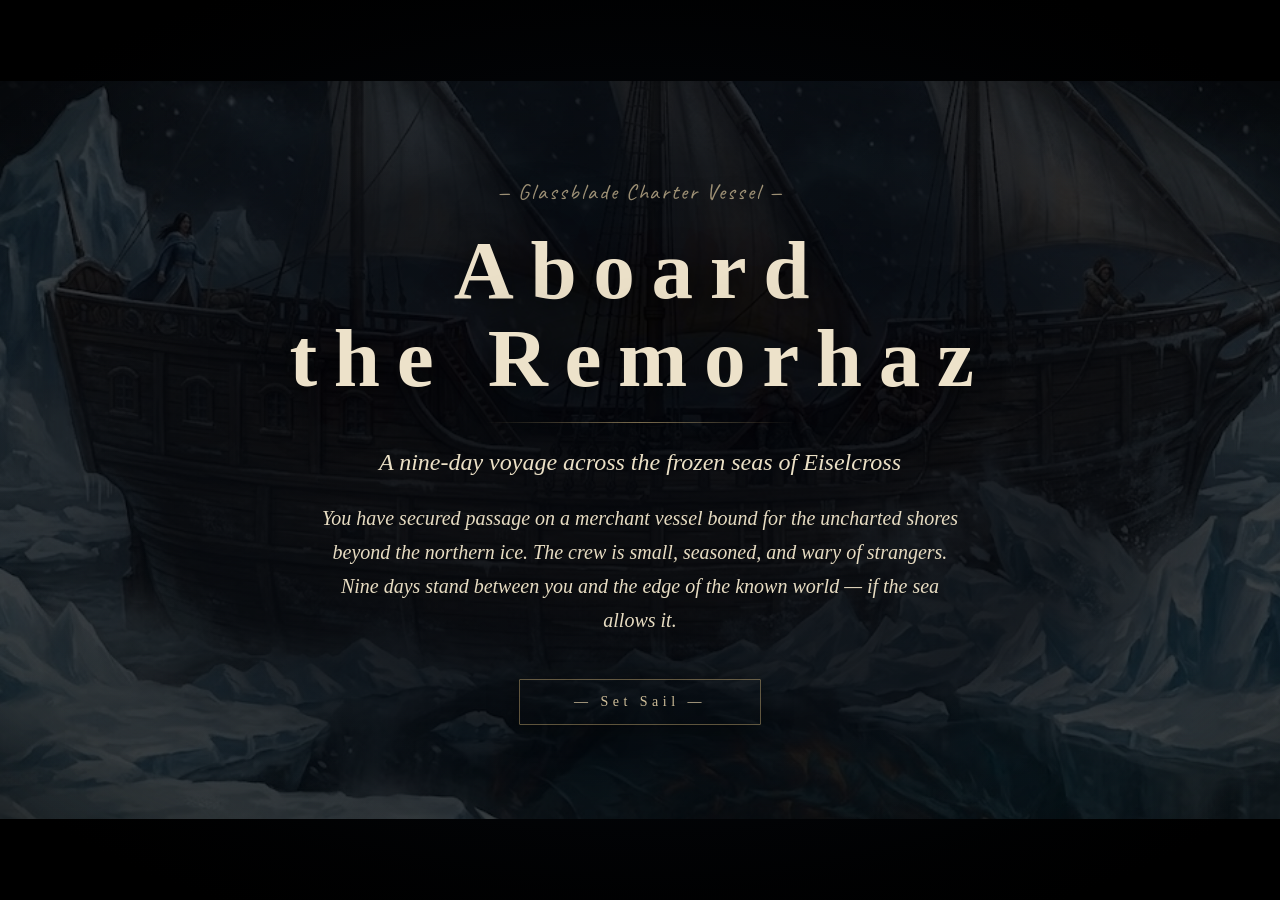
<file: index.html>
<!doctype html>
<html lang="en">
<head>
<meta charset="utf-8" />
<meta name="viewport" content="width=device-width, initial-scale=1, viewport-fit=cover"/>
<title>Aboard the Remorhaz — Logbook</title>
<link rel="stylesheet" href="shared.css">
<script src="state.js"></script>
<script src="coach.js"></script>
<style>
  /* shared.css provides: tokens, reset, backdrop, snow, corners, buttons, back-btn */

  /* Hub overrides — backdrop and snow are position:absolute here
     because they live inside .stage which is already position:fixed */
  .backdrop { position: absolute; }
  .snow     { position: absolute; }

  /* ========== STAGE ========== */
  .stage {
    position: fixed;
    inset: 0;
    /* clip, not hidden: `hidden` makes this a scroll container, and the closed
       panel parked at translateX(110%) gives it six hundred-odd pixels of
       hidden scroll. Focusing anything inside the panel would scroll the ship
       out of frame and leave it there. `clip` crops identically and does not
       scroll. The `hidden` below it is the fallback for browsers that do not
       know `clip` — the old behaviour, not no behaviour. */
    overflow: hidden;
    overflow: clip;
  }

  /* Vignette overlay */
  .vignette {
    position: absolute; inset: 0;
    background: radial-gradient(ellipse 75% 65% at 50% 50%, transparent 50%, rgba(0,0,0,0.55) 100%);
    pointer-events: none;
    z-index: 6;
  }

  /* Frame chrome — header & footer */
  .chrome {
    position: absolute;
    z-index: 8;
    pointer-events: none;
    color: var(--paper-dim);
  }
  .chrome-top {
    top: 22px; left: 50%; transform: translateX(-50%);
    text-align: center;
  }
  .chrome-top .eyebrow {
    font-family: "Caveat", cursive;
    font-size: 18px;
    letter-spacing: 0.04em;
    color: var(--paper-deep);
  }
  .chrome-top h1 {
    font-family: "IM Fell English SC", serif;
    font-weight: 400;
    font-size: 36px;
    letter-spacing: 0.18em;
    color: var(--paper);
    text-shadow: 0 1px 0 rgba(0,0,0,0.6), 0 0 22px rgba(0,0,0,0.4);
  }
  .chrome-top .sub {
    margin-top: 4px;
    font-family: "IM Fell English", serif;
    font-style: italic;
    font-size: 15px;
    color: var(--paper-dim);
    letter-spacing: 0.04em;
  }
  .chrome-top .rule {
    margin: 8px auto 0;
    width: 220px;
    height: 1px;
    background: linear-gradient(90deg, transparent, var(--paper-deep), transparent);
  }

  .chrome-bottom-left {
    bottom: 20px; left: 28px;
    font-family: "Caveat", cursive;
    font-size: 17px;
    color: var(--paper-deep);
    max-width: 280px;
  }
  .ai-note {
    margin-top: 10px;
    font-family: "IM Fell English", serif;
    font-size: 13px; font-style: italic; line-height: 1.45;
    color: var(--paper-deep);
    opacity: 0.85;
  }
  .chrome-bottom-left .compass {
    font-family: "IM Fell English SC", serif;
    font-size: 14px;
    letter-spacing: 0.2em;
    color: var(--paper-dim);
    margin-bottom: 2px;
  }

  /* Ship SVG container */
  .ship-wrap {
    position: absolute;
    inset: 0;
    display: flex; align-items: center; justify-content: center;
  }
  .ship-svg {
    width: min(96vw, 1800px);
    height: auto;
    max-height: 96vh;
    filter: drop-shadow(0 30px 50px rgba(0,0,0,0.6));
    z-index: 2;
  }

  /* Ship rocking */
  .ship-rock {
    transform-origin: 850px 800px;
    animation: rock 8.5s ease-in-out infinite;
  }
  @keyframes rock {
    0%, 100% { transform: rotate(-1.1deg) translateY(0); }
    50%      { transform: rotate(1.1deg)  translateY(-6px); }
  }

  /* Lantern flicker */
  .flicker {
    animation: flicker 3.2s ease-in-out infinite;
    transform-origin: center;
  }
  .flicker-2 { animation-duration: 2.1s; animation-delay: -0.7s; }
  .flicker-3 { animation-duration: 4.4s; animation-delay: -1.4s; }
  @keyframes flicker {
    0%, 100% { opacity: 0.85; }
    40%      { opacity: 1.0; }
    55%      { opacity: 0.72; }
    70%      { opacity: 0.95; }
  }

  /* Amulet sparkle */
  .amulet-glint {
    transform-origin: center;
    animation: amulet 5.5s ease-in-out infinite;
  }
  @keyframes amulet {
    0%, 70%, 100% { opacity: 0; transform: scale(0.8); }
    78%           { opacity: 1; transform: scale(1.4); }
    86%           { opacity: 0; transform: scale(0.8); }
  }

  /* Net sway */
  .sway {
    transform-origin: 660px 605px;
    animation: sway 6.2s ease-in-out infinite;
  }
  @keyframes sway {
    0%, 100% { transform: rotate(-1.2deg); }
    50%      { transform: rotate(1.2deg); }
  }

  /* Sail flap */
  .sail-flap {
    transform-origin: 850px 200px;
    animation: sailflap 7s ease-in-out infinite;
  }
  @keyframes sailflap {
    0%, 100% { transform: skewX(-1.3deg); }
    50%      { transform: skewX(1.0deg); }
  }

  /* ========== HOTSPOTS ========== */
  .hotspot {
    cursor: pointer;
    transition: transform 0.25s ease;
  }
  .hotspot .ring-outer {
    fill: none;
    stroke: var(--paper);
    stroke-width: 2;
    stroke-dasharray: 4 3;
    opacity: 0.35;
    transition: opacity 0.25s ease, stroke 0.25s ease;
  }
  .hotspot .ring-inner {
    fill: none;
    stroke: var(--lamp);
    stroke-width: 2.5;
    opacity: 0;
    transition: opacity 0.25s ease;
  }
  .hotspot .glow {
    opacity: 0;
    transition: opacity 0.35s ease;
  }
  .hotspot .portrait-clip-img {
    transition: transform 0.4s ease;
  }
  .hotspot:hover .ring-outer { opacity: 0.85; stroke: var(--lamp); }
  .hotspot:hover .ring-inner { opacity: 1; }
  .hotspot:hover .glow { opacity: 1; }
  .hotspot:hover .portrait-clip-img { transform: scale(1.06); }
  /* A keyboard player has to see what a cursor sees. The shared :focus-visible
     outline does not paint reliably on an SVG <g>, so focus lights the rings
     the same way hover does. */
  .hotspot:focus-visible .ring-outer { opacity: 0.85; stroke: var(--lamp); }
  .hotspot:focus-visible .ring-inner { opacity: 1; }
  .hotspot:focus-visible .glow { opacity: 1; }
  .hotspot:focus-visible .portrait-clip-img { transform: scale(1.06); }
  .hotspot.is-active .ring-inner { opacity: 1; }
  .hotspot.is-active .ring-outer { stroke: var(--lamp); opacity: 0.9; }

  .hotspot-label {
    font-family: "IM Fell English SC", serif;
    font-size: 14px;
    letter-spacing: 0.16em;
    fill: var(--paper);
    text-anchor: middle;
    opacity: 0.0;
    transition: opacity 0.25s ease;
    pointer-events: none;
  }
  .hotspot:hover + .hotspot-label,
  .hotspot:focus-visible + .hotspot-label,
  .hotspot:hover .hotspot-label,
  .hotspot.is-active + .hotspot-label {
    opacity: 1;
  }

  /* Tooltip (HTML, follows cursor area) */
  .tooltip {
    position: absolute;
    z-index: 12;
    pointer-events: none;
    background: linear-gradient(180deg, color-mix(in oklch, var(--paper) 96%, transparent), color-mix(in oklch, var(--paper-dim) 92%, transparent));
    color: var(--ink);
    padding: 10px 14px 11px;
    border: 1px solid color-mix(in oklch, var(--paper-deep) 70%, black);
    box-shadow: 0 10px 24px rgba(0,0,0,0.6), inset 0 0 0 1px rgba(255,255,255,0.25);
    max-width: 280px;
    transform: translate(-50%, calc(-100% - 18px));
    opacity: 0;
    transition: opacity 0.18s ease;
    border-radius: 2px;
    font-family: "IM Fell English", serif;
  }
  .tooltip::after {
    content: "";
    position: absolute;
    left: 50%; bottom: -8px;
    width: 14px; height: 14px;
    transform: translateX(-50%) rotate(45deg);
    background: color-mix(in oklch, var(--paper-dim) 92%, transparent);
    border-right: 1px solid color-mix(in oklch, var(--paper-deep) 70%, black);
    border-bottom: 1px solid color-mix(in oklch, var(--paper-deep) 70%, black);
  }
  .tooltip.visible { opacity: 1; }
  .tooltip .tt-name {
    font-family: "IM Fell English SC", serif;
    font-size: 14px;
    letter-spacing: 0.14em;
    color: var(--ink);
    margin-bottom: 2px;
  }
  .tooltip .tt-role {
    font-family: "Caveat", cursive;
    font-size: 16px;
    color: var(--paper-deep);
    margin-bottom: 6px;
    line-height: 1;
  }
  .tooltip .tt-line {
    font-style: italic;
    font-size: 14px;
    color: var(--ink);
    line-height: 1.35;
  }
  .tooltip .tt-day {
    margin-top: 8px;
    font-family: "IM Fell English SC", serif;
    font-size: 14px;
    letter-spacing: 0.18em;
    color: var(--paper-deep);
  }

  /* ========== ROPE / DAY PROGRESS ========== */
  .voyage {
    position: absolute;
    right: 38px;
    top: 50%;
    transform: translateY(-50%);
    z-index: 9;
    width: 92px;
    height: 720px;
    display: flex;
    flex-direction: column;
    align-items: center;
    pointer-events: none;
  }
  .voyage-title {
    font-family: "IM Fell English SC", serif;
    font-size: 15px;
    letter-spacing: 0.22em;
    color: var(--paper-dim);
    writing-mode: vertical-rl;
    transform: rotate(180deg);
    position: absolute;
    left: -22px; top: 90px;
    height: 540px;
    text-align: center;
  }
  .rope-line {
    position: absolute;
    left: 50%; top: 30px; bottom: 30px;
    width: 4px;
    background:
      repeating-linear-gradient(180deg,
        var(--rope) 0 6px,
        var(--rope-dark) 6px 10px);
    transform: translateX(-50%);
    border-radius: 2px;
    box-shadow: 0 0 10px rgba(0,0,0,0.6);
  }
  .rope-line::before, .rope-line::after {
    content: "";
    position: absolute;
    left: 50%; width: 16px; height: 16px;
    transform: translateX(-50%);
    background: var(--rope);
    border-radius: 50%;
    box-shadow: inset -2px -2px 4px rgba(0,0,0,0.5), 0 2px 4px rgba(0,0,0,0.6);
  }
  .rope-line::before { top: -10px; }
  .rope-line::after  { bottom: -10px; }

  .knots {
    position: absolute;
    top: 24px; bottom: 24px;
    left: 0; right: 0;
    display: flex;
    flex-direction: column;
    justify-content: space-between;
    align-items: center;
    pointer-events: auto;
  }
  .knot {
    position: relative;
    width: 56px;
    height: 56px;
    display: flex; align-items: center; justify-content: center;
    background: transparent;
    border: none;
    cursor: pointer;
    color: var(--paper-dim);
    font-family: "IM Fell English SC", serif;
    font-size: 14px;
    letter-spacing: 0.08em;
    padding: 0;
  }
  .knot .bead {
    width: 30px; height: 30px;
    border-radius: 50%;
    background: radial-gradient(circle at 35% 30%, var(--rope), var(--rope-dark) 70%, #2a1f12 100%);
    box-shadow: inset -3px -4px 6px rgba(0,0,0,0.55), 0 3px 6px rgba(0,0,0,0.6);
    position: relative;
    transition: box-shadow 0.25s, transform 0.2s;
  }
  .knot .bead::before {
    /* knot wrap detail */
    content: "";
    position: absolute;
    inset: 4px;
    border-radius: 50%;
    background: repeating-linear-gradient(45deg,
      transparent 0 2px,
      rgba(0,0,0,0.18) 2px 3px);
  }
  .knot .num {
    position: absolute;
    right: -32px;
    width: 28px;
    text-align: left;
    color: var(--paper-dim);
    font-size: 15px;
    letter-spacing: 0.1em;
  }
  .knot .lbl {
    position: absolute;
    right: calc(100% + 8px);
    width: 200px;
    text-align: right;
    font-family: "Caveat", cursive;
    font-size: 16px;
    color: var(--paper-dim);
    line-height: 1.1;
    opacity: 0;
    transition: opacity 0.2s ease;
    pointer-events: none;
    white-space: nowrap;
  }
  .knot:hover .lbl { opacity: 1; }
  .knot:hover .bead { transform: scale(1.12); }
  /* The rope is a record, not a control, unless the dev flag turns the day jump
     back on (see renderKnots) — so the ordinary cursor must not promise a click. */
  .knot.is-static { cursor: default; }

  .knot.is-current .bead {
    background: radial-gradient(circle at 35% 30%, var(--lamp), var(--lamp-warm) 60%, var(--lamp-deep) 100%);
    box-shadow:
      inset -3px -4px 6px rgba(0,0,0,0.4),
      0 0 0 2px color-mix(in oklch, var(--lamp) 55%, transparent),
      0 0 18px color-mix(in oklch, var(--lamp) 70%, transparent);
    animation: knotpulse 2.4s ease-in-out infinite;
  }
  @keyframes knotpulse {
    0%, 100% { box-shadow: inset -3px -4px 6px rgba(0,0,0,0.4), 0 0 0 2px color-mix(in oklch, var(--lamp) 55%, transparent), 0 0 12px color-mix(in oklch, var(--lamp) 60%, transparent); }
    50%      { box-shadow: inset -3px -4px 6px rgba(0,0,0,0.4), 0 0 0 3px color-mix(in oklch, var(--lamp) 75%, transparent), 0 0 26px color-mix(in oklch, var(--lamp) 90%, transparent); }
  }
  .knot.is-current .num,
  .knot.is-current .lbl { color: var(--lamp); opacity: 1; }

  .knot.is-done .bead {
    background: radial-gradient(circle at 35% 30%, oklch(0.62 0.05 60), oklch(0.42 0.05 55) 70%, #1c1108 100%);
    box-shadow: inset -3px -4px 6px rgba(0,0,0,0.6), 0 2px 5px rgba(0,0,0,0.6);
  }
  .knot.is-done .bead::after {
    content: "✓";
    position: absolute;
    inset: 0;
    display: flex; align-items: center; justify-content: center;
    font-family: "IM Fell English SC", serif;
    color: var(--paper);
    font-size: 17px;
    text-shadow: 0 1px 2px rgba(0,0,0,0.8);
  }
  .knot.is-done .num { color: var(--paper-dim); }

  .voyage-foot {
    position: absolute;
    bottom: -28px;
    left: 50%;
    transform: translateX(-50%);
    font-family: "Caveat", cursive;
    font-size: 16px;
    color: var(--paper-deep);
    white-space: nowrap;
  }

  /* Thirteen of these were written — one per crew member per day — and none had
     ever rendered: both consumers reach them through `|| eff.hook`, and the
     value on the left is always present. They read as epigraphs rather than
     speech, so that is how they are set. */
  .panel-hook {
    font-family: "IM Fell English", serif;
    font-style: italic;
    font-size: 16px;
    line-height: 1.5;
    color: var(--lamp-warm);
    margin-bottom: 14px;
    padding-left: 14px;
    border-left: 2px solid color-mix(in oklch, var(--lamp-warm) 40%, transparent);
  }
  .panel-hook:empty { display: none; }

  /* ========== MODAL / SIDE PANEL ========== */
  .modal-shroud {
    position: absolute;
    inset: 0;
    background: radial-gradient(ellipse at center, rgba(8,14,24,0.55), rgba(2,4,8,0.85));
    backdrop-filter: blur(3px);
    -webkit-backdrop-filter: blur(3px);
    z-index: 20;
    opacity: 0;
    pointer-events: none;
    transition: opacity 0.32s ease;
  }
  .modal-shroud.open { opacity: 1; pointer-events: auto; }

  .panel {
    position: absolute;
    right: 0; top: 0; bottom: 0;
    width: 600px;
    background:
      radial-gradient(circle at 18% 0%, color-mix(in oklch, var(--lamp) 14%, transparent), transparent 55%),
      linear-gradient(180deg, oklch(0.94 0.035 78), oklch(0.83 0.045 76) 60%, oklch(0.74 0.05 70));
    color: var(--ink);
    z-index: 21;
    transform: translateX(110%);
    transition: transform 0.45s cubic-bezier(0.7, 0, 0.2, 1);
    box-shadow: -28px 0 60px rgba(0,0,0,0.65), inset 22px 0 40px rgba(0,0,0,0.18);
    padding: 38px 44px 26px;
    overflow-y: auto;
    border-left: 1px solid color-mix(in oklch, var(--ink) 30%, transparent);
  }
  .panel.open { transform: translateX(0); }
  /* These three take focus only so a reader lands inside the dialog; they are
     not controls, and the shared focus ring on a container edge reads as a
     stray border rather than as "you are here". The controls inside keep it. */
  .panel:focus-visible,
  .cin-npc:focus-visible,
  .cin-day:focus-visible { outline: none; }
  .panel::before {
    /* parchment texture */
    content: "";
    position: absolute; inset: 0;
    pointer-events: none;
    background-image:
      radial-gradient(800px 600px at 90% 110%, rgba(60,40,20,0.18), transparent 60%),
      radial-gradient(2px 2px at 12% 22%, rgba(60,40,20,0.12), transparent 60%),
      radial-gradient(1px 1px at 73% 41%, rgba(60,40,20,0.1), transparent 60%),
      radial-gradient(2px 2px at 24% 78%, rgba(60,40,20,0.15), transparent 60%),
      radial-gradient(1px 1px at 51% 12%, rgba(60,40,20,0.08), transparent 60%);
    mix-blend-mode: multiply;
    opacity: 0.6;
  }
  .panel-close {
    position: absolute;
    top: 20px; right: 22px;
    background: transparent;
    border: 1px solid color-mix(in oklch, var(--ink) 40%, transparent);
    color: var(--ink);
    font-family: "IM Fell English SC", serif;
    font-size: 15px;
    letter-spacing: 0.18em;
    padding: 8px 14px;
    cursor: pointer;
    border-radius: 1px;
    transition: background 0.2s, color 0.2s;
  }
  .panel-close:hover {
    background: var(--ink);
    color: var(--paper);
  }
  .panel .eyebrow {
    font-family: "Caveat", cursive;
    font-size: 18px;
    color: var(--paper-deep);
    letter-spacing: 0.02em;
  }
  .panel .day-tag {
    font-family: "IM Fell English SC", serif;
    font-size: 15px;
    letter-spacing: 0.24em;
    color: var(--blood);
    margin-top: 6px;
  }
  .panel h2 {
    font-family: "IM Fell English SC", serif;
    font-weight: 400;
    font-size: 40px;
    letter-spacing: 0.06em;
    color: var(--ink);
    line-height: 1.05;
    margin: 4px 0 2px;
  }
  .panel h3 {
    font-family: "Caveat", cursive;
    font-weight: 400;
    font-size: 24px;
    color: var(--paper-deep);
    margin-bottom: 14px;
    letter-spacing: 0.01em;
  }
  .panel-portrait-wrap {
    display: flex;
    align-items: center;
    gap: 18px;
    margin-bottom: 14px;
  }
  .panel-portrait {
    width: 110px; height: 110px;
    border-radius: 50%;
    background-position: center;
    background-size: cover;
    border: 3px solid color-mix(in oklch, var(--ink) 65%, transparent);
    box-shadow:
      0 0 0 5px color-mix(in oklch, var(--paper-deep) 50%, transparent),
      0 10px 22px rgba(0,0,0,0.4);
    flex-shrink: 0;
  }
  .panel-stats {
    flex: 1;
  }
  .panel-stats .stat {
    display: flex;
    justify-content: space-between;
    border-bottom: 1px dotted color-mix(in oklch, var(--ink) 35%, transparent);
    padding: 4px 0;
    font-size: 18px;
  }
  .panel-stats .stat span:first-child {
    font-family: "IM Fell English SC", serif;
    font-size: 14px;
    letter-spacing: 0.16em;
    color: var(--paper-deep);
  }
  .panel-stats .stat span:last-child {
    font-style: italic;
    color: var(--ink);
  }
  .panel hr.rule {
    border: none;
    height: 1px;
    background: linear-gradient(90deg, transparent, color-mix(in oklch, var(--ink) 45%, transparent), transparent);
    margin: 12px 0;
  }
  .panel .dialogue {
    position: relative;
    font-family: "IM Fell English", serif;
    font-size: 20px;
    font-style: italic;
    line-height: 1.52;
    color: var(--ink);
    padding: 8px 0 8px 28px;
    margin-bottom: 12px;
  }
  .panel .activity {
    background: color-mix(in oklch, var(--paper-deep) 22%, transparent);
    border-left: 3px solid var(--blood);
    padding: 11px 16px;
    margin-bottom: 14px;
  }
  .panel .activity .ah {
    font-family: "IM Fell English SC", serif;
    font-size: 15px;
    letter-spacing: 0.22em;
    color: var(--blood);
    margin-bottom: 4px;
  }
  .panel .activity .at {
    font-family: "IM Fell English", serif;
    font-size: 18px;
    color: var(--ink);
    line-height: 1.42;
  }
  .panel .panel-actions {
    display: flex;
    gap: 12px;
    margin-top: 14px;
  }
  .panel button.primary,
  .panel button.secondary {
    font-family: "IM Fell English SC", serif;
    font-size: 17px;
    letter-spacing: 0.18em;
    padding: 12px 18px;
    cursor: pointer;
    border-radius: 1px;
    transition: all 0.2s ease;
  }
  .panel button.primary {
    background: var(--ink);
    color: var(--paper);
    border: 1px solid var(--ink);
  }
  .panel button.primary:hover {
    background: var(--blood);
    border-color: var(--blood);
  }
  .panel button.secondary {
    background: transparent;
    color: var(--ink);
    border: 1px solid color-mix(in oklch, var(--ink) 40%, transparent);
  }
  .panel button.secondary:hover {
    background: color-mix(in oklch, var(--ink) 12%, transparent);
  }
  /* A locked action used to light up on hover and accept a click that did
     nothing, with the reason buried in the status line. Disabled has to read as
     disabled: drained of ink, dashed rather than solid, and a cursor that says
     so before the player spends a click finding out. */
  .panel button.primary:disabled,
  .panel button.primary:disabled:hover,
  .panel button.secondary:disabled,
  .panel button.secondary:disabled:hover {
    background: transparent;
    color: color-mix(in oklch, var(--ink) 45%, transparent);
    border: 1px dashed color-mix(in oklch, var(--ink) 28%, transparent);
    cursor: not-allowed;
  }
  .panel .status-line {
    margin-top: 18px;
    font-family: "Caveat", cursive;
    font-size: 22px;
    color: var(--blood);
    min-height: 22px;
  }

  /* Compass rosette decoration bottom right */
  .compass-deco {
    position: absolute;
    bottom: 28px; right: 160px;
    width: 110px; height: 110px;
    opacity: 0.55;
    z-index: 7;
    pointer-events: none;
  }

  /* Hide tooltip when shroud is open */
  .modal-shroud.open ~ .tooltip { opacity: 0 !important; }

  /* ── RESTART BUTTON ── */
  .restart-btn {
    display: block; margin-top: 14px;
    font-family: "IM Fell English SC", serif; font-size: 14px;
    letter-spacing: 0.2em; color: var(--paper);
    background: rgba(110,15,15,0.55); border: 1px solid var(--blood);
    padding: 9px 18px; cursor: pointer; border-radius: 1px;
    transition: color 0.2s, border-color 0.2s, background 0.2s, opacity 0.2s;
    opacity: 0.88; pointer-events: auto;
    box-shadow: 0 0 16px rgba(120,15,15,0.35);
  }
  .restart-btn:hover { background: var(--blood); border-color: var(--blood); opacity: 1; }

  /* ── OBJECTIVE BAR — the hub always says what to do next ──
     The hub used to explain itself in a bottom-left note in a handwriting face
     that opened "Hover over any of the crew members" — an instruction a touch
     player cannot follow and a mouse player had to go looking for. This is the
     same job done where a player actually looks, naming the next step instead
     of the controls. Its text comes from Remorhaz.nextStep(), the same answer
     that decides which ring is glowing, so the two cannot disagree. */
  .objective-bar {
    position: fixed; z-index: 9;
    top: 16px; left: 50%; transform: translateX(-50%);
    max-width: min(92vw, 760px);
    padding: 9px 28px 11px;
    text-align: center;
    background: linear-gradient(180deg,
      color-mix(in oklch, var(--plank) 94%, transparent),
      color-mix(in oklch, var(--sea-deep) 96%, transparent));
    border: 1px solid color-mix(in oklch, var(--lamp) 42%, transparent);
    border-radius: 3px;
    box-shadow: 0 6px 26px rgba(0,0,0,0.55), inset 0 0 22px rgba(0,0,0,0.35);
    /* Never intercepts a click: it sits over the top of the rigging, and the
       crow's nest hotspot is up there. */
    pointer-events: none;
  }
  .objective-bar .obj-day {
    display: block;
    font-family: "IM Fell English SC", serif;
    font-size: 14px; letter-spacing: 0.22em;
    color: var(--lamp);
    margin-bottom: 2px;
  }
  .objective-bar .obj-text {
    display: block;
    font-family: "IM Fell English", serif;
    font-size: 22px; line-height: 1.35;
    color: var(--paper);
  }
  .objective-bar.is-resting .obj-text {
    color: var(--paper-dim); font-style: italic;
  }
  @media (max-width: 860px) {
    html .objective-bar { top: 8px; padding: 7px 14px 9px; max-width: 95vw; }
    html .objective-bar .obj-text { font-size: 18px; }
    html .objective-bar .obj-day  { font-size: 12px; letter-spacing: 0.16em; }
  }

  /* ── "DO THIS NEXT" — ONE GOLD RING AT A TIME ──
     Driven by Remorhaz.nextStep(), so the ring, the objective banner and the
     crew panel can never disagree about whose turn it is. This replaces a glow
     that only ever appeared on Thorgrim: every other day of the voyage, the
     player had to guess who to click.

     The expanding ping is its own circle so the portrait and its rings are
     untouched. SVG elements need transform-box: fill-box or they scale from
     the canvas origin instead of their own centre. */
  @keyframes attnPulse {
    0%, 100% { opacity: 0.78; }
    50%      { opacity: 1; }
  }
  @keyframes attnPing {
    0%   { transform: scale(1);    opacity: 0.55; }
    70%  { transform: scale(1.75); opacity: 0; }
    100% { transform: scale(1.75); opacity: 0; }
  }
  .hotspot.needs-attention .ring-inner {
    opacity: 1;
    stroke: var(--lamp);
    stroke-width: 4;
    animation: attnPulse 1.9s ease-in-out infinite;
  }
  .hotspot.needs-attention .ring-outer {
    opacity: 0.9;
    stroke: var(--lamp);
    stroke-width: 2.5;
  }
  .hotspot.needs-attention .glow { opacity: 0.9; }
  .attn-ping {
    fill: none; stroke: var(--lamp); stroke-width: 3;
    opacity: 0; pointer-events: none;
    transform-box: fill-box; transform-origin: center;
  }
  .hotspot.needs-attention .attn-ping {
    animation: attnPing 2.4s cubic-bezier(0.2, 0.6, 0.35, 1) infinite;
  }
  /* Labels are hover-only, and a touch player never hovers — so the ring that
     is asking to be clicked says who it belongs to, always. */
  .hotspot.needs-attention + .hotspot-label {
    opacity: 1;
    fill: var(--lamp);
  }
  /* The indicator must survive motion removal; it just stops moving. The
     global reduce rule in shared.css only shortens durations, which would
     leave this as an invisible one-frame flicker. */
  @media (prefers-reduced-motion: reduce) {
    .hotspot.needs-attention .ring-inner {
      animation-name: none; opacity: 1; stroke-width: 5;
    }
    .hotspot.needs-attention .attn-ping {
      animation-name: none; opacity: 0.5;
    }
  }

  /* ── NPC / CHARACTER CINEMATIC OVERLAY ── */
  .cin-npc {
    position: fixed; inset: 0; z-index: 50;
    pointer-events: none; opacity: 0;
    transition: opacity 0.7s ease;
  }
  .cin-npc.active { opacity: 1; pointer-events: auto; }

  .cin-npc-bg {
    position: absolute; inset: 0;
    background-size: cover; background-position: center top;
    filter: brightness(0.58) saturate(0.82);
    transform: scale(1.04);
  }
  .cin-npc.active .cin-npc-bg {
    animation: cinNpcZoom 18s ease-out infinite alternate;
  }
  @keyframes cinNpcZoom {
    from { transform: scale(1.02); }
    to   { transform: scale(1.07); }
  }

  .cin-npc-gradient {
    position: absolute; inset: 0;
    background: linear-gradient(
      108deg,
      rgba(0,0,0,0.88) 0%,
      rgba(0,0,0,0.52) 30%,
      rgba(0,0,0,0.04) 56%,
      rgba(0,0,0,0.22) 100%
    );
  }

  .cin-npc-content {
    position: absolute; top: 0; left: 0; bottom: 0;
    width: 50%; max-width: 580px;
    display: flex; flex-direction: column;
    justify-content: center;
    padding: 0 5% 0 7%; gap: 12px;
    opacity: 0; transform: translateX(-22px);
    transition: opacity 0.75s ease 0.4s, transform 0.75s ease 0.4s;
  }
  .cin-npc.active .cin-npc-content { opacity: 1; transform: translateX(0); }

  .cin-npc-eyebrow {
    font-family: "Caveat", cursive; font-size: 22px;
    color: rgba(210,190,152,0.72); letter-spacing: 0.08em;
  }
  .cin-npc-name {
    font-family: "IM Fell English SC", serif;
    font-size: clamp(36px, 4.9vw, 80px);
    color: #e4d8c2; letter-spacing: 0.1em; line-height: 1.05;
    text-shadow: 0 2px 22px rgba(0,0,0,0.85); margin: 0;
  }
  .cin-npc-role {
    font-family: "Caveat", cursive; font-size: 26px;
    color: rgba(204,180,140,0.9);
  }
  .cin-npc-rule {
    width: 200px; height: 1px;
    background: linear-gradient(90deg, rgba(210,172,102,0.55), transparent);
    margin: 2px 0;
  }
  .cin-npc-quote {
    font-family: "IM Fell English", serif; font-style: italic;
    font-size: 19px; color: rgba(208,192,165,0.88);
    line-height: 1.72; max-width: 480px; margin: 0;
  }
  .cin-npc-btn {
    margin-top: 14px;
    font-family: "IM Fell English SC", serif; font-size: 14px;
    letter-spacing: 0.22em; color: rgba(224,204,162,0.9);
    background: transparent; border: 1px solid rgba(200,168,102,0.4);
    padding: 12px 30px; cursor: pointer;
    transition: all 0.28s ease; border-radius: 1px; width: fit-content;
  }
  .cin-npc-btn:hover {
    border-color: rgba(200,168,102,0.9);
    background: rgba(200,168,102,0.12);
    color: #e4d8c2;
  }
  /* Same rule in the cinematic: "NOT YET AVAILABLE" must not glow back at you.
     The :hover pair is listed too — equal specificity, so source order alone
     would be doing the work otherwise. */
  .cin-npc-btn:disabled,
  .cin-npc-btn:disabled:hover {
    color: rgba(224,204,162,0.32);
    background: transparent;
    border: 1px dashed rgba(200,168,102,0.22);
    cursor: not-allowed;
  }

  /* ── DIALOGUE RESPONSE OPTIONS ── */
  .cin-npc-options {
    display: flex; flex-direction: column; gap: 8px;
    margin-top: 14px; width: 100%; max-width: 480px;
  }
  .cin-opt-btn {
    font-family: "IM Fell English", serif; font-style: italic;
    font-size: 17px; color: rgba(230,210,168,0.82);
    background: rgba(0,0,0,0.32); border: 1px solid rgba(218,186,122,0.28);
    padding: 10px 16px; cursor: pointer; border-radius: 1px; text-align: left;
    transition: all 0.2s ease; line-height: 1.45;
  }
  .cin-opt-btn:hover {
    background: rgba(218,186,122,0.12); border-color: rgba(218,186,122,0.6);
    color: #ede2ca;
  }
  .cin-npc-reaction {
    font-family: "IM Fell English", serif; font-style: italic;
    font-size: 19px; color: rgba(230,210,168,0.9); line-height: 1.65;
    margin-top: 12px; max-width: 480px;
    display: none; padding-top: 12px;
    border-top: 1px solid rgba(218,186,122,0.22);
  }
  .cin-npc-reaction.visible { display: block; }
  .cin-npc-influence {
    font-family: "Caveat", cursive; font-size: 18px;
    margin-top: 6px; display: none;
  }
  .cin-npc-influence.visible { display: block; }
  .cin-npc-influence.pos { color: rgba(120,220,90,0.9); }
  .cin-npc-influence.neg { color: rgba(220,80,60,0.9); }
  .cin-npc-actions {
    margin-top: 16px; display: none; flex-direction: column; gap: 10px;
  }
  .cin-npc-actions.visible { display: flex; }
  .cin-npc-btn-sec {
    font-family: "IM Fell English SC", serif; font-size: 14px;
    letter-spacing: 0.22em; color: rgba(210,190,152,0.65);
    background: transparent; border: 1px solid rgba(218,186,122,0.2);
    padding: 10px 28px; cursor: pointer; transition: all 0.28s ease;
    border-radius: 1px; width: fit-content;
  }
  .cin-npc-btn-sec:hover { color: rgba(230,210,168,0.9); border-color: rgba(218,186,122,0.5); }

  /* ── DAY TRANSITION CINEMATIC ── */
  .cin-day {
    position: fixed; inset: 0; z-index: 60;
    background: #010306;
    display: flex; align-items: center; justify-content: center;
    pointer-events: none; opacity: 0;
    transition: opacity 1.3s ease;
  }
  .cin-day.active { opacity: 1; pointer-events: auto; cursor: pointer; }

  .cin-day-stars-canvas {
    position: absolute; inset: 0; pointer-events: none;
  }

  .cin-day-body {
    position: relative; z-index: 1;
    display: flex; flex-direction: column;
    align-items: center; text-align: center; gap: 14px;
    opacity: 0; transform: translateY(20px);
    transition: opacity 1.1s ease 0.9s, transform 1.1s ease 0.9s;
  }
  .cin-day.active .cin-day-body { opacity: 1; transform: translateY(0); }

  .cin-day-prev-lbl {
    font-family: "Caveat", cursive; font-size: 17px;
    color: rgba(180,162,128,0.58); letter-spacing: 0.14em;
  }
  .cin-day-number {
    font-family: "IM Fell English SC", serif;
    font-size: clamp(52px, 9vw, 126px);
    color: rgba(228,214,180,0.9); letter-spacing: 0.15em; line-height: 1;
    text-shadow: 0 0 80px rgba(200,168,98,0.3), 0 2px 22px rgba(0,0,0,0.9);
  }
  .cin-day-rule {
    width: 220px; height: 1px;
    background: linear-gradient(90deg, transparent, rgba(200,168,100,0.45), transparent);
  }
  .cin-day-event-lbl {
    font-family: "IM Fell English", serif; font-style: italic;
    font-size: 21px; color: rgba(204,186,152,0.85); letter-spacing: 0.04em;
  }
  .cin-day-hint {
    margin-top: 18px; font-family: "Caveat", cursive; font-size: 15px;
    color: rgba(158,144,114,0.5); letter-spacing: 0.1em;
    animation: cinHintBlink 2.8s ease infinite 2s;
  }
  @keyframes cinHintBlink {
    0%, 55%, 100% { opacity: 0.5; }
    28% { opacity: 1; }
  }

  /* ── NARROW WINDOWS ──
     The hub is a fixed, full-bleed frame: a 1700-unit ship centred in the
     viewport with the voyage rope pinned to the right edge at a flat 720px
     tall. Below the shared breakpoint that rope lands on top of the ship and
     its last knots fall off the bottom of the screen. So the frame gives way
     to an ordinary scrolling column — the day's orders, then the ship, then
     the rope laid along the foot. Anything that reads client coordinates (the
     tooltip) or has to cover the screen (the shroud, the panel) goes fixed so
     it stays put while the column scrolls. */
  @media (max-width: 860px) {
    .stage {
      /* relative, not static: the tooltip and every part of the rope are
         absolutely positioned and need this box to measure against. */
      position: relative;
      inset: auto;
      overflow: visible;
      min-height: 100vh;
      padding-bottom: 26px;
    }
    /* These stay viewport-sized and the column scrolls past them. Keeping them
       positioned also keeps the backdrop's z-index:0 from painting over an
       in-flow ship. */
    .backdrop, .snow, .vignette { position: fixed; }

    .chrome-bottom-left {
      position: relative;
      bottom: auto; left: auto;
      max-width: none;
      padding: 58px 22px 0;
    }

    .ship-wrap {
      position: relative;
      z-index: 2;
      inset: auto;
      display: block;
      margin-top: 10px;
      /* The cross-section cannot shrink past the point where a portrait stops
         being something you can aim at, so the ship keeps a floor width and
         the deck scrolls sideways inside its own box rather than the page
         doing it. Focusing a crew member scrolls them into view. */
      overflow-x: auto;
    }
    .ship-svg { width: 100%; min-width: 680px; max-height: none; }
    /* Label text is in viewBox units, so it shrinks with the ship. */
    .hotspot-label { font-size: 22px; }

    .tooltip { position: fixed; max-width: 220px; }

    /* The rope lies along the foot of the page instead of down the side. */
    .voyage {
      position: relative;
      right: auto; top: auto;
      transform: none;
      width: auto;
      height: 148px;
      margin-top: 8px;
    }
    .voyage-title {
      writing-mode: horizontal-tb;
      transform: none;
      left: 0; right: 0; top: 2px;
      height: auto;
      text-align: center;
      font-size: 13px;
    }
    .rope-line {
      left: 20px; right: 20px; top: 58px; bottom: auto;
      width: auto; height: 4px;
      transform: none;
      background:
        repeating-linear-gradient(90deg,
          var(--rope) 0 6px,
          var(--rope-dark) 6px 10px);
    }
    .rope-line::before { top: 50%; left: -8px; transform: translateY(-50%); }
    .rope-line::after  { top: 50%; bottom: auto; left: auto; right: -8px; transform: translateY(-50%); }

    .knots {
      flex-direction: row;
      top: 32px; bottom: auto; height: 56px;
      left: 12px; right: 12px;
    }
    .knot { width: auto; flex: 1 1 0; }
    .knot .num {
      right: auto; left: 50%; top: 44px;
      transform: translateX(-50%);
      width: 28px; text-align: center;
    }
    /* An absolutely positioned 200px label still adds scroll width at opacity
       zero, which would drag the whole page sideways at either end of the
       rope — and there is no hover to reveal it on the screens this is for. */
    .knot .lbl { display: none; }
    .voyage-foot { bottom: 6px; }

    .modal-shroud { position: fixed; }
    .panel {
      position: fixed;
      left: 0; width: 100%;
      padding: 34px 22px 24px;
    }
    .panel h2 { font-size: 30px; }
    .panel .dialogue { font-size: 18px; padding-left: 16px; }

    /* Half-width cinematic text on a phone is a column four words across, and
       the left-to-right scrim it relies on for contrast runs out before the
       text does. */
    .cin-npc-content {
      width: auto; right: 0; max-width: none;
      padding: 24px 22px;
      justify-content: flex-start;
      overflow-y: auto;
      gap: 10px;
    }
    .cin-npc-gradient {
      background: linear-gradient(180deg, rgba(0,0,0,0.74), rgba(0,0,0,0.88));
    }
    .cin-npc-quote, .cin-npc-options, .cin-npc-reaction { max-width: none; }
  }
</style>
</head>
<body>

<div class="stage" id="stage">

  <div id="page-fade" class="page-fade in"></div>

  <div class="backdrop"></div>

  <!-- Snow -->
  <div class="snow" id="snow"></div>

  <!-- Corner brackets -->
  <span class="corner tl"></span>
  <span class="corner tr"></span>
  <span class="corner bl"></span>
  <span class="corner br"></span>

  <!-- WHAT TO DO NEXT — the hub's one standing instruction -->
  <div class="objective-bar" id="objectiveBar" role="status" aria-live="polite">
    <span class="obj-day"  id="objectiveDay"></span>
    <span class="obj-text" id="objectiveText"></span>
  </div>

  <!-- Bottom-left logbook label -->
  <div class="chrome chrome-bottom-left">
    <div class="compass">LATITUDE 71° 14' N · LONGITUDE — UNCHARTED</div>
    <div>Click any crew member to speak with them. The glowing gold ring marks whoever is waiting on you now.</div>
    <button class="restart-btn" id="restartBtn">↺ Restart Adventure</button>
    <!-- The project's single AI disclosure. Deliberately the only one: it
         belongs on the home page, once, not repeated across the game. -->
    <p class="ai-note">Made with the assistance of AI tools, including its character and scene art.</p>
  </div>

  <!-- SHIP SVG -->
  <div class="ship-wrap">
    <svg class="ship-svg" viewBox="0 0 1700 1050" xmlns="http://www.w3.org/2000/svg" role="group" aria-label="Cross-section of the sailing vessel Remorhaz">

      <defs>
        <!-- Wood gradient -->
        <linearGradient id="hullGrad" x1="0" y1="0" x2="0" y2="1">
          <stop offset="0%"   stop-color="var(--hull-light)"/>
          <stop offset="55%"  stop-color="var(--hull-mid)"/>
          <stop offset="100%" stop-color="var(--hull-darkest)"/>
        </linearGradient>
        <linearGradient id="deckGrad" x1="0" y1="0" x2="0" y2="1">
          <stop offset="0%"   stop-color="var(--hull-hi)"/>
          <stop offset="100%" stop-color="var(--hull-mid)"/>
        </linearGradient>
        <linearGradient id="interiorGrad" x1="0" y1="0" x2="0" y2="1">
          <stop offset="0%"   stop-color="oklch(0.30 0.08 55)"/>
          <stop offset="60%"  stop-color="oklch(0.18 0.05 45)"/>
          <stop offset="100%" stop-color="oklch(0.10 0.03 40)"/>
        </linearGradient>
        <linearGradient id="sailGrad" x1="0" y1="0" x2="0" y2="1">
          <stop offset="0%"   stop-color="var(--sail)"/>
          <stop offset="100%" stop-color="var(--sail-shadow)"/>
        </linearGradient>
        <linearGradient id="seaGrad" x1="0" y1="0" x2="0" y2="1">
          <stop offset="0%"   stop-color="oklch(0.25 0.06 235)"/>
          <stop offset="100%" stop-color="oklch(0.08 0.03 245)"/>
        </linearGradient>

        <!-- Lantern glow -->
        <radialGradient id="lampGlow" cx="50%" cy="50%" r="50%">
          <stop offset="0%"   stop-color="oklch(0.92 0.18 75)" stop-opacity="0.9"/>
          <stop offset="40%"  stop-color="oklch(0.78 0.18 65)" stop-opacity="0.55"/>
          <stop offset="100%" stop-color="oklch(0.55 0.18 50)" stop-opacity="0"/>
        </radialGradient>

        <!-- Galley warm bath -->
        <radialGradient id="galleyGlow" cx="50%" cy="40%" r="60%">
          <stop offset="0%"   stop-color="oklch(0.78 0.16 70)" stop-opacity="0.55"/>
          <stop offset="55%"  stop-color="oklch(0.55 0.16 55)" stop-opacity="0.30"/>
          <stop offset="100%" stop-color="oklch(0.20 0.10 40)" stop-opacity="0"/>
        </radialGradient>

        <!-- Patterns -->
        <pattern id="planks" x="0" y="0" width="36" height="14" patternUnits="userSpaceOnUse">
          <rect width="36" height="14" fill="url(#hullGrad)"/>
          <line x1="0" y1="14" x2="36" y2="14" stroke="var(--plank)" stroke-width="0.7" opacity="0.6"/>
          <line x1="18" y1="0" x2="18" y2="14" stroke="var(--plank)" stroke-width="0.5" opacity="0.35"/>
        </pattern>

        <pattern id="deckPlanks" x="0" y="0" width="42" height="9" patternUnits="userSpaceOnUse">
          <rect width="42" height="9" fill="url(#deckGrad)"/>
          <line x1="0" y1="9" x2="42" y2="9" stroke="var(--plank)" stroke-width="0.6" opacity="0.6"/>
          <line x1="14" y1="0" x2="14" y2="9" stroke="var(--plank)" stroke-width="0.4" opacity="0.4"/>
          <line x1="30" y1="0" x2="30" y2="9" stroke="var(--plank)" stroke-width="0.4" opacity="0.4"/>
        </pattern>

        <pattern id="netPattern" x="0" y="0" width="12" height="12" patternUnits="userSpaceOnUse" patternTransform="rotate(45)">
          <path d="M 0 0 L 12 0 M 0 0 L 0 12" stroke="oklch(0.55 0.05 65)" stroke-width="0.7" opacity="0.85" fill="none"/>
        </pattern>

        <!-- Filters -->
        <filter id="softGlow" x="-50%" y="-50%" width="200%" height="200%">
          <feGaussianBlur stdDeviation="6"/>
        </filter>
        <filter id="bigGlow" x="-100%" y="-100%" width="300%" height="300%">
          <feGaussianBlur stdDeviation="22"/>
        </filter>

        <!-- Portrait clips -->
        <clipPath id="clip-ursula"><circle cx="0" cy="0" r="46"/></clipPath>
        <clipPath id="clip-thorgrim"><circle cx="0" cy="0" r="46"/></clipPath>
        <clipPath id="clip-haldor"><circle cx="0" cy="0" r="46"/></clipPath>
        <clipPath id="clip-kalt"><circle cx="0" cy="0" r="46"/></clipPath>
        <clipPath id="clip-ingrid"><circle cx="0" cy="0" r="46"/></clipPath>
      </defs>

      <!-- ===== SEA & ICE ===== -->
      <!-- Distant ice floes / horizon -->
      <g opacity="0.65">
        <path d="M 0 720 L 110 712 L 150 720 L 230 715 L 320 720 L 0 720 Z" fill="oklch(0.78 0.025 220)" opacity="0.45"/>
        <path d="M 1420 720 L 1480 712 L 1540 720 L 1620 715 L 1700 720 L 1700 740 L 1420 740 Z" fill="oklch(0.78 0.025 220)" opacity="0.4"/>
        <path d="M 1380 730 L 1440 720 L 1500 728 L 1480 740 L 1380 740 Z" fill="oklch(0.62 0.02 225)" opacity="0.5"/>
      </g>

      <!-- Water -->
      <rect x="0" y="720" width="1700" height="330" fill="url(#seaGrad)"/>

      <!-- Water waves -->
      <g opacity="0.6">
        <path d="M 0 730 Q 80 722 160 730 T 320 730 T 480 730 T 640 730 T 800 730 T 960 730 T 1120 730 T 1280 730 T 1440 730 T 1700 730 L 1700 740 L 0 740 Z" fill="oklch(0.34 0.05 225)"/>
        <path d="M 0 760 Q 90 752 180 760 T 360 760 T 540 760 T 720 760 T 900 760 T 1080 760 T 1260 760 T 1440 760 T 1700 760 L 1700 770 L 0 770 Z" fill="oklch(0.28 0.05 235)" opacity="0.7"/>
        <path d="M 0 800 Q 110 790 220 800 T 440 800 T 660 800 T 880 800 T 1100 800 T 1320 800 T 1540 800 T 1700 800 L 1700 815 L 0 815 Z" fill="oklch(0.22 0.05 240)" opacity="0.55"/>
        <path d="M 0 850 Q 130 838 260 850 T 520 850 T 780 850 T 1040 850 T 1300 850 T 1560 850 T 1700 850 L 1700 870 L 0 870 Z" fill="oklch(0.16 0.04 245)" opacity="0.55"/>
        <path d="M 0 920 Q 150 908 300 920 T 600 920 T 900 920 T 1200 920 T 1500 920 T 1700 920 L 1700 940 L 0 940 Z" fill="oklch(0.12 0.04 245)" opacity="0.6"/>
      </g>

      <!-- Wake foam under ship -->
      <g opacity="0.4">
        <path d="M 200 735 Q 400 720 600 730 T 1000 728 T 1400 735 Q 1300 745 1100 742 T 700 740 T 300 742 Z" fill="oklch(0.85 0.02 220)" filter="url(#softGlow)"/>
      </g>

      <!-- Distant whale silhouette -->
      <g opacity="0.18" transform="translate(1480 860)">
        <path d="M 0 0 C 30 -8 70 -8 100 0 C 90 4 70 8 50 7 C 40 7 35 12 30 14 L 25 10 C 20 8 15 8 0 6 Z" fill="oklch(0.65 0.02 230)"/>
        <path d="M 95 -2 L 110 -10 L 108 -2 Z" fill="oklch(0.65 0.02 230)"/>
      </g>

      <!-- ============= SHIP ============= -->
      <g class="ship-rock">

        <!-- ===== HULL FRONT (cutaway view exposes interior) ===== -->
        <!-- Outer hull silhouette - drawn but with interior visible -->
        <!-- Stern castle (raised aft, left side) -->
        <path d="
          M 260 540
          L 268 470
          L 286 450
          L 380 440
          L 470 460
          L 478 540
          Z" fill="url(#hullGrad)" stroke="var(--plank)" stroke-width="1.5"/>

        <!-- Stern castle deck planks visible on top -->
        <rect x="278" y="442" width="190" height="6" fill="oklch(0.42 0.05 55)"/>

        <!-- Stern castle plank details -->
        <g opacity="0.55" stroke="var(--plank)" stroke-width="0.6" fill="none">
          <line x1="270" y1="490" x2="476" y2="490"/>
          <line x1="270" y1="510" x2="476" y2="510"/>
          <line x1="320" y1="450" x2="320" y2="540"/>
          <line x1="380" y1="442" x2="380" y2="540"/>
          <line x1="430" y1="450" x2="430" y2="540"/>
        </g>

        <!-- Stern lantern hanging off the back -->
        <g class="flicker flicker-2" transform="translate(255 480)">
          <ellipse cx="0" cy="0" rx="48" ry="42" fill="url(#lampGlow)" filter="url(#bigGlow)"/>
        </g>
        <g transform="translate(258 488)">
          <line x1="0" y1="-22" x2="0" y2="-6" stroke="var(--rope-dark)" stroke-width="1"/>
          <rect x="-7" y="-6" width="14" height="20" fill="oklch(0.25 0.04 50)" stroke="oklch(0.12 0.02 45)" stroke-width="1"/>
          <rect x="-5" y="-3" width="10" height="14" fill="oklch(0.88 0.18 75)" opacity="0.92"/>
          <line x1="-7" y1="2" x2="7" y2="2" stroke="oklch(0.12 0.02 45)" stroke-width="0.6"/>
          <line x1="-7" y1="7" x2="7" y2="7" stroke="oklch(0.12 0.02 45)" stroke-width="0.6"/>
        </g>

        <!-- Main deck strip -->
        <rect x="478" y="540" width="640" height="10" fill="url(#deckPlanks)"/>

        <!-- Bow forecastle (raised, right side) -->
        <path d="
          M 1118 540
          L 1118 510
          L 1146 498
          L 1240 498
          L 1280 510
          L 1300 540
          Z" fill="url(#hullGrad)" stroke="var(--plank)" stroke-width="1.5"/>
        <rect x="1148" y="500" width="130" height="6" fill="oklch(0.44 0.05 55)"/>
        <g opacity="0.5" stroke="var(--plank)" stroke-width="0.6" fill="none">
          <line x1="1118" y1="520" x2="1300" y2="520"/>
          <line x1="1180" y1="498" x2="1180" y2="540"/>
          <line x1="1230" y1="498" x2="1230" y2="540"/>
        </g>

        <!-- Bowsprit angled up-right -->
        <g transform="translate(1280 510)">
          <polygon points="0,0 0,18 195,-46 215,-44 205,-30 18,32 0,28" fill="url(#hullGrad)" stroke="var(--plank)" stroke-width="1"/>
          <line x1="20" y1="-2" x2="200" y2="-44" stroke="var(--plank)" stroke-width="0.5" opacity="0.5"/>
          <line x1="14" y1="14" x2="198" y2="-30" stroke="var(--plank)" stroke-width="0.5" opacity="0.5"/>
        </g>

        <!-- The big hull body (curving below) — cutaway: front planking removed showing interior -->
        <!-- Outer hull arc (drawn as the cutaway "back wall" - dark interior color) -->
        <path d="
          M 260 540
          L 478 540
          L 1118 540
          L 1300 540
          C 1380 580, 1420 640, 1300 700
          C 1200 800, 1050 880, 850 900
          C 650 880, 500 800, 400 700
          C 280 640, 260 580, 260 540 Z
        " fill="url(#interiorGrad)"/>

        <!-- Interior warm bath of galley light -->
        <ellipse cx="760" cy="750" rx="360" ry="120" fill="url(#galleyGlow)" class="flicker"/>

        <!-- ===== BELOW DECK INTERIOR DETAILS ===== -->

        <!-- Lower deck divider line -->
        <line x1="300" y1="630" x2="1290" y2="630" stroke="var(--plank)" stroke-width="2" opacity="0.55"/>

        <!-- Middle compartment line (between mid-storage and galley) — gentle curve -->
        <path d="M 380 720 L 1240 720" stroke="var(--plank)" stroke-width="1.6" opacity="0.45"/>

        <!-- Storage barrels (mid-belly) -->
        <g opacity="0.95">
          <!-- A row of barrels in the storage area -->
          <g transform="translate(420 670)">
            <ellipse cx="0" cy="20" rx="26" ry="6" fill="oklch(0.18 0.03 45)" opacity="0.65"/>
            <rect x="-22" y="-12" width="44" height="32" rx="6" fill="oklch(0.38 0.06 55)" stroke="oklch(0.15 0.03 45)" stroke-width="1"/>
            <ellipse cx="0" cy="-12" rx="22" ry="4" fill="oklch(0.45 0.07 60)" stroke="oklch(0.15 0.03 45)" stroke-width="1"/>
            <line x1="-22" y1="-2" x2="22" y2="-2" stroke="oklch(0.22 0.04 50)" stroke-width="1"/>
            <line x1="-22" y1="10" x2="22" y2="10" stroke="oklch(0.22 0.04 50)" stroke-width="1"/>
          </g>
          <g transform="translate(490 668)">
            <ellipse cx="0" cy="22" rx="28" ry="6" fill="oklch(0.18 0.03 45)" opacity="0.65"/>
            <rect x="-24" y="-14" width="48" height="36" rx="7" fill="oklch(0.35 0.06 55)" stroke="oklch(0.13 0.03 45)" stroke-width="1"/>
            <ellipse cx="0" cy="-14" rx="24" ry="4" fill="oklch(0.42 0.07 60)" stroke="oklch(0.13 0.03 45)" stroke-width="1"/>
            <line x1="-24" y1="-3" x2="24" y2="-3" stroke="oklch(0.18 0.04 50)" stroke-width="1"/>
            <line x1="-24" y1="11" x2="24" y2="11" stroke="oklch(0.18 0.04 50)" stroke-width="1"/>
          </g>
          <g transform="translate(563 672)">
            <ellipse cx="0" cy="20" rx="26" ry="6" fill="oklch(0.18 0.03 45)" opacity="0.65"/>
            <rect x="-22" y="-12" width="44" height="32" rx="6" fill="oklch(0.38 0.06 55)" stroke="oklch(0.15 0.03 45)" stroke-width="1"/>
            <ellipse cx="0" cy="-12" rx="22" ry="4" fill="oklch(0.46 0.07 60)" stroke="oklch(0.15 0.03 45)" stroke-width="1"/>
            <line x1="-22" y1="-2" x2="22" y2="-2" stroke="oklch(0.22 0.04 50)" stroke-width="1"/>
            <line x1="-22" y1="10" x2="22" y2="10" stroke="oklch(0.22 0.04 50)" stroke-width="1"/>
          </g>

          <!-- Crates -->
          <g transform="translate(870 660)">
            <rect x="-26" y="-22" width="52" height="44" fill="oklch(0.36 0.06 55)" stroke="oklch(0.13 0.03 45)" stroke-width="1.2"/>
            <line x1="-26" y1="0" x2="26" y2="0" stroke="oklch(0.20 0.04 50)" stroke-width="1"/>
            <line x1="0" y1="-22" x2="0" y2="22" stroke="oklch(0.20 0.04 50)" stroke-width="1"/>
            <line x1="-26" y1="-22" x2="26" y2="22" stroke="oklch(0.18 0.04 48)" stroke-width="0.7" opacity="0.6"/>
            <line x1="-26" y1="22" x2="26" y2="-22" stroke="oklch(0.18 0.04 48)" stroke-width="0.7" opacity="0.6"/>
          </g>
          <g transform="translate(930 668)">
            <rect x="-22" y="-18" width="44" height="36" fill="oklch(0.32 0.06 55)" stroke="oklch(0.12 0.03 45)" stroke-width="1.2"/>
            <line x1="-22" y1="0" x2="22" y2="0" stroke="oklch(0.18 0.04 50)" stroke-width="1"/>
            <line x1="-22" y1="-18" x2="22" y2="18" stroke="oklch(0.16 0.04 48)" stroke-width="0.7" opacity="0.6"/>
            <line x1="-22" y1="18" x2="22" y2="-18" stroke="oklch(0.16 0.04 48)" stroke-width="0.7" opacity="0.6"/>
          </g>
        </g>

        <!-- Hanging hammock for sleeping crew -->
        <g opacity="0.85" transform="translate(1050 645)">
          <line x1="-2" y1="-15" x2="-30" y2="0" stroke="var(--rope-dark)" stroke-width="1"/>
          <line x1="42" y1="-15" x2="70" y2="0" stroke="var(--rope-dark)" stroke-width="1"/>
          <path d="M -28 -2 Q 20 22 70 -2" fill="oklch(0.36 0.07 35)" stroke="oklch(0.18 0.04 40)" stroke-width="1"/>
          <path d="M -28 -2 Q 20 18 70 -2" fill="none" stroke="oklch(0.45 0.08 35)" stroke-width="0.6"/>
        </g>

        <!-- ===== GALLEY (Below deck - the warm space) ===== -->
        <!-- Galley floor -->
        <rect x="540" y="780" width="500" height="10" fill="oklch(0.32 0.05 55)" opacity="0.85"/>
        <line x1="540" y1="790" x2="1040" y2="790" stroke="var(--plank)" stroke-width="1" opacity="0.5"/>

        <!-- Galley back wall (with shelves) -->
        <g opacity="0.92">
          <!-- Hearth/stove on left side of galley -->
          <g transform="translate(600 760)">
            <rect x="-32" y="-2" width="64" height="22" fill="oklch(0.16 0.03 40)" stroke="oklch(0.05 0.01 30)" stroke-width="1"/>
            <!-- Fire inside -->
            <g class="flicker">
              <path d="M -20 18 Q -16 -2 -8 6 Q -2 -10 4 4 Q 12 -6 16 14 Q 18 22 -20 22 Z"
                    fill="oklch(0.78 0.22 50)" opacity="0.95"/>
              <path d="M -14 18 Q -10 6 -4 12 Q 2 0 6 12 Q 10 4 12 18 Z"
                    fill="oklch(0.92 0.2 80)" opacity="0.9"/>
            </g>
            <!-- Chimney pipe up -->
            <rect x="-6" y="-20" width="12" height="22" fill="oklch(0.18 0.03 40)" stroke="oklch(0.05 0.01 30)" stroke-width="0.8"/>
            <!-- Cookpot above -->
            <g transform="translate(0 -8)">
              <ellipse cx="0" cy="0" rx="22" ry="6" fill="oklch(0.18 0.03 50)" stroke="oklch(0.06 0.01 30)" stroke-width="1"/>
              <path d="M -22 0 Q -20 16 -8 18 L 8 18 Q 20 16 22 0 Z" fill="oklch(0.22 0.04 50)" stroke="oklch(0.06 0.01 30)" stroke-width="1"/>
              <ellipse cx="0" cy="-1" rx="20" ry="4" fill="oklch(0.55 0.16 50)" opacity="0.85"/>
              <!-- Steam wisp -->
              <g opacity="0.55" class="flicker flicker-3">
                <path d="M -8 -3 Q -10 -16 -2 -22 Q 6 -28 0 -38" stroke="oklch(0.85 0.02 220)" stroke-width="2" fill="none"/>
                <path d="M 6 -3 Q 12 -14 4 -22" stroke="oklch(0.85 0.02 220)" stroke-width="1.5" fill="none"/>
              </g>
            </g>
          </g>

          <!-- Hanging fish from beams (right side of galley) -->
          <g transform="translate(940 660)">
            <line x1="-50" y1="0" x2="50" y2="0" stroke="var(--rope-dark)" stroke-width="1"/>
            <!-- fish 1 -->
            <g transform="translate(-30 30)">
              <line x1="0" y1="-30" x2="0" y2="-2" stroke="var(--rope-dark)" stroke-width="0.6"/>
              <path d="M 0 0 Q -6 -8 -22 -10 Q -28 -3 -22 4 Q -6 6 0 0 L 6 -2 L 6 -8 Z" fill="oklch(0.55 0.04 220)" stroke="oklch(0.22 0.03 220)" stroke-width="0.7"/>
              <circle cx="-20" cy="-2" r="1" fill="oklch(0.1 0.02 45)"/>
            </g>
            <!-- fish 2 -->
            <g transform="translate(0 30)">
              <line x1="0" y1="-30" x2="0" y2="-2" stroke="var(--rope-dark)" stroke-width="0.6"/>
              <path d="M 0 0 Q -6 -10 -24 -12 Q -32 -4 -24 4 Q -6 8 0 0 L 6 -3 L 6 -10 Z" fill="oklch(0.48 0.04 220)" stroke="oklch(0.2 0.03 220)" stroke-width="0.7"/>
              <circle cx="-22" cy="-3" r="1" fill="oklch(0.1 0.02 45)"/>
            </g>
            <!-- fish 3 -->
            <g transform="translate(30 30)">
              <line x1="0" y1="-30" x2="0" y2="-2" stroke="var(--rope-dark)" stroke-width="0.6"/>
              <path d="M 0 0 Q -6 -8 -22 -10 Q -28 -3 -22 4 Q -6 6 0 0 L 6 -2 L 6 -8 Z" fill="oklch(0.52 0.04 220)" stroke="oklch(0.22 0.03 220)" stroke-width="0.7"/>
              <circle cx="-20" cy="-2" r="1" fill="oklch(0.1 0.02 45)"/>
            </g>
          </g>

          <!-- Spice/jar shelves -->
          <g transform="translate(880 770)">
            <line x1="-40" y1="0" x2="40" y2="0" stroke="oklch(0.22 0.04 50)" stroke-width="1.5"/>
            <rect x="-36" y="-12" width="9" height="12" fill="oklch(0.55 0.14 35)" stroke="oklch(0.18 0.04 40)" stroke-width="0.5"/>
            <rect x="-22" y="-14" width="9" height="14" fill="oklch(0.55 0.1 95)" stroke="oklch(0.18 0.04 40)" stroke-width="0.5"/>
            <rect x="-8"  y="-12" width="9" height="12" fill="oklch(0.45 0.12 55)" stroke="oklch(0.18 0.04 40)" stroke-width="0.5"/>
            <rect x="6"   y="-13" width="9" height="13" fill="oklch(0.58 0.13 145)" stroke="oklch(0.18 0.04 40)" stroke-width="0.5"/>
            <rect x="20"  y="-12" width="9" height="12" fill="oklch(0.4 0.1 30)" stroke="oklch(0.18 0.04 40)" stroke-width="0.5"/>
          </g>

          <!-- Galley lantern -->
          <g class="flicker flicker-3" transform="translate(760 700)">
            <ellipse cx="0" cy="0" rx="80" ry="50" fill="url(#lampGlow)" filter="url(#bigGlow)"/>
          </g>
          <g transform="translate(760 680)">
            <line x1="0" y1="-30" x2="0" y2="-12" stroke="var(--rope-dark)" stroke-width="1"/>
            <polygon points="0,-12 10,-2 8,16 -8,16 -10,-2" fill="oklch(0.22 0.04 50)" stroke="oklch(0.08 0.02 40)" stroke-width="0.8"/>
            <polygon points="-7,0 7,0 6,14 -6,14" fill="oklch(0.88 0.18 75)"/>
          </g>
        </g>

        <!-- ===== UPPER DECK ELEMENTS ===== -->

        <!-- Mast (main, central) -->
        <rect x="845" y="120" width="14" height="430" fill="oklch(0.32 0.05 55)" stroke="var(--plank)" stroke-width="0.5"/>
        <line x1="845" y1="150" x2="859" y2="150" stroke="var(--plank)" stroke-width="0.4"/>
        <line x1="845" y1="240" x2="859" y2="240" stroke="var(--plank)" stroke-width="0.4"/>
        <line x1="845" y1="340" x2="859" y2="340" stroke="var(--plank)" stroke-width="0.4"/>
        <line x1="845" y1="440" x2="859" y2="440" stroke="var(--plank)" stroke-width="0.4"/>

        <!-- Yardarm -->
        <rect x="700" y="218" width="310" height="6" fill="oklch(0.30 0.05 55)" stroke="var(--plank)" stroke-width="0.5"/>

        <!-- Main sail (furled / partial) -->
        <g class="sail-flap">
          <path d="M 720 226 Q 850 290 990 226 L 985 360 Q 850 400 725 360 Z" fill="url(#sailGrad)" stroke="oklch(0.55 0.04 75)" stroke-width="1.2" opacity="0.96"/>
          <!-- Sail fold lines -->
          <line x1="800" y1="232" x2="800" y2="380" stroke="oklch(0.55 0.04 75)" stroke-width="0.6" opacity="0.5"/>
          <line x1="850" y1="234" x2="850" y2="390" stroke="oklch(0.55 0.04 75)" stroke-width="0.6" opacity="0.5"/>
          <line x1="900" y1="232" x2="900" y2="380" stroke="oklch(0.55 0.04 75)" stroke-width="0.6" opacity="0.5"/>
          <!-- Reef points -->
          <line x1="730" y1="300" x2="980" y2="300" stroke="oklch(0.55 0.04 75)" stroke-width="0.4" opacity="0.5"/>
          <!-- Sail tear at corner — flavor -->
          <path d="M 985 360 L 996 380 L 985 372 Z" fill="oklch(0.78 0.03 80)"/>
        </g>

        <!-- Rigging ropes from yardarm down to deck corners -->
        <g stroke="var(--rope)" stroke-width="1.2" opacity="0.8" fill="none">
          <line x1="708" y1="220" x2="540" y2="540"/>
          <line x1="1003" y1="220" x2="1100" y2="540"/>
          <line x1="730" y1="220" x2="680" y2="540"/>
          <line x1="978" y1="220" x2="1020" y2="540"/>
          <!-- Stays from masthead -->
          <line x1="852" y1="120" x2="1300" y2="495"/>
          <line x1="852" y1="120" x2="478" y2="540"/>
          <line x1="852" y1="120" x2="1480" y2="465"/>
        </g>

        <!-- Smaller upper yard -->
        <rect x="760" y="146" width="190" height="4" fill="oklch(0.30 0.05 55)" stroke="var(--plank)" stroke-width="0.4"/>
        <g class="sail-flap" opacity="0.92">
          <path d="M 776 152 Q 855 184 936 152 L 932 198 Q 855 212 778 198 Z" fill="url(#sailGrad)" stroke="oklch(0.55 0.04 75)" stroke-width="0.8"/>
        </g>

        <!-- ===== CROW'S NEST (Ursula) ===== -->
        <g>
          <!-- Crow's nest barrel -->
          <ellipse cx="852" cy="120" rx="48" ry="9" fill="oklch(0.20 0.04 50)"/>
          <path d="M 804 118 Q 804 92 852 90 Q 900 92 900 118 Z" fill="oklch(0.32 0.05 55)" stroke="var(--plank)" stroke-width="1"/>
          <ellipse cx="852" cy="92" rx="48" ry="9" fill="oklch(0.42 0.06 60)" stroke="var(--plank)" stroke-width="1"/>
          <!-- nest staves -->
          <g stroke="var(--plank)" stroke-width="0.5" opacity="0.7">
            <line x1="820" y1="93" x2="820" y2="118"/>
            <line x1="836" y1="92" x2="836" y2="120"/>
            <line x1="852" y1="91" x2="852" y2="120"/>
            <line x1="868" y1="92" x2="868" y2="120"/>
            <line x1="884" y1="93" x2="884" y2="118"/>
          </g>
          <!-- Pennant at top -->
          <line x1="853" y1="90" x2="853" y2="50" stroke="oklch(0.32 0.05 55)" stroke-width="2"/>
          <path d="M 853 52 L 890 60 L 853 70 Z" fill="oklch(0.46 0.16 30)" opacity="0.85"/>

          <!-- Amulet glint (above Ursula, catching moonlight) -->
          <g class="amulet-glint" transform="translate(853 90)">
            <circle r="14" fill="oklch(0.85 0.02 220)" opacity="0.7" filter="url(#softGlow)"/>
            <circle r="3" fill="white"/>
          </g>
        </g>

        <!-- ===== HELM WHEEL (Captain Thorgrim's post) ===== -->
        <g transform="translate(348 450)">
          <!-- Wheel column -->
          <rect x="-5" y="-2" width="10" height="20" fill="oklch(0.28 0.05 55)" stroke="var(--plank)" stroke-width="0.6"/>
          <!-- Wheel -->
          <circle r="22" fill="none" stroke="oklch(0.42 0.06 55)" stroke-width="3"/>
          <circle r="6" fill="oklch(0.34 0.05 55)" stroke="var(--plank)" stroke-width="0.6"/>
          <g stroke="oklch(0.42 0.06 55)" stroke-width="2">
            <line x1="-28" y1="0" x2="-6" y2="0"/>
            <line x1="6" y1="0" x2="28" y2="0"/>
            <line x1="0" y1="-28" x2="0" y2="-6"/>
            <line x1="0" y1="6" x2="0" y2="28"/>
            <line x1="-20" y1="-20" x2="-5" y2="-5"/>
            <line x1="20" y1="-20" x2="5" y2="-5"/>
            <line x1="-20" y1="20" x2="-5" y2="5"/>
            <line x1="20" y1="20" x2="5" y2="5"/>
          </g>
          <!-- Wheel handles -->
          <g fill="oklch(0.42 0.06 55)">
            <circle cx="-28" cy="0" r="3"/>
            <circle cx="28" cy="0" r="3"/>
            <circle cx="0" cy="-28" r="3"/>
            <circle cx="0" cy="28" r="3"/>
          </g>
        </g>

        <!-- ===== NETS & BARRELS (Haldor's area, main deck) ===== -->
        <g class="sway">
          <!-- Net draped over rail -->
          <path d="M 600 540 L 740 540 L 760 620 L 580 620 Z" fill="url(#netPattern)" opacity="0.8"/>
          <path d="M 600 540 L 740 540 L 760 620 L 580 620 Z" fill="none" stroke="oklch(0.42 0.05 55)" stroke-width="1" opacity="0.7"/>
          <!-- Rope edges of net -->
          <line x1="600" y1="540" x2="580" y2="620" stroke="var(--rope-dark)" stroke-width="1.5"/>
          <line x1="740" y1="540" x2="760" y2="620" stroke="var(--rope-dark)" stroke-width="1.5"/>
          <line x1="580" y1="620" x2="760" y2="620" stroke="var(--rope-dark)" stroke-width="1.5"/>
          <!-- Hanging weights -->
          <circle cx="610" cy="624" r="3" fill="oklch(0.32 0.03 50)"/>
          <circle cx="660" cy="626" r="3" fill="oklch(0.32 0.03 50)"/>
          <circle cx="710" cy="624" r="3" fill="oklch(0.32 0.03 50)"/>
        </g>

        <!-- Barrel on main deck near Haldor -->
        <g transform="translate(540 522)">
          <ellipse cx="0" cy="14" rx="20" ry="4" fill="oklch(0.16 0.03 45)" opacity="0.6"/>
          <rect x="-18" y="-10" width="36" height="24" rx="4" fill="oklch(0.40 0.06 55)" stroke="var(--plank)" stroke-width="0.8"/>
          <ellipse cx="0" cy="-10" rx="18" ry="3" fill="oklch(0.48 0.07 60)" stroke="var(--plank)" stroke-width="0.8"/>
          <line x1="-18" y1="-2" x2="18" y2="-2" stroke="var(--plank)" stroke-width="0.8"/>
          <line x1="-18" y1="6" x2="18" y2="6" stroke="var(--plank)" stroke-width="0.8"/>
        </g>

        <!-- Fishing pole leaning against rail -->
        <line x1="772" y1="540" x2="900" y2="380" stroke="oklch(0.42 0.05 55)" stroke-width="2"/>
        <line x1="900" y1="380" x2="930" y2="500" stroke="oklch(0.85 0.02 220)" stroke-width="0.6" opacity="0.7"/>
        <circle cx="930" cy="500" r="2" fill="oklch(0.85 0.02 220)"/>

        <!-- Coiled rope (Kalt's area) -->
        <g transform="translate(1020 532)">
          <ellipse cx="0" cy="8" rx="22" ry="6" fill="none" stroke="var(--rope)" stroke-width="2"/>
          <ellipse cx="0" cy="4" rx="20" ry="5" fill="none" stroke="var(--rope)" stroke-width="2"/>
          <ellipse cx="0" cy="0" rx="18" ry="4" fill="none" stroke="var(--rope)" stroke-width="2"/>
          <ellipse cx="0" cy="-4" rx="16" ry="3" fill="none" stroke="var(--rope)" stroke-width="2"/>
          <ellipse cx="0" cy="-8" rx="14" ry="3" fill="none" stroke="var(--rope-dark)" stroke-width="2"/>
        </g>

        <!-- ===== PORTHOLES (warm light spilling out) ===== -->
        <g>
          <!-- Porthole 1 -->
          <circle cx="540" cy="675" r="22" fill="url(#lampGlow)" class="flicker flicker-2" opacity="0.85"/>
          <circle cx="540" cy="675" r="10" fill="oklch(0.88 0.18 75)" stroke="oklch(0.22 0.04 50)" stroke-width="2"/>
          <circle cx="540" cy="675" r="14" fill="none" stroke="oklch(0.45 0.06 55)" stroke-width="2"/>
          <line x1="530" y1="675" x2="550" y2="675" stroke="oklch(0.22 0.04 50)" stroke-width="0.8"/>
          <line x1="540" y1="665" x2="540" y2="685" stroke="oklch(0.22 0.04 50)" stroke-width="0.8"/>

          <!-- Porthole 2 -->
          <circle cx="700" cy="680" r="22" fill="url(#lampGlow)" class="flicker" opacity="0.8"/>
          <circle cx="700" cy="680" r="10" fill="oklch(0.85 0.17 72)" stroke="oklch(0.22 0.04 50)" stroke-width="2"/>
          <circle cx="700" cy="680" r="14" fill="none" stroke="oklch(0.45 0.06 55)" stroke-width="2"/>

          <!-- Porthole 3 -->
          <circle cx="980" cy="678" r="22" fill="url(#lampGlow)" class="flicker flicker-3" opacity="0.85"/>
          <circle cx="980" cy="678" r="10" fill="oklch(0.86 0.17 70)" stroke="oklch(0.22 0.04 50)" stroke-width="2"/>
          <circle cx="980" cy="678" r="14" fill="none" stroke="oklch(0.45 0.06 55)" stroke-width="2"/>
          <line x1="970" y1="678" x2="990" y2="678" stroke="oklch(0.22 0.04 50)" stroke-width="0.8"/>

          <!-- Porthole 4 (smaller, near bow) -->
          <circle cx="1130" cy="672" r="18" fill="url(#lampGlow)" class="flicker flicker-2" opacity="0.7"/>
          <circle cx="1130" cy="672" r="8" fill="oklch(0.82 0.16 70)" stroke="oklch(0.22 0.04 50)" stroke-width="2"/>
          <circle cx="1130" cy="672" r="12" fill="none" stroke="oklch(0.45 0.06 55)" stroke-width="2"/>
        </g>

        <!-- Anchor at bow -->
        <g transform="translate(1290 580)" opacity="0.85">
          <line x1="0" y1="-30" x2="0" y2="20" stroke="oklch(0.42 0.04 60)" stroke-width="2"/>
          <line x1="-12" y1="-26" x2="12" y2="-26" stroke="oklch(0.42 0.04 60)" stroke-width="2"/>
          <path d="M -20 14 Q 0 24 20 14 L 14 24 L -14 24 Z" fill="oklch(0.42 0.04 60)"/>
        </g>

        <!-- Ribbon banner across midships with ship name -->
        <g transform="translate(850 968)" opacity="0.95">
          <path d="M -180 0 L -160 -10 L 160 -10 L 180 0 L 160 10 L -160 10 Z" fill="oklch(0.78 0.05 78)" stroke="oklch(0.32 0.05 55)" stroke-width="1"/>
          <path d="M -180 0 L -160 -10 L -160 10 Z" fill="oklch(0.55 0.06 55)" opacity="0.5"/>
          <path d="M 180 0 L 160 -10 L 160 10 Z" fill="oklch(0.55 0.06 55)" opacity="0.5"/>
          <text x="0" y="5" text-anchor="middle" font-family="IM Fell English SC, serif" font-size="18" fill="oklch(0.25 0.04 50)" letter-spacing="6">REMORHAZ</text>
        </g>

        <!-- =============== HOTSPOTS =============== -->
        <!-- Each hotspot: a group with portrait image clipped to a circle, decorative ring(s), label text.
             data-zone identifies the NPC. role/tabindex/aria-label are what make
             the crew reachable without a mouse — an SVG <g> is not focusable and
             has no name of its own, and every day of the voyage is behind one of
             these. The neighbouring <text> is the same name drawn on the deck, so
             it is hidden from the reading order rather than said twice. -->

        <!-- 1. URSULA — Crow's Nest (top of mast) -->
        <g class="hotspot" data-zone="ursula" role="button" tabindex="0" aria-label="Ursula Elara, Navigator and Lookout, in the crow’s nest" transform="translate(852 60)">
          <circle class="glow" r="74" fill="url(#lampGlow)" filter="url(#bigGlow)" opacity="0"/>
          <image href="assets/ursula.jpg" x="-46" y="-46" width="92" height="92" preserveAspectRatio="xMidYMid slice" clip-path="url(#clip-ursula)" class="portrait-clip-img"/>
          <circle class="ring-outer" r="52"/>
          <circle class="attn-ping" r="52"/>
          <circle class="ring-inner" r="49"/>
          <circle r="46" fill="none" stroke="oklch(0.25 0.04 50)" stroke-width="2"/>
        </g>
        <text class="hotspot-label" aria-hidden="true" x="852" y="-2">URSULA · CROW'S NEST</text>

        <!-- 2. THORGRIM — Helm (stern castle) -->
        <g class="hotspot" data-zone="thorgrim" role="button" tabindex="0" aria-label="Capt. Thorgrim Isskegg, Captain and Master of the Remorhaz, at the helm" transform="translate(348 386)">
          <circle class="glow" r="72" fill="url(#lampGlow)" filter="url(#bigGlow)" opacity="0"/>
          <image href="assets/thorgrim.png" x="-46" y="-46" width="92" height="92" preserveAspectRatio="xMidYMid slice" clip-path="url(#clip-thorgrim)" class="portrait-clip-img"/>
          <circle class="ring-outer" r="52"/>
          <circle class="attn-ping" r="52"/>
          <circle class="ring-inner" r="49"/>
          <circle r="46" fill="none" stroke="oklch(0.25 0.04 50)" stroke-width="2"/>
        </g>
        <text class="hotspot-label" aria-hidden="true" x="348" y="450" transform="translate(0 -116)" style="display:none">THORGRIM</text>
        <text class="hotspot-label" aria-hidden="true" x="348" y="325">CAPT. THORGRIM · HELM</text>

        <!-- 3. HALDOR — Main Deck / Stern (near nets) -->
        <g class="hotspot" data-zone="haldor" role="button" tabindex="0" aria-label="Haldor Stormchaser, Fisherman and Deckhand, on the main deck" transform="translate(660 478)">
          <circle class="glow" r="72" fill="url(#lampGlow)" filter="url(#bigGlow)" opacity="0"/>
          <image href="assets/haldor.jpg" x="-46" y="-46" width="92" height="92" preserveAspectRatio="xMidYMid slice" clip-path="url(#clip-haldor)" class="portrait-clip-img"/>
          <circle class="ring-outer" r="52"/>
          <circle class="attn-ping" r="52"/>
          <circle class="ring-inner" r="49"/>
          <circle r="46" fill="none" stroke="oklch(0.25 0.04 50)" stroke-width="2"/>
        </g>
        <text class="hotspot-label" aria-hidden="true" x="660" y="417">HALDOR · MAIN DECK</text>

        <!-- 4. KALT — Rigging / Mid-deck (near mast/rope coil) -->
        <g class="hotspot" data-zone="kalt" role="button" tabindex="0" aria-label="Kalt Ironfist, First Mate, in the rigging" transform="translate(1020 470)">
          <circle class="glow" r="72" fill="url(#lampGlow)" filter="url(#bigGlow)" opacity="0"/>
          <image href="assets/kalt.jpg" x="-46" y="-46" width="92" height="92" preserveAspectRatio="xMidYMid slice" clip-path="url(#clip-kalt)" class="portrait-clip-img"/>
          <circle class="ring-outer" r="52"/>
          <circle class="attn-ping" r="52"/>
          <circle class="ring-inner" r="49"/>
          <circle r="46" fill="none" stroke="oklch(0.25 0.04 50)" stroke-width="2"/>
        </g>
        <text class="hotspot-label" aria-hidden="true" x="1020" y="409">KALT · RIGGING</text>

        <!-- 5. INGRID — Galley (below decks, warm cutaway) -->
        <g class="hotspot" data-zone="ingrid" role="button" tabindex="0" aria-label="Chef Ingrid Firebrew, Galley Master, in the galley" transform="translate(760 800)">
          <circle class="glow" r="78" fill="url(#lampGlow)" filter="url(#bigGlow)" opacity="0"/>
          <image href="assets/ingrid.png" x="-46" y="-46" width="92" height="92" preserveAspectRatio="xMidYMid slice" clip-path="url(#clip-ingrid)" class="portrait-clip-img"/>
          <circle class="ring-outer" r="52"/>
          <circle class="attn-ping" r="52"/>
          <circle class="ring-inner" r="49"/>
          <circle r="46" fill="none" stroke="oklch(0.25 0.04 50)" stroke-width="2"/>
        </g>
        <text class="hotspot-label" aria-hidden="true" x="760" y="870">INGRID · GALLEY</text>

      </g>
      <!-- /ship-rock -->

      <!-- Foreground sea spray -->
      <g opacity="0.5">
        <path d="M 200 940 Q 350 920 500 940 T 800 935 T 1100 945 T 1400 935 L 1400 980 L 200 980 Z" fill="oklch(0.10 0.04 245)"/>
      </g>

    </svg>
  </div>

  <!-- Snow overlay layer (extra) -->
  <div class="vignette"></div>

  <!-- Tooltip -->
  <div class="tooltip" id="tooltip" role="tooltip" aria-hidden="true">
    <div class="tt-name" id="tt-name"></div>
    <div class="tt-role" id="tt-role"></div>
    <div class="tt-line" id="tt-line"></div>
    <div class="tt-day" id="tt-day"></div>
  </div>

  <!-- Voyage progress (rope with 9 knots) -->
  <aside class="voyage" aria-label="Voyage progress">
    <span class="voyage-title">— VOYAGE LOG · NINE DAYS NORTH —</span>
    <div class="rope-line"></div>
    <div class="knots" id="knots"></div>
    <div class="voyage-foot">to Eiselcross</div>
  </aside>

  <!-- ══ NPC / CHARACTER CINEMATIC ══ -->
  <div id="cin-npc" class="cin-npc" role="dialog" aria-modal="true" aria-labelledby="cin-npc-name" tabindex="-1" aria-hidden="true" inert>
    <div class="cin-npc-bg" id="cin-npc-bg"></div>
    <div class="cin-npc-gradient"></div>
    <div class="cin-npc-content">
      <div class="cin-npc-eyebrow">— Aboard the Remorhaz —</div>
      <h2 class="cin-npc-name" id="cin-npc-name"></h2>
      <div class="cin-npc-role" id="cin-npc-role"></div>
      <div class="cin-npc-rule"></div>
      <p class="cin-npc-quote" id="cin-npc-quote"></p>
      <div class="cin-npc-options" id="cin-npc-options"></div>
      <div class="cin-npc-reaction" id="cin-npc-reaction"></div>
      <div class="cin-npc-influence" id="cin-npc-influence"></div>
      <div class="cin-npc-actions" id="cin-npc-actions">
        <button class="cin-npc-btn" id="cin-npc-enter">BEGIN ACTIVITY →</button>
        <button class="cin-npc-btn-sec" id="cin-npc-return">RETURN TO DECK</button>
      </div>
      <!-- Answering a crew member deletes the button that had focus and prints
           the reply somewhere else on screen. The region is here from the start
           and never display:none, because a live region inserted or revealed at
           announce time is the one a screen reader misses. -->
      <div class="sr-only" id="cin-npc-live" aria-live="polite"></div>
    </div>
  </div>

  <!-- ══ DAY TRANSITION CINEMATIC ══ -->
  <div id="cin-day" class="cin-day" role="dialog" aria-modal="true" aria-labelledby="cin-day-number" tabindex="-1" aria-hidden="true" inert>
    <canvas id="cin-day-stars" class="cin-day-stars-canvas"></canvas>
    <div class="cin-day-body">
      <div class="cin-day-prev-lbl" id="cin-day-prev-lbl"></div>
      <div class="cin-day-number" id="cin-day-number">DAY · 01</div>
      <div class="cin-day-rule"></div>
      <div class="cin-day-event-lbl" id="cin-day-event-lbl"></div>
      <div class="cin-day-hint">— click anywhere, or press Enter, to continue —</div>
    </div>
  </div>

  <!-- Modal shroud + side panel -->
  <div class="modal-shroud" id="shroud"></div>
  <aside class="panel" id="panel" role="dialog" aria-modal="true" aria-labelledby="p-name" tabindex="-1" aria-hidden="true" inert>
    <button class="panel-close" id="panelClose">✕  CLOSE</button>
    <div class="eyebrow" id="p-eyebrow">— Aboard the Remorhaz —</div>
    <div class="day-tag" id="p-day">DAY · 01</div>
    <h2 id="p-name">Name</h2>
    <h3 id="p-role">role</h3>

    <div class="panel-portrait-wrap">
      <div class="panel-portrait" id="p-portrait"></div>
      <div class="panel-stats" id="p-stats"></div>
    </div>

    <hr class="rule"/>

    <div class="panel-hook" id="p-hook"></div>
    <div class="dialogue" id="p-dialogue"></div>

    <div class="activity">
      <div class="ah" id="p-act-title">ACTIVITY</div>
      <div class="at" id="p-act-desc"></div>
    </div>

    <div class="panel-actions">
      <button class="primary" id="p-begin">BEGIN ACTIVITY</button>
      <button class="secondary" id="p-later">RETURN TO DECK</button>
    </div>

    <div class="status-line" id="p-status"></div>
  </aside>

</div>

<script>
/* ── PAGE TRANSITIONS ── */
const _pf = document.getElementById("page-fade");
setTimeout(() => { if (_pf) _pf.classList.remove("in"); }, 50);
function _navigateTo(url) {
  if (!_pf) { window.location.href = url; return; }
  _pf.classList.add("in");
  // transitionend is not a promise. A reduced-motion setting, an overlay that is
  // already faded in, or a dropped frame all leave it unfired, and the player is
  // stranded on a black screen that never goes anywhere. The timer is the
  // guarantee; whichever arrives first navigates, and the flag keeps the other
  // from firing a second time.
  let _navDone = false;
  const _go = () => { if (_navDone) return; _navDone = true; window.location.href = url; };
  _pf.addEventListener("transitionend", _go, { once: true });
  setTimeout(_go, 700); // just past the 0.6s fade in shared.css
}

(() => {
  /* ============== CHARACTER GUARD ============== */
  try {
    const _s = JSON.parse(localStorage.getItem("remorhaz") || "{}");
    if (!_s.selectedCharacter) { window.location.replace("character-select.html"); }
  } catch { window.location.replace("character-select.html"); }

  /* ============== DATA ============== */
  const RESP_DELTAS = {
    thorgrim: { amicable: 0, argumentative: -1, placating: 1, complimentary: 1 },
    haldor:   { amicable: 0, argumentative:  1, placating: -1, complimentary: 1 },
    // Ingrid had no positive path at all — every option cost her regard or cost
    // nothing — so her standing could only ever fall and her warmer dialogue was
    // unreachable. Her own written replies disagree: offering to work earns
    // "Bon. Pick up ze knife", and praise that shows you know what she built at
    // Syrinlya earns "Ha — I like zis one. You — stay close." She rewards
    // willingness and informed respect; she punishes idleness and empty flattery.
    ingrid:   { amicable: 1, argumentative: -1, placating: -1, complimentary: 1 },
    kalt:     { amicable: 0, argumentative: -1, placating:  1, complimentary: 1 },
    ursula:   { amicable: 0, argumentative:  0, placating:  1, complimentary: 1 },
  };

  const NPCS = {
    thorgrim: {
      name: "Capt. Thorgrim Isskegg",
      role: "Captain & Master of the Remorhaz",
      day: 0,
      dayLabel: "ANY HOUR",
      zone: "Helm / Captain's Post",
      portrait: "assets/thorgrim.png",
      cinPortrait: "assets/thorgrim-cin.png",
      approach: "The wheel of the Remorhaz is carved from northern ash, worn smooth by decades of hands. Captain Thorgrim Isskegg stands behind it like he was built there — feet planted wide, jaw set, eyes sweeping the grey horizon. The cold doesn't seem to touch him. He hasn't acknowledged you yet. He will when he's ready.",
      hook: "It is hard to tell which is colder — the arctic voyage to Syrinlya, or the captain's icy stare.",
      dialogue: "Alright sukolput negeez — Elro paid me to transport you to Eiselcross, not to fill bellies and pamper like lapdog. Report back to stern. Master Haldor will be teaching you ropes — literally. When you done with him, go to galley. Find Ingrid, our chef. She will take all from there.",
      stats: [
        ["RANK",    "Captain"],
        ["AT POST", "The wheel, always"],
      ],
      activityTitle: "SHIP-WIDE EVENTS",
      activityDesc: "Speaking with Captain Thorgrim does not consume a day — he surfaces ship-wide news, course changes, and the day's order of march.",
      special: true,
      responses: {
        amicable:      {
          relyt: "I'm ready to follow your orders, Captain.",
          lucy:  "Whatever the ship needs, Captain. Just point me.",
          irene: "I'm here to be useful, Captain. What do you need from me?",
          npc:   "Hmm. We will see.",
          delta: 0,
        },
        argumentative: {
          relyt: "You don't need to be so cold. We're on the same ship.",
          lucy:  "You know, a little warmth goes a long way up here. Just saying.",
          irene: "There's no need to treat the crew like obstacles, Captain.",
          npc:   "You speak to me like this again, you swim.",
          delta: -1,
        },
        placating: {
          relyt: "I know you carry this ship on your shoulders. I respect that.",
          lucy:  "Running a ship this far north, in this cold — that's something. I get it.",
          irene: "The weight of command in these waters can't be overstated. I understand.",
          npc:   "Good. Then we understand each other.",
          delta: 1,
        },
        complimentary: {
          relyt: "You've got the best sea-legs I've ever seen, Captain.",
          lucy:  "Honestly, I've never felt safer on a ship. You really know what you're doing.",
          irene: "Your seamanship speaks for itself. This crew is lucky to sail under you.",
          npc:   "Flattery wastes time. But... it is not entirely wrong.",
          delta: 1,
        },
      },
      dailyBriefing: {
        1: {
          low:  "You are alive. Good. Now earn your place. Find Haldor at the stern — he will put line in your hands. After, Ingrid in the galley. She will teach you to cook what you pull out. Go. I do not repeat myself.",
          mid:  "Day one. You report to Haldor first — he is at the stern with the fishing lines. When your catch is done, bring it below to Ingrid. She will handle it from there. That is the shape of the day.",
          high: "First full day underway. Haldor is at the stern — fishing lines are already out, should be a decent pull. Once you have the catch, bring it down to Ingrid in the galley. She has been waiting. Have a good day.",
        },
        2: {
          low:  "Ship does not sail itself. Ropes, canvas, bolts — everything rots if you leave it. Find Kalt on the rigging. She will show you what needs doing. Try not to make more work than you fix.",
          mid:  "Kalt needs help on maintenance today. Rigging, lines, the usual checks. Find her mid-ship. She knows what she is doing — follow her lead and do not cut corners.",
          high: "Day two. Kalt is running maintenance on the rigging today — she could use an extra pair of hands. She will tell you what needs doing. Good work yesterday, by the way.",
        },
        3: {
          low:  "Ursula is in the crow's nest. She is navigator. You will help her chart this stretch. Try not to fall. I will not come for you if you fall.",
          mid:  "Navigation today. Ursula is up top in the crow's nest — she is charting the next stretch of ice. Climb up, take the glass. Watch what she watches.",
          high: "Ursula is up in the crow's nest and she could use a second pair of eyes for today's navigation. Take the glass and follow her lead.",
        },
        4: {
          low:  "You are soft. All of you. Haldor will fix this. Combat drills on the main deck — axes, harpoons, net work. You do not get to be soft on a ship sailing into Eiselcross. Move.",
          mid:  "Combat training today. Haldor is running drills on the main deck — weapons, boarding defence. These waters get dangerous closer to Eiselcross. Do not skip it.",
          high: "Day four — Haldor is running combat training on main deck. We are getting into open water where things can go sideways fast. I want you sharp. He is thorough — listen to him.",
        },
        5: {
          low:  "There is a stretch of ice floes ahead — narrow channel, bad currents, rocks under the surface. Find Ursula. She will take you through it. If you fail, the ship gets damaged. You are responsible.",
          mid:  "Ice floes ahead — we are threading through a channel that is not on most charts. Ursula is handling the navigation but she needs someone to call hazards from the bow. That is you. Do not miss anything.",
          high: "Day five. We have a tricky stretch of ice floes ahead — rocky outcrops, unpredictable currents. Ursula knows this kind of sailing but she needs someone she can trust on hazard watch. Report to her and do exactly what she says.",
        },
        6: {
          low:  "We have a problem. Current Revenants — water creatures, they circle the hull before they board. Ursula spotted them. You will fight. This is not training. Pick up a weapon.",
          mid:  "We have Current Revenants circling the ship. Ursula spotted them from above. Get armed and get to the deck — they will board if we let them get close enough.",
          high: "Ursula is reporting shapes under the water — Current Revenants, moving against the current toward the hull. I need you armed and on deck. She will fight from above; you hold the line down here.",
        },
        7: {
          low:  "There is a storm coming. You can see it or you are blind. Ursula will coordinate. Every rope, every sail, every hatch — it all matters. Do not disappear when this gets hard.",
          mid:  "Storm moving in from the north — faster than I would like. Ursula is coordinating. All hands at their stations, everything secured. Get to her for your assignment.",
          high: "There is a wall of bad weather to the north and it is moving our way. Ursula has the best read on it from the crow's nest. Get to her, take your station, and let us ride this out clean.",
        },
        8: {
          low:  "Storm took our stores. Kalt says the ship is damaged. Fix it. All of it. Kalt, Haldor if we need fish, Ingrid if we need food. No excuses.",
          mid:  "Storm damage needs addressing before we can sail. Kalt is running repairs — find her. If we are low on provisions, Haldor is back at the lines and Ingrid is in the galley. Sort it out.",
          high: "We took a beating last night. Kalt has already assessed the damage — find her and lend hands. If we are short on food, Haldor and Ingrid know what to do. Let us get the Remorhaz back in shape.",
        },
        9: {
          low:  "There. Syrinlya. Nine days, and we are still in one piece — more than I expected from this crossing. Get your things. When the gangplank drops, you are no longer my problem.",
          mid:  "Nine days on this water and we brought her in clean. Syrinlya is ahead — the last outpost before the interior of Foren. Whatever brought you north, it is out there waiting for you now. Go meet it.",
          high: "There she is. Nine days. I have made this crossing forty times and it does not get shorter, but this voyage — this one was something. You did well. Better than well. Syrinlya is just ahead. Whatever waits on Foren, I think you are ready for it. I am glad you were on this ship.",
        },
      },
      day9: {
        dayLabel: "DAY · 09 — LANDFALL",
        approach: "Eiselcross fills the horizon — white cliffs, dark water, and a thin line of settlement hugging the coast. Nine days on the Remorhaz, and she has brought you here. Captain Thorgrim stands at the helm with his hands loose on the wheel for the first time since you left port, watching the dock come in. He doesn't look at you when he speaks.",
        activityTitle: "DAY 9 · LANDFALL",
        activityDesc: "Syrinlya is within sight. Speak with the Captain before the Remorhaz reaches the dock — and then make landfall.",
      },
    },

    haldor: {
      name: "Haldor Stormchaser",
      role: "Fisherman & Deckhand",
      day: 1,
      dayLabel: "DAY · 01 — FISHING",
      zone: "Main Deck · Stern",
      portrait: "assets/haldor.jpg",
      cinPortrait: "assets/haldor-cin.jpg",
      approach: "The stern of the Remorhaz is battered by cold spray. Haldor stands at the rail with a net draped over one arm, working a splice with bare red hands that have never once fumbled it. The smell of brine and cold iron follows him. There is a fishing pole propped against the rail, waiting. He glances at you over his shoulder.",
      hook: "The sea doesn't care about your magic. Pull.",
      dialogue: "I've never seen a day without snow, frost, or a biting wind in all my years — and that suits me fine. Been a fisherman on these ice seas all my life. Captain Isskegg pays me well to keep this crew fed, and I earn every coin of it. Now — grab a pole, mind yer footin', and for the love o' the deep — don't lose yer grip. The sea doesn't care if ye're cold.",
      stats: [
        ["TRADE",   "Fisherman"],
        ["AT POST", "Nets and lines, stern rail"],
      ],
      activityTitle: "DAY 1 · FISHING",
      activityDesc: "Cast lines into the freezing brine and haul what surfaces from the deep. The galley will need a catch before nightfall.",
      responses: {
        amicable:      {
          relyt: "Right. Where do you want me to start?",
          lucy:  "Put me to work, Haldor. I'm ready.",
          irene: "I've never done this before, but I'll follow your lead.",
          npc:   "Good. Grab that line. Don't let it go slack.",
          delta: 0,
        },
        argumentative: {
          relyt: "I'm a soldier, not a fisherman. You sure this is the right job for me?",
          lucy:  "Standing in the freezing cold hauling rope wasn't exactly what I had in mind.",
          irene: "I have to ask — is there not a more efficient method than hauling by hand?",
          npc:   "Ha! Everyone who's ever said that ends up glad they know how. Now grab the line.",
          delta: 1,
        },
        placating: {
          relyt: "You clearly know these waters better than anyone alive. I'm listening.",
          lucy:  "You look like the most competent person on this ship. Teach me.",
          irene: "Your knowledge of these seas is exceptional. I would be grateful to learn from you.",
          npc:   "Careful wi' the flattery. But aye, I do know these waters. Pay attention and ye'll come out ahead.",
          delta: -1,
        },
        complimentary: {
          relyt: "That splice looked perfect from twenty feet away. You've done that ten thousand times.",
          lucy:  "You netted three fish in the time it took me to find my gloves. Impressive.",
          irene: "Your technique is remarkable. There's real mastery in how you work.",
          npc:   "Aye, well. Keep compliments short and work long — that's the rule.",
          delta: 1,
        },
      },
      day4: {
        dayLabel: "DAY · 04 — COMBAT TRAINING",
        approach: "The main deck has been cleared. Weapons are laid out in rows — axes, harpoons, throwing nets weighted with iron. Haldor stands at the centre with his arms crossed and jaw set, watching you approach. The air smells of cold metal and oiled rope. He gives you a look that says he has already decided this will be harder than you expect.",
        hook: "Poles are put away. Today we fight.",
        dialogue: "Fishing poles are put away. Captain wants ye ready to fight if it comes to it — an' out here, it always comes to it. Harpoons, axes, nets. Ye'll drill until yer arms ache, then we'll see how ye hold up against me. Fair warning: I don't go easy.",
        activityTitle: "DAY 4 · MARITIME COMBAT TRAINING",
        activityDesc: "Captain Isskegg has assigned you to Haldor for combat training. Weapon drills first — then a boarding simulation. Come ready to move.",
        responses: {
          amicable:      {
            relyt: "I've trained before. I'll keep up.",
            lucy:  "Let's do it. I'm faster than I look.",
            irene: "I'd rather use my mind than my muscles, but I'm willing to try.",
            npc:   "Words are free. Let's see what yer made of.",
            delta: 0,
          },
          argumentative: {
            relyt: "I've been in a hundred fights. This training might be beneath me.",
            lucy:  "Is this really necessary? I've got other skills that are arguably more useful.",
            irene: "Combat is a blunt solution. Surely there are more elegant approaches.",
            npc:   "That right? The sea doesn't care how clever ye think ye are. Get yer axe.",
            delta: 1,
          },
          placating: {
            relyt: "You're the expert out here. I'll do it your way.",
            lucy:  "I know I need this. You clearly know what you're talking about.",
            irene: "I defer to your experience entirely. What should I focus on first?",
            npc:   "Bah — dinnae butter me up. Just put in the work an' ye'll be fine.",
            delta: -1,
          },
          complimentary: {
            relyt: "Any fighter who's spent this long at sea must know things you can't learn on land.",
            lucy:  "You move like someone who has won every fight they've been in. I want some of that.",
            irene: "Your command of practical combat in maritime conditions is clearly well-earned.",
            npc:   "Aye, well. Talk less, drill more. But that's not wrong.",
            delta: 1,
          },
        },
      },
      day8: {
        dayLabel: "DAY · 08 — EMERGENCY FISHING",
        approach: "Haldor is already at the rail — no ceremony, no warm-up. The lines are out, the rod is in his hand, and there is a second one planted in a holder waiting for you. His face is unreadable, but his jaw is tight. He doesn't speak until you're within arm's reach.",
        hook: "Storm ate the stores. Back to the lines — we don't reach Eiselcross on empty bellies.",
        dialogue: "The bilge is half full of saltwater where the biscuit barrels used to be. Maybe two days of thin rations if we stretch it — which we won't. Lines are already out. Get over here and pull. No ceremony, no patience. Pull.",
        activityTitle: "DAY 8 · EMERGENCY FISHING",
        activityDesc: "The storm destroyed most of the food stores. Get back to the lines with Haldor — the crew needs provisions before the Remorhaz can sail on.",
      },
    },

    ingrid: {
      name: "Chef Ingrid Firebrew",
      role: "Galley Master",
      day: 1,
      dayLabel: "DAY · 01 — COOKING",
      zone: "Below Deck · Galley",
      portrait: "assets/ingrid.png",
      cinPortrait: "assets/ingrid-cin.jpg",
      approach: "The warmth hits you before the smell — a wave of wood smoke, rendered fat, and something spiced beneath it all. The galley below decks is amber-lit and cramped, but Chef Ingrid Firebrew moves through it like the space was designed for her. She stands six feet tall and hasn't bumped her head once. She glances at you over her shoulder and nods toward a spare knife on the board.",
      hook: "Hands clean, knife steady. We feed the ship, or the ship eats us.",
      dialogue: "Ah, bonjour — you smell of salt and the cold, both very welcome in my galley. I am Ingrid Firebrew — one of the first to make a proper meal in Syrinlya, oui. I helped build that outpost on Foren, so I know what it is to feed people at the very edge of the world. I stand six feet tall and I have never once dropped a knife. Sit if you like, but pick one up if you can. The fish does not cook itself.",
      stats: [
        ["TRADE",   "Cook · Galley Master"],
        ["AT POST", "The hearth, always lit"],
      ],
      activityTitle: "DAY 1 · COOKING",
      activityDesc: "Help Ingrid render the day's catch into something warm. The galley is the only place on this ship that smells of home.",
      responses: {
        amicable:      {
          relyt: "I'm no cook, but I can follow directions. What do you need?",
          lucy:  "Smells incredible down here. Tell me what to do and I'll do it.",
          irene: "I'd love to learn this. Where should I start?",
          npc:   "Bon. Pick up ze knife. We start wiz ze fish.",
          delta: 1,
        },
        argumentative: {
          relyt: "I'm more of a 'eat what's in front of me' kind of person. Do you really need help?",
          lucy:  "Cooking is a whole thing. Can I just taste and give feedback?",
          irene: "You haven't actually given me a task yet. Shouldn't there be a system?",
          npc:   "Zere is a system. It is my system. And in my galley, everyone has a knife. Pick one up.",
          delta: -1,
        },
        placating: {
          relyt: "Feeding a crew this far from civilisation — that's a real skill. I respect it.",
          lucy:  "This smells better than anything I've had in months. You're clearly very good at this.",
          irene: "The work you do here keeps this crew alive. I want to understand what goes into that.",
          npc:   "Ah, you zink you can flatter your way into a better meal, non? You can try ze compliments while you chop ze onions.",
          delta: -1,
        },
        complimentary: {
          relyt: "You helped build Syrinlya AND you run this galley. That's something else.",
          lucy:  "Six feet tall and you've never dropped a knife. I want to be you when I grow up.",
          irene: "You were one of the first to establish a proper kitchen at the edge of the world. That history is remarkable.",
          npc:   "Ha — I like zis one. You — stay close. You will learn something today.",
          delta: 1,
        },
      },
      day8: {
        dayLabel: "DAY · 08 — EMERGENCY COOKING",
        approach: "The galley smells wrong — damp stone where there should be warmth, cold iron where there should be fire. Ingrid stands at the cold hearth surveying the damage with controlled fury. Tipped shelves, waterlogged provisions, a spice rack that isn't there anymore. She turns when you enter. Her jaw is set.",
        hook: "Do not bring me that fish and expect me to do nothing with it. Come.",
        dialogue: "The galley took on water. The hearth is damp, the spice rack is overboard somewhere, and what provisions we saved are barely worth the name. There is fresh fish, if Haldor has done his job. I will make something of it. You will help and you will not waste a single scrap.",
        activityTitle: "DAY 8 · EMERGENCY COOKING",
        activityDesc: "Food stores were lost in the storm. Help Ingrid prepare the fresh catch — every meal counts before you can sail again.",
      },
    },

    kalt: {
      name: "Kalt Ironfist",
      role: "First Mate",
      day: 2,
      dayLabel: "DAY · 02 — MAINTENANCE",
      zone: "Rigging / Mid-Deck",
      portrait: "assets/kalt.jpg",
      cinPortrait: "assets/kalt-cin.png",
      approach: "Mid-ship, the rigging hums in the wind. Kalt stands with a coil of heavy line over one shoulder, inspecting a splice with both bare hands that don't seem to notice the cold. She hears you approach, but she doesn't look up — she finishes what she is doing first, because that is what you do with rigging. Then she looks at you. It is a measuring look.",
      hook: "A rope that frays in calm water will snap in a storm.",
      dialogue: "Da — six years I am first mate on this ship. Six years, and every morning I check these lines like it is the first time, because the sea does not care how long you have done something. Every line has a knot, every knot has a name, and every name has a reason. Come. I show you which ones the sea is trying to undo today, yes?",
      stats: [
        ["RANK",    "First Mate"],
        ["AT POST", "Rigging, shrouds, and ratlines"],
      ],
      activityTitle: "DAY 2 · SHIP MAINTENANCE",
      activityDesc: "Inspect ropes, mend sailcloth, and check the rigging before the next squall. Sloppy work here will cost lives later.",
      responses: {
        amicable:      {
          relyt: "Ready to work. Just show me what needs doing.",
          lucy:  "I'm here to help. What's the most urgent thing?",
          irene: "I'll do whatever is most useful. Where should I start?",
          npc:   "Da. We start with the mainmast shrouds. Come.",
          delta: 0,
        },
        argumentative: {
          relyt: "I feel like I'm being treated as a deckhand. Is this really how I'm spending today?",
          lucy:  "Rigging checks. Right. Is this as exciting as it sounds?",
          irene: "This seems like work that should already be handled by dedicated crew.",
          npc:   "You think the ship maintains itself? Every rope has a name. Every name matters. Come — I show you.",
          delta: -1,
        },
        placating: {
          relyt: "Six years as first mate on a ship like this. That's serious experience.",
          lucy:  "You're clearly the one holding this ship together. I'm glad you're the one teaching me.",
          irene: "Your understanding of this ship seems total. I would genuinely like to learn from you.",
          npc:   "Hmm. Do not say things to make me feel good. Say them because they are true. Now — do you want to learn?",
          delta: 1,
        },
        complimentary: {
          relyt: "You check every line like it's the first time. That kind of discipline is rare.",
          lucy:  "I've never seen anyone work rigging that fast. You're something else.",
          irene: "The precision you apply to this work is impressive. I can see why the captain relies on you.",
          npc:   "Save it for after the work is done. Then you can say such things and I will believe you.",
          delta: 1,
        },
      },
      day5: {
        dayLabel: "DAY · 05 — HULL INSPECTION",
        approach: "Kalt is already below the waterline on a boarding ladder, running her bare hands along the hull with methodical care. She doesn't look up when you approach. You can hear the scrape of her fingers over the planking as she checks for cracks. After a moment, she looks up — and the set of her jaw tells you what she's found.",
        hook: "The hull will tell me the truth. It always does.",
        dialogue: "Da. There is damage. Not catastrophic — but I do not sail a damaged ship. I have standards. You will help me check every frame and seal what needs sealing. When I say it is done, it is done. When I say we sail, we sail. Not before.",
        activityTitle: "DAY 5 · HULL INSPECTION",
        activityDesc: "The ice channel left its mark. Kalt must clear the hull before the Remorhaz can press on — work with her to assess and seal the damage.",
      },
      day8: {
        dayLabel: "DAY · 08 — EMERGENCY REPAIRS",
        approach: "Kalt stands at the foot of the mainmast with a clipboard in one hand and a wrench in the other, moving her eyes over the damage with grim efficiency. No panic — just a cold tally of what it will take. She looks up when she hears you. She doesn't speak at first, just holds out the clipboard so you can see the list.",
        hook: "The storm had its way with my ship. Let's put it right — now.",
        dialogue: "The mainmast brace is cracked. Two bilge pumps are clogged. Port shrouds have rope damage across six lines, and the spare anchor dragged its cradle halfway across the stern. This is what a bad storm leaves you. Pick up a wrench. We are not going anywhere until I say we are fit to sail.",
        activityTitle: "DAY 8 · EMERGENCY REPAIRS",
        activityDesc: "The storm dealt severe damage to the Remorhaz. Work with Kalt to fix what broke — the ship cannot sail until she clears it for sea.",
      },
    },

    ursula: {
      name: "Ursula Elara",
      role: "Navigator & Lookout",
      day: 3,
      dayLabel: "DAY · 03 — NAVIGATION",
      zone: "Crow's Nest",
      portrait: "assets/ursula.jpg",
      cinPortrait: "assets/ursula-cin.jpg",
      approach: "The rope ladder to the crow's nest sways with the roll of the ship, each rung coated in a fine frost that makes the climb interesting. At the top, Ursula Elara stands with one hand on the rail and a long spyglass in the other, eyes fixed on something in the white distance. The view is staggering — an endless stretch of blue-white ice under a grey sky. She glances at you and holds the glass out without a word.",
      hook: "From up here, the world is a chart and the chart is a lie. Look closer.",
      dialogue: "Oh, come on up — the wind's real clean up here, I'll tell you that much. Six years I've been on this boat, and back home in Shadycreek Run we sure don't get skies like this. I can see further than most, which is why the captain keeps me up here. Grab the glass, would ya? There's something on the ice today and I'd really appreciate a second set of eyes.",
      stats: [
        ["TRADE",   "Navigator · Lookout"],
        ["AT POST", "Crow's nest"],
      ],
      activityTitle: "DAY 3 · NAVIGATION",
      activityDesc: "Take the spyglass to the crow's nest and chart what lies on the horizon. The arctic does not show itself twice.",
      responses: {
        amicable:      {
          relyt: "Tell me what to look for and I'll look for it.",
          lucy:  "I've got good eyes. Show me what to watch.",
          irene: "I'm ready to learn the navigation. What should I focus on?",
          npc:   "Okay, good! Take the glass. See that shape two points off starboard?",
          delta: 0,
        },
        argumentative: {
          relyt: "Heights don't bother me. The cold might be another story.",
          lucy:  "The ladder to get up here was terrifying, just so you know.",
          irene: "I'll admit — I expected navigation to involve charts, not climbing.",
          npc:   "Ha! Back home in Shadycreek Run we don't have ladders like this either. You get used to it. Take the glass.",
          delta: 0,
        },
        placating: {
          relyt: "Six years up here and you make it look easy. I'm genuinely impressed.",
          lucy:  "I don't know how you stay up here in all this wind and cold. That's incredible.",
          irene: "Your capacity to process spatial information up here — while managing the cold — is remarkable.",
          npc:   "Aw, that's sweet of ya. Honestly, the cold grew on me. Take the glass — I'll tell you what you're looking at.",
          delta: 1,
        },
        complimentary: {
          relyt: "You can see further than anyone on this ship. That's not just a gift — that's training.",
          lucy:  "You spotted something just now that I'm pretty sure no one else would have caught. What was it?",
          irene: "Your perceptual range and navigational memory must be extraordinary. I'd love to understand how you catalogue what you see.",
          npc:   "That's actually a really good question. Take the glass and I'll show you — this ice does some wild things if you know what to look for.",
          delta: 1,
        },
      },
      day5: {
        dayLabel: "DAY · 05 — ICE FLOE NAVIGATION",
        approach: "The bow faces a narrowing channel of dark water threading between vast plates of sea ice. From the deck you can already see how the ice moves — slow, grinding, unpredictable. Ursula descends from the crow's nest to the bow, spyglass tucked under her arm, jaw tight. She waves you over before you're even fully on deck.",
        hook: "This channel doesn't forgive mistakes. Keep your eyes ahead.",
        dialogue: "Okay — I'm not going to lie to you, this stretch is rough. Rocky outcrops under the surface, currents that don't match the chart, and ice that shifts without much warning. I need someone on hazard watch at the bow while I call the helm. You're going to tell me everything you see the second you see it. We go slow and we go careful and we get through. Ready?",
        activityTitle: "DAY 5 · ICE FLOE NAVIGATION",
        activityDesc: "Thread the Remorhaz through a treacherous channel of shifting ice, rocky outcrops, and unpredictable currents. Timing and perception are everything.",
      },
      day6: {
        dayLabel: "DAY · 06 — SEA MONSTER ATTACK",
        approach: "Ursula drops from the rigging to the deck in one motion, landing in a crouch. Her silver amulet catches the light. Her spyglass is already pointed over the rail, and when you follow her line of sight, you see it too — shapes beneath the surface, too large and too deliberate to be fish. Moving toward the hull.",
        hook: "Something circles beneath us. It's not ice. It's not natural. Get on deck.",
        dialogue: "I spotted them from the crow's nest — shapes under the water, moving against the current. Water Weirds. Current Revenants. They're going to hit the hull if we don't push them back. I'll be fighting from above. You need to hold the deck.",
        activityTitle: "DAY 6 · SEA MONSTER ATTACK",
        activityDesc: "Current Revenants have been spotted circling the Remorhaz. Arm yourself and defend the ship — before they board.",
      },
      day7: {
        dayLabel: "DAY · 07 — THE TEMPEST",
        approach: "The sky to the north has gone wrong. What was grey cloud an hour ago is now a dark wall moving with purpose you can feel in your teeth. Up in the crow's nest, Ursula is shouting before anyone below has processed the threat. When she slides down the rope to deck level, her face tells you everything: this is going to be bad.",
        hook: "The sky is wrong. The sea is wrong. Get everyone up here — we have maybe ten minutes.",
        dialogue: "I've sailed through bad weather before. This is something else. The barometric pressure dropped so fast my instruments couldn't track it. There's a wall of cloud to the north that moves like it has a purpose. Whatever's coming — we need all hands, all stations, and everyone doing exactly what they're supposed to do.",
        activityTitle: "DAY 7 · WEATHER THE STORM",
        activityDesc: "A violent squall descends without warning. Secure the cargo, reef the sails, and hold the helm — or the Remorhaz goes under.",
      },
    },
  };

  /* ============== STATE ============== */
  // Standing is no longer kept here. It used to live in this object as
  // `influence`, written by hub dialogue and read by nothing but the captain's
  // briefing tier — which never moved, because he had no dialogue to move it.
  // It belongs to Remorhaz now, where the minigames can reach it too.
  //
  // The day isn't decided here either. Coming back on deck is when a finished day
  // turns over, and state.js says whether it has. Everything below reads the
  // result and writes none of it.
  Remorhaz.settleDay();
  const _raw  = Remorhaz.load();
  const DAYS  = Remorhaz.daysFor(_raw);
  const state = {
    currentDay: _raw.currentDay || 1,
    completed: new Set(Array.isArray(_raw.completed) ? _raw.completed : []),
    completedDays: new Set(Array.isArray(_raw.completedDays) ? _raw.completedDays : []),
  };

  // What the ice and the storm left behind.
  const repairDayRequired = !!_raw.repairDayRequired;
  const refishRequired    = !!_raw.refishRequired;
  const recookRequired    = !!_raw.recookRequired;
  const skipToSyrinlya    = !!_raw.skipToSyrinlya;
  const d5KaltRequired    = !!_raw.d5KaltRequired;
  // Nothing ever wrote a top-level `character` key — character-select stores
  // selectedCharacter.id — so this was permanently "relyt" and every Lucy and
  // Irene response line was unreachable. charId() reads the real save.
  const _char = Remorhaz.charId();

  // "low" | "mid" | "high" — the keys the authored dialogue is written against.
  // The captain is a special case: he weighs his own dealings with you most, but
  // he also watches how his crew take to you. He never asks to be liked; he notices.
  function standingTier(zone) {
    return zone === "thorgrim" ? Remorhaz.thorgrimTier() : Remorhaz.standingTier(zone);
  }

  /* ============== SNOW ============== */
  const snowEl = document.getElementById("snow");
  const FLAKE_COUNT = 70;
  for (let i = 0; i < FLAKE_COUNT; i++) {
    const f = document.createElement("div");
    f.className = "flake";
    const size = 1 + Math.random() * 3;
    f.style.width = size + "px";
    f.style.height = size + "px";
    f.style.left = (Math.random() * 100) + "vw";
    const dur = 8 + Math.random() * 12;
    f.style.animationDuration = dur + "s";
    f.style.animationDelay = (-Math.random() * dur) + "s";
    f.style.opacity = (0.3 + Math.random() * 0.6).toFixed(2);
    snowEl.appendChild(f);
  }

  /* ============== TOOLTIP ============== */
  const tt = document.getElementById("tooltip");
  const ttName = document.getElementById("tt-name");
  const ttRole = document.getElementById("tt-role");
  const ttLine = document.getElementById("tt-line");
  const ttDay  = document.getElementById("tt-day");

  function showTooltip(zone, x, y) {
    const npc = NPCS[zone];
    if (!npc) return;
    ttName.textContent = npc.name;
    ttRole.textContent = npc.role;
    ttLine.textContent = "";
    ttDay.textContent  = "";
    tt.style.left = x + "px";
    tt.style.top  = y + "px";
    tt.classList.add("visible");
  }
  function hideTooltip() { tt.classList.remove("visible"); }

  /* ============== HOTSPOTS ============== */
  // Every day of the voyage is behind one of these, and until now the only way
  // through was a cursor. The keyboard runs the same activate() a click does —
  // one code path, two inputs — and the tooltip answers focus as well as hover,
  // because focus is the only way a keyboard player can ask who someone is.
  document.querySelectorAll(".hotspot").forEach(el => {
    const zone = el.dataset.zone;
    const reveal = () => {
      const rect = el.getBoundingClientRect();
      showTooltip(zone, rect.left + rect.width/2, rect.top);
    };
    const activate = () => {
      // The ring is cleared by finishing the work, not by opening the panel —
      // otherwise a player who looked and backed out lost their only signpost.
      openPanel(zone);
    };
    el.addEventListener("mouseenter", reveal);
    el.addEventListener("mousemove", reveal);
    el.addEventListener("mouseleave", hideTooltip);
    // :focus-visible keeps the card off a mouse click, which has already had
    // the hover version of it.
    el.addEventListener("focus", () => { if (el.matches(":focus-visible")) reveal(); });
    el.addEventListener("blur", hideTooltip);
    el.addEventListener("click", activate);
    el.addEventListener("keydown", (e) => {
      if (e.key !== "Enter" && e.key !== " ") return;
      // Enter on a <g> synthesises no click, and Space would scroll the column
      // the narrow layout puts the deck in.
      e.preventDefault();
      activate();
    });
  });

  /* ============== PANEL ============== */
  const shroud = document.getElementById("shroud");
  const panel  = document.getElementById("panel");
  const pEyebrow = document.getElementById("p-eyebrow");
  const pDay   = document.getElementById("p-day");
  const pName  = document.getElementById("p-name");
  const pRole  = document.getElementById("p-role");
  const pPortrait = document.getElementById("p-portrait");
  const pStats = document.getElementById("p-stats");
  const pDialogue = document.getElementById("p-dialogue");
  const pHook     = document.getElementById("p-hook");
  const pActTitle = document.getElementById("p-act-title");
  const pActDesc  = document.getElementById("p-act-desc");
  const pBegin = document.getElementById("p-begin");
  const pLater = document.getElementById("p-later");
  const pStatus = document.getElementById("p-status");
  const closeBtn = document.getElementById("panelClose");

  // Everything a keyboard or a screen reader can reach on the deck lives in one
  // of these three; the overlays sit outside them.
  const HUB_LAYERS = [".chrome-bottom-left", ".ship-wrap", ".voyage"];

  // All inert state derived in one place from what is open, rather than paired
  // on and off at each site. The pairs drift: the panel hands over to the
  // cinematic with a gap in between, and the day card can arrive on top of
  // either of them.
  function syncHubInert() {
    const cinNpcEl = document.getElementById("cin-npc");
    const cinDayEl = document.getElementById("cin-day");
    const dayOpen   = cinDayEl.classList.contains("active");
    const npcOpen   = cinNpcEl.classList.contains("active");
    const panelOpen = panel.classList.contains("open");
    const anyOpen   = dayOpen || npcOpen || panelOpen;
    HUB_LAYERS.forEach(sel => document.querySelector(sel)?.toggleAttribute("inert", anyOpen));
    // Only the topmost overlay is reachable; the rest leave the tab order.
    cinDayEl.toggleAttribute("inert", !dayOpen);
    cinNpcEl.toggleAttribute("inert", !npcOpen || dayOpen);
    panel.toggleAttribute("inert", !panelOpen || npcOpen || dayOpen);
  }

  // preventScroll everywhere: the stage is a clipped box and the overlays
  // arrive from off-screen, so an ordinary focus() would drag the deck with it.
  function focusHotspot(zone) {
    document.querySelector(`.hotspot[data-zone="${zone}"]`)?.focus({ preventScroll: true });
  }

  let activeZone = null;

  function openPanel(zone) {
    const npc = NPCS[zone];
    if (!npc) return;
    activeZone = zone;
    hideTooltip();

    const dayOverride = npc["day" + state.currentDay] || {};
    const eff = { ...npc, ...dayOverride };

    pDay.textContent  = eff.dayLabel;
    pName.textContent = eff.name;
    pRole.textContent = eff.role;
    pPortrait.style.backgroundImage = `url('${eff.portrait}')`;
    // The hook is the day's epigraph; the approach is the scene it opens onto.
    pHook.textContent = eff.hook || "";
    pDialogue.textContent = eff.approach || "";
    pActTitle.textContent = eff.activityTitle;
    pActDesc.textContent  = eff.activityDesc;

    pStats.innerHTML = "";
    npc.stats.forEach(([k, v]) => {
      const r = document.createElement("div");
      r.className = "stat";
      r.innerHTML = `<span>${k}</span><span>${v}</span>`;
      pStats.appendChild(r);
    });

    const dayEntry = DAYS.find(d => d.n === state.currentDay);
    const isRequiredToday = !!dayEntry?.npcs.includes(zone);
    const isD8Repair = repairDayRequired && state.currentDay === 8 && isRequiredToday;

    pBegin.disabled = false;
    // "THEM" made the player check which portrait they had open. The panel now
    // names the person, and borrows nextStep() so it agrees with the gold ring.
    const _who  = SHORT_NAME[zone] || eff.name.split(" ")[0];
    const _step = Remorhaz.nextStep();
    const _isNext = _step.primary === zone;
    if (npc.special) {
      pBegin.textContent = "SPEAK WITH THE CAPTAIN";
      pStatus.textContent = _isNext ? _step.instruction : "";
    } else if (_isNext) {
      pBegin.textContent = `SPEAK WITH ${_who.toUpperCase()}`;
      pStatus.textContent = isD8Repair
        ? "Required for repairs — the ship cannot sail without this."
        : `This is today's work — Day ${state.currentDay} of nine.`;
    } else if (isRequiredToday && !Remorhaz.isDone(zone, state.currentDay)) {
      // Their work today, but not yet: the orders come first, then the crew in turn.
      pBegin.textContent = `SPEAK WITH ${_who.toUpperCase()}`;
      pStatus.textContent = _step.instruction;
    } else if (state.completed.has(zone)) {
      pBegin.textContent = `SPEAK WITH ${_who.toUpperCase()}`;
      pStatus.textContent = isD8Repair
        ? "Emergency work complete — well done."
        : `You have already worked with ${_who}.`;
    } else if (state.currentDay >= npc.day) {
      pBegin.textContent = `SPEAK WITH ${_who.toUpperCase()}`;
      pStatus.textContent = `Available now — Day ${state.currentDay} of nine.`;
    } else {
      // A locked panel used to be a dead end. It now points at the open one.
      pBegin.textContent = "NOT YET";
      pBegin.disabled = true;
      pStatus.textContent = `Held in reserve until Day ${npc.day}. ${_step.instruction}`;
    }

    document.querySelectorAll(".hotspot").forEach(h => {
      h.classList.toggle("is-active", h.dataset.zone === zone);
    });

    shroud.classList.add("open");
    panel.classList.add("open");
    panel.setAttribute("aria-hidden", "false");
    syncHubInert();
    panel.focus({ preventScroll: true });
  }

  // handOff is set only when the cinematic is about to open and take focus
  // itself. Everywhere else the crew member you opened gets it back — leaving
  // focus on <body> would drop a keyboard player at the top of the document.
  function closePanel(handOff) {
    const wasZone = activeZone;
    shroud.classList.remove("open");
    panel.classList.remove("open");
    panel.setAttribute("aria-hidden", "true");
    activeZone = null;
    document.querySelectorAll(".hotspot").forEach(h => h.classList.remove("is-active"));
    syncHubInert();
    if (!handOff && wasZone) focusHotspot(wasZone);
  }

  // Wrapped rather than passed by reference: the click event would arrive as
  // handOff and quietly cancel the focus return.
  closeBtn.addEventListener("click", () => closePanel());
  pLater.addEventListener("click", () => closePanel());
  shroud.addEventListener("click", () => closePanel());
  // One handler for all three overlays, checked from the top layer down. An
  // element-level listener would not survive the moment a chosen response
  // deletes the button that had focus.
  document.addEventListener("keydown", (e) => {
    if (document.getElementById("cin-day")?.classList.contains("active")) {
      // The day card is dismissed by a click anywhere; a keyboard needs a key.
      if (e.key === "Enter" || e.key === " " || e.key === "Escape") {
        e.preventDefault();
        dismissDayTransition();
      }
      return;
    }
    if (e.key !== "Escape") return;
    if (document.getElementById("cin-npc")?.classList.contains("active")) {
      dismissNpcCinematic();
    } else {
      closePanel();
    }
  });

  pBegin.addEventListener("click", () => {
    if (!activeZone || pBegin.disabled) return;
    const z = activeZone;
    closePanel(true);
    setTimeout(() => showNpcCinematic(z), 350);
  });

  /* ============== ROPE / KNOTS ============== */
  // Clicking a knot rewrites currentDay. That is a testing shortcut, not a player
  // control: a player who clicks the rope to read a day would teleport the voyage
  // there and permanently skip — or un-skip — the content in between. It stays
  // available to the author behind an explicit opt-in (load the hub as
  // index.html?dev=1); otherwise the rope is a record of where the voyage stands
  // and nothing more, so the knots are rendered as plain marks, not as controls.
  //
  // The flag sticks once set, because every _navigateTo() in the game uses a
  // bare relative URL — so a query parameter is gone the moment the author
  // enters a minigame, and testing a Day 5 branch would mean retyping it on
  // every return to the hub. index.html?dev=1 turns it on and it stays on;
  // index.html?dev=0 turns it off again.
  const DEV_DAY_JUMP = (() => {
    const q = new URLSearchParams(location.search).get("dev");
    if (q === "1" || q === "0") {
      Remorhaz.patch({ devDayJump: q === "1" });
      return q === "1";
    }
    return !!Remorhaz.load().devDayJump;
  })();
  const knotsEl = document.getElementById("knots");
  function renderKnots() {
    knotsEl.innerHTML = "";
    DAYS.forEach(d => {
      const btn = document.createElement(DEV_DAY_JUMP ? "button" : "div");
      btn.className = DEV_DAY_JUMP ? "knot" : "knot is-static";
      if (state.completedDays.has(d.n)) btn.classList.add("is-done");
      if (d.n === state.currentDay && !state.completedDays.has(d.n)) btn.classList.add("is-current");
      btn.innerHTML = `<span class="num">${String(d.n).padStart(2, "0")}</span>
                       <span class="bead"></span>
                       <span class="lbl">Day ${d.n} · ${d.label}</span>`;
      if (DEV_DAY_JUMP) {
        btn.addEventListener("click", () => {
          // Jump current day (DM convenience). Reloaded rather than re-rendered,
          // because the day's branches and the ring are all read on arrival.
          Remorhaz.jumpToDay(d.n);
          location.reload();
        });
      }
      knotsEl.appendChild(btn);
    });
  }
  renderKnots();

  /* ============== WHAT TO DO NEXT ============== */
  // One question, one answer, three surfaces: the gold ring on the hub, the
  // objective bar above it, and the status line inside a crew panel. Before
  // this, only Thorgrim ever glowed — on every other day of the voyage the
  // player had to work out who to click from a hover tooltip.
  function renderNextStep() {
    const step = Remorhaz.nextStep();
    document.querySelectorAll(".hotspot").forEach(h => {
      h.classList.toggle("needs-attention", h.dataset.zone === step.primary);
    });
    const dayEl  = document.getElementById("objectiveDay");
    const textEl = document.getElementById("objectiveText");
    const barEl  = document.getElementById("objectiveBar");
    if (dayEl)  dayEl.textContent  = step.action === "voyage-over"
      ? "THE VOYAGE IS OVER"
      : "DAY " + step.day + " OF 9 \u00b7 " + step.dayLabel.toUpperCase();
    if (textEl) textEl.textContent = step.instruction;
    if (barEl)  barEl.classList.toggle("is-resting", !step.primary);
    return step;
  }
  renderNextStep();

  /* ============== NPC CINEMATIC ============== */
  const cinNpc         = document.getElementById("cin-npc");
  const cinNpcBg       = document.getElementById("cin-npc-bg");
  const cinNpcName     = document.getElementById("cin-npc-name");
  const cinNpcRole     = document.getElementById("cin-npc-role");
  const cinNpcQuote    = document.getElementById("cin-npc-quote");
  const cinNpcOptions  = document.getElementById("cin-npc-options");
  const cinNpcReaction = document.getElementById("cin-npc-reaction");
  const cinNpcInfluenceEl = document.getElementById("cin-npc-influence");
  const cinNpcActions  = document.getElementById("cin-npc-actions");
  const cinNpcEnter    = document.getElementById("cin-npc-enter");
  const cinNpcReturn   = document.getElementById("cin-npc-return");
  const cinNpcLive     = document.getElementById("cin-npc-live");

  let _pendingZone = null;

  function openNpcCinematic() {
    cinNpc.classList.add("active");
    cinNpc.setAttribute("aria-hidden", "false");
    syncHubInert();
    cinNpc.focus({ preventScroll: true });
  }

  // Where focus belongs once the response options are gone: the first action
  // actually on offer. "NOT YET AVAILABLE" is disabled, and a disabled button
  // cannot hold focus.
  function focusCinematicActions() {
    const next = [cinNpcEnter, cinNpcReturn].find(b => b.style.display !== "none" && !b.disabled);
    (next || cinNpc).focus({ preventScroll: true });
  }

  // Day-exact activity routing. Each minigame is scheduled for one specific day,
  // so a route exists only on that day. The old >= comparisons let a late-day
  // visit relaunch a finished minigame — Day 9 Ursula replayed the storm, which
  // rewrites currentDay and skipToSyrinlya and corrupts the ending state.
  // Returns null when this NPC has no work scheduled today.
  //
  // Work also opens one step at a time, in nextStep()'s order: the captain's orders,
  // then the day's crew. So finished work can't be relaunched from the deck, which
  // would be a free retry, and nobody starts a shift before they've had their orders.
  function routeForToday(zone) {
    if (Remorhaz.nextStep().primary !== zone) return null;
    const day = state.currentDay;
    switch (zone) {
      case "haldor":
        if (day === 1) return "fishing.html";
        if (day === 4) return "combat.html";
        // Day 8 only sends him back to the lines if the storm actually took the stores.
        if (day === 8 && repairDayRequired && refishRequired) return "fishing.html";
        return null;
      case "ingrid":
        if (day === 1) return "cooking.html";
        if (day === 8 && repairDayRequired && recookRequired) return "cooking.html";
        return null;
      case "kalt":
        if (day === 2) return "maintenance.html";
        // Days 5 and 8 are damage-driven: no damage, no repair shift.
        if (day === 5 && d5KaltRequired) return "maintenance.html";
        if (day === 8 && repairDayRequired) return "maintenance.html";
        return null;
      case "ursula":
        if (day === 3) return "navigation.html";
        if (day === 5) return "icefloe.html";
        if (day === 6) return "seabattle.html";
        if (day === 7) return "weatherstorm.html";
        return null;
      default:
        return null;
    }
  }

  // How the crew are named when they react to you. Surnames read like a ledger
  // entry — "Rapport with Stormchaser +1" — which is the wrong register for a
  // relationship beat, and the captain's surname ("Isskegg") is not what anyone
  // aboard would call him.
  const SHORT_NAME = {
    thorgrim: "The Captain",
    haldor:   "Haldor",
    ingrid:   "Ingrid",
    kalt:     "Kalt",
    ursula:   "Ursula",
  };

  // Renders the four response options. Shared by the crew and by the captain —
  // he had an authored response block from the start, but the branch that showed
  // his briefing returned before reaching this code, so all sixteen of his lines
  // were unreachable and his standing could never move off its starting value.
  // onChosen() decides what the buttons offer once the player has answered.
  function renderResponses(zone, npc, responses, onChosen) {
    // You get one exchange with each of them a day. Reopening the panel afterwards
    // still shows what they said, but the options are gone — offering choices that
    // silently do nothing reads as a broken game rather than a spent conversation.
    if (Remorhaz.hasSpokenTo(zone, state.currentDay)) {
      onChosen();
      return;
    }

    const RESP_ORDER = ["amicable", "argumentative", "placating", "complimentary"];
    RESP_ORDER.forEach(type => {
      const r = responses[type];
      if (!r) return;
      const btn = document.createElement("button");
      btn.className = "cin-opt-btn";
      btn.textContent = r[_char] || r.relyt || r.npc;
      btn.addEventListener("click", () => {
        // Options only render when the day's exchange is still unspent (see the
        // guard at the top of this function), so this runs at most once a day.
        const baseDelta = RESP_DELTAS[zone]?.[type] ?? 0;
        if (baseDelta) Remorhaz.adjustStanding(zone, baseDelta);
        Remorhaz.markSpokenTo(zone, state.currentDay);

        cinNpcOptions.innerHTML = "";
        cinNpcReaction.textContent = "“" + (r.npc || "") + "”";
        cinNpcReaction.style.display = "block";

        // Name the feeling, not the arithmetic. The player is owed the signal
        // that a line landed; they are not owed a running total.
        const who = SHORT_NAME[zone] || npc.name.split(" ")[0];
        if (baseDelta > 0) {
          cinNpcInfluenceEl.textContent = who + " approves";
          cinNpcInfluenceEl.className = "cin-npc-influence visible pos";
        } else if (baseDelta < 0) {
          cinNpcInfluenceEl.textContent = who + " disapproves";
          cinNpcInfluenceEl.className = "cin-npc-influence visible neg";
        }

        onChosen();
        // The button that had focus has just been removed from the DOM. Without
        // a new home focus falls to <body>, outside the modal the player is in.
        focusCinematicActions();

        // Announced after the focus move, not before: a screen reader drops
        // whatever is queued when focus changes, and this region is the only
        // thing carrying the reply to a player who cannot read it off the page.
        cinNpcLive.textContent = [r.npc || "", cinNpcInfluenceEl.textContent].filter(Boolean).join(". ");
      });
      cinNpcOptions.appendChild(btn);
    });
  }

  function showNpcCinematic(zone) {
    const npc = NPCS[zone];
    if (!npc) return;
    _pendingZone = zone;

    const dayOverride = npc["day" + state.currentDay] || {};
    const eff = { ...npc, ...dayOverride };

    cinNpcBg.style.backgroundImage = `url('${eff.cinPortrait || npc.cinPortrait || npc.portrait}')`;
    cinNpcName.textContent = eff.name;
    cinNpcRole.textContent = eff.role;

    // Reset state
    cinNpcOptions.innerHTML = "";
    cinNpcReaction.textContent = "";
    cinNpcReaction.style.display = "none";
    cinNpcInfluenceEl.textContent = "";
    cinNpcInfluenceEl.className = "cin-npc-influence";
    cinNpcLive.textContent = "";
    cinNpcActions.style.display = "none";
    cinNpcEnter.disabled = false;

    if (npc.special) {
      // Captain: show daily briefing (or intro on first ever visit)
      let briefing;
      if (state.currentDay === 9) {
        const tier = standingTier("thorgrim");
        briefing = eff.dailyBriefing?.[9]?.[tier] || eff.dialogue;
      } else if (!_raw.captainIntroSeen) {
        briefing = eff.dialogue;
      } else {
        const tier = standingTier("thorgrim");
        briefing = eff.dailyBriefing?.[state.currentDay]?.[tier] || eff.dialogue;
      }
      cinNpcQuote.textContent = "“" + briefing + "”";

      const isLandfall = state.currentDay === 9;
      const showCaptainActions = () => {
        if (isLandfall) {
          // Landfall — replace dismiss with a "Make Landfall" action
          cinNpcEnter.style.display = "";
          cinNpcEnter.textContent = "MAKE LANDFALL →";
          cinNpcEnter.disabled = false;
          cinNpcReturn.style.display = "none";
        } else {
          cinNpcEnter.style.display = "none";
          cinNpcReturn.style.display = "";
          cinNpcReturn.textContent = "RETURN TO DECK";
        }
        cinNpcActions.style.display = "flex";
      };

      // You answer the captain like anyone else — this is what moves his regard,
      // and what makes the mid and high briefings reachable at all. The exception
      // is Day 9: he is saying goodbye, and a goodbye is not a negotiation.
      const capResponses = isLandfall ? null : (eff.responses || npc.responses);
      if (capResponses) {
        renderResponses(zone, npc, capResponses, showCaptainActions);
      } else {
        showCaptainActions();
      }

      openNpcCinematic();
      return;
    }

    // Regular NPC: show dialogue + response options
    cinNpcQuote.textContent = "“" + (eff.dialogue || eff.hook) + "”";
    cinNpcEnter.style.display = "";
    cinNpcReturn.style.display = "";

    const responses = eff.responses || npc.responses;
    if (responses) {
      renderResponses(zone, npc, responses, () => {
        const dayEntry = DAYS.find(d => d.n === state.currentDay);
        const isRequiredToday = dayEntry?.npcs.includes(zone);
        if (state.currentDay < npc.day && !isRequiredToday) {
          cinNpcEnter.textContent = "NOT YET AVAILABLE";
          cinNpcEnter.disabled = true;
        } else if (routeForToday(zone)) {
          cinNpcEnter.textContent = "BEGIN ACTIVITY →";
          cinNpcEnter.disabled = false;
        } else {
          // No work scheduled with them today — this was a conversation, not a
          // shift, so the button must not promise an activity it cannot start.
          cinNpcEnter.textContent = "RETURN TO DECK";
          cinNpcEnter.disabled = false;
          cinNpcReturn.style.display = "none";
        }
        cinNpcActions.style.display = "flex";
      });
    } else {
      if (routeForToday(zone)) {
        cinNpcEnter.textContent = "BEGIN ACTIVITY →";
      } else {
        // Same honesty rule as above: nothing to begin, so offer the way back.
        cinNpcEnter.textContent = "RETURN TO DECK";
        cinNpcReturn.style.display = "none";
      }
      cinNpcActions.style.display = "flex";
    }

    openNpcCinematic();
  }

  function dismissNpcCinematic() {
    // Track captain interactions
    if (_pendingZone === "thorgrim") {
      try {
        const _exc = JSON.parse(localStorage.getItem("remorhaz") || "{}");
        localStorage.setItem("remorhaz", JSON.stringify({
          ..._exc,
          captainIntroSeen: true,
          captainSpokenDay: state.currentDay,
        }));
        _raw.captainIntroSeen = true;
        _raw.captainSpokenDay = state.currentDay;
      } catch {}
    }
    // Speaking to anyone can change whose turn it is — after the captain's
    // briefing the ring moves on to the crew member whose day this is.
    renderNextStep();
    cinNpc.classList.remove("active");
    cinNpc.setAttribute("aria-hidden", "true");
    const wasZone = _pendingZone;
    _pendingZone = null;
    syncHubInert();
    if (wasZone) focusHotspot(wasZone);
  }

  cinNpcReturn.addEventListener("click", dismissNpcCinematic);

  cinNpcEnter.addEventListener("click", () => {
    if (!_pendingZone) return;
    const zone = _pendingZone;
    const npc = NPCS[zone];
    if (!npc || cinNpcEnter.disabled) return;

    // Day 9: Captain Thorgrim leads directly to the end cinematic
    if (zone === "thorgrim" && state.currentDay === 9) {
      Remorhaz.markComplete("thorgrim", 9);
      Remorhaz.settleDay();
      dismissNpcCinematic();
      setTimeout(() => _navigateTo("end.html"), 50);
      return;
    }

    const route = routeForToday(zone);

    if (route) {
      dismissNpcCinematic();
      setTimeout(() => _navigateTo(route), 50);
      return;
    }

    // No activity for this NPC today. Never mark them complete or advance the
    // day off the back of a chat — that used to credit work the player never did.
    dismissNpcCinematic();
  });

  /* ============== DAY TRANSITION CINEMATIC ============== */
  const cinDay         = document.getElementById("cin-day");
  const cinDayPrevLbl  = document.getElementById("cin-day-prev-lbl");
  const cinDayNumber   = document.getElementById("cin-day-number");
  const cinDayEventLbl = document.getElementById("cin-day-event-lbl");

  // Animated starfield
  (function initStars() {
    const canvas = document.getElementById("cin-day-stars");
    const ctx = canvas.getContext("2d");
    function resize() { canvas.width = window.innerWidth; canvas.height = window.innerHeight; }
    resize();
    window.addEventListener("resize", resize);
    const stars = Array.from({ length: 200 }, () => ({
      x: Math.random(), y: Math.random(),
      r: 0.4 + Math.random() * 1.3,
      a: 0.15 + Math.random() * 0.55,
      sp: 0.0015 + Math.random() * 0.005,
      ph: Math.random() * Math.PI * 2,
    }));
    function draw(t) {
      ctx.clearRect(0, 0, canvas.width, canvas.height);
      stars.forEach(s => {
        const alpha = s.a * (0.55 + 0.45 * Math.sin(t * 0.001 * s.sp * 1000 + s.ph));
        ctx.beginPath();
        ctx.arc(s.x * canvas.width, s.y * canvas.height, s.r, 0, Math.PI * 2);
        ctx.fillStyle = `rgba(222,212,188,${alpha.toFixed(3)})`;
        ctx.fill();
      });
      requestAnimationFrame(draw);
    }
    requestAnimationFrame(draw);
  })();

  function showDayTransition(prevDay, newDay) {
    const newDayData = DAYS.find(d => d.n === newDay);
    // Day 8 asks for nobody unless the storm did damage, so it can pass between two
    // cards. Both ways of that happening say so, or the count just jumps.
    const overDay8 = newDay === 9 && prevDay <= 7;
    cinDayPrevLbl.textContent  = overDay8 && skipToSyrinlya
      ? "The storm broke, and the sea lay down. Day 8 — fair winds, uncontested."
      : overDay8
        ? "The storm blew itself out. Day 8 — the shelf skirted, without incident."
        : `Day ${prevDay} draws to a close.`;
    cinDayNumber.textContent   = "DAY · " + String(newDay).padStart(2, "0");
    cinDayEventLbl.textContent = newDayData ? newDayData.label : "";
    cinDay.classList.add("active");
    cinDay.setAttribute("aria-hidden", "false");
    syncHubInert();
    cinDay.focus({ preventScroll: true });
  }

  function dismissDayTransition() {
    cinDay.classList.remove("active");
    cinDay.setAttribute("aria-hidden", "true");
    syncHubInert();
    // Nothing opened this one — it arrives by itself — so focus goes where the
    // new day points rather than back to a crew member: the captain, who is
    // already glowing for the same reason.
    focusHotspot("thorgrim");
  }

  cinDay.addEventListener("click", dismissDayTransition);

  // Detect day change since last visit (delay until after page-fade completes)
  {
    // The file's one unguarded parse used to live here. A save that would not
    // parse threw out of the whole hub script before the RESTART button below
    // was ever bound — so the one control that could recover from a bad save was
    // the one control the bad save disabled.
    const _s = (() => { try { return JSON.parse(localStorage.getItem("remorhaz") || "{}"); } catch { return {}; } })();
    const lastSeen = _s.lastSeenDay || 0;
    // Update lastSeenDay immediately so a refresh won't re-show the cinematic
    try {
      const _ex = JSON.parse(localStorage.getItem("remorhaz") || "{}");
      localStorage.setItem("remorhaz", JSON.stringify({ ..._ex, lastSeenDay: state.currentDay }));
    } catch {}
    if (state.currentDay > lastSeen && lastSeen > 0) {
      setTimeout(() => showDayTransition(lastSeen, state.currentDay), 750);
    }
  }

  /* ============== RESTART ============== */
  document.getElementById("restartBtn").addEventListener("click", () => {
    if (!confirm("Begin a new voyage?\n\nAll progress will be permanently lost.")) return;
    // Nothing storage does may stop the escape hatch from opening.
    try { localStorage.removeItem("remorhaz"); } catch {}
    _navigateTo("character-select.html");
  });

  /* ============== INITIAL EFFECTS ============== */
  // Subtle parallax on mouse move for ship
  const stage = document.getElementById("stage");
  const rockGroup = document.querySelector(".ship-rock");
  let mx = 0, my = 0;
  stage.addEventListener("mousemove", (e) => {
    mx = (e.clientX / window.innerWidth) - 0.5;
    my = (e.clientY / window.innerHeight) - 0.5;
    if (rockGroup) {
      rockGroup.style.setProperty("--px", (mx * 14).toFixed(1) + "px");
      rockGroup.style.setProperty("--py", (my * 8).toFixed(1) + "px");
    }
    // Move snow horizontally a touch via CSS var on stage
    stage.style.setProperty("--mx", (mx * 20).toFixed(1) + "px");
  });

})();
</script>
</body>
</html>
</file>
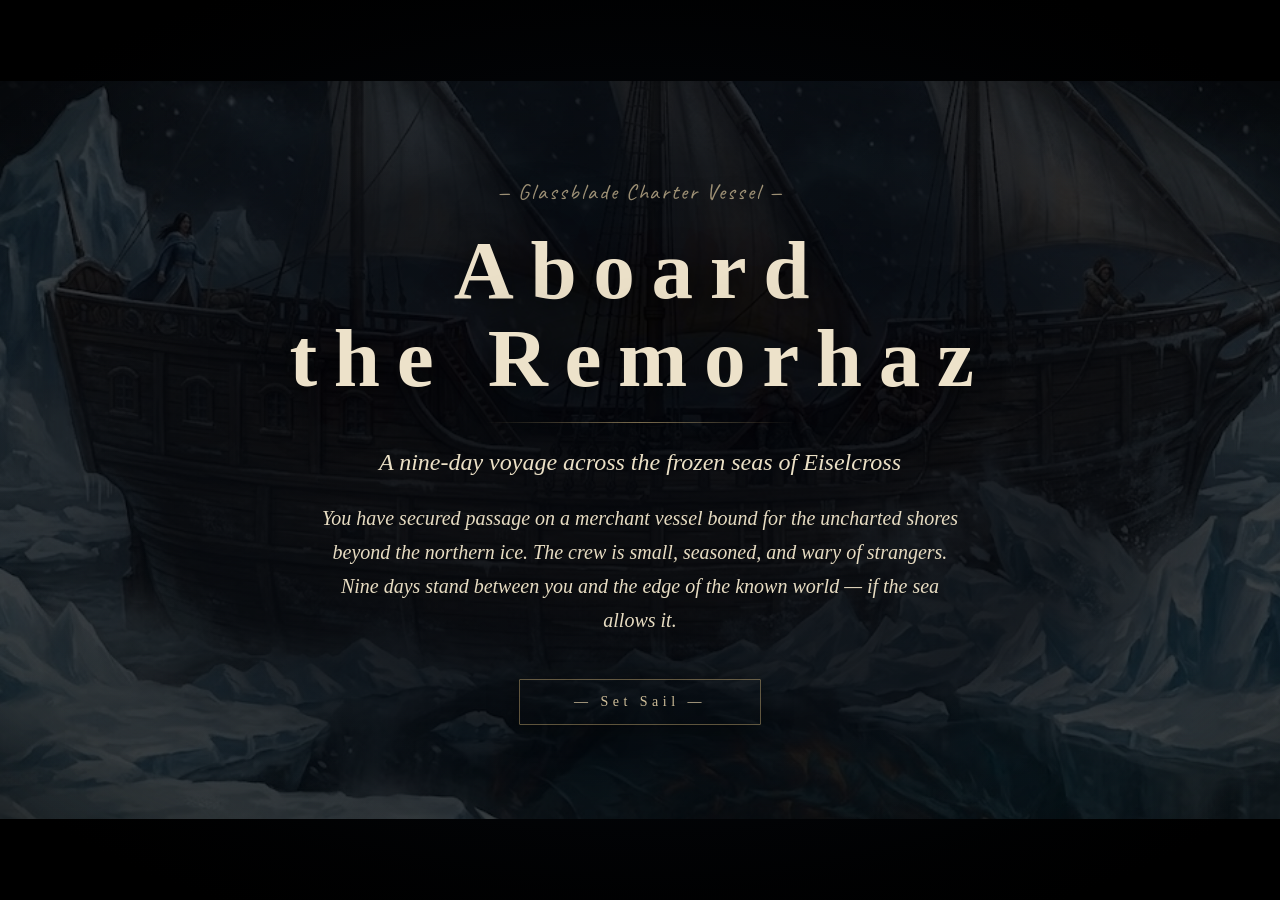
<file: character-select.html>
<!doctype html>
<html lang="en">
<head>
<meta charset="utf-8"/>
<meta name="viewport" content="width=device-width, initial-scale=1, viewport-fit=cover"/>
<title>Choose Your Character — Aboard the Remorhaz</title>
<link rel="stylesheet" href="shared.css">
<script src="state.js"></script>
<script src="coach.js"></script>
<style>

.stage {
  position: fixed; inset: 0; z-index: 1;
  display: flex; flex-direction: column;
  align-items: center; justify-content: flex-start;
  gap: 28px; padding: 80px 24px 48px;
  overflow-y: auto;
}

/* ── HEADER ── */
.cs-eyebrow {
  font-family: "Caveat", cursive; font-size: 22px;
  color: var(--paper-deep); letter-spacing: 0.04em; text-align: center;
}
.cs-title {
  font-family: "IM Fell English SC", serif; font-size: 34px;
  letter-spacing: 0.18em; color: var(--paper); text-align: center;
  text-shadow: 0 2px 14px rgba(0,0,0,0.7);
}
.cs-rule {
  width: 280px; height: 14px; flex-shrink: 0;
  background: linear-gradient(to right, transparent, var(--paper-deep), transparent) center/100% 1px no-repeat;
  position: relative;
}
.cs-rule::before, .cs-rule::after {
  content: ""; position: absolute; top: 50%; transform: translateY(-50%) rotate(45deg);
  width: 5px; height: 5px; background: var(--sea-deep); border: 1px solid var(--paper-deep);
}
.cs-rule::before { left: 18px; }
.cs-rule::after  { right: 18px; }
.cs-sub {
  font-family: "IM Fell English", serif; font-style: italic;
  font-size: 20px; color: var(--paper-dim); text-align: center; max-width: 560px;
}

/* ── CHARACTER CARDS ── */
.cards {
  display: flex; gap: 32px; align-items: flex-start; flex-wrap: wrap;
  justify-content: center;
}

.char-card {
  width: 377px; height: 559px; flex-shrink: 0;
  border: 1px solid color-mix(in oklch, var(--paper-deep) 28%, transparent);
  position: relative; overflow: hidden; cursor: pointer;
  transition: border-color 0.3s, box-shadow 0.3s, transform 0.25s;
  user-select: none;
}
.char-card:hover {
  border-color: color-mix(in oklch, var(--paper-deep) 55%, transparent);
  box-shadow: 0 28px 56px rgba(0,0,0,0.55);
  transform: translateY(-5px);
}
.char-card.selected {
  border-color: var(--lamp);
  box-shadow: 0 0 0 1px color-mix(in oklch, var(--lamp) 40%, transparent),
              0 0 44px color-mix(in oklch, var(--lamp) 28%, transparent),
              0 28px 56px rgba(0,0,0,0.6);
}

/* Portrait fills the whole card */
.char-portrait {
  position: absolute; inset: 0;
  width: 100%; height: 100%;
  object-fit: cover; object-position: center 12%;
  transition: transform 0.55s ease;
}
.char-card:hover .char-portrait,
.char-card.selected .char-portrait { transform: scale(1.06); }

/* Permanent bottom strip: gradient + name + class */
.char-label-strip {
  position: absolute; bottom: 0; left: 0; right: 0;
  padding: 80px 18px 20px;
  background: linear-gradient(to bottom, transparent, rgba(3,5,10,0.92));
  transition: opacity 0.3s ease;
  pointer-events: none;
}
/* :focus-visible rather than :focus-within — the card IS the focusable
   element, so they select the same node, but :focus-visible keeps the panel
   from pinning open behind a mouse click. */
.char-card:hover .char-label-strip,
.char-card:focus-visible .char-label-strip { opacity: 0; }
/* The one-line hook each character was given. It had never been rendered — and
   since the fuller blurb only appears on hover, a touch user saw nothing at all
   about who they were choosing. */
.char-desc {
  font-family: "IM Fell English", serif; font-style: italic;
  font-size: 13.5px; line-height: 1.5; color: rgba(214, 198, 166, 0.82);
  text-align: center; margin-top: 8px;
  text-shadow: 0 2px 10px rgba(0,0,0,0.95);
}
.char-name {
  font-family: "IM Fell English SC", serif; font-size: 20px;
  letter-spacing: 0.1em; color: var(--paper); text-align: center;
  text-shadow: 0 2px 10px rgba(0,0,0,0.95);
}
.char-class {
  font-family: "Caveat", cursive; font-size: 14px;
  color: var(--paper-deep); text-align: center; margin-top: 4px;
}

/* Hover overlay: fades in over the whole card */
.char-hover-panel {
  position: absolute; inset: 0;
  background: linear-gradient(to bottom,
    rgba(3,5,10,0.55) 0%,
    rgba(3,5,10,0.82) 48%,
    rgba(3,5,10,0.97) 100%);
  display: flex; flex-direction: column;
  align-items: center; justify-content: flex-end;
  padding: 0 22px 28px;
  gap: 10px;
  opacity: 0;
  transition: opacity 0.38s ease;
  pointer-events: none;
}
.char-card:hover .char-hover-panel,
.char-card:focus-visible .char-hover-panel { opacity: 1; }
.char-card.selected .char-hover-panel { opacity: 0.35; }
.char-card.selected:hover .char-hover-panel,
.char-card.selected:focus-visible .char-hover-panel { opacity: 1; }

.char-hover-name {
  font-family: "IM Fell English SC", serif; font-size: 22px;
  letter-spacing: 0.1em; color: var(--paper); text-align: center;
  text-shadow: 0 2px 12px rgba(0,0,0,0.9);
}
.char-hover-class {
  font-family: "Caveat", cursive; font-size: 14px;
  color: var(--paper-deep); text-align: center; margin-top: -4px;
}
.char-hover-rule {
  width: 75%; height: 1px;
  background: linear-gradient(to right, transparent, var(--paper-deep), transparent);
}
.char-blurb {
  font-family: "IM Fell English", serif; font-style: italic;
  font-size: 18px; line-height: 1.68; color: var(--paper);
  text-align: center;
  transform: translateY(8px);
  transition: transform 0.45s ease 0.06s;
}
.char-card:hover .char-blurb,
.char-card:focus-visible .char-blurb { transform: translateY(0); }


/* Selected checkmark */
.check-badge {
  position: absolute; top: 10px; right: 10px;
  width: 22px; height: 22px; border-radius: 50%;
  background: var(--lamp); display: none;
  align-items: center; justify-content: center;
  font-family: "IM Fell English SC", serif; font-size: 12px;
  color: var(--ink); box-shadow: 0 2px 6px rgba(0,0,0,0.4);
}
.char-card.selected .check-badge { display: flex; }

/* ── CONFIRM BUTTON ── */
.btn-begin {
  font-family: "IM Fell English SC", serif; font-size: 14px;
  letter-spacing: 0.26em; color: var(--paper); background: var(--ink);
  border: 1px solid var(--ink); padding: 14px 40px; cursor: pointer;
  border-radius: 1px; transition: background 0.2s, border-color 0.2s, opacity 0.2s, transform 0.1s;
  box-shadow: 0 8px 22px rgba(0,0,0,0.5); position: relative;
}
.btn-begin:hover:not(:disabled) { background: var(--blood); border-color: var(--blood); }
.btn-begin:active:not(:disabled) { transform: translateY(1px); }
.btn-begin:disabled { opacity: 0.35; cursor: default; }
.btn-begin::before, .btn-begin::after {
  content: ""; position: absolute; top: 50%; width: 16px; height: 1px;
  background: var(--paper-deep); transform: translateY(-50%);
}
.btn-begin::before { left: -24px; }
.btn-begin::after  { right: -24px; }

/* ── OPENING CINEMATIC OVERLAY ── */
.cin-open {
  position: fixed; inset: 0; z-index: 999;
  overflow: hidden; opacity: 1;
  transition: opacity 1.5s ease;
}
.cin-open.cin-out { opacity: 0; pointer-events: none; }

.cin-open-bg {
  position: absolute; inset: 0;
  background: url('assets/remorhaz.jpg') center center / cover no-repeat;
  filter: brightness(0.62) saturate(0.82);
  animation: cinZoom 22s ease-out alternate infinite;
}
@keyframes cinZoom {
  from { transform: scale(1.0); }
  to   { transform: scale(1.07); }
}

.cin-open-vignette {
  position: absolute; inset: 0;
  background: radial-gradient(ellipse 80% 68% at 50% 50%, transparent 28%, rgba(0,0,0,0.8) 100%);
}

.cin-open-bar {
  position: absolute; left: 0; right: 0; height: 9vh;
  background: #000; z-index: 2;
}
.cin-open-bar-top { top: 0; }
.cin-open-bar-bot { bottom: 0; }

/* The existing vignette darkens the EDGES and leaves the middle clear, but the
   copy is in the middle and the photograph behind it is bright ice. This scrim
   does the opposite, and takes the opening passage from 1.67:1 to about 6:1. */
.cin-open-body::before,
.cin-voyage-body::before {
  content: ""; position: absolute; inset: 0; z-index: -1; pointer-events: none;
  background: radial-gradient(ellipse 66% 58% at 50% 50%,
    rgba(4,7,12,0.90) 0%, rgba(4,7,12,0.76) 55%, rgba(4,7,12,0.18) 85%, transparent 100%);
}

.cin-open-body {
  position: absolute; inset: 0; z-index: 3;
  display: flex; flex-direction: column;
  align-items: center; justify-content: safe center;
  text-align: center; padding: 10vh 14% 10vh; gap: 16px;
  opacity: 0;
  animation: cinBodyIn 2.4s ease 1s forwards;
  overflow-y: auto;
  /* safe center + scroll: content taller than the screen must stay reachable.
     Plain `center` pushes overflow out of both ends and the top cannot be
     scrolled back to, which hid the forward button on short windows. */
}
@keyframes cinBodyIn {
  from { opacity: 0; transform: translateY(26px); }
  to   { opacity: 1; transform: translateY(0); }
}

.cin-open-eyebrow {
  font-family: "Caveat", cursive; font-size: 22px;
  color: rgba(218,198,158,0.72); letter-spacing: 0.09em;
}
.cin-open-title {
  font-family: "IM Fell English SC", serif;
  font-size: clamp(40px, 6.5vw, 96px);
  color: #ede2ca; letter-spacing: 0.2em; line-height: 1.06;
  text-shadow: 0 4px 32px rgba(0,0,0,0.9), 0 0 80px rgba(0,0,0,0.5);
  margin: 0;
}
.cin-open-sep {
  width: 310px; height: 1px;
  background: linear-gradient(90deg, transparent, rgba(218,190,132,0.55), transparent);
  margin: 4px 0;
}
.cin-open-sub {
  font-family: "IM Fell English", serif; font-style: italic;
  font-size: 24px; color: rgba(240,228,202,0.98); margin: 0;
}
.cin-open-passage {
  font-family: "IM Fell English", serif; font-style: italic;
  font-size: 20px; color: rgba(236,224,198,0.98);
  line-height: 1.7; max-width: 640px; margin: 4px 0;
}
.cin-open-btn {
  margin-top: 22px;
  font-family: "IM Fell English SC", serif; font-size: 14px;
  letter-spacing: 0.32em; color: rgba(230,210,168,0.9);
  background: transparent;
  border: 1px solid rgba(218,186,122,0.42);
  padding: 14px 54px; cursor: pointer;
  transition: all 0.38s ease; border-radius: 1px;
  box-shadow: 0 0 28px rgba(0,0,0,0.5);
}
.cin-open-btn:hover {
  color: #ede2ca;
  border-color: rgba(218,186,122,0.88);
  background: rgba(218,186,122,0.1);
  box-shadow: 0 0 36px rgba(172,136,52,0.3);
  letter-spacing: 0.42em;
}

/* ── VOYAGE CINEMATIC OVERLAY ── */
.cin-voyage {
  position: fixed; inset: 0; z-index: 9998;
  display: none; opacity: 0;
  transition: opacity 1.2s ease;
}
.cin-voyage.active { display: block; }
.cin-voyage.fade-in { opacity: 1; }

/* ── THE HERALD ───────────────────────────────────────────────────────
   The voyage briefing used to be three paragraphs of pale cream laid straight
   onto a bright arctic photograph. Measured, the instruction line ran at
   1.33:1 against the ice in that image — AA asks 4.5:1 — because the vignette
   behind it is `transparent 20%` at the CENTRE: it darkens the edges and
   leaves the middle, which is exactly where the text sits, unshielded.

   Five things changed, each a plain principle:
     contrast     — the copy sits on an opaque plate, not on a photograph
     hierarchy    — one primary action, sized and coloured like one
     disclosure   — four short beats instead of one wall of text
     recognition  — a face and a name, so you are told who by
     Fitts's law  — a target you can hit without aiming

   The author's words are unchanged; they are only delivered a beat at a time. */
.herald {
  display: flex; align-items: flex-end; gap: 22px;
  width: min(940px, 94%); text-align: left;
  animation: heraldRise 0.55s cubic-bezier(0.18, 0.9, 0.28, 1.08) both;
}
@keyframes heraldRise {
  from { transform: translateY(38px); opacity: 0; }
  to   { transform: translateY(0);    opacity: 1; }
}
.herald-portrait {
  flex: 0 0 auto; width: 148px; height: 148px; position: relative;
  border-radius: 50%; overflow: hidden;
  border: 3px solid var(--lamp);
  box-shadow: 0 0 0 5px rgba(6,10,16,0.92), 0 12px 34px rgba(0,0,0,0.75),
              0 0 40px color-mix(in oklch, var(--lamp) 32%, transparent);
  background: #0a0e14;
  animation: heraldPop 0.5s cubic-bezier(0.2, 1.5, 0.4, 1) both 0.12s;
}
@keyframes heraldPop { from { transform: scale(0.55); } to { transform: scale(1); } }
.herald-portrait img {
  width: 100%; height: 100%; object-fit: cover; display: block;
  transition: opacity 0.3s ease;
}
.herald-plate {
  flex: 1 1 auto; min-width: 0; position: relative;
  /* The plate is the contrast fix. Opaque, not a tint: the photograph behind
     it is bright in places and a translucent panel would inherit that. */
  background: linear-gradient(180deg, rgba(10,15,22,0.96), rgba(5,8,13,0.97));
  border: 1px solid color-mix(in oklch, var(--lamp) 40%, transparent);
  border-radius: 4px;
  padding: 20px 26px 18px;
  box-shadow: 0 16px 44px rgba(0,0,0,0.7);
}
.herald-plate::after {
  /* the little tail pointing back at whoever is speaking */
  content: ""; position: absolute; left: -9px; bottom: 34px;
  width: 16px; height: 16px; transform: rotate(45deg);
  background: rgba(9,13,20,0.97);
  border-left: 1px solid color-mix(in oklch, var(--lamp) 40%, transparent);
  border-bottom: 1px solid color-mix(in oklch, var(--lamp) 40%, transparent);
}
.herald-name {
  font-family: "IM Fell English SC", serif;
  font-size: 17px; letter-spacing: 0.13em;
  color: var(--lamp); margin-bottom: 9px;
}
.herald-name .herald-role {
  font-family: "IM Fell English", serif; font-style: italic;
  letter-spacing: 0.02em; font-size: 15px; color: var(--paper-dim);
}
.herald-line {
  font-family: "IM Fell English", serif;
  font-size: 21px; line-height: 1.6;
  color: #efe6d2;                      /* 14.6:1 on the plate */
  margin: 0 0 16px; min-height: 3.2em;
}
.herald-actions { display: flex; align-items: center; gap: 16px; }
.herald-next {
  font-family: "IM Fell English SC", serif;
  font-size: 16px; letter-spacing: 0.18em;
  color: #0d1017; background: var(--lamp);
  border: none; border-radius: 3px;
  padding: 15px 38px; cursor: pointer; min-height: 48px;
  box-shadow: 0 5px 0 color-mix(in oklch, var(--lamp) 55%, #000), 0 10px 22px rgba(0,0,0,0.55);
  transition: transform 0.12s ease, box-shadow 0.12s ease, background 0.2s ease;
}
.herald-next:hover { background: color-mix(in oklch, var(--lamp) 88%, white); }
.herald-next:active {
  transform: translateY(4px);
  box-shadow: 0 1px 0 color-mix(in oklch, var(--lamp) 55%, #000), 0 4px 12px rgba(0,0,0,0.5);
}
.herald-skip {
  font-family: "IM Fell English", serif; font-style: italic;
  font-size: 15px; color: var(--paper-dim);
  background: none; border: none; cursor: pointer;
  text-decoration: underline; text-underline-offset: 3px; padding: 10px 4px;
}
.herald-skip:hover { color: var(--paper); }
.herald-dots { display: flex; gap: 7px; margin-left: auto; }
.herald-dots i {
  width: 8px; height: 8px; border-radius: 50%;
  background: color-mix(in oklch, var(--paper-deep) 55%, transparent);
  transition: background 0.25s ease, transform 0.25s ease;
}
.herald-dots i.on { background: var(--lamp); transform: scale(1.3); }
@media (max-width: 760px) {
  html .herald { flex-direction: column; align-items: center; gap: 14px; text-align: center; }
  html .herald-portrait { width: 108px; height: 108px; }
  html .herald-plate::after { display: none; }
  html .herald-line { font-size: 19px; }
  html .herald-actions { flex-direction: column-reverse; gap: 10px; }
  html .herald-dots { margin: 4px auto 0; }
}

.cin-voyage-bg {
  position: absolute; inset: 0;
  background: url('assets/sailing-arctic.jpg') center center / cover no-repeat;
  filter: brightness(0.6) saturate(0.78);
  animation: cinZoom 30s ease-out alternate infinite;
}
.cin-voyage-vignette {
  position: absolute; inset: 0;
  background: radial-gradient(ellipse 80% 68% at 50% 50%, transparent 20%, rgba(0,0,0,0.75) 100%);
}
.cin-voyage-bar {
  position: absolute; left: 0; right: 0; height: 9vh;
  background: #000; z-index: 2;
}
.cin-voyage-bar-top { top: 0; }
.cin-voyage-bar-bot { bottom: 0; }

.cin-voyage-body {
  position: absolute; inset: 0; z-index: 3;
  display: flex; flex-direction: column;
  align-items: center; justify-content: safe center;
  text-align: center; padding: 12vh 14% 12vh; gap: 24px;
  opacity: 0;
  transition: opacity 2s ease;
  overflow-y: auto;
  /* safe center + scroll: content taller than the screen must stay reachable.
     Plain `center` pushes overflow out of both ends and the top cannot be
     scrolled back to, which hid the forward button on short windows. */
}
.cin-voyage-body.visible { opacity: 1; }

.cin-voyage-eyebrow {
  font-family: "Caveat", cursive; font-size: 20px;
  color: rgba(218,198,158,0.72); letter-spacing: 0.09em;
}
.cin-voyage-sep {
  width: 260px; height: 1px;
  background: linear-gradient(90deg, transparent, rgba(218,190,132,0.55), transparent);
}
.cin-voyage-passage {
  font-family: "IM Fell English", serif; font-style: italic;
  font-size: 20px; color: rgba(220,200,162,0.92);
  line-height: 1.82; max-width: 680px;
}
.cin-voyage-instruction {
  font-family: "Caveat", cursive; font-size: 18px;
  color: rgba(200,182,146,0.78); max-width: 500px;
  line-height: 1.6;
}
.cin-voyage-btn {
  margin-top: 28px;
  font-family: "IM Fell English SC", serif; font-size: 14px;
  letter-spacing: 0.32em; color: rgba(230,210,168,0.9);
  background: transparent;
  border: 1px solid rgba(218,186,122,0.42);
  padding: 14px 54px; cursor: pointer;
  transition: all 0.38s ease; border-radius: 1px;
  box-shadow: 0 0 28px rgba(0,0,0,0.5);
}
.cin-voyage-btn:hover {
  color: #ede2ca;
  border-color: rgba(218,186,122,0.88);
  background: rgba(218,186,122,0.1);
  letter-spacing: 0.42em;
}

</style>
</head>
<body>

<div id="page-fade" class="page-fade in"></div>

<!-- ══ OPENING CINEMATIC ══ -->
<div id="cin-open" class="cin-open">
  <div class="cin-open-bg"></div>
  <div class="cin-open-vignette"></div>
  <div class="cin-open-bar cin-open-bar-top"></div>
  <div class="cin-open-bar cin-open-bar-bot"></div>
  <div class="cin-open-body" inert>
    <div class="cin-open-eyebrow">— Glassblade Charter Vessel —</div>
    <h1 class="cin-open-title">Aboard<br>the Remorhaz</h1>
    <div class="cin-open-sep"></div>
    <p class="cin-open-sub">A nine-day voyage across the frozen seas of Eiselcross</p>
    <p class="cin-open-passage">You have secured passage on a merchant vessel bound for the uncharted shores beyond the northern ice. The crew is small, seasoned, and wary of strangers. Nine days stand between you and the edge of the known world — if the sea allows it.</p>
    <button class="cin-open-btn" id="cinSetSail">— Set Sail —</button>
  </div>
</div>

<div class="backdrop"></div>
<div class="snow" id="snow"></div>
<span class="corner tl"></span>
<span class="corner tr"></span>
<span class="corner bl"></span>
<span class="corner br"></span>

<!-- inert while a cinematic covers it: the cards are focusable now, and a
     keyboard player must not be able to tab into a screen they cannot see. -->
<div class="stage" inert>

  <div>
    <div class="cs-eyebrow">— Glassblade Charter Vessel —</div>
    <div class="cs-title" id="csTitle">Choose Your Character</div>
  </div>
  <div class="cs-rule"></div>
  <div class="cs-sub">Each traveller carries different gifts. Your strengths and weaknesses will shape how the voyage unfolds.</div>

  <div class="cards" id="cards" role="radiogroup" aria-labelledby="csTitle"></div>

  <button class="btn-begin" id="beginBtn" disabled>Begin the Voyage →</button>

</div>

<!-- Selection announcements. It sits outside .stage because the stage goes inert
     under the cinematics, and a live region has to be in the accessibility tree
     from the start to be heard at all. -->
<p class="sr-only" id="csLive" aria-live="polite"></p>

<!-- ══ VOYAGE CINEMATIC ══ -->
<div id="cin-voyage" class="cin-voyage" aria-hidden="true">
  <div class="cin-voyage-bg"></div>
  <div class="cin-voyage-vignette"></div>
  <div class="cin-voyage-bar cin-voyage-bar-top"></div>
  <div class="cin-voyage-bar cin-voyage-bar-bot"></div>
  <div class="cin-voyage-body" id="cin-voyage-body" inert>
    <div class="cin-voyage-eyebrow">— Glassblade Charter Vessel · The Remorhaz —</div>
    <div class="cin-voyage-sep"></div>

    <!-- The briefing, delivered a beat at a time by whoever it concerns. The
         words are the author's, unchanged; only the pacing and the plate
         behind them are new. -->
    <div class="herald" id="voyageHerald">
      <div class="herald-portrait">
        <img id="heraldFace" src="assets/remorhaz.jpg" alt="" width="148" height="148">
      </div>
      <div class="herald-plate">
        <div class="herald-name" id="heraldName"></div>
        <p class="herald-line" id="heraldLine" role="status" aria-live="polite"></p>
        <div class="herald-actions">
          <button class="herald-next" id="cin-voyage-btn">Next <span aria-hidden="true">&#9656;</span></button>
          <button class="herald-skip" id="heraldSkip">Skip ahead</button>
          <div class="herald-dots" id="heraldDots" aria-hidden="true"></div>
        </div>
      </div>
    </div>
  </div>
</div>

<script>
/* ── PAGE TRANSITIONS ── */
const _pf = document.getElementById("page-fade");
setTimeout(() => { if (_pf) _pf.classList.remove("in"); }, 50);
function _navigateTo(url) {
  if (!_pf) { window.location.href = url; return; }
  _pf.classList.add("in");
  // The timer is the guarantee. transitionend can go unfired and leave the player
  // on a black screen that goes nowhere; index.html has the full story.
  let _navDone = false;
  const _go = () => { if (_navDone) return; _navDone = true; window.location.href = url; };
  _pf.addEventListener("transitionend", _go, { once: true });
  setTimeout(_go, 700); // just past the 0.6s fade in shared.css
}

(() => {

/* ── OPENING CINEMATIC ── */
{
  let _done = false;
  // The body starts at opacity 0 and fades in a second later, and its button was
  // hit-testable and focusable that whole time — invisible but fully operable.
  // It stays inert until the fade has actually finished.
  const _openBody = document.querySelector(".cin-open-body");
  const _wakeOpenBody = e => { if (!_done && (!e || e.target === _openBody)) _openBody.removeAttribute("inert"); };
  _openBody.addEventListener("animationend", _wakeOpenBody, { once: true });
  setTimeout(_wakeOpenBody, 4000);   // animationend never lands if the animation is cancelled

  function _dismissOpening() {
    if (_done) return;
    _done = true;
    const el  = document.getElementById("cin-open");
    const bg  = el.querySelector(".cin-open-bg");
    const bod = el.querySelector(".cin-open-body");
    // On the way out it is invisible again, so it leaves the tab order again.
    bod.setAttribute("inert", "");
    // The stage is uncovered from here on, so it comes back to the keyboard.
    document.querySelector(".stage").removeAttribute("inert");
    // The zoom-through below is written as inline style, which the shared
    // reduced-motion CSS cannot reach — and a 4.5x blurred zoom on the first
    // screen of the game is exactly the motion that setting is declining. Cut
    // straight to the result instead.
    if (Remorhaz.reducedMotion()) { el.style.display = "none"; return; }
    // Fade out text instantly
    bod.style.transition = "opacity 0.2s ease";
    bod.style.opacity = "0";
    // Rapid zoom-through on the image
    bg.style.animation = "none";
    bg.style.transition = "transform 1.1s cubic-bezier(0.4,0,1,1), filter 1.1s ease";
    bg.style.transform  = "scale(4.5)";
    bg.style.filter     = "brightness(2.2) saturate(0.35) blur(5px)";
    // Fade out the overlay
    setTimeout(() => {
      el.style.transition = "opacity 1.0s ease";
      el.style.opacity = "0";
    }, 140);
    setTimeout(() => { el.style.display = "none"; }, 1200);
  }
  document.getElementById("cinSetSail").addEventListener("click", function(e) {
    e.stopPropagation();
    _dismissOpening();
  });
  // Allow click-anywhere-to-skip after 3 seconds
  setTimeout(() => {
    const el = document.getElementById("cin-open");
    if (el) el.addEventListener("click", _dismissOpening);
  }, 3000);
}

/* ── SNOW ── */
const snowEl = document.getElementById("snow");
for (let i = 0; i < 55; i++) {
  const f = document.createElement("div");
  f.className = "flake";
  const sz = 1 + Math.random() * 2.5;
  Object.assign(f.style, {
    width: sz + "px", height: sz + "px",
    left: Math.random() * 100 + "%",
    top:  Math.random() * 100 + "%",
    animationDuration: (8 + Math.random() * 12) + "s",
    animationDelay:   (-Math.random() * 15) + "s",
  });
  snowEl.appendChild(f);
}

/* ── CHARACTER DATA ── */
const CHARACTERS = [
  {
    id: "relyt",
    name: "Relyt Murcielago",
    classLabel: "Wizard of the Highest Calibre",
    desc: "A wizard of the highest calibre. His mind is his greatest weapon — and his body, his greatest liability.",
    blurb: "He reads the room before he has even walked into it. Relyt sees angles others miss, speaks precisely when others stumble, and has yet to meet a problem that patience and a sharper mind could not undo. On a ship full of hardened hands, he quietly steers every outcome — not from the helm, but from a thorough understanding of the sea, the crew, and exactly what needs to happen next.",
    stats: { strength: -2, dexterity: 0, intelligence: 2, wisdom: 2, charisma: 1, constitution: -1 },
  },
  {
    id: "lucy",
    name: "Lucy Lei",
    classLabel: "Incredibly Talented Acrobat",
    desc: "Fast, graceful, and impossible to ignore. She moves through the world like it was built for her alone.",
    blurb: "She makes the impossible look like an afterthought. Lucy is quick where it matters most — hands, feet, and words alike — slipping through chaos with the easy grace of someone who has never once entertained the idea of failure. People follow her on instinct. Rooms shift in her favour the moment she enters. She doesn't overcome a situation so much as make it want to cooperate.",
    stats: { strength: -1, dexterity: 2, intelligence: 1, wisdom: 0, charisma: 2, constitution: -2 },
  },
  {
    id: "irene",
    name: "Irene \"Eye\" Ladell",
    classLabel: "A Hurricane in a Person",
    desc: "Unmovable as stone, twice as dangerous. What she lacks in subtlety she more than makes up for in sheer force.",
    blurb: "The nickname says it all — every eye on deck finds her eventually. When Irene works, she commands attention without a word: hauling what three others couldn't lift, holding long past the point where anyone else would have let go. Raw power and iron endurance, all in one frame. The sea can push back all it wants. She has never once considered stopping.",
    stats: { strength: 2, dexterity: 0, intelligence: -1, wisdom: -2, charisma: 1, constitution: 2 },
  },
];

const STAT_LABELS = { strength: "STR", dexterity: "DEX", intelligence: "INT", wisdom: "WIS", charisma: "CHA", constitution: "CON" };
const STAT_ORDER  = ["strength", "dexterity", "intelligence", "wisdom", "charisma", "constitution"];

function buildStatPips(stats) {
  return STAT_ORDER.map(k => {
    const m = stats[k];
    const label = STAT_LABELS[k];
    const sign  = m > 0 ? "+" : "";
    // 5 pips: centre = 0, filled right = positive, filled left = negative
    let pipsHtml = "";
    for (let i = -2; i <= 2; i++) {
      let cls = "pip";
      if (m > 0 && i > 0 && i <= m)  cls += " filled-pos";
      if (m < 0 && i < 0 && i >= m)  cls += " filled-neg";
      pipsHtml += `<div class="${cls}"></div>`;
    }
    return `
      <div class="stat-row">
        <span class="stat-name">${label}</span>
        <div class="stat-pip-track">${pipsHtml}</div>
        <span class="stat-num">${sign}${m}</span>
      </div>`;
  }).join("");
}

/* Irene's name contains literal quote marks ("Eye"), which closed the alt
   attribute early and left screen readers with just "Irene ". */
const esc = t => String(t).replace(/&/g, "&amp;").replace(/"/g, "&quot;")
                          .replace(/</g, "&lt;").replace(/>/g, "&gt;");

/* ── RENDER CARDS ── */
let selectedId = null;
const container = document.getElementById("cards");
const csLive    = document.getElementById("csLive");

CHARACTERS.forEach((ch, i) => {
  const card = document.createElement("div");
  card.className = "char-card";
  card.dataset.id = ch.id;
  /* Three mutually exclusive choices, so: a radio group. These were plain divs
     with a click listener, and choosing a card is the only thing that enables
     Begin — so the game could not be started from a keyboard at all. The group
     carries one tab stop, and it roves onto whichever card is chosen. */
  card.setAttribute("role", "radio");
  card.setAttribute("aria-checked", "false");
  card.setAttribute("aria-label", `${ch.name}, ${ch.classLabel}`);
  card.setAttribute("aria-describedby", `char-blurb-${ch.id}`);
  card.tabIndex = i === 0 ? 0 : -1;
  card.innerHTML = `
    <div class="check-badge" aria-hidden="true">✓</div>
    <img class="char-portrait" src="assets/${ch.id}.jpg" alt="${esc(ch.name)}">
    <div class="char-label-strip">
      <div class="char-name">${ch.name}</div>
      <div class="char-class">${ch.classLabel}</div>
      <div class="char-desc">${ch.desc}</div>
    </div>
    <div class="char-hover-panel">
      <div class="char-hover-name">${ch.name}</div>
      <div class="char-hover-class">${ch.classLabel}</div>
      <div class="char-hover-rule"></div>
      <div class="char-blurb" id="char-blurb-${ch.id}">${ch.blurb}</div>
    </div>
  `;
  card.addEventListener("click", () => selectChar(ch.id));
  card.addEventListener("keydown", onCardKey);
  container.appendChild(card);
});

/* Arrows move through the group and choose as they go, the way a native radio
   group does; Enter and Space choose the card the cursor is already on. Both
   run through selectChar, the same path a click takes. */
const CARD_STEP = { ArrowRight: 1, ArrowDown: 1, ArrowLeft: -1, ArrowUp: -1 };
function onCardKey(e) {
  const card = e.currentTarget;
  if (e.key === "Enter" || e.key === " " || e.key === "Spacebar") {
    e.preventDefault();   // Space would otherwise scroll the stage
    selectChar(card.dataset.id);
    return;
  }
  const step = CARD_STEP[e.key];
  if (!step) return;
  e.preventDefault();     // and the arrows would otherwise scroll it
  const cards = Array.from(container.querySelectorAll(".char-card"));
  const next  = cards[(cards.indexOf(card) + step + cards.length) % cards.length];
  selectChar(next.dataset.id);
  next.focus();
}

function selectChar(id) {
  selectedId = id;
  const beginBtn = document.getElementById("beginBtn");
  const wasDisabled = beginBtn.disabled;
  document.querySelectorAll(".char-card").forEach(c => {
    const on = c.dataset.id === id;
    c.classList.toggle("selected", on);
    c.setAttribute("aria-checked", on ? "true" : "false");
    c.tabIndex = on ? 0 : -1;   // the chosen card holds the group's tab stop
  });
  beginBtn.disabled = false;
  const ch = CHARACTERS.find(c => c.id === id);
  csLive.textContent = ch.name + " selected."
    + (wasDisabled ? " Begin the Voyage is now available." : "");
}

/* ── CONFIRM ── */
document.getElementById("beginBtn").addEventListener("click", () => {
  if (!selectedId) return;
  const ch = CHARACTERS.find(c => c.id === selectedId);
  if (!ch) return;

  // Preserve any existing state, add/overwrite character
  let state = {};
  try { state = JSON.parse(localStorage.getItem("remorhaz") || "{}"); } catch {}
  state.selectedCharacter = { id: ch.id, name: ch.name, stats: ch.stats };
  localStorage.setItem("remorhaz", JSON.stringify(state));

  // Fade to black, then reveal voyage cinematic
  _pf.classList.add("in");
  _pf.addEventListener("transitionend", () => {
    const voy = document.getElementById("cin-voyage");
    voy.classList.add("active");
    voy.removeAttribute("aria-hidden");
    // A full-screen cinematic covers the stage again.
    document.querySelector(".stage").setAttribute("inert", "");
    // Fade page-fade back out to reveal the cinematic
    requestAnimationFrame(() => {
      _pf.classList.remove("in");
      // Fade the cinematic in
      requestAnimationFrame(() => { voy.classList.add("fade-in"); });
    });
    // After 5 seconds, show the text body. Report for Duty was clickable and
    // focusable through all five of those seconds and the fade after them, so it
    // waits inert until the fade lands — and then takes focus, since the player's
    // focus was on Begin, inside the stage that just went inert.
    setTimeout(() => {
      const body = document.getElementById("cin-voyage-body");
      const onShown = e => {
        if (e.target !== body) return;
        body.removeEventListener("transitionend", onShown);
        body.removeAttribute("inert");
        document.getElementById("cin-voyage-btn").focus();
      };
      body.addEventListener("transitionend", onShown);
      body.classList.add("visible");
    }, 5000);
  }, { once: true });
});

/* ── VOYAGE CINEMATIC BUTTON ── */
/* ── THE HERALD ──
   One instruction at a time, from a named face, with a single obvious control.
   A wall of text asks the player to find the important sentence themselves;
   four beats hand it over. The last beat is the only one that leaves. */
(function () {
  var SHIP = 'The Remorhaz <span class="herald-role">\u00b7 Glassblade Charter Vessel</span>';
  var CAPT = 'Captain Thorgrim Isskegg <span class="herald-role">\u00b7 Master of the Remorhaz</span>';
  var BEATS = [
    { face: "assets/remorhaz.jpg", name: SHIP,
      text: "You have set sail for Syrinlya, a nine-day voyage through the arctic seas of the north." },
    { face: "assets/remorhaz.jpg", name: SHIP,
      text: "Get comfortable \u2014 and better yet, get useful. This is a small crew, and everyone has work to do. Even you." },
    { face: "assets/remorhaz.jpg", name: SHIP,
      text: "It\u2019s time to meet the crew and find your place aboard the Remorhaz." },
    // The face changes to the person you are being sent to find.
    { face: "assets/thorgrim.png", name: CAPT,
      text: "Seek out Captain Thorgrim Isskegg to find out what the next nine days hold in store, then see the crew mates who will walk you through them.",
      cta: "Report for Duty \u2192" }
  ];

  var i = 0;
  var faceEl = document.getElementById("heraldFace");
  var nameEl = document.getElementById("heraldName");
  var lineEl = document.getElementById("heraldLine");
  var nextEl = document.getElementById("cin-voyage-btn");
  var skipEl = document.getElementById("heraldSkip");
  var dotsEl = document.getElementById("heraldDots");

  dotsEl.innerHTML = BEATS.map(function () { return "<i></i>"; }).join("");
  var dots = dotsEl.querySelectorAll("i");

  function render() {
    var b = BEATS[i];
    if (faceEl.getAttribute("src") !== b.face) faceEl.setAttribute("src", b.face);
    nameEl.innerHTML = b.name;
    lineEl.textContent = b.text;
    nextEl.innerHTML = b.cta ? b.cta : 'Next <span aria-hidden="true">\u25B8</span>';
    skipEl.style.display = b.cta ? "none" : "";
    for (var d = 0; d < dots.length; d++) dots[d].classList.toggle("on", d === i);
  }

  function advance() {
    if (BEATS[i].cta) { _navigateTo("index.html"); return; }
    i++; render(); nextEl.focus();
  }

  nextEl.addEventListener("click", advance);
  skipEl.addEventListener("click", function () { i = BEATS.length - 1; render(); nextEl.focus(); });
  render();
})();

})();
</script>
</body>
</html>
</file>
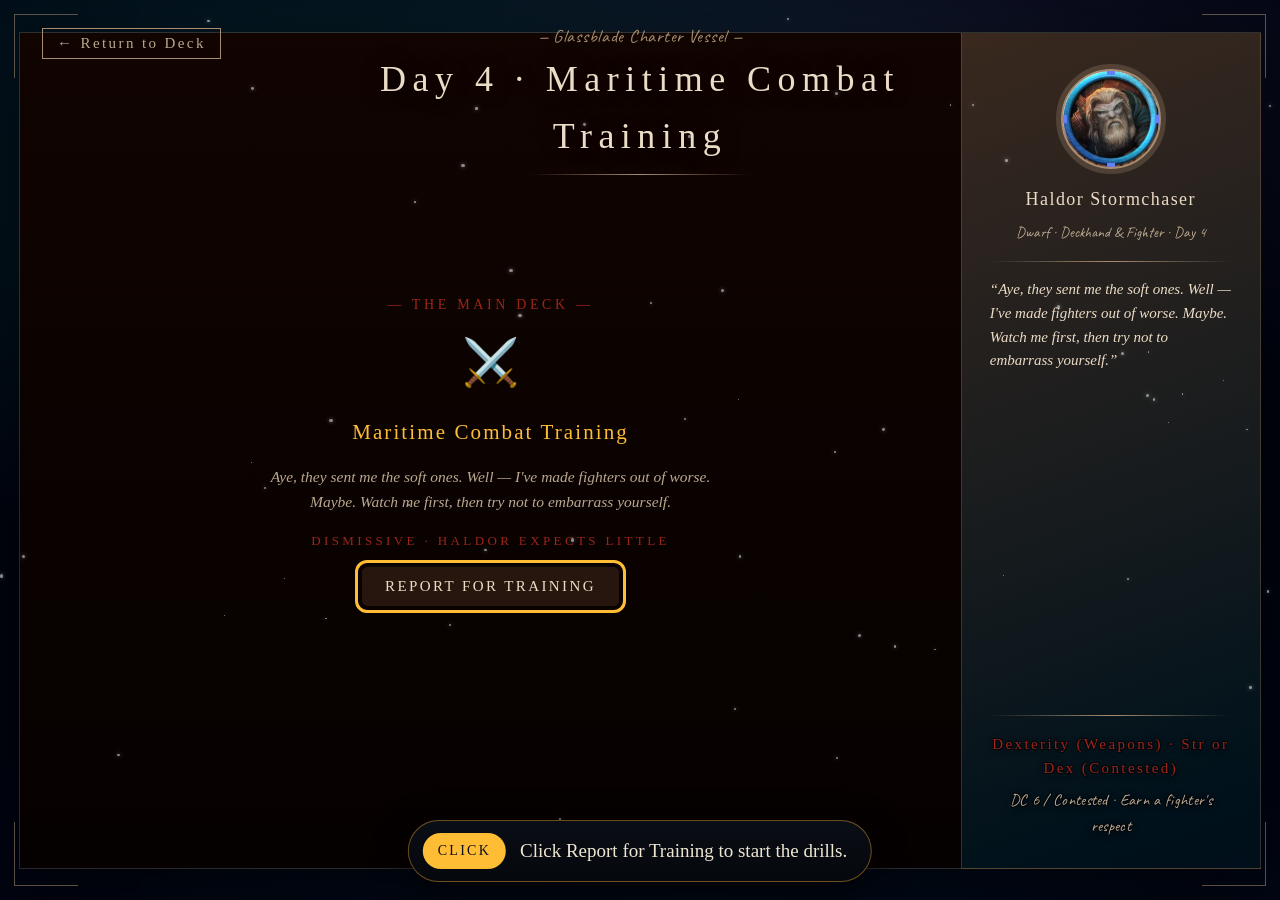
<file: combat.html>
<!doctype html>
<html lang="en">
<head>
<meta charset="utf-8"/>
<meta name="viewport" content="width=device-width, initial-scale=1, viewport-fit=cover"/>
<title>Day 4 · Maritime Combat — Aboard the Remorhaz</title>
<link rel="stylesheet" href="shared.css">
<script src="state.js"></script>
<script src="coach.js"></script>
<style>

.stage { position: fixed; inset: 0; z-index: 1; display: flex; align-items: center; justify-content: center; }
.game-area { display: flex; align-items: stretch; width: min(97vw, 1780px); height: min(93vh, 1060px); box-shadow: 0 30px 80px rgba(0,0,0,0.6); }
.game-panel { flex: 1; position: relative; overflow: hidden; border: 1px solid color-mix(in oklch, var(--paper-deep) 25%, transparent); border-right: none; }
.screen { position: absolute; inset: 0; display: none; flex-direction: column; align-items: center; justify-content: safe center; gap: 16px; padding: 28px; background: linear-gradient(to bottom, oklch(0.13 0.03 45), oklch(0.09 0.02 40));
  overflow-y: auto;
  /* safe center + scroll: content taller than the screen must stay reachable.
     Plain `center` pushes overflow out of both ends and the top cannot be
     scrolled back to, which hid the forward button on short windows. */
}
.screen.active { display: flex; }

/* ── SIDEBAR ── */
.haldor-sidebar { width: 300px; flex-shrink: 0; background: linear-gradient(160deg, color-mix(in oklch, var(--paper) 11%, var(--ink)) 0%, color-mix(in oklch, var(--paper) 7%, var(--sea-deep)) 100%); border: 1px solid color-mix(in oklch, var(--paper-deep) 28%, transparent); padding: 36px 28px 28px; display: flex; flex-direction: column; gap: 16px; }
.npc-portrait { width: 100px; height: 100px; border-radius: 50%; margin: 0 auto; border: 2px solid var(--paper-deep); outline: 5px solid color-mix(in oklch, var(--paper-deep) 28%, transparent); background: var(--hull-darkest) center/cover no-repeat; }
.npc-name { font-family: "IM Fell English SC", serif; font-size: 18px; letter-spacing: 0.08em; color: var(--paper); text-align: center; }
.npc-role { font-family: "Caveat", cursive; font-size: 14px; color: var(--paper-deep); text-align: center; margin-top: -8px; }
.sidebar-rule { width: 100%; height: 1px; flex-shrink: 0; background: linear-gradient(to right, transparent, var(--paper-deep), transparent); }
.npc-dialogue { font-family: "IM Fell English", serif; font-style: italic; font-size: 15px; line-height: 1.58; color: var(--paper); flex: 1; min-height: 80px; transition: opacity 0.3s; }
.phase-label { font-family: "IM Fell English SC", serif; font-size: 14px; letter-spacing: 0.2em; color: var(--blood); text-align: center; }
.instruction-label { font-family: "Caveat", cursive; font-size: 14px; color: var(--paper-deep); text-align: center; margin-top: -8px; }
.score-tally { display: flex; flex-direction: column; gap: 5px; }
.score-row { display: flex; justify-content: space-between; border-bottom: 1px dotted color-mix(in oklch, var(--paper-deep) 35%, transparent); padding-bottom: 4px; font-family: "IM Fell English SC", serif; font-size: 14px; letter-spacing: 0.1em; color: var(--paper-deep); }
.score-row span:last-child { font-family: "IM Fell English", serif; font-style: italic; color: var(--paper); }
.score-total-row { display: flex; justify-content: space-between; padding-top: 4px; margin-top: 2px; font-family: "IM Fell English SC", serif; font-size: 15px; letter-spacing: 0.12em; color: var(--lamp); }

/* ── INTRO ── */
.intro-icon { font-size: 46px; }
.intro-title { font-family: "IM Fell English SC", serif; font-size: 21px; letter-spacing: 0.1em; color: var(--lamp); }
.intro-body { font-family: "IM Fell English", serif; font-style: italic; font-size: 15.5px; line-height: 1.6; color: var(--paper-dim); text-align: center; max-width: 460px; }
.mood-tag { font-family: "IM Fell English SC", serif; font-size: 13px; letter-spacing: 0.26em; color: var(--blood); }

/* ── CANVAS / LABELS ── */
.stage-canvas { display: block; border-radius: 2px; }
.screen-title { font-family: "IM Fell English SC", serif; font-size: 14px; letter-spacing: 0.26em; color: var(--blood); margin-bottom: -6px; }
.stage-feedback { font-family: "IM Fell English SC", serif; font-size: 15px; letter-spacing: 0.22em; color: var(--lamp); min-height: 18px; text-align: center; }
.meter-wrap { width: 480px; display: flex; flex-direction: column; align-items: stretch; gap: 5px; }
/* The countdown was an unlabelled 7px sliver. Same bar, same timing — it just
   says what it is now, and is thick enough to read at a glance. */
.meter-label { display: flex; justify-content: space-between; font-family: "IM Fell English SC", serif; font-size: 11px; letter-spacing: 0.22em; color: var(--paper-deep); }
.timer-bar-wrap { width: 480px; height: 11px; background: var(--hull-darkest); border-radius: 6px; overflow: hidden; border: 1px solid color-mix(in oklch, var(--paper-deep) 30%, transparent); }
.timer-bar-fill { height: 100%; width: 100%; background: linear-gradient(to right, var(--lamp), var(--blood)); transition: width 0.1s linear; }

/* ── APPROACH CHOICE ── */
.approach-content { max-width: 480px; width: 92%; display: flex; flex-direction: column; align-items: center; gap: 22px; }
.approach-title { font-family: "IM Fell English SC", serif; font-size: 16px; letter-spacing: 0.12em; color: var(--lamp); text-align: center; }
.approach-sub { font-family: "IM Fell English", serif; font-style: italic; font-size: 14px; color: var(--paper-dim); text-align: center; max-width: 400px; }
.approach-cards { display: flex; gap: 18px; justify-content: center; width: 100%; }
.approach-card { flex: 1; max-width: 210px; padding: 20px 18px; cursor: pointer; text-align: center; background: rgba(0,0,0,0.35); border: 1px solid color-mix(in oklch, var(--paper-deep) 38%, transparent); transition: border-color 0.2s, background 0.2s, transform 0.15s; display: flex; flex-direction: column; gap: 10px; }
.approach-card:hover { border-color: var(--paper-deep); background: rgba(0,0,0,0.55); transform: translateY(-3px); }
.approach-icon { font-size: 32px; }
.approach-name { font-family: "IM Fell English SC", serif; font-size: 15px; letter-spacing: 0.1em; color: var(--paper); }
.approach-stat { font-family: "Caveat", cursive; font-size: 14px; color: var(--blood); letter-spacing: 0.1em; }
.approach-desc { font-family: "IM Fell English", serif; font-style: italic; font-size: 14px; line-height: 1.5; color: var(--paper-dim); }

/* ── BOARDING: STR tug-of-war bar ── */
.tug-wrap { width: 480px; display: flex; flex-direction: column; align-items: center; gap: 10px; }
.tug-track { width: 100%; height: 20px; background: var(--hull-darkest); border-radius: 10px; overflow: hidden; position: relative; }
.tug-fill { height: 100%; width: 50%; background: linear-gradient(to right, var(--blood), var(--lamp)); transition: width 0.08s ease; }
.tug-labels { width: 100%; display: flex; justify-content: space-between; font-family: "IM Fell English SC", serif; font-size: 13px; letter-spacing: 0.18em; color: var(--paper-deep); }
.tug-click-hint { font-family: "Caveat", cursive; font-size: 18px; color: var(--paper); text-align: center; min-height: 26px; animation: pulse-hint 1.1s ease-in-out infinite; }
@keyframes pulse-hint { 0%,100%{opacity:0.6} 50%{opacity:1} }
/* The break-through line already existed in the code as WIN_THRESHOLD and was
   the one thing the bar never showed. Drawn from that same constant, never a
   second copy of the number. */
.tug-goal { position: absolute; top: 0; bottom: 0; width: 2px; background: var(--paper); box-shadow: 0 0 6px color-mix(in oklch, var(--paper) 80%, transparent); pointer-events: none; }
.tug-goal-label { width: 100%; position: relative; height: 13px; }
.tug-goal-label span { position: absolute; transform: translateX(-50%); white-space: nowrap; font-family: "IM Fell English SC", serif; font-size: 10px; letter-spacing: 0.16em; color: var(--lamp); }

/* ── DIALOGUE SCREENS ── */
.dialogue-screen-content { max-width: 480px; width: 92%; display: flex; flex-direction: column; align-items: center; gap: 20px; }
.npc-speech-bubble { font-family: "IM Fell English", serif; font-style: italic; font-size: 15.5px; line-height: 1.72; color: var(--paper); text-align: center; padding: 22px 28px; border-left: 2px solid color-mix(in oklch, var(--paper-deep) 55%, transparent); border-right: 2px solid color-mix(in oklch, var(--paper-deep) 55%, transparent); background: rgba(0,0,0,0.22); }
.dialogue-prompt { font-family: "Caveat", cursive; font-size: 15px; color: var(--paper-deep); text-align: center; }
.dialogue-choices { display: flex; flex-direction: column; gap: 9px; width: 100%; }
.dialogue-btn { font-family: "IM Fell English", serif; font-style: italic; font-size: 14px; line-height: 1.5; color: var(--paper); background: rgba(0,0,0,0.32); border: 1px solid color-mix(in oklch, var(--paper-deep) 38%, transparent); padding: 13px 18px; cursor: pointer; text-align: left; transition: background 0.2s, border-color 0.2s, transform 0.12s; }
.dialogue-btn:hover:not(:disabled) { background: rgba(0,0,0,0.52); border-color: color-mix(in oklch, var(--paper-deep) 75%, transparent); transform: translateX(4px); }
.dialogue-btn:disabled { cursor: default; }
.dialogue-btn.chosen { border-color: var(--lamp); background: color-mix(in oklch, var(--lamp) 9%, rgba(0,0,0,0.5)); }
.tone-tag { display: block; font-family: "IM Fell English SC", serif; font-style: normal; font-size: 13px; letter-spacing: 0.24em; color: var(--blood); margin-bottom: 5px; }

/* ── RESULT ── */
.result-card { background: linear-gradient(135deg, var(--paper) 0%, var(--paper-dim) 100%); color: var(--ink); padding: 28px 40px; max-width: 500px; width: 92%; text-align: center; box-shadow: 0 20px 60px rgba(0,0,0,0.65), inset 0 0 0 1px rgba(255,255,255,0.3); animation: card-rise 0.55s cubic-bezier(0.2,0.8,0.3,1) both; position: relative; overflow: hidden; }
.result-card::before { content: ""; position: absolute; inset: 0; background: radial-gradient(ellipse at 80% 110%, color-mix(in oklch, var(--blood) 8%, transparent), transparent 60%); pointer-events: none; }
@keyframes card-rise { from{transform:translateY(36px);opacity:0} to{transform:translateY(0);opacity:1} }
.result-tag { font-family:"IM Fell English SC",serif; font-size:10px; letter-spacing:0.28em; color:var(--blood); margin-bottom:6px; }
.result-score { font-family:"IM Fell English SC",serif; font-size:52px; letter-spacing:0.04em; color:var(--ink); line-height:1; }
.result-max { font-family:"Caveat",cursive; font-size:18px; color:var(--paper-deep); margin-bottom:8px; }
.result-verdict { font-family:"IM Fell English",serif; font-style:italic; font-size:15px; line-height:1.6; color:var(--ink); margin-bottom:12px; }
.result-bonus { background: color-mix(in oklch, var(--blood) 10%, transparent); border: 1px solid color-mix(in oklch, var(--blood) 55%, transparent); padding: 9px 14px; margin-bottom:10px; font-family:"IM Fell English SC",serif; font-size:11px; letter-spacing:0.18em; color:var(--ink); }
.result-technique { background: color-mix(in oklch, var(--lamp) 12%, transparent); border: 1px solid var(--lamp); padding: 9px 14px; margin-bottom:10px; font-family:"IM Fell English",serif; font-style:italic; font-size:13px; line-height:1.55; color:var(--ink); }
.result-npc { font-family:"Caveat",cursive; font-size:17px; color:var(--hull-dark); border-top:1px solid var(--paper-deep); padding-top:12px; line-height:1.45; }
.result-actions { display:flex; gap:12px; justify-content:center; flex-wrap:wrap; margin-top:4px; }

/* ── TRANSITION ── */
.transition-overlay { position: absolute; inset: 0; z-index: 30; background: oklch(0.08 0.02 40); opacity: 0; pointer-events: none; transition: opacity 0.35s; }
.transition-overlay.fade-in { opacity: 1; pointer-events: auto; }

</style>
</head>
<body>

<div id="page-fade" class="page-fade in"></div>
<div class="backdrop"></div>
<div class="snow" id="snow"></div>
<span class="corner tl"></span><span class="corner tr"></span>
<span class="corner bl"></span><span class="corner br"></span>

<div class="page-header">
  <div class="eyebrow">— Glassblade Charter Vessel —</div>
  <div class="title">Day 4 · Maritime Combat Training</div>
  <div class="rule"></div>
</div>

<button class="back-btn" id="backBtn">← Return to Deck</button>

<!-- Both stages play out on a canvas, so every call and every score is pixels.
     This region is the only channel a screen reader has; it ships in the DOM
     rather than being inserted at announce time, which is often missed. -->
<div class="sr-only" id="srLive" role="status" aria-live="polite" aria-atomic="true"></div>

<div class="stage">
  <div class="game-area">

    <div class="game-panel" id="gamePanel">
      <div class="transition-overlay" id="fadeOverlay"></div>

      <!-- INTRO -->
      <div class="screen active" id="screen-intro">
        <div class="screen-title">— THE MAIN DECK —</div>
        <div class="intro-icon">⚔️</div>
        <div class="intro-title">Maritime Combat Training</div>
        <div class="intro-body" id="introBody">&nbsp;</div>
        <div class="mood-tag" id="moodTag">&nbsp;</div>
        <button class="btn-primary" id="beginBtn">REPORT FOR TRAINING</button>
      </div>

      <!-- STAGE 1: WEAPON DRILLS -->
      <div class="screen" id="screen-drills">
        <div class="screen-title">— STAGE I · WEAPON DRILLS —</div>
        <!-- role="application" so a screen reader hands the arrow keys to the
             drill instead of eating them with its own browse cursor. -->
        <canvas class="stage-canvas" id="drillsCanvas" width="480" height="252" tabindex="0" role="application"
                aria-label="Weapon drill targets. Use the left and right arrow keys to select a target, then press Enter to strike it."></canvas>
        <div class="stage-feedback" id="drillsFeedback">&nbsp;</div>
        <div class="meter-wrap">
          <div class="meter-label"><span>TIME LEFT</span><span id="drillsTimeLeft">—</span></div>
          <div class="timer-bar-wrap"><div class="timer-bar-fill" id="drillsTimerFill"></div></div>
        </div>
      </div>

      <!-- DIALOGUE 1 -->
      <div class="screen" id="screen-dialogue1">
        <div class="screen-title">— HALDOR SPEAKS —</div>
        <div class="dialogue-screen-content">
          <div class="npc-speech-bubble" id="npcSpeech1">&nbsp;</div>
          <div class="dialogue-prompt">How do you respond?</div>
          <div class="dialogue-choices" id="dialogueChoices1"></div>
        </div>
      </div>

      <!-- APPROACH CHOICE -->
      <div class="screen" id="screen-approach">
        <div class="screen-title">— THE BOARDING CHALLENGE —</div>
        <div class="approach-content">
          <div class="approach-title">Choose Your Approach</div>
          <div class="approach-sub">Haldor takes his position. You have one chance to get past him. How do you go in?</div>
          <div class="approach-cards">
            <div class="approach-card" id="chooseStr" role="button" tabindex="0">
              <div class="approach-icon">💪</div>
              <div class="approach-name">Go In Hard</div>
              <div class="approach-stat">— STRENGTH —</div>
              <div class="approach-desc">Force your way through. Overpower him with sheer weight and momentum.</div>
            </div>
            <div class="approach-card" id="chooseDex" role="button" tabindex="0">
              <div class="approach-icon">🌀</div>
              <div class="approach-name">Stay Nimble</div>
              <div class="approach-stat">— DEXTERITY —</div>
              <div class="approach-desc">Read his feints. Wait for the opening and slip past when he overextends.</div>
            </div>
          </div>
        </div>
      </div>

      <!-- STAGE 2: BOARDING -->
      <div class="screen" id="screen-boarding">
        <div class="screen-title" id="boardingTitle">— STAGE II · BOARDING CHALLENGE —</div>
        <canvas class="stage-canvas" id="boardingCanvas" width="480" height="252" tabindex="0" role="application"
                aria-label="Boarding contest."></canvas>
        <div class="stage-feedback" id="boardingFeedback">&nbsp;</div>
        <!-- STR: click counter hint -->
        <div class="tug-wrap" id="tugWrap" style="display:none">
          <div class="tug-labels"><span>HALDOR</span><span>YOU</span></div>
          <div class="tug-track"><div class="tug-fill" id="tugFill"></div><div class="tug-goal" id="tugGoal"></div></div>
          <div class="tug-goal-label"><span id="tugGoalLabel">BREAK THROUGH</span></div>
          <div class="tug-click-hint" id="tugHint">Click or press Space to push through</div>
        </div>
        <!-- DEX: timer bar -->
        <div class="meter-wrap" id="boardingTimerWrap">
          <div class="meter-label"><span>TIME LEFT</span><span id="boardingTimeLeft">—</span></div>
          <div class="timer-bar-wrap"><div class="timer-bar-fill" id="boardingTimerFill"></div></div>
        </div>
      </div>

      <!-- DIALOGUE 2 -->
      <div class="screen" id="screen-dialogue2">
        <div class="screen-title">— HALDOR SPEAKS —</div>
        <div class="dialogue-screen-content">
          <div class="npc-speech-bubble" id="npcSpeech2">&nbsp;</div>
          <div class="dialogue-prompt">How do you respond?</div>
          <div class="dialogue-choices" id="dialogueChoices2"></div>
        </div>
      </div>

      <!-- RESULT -->
      <div class="screen" id="screen-result">
        <div class="result-card" id="resultCard"></div>
        <div class="result-actions">
          <button class="btn-primary" id="toHubBtn">Return to Deck</button>
          <button class="btn-secondary" id="retryBtn">Try Again</button>
        </div>
      </div>

    </div><!-- /game-panel -->

    <!-- SIDEBAR -->
    <div class="haldor-sidebar">
      <div class="npc-portrait" id="haldorPortrait"></div>
      <div class="npc-name">Haldor Stormchaser</div>
      <div class="npc-role">Dwarf · Deckhand &amp; Fighter · Day 4</div>
      <div class="sidebar-rule"></div>
      <div class="npc-dialogue" id="npcDialogue">&nbsp;</div>
      <div class="sidebar-rule"></div>
      <div class="phase-label" id="phaseLabel">Dexterity (Weapons) · Str or Dex (Contested)</div>
      <div class="instruction-label" id="instructionLabel">DC 6 / Contested · Earn a fighter's respect</div>
      <div class="score-tally" id="scoreTally" style="display:none">
        <div class="score-row"><span>Weapon Drills</span><span id="ts1">—</span></div>
        <div class="score-row"><span>Boarding Challenge</span><span id="ts2">—</span></div>
        <div class="score-total-row"><span>Total</span><span id="tsTotal">—</span></div>
      </div>
    </div>

  </div>
</div>

<script>
/* ── PAGE TRANSITIONS ── */
const _pf = document.getElementById("page-fade");
setTimeout(() => { if (_pf) _pf.classList.remove("in"); }, 50);
function _navigateTo(url) {
  if (!_pf) { window.location.href = url; return; }
  _pf.classList.add("in");
  // The timer is the guarantee. transitionend can go unfired and leave the player
  // on a black screen that goes nowhere; index.html has the full story.
  let _navDone = false;
  const _go = () => { if (_navDone) return; _navDone = true; window.location.href = url; };
  _pf.addEventListener("transitionend", _go, { once: true });
  setTimeout(_go, 700); // just past the 0.6s fade in shared.css
}

(function () {

/* ══════════════════════════════════════════
   SNOW
══════════════════════════════════════════ */
const snowEl = document.getElementById("snow");
for (let i = 0; i < 55; i++) {
  const f = document.createElement("div"); f.className = "flake";
  const sz = 1+Math.random()*2.5;
  Object.assign(f.style,{width:sz+"px",height:sz+"px",left:Math.random()*100+"%",top:Math.random()*100+"%",animationDuration:(8+Math.random()*12)+"s",animationDelay:(-Math.random()*15)+"s"});
  snowEl.appendChild(f);
}

/* ══════════════════════════════════════════
   LIVE REGION
   Drill feedback and the contest state are drawn or written into styled
   lines that assistive tech never reads. Every outcome is routed through
   here as well so the stages are not silent.
══════════════════════════════════════════ */
const srLive = document.getElementById("srLive");
function announce(msg) { if (msg) srLive.textContent = msg; }

/* ══════════════════════════════════════════
   COACH BAR
   One instruction at a time, always describing the CURRENT thing to do.
   Coach.hit()/miss() leave their message on the bar, so every flash books a
   timer that puts the standing instruction back. coachSay() cancels that
   timer, which is why nothing on this page calls Coach.say directly — a
   stage ending mid-flash would otherwise be overwritten by a stale line.
══════════════════════════════════════════ */
let _coachBack = null;
function coachSay(text, chip) {
  if (_coachBack) { clearTimeout(_coachBack); _coachBack = null; }
  Coach.say(text, chip);
}
function coachFlash(ok, msg, back, backChip) {
  if (_coachBack) { clearTimeout(_coachBack); _coachBack = null; }
  if (ok) Coach.hit(msg); else Coach.miss(msg);
  // 1300ms clears the longest flash coach.js holds — the 1200ms one it gives a
  // player who has asked for reduced motion — so the restore never cuts the
  // confirmation short for them.
  if (back) _coachBack = setTimeout(() => { _coachBack = null; Coach.say(back, backChip); }, 1300);
}

/* ══════════════════════════════════════════
   STATE
══════════════════════════════════════════ */
function loadState() {
  try {
    const s = JSON.parse(localStorage.getItem("remorhaz") || "{}");
    return {
      selectedCharacter: s.selectedCharacter || null,
      currentDay:      s.currentDay      || 1,
      maintenanceScore:s.maintenanceScore || 0,
      crewRespect:     s.crewRespect      || false,
      navigationScore: s.navigationScore  || 0,
      kaltRapport:     s.kaltRapport      || 0,
    };
  } catch { return { currentDay: 1 }; }
}
function saveState(patch) {
  try {
    const ex = JSON.parse(localStorage.getItem("remorhaz") || "{}");
    localStorage.setItem("remorhaz", JSON.stringify({ ...ex, ...patch }));
  } catch { localStorage.setItem("remorhaz", JSON.stringify(patch)); }
}

const appState = loadState();
function _stat(k) { return appState.selectedCharacter?.stats?.[k] || 0; }

/* ══════════════════════════════════════════
   HALDOR'S MOOD  –1 to +2
══════════════════════════════════════════ */
let haldorMood = 0;
if (appState.maintenanceScore >= 22) haldorMood += 1;
if (appState.crewRespect)            haldorMood += 1;
if (appState.navigationScore < 10)   haldorMood -= 1;
// He notices how he's been treated, not just how well the work went. Folded in
// BEFORE the clamp — CFGS and every speech/reply block define only "-1" through
// "2", so an out-of-range mood would leave the scene with no config at all.
haldorMood += Remorhaz.standingMoodBias("haldor");
haldorMood = Math.max(-1, Math.min(2, haldorMood));

const CFGS = {
  "-1": {
    label:     "DISMISSIVE · HALDOR EXPECTS LITTLE",
    drillTime:  13000, drillTargetCount: 7, drillSpeed: 1.4,
    boardHaldorPull: 1.6, boardFeintSpeed: 1200,
    intro:     "Aye, they sent me the soft ones. Well — I've made fighters out of worse. Maybe. Watch me first, then try not to embarrass yourself.",
    preDrills: "Harpoon throwing. Moving targets. If ye can't hit a barrel, ye won't hit a man. Go.",
    preSpy:    "Now we'll see if ye can hold yer ground. Pick yer approach.",
    failD:     "That's not how it's done.",
    goodD:     "Passable.",
    greatD:    "There ye go.",
    final:     ["Disappointin'. We'll say no more about it.", "Ye managed. Just.", "Not bad. Ye surprised me.", "Aye. Ye can fight. I'll say it.", "...I'd want ye at my shoulder in a boarding action. Don't tell anyone I said that."],
  },
  "0": {
    label:     "NEUTRAL · HALDOR IS WATCHING",
    drillTime:  15000, drillTargetCount: 6, drillSpeed: 1.1,
    boardHaldorPull: 1.3, boardFeintSpeed: 1450,
    intro:     "Right. Captain wants ye trained, I'll train ye. Pay attention, keep up, and don't drop anything that's been thrown at ye.",
    preDrills: "Weapon drills. Three types — harpoon, net, axe. Hit what I point at. Simple enough.",
    preSpy:    "Now ye go against me. Choose how ye want to come in.",
    failD:     "Wrong. Again.",
    goodD:     "Aye.",
    greatD:    "Good hit.",
    final:     ["That'll do. Barely.", "Decent. More work needed.", "Ye've got it in ye.", "Good fighter. Sea'll sharpen ye further.", "...Best trainee I've had this voyage. Keep that standard."],
  },
  "1": {
    label:     "INTERESTED · HALDOR SEES POTENTIAL",
    drillTime:  17000, drillTargetCount: 6, drillSpeed: 0.9,
    boardHaldorPull: 1.1, boardFeintSpeed: 1650,
    intro:     "Ye've been puttin' in the work. Good. Combat's no different — it rewards the same habits. Let's see if that carries over.",
    preDrills: "Drills first. I'll call the target. Ye throw. Hit it — I'll know if ye're guessing.",
    preSpy:    "Last test. Ye come at me. Best approach wins.",
    failD:     "Close. Not close enough.",
    goodD:     "Aye, there it is.",
    greatD:    "Now THAT'S a throw.",
    final:     ["Solid attempt. More ring time needed.", "Good effort. Keep at it.", "Ye've got the instinct for this.", "Strong work. Crew noticed.", "...I'd back ye in a fight. Any day."],
  },
  "2": {
    label:     "EAGER · HALDOR WANTS TO TEACH",
    drillTime:  19000, drillTargetCount: 5, drillSpeed: 0.75,
    boardHaldorPull: 0.9, boardFeintSpeed: 1850,
    intro:     "Kalt says ye work hard. Ursula says ye've got sharp instincts. Right — let's find out what that looks like with an axe in yer hand.",
    preDrills: "Watch, then do. I'll not say anything twice — if ye've been payin' attention, ye already know it.",
    preSpy:    "Now ye come at me. I want to see what ye've got.",
    failD:     "Hmm. Watch the angle.",
    goodD:     "That's it.",
    greatD:    "Aye — PERFECT.",
    final:     ["Better than yesterday. That counts.", "Good fighter in the making.", "Ye've earned that. Well done.", "Aye. Ye know how to handle yourself.", "...Finest form I've seen on a ship that wasn't mine. You've a gift for this."],
  },
};
const cfg = CFGS[haldorMood.toString()];
let stage1Score = 0, stage2Score = 0, rapport = 0;
let boardingApproach = "str"; // "str" or "dex"

/* ══════════════════════════════════════════
   DIALOGUE DATA
══════════════════════════════════════════ */
const DIALOGUE_SETS = [
  // Set 0 — after weapon drills
  {
    speech: {
      "-1": "Ye didn't break anything. That's the lowest bar I've set, and ye cleared it. Barely.",
       "0": "Throws need work. But ye've got the right instinct — ye kept yer eyes on the target. That's something.",
       "1": "Not bad at all. Ye hit what mattered. There's a rhythm to weapon work — I think ye felt it.",
       "2": "Aye. Now I see what Kalt was on about. Ye throw like ye mean it.",
    },
    choices: [
      {
        tone: "AMICABLE",
        text: "That was harder than I expected. I'll keep practising the throw.",
        rapport: +1,
        reply: {
          "-1": "See that ye do. It doesn't get easier — ye just get better.",
           "0": "Good. The throw that feels right after a hundred tries is the one that saves yer life.",
           "1": "Aye. Repetition. That's all it is, in the end.",
           "2": "Ye'll have it clean by the end of the voyage. I'd wager on it.",
        },
      },
      {
        tone: "ARGUMENTATIVE",
        text: "The targets were moving too fast. Real opponents don't come at you like that.",
        rapport: -1,
        reply: {
          "-1": "Real opponents move faster. And they hit back. That was the easy version.",
           "0": "Real opponents move however they want. Ye adjust. That's the whole skill.",
           "1": "Aye, they move differently. They also bleed. I'd call it a fair trade.",
           "2": "Ha. Wait until we get boarded — THEN tell me about fast.",
        },
      },
      {
        tone: "PLACATING",
        text: "Understood. I know what I need to work on.",
        rapport: 0,
        reply: {
          "-1": "Aye. Do that, then.",
           "0": "Good. Self-knowledge's half the fight.",
           "1": "That's the right answer. Now let's go further.",
           "2": "That attitude'll take ye far. Right — boarding challenge.",
        },
      },
      {
        tone: "COMPLIMENTARY",
        text: "The way you throw — that accuracy comes from years of training. It's impressive.",
        rapport: +1,
        reply: {
          "-1": "Flattery's not a weapon I respect. But aye — it took years. Get back to work.",
           "0": "Twenty years on the water. Every throw has a story. Ye'll earn yer own.",
           "1": "...Appreciate that. The arm remembers. Ye'll get there.",
           "2": "Ha. Took long enough. I'll teach ye the grip that made the difference — after the boarding.",
        },
      },
    ],
  },
  // Set 1 — after boarding challenge
  {
    speech: {
      "-1": "Ye came at me. That's something. Most freeze on the plank.",
       "0": "Ye showed me something there. Whether it was the right something — that depends on the situation.",
       "1": "Now THAT was a boarding attempt. Whether ye got past me or not, ye committed to it.",
       "2": "...Aye. That's how it's done. I've trained men for ten years who never showed that.",
    },
    choices: [
      {
        tone: "AMICABLE",
        text: "That was intense. I understand now what real combat on a ship feels like.",
        rapport: +1,
        reply: {
          "-1": "Good. Fear it a little. But not too much.",
           "0": "Every sailor learns that eventually. Better here than in a real boarding.",
           "1": "Aye. Close quarters, wet deck, no room for mistakes. Now ye know.",
           "2": "And now ye're ready for it. That's the whole point of today.",
        },
      },
      {
        tone: "ARGUMENTATIVE",
        text: "You held back. I could tell. That wasn't your full strength.",
        rapport: -1,
        reply: {
          "-1": "I held back enough not to put ye through the hull. Be grateful.",
           "0": "I held back the part that ends fights permanently. That seemed fair for a first day.",
           "1": "Ha! Aye — I did. Ye want the full version?",
           "2": "Correct. Next time I won't. Consider that motivation.",
        },
      },
      {
        tone: "PLACATING",
        text: "I know where I made mistakes. I'll be better prepared next time.",
        rapport: 0,
        reply: {
          "-1": "See that ye are.",
           "0": "That's the right lesson. Knowing yer errors is rare. Most don't bother.",
           "1": "Good. That kind of honesty keeps ye alive.",
           "2": "Aye. And I'll be ready for what ye figure out. That's how it should work.",
        },
      },
      {
        tone: "COMPLIMENTARY",
        text: "You're the hardest opponent I've faced on this voyage. I mean that.",
        rapport: +1,
        reply: {
          "-1": "That's a low bar. But I'll take it.",
           "0": "The voyage isn't over. Don't get comfortable.",
           "1": "Good. I should be. Buy me a drink when we make port — we'll call it even.",
           "2": "...Then we'll do it again tomorrow. I want ye better than me before we dock.",
        },
      },
    ],
  },
];

/* ══════════════════════════════════════════
   SIDEBAR HELPERS
══════════════════════════════════════════ */
document.getElementById("haldorPortrait").style.backgroundImage = "url('assets/haldor.jpg')";
function setDialogue(text) {
  if (!text) return;
  const el = document.getElementById("npcDialogue");
  el.style.opacity = "0";
  setTimeout(() => { el.textContent = "“" + text + "”"; el.style.opacity = "1"; }, 260);
}
function setPhase(p, instHtml) {
  document.getElementById("phaseLabel").textContent = p;
  document.getElementById("instructionLabel").innerHTML = instHtml;
}
function showScoreTally() { document.getElementById("scoreTally").style.display = "flex"; }
function updateTally(s1, s2) {
  document.getElementById("ts1").textContent = s1 !== null ? s1 + " / 15" : "—";
  document.getElementById("ts2").textContent = s2 !== null ? s2 + " / 15" : "—";
  document.getElementById("tsTotal").textContent = (s1!==null||s2!==null) ? ((s1||0)+(s2||0)) + " / 30" : "—";
}

/* ══════════════════════════════════════════
   SCREEN SWITCHER
══════════════════════════════════════════ */
const fadeOverlay = document.getElementById("fadeOverlay");
function goToScreen(id) {
  fadeOverlay.classList.add("fade-in");
  setTimeout(() => {
    document.querySelectorAll(".screen").forEach(s => s.classList.remove("active"));
    document.getElementById(id).classList.add("active");
    fadeOverlay.classList.remove("fade-in");
  }, 380);
}

/* ══════════════════════════════════════════
   DIALOGUE HANDLER
══════════════════════════════════════════ */
function showDialogue(idx) {
  const set      = DIALOGUE_SETS[idx];
  const speechEl = document.getElementById("npcSpeech" + (idx+1));
  const choicesEl= document.getElementById("dialogueChoices" + (idx+1));
  const speech   = set.speech[haldorMood.toString()];
  speechEl.textContent = speech;
  setDialogue(speech);

  choicesEl.innerHTML = "";
  set.choices.forEach(choice => {
    const btn = document.createElement("button");
    btn.className = "dialogue-btn";
    btn.textContent = choice.text;
    btn.addEventListener("click", () => {
      rapport = Math.max(-2, Math.min(2, rapport + choice.rapport));
      setDialogue(choice.reply[haldorMood.toString()]);
      choicesEl.querySelectorAll(".dialogue-btn").forEach(b => { b.disabled = true; });
      btn.classList.add("chosen");
      Coach.untarget();
      coachSay("Haldor is answering.", "WAIT");
      setTimeout(() => {
        if (idx === 0) {
          // preSpy is Haldor's line for the beat before Stage II — the key name is
          // inherited from navigation.html, where that stage is the spyglass.
          setDialogue(cfg.preSpy);
          goToScreen("screen-approach");
          setTimeout(() => {
            document.getElementById("chooseStr").focus();
            coachSay("Click one of the two cards. It decides which contest you play.", "CLICK");
            Coach.target(".approach-cards");
          }, 400);
        } else {
          goToScreen("screen-result");
          setTimeout(showResult, 500);
        }
      }, 1900);
    });
    choicesEl.appendChild(btn);
  });

  // goToScreen leaves focus on <body>; land it on the first reply once the swap
  // has finished, so the keyboard player isn't tabbing in from the page header.
  // The bar turns over at the same beat, so it changes when the screen does.
  setTimeout(() => {
    choicesEl.querySelector("button")?.focus();
    coachSay("Click one reply. What you say changes how Haldor sees you.", "CLICK");
    Coach.target(choicesEl);
  }, 400);
}

/* ══════════════════════════════════════════
   INTRO
══════════════════════════════════════════ */
document.getElementById("introBody").textContent = cfg.intro;
document.getElementById("moodTag").textContent   = cfg.label;
setDialogue(cfg.intro);
coachSay("Click Report for Training to start the drills.", "CLICK");
Coach.target("#beginBtn");
document.getElementById("beginBtn").addEventListener("click", () => {
  Coach.untarget();
  coachSay("Haldor sets out the targets.", "WAIT");
  setDialogue(cfg.preDrills);
  goToScreen("screen-drills");
  setTimeout(startDrills, 500);
});
document.getElementById("backBtn").addEventListener("click", () => { _navigateTo("index.html"); });

/* ══════════════════════════════════════════
   DRAW HELPERS
══════════════════════════════════════════ */
function lerp(a, b, t) { return a+(b-a)*Math.max(0,Math.min(1,t)); }

function drawDeck(ctx, W, H) {
  // Dark planks
  const bg = ctx.createLinearGradient(0,0,0,H);
  bg.addColorStop(0,"#110d07"); bg.addColorStop(1,"#080604");
  ctx.fillStyle = bg; ctx.fillRect(0,0,W,H);
  ctx.strokeStyle = "rgba(0,0,0,0.5)"; ctx.lineWidth = 1.5;
  for (let py=0; py<H; py+=38) { ctx.beginPath(); ctx.moveTo(0,py+0.5); ctx.lineTo(W,py+0.5); ctx.stroke(); }
  ctx.strokeStyle = "rgba(0,0,0,0.35)"; ctx.lineWidth = 0.8;
  for (let i=0; i<H/38; i++) {
    const offset=(i%2)*70;
    for (let sx=offset; sx<W; sx+=140) { ctx.beginPath(); ctx.moveTo(sx,i*38); ctx.lineTo(sx,(i+1)*38); ctx.stroke(); }
  }
  // Wood grain
  ctx.save(); ctx.globalAlpha = 0.18;
  for (let gi=0; gi<14; gi++) {
    const gy=(gi/14)*H+Math.sin(gi*1.9)*1.2;
    ctx.strokeStyle = gi%3===0 ? "rgba(75,52,25,0.5)" : "rgba(32,20,8,0.7)";
    ctx.lineWidth = gi%5===0 ? 0.9 : 0.5;
    ctx.beginPath(); ctx.moveTo(0,gy);
    for (let x=0; x<=W; x+=10) ctx.lineTo(x, gy+Math.sin(x*0.014+gi*0.8)*0.9);
    ctx.stroke();
  }
  ctx.restore();
  // Lantern glow
  const lg = ctx.createRadialGradient(W*0.84,0,0,W*0.84,0,W*0.45);
  lg.addColorStop(0,"rgba(243,195,118,0.18)"); lg.addColorStop(0.5,"rgba(243,195,118,0.06)"); lg.addColorStop(1,"transparent");
  ctx.fillStyle = lg; ctx.fillRect(0,0,W,H);
}

function drawBarrel(ctx, x, y, r) {
  ctx.save();
  const bg = ctx.createLinearGradient(x-r,y-r*1.4,x+r,y+r*1.4);
  bg.addColorStop(0,"#5a3a1a"); bg.addColorStop(0.5,"#3a2510"); bg.addColorStop(1,"#2a1a0a");
  ctx.fillStyle = bg;
  ctx.beginPath(); ctx.ellipse(x,y,r,r*1.4,0,0,Math.PI*2); ctx.fill();
  ctx.strokeStyle = "#1a1008"; ctx.lineWidth = r*0.12;
  [-0.4,0,0.4].forEach(dy => {
    ctx.beginPath(); ctx.ellipse(x,y+dy*r,r*0.95,r*0.28,0,0,Math.PI*2); ctx.stroke();
  });
  ctx.strokeStyle = "#6a4a28"; ctx.lineWidth = 0.8;
  ctx.beginPath(); ctx.ellipse(x,y,r,r*1.4,0,0,Math.PI*2); ctx.stroke();
  ctx.restore();
}

function drawRing(ctx, x, y, r) {
  ctx.save();
  ctx.strokeStyle = "#c89040"; ctx.lineWidth = r*0.28;
  ctx.beginPath(); ctx.arc(x,y,r,0,Math.PI*2); ctx.stroke();
  ctx.strokeStyle = "#8a6020"; ctx.lineWidth = r*0.1;
  ctx.beginPath(); ctx.arc(x,y,r,0,Math.PI*2); ctx.stroke();
  ctx.restore();
}

/* ══════════════════════════════════════════
   STAGE 1: WEAPON DRILLS  (Dex · DC 6)
   Three weapon types cycle: harpoon, net, axe
══════════════════════════════════════════ */
const WEAPON_TYPES = ["harpoon","net","axe"];
const WEAPON_LABELS = { harpoon:"HARPOON", net:"THROWING NET", axe:"BOARDING AXE" };

function startDrills() {
  const canvas = document.getElementById("drillsCanvas");
  const ctx    = canvas.getContext("2d");
  const CW = canvas.width, CH = canvas.height;
  const HIT_R   = Math.max(14, 22 + _stat("dexterity")*7);
  const SPEED   = Math.max(0.3, cfg.drillSpeed - _stat("dexterity")*0.18);
  const TOTAL_T = cfg.drillTime;
  const TOTAL_TARGETS = cfg.drillTargetCount;

  setPhase("Stage I — Weapon Drills", Remorhaz.arrow("dexterity") + "Dexterity (Weapons) · DC 6 · Hit every target Haldor calls");

  // Targets
  let targets = [];      // { x, y, vx, vy, type, hit, born, life }
  let hits = 0, spawned = 0, elapsed = 0, done = false, animId = null;
  let nextSpawn = 900;
  const TARGET_LIFE = 3200 + _stat("dexterity") * 300;

  // The one standing instruction for this stage. Every hit and miss flash
  // returns to it, so the bar is never left showing an old result.
  const DRILL_LINE = "Click each target on the deck before it fades.";
  const DRILL_WAIT = "Deck is clear. Wait for Haldor to call time.";
  let drillLine = DRILL_LINE;
  function drillChip() { return drillLine === DRILL_WAIT ? "WAIT" : "CLICK"; }
  coachSay(DRILL_LINE, "CLICK");
  Coach.target(canvas);

  const timeLeftEl = document.getElementById("drillsTimeLeft");
  timeLeftEl.textContent = Math.ceil(TOTAL_T/1000) + "s";

  const ticker = setInterval(() => {
    elapsed += 100;
    document.getElementById("drillsTimerFill").style.width = Math.max(0,100-(elapsed/TOTAL_T)*100)+"%";
    timeLeftEl.textContent = Math.max(0, Math.ceil((TOTAL_T-elapsed)/1000)) + "s";
    if (elapsed >= TOTAL_T) { clearInterval(ticker); endDrills(); }
  }, 100);

  canvas.style.cursor = "crosshair";
  canvas.addEventListener("click", onClick);
  canvas.addEventListener("keydown", onKey);
  canvas.focus();

  // Keyboard cursor. Held as a reference to one live target rather than an index,
  // so another target expiring can't slide the selection out from under the player.
  let kbTarget = null;

  function liveTargets() {
    // The same "still on the deck" test the click path and draw() use, ordered
    // left to right so the arrow keys move the way the canvas looks.
    return targets.filter(t => !t.hit && elapsed - t.born <= t.life).sort((a,b) => a.x - b.x);
  }

  // The one place a hit is scored — mouse and keyboard both come through here.
  function registerHit(t) {
    t.hit=true; hits++;
    kbTarget = null;
    const msg = WEAPON_LABELS[t.type] + " — " + hits + " / " + TOTAL_TARGETS + " hits";
    document.getElementById("drillsFeedback").textContent = msg;
    announce(msg);
    setDialogue(hits>=TOTAL_TARGETS ? cfg.greatD : hits%(3)===0 ? cfg.goodD : "");
    // The ring has done its job once the player has struck something.
    Coach.untarget();
    if (spawned >= TOTAL_TARGETS && liveTargets().length === 0) drillLine = DRILL_WAIT;
    coachFlash(true, "Hit — " + hits + " of " + TOTAL_TARGETS, drillLine, drillChip());
  }

  function onClick(e) {
    if (done) return;
    const r = canvas.getBoundingClientRect();
    const mx=(e.clientX-r.left)*(CW/r.width), my=(e.clientY-r.top)*(CH/r.height);
    let struck = false;
    for (let i=targets.length-1; i>=0; i--) {
      const t=targets[i];
      if (t.hit) continue;
      // Same lifetime test draw() uses — once a target stops being drawn it's bare
      // deck, not a hit. Without this the drill score can be farmed by spam-clicking.
      if (elapsed - t.born > t.life) continue;
      if (Math.hypot(mx-t.x,my-t.y) < HIT_R+t.r) { registerHit(t); struck = true; break; }
    }
    // A throw at bare deck while a target is up is a real miss and should read
    // as one. With nothing on the deck there is nothing to miss, so the bar
    // stays quiet rather than scolding a player for clicking into a gap.
    if (!struck && liveTargets().length) {
      coachFlash(false, "Missed — nothing under that throw", drillLine, drillChip());
    }
  }

  function moveCursor(dir) {
    const live = liveTargets();
    if (!live.length) { kbTarget = null; return; }
    const at = live.indexOf(kbTarget);
    const i  = at < 0 ? (dir>0 ? 0 : live.length-1) : (at+dir+live.length)%live.length;
    kbTarget = live[i];
    announce(WEAPON_LABELS[kbTarget.type] + " — target " + (i+1) + " of " + live.length);
  }

  function onKey(e) {
    if (e.key==="ArrowRight" || e.key==="ArrowDown") { e.preventDefault(); if (!done) moveCursor(1); }
    else if (e.key==="ArrowLeft" || e.key==="ArrowUp") { e.preventDefault(); if (!done) moveCursor(-1); }
    else if (e.key==="Enter" || e.key===" ") {
      e.preventDefault();
      // Strikes only what the cursor is actually on. No auto-pick: selecting the
      // nearest live target for the player would turn this into Enter-spam with a
      // guaranteed hit, which is a different game to the one the mouse plays.
      if (!done && kbTarget && liveTargets().indexOf(kbTarget) >= 0) registerHit(kbTarget);
    }
  }

  function spawnTarget() {
    if (spawned >= TOTAL_TARGETS) return;
    const type = WEAPON_TYPES[spawned % 3];
    const r = type==="net" ? 22 : type==="axe" ? 14 : 18;
    const margin = 60;
    const x = margin + Math.random()*(CW-margin*2);
    const y = CH*0.25 + Math.random()*CH*0.5;
    const angle = Math.random()*Math.PI*2;
    const spd = SPEED * (0.7+Math.random()*0.6);
    targets.push({ x, y, vx:Math.cos(angle)*spd, vy:Math.sin(angle)*spd, r, type, hit:false, born:elapsed, life:TARGET_LIFE });
    spawned++;
    // Numbered so two of the same weapon in a row are still two announcements.
    announce(WEAPON_LABELS[type] + " target " + spawned + " of " + TOTAL_TARGETS + " is up");
    const remaining = TOTAL_T - elapsed;
    const left = TOTAL_TARGETS - spawned;
    nextSpawn = elapsed + (left>0 ? (remaining/(left+1))*(0.55+Math.random()*0.9) : Infinity);
  }

  function draw(ts) {
    if (done) return;
    if (spawned < TOTAL_TARGETS && elapsed >= nextSpawn) spawnTarget();
    ctx.clearRect(0,0,CW,CH);
    drawDeck(ctx,CW,CH);

    targets.forEach(t => {
      const age = elapsed - t.born;
      if (age > t.life) {
        // A target that faded unstruck is the one way this drill is failed, and
        // it used to happen in silence. Flagged so it is announced once.
        if (!t.hit && !t.missed) {
          t.missed = true;
          if (spawned >= TOTAL_TARGETS && liveTargets().length === 0) drillLine = DRILL_WAIT;
          coachFlash(false, WEAPON_LABELS[t.type] + " faded before you hit it", drillLine, drillChip());
        }
        return;
      }
      const prog  = age/t.life;
      const env   = prog<0.1 ? prog/0.1 : prog>0.85 ? (1-prog)/0.15 : 1;
      const flick = 0.8+0.2*Math.sin(ts*0.012+t.x*0.05);

      if (!t.hit) {
        // Move
        t.x += t.vx; t.y += t.vy;
        if (t.x < t.r+5) { t.x=t.r+5; t.vx=Math.abs(t.vx); }
        if (t.x > CW-t.r-5) { t.x=CW-t.r-5; t.vx=-Math.abs(t.vx); }
        if (t.y < t.r+5) { t.y=t.r+5; t.vy=Math.abs(t.vy); }
        if (t.y > CH-t.r-5) { t.y=CH-t.r-5; t.vy=-Math.abs(t.vy); }

        ctx.save(); ctx.globalAlpha = env*flick;
        if (t.type==="net") {
          // Net ring with crosshatch
          ctx.strokeStyle="rgba(190,160,90,0.9)"; ctx.lineWidth=1.8;
          ctx.beginPath(); ctx.arc(t.x,t.y,t.r,0,Math.PI*2); ctx.stroke();
          for (let ni=0; ni<4; ni++) {
            const na=(ni/4)*Math.PI;
            ctx.beginPath(); ctx.moveTo(t.x+Math.cos(na)*t.r,t.y+Math.sin(na)*t.r);
            ctx.lineTo(t.x-Math.cos(na)*t.r,t.y-Math.sin(na)*t.r); ctx.stroke();
          }
        } else if (t.type==="axe") {
          // Axe silhouette (simple)
          ctx.save(); ctx.translate(t.x,t.y); ctx.rotate(ts*0.004);
          ctx.fillStyle="rgba(100,80,50,0.9)";
          ctx.fillRect(-3,-t.r,6,t.r*2);
          ctx.beginPath(); ctx.moveTo(-3,-t.r); ctx.lineTo(-t.r*0.9,-t.r*0.4); ctx.lineTo(-t.r*0.9,t.r*0.4); ctx.lineTo(-3,t.r*0.2); ctx.closePath(); ctx.fill();
          ctx.strokeStyle="rgba(160,140,80,0.6)"; ctx.lineWidth=0.8;
          ctx.beginPath(); ctx.arc(0,0,t.r*1.1,0,Math.PI*2); ctx.stroke();
          ctx.restore();
        } else {
          // Barrel (harpoon target)
          drawBarrel(ctx,t.x,t.y,t.r);
          // Bullseye ring
          ctx.strokeStyle=`rgba(200,80,20,${env*0.7})`; ctx.lineWidth=1.5;
          ctx.beginPath(); ctx.arc(t.x,t.y,HIT_R,0,Math.PI*2); ctx.stroke();
        }
        ctx.restore();

        // Glow on all types
        const glow=ctx.createRadialGradient(t.x,t.y,0,t.x,t.y,HIT_R*1.8);
        glow.addColorStop(0,`rgba(243,195,118,${env*0.22})`);
        glow.addColorStop(1,"transparent");
        ctx.save(); ctx.fillStyle=glow; ctx.fillRect(t.x-HIT_R*2,t.y-HIT_R*2,HIT_R*4,HIT_R*4); ctx.restore();

      } else {
        // Hit flash
        ctx.save(); ctx.globalAlpha = Math.max(0,1-age/800)*0.7;
        ctx.strokeStyle="#d4a020"; ctx.lineWidth=2;
        ctx.beginPath(); ctx.arc(t.x,t.y,t.r+5,0,Math.PI*2); ctx.stroke();
        ctx.restore();
      }
    });

    // Keyboard cursor ring — what Enter is about to strike, drawn in the existing
    // loop so it tracks the target as it moves. Static dashes, no marching ants.
    if (kbTarget && !kbTarget.hit && elapsed - kbTarget.born <= kbTarget.life) {
      ctx.save();
      ctx.strokeStyle="#f3c376"; ctx.lineWidth=2; ctx.setLineDash([5,4]);
      ctx.beginPath(); ctx.arc(kbTarget.x,kbTarget.y,HIT_R+kbTarget.r*0.5+6,0,Math.PI*2); ctx.stroke();
      ctx.restore();
    }

    // Vignette
    const vig=ctx.createRadialGradient(CW/2,CH/2,CW*0.2,CW/2,CH/2,CW*0.72);
    vig.addColorStop(0,"transparent"); vig.addColorStop(1,"rgba(0,0,0,0.5)");
    ctx.fillStyle=vig; ctx.fillRect(0,0,CW,CH);

    animId=requestAnimationFrame(draw);
  }
  animId=requestAnimationFrame(draw);

  function endDrills() {
    if (done) return; done=true;
    cancelAnimationFrame(animId); canvas.removeEventListener("click",onClick); canvas.removeEventListener("keydown",onKey); clearInterval(ticker);
    const pct = hits/TOTAL_TARGETS;
    stage1Score = Math.round(pct*15);
    setDialogue(
      pct>=1   ? "Every target. Aye — that's the drill done right." :
      pct>=0.8 ? `${TOTAL_TARGETS-hits} missed. The ones that got away would've gotten away in the real thing too. Fix that.` :
      pct>=0.5 ? "Enough to slow someone down. Not enough to stop them." :
                 "Too many misses. We'll cover the basics again before we're done."
    );
    showScoreTally(); updateTally(stage1Score,null);
    document.getElementById("drillsFeedback").textContent = hits + " / " + TOTAL_TARGETS + " · " + stage1Score + " / 15 pts";
    announce("Weapon drills over — " + hits + " of " + TOTAL_TARGETS + " hit, " + stage1Score + " of 15 points.");
    Coach.untarget();
    coachSay("Drills over — " + hits + " of " + TOTAL_TARGETS + " hit. Haldor has something to say.");
    setTimeout(() => { goToScreen("screen-dialogue1"); showDialogue(0); }, 2000);
  }
}

/* ══════════════════════════════════════════
   APPROACH CHOICE
══════════════════════════════════════════ */
function pickApproach(approach) {
  boardingApproach = approach;
  const statMod = _stat(approach==="str" ? "strength" : "dexterity");
  setDialogue(approach==="str"
    ? "Strength. Aye — come at me hard then. Don't flinch."
    : "Footwork. Smart. Read me. When ye see the opening — take it.");
  setPhase("Stage II — Boarding", approach==="str"
    ? Remorhaz.arrow("strength")  + "Strength (Contested) · Push through Haldor's defence"
    : Remorhaz.arrow("dexterity") + "Dexterity (Contested) · Counter Haldor's feints");
  document.getElementById("tugWrap").style.display            = approach==="str" ? "flex" : "none";
  // "flex", not "block": the countdown now sits under its own TIME LEFT label
  // in a column wrapper rather than being a bare bar.
  document.getElementById("boardingTimerWrap").style.display  = approach==="dex" ? "flex" : "none";
  Coach.untarget();
  coachSay("Haldor takes his stance.", "WAIT");
  goToScreen("screen-boarding");
  setTimeout(() => approach==="str" ? startBoardingStr() : startBoardingDex(), 500);
}

// The cards are divs. Without a key wired to the same pickApproach the pointer
// calls, Stage II can't be entered from a keyboard at all.
[["chooseStr","str"],["chooseDex","dex"]].forEach(([id, approach]) => {
  const card = document.getElementById(id);
  card.addEventListener("click", () => pickApproach(approach));
  card.addEventListener("keydown", e => {
    if (e.key==="Enter" || e.key===" ") { e.preventDefault(); pickApproach(approach); }
  });
});

/* ══════════════════════════════════════════
   STAGE 2a: STR BOARDING — tug-of-war clicks
══════════════════════════════════════════ */
function startBoardingStr() {
  const canvas = document.getElementById("boardingCanvas");
  const ctx    = canvas.getContext("2d");
  const CW = canvas.width, CH = canvas.height;
  const PULL_PER_CLICK = Math.max(1.5, 3.5 + _stat("strength") * 1.2); // player advance per click
  const HALDOR_PULL    = cfg.boardHaldorPull;  // constant pull-back per 80ms
  const STAGE_T = 15000;
  const WIN_THRESHOLD = 72; // % needed to "win"

  let position = 50; // 0=Haldor wins, 100=player wins
  let elapsed = 0, done = false, animId = null, maxPos = 50;

  const ticker = setInterval(() => {
    elapsed += 80;
    position = Math.max(5, Math.min(95, position - HALDOR_PULL));
    document.getElementById("tugFill").style.width = position + "%";
    if (elapsed >= STAGE_T) { clearInterval(ticker); endStr(); }
  }, 80);

  canvas.style.cursor = "pointer";
  canvas.addEventListener("click", onClick);
  canvas.addEventListener("keydown", onKey);
  canvas.setAttribute("aria-label", "Boarding contest against Haldor. Press Space repeatedly to push through his guard.");
  canvas.focus();

  // The break-through line was already in the code as WIN_THRESHOLD and was the
  // one thing the bar never drew. Placed from that constant, so the marker and
  // the rule can never disagree.
  document.getElementById("tugGoal").style.left      = WIN_THRESHOLD + "%";
  document.getElementById("tugGoalLabel").style.left = WIN_THRESHOLD + "%";

  const STR_LINE = "Click the deck over and over until Haldor calls time. He is pulling the other way the whole while.";
  coachSay(STR_LINE, "CLICK");
  Coach.target(canvas);

  // Which band of the contest was last spoken. The push is rapid-fire input, so
  // only a change of state reaches the live region — never every press.
  let lastBand = null;
  const BAND_RANK = { hold: 0, push: 1, through: 2 };

  function onClick() {
    if (done) return;
    Coach.untarget();
    position = Math.min(95, position + PULL_PER_CLICK);
    maxPos = Math.max(maxPos, position);
    document.getElementById("tugFill").style.width = position + "%";
    if (position >= WIN_THRESHOLD) {
      setDialogue("Ha — aye! Through! Ye pushed through!");
      document.getElementById("boardingFeedback").textContent = "THROUGH — well done!";
    } else {
      document.getElementById("boardingFeedback").textContent = position >= 60 ? "Push! Keep pushing!" : "Hold your ground!";
    }
    const band = position >= WIN_THRESHOLD ? "through" : position >= 60 ? "push" : "hold";
    if (band !== lastBand) {
      // Only a change of state reaches the bar. At a dozen clicks a second a
      // flash per click would be noise, and it would stop meaning anything.
      const rose = lastBand === null || BAND_RANK[band] > BAND_RANK[lastBand];
      lastBand = band;
      announce(document.getElementById("boardingFeedback").textContent);
      if (band === "through" && rose)  coachFlash(true, "Past the break-through line — keep pushing", STR_LINE, "CLICK");
      else if (band === "push" && rose) coachFlash(true, "Gaining ground on him", STR_LINE, "CLICK");
      else if (!rose)                   coachSay("He is shoving you back — click faster.", "CLICK");
    }
  }

  function onKey(e) {
    if (e.key!=="Enter" && e.key!==" ") return;
    e.preventDefault();
    // Auto-repeat would hold the push down for free. The mouse has to click for
    // every inch of the plank, so the keyboard has to press for every inch too.
    if (done || e.repeat) return;
    onClick();
  }

  function draw(ts) {
    if (done) return;
    ctx.clearRect(0,0,CW,CH);
    drawDeck(ctx,CW,CH);

    // Haldor figure (left side, stationary)
    const hx = Math.round(CW*0.3 - (position-50)*1.8);
    const hy = CH*0.5;
    drawFigure(ctx, hx, hy, 1.0, "#3a2a18", "#2a1a0a", "HALDOR");

    // Player figure (right side, advances)
    const px = Math.round(CW*0.68 + (position-50)*1.8);
    const py = CH*0.5;
    drawFigure(ctx, px, py, 0.9, "#4a3a28", "#3a2814", "YOU");

    // Rope between them
    const slack = Math.abs(position-50)*0.3;
    ctx.save(); ctx.strokeStyle="rgba(160,130,80,0.7)"; ctx.lineWidth=3; ctx.lineCap="round";
    ctx.beginPath(); ctx.moveTo(hx,hy-20); ctx.quadraticCurveTo((hx+px)/2,hy-20+slack,px,py-20); ctx.stroke();
    ctx.restore();

    // Clash sparks when nearly equal
    if (Math.abs(position-50)<12) {
      ctx.save(); ctx.globalAlpha=0.6;
      for (let si=0; si<4; si++) {
        const sx=(hx+px)/2+(Math.random()-0.5)*28, sy=hy-20+(Math.random()-0.5)*18;
        ctx.fillStyle="rgba(243,195,118,0.8)";
        ctx.beginPath(); ctx.arc(sx,sy,1.5+Math.random()*2,0,Math.PI*2); ctx.fill();
      }
      ctx.restore();
    }

    const vig=ctx.createRadialGradient(CW/2,CH/2,CW*0.22,CW/2,CH/2,CW*0.7);
    vig.addColorStop(0,"transparent"); vig.addColorStop(1,"rgba(0,0,0,0.5)");
    ctx.fillStyle=vig; ctx.fillRect(0,0,CW,CH);

    animId=requestAnimationFrame(draw);
  }
  animId=requestAnimationFrame(draw);
  document.getElementById("tugHint").textContent = "Click or press Space repeatedly to push through";

  function endStr() {
    if (done) return; done=true;
    cancelAnimationFrame(animId); canvas.removeEventListener("click",onClick); canvas.removeEventListener("keydown",onKey); clearInterval(ticker);
    const pct = Math.min(1, maxPos/100);
    stage2Score = Math.round(pct*15);
    const won = maxPos >= WIN_THRESHOLD;
    setDialogue(won
      ? "Aye — ye got through. Strength and commitment. That's boardin'."
      : maxPos>=60
        ? "Close. Ye had me working. More sustained pressure next time."
        : "I held the plank. But ye didn't stop pushing — that counts."
    );
    updateTally(stage1Score,stage2Score);
    document.getElementById("boardingFeedback").textContent = won ? "BROKE THROUGH · " + stage2Score + " / 15 pts" : "Held off · " + stage2Score + " / 15 pts";
    announce("Boarding over — " + (won ? "broke through" : "Haldor held the plank") + ", " + stage2Score + " of 15 points.");
    Coach.untarget();
    coachSay(won ? "Time. You pushed past the line." : "Time. Haldor held the plank.");
    setTimeout(() => { goToScreen("screen-dialogue2"); showDialogue(1); }, 2200);
  }
}

/* ══════════════════════════════════════════
   STAGE 2b: DEX BOARDING — feint & counter
══════════════════════════════════════════ */
function startBoardingDex() {
  const canvas = document.getElementById("boardingCanvas");
  const ctx    = canvas.getContext("2d");
  const CW = canvas.width, CH = canvas.height;
  const WARN_DUR   = cfg.boardFeintSpeed + _stat("dexterity")*180; // telegraph window ms
  const ROUNDS     = 5;
  const STAGE_T    = ROUNDS * (WARN_DUR + 800) + 1200;

  let round = 0, countered = 0, elapsed = 0, done = false, animId = null;
  let roundPhase = "pause"; // "pause" | "warn" | "strike" | "result"
  let roundStart = 800, warnSide = "left", playerClicked = null;

  document.getElementById("boardingTimerFill").style.width = "100%";

  const dexTimeLeftEl = document.getElementById("boardingTimeLeft");
  dexTimeLeftEl.textContent = Math.ceil(STAGE_T/1000) + "s";

  const ticker = setInterval(() => {
    elapsed += 100;
    document.getElementById("boardingTimerFill").style.width = Math.max(0,100-(elapsed/STAGE_T)*100)+"%";
    dexTimeLeftEl.textContent = Math.max(0, Math.ceil((STAGE_T-elapsed)/1000)) + "s";
    if (elapsed >= STAGE_T) { clearInterval(ticker); endDex(); }
  }, 100);

  canvas.style.cursor = "pointer";
  canvas.addEventListener("click", onCanvasClick);
  canvas.addEventListener("keydown", onKey);
  canvas.setAttribute("aria-label", "Boarding contest against Haldor. Press the left or right arrow key to dodge to that side.");
  canvas.focus();

  // Two standing lines: one for the beat between feints, one for the window
  // itself. Countering is the side Haldor did NOT lunge at, which is the side
  // the canvas already prints as DODGE LEFT / DODGE RIGHT — so the bar points
  // at that call rather than at Haldor, and never names the side or the moment.
  const DEX_WATCH = "Watch Haldor. When the deck calls DODGE LEFT or DODGE RIGHT, click that half.";
  const DEX_ACT   = "Click the half of the deck the DODGE call names.";
  coachSay(DEX_WATCH, "WATCH");
  Coach.target(canvas);

  // Left/right click zones
  function onCanvasClick(e) {
    if (done) return;
    if (roundPhase!=="warn") {
      // Moving before he commits is a real early move. Saying so beats
      // swallowing the click in silence and leaving the player unsure the
      // deck is even listening.
      if (roundPhase==="pause") coachFlash(false, "Too early — wait for his call", DEX_WATCH, "WATCH");
      return;
    }
    const r = canvas.getBoundingClientRect();
    const mx=(e.clientX-r.left)*(CW/r.width);
    dodge(mx < CW/2 ? "left" : "right");
  }

  // The arrow keys pick a side the same way the two click zones do — same window,
  // same scoring, no second copy of it.
  function onKey(e) {
    if (e.key!=="ArrowLeft" && e.key!=="ArrowRight") return;
    e.preventDefault();
    if (done) return;
    if (roundPhase!=="warn") {
      if (roundPhase==="pause") coachFlash(false, "Too early — wait for his call", DEX_WATCH, "WATCH");
      return;
    }
    dodge(e.key==="ArrowLeft" ? "left" : "right");
  }

  function dodge(side) {
    playerClicked = side;
    Coach.untarget();
    const success = playerClicked !== warnSide; // counter = opposite side
    if (success) {
      countered++;
      setDialogue(countered >= 3 ? cfg.greatD + " Counter!" : cfg.goodD);
      document.getElementById("boardingFeedback").textContent = countered + " / " + ROUNDS + " counters";
      announce("Round " + round + " countered — " + countered + " / " + ROUNDS);
      coachFlash(true, "Countered — " + countered + " of " + ROUNDS, DEX_WATCH, "WATCH");
    } else {
      setDialogue(cfg.failD);
      announce("Round " + round + " — he lands it.");
      coachFlash(false, "Wrong side — he lands it", DEX_WATCH, "WATCH");
    }
    roundPhase = "result";
    setTimeout(nextRound, 700);
  }

  function nextRound() {
    if (done) return;
    if (round >= ROUNDS) { endDex(); return; }
    round++;
    warnSide = Math.random() < 0.5 ? "left" : "right";
    playerClicked = null;
    roundPhase = "warn";
    // The side to dodge is only drawn on the canvas. Numbered by round so two
    // identical calls in a row are still two separate announcements.
    announce("Round " + round + " — dodge " + (warnSide==="left" ? "right" : "left"));
    coachSay(DEX_ACT, "CLICK");
    setTimeout(() => {
      if (roundPhase==="warn" && !playerClicked) {
        // Missed window — Haldor "lands"
        setDialogue(cfg.failD + " Too slow.");
        announce("Round " + round + " missed.");
        coachFlash(false, "Too slow — he lands it", DEX_WATCH, "WATCH");
        roundPhase = "result";
        setTimeout(nextRound, 700);
      }
    }, WARN_DUR);
  }

  // Kick off first round after a beat
  setTimeout(nextRound, 900);

  function draw(ts) {
    if (done) return;
    ctx.clearRect(0,0,CW,CH);
    drawDeck(ctx,CW,CH);

    const hx = CW*0.5, hy = CH*0.5;

    // Haldor figure centre
    drawFigure(ctx, hx, hy, 1.1, "#2a1a0a", "#1a1008", "HALDOR");

    // Warning indicator — arrow pointing which side Haldor will attack from
    if (roundPhase === "warn") {
      const pulse = 0.55 + 0.45*Math.sin(ts*0.015);
      const arrowX = warnSide==="left" ? hx-70 : hx+70;
      ctx.save(); ctx.globalAlpha = pulse;
      ctx.strokeStyle = "rgba(180,40,14,0.9)"; ctx.lineWidth = 3; ctx.lineCap = "round";
      const dir = warnSide==="left" ? 1 : -1; // arrow points away from attack side (toward player)
      ctx.beginPath();
      ctx.moveTo(arrowX,hy); ctx.lineTo(arrowX+dir*28,hy);
      ctx.moveTo(arrowX+dir*28,hy); ctx.lineTo(arrowX+dir*16,hy-10);
      ctx.moveTo(arrowX+dir*28,hy); ctx.lineTo(arrowX+dir*16,hy+10);
      ctx.stroke();

      // "DODGE" hint
      ctx.font = `bold 13px "IM Fell English SC",serif`;
      ctx.fillStyle = `rgba(210,80,20,${pulse})`;
      ctx.textAlign = "center";
      ctx.fillText("DODGE " + (warnSide==="left" ? "RIGHT" : "LEFT"), hx, hy+60);
      ctx.restore();
    }

    // Result flash
    if (roundPhase==="result" && playerClicked!==null) {
      const success = playerClicked !== warnSide;
      ctx.save(); ctx.globalAlpha=0.55;
      ctx.strokeStyle = success ? "rgba(50,190,60,0.8)" : "rgba(180,40,14,0.8)";
      ctx.lineWidth=3;
      const flashX = playerClicked==="left" ? CW*0.25 : CW*0.75;
      ctx.beginPath(); ctx.arc(flashX,hy,30,0,Math.PI*2); ctx.stroke();
      ctx.restore();
    }

    // Click zones (dim indicator)
    ctx.save(); ctx.globalAlpha=0.06;
    ctx.fillStyle="#e0d0b0";
    ctx.fillRect(0,0,CW/2,CH);
    ctx.save(); ctx.globalAlpha=0.06;
    ctx.fillStyle="#e0d0b0";
    ctx.fillRect(CW/2,0,CW/2,CH);
    ctx.restore();
    ctx.font = `10px "IM Fell English SC",serif`;
    ctx.fillStyle="rgba(200,180,130,0.22)"; ctx.textAlign="center";
    ctx.fillText("← DODGE LEFT",CW*0.25,CH-14);
    ctx.fillText("DODGE RIGHT →",CW*0.75,CH-14);
    ctx.restore();

    const vig=ctx.createRadialGradient(CW/2,CH/2,CW*0.22,CW/2,CH/2,CW*0.7);
    vig.addColorStop(0,"transparent"); vig.addColorStop(1,"rgba(0,0,0,0.5)");
    ctx.fillStyle=vig; ctx.fillRect(0,0,CW,CH);

    animId=requestAnimationFrame(draw);
  }
  animId=requestAnimationFrame(draw);

  function endDex() {
    if (done) return; done=true;
    cancelAnimationFrame(animId); canvas.removeEventListener("click",onCanvasClick); canvas.removeEventListener("keydown",onKey); clearInterval(ticker);
    stage2Score = Math.round((countered/ROUNDS)*15);
    const won = countered >= 3;
    setDialogue(won
      ? "Ha! Ye read me every time. That's the footwork — that's what matters on a deck."
      : countered===2
        ? "Two outta five. Ye read me but not fast enough. The timing'll come."
        : "Ye need to trust yer instinct more. The feint telegraphs. Watch for it."
    );
    updateTally(stage1Score,stage2Score);
    document.getElementById("boardingFeedback").textContent = countered + " / " + ROUNDS + " counters · " + stage2Score + " / 15 pts";
    announce("Boarding over — " + countered + " of " + ROUNDS + " countered, " + stage2Score + " of 15 points.");
    Coach.untarget();
    coachSay("Boarding over — " + countered + " of " + ROUNDS + " countered. Haldor has something to say.");
    setTimeout(() => { goToScreen("screen-dialogue2"); showDialogue(1); }, 2200);
  }
}

/* ══════════════════════════════════════════
   FIGURE DRAWING HELPER
══════════════════════════════════════════ */
function drawFigure(ctx, x, y, scale, bodyCol, shadowCol, label) {
  ctx.save(); ctx.translate(x,y); ctx.scale(scale,scale);
  // Shadow
  ctx.fillStyle = "rgba(0,0,0,0.4)";
  ctx.beginPath(); ctx.ellipse(0,44,22,7,0,0,Math.PI*2); ctx.fill();
  // Legs
  ctx.strokeStyle=shadowCol; ctx.lineWidth=7; ctx.lineCap="round";
  ctx.beginPath(); ctx.moveTo(0,20); ctx.lineTo(-12,44); ctx.stroke();
  ctx.beginPath(); ctx.moveTo(0,20); ctx.lineTo(12,44); ctx.stroke();
  // Body
  ctx.fillStyle=bodyCol;
  ctx.beginPath(); ctx.roundRect(-12,-22,24,44,4); ctx.fill();
  // Arms
  ctx.strokeStyle=shadowCol; ctx.lineWidth=6;
  ctx.beginPath(); ctx.moveTo(-12,0); ctx.lineTo(-28,16); ctx.stroke();
  ctx.beginPath(); ctx.moveTo(12,0); ctx.lineTo(28,16); ctx.stroke();
  // Head
  ctx.fillStyle=bodyCol; ctx.strokeStyle=shadowCol; ctx.lineWidth=1.5;
  ctx.beginPath(); ctx.arc(0,-32,14,0,Math.PI*2); ctx.fill(); ctx.stroke();
  // Label
  ctx.font = `bold 9px "IM Fell English SC",serif`;
  ctx.fillStyle="rgba(200,180,140,0.65)"; ctx.textAlign="center";
  ctx.fillText(label,0,62);
  ctx.restore();
}

/* ══════════════════════════════════════════
   RESULT
══════════════════════════════════════════ */
function showResult() {
  // The card and its two buttons own the screen from here; the bar would only
  // be competing with them.
  if (_coachBack) { clearTimeout(_coachBack); _coachBack = null; }
  Coach.hide();
  const total  = stage1Score + stage2Score;
  const earned = total >= 20 && rapport >= 0;

  const TIERS = [
    { min:27, tag:"BORN FOR THE BOARDING",   verdict:"Natural instinct, accurate throws, and the nerve to go chest-to-chest with Haldor. He won't say it to your face, but you've earned a fighter's respect today.", technique:"Haldor teaches you the Net Drop — a technique for disabling enemies on deck without permanent harm. You'll know when to use it." },
    { min:22, tag:"SOLID COMBATANT",          verdict:"Your throws were accurate and your approach in the boarding showed real read. You're not Haldor — nobody is — but you won't be a liability in a fight.", technique:"Haldor notes your throwing accuracy and shows you the boarding grip — a close-quarters technique for holding your ground under pressure." },
    { min:15, tag:"PROMISING STUDENT",        verdict:"You have the instincts. Some throws went wide and the boarding was rough in places, but Haldor saw enough to know the foundation is there.", technique:"Haldor shows you the basic defensive stance used in maritime combat — a foundation to build on." },
    { min:8,  tag:"ROUGH AROUND THE EDGES",  verdict:"The drills were uneven and Haldor held the plank longer than you'd have liked. But you stayed in it. That counts for something out here.", technique:null },
    { min:0,  tag:"LAND-LEGS",               verdict:"Sea combat is a different discipline — one that takes time to learn. You got through the day. Tomorrow you'll be better for having done it.", technique:null },
  ];

  const tier       = TIERS.find(t => total >= t.min) || TIERS[TIERS.length-1];
  const haldorIdx  = Math.min(4, Math.max(0, Math.round((total/30)*4)));
  const final      = cfg.final[haldorIdx];
  const rapLabel   = rapport >= 2 ? "Fighter's Respect" : rapport >= 1 ? "Earned Regard" : rapport === 0 ? "Professional" : rapport === -1 ? "Friction" : "Dismissed";
  const appLabel   = boardingApproach === "str" ? "Strength" : "Dexterity";

  setDialogue(final);
  setPhase("— Haldor's Assessment —", total + " / 30 · Approach: " + appLabel);

  document.getElementById("resultCard").innerHTML = `
    <div class="result-tag">— ${tier.tag} —</div>
    <div class="result-score">${total}</div>
    <div class="result-max">out of 30 points · Haldor: ${rapLabel}</div>
    ${earned ? `<div class="result-bonus">&#9876; Combat Readiness · +1 to future shipboard combat checks</div>` : ""}
    ${tier.technique ? `<div class="result-technique"><strong>Technique learned:</strong> ${tier.technique}</div>` : ""}
    <div class="result-verdict">${tier.verdict}</div>
    <div class="result-npc">"${final}"</div>
  `;

  // Haldor's training day.
  const DAY = 4;

  saveState({
    combatScore:          total,
    haldorRapport:        rapport,
    combatBonus:          earned,
    combatTrainingPassed: total >= 15,
    boardingApproach:     boardingApproach,
    combatTechnique:      tier.technique || null,
  });
  Remorhaz.markComplete("haldor", DAY);

  // haldorRapport still gets written, but it resets with the scene; standing is
  // what carries. Gated so "Try Again" replays the drills without re-banking the
  // same conversation.
  if (!Remorhaz.hasSpokenTo("haldor", DAY, "scene")) {
    Remorhaz.adjustStanding("haldor", rapport);
    Remorhaz.markSpokenTo("haldor", DAY, "scene");
  }

  // Work credit off this page's own tiers: the top two (27+, 22+) earn his
  // regard, PROMISING STUDENT (15+) is par, the two below it cost some.
  // recordWork re-scores Day 4 rather than stacking, so a better retry revises
  // the credit instead of farming it.
  const tierIdx   = TIERS.indexOf(tier);
  const workDelta = tierIdx <= 1 ? 1 : tierIdx === 2 ? 0 : -1;
  Remorhaz.recordWork("haldor", DAY, workDelta);

  document.getElementById("toHubBtn").addEventListener("click", () => { _navigateTo("index.html"); });
  document.getElementById("retryBtn").addEventListener("click", () => { _navigateTo(window.location.href); });
}

})();
</script>
</body>
</html>
</file>
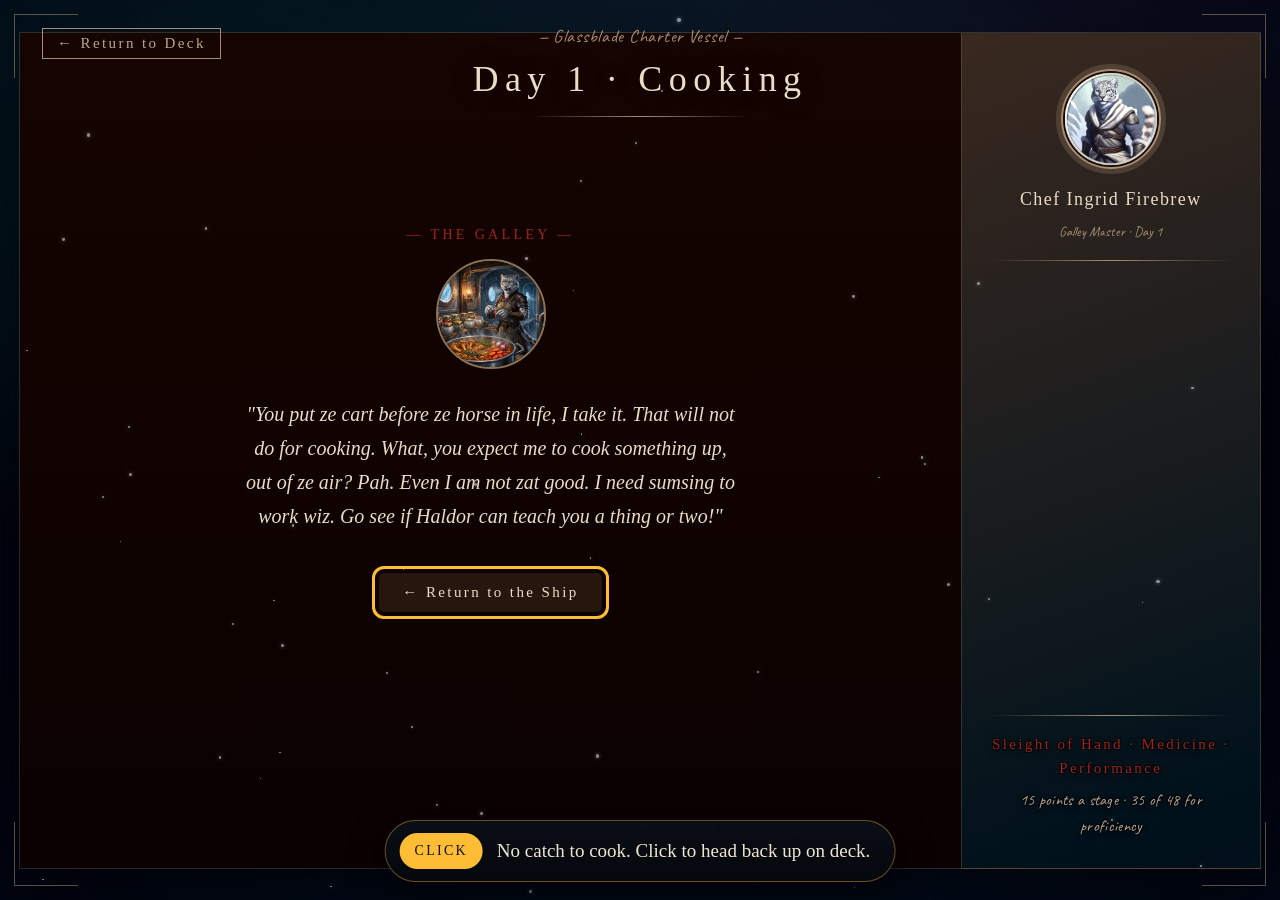
<file: cooking.html>
<!doctype html>
<html lang="en">
<head>
<meta charset="utf-8"/>
<meta name="viewport" content="width=device-width, initial-scale=1, viewport-fit=cover"/>
<title>Day 1 · Cooking — Aboard the Remorhaz</title>
<link rel="stylesheet" href="shared.css">
<script src="state.js"></script>
<script src="coach.js"></script>
<style>

/* ── LAYOUT ── */
.stage {
  position: fixed; inset: 0; z-index: 1;
  display: flex; align-items: center; justify-content: center;
}
.game-area {
  display: flex; align-items: stretch;
  width: min(97vw, 1780px); height: min(93vh, 1060px);
  box-shadow: 0 30px 80px rgba(0,0,0,0.6);
}
.game-panel {
  flex: 1; position: relative; overflow: hidden;
  border: 1px solid color-mix(in oklch, var(--paper-deep) 25%, transparent);
  border-right: none;
}

/* ── SCREEN LAYERS (stacked, one active at a time) ── */
.screen {
  position: absolute; inset: 0;
  display: none; flex-direction: column;
  align-items: center; justify-content: center;
  /* The intro already sat within a few pixels of this panel's fixed height, and
     a resolved check card is taller again. Centred flex clips both ends when it
     overflows, which would put ENTER THE GALLEY out of reach — so let it scroll
     instead, and keep the top edge reachable where "safe" is understood. */
  justify-content: safe center; overflow-y: auto;
  /* The coach bar is fixed to the bottom of the viewport and this panel runs to
     93vh, so the last control on a screen — ENTER THE GALLEY, FINISHED
     SEASONING, PRESENT THE DISH — was sitting behind it. Keep the instruction
     clear of the thing it is instructing about. */
  gap: 22px; padding: 32px 32px 96px;
  background: linear-gradient(to bottom, oklch(0.14 0.04 50), oklch(0.10 0.03 45));
}
.screen.active { display: flex; }

/* ── INGRID SIDEBAR ── */
.ingrid-sidebar {
  width: 300px; flex-shrink: 0;
  background: linear-gradient(160deg,
    color-mix(in oklch, var(--paper) 11%, var(--ink)) 0%,
    color-mix(in oklch, var(--paper)  7%, var(--sea-deep)) 100%);
  border: 1px solid color-mix(in oklch, var(--paper-deep) 28%, transparent);
  padding: 36px 28px 28px;
  display: flex; flex-direction: column; gap: 16px;
}
.ingrid-portrait {
  width: 100px; height: 100px; border-radius: 50%; margin: 0 auto;
  border: 2px solid var(--paper-deep);
  outline: 5px solid color-mix(in oklch, var(--paper-deep) 28%, transparent);
  background: var(--hull-darkest) center/cover no-repeat;
}

/* ── INGRID'S WARMTH ──
   One rule per mood on the four-step scale; each names a colour and how much
   of it. The two rules below spend it on the portrait and a faint tint behind
   the sidebar. Shared.css vars only — no new hues, and no default tint when
   no mood class is set. */
.ingrid-mood-cold    { --ingrid-warmth: var(--ice);        --ingrid-tint: 10%; }
.ingrid-mood-terse   { --ingrid-warmth: var(--ice-dim);    --ingrid-tint:  6%; }
.ingrid-mood-neutral { --ingrid-warmth: var(--paper-deep); --ingrid-tint:  0%; }
.ingrid-mood-warmer  { --ingrid-warmth: var(--lamp-warm);  --ingrid-tint:  7%; }

.ingrid-sidebar {
  box-shadow: inset 0 0 78px color-mix(in oklch,
    var(--ingrid-warmth, var(--paper-deep)) var(--ingrid-tint, 0%), transparent);
}
.ingrid-sidebar .ingrid-portrait {
  border-color:  var(--ingrid-warmth, var(--paper-deep));
  outline-color: color-mix(in oklch, var(--ingrid-warmth, var(--paper-deep)) 26%, transparent);
}
.ingrid-name {
  font-family: "IM Fell English SC", serif; font-size: 18px;
  letter-spacing: 0.08em; color: var(--paper); text-align: center;
}
.ingrid-role {
  font-family: "Caveat", cursive; font-size: 14px;
  color: var(--paper-deep); text-align: center; margin-top: -8px;
}
.sidebar-rule {
  width: 100%; height: 1px; flex-shrink: 0;
  background: linear-gradient(to right, transparent, var(--paper-deep), transparent);
}
.ingrid-dialogue {
  font-family: "IM Fell English", serif; font-style: italic;
  font-size: 15px; line-height: 1.58; color: var(--paper);
  flex: 1; min-height: 80px; transition: opacity 0.3s;
}
.phase-label {
  font-family: "IM Fell English SC", serif; font-size: 14px;
  letter-spacing: 0.2em; color: var(--blood); text-align: center;
}
.instruction-label {
  font-family: "Caveat", cursive; font-size: 14px;
  color: var(--paper-deep); text-align: center; margin-top: -8px;
}
.score-tally {
  display: flex; flex-direction: column; gap: 5px;
}
.score-row {
  display: flex; justify-content: space-between;
  border-bottom: 1px dotted color-mix(in oklch, var(--paper-deep) 35%, transparent);
  padding-bottom: 4px;
  font-family: "IM Fell English SC", serif; font-size: 14px;
  letter-spacing: 0.1em; color: var(--paper-deep);
}
.score-row span:last-child {
  font-family: "IM Fell English", serif; font-style: italic; color: var(--paper);
}
.score-total-row {
  display: flex; justify-content: space-between;
  padding-top: 4px; margin-top: 2px;
  font-family: "IM Fell English SC", serif; font-size: 15px;
  letter-spacing: 0.12em; color: var(--lamp);
}

/* ── SCREEN: INTRO ── */
.intro-catch-name {
  font-family: "IM Fell English SC", serif; font-size: 22px;
  letter-spacing: 0.1em; color: var(--lamp);
}
.intro-catch-icon { font-size: 52px; }
.intro-body {
  font-family: "IM Fell English", serif; font-style: italic;
  font-size: 16px; line-height: 1.6; color: var(--paper-dim);
  text-align: center; max-width: 480px;
}
.difficulty-tag {
  font-family: "IM Fell English SC", serif; font-size: 14px;
  letter-spacing: 0.24em; color: var(--blood);
}

/* ── SCREEN: EEL SUBDUE ── */
.eel-arena {
  /* min() so the arena narrows with the panel instead of overflowing it —
     moveEel() already places the eel from the arena's measured width. */
  width: min(380px, 100%); height: 200px; position: relative;
  background: oklch(0.12 0.03 45);
  border: 1px solid var(--rope-dark); border-radius: 2px;
  overflow: hidden; cursor: crosshair;
}
.eel-body {
  position: absolute;
  font-size: 52px; line-height: 1;
  cursor: pointer; user-select: none;
  transition: transform 0.06s;
}
.eel-timer-bar {
  width: min(380px, 100%); height: 10px;
  background: var(--hull-darkest); border-radius: 5px; overflow: hidden;
}
.eel-timer-fill {
  height: 100%; width: 100%;
  background: linear-gradient(to right, var(--lamp-warm), var(--blood));
  transition: width 0.1s linear;
}
.eel-counter {
  font-family: "IM Fell English SC", serif; font-size: 28px;
  letter-spacing: 0.1em; color: var(--lamp);
}
.eel-instruction {
  font-family: "Caveat", cursive; font-size: 18px; color: var(--paper-dim);
}
/* The bar under the counter is a five-second countdown and carried no caption at
   all — a strip of colour draining for no stated reason. Name it. The negative
   margin pulls it down onto its bar through the screen's 22px gap. */
.eel-timer-label {
  font-family: "IM Fell English SC", serif; font-size: 12px;
  letter-spacing: 0.24em; color: var(--paper-deep);
  margin-bottom: -16px;
}

/* ── SCREEN: STAGE 1 – HEAT ── */
canvas#heatCanvas {
  display: block; border-radius: 2px;
}
.lift-btn {
  font-family: "IM Fell English SC", serif; font-size: 14px;
  letter-spacing: 0.24em; color: var(--paper); background: var(--ink);
  border: 1px solid var(--ink); padding: 14px 36px; cursor: pointer;
  border-radius: 1px; transition: background 0.2s, border-color 0.2s, transform 0.1s;
}
.lift-btn:hover:not(:disabled) { background: var(--blood); border-color: var(--blood); transform: scale(1.03); }
.lift-btn:disabled { opacity: 0.4; cursor: default; }
.heat-result-label {
  font-family: "IM Fell English SC", serif; font-size: 14px;
  letter-spacing: 0.22em; color: var(--lamp);
  min-height: 20px; text-align: center;
}

/* ── SCREEN: STAGE 2 – SEASONING ── */
.season-workspace {
  display: flex; flex-direction: column; align-items: center; gap: 18px;
  width: 100%;
}
.spice-row {
  display: flex; gap: 32px; align-items: flex-end; justify-content: center;
}
.spice-col {
  display: flex; flex-direction: column; align-items: center; gap: 8px;
  width: 90px;
}
.spice-label {
  font-family: "IM Fell English SC", serif; font-size: 14px;
  letter-spacing: 0.2em; color: var(--paper-deep);
}
.spice-jar {
  width: 54px; height: 72px; cursor: pointer; user-select: none;
  position: relative; border-radius: 4px 4px 2px 2px;
  display: flex; align-items: center; justify-content: center;
  font-size: 28px;
  /* A real button, so the jar can be tabbed to and held with Space or Enter.
     The reset keeps it looking exactly like the div it replaced — overflow
     included, or a browser that clips button content would cut off the pour
     stream, which hangs below the jar. */
  appearance: none; font-family: inherit; color: inherit; padding: 0;
  overflow: visible;
  border: 1px solid var(--hull-light);
  background: linear-gradient(to bottom, oklch(0.35 0.06 55), oklch(0.22 0.04 50));
  box-shadow: inset 0 2px 4px rgba(255,255,255,0.08), 0 4px 12px rgba(0,0,0,0.5);
  transition: transform 0.1s, box-shadow 0.1s;
}
.spice-jar.pouring {
  transform: rotate(-25deg) translateY(-6px);
  box-shadow: 0 8px 20px rgba(0,0,0,0.6);
}
.spice-jar.pouring::after {
  content: "";
  position: absolute; bottom: -18px; left: 50%;
  transform: translateX(-50%);
  width: 6px; height: 16px;
  background: linear-gradient(to bottom, var(--paper-dim), transparent);
  border-radius: 3px;
  animation: pour-stream 0.2s ease-in-out infinite alternate;
}
@keyframes pour-stream { from { height: 14px; opacity: 0.8; } to { height: 20px; opacity: 0.5; } }

.spice-meter-wrap {
  width: 20px; height: 120px; position: relative;
  background: oklch(0.12 0.03 45); border: 1px solid var(--rope-dark); border-radius: 10px;
  overflow: visible;
  cursor: pointer; user-select: none;   /* hold it to scrape spice back off */
  appearance: none; font-family: inherit; color: inherit; padding: 0;
}
.spice-meter-fill {
  position: absolute; bottom: 0; left: 0; right: 0;
  border-radius: 10px; transition: height 0.12s ease;
  background: linear-gradient(to top, var(--lamp-warm), var(--lamp));
}
.spice-target {
  position: absolute; left: -5px; right: -5px;
  background: color-mix(in oklch, var(--lamp) 30%, transparent);
  border-top: 1px dashed var(--lamp);
  border-bottom: 1px dashed var(--lamp);
  border-radius: 2px; pointer-events: none;
}
.spice-meter-pct {
  position: absolute; top: -22px; left: 50%;
  transform: translateX(-50%);
  font-family: "IM Fell English SC", serif; font-size: 13px;
  color: var(--paper-deep); white-space: nowrap;
}

.taste-btn {
  font-family: "IM Fell English SC", serif; font-size: 14px;
  letter-spacing: 0.2em; color: var(--paper-deep); background: transparent;
  border: 1px solid var(--paper-deep); padding: 7px 18px; cursor: pointer;
  border-radius: 1px; transition: all 0.2s;
}
.taste-btn:hover:not(:disabled) { color: var(--paper); border-color: var(--paper-dim); }
.taste-btn:disabled { opacity: 0.3; cursor: default; }
.taste-feedback {
  font-family: "Caveat", cursive; font-size: 16px; color: var(--lamp);
  min-height: 22px; text-align: center; font-style: italic;
}
.season-actions { display: flex; gap: 14px; align-items: center; }
.fish-preview {
  font-size: 36px; opacity: 0.7;
  filter: drop-shadow(0 0 8px color-mix(in oklch, var(--lamp) 40%, transparent));
}

/* ── SCREEN: STAGE 3 – PLATING ── */
.plate-workspace {
  display: flex; align-items: center; gap: 32px; width: 100%;
  justify-content: center;
}
.plate-area {
  position: relative; width: 260px; height: 260px; flex-shrink: 0;
}
.plate-circle {
  position: absolute; inset: 0; border-radius: 50%;
  background: radial-gradient(circle at 35% 30%, oklch(0.94 0.03 78), oklch(0.82 0.04 75));
  box-shadow: 0 8px 32px rgba(0,0,0,0.6), inset 0 2px 8px rgba(255,255,255,0.4);
  border: 2px solid oklch(0.70 0.04 72);
}
.plate-ring {
  position: absolute; inset: 14px; border-radius: 50%;
  border: 1px solid oklch(0.75 0.04 72); opacity: 0.5; pointer-events: none;
}
.plate-zone-hint {
  position: absolute; border-radius: 50%;
  background: color-mix(in oklch, var(--lamp) 15%, transparent);
  pointer-events: none; transition: opacity 0.3s;
  transform: translate(-50%, -50%);
}
.food-token {
  position: absolute; border-radius: 50%;
  width: 52px; height: 52px;
  display: flex; align-items: center; justify-content: center;
  font-size: 26px; cursor: grab;
  background: radial-gradient(circle, oklch(0.30 0.06 55), oklch(0.16 0.03 45));
  box-shadow: 0 4px 12px rgba(0,0,0,0.5), inset 0 1px 3px rgba(255,255,255,0.1);
  user-select: none; z-index: 5;
  transition: box-shadow 0.2s, transform 0.15s;
  transform: translate(-50%, -50%);
}
.food-token.dragging { cursor: grabbing; transform: translate(-50%,-50%) scale(1.15); box-shadow: 0 8px 24px rgba(0,0,0,0.7); z-index: 20; }
.food-token.placed { cursor: default; }
.food-token.placed.accurate { box-shadow: 0 0 0 3px var(--lamp), 0 4px 12px rgba(0,0,0,0.5); }
/* The keyboard cursor: the token the pointer would be dragging, parked on the
   plate with a ring so a sighted keyboard player can see where it would land. */
.food-token.placing { outline: 2px dashed var(--lamp); outline-offset: 4px; z-index: 18; cursor: default; }

.food-tray {
  display: flex; flex-direction: column; gap: 16px;
  padding: 20px 14px;
  background: oklch(0.14 0.04 50);
  border: 1px solid color-mix(in oklch, var(--paper-deep) 20%, transparent);
  border-radius: 2px;
}
.tray-item {
  display: flex; align-items: center; gap: 10px;
}
.tray-token {
  width: 48px; height: 48px; border-radius: 50%;
  display: flex; align-items: center; justify-content: center;
  font-size: 24px; cursor: grab;
  /* Button reset — the tray token has to be focusable to be placed by keyboard. */
  appearance: none; border: 0; padding: 0; font-family: inherit; color: inherit;
  background: radial-gradient(circle, oklch(0.30 0.06 55), oklch(0.16 0.03 45));
  box-shadow: 0 4px 12px rgba(0,0,0,0.5);
  user-select: none; transition: transform 0.15s, opacity 0.2s;
  flex-shrink: 0;
}
.tray-token:hover { transform: scale(1.08); }
.tray-token.used { opacity: 0.25; cursor: default; transform: none; }
.tray-label {
  font-family: "Caveat", cursive; font-size: 14px; color: var(--paper-deep);
}
.plate-score-label {
  position: absolute; bottom: -28px; left: 50%; transform: translateX(-50%);
  font-family: "IM Fell English SC", serif; font-size: 14px;
  letter-spacing: 0.2em; color: var(--paper-deep); white-space: nowrap;
}

/* garnish choice */
.garnish-row {
  display: flex; gap: 16px; align-items: center; justify-content: center;
}
.garnish-opt {
  display: flex; flex-direction: column; align-items: center; gap: 6px;
  cursor: pointer; padding: 10px 16px;
  /* Button reset — three discrete choices, so they are three real buttons. */
  appearance: none; background: transparent; color: inherit; font-family: inherit;
  border: 1px solid color-mix(in oklch, var(--paper-deep) 30%, transparent);
  border-radius: 2px; transition: border-color 0.2s, background 0.2s;
}
.garnish-opt:hover { border-color: var(--lamp); background: color-mix(in oklch, var(--lamp) 8%, transparent); }
.garnish-opt.chosen { border-color: var(--lamp); background: color-mix(in oklch, var(--lamp) 14%, transparent); }
.garnish-opt .gem { font-size: 28px; }
.garnish-opt .glbl { font-family: "IM Fell English SC", serif; font-size: 13px; letter-spacing: 0.18em; color: var(--paper-deep); }
.garnish-prompt { font-family: "Caveat", cursive; font-size: 16px; color: var(--paper-dim); }

/* ── RESULT CARD ── */
.result-card {
  background: linear-gradient(135deg, var(--paper) 0%, var(--paper-dim) 100%);
  color: var(--ink); padding: 32px 44px; max-width: 500px; width: 92%;
  text-align: center;
  box-shadow: 0 20px 60px rgba(0,0,0,0.65), inset 0 0 0 1px rgba(255,255,255,0.3);
  animation: card-rise 0.55s cubic-bezier(0.2,0.8,0.3,1) both;
  position: relative; overflow: hidden;
}
.result-card::before {
  content: ""; position: absolute; inset: 0;
  background: radial-gradient(ellipse at 80% 110%, color-mix(in oklch, var(--lamp) 10%, transparent), transparent 60%);
  pointer-events: none;
}
@keyframes card-rise { from { transform:translateY(36px); opacity:0; } to { transform:translateY(0); opacity:1; } }
.result-tag { font-family:"IM Fell English SC",serif; font-size:10px; letter-spacing:0.28em; color:var(--blood); margin-bottom:6px; }
.result-score { font-family:"IM Fell English SC",serif; font-size:52px; letter-spacing:0.04em; color:var(--ink); line-height:1; }
.result-max  { font-family:"Caveat",cursive; font-size:18px; color:var(--paper-deep); margin-bottom:8px; }
.result-verdict { font-family:"IM Fell English",serif; font-style:italic; font-size:16px; line-height:1.6; color:var(--ink); margin-bottom:14px; }
.result-proficiency {
  background: color-mix(in oklch, var(--lamp) 14%, transparent);
  border: 1px solid var(--lamp); padding: 10px 16px; margin-bottom:14px;
  font-family:"IM Fell English SC",serif; font-size:12px; letter-spacing:0.18em; color:var(--ink);
}
.result-ingrid { font-family:"Caveat",cursive; font-size:17px; color:var(--hull-dark); border-top:1px solid var(--paper-deep); padding-top:12px; line-height:1.45; }
.result-actions { display:flex; gap:12px; justify-content:center; flex-wrap:wrap; margin-top:4px; }

/* ── TRANSITION OVERLAY ── */
.transition-overlay {
  position: absolute; inset: 0; z-index: 30;
  background: oklch(0.08 0.03 45); opacity: 0;
  pointer-events: none; transition: opacity 0.35s;
}
.transition-overlay.fade-in { opacity: 1; pointer-events: auto; }

/* ── STAT ARROWS ── */
.stat-arrow { font-style: normal; font-size: 14px; margin-right: 3px; }
.stat-arrow.up { color: var(--lamp); }
.stat-arrow.dn { color: var(--blood); }

/* ── MISC SHARED ── */
/* Keyboard instructions for the stages that were pointer-only. Kept in the
   layout at opacity 0: a screen reader reads it through the aria-describedby on
   the control it belongs to, it fades in for the sighted keyboard player the
   moment something in the stage takes focus from the keyboard, and nothing
   shifts for the player who never leaves the mouse. :focus-visible rather than
   :focus-within because two stages now hand focus to their first control as
   they open, and a mouse player should not be shown a line about arrow keys. */
.key-hint {
  font-family: "Caveat", cursive; font-size: 14px; line-height: 1.35;
  color: var(--paper-deep); text-align: center;
  opacity: 0; transition: opacity 0.2s;
}
.screen:has(:focus-visible) .key-hint { opacity: 1; }
.food-tray .key-hint { font-size: 13px; max-width: 150px; }

.screen-title {
  font-family: "IM Fell English SC", serif; font-size: 14px;
  letter-spacing: 0.24em; color: var(--blood); margin-bottom: -10px;
}

/* ── BG3 NARRATIVE SCENE + SKILL CHECK ── */
.skill-check-card {
  width:min(360px,90%);
  background:
    radial-gradient(60px 50px at 20% 20%,rgba(134,109,77,.07),transparent 70%),
    linear-gradient(160deg,color-mix(in oklch,var(--paper) 7%,var(--ink)) 0%,color-mix(in oklch,var(--paper) 4%,var(--sea-deep)) 100%);
  border:1px solid color-mix(in oklch,var(--lamp) 35%,transparent);
  padding:14px 18px 16px; position:relative;
  display:flex; flex-direction:column; align-items:center; gap:9px;
  box-shadow:0 0 20px color-mix(in oklch,var(--lamp) 8%,transparent),0 8px 20px rgba(0,0,0,.4);
}
.skill-check-card::before {
  content:""; position:absolute; inset:5px;
  border:1px solid color-mix(in oklch,var(--lamp) 14%,transparent);
  pointer-events:none;
}
.sck-name {
  font-family:"IM Fell English SC",serif; font-size:10px;
  letter-spacing:.32em; color:var(--blood);
  display:flex; align-items:center; gap:10px;
}
.sck-name::before,.sck-name::after { content:""; width:22px; height:1px; background:var(--blood); opacity:.5; }
.sck-dc { font-family:"Caveat",cursive; font-size:13px; color:var(--paper-deep); margin-top:-5px; }
.sck-die-row { display:flex; align-items:center; gap:14px; min-height:44px; }
.sck-die {
  font-family:"IM Fell English SC",serif; font-size:34px; line-height:1;
  color:var(--lamp); min-width:42px; text-align:center;
  text-shadow:0 0 14px color-mix(in oklch,var(--lamp) 40%,transparent);
  transition:color .3s,text-shadow .3s;
}
.sck-die.is-fail { color:var(--blood); text-shadow:0 0 14px color-mix(in oklch,var(--blood) 40%,transparent); }
.sck-breakdown { font-family:"IM Fell English",serif; font-style:italic; font-size:12px; color:var(--paper-deep); line-height:1.4; }
.sck-verdict { font-family:"IM Fell English SC",serif; font-style:normal; font-size:12px; letter-spacing:.08em; }
.sck-verdict.pass { color:var(--lamp); }
.sck-verdict.fail { color:var(--blood); }
.btn-roll-check {
  font-family:"IM Fell English SC",serif; font-size:12px;
  letter-spacing:.2em; color:var(--paper);
  background:color-mix(in oklch,var(--lamp) 10%,var(--ink));
  border:1px solid color-mix(in oklch,var(--lamp) 40%,transparent);
  padding:9px 22px; cursor:pointer; border-radius:1px;
  transition:background .2s,border-color .2s,transform .1s;
  box-shadow:0 0 10px color-mix(in oklch,var(--lamp) 10%,transparent),0 4px 10px rgba(0,0,0,.4);
}
.btn-roll-check:hover:not(:disabled) {
  background:color-mix(in oklch,var(--lamp) 18%,var(--ink));
  border-color:color-mix(in oklch,var(--lamp) 65%,transparent);
}
.btn-roll-check:active:not(:disabled) { transform:translateY(1px); }
.btn-roll-check:disabled { opacity:.35; cursor:default; }
.sck-result-prose {
  font-family:"IM Fell English",serif; font-style:italic;
  font-size:13.5px; line-height:1.6; color:var(--paper-dim);
  text-align:center; max-width:340px;
  margin:0; padding-top:9px;
  border-top:1px solid color-mix(in oklch,var(--paper-deep) 25%,transparent);
  opacity:0; transition:opacity .6s;
}
.sck-result-prose.show { opacity:1; }
.sck-result-prose.pass { color:color-mix(in oklch,var(--lamp) 60%,var(--paper-dim)); }
.intro-reveal { visibility:hidden; opacity:0; transition:opacity .5s; }
.intro-reveal.show { visibility:visible; opacity:1; }
.sck-prompt { font-family:"IM Fell English",serif; font-style:italic; font-size:14px; line-height:1.65; color:var(--paper-dim); text-align:center; max-width:320px; margin:0; }
.sck-indicator { min-height:24px; display:flex; align-items:center; justify-content:center; }
.sck-indicator .stat-arrow { font-size:20px; margin-right:0; }

/* ── NARROW SCREENS ──
   shared.css stacks the sidebar under 860px and lets the page scroll, but this
   page pinned the whole game to the viewport with a fixed .stage, so nothing
   below the fold could be reached — and its screens are absolutely positioned,
   so stacked in a column the panel would have had no height at all. Put the
   stage back in flow, let the active screen size the panel, and bring the three
   fixed-width play areas down with it. */
@media (max-width: 860px) {
  /* relative, not static: .backdrop is a positioned z-index:0 layer, and a
     static sidebar would paint underneath it. */
  .stage { position: relative; inset: auto; padding: 96px 0 36px; }
  .screen { position: static; overflow: visible; padding: 26px 14px 88px; }
  .screen.active { min-height: 60vh; }

  .spice-row { gap: 14px; flex-wrap: wrap; }
  .spice-col { width: 78px; }

  /* The plate keeps its 260px down to a ~283px panel, so the same placement
     scores the same on a phone as on a desk. */
  .plate-workspace { flex-wrap: wrap; gap: 18px; }
  .plate-area { width: min(260px, 100%); height: auto; aspect-ratio: 1; }
  .food-tray { flex-direction: row; flex-wrap: wrap; justify-content: center; }
}
</style>
</head>
<body>

<div id="page-fade" class="page-fade in"></div>
<div class="backdrop"></div>
<div class="snow" id="snow"></div>

<span class="corner tl"></span>
<span class="corner tr"></span>
<span class="corner bl"></span>
<span class="corner br"></span>

<div class="page-header">
  <div class="eyebrow">— Glassblade Charter Vessel —</div>
  <div class="title" id="pageTitle">Day 1 · Cooking</div>
  <div class="rule"></div>
</div>

<button class="back-btn" id="backBtn">← Return to Deck</button>

<!-- Outcomes this page only ever showed by moving something on screen: a hit on
     the eel, a spice level, where a plated item came down. In the DOM from the
     start so a screen reader is listening before the first one arrives. -->
<div class="sr-only" id="cookLive" aria-live="polite" aria-atomic="true"></div>

<div class="stage">
  <div class="game-area">

    <!-- LEFT: game screens -->
    <div class="game-panel" id="gamePanel">
      <div class="transition-overlay" id="fadeOverlay"></div>

      <!-- INTRO -->
      <div class="screen active" id="screen-intro">
        <div class="screen-title">— THE GALLEY —</div>
        <div class="intro-catch-icon" id="introCatchIcon">🐠</div>
        <div class="intro-catch-name" id="introCatchName">Arctic Halibut</div>
        <div class="intro-body" id="introBody">You carry the catch below deck.</div>

        <!-- BG3 Wisdom / Insight check -->
        <div class="skill-check-card">
          <div class="sck-name">WISDOM · INSIGHT</div>
          <div class="sck-dc" id="wisckDc"></div>
          <p class="sck-prompt">You try to gauge what Ingrid expects and how best to approach the work ahead.</p>
          <div class="sck-indicator" id="wisArrow"></div>
          <!-- The die, the total and the verdict. The card called this a check and
               showed none of them; .sck-die and .sck-verdict have been styled for
               it all along. -->
          <div class="sck-die-row" id="wisckDieRow" style="display:none">
            <div class="sck-die" id="wisckDie">d10</div>
            <div class="sck-breakdown">
              <div id="wisckEquation"></div>
              <div class="sck-verdict" id="wisckVerdict"></div>
            </div>
          </div>
          <button class="btn-roll-check" id="btnRollInsight">Read the Room</button>
          <p class="sck-result-prose" id="wisckResultProse"></p>
        </div>

        <div class="difficulty-tag intro-reveal" id="difficultyTag">STANDARD DIFFICULTY</div>
        <button class="btn-primary intro-reveal" id="beginBtn">ENTER THE GALLEY</button>
      </div>

      <!-- STAGE 0: EEL SUBDUE (eel catch only) -->
      <div class="screen" id="screen-eel">
        <div class="screen-title">— BEFORE WE BEGIN —</div>
        <div class="eel-instruction">It is still alive, and it does not mean to stay on this counter.</div>
        <div class="eel-arena" id="eelArena">
          <!-- role=button rather than a real <button>: Enter and Space are handled
               in keydown here, and a native button would fire its own click on top
               of that and count every keyboard hit twice. -->
          <div class="eel-body" id="eelBody" role="button" tabindex="0"
               aria-label="The eel" aria-describedby="eelKeyHint">🐍</div>
        </div>
        <div class="eel-counter" id="eelCounter">0 / 5 hits</div>
        <div class="eel-timer-label">TIME LEFT</div>
        <div class="eel-timer-bar" role="img" aria-label="Time left to subdue the eel"><div class="eel-timer-fill" id="eelTimerFill"></div></div>
        <div class="key-hint" id="eelKeyHint">Keyboard: Enter pins the eel. After each hit, press an arrow key to take hold again.</div>
      </div>

      <!-- STAGE 1: HEAT / TIMING -->
      <div class="screen" id="screen-heat">
        <div class="screen-title">— STAGE I · THE HEAT —</div>
        <canvas id="heatCanvas" class="stage-canvas" width="480" height="280" role="img"
                aria-label="The fish in a pan over the galley fire, with a thermometer at the right that rises as it cooks."></canvas>
        <div class="heat-result-label" id="heatResultLabel" aria-live="polite"></div>
        <button class="lift-btn" id="liftBtn">LIFT FROM HEAT</button>
      </div>

      <!-- STAGE 2: SEASONING -->
      <div class="screen" id="screen-season">
        <div class="screen-title">— STAGE II · THE SEASONING —</div>
        <div class="season-workspace">
          <div class="fish-preview" id="seasonFishPreview">🐠</div>
          <div class="spice-row" id="spiceRow">
            <!-- built by JS -->
          </div>
          <div class="key-hint" id="spiceKeyHint">Keyboard: tab to a jar or to its meter, then hold Space or Enter — the jar pours, the meter scrapes it back off.</div>
          <div class="taste-feedback" id="tasteFeedback" aria-live="polite"></div>
          <div class="season-actions">
            <button class="taste-btn" id="tasteBtn">TASTE TEST</button>
            <button class="btn-primary" id="seasonSubmitBtn">FINISHED SEASONING</button>
          </div>
        </div>
      </div>

      <!-- STAGE 3: PLATING -->
      <div class="screen" id="screen-plate">
        <div class="screen-title" id="plateTitle">— STAGE III · THE PLATE —</div>
        <!-- Step A: drag food onto plate -->
        <div class="plate-workspace" id="plateWorkspace">
          <div class="plate-area" id="plateArea">
            <div class="plate-circle"></div>
            <div class="plate-ring"></div>
            <!-- zone hints and tokens injected by JS -->
            <div class="plate-score-label" id="plateScoreLabel"></div>
          </div>
          <div class="food-tray" id="foodTray">
            <!-- built by JS -->
          </div>
        </div>
        <!-- Step B: garnish choice (shown after all items placed) -->
        <div id="garnishStep" style="display:none; flex-direction:column; align-items:center; gap:14px;">
          <div class="garnish-prompt">Choose a garnish for presentation.</div>
          <div class="garnish-row" id="garnishRow"></div>
          <button class="btn-primary" id="garnishSubmitBtn" disabled>PRESENT THE DISH</button>
        </div>
      </div>

      <!-- RESULT -->
      <div class="screen" id="screen-result">
        <div class="result-card" id="resultCard">
          <!-- built by JS -->
        </div>
        <div class="result-actions" id="resultActions">
          <button class="btn-primary" id="toHubBtn">Return to Deck</button>
          <button class="btn-secondary" id="retryBtn">Try Again</button>
        </div>
      </div>

    </div><!-- /game-panel -->

    <!-- RIGHT: Ingrid sidebar -->
    <div class="ingrid-sidebar">
      <div class="ingrid-portrait" id="ingridPortrait"></div>
      <div class="ingrid-name">Chef Ingrid Firebrew</div>
      <div class="ingrid-role" id="ingridRole">Galley Master · Day 1</div>
      <div class="sidebar-rule"></div>
      <!-- Every verdict this page gives is spoken by Ingrid and nowhere else, so
           the sidebar has to be a live region of its own. -->
      <div class="ingrid-dialogue" id="ingridDialogue" aria-live="polite">&nbsp;</div>
      <div class="sidebar-rule"></div>
      <div class="phase-label" id="phaseLabel">Sleight of Hand · Medicine · Performance</div>
      <div class="instruction-label" id="instructionLabel">15 points a stage · 35 of 48 for proficiency</div>
      <div class="score-tally" id="scoreTally" style="display:none">
        <div class="score-row"><span>Heat</span><span id="ts1">—</span></div>
        <div class="score-row"><span>Seasoning</span><span id="ts2">—</span></div>
        <div class="score-row"><span>Plating</span><span id="ts3">—</span></div>
        <div class="score-total-row"><span>Total</span><span id="tsTotal">—</span></div>
      </div>
    </div>

  </div>
</div>

<script>
/* ── PAGE TRANSITIONS ── */
const _pf = document.getElementById("page-fade");
setTimeout(() => { if (_pf) _pf.classList.remove("in"); }, 50);
function _navigateTo(url) {
  if (!_pf) { window.location.href = url; return; }
  _pf.classList.add("in");
  // The timer is the guarantee. transitionend can go unfired and leave the player
  // on a black screen that goes nowhere; index.html has the full story.
  let _navDone = false;
  const _go = () => { if (_navDone) return; _navDone = true; window.location.href = url; };
  _pf.addEventListener("transitionend", _go, { once: true });
  setTimeout(_go, 700); // just past the 0.6s fade in shared.css
}

(function () {

/* ══════════════════════════════════════════
   SNOW
══════════════════════════════════════════ */
const snowEl = document.getElementById("snow");
for (let i = 0; i < 55; i++) {
  const f = document.createElement("div");
  f.className = "flake";
  const sz = 1 + Math.random() * 2.5;
  Object.assign(f.style, {
    width: sz + "px", height: sz + "px",
    left:  Math.random() * 100 + "%",
    top:   Math.random() * 100 + "%",
    animationDuration: (8 + Math.random() * 12) + "s",
    animationDelay:   (-Math.random() * 15) + "s",
  });
  snowEl.appendChild(f);
}

/* ══════════════════════════════════════════
   STATE / DATA
══════════════════════════════════════════ */
function loadState() {
  try {
    const s = JSON.parse(localStorage.getItem("remorhaz") || "{}");
    return {
      selectedCharacter: s.selectedCharacter || null,
      currentDay:    s.currentDay    || 1,
      lastCatch:     s.lastCatch || null,
    };
  } catch { return { currentDay: 1 }; }
}
function saveState(s) {
  try {
    const existing = JSON.parse(localStorage.getItem("remorhaz") || "{}");
    localStorage.setItem("remorhaz", JSON.stringify({ ...existing, ...s }));
  } catch { localStorage.setItem("remorhaz", JSON.stringify(s)); }
}

const appState  = loadState();
const lastCatch = appState.lastCatch;
const catchRoll = lastCatch ? lastCatch.roll : 3;
// The day this galley shift belongs to. The hub only ever sends you here on
// Day 1 or the Day 8 emergency.
const workDay   = (appState.currentDay || 1) >= 8 ? 8 : 1;

// Day 1's galley shift and the Day 8 emergency cook are the same page, so the
// captions come from the save rather than the markup — the title, the header
// and Ingrid's role all read "Day 1" through the emergency before now.
const dayCaption = workDay === 8 ? "Day 8 · Emergency Cooking" : "Day 1 · Cooking";
document.title = dayCaption + " — Aboard the Remorhaz";
document.getElementById("pageTitle").textContent  = dayCaption;
document.getElementById("ingridRole").textContent = "Galley Master · Day " + workDay;

/* ── FISHING GATE ── */
if (!lastCatch) {
  document.getElementById("screen-intro").innerHTML = `
    <div class="screen-title">— THE GALLEY —</div>
    <img src="assets/ingrid-cin.jpg" style="width:110px;height:110px;object-fit:cover;border-radius:50%;border:2px solid #8b7355;margin-bottom:6px;" alt="Ingrid">
    <div style="font-family:'IM Fell English',serif;font-style:italic;font-size:20px;color:var(--paper);line-height:1.7;text-align:center;max-width:520px;padding:0 12px;">
      "You put ze cart before ze horse in life, I take it. That will not do for cooking.
      What, you expect me to cook something up, out of ze air? Pah.
      Even I am not zat good. I need sumsing to work wiz.
      Go see if Haldor can teach you a thing or two!"
    </div>
    <button class="btn-primary" style="margin-top:18px;" onclick="window._navigateTo('index.html')">← Return to the Ship</button>
  `;
  window._navigateTo = _navigateTo;
  Coach.say("No catch to cook. Click to head back up on deck.", "CLICK");
  Coach.target("#screen-intro .btn-primary");
}

// Per-catch difficulty config
const CONFIGS = {
  1: { // Silver fish — Ingrid is hardest to please
    label: "MEAGRE HAUL · INGRID IS UNIMPRESSED",
    heatWindowMs: 1700, heatRate: 15, perfectZoneCenter: 68,
    spiceTargets: { salt:[38,52], pepper:[28,42], herbs:[25,38] },
    plateTolerance: 32,
    ingridMood: "cold",
    ingridIntro: "...This. These tiny silver fish. You bring me this.",
    ingridPre:   "I will make something of it. You will stay out of my way.",
  },
  2: { // Sea eel — special subdue stage, tricky seasoning
    label: "SEA EEL · SUBDUE IT FIRST",
    heatWindowMs: 2200, heatRate: 11, perfectZoneCenter: 65,
    spiceTargets: { salt:[50,68], pepper:[36,52], herbs:[42,58] },
    plateTolerance: 38,
    ingridMood: "terse",
    ingridIntro: "A sea eel. Alive. Of course it is alive.",
    ingridPre:   "Hold it still or we will all be bitten. Then we cook it.",
  },
  3: { // Halibut — standard
    label: "FINE CATCH · STANDARD EXPECTATIONS",
    heatWindowMs: 2600, heatRate: 10, perfectZoneCenter: 65,
    spiceTargets: { salt:[38,58], pepper:[32,52], herbs:[34,54] },
    plateTolerance: 46,
    ingridMood: "neutral",
    ingridIntro: "Halibut. Acceptable. Come. We begin.",
    ingridPre:   "Pay attention. I will not explain anything twice.",
  },
  4: { // Arctic Char — Ingrid is slightly easier to satisfy
    label: "EXCEPTIONAL HAUL · INGRID IS... WILLING",
    heatWindowMs: 3600, heatRate: 8, perfectZoneCenter: 63,
    spiceTargets: { salt:[30,58], pepper:[26,54], herbs:[28,56] },
    plateTolerance: 60,
    ingridMood: "warmer",
    ingridIntro: "Arctic Char. You did not embarrass yourselves entirely.",
    ingridPre:   "Good ingredients deserve care. Do not waste them.",
  },
};

const cfg = CONFIGS[catchRoll] || CONFIGS[3];

/* ── INGRID'S MOOD ──
   cfg.ingridMood is set by the catch alone. Standing shifts it along the same
   four-step scale, so how you have treated her carries between days. Clamped
   to the ends of MOOD_SCALE — those four keys are exactly the ones the
   .ingrid-mood-* rules define, and a fifth would style nothing. */
const MOOD_SCALE = ["cold", "terse", "neutral", "warmer"];
const moodBase   = Math.max(0, MOOD_SCALE.indexOf(cfg.ingridMood));
const ingridMood = MOOD_SCALE[
  Math.min(MOOD_SCALE.length - 1, Math.max(0, moodBase + Remorhaz.standingMoodBias("ingrid")))
];

/* ── APPLY STAT MODIFIERS ── */
(function () {
  try {
    const s = JSON.parse(localStorage.getItem("remorhaz") || "{}");
    const st = s.selectedCharacter?.stats;
    if (!st) return;
    window._cookStats = st;

    function factor(k) {
      const m = st[k] || 0;
      return m === 2 ? 1.35 : m === 1 ? 1.17 : m === -1 ? 0.82 : m === -2 ? 0.65 : 1.0;
    }

    // DEX → heat window
    cfg.heatWindowMs = Math.round(cfg.heatWindowMs * factor('dexterity'));

    // WIS → spice target zone width
    const wisAdj = (st.wisdom || 0) * 0.04;
    Object.keys(cfg.spiceTargets).forEach(k => {
      const [lo, hi] = cfg.spiceTargets[k];
      const center  = (lo + hi) / 2;
      const newHalf = Math.max(4, ((hi - lo) / 2) * (1 + wisAdj));
      cfg.spiceTargets[k] = [
        Math.max(5,  Math.round(center - newHalf)),
        Math.min(95, Math.round(center + newHalf)),
      ];
    });

    // CHA → plate tolerance
    cfg.plateTolerance = Math.max(18, Math.round(cfg.plateTolerance + (st.charisma || 0) * 8));
  } catch {}
})();

function _cookArrow(k) {
  const m = (window._cookStats || {})[k] || 0;
  if (m >= 1)  return '<span class="stat-arrow up">▲</span> ';
  if (m <= -1) return '<span class="stat-arrow dn">▼</span> ';
  return '';
}

const CATCH_ICONS = { 1:"🐟", 2:"🐍", 3:"🐠", 4:"🐡" };
const CATCH_NAMES = {
  1:"Silver Fish", 2:"Giant Sea Eel", 3:"Arctic Halibut", 4:"Arctic Char"
};

let stage1Score = 0;
let stage2Score = 0;
let stage3Score = 0;
let garnishBonus = 0;

/* ══════════════════════════════════════════
   SIDEBAR HELPERS
══════════════════════════════════════════ */
document.getElementById("ingridPortrait").style.backgroundImage = "url('assets/ingrid.png')";
// Warmth cue only — every line she speaks is unchanged.
document.querySelector(".ingrid-sidebar").classList.add("ingrid-mood-" + ingridMood);

function setDialogue(text) {
  const el = document.getElementById("ingridDialogue");
  el.style.opacity = "0";
  setTimeout(() => { el.textContent = '"' + text + '"'; el.style.opacity = "1"; }, 260);
}
/* Interface outcomes for a player who cannot see the board move. Ingrid's own
   lines go out through the sidebar, which is a live region in its own right. */
function announce(msg) {
  const el = document.getElementById("cookLive");
  if (el) el.textContent = msg;
}
function setPhase(p, instHtml) {
  document.getElementById("phaseLabel").textContent     = p;
  document.getElementById("instructionLabel").innerHTML = instHtml;
}
function showScoreTally() {
  document.getElementById("scoreTally").style.display = "flex";
}
function updateTally(s1, s2, s3) {
  document.getElementById("ts1").textContent    = s1 !== null ? s1 + " / 15" : "—";
  document.getElementById("ts2").textContent    = s2 !== null ? s2 + " / 15" : "—";
  document.getElementById("ts3").textContent    = s3 !== null ? s3 + " / 15" : "—";
  // 15 + 15 + 15 from the stages plus up to 3 for the garnish: the ceiling is
  // 48, not 45. A strong run was being shown an impossible score.
  const total = (s1 || 0) + (s2 || 0) + (s3 || 0) + garnishBonus;
  document.getElementById("tsTotal").textContent = (s1 !== null || s2 !== null || s3 !== null)
    ? total + " / 48" : "—";
}

/* ══════════════════════════════════════════
   SCREEN SWITCHER
══════════════════════════════════════════ */
const fadeOverlay = document.getElementById("fadeOverlay");
function goToScreen(id, delay = 0) {
  fadeOverlay.classList.add("fade-in");
  setTimeout(() => {
    document.querySelectorAll(".screen").forEach(s => s.classList.remove("active"));
    document.getElementById(id).classList.add("active");
    fadeOverlay.classList.remove("fade-in");
  }, 360 + delay);
}

/* ══════════════════════════════════════════
   INTRO SCREEN
══════════════════════════════════════════ */
document.getElementById("introCatchIcon").textContent = CATCH_ICONS[catchRoll] || "🐠";
document.getElementById("introCatchName").textContent = CATCH_NAMES[catchRoll] || "Your Catch";
document.getElementById("difficultyTag").textContent  = cfg.label;
// The opening promise used to read "DC 10 each stage". Nothing here rolls against
// a DC — the three stages are precision minigames, each graded on its own scale
// out of 15, with the garnish worth up to 3 more. 35 is the real proficiency
// threshold (showResult) and 48 the real ceiling. The arrows go where the ability
// is named, as they do on every stage label, because they are the only warning
// the player gets that a stage is not their strength.
document.getElementById("instructionLabel").innerHTML =
  Remorhaz.arrow("dexterity") + "Dexterity · " +
  Remorhaz.arrow("wisdom")    + "Wisdom · " +
  Remorhaz.arrow("charisma")  + "Charisma — 15 points a stage · 35 of 48 for proficiency";
setDialogue(cfg.ingridIntro);

// The galley opens on a skill check with no instruction attached to it, and the
// button that starts the shift is not on screen yet. Name the one live control.
if (lastCatch) {
  Coach.say("Click Read the Room to size up what Ingrid wants.", "CLICK");
  Coach.target("#btnRollInsight");
}

// 2nd-person narrative per catch type
const CATCH_NARRATIVES = {
  1: "You carry the meagre haul below deck, the silver fish barely filling the bucket. Ingrid looks at them for a long moment. She does not look at you.",
  2: "You carry the writhing catch below deck, drawing alarmed looks from every crew member you pass. In the galley, Ingrid's expression does not change. She reaches for a very large pan.",
  3: "You carry the halibut below deck. The galley smells of wood smoke and rendered fat. Ingrid stands at the central worksurface with a knife already in her hand.",
  4: "You carry the char below deck. For once the galley almost feels welcoming. Ingrid looks at the catch and, briefly, almost smiles.",
};
document.getElementById("introBody").textContent = CATCH_NARRATIVES[catchRoll] || CATCH_NARRATIVES[3];

// Wisdom / Insight check
(function () {
  const wisMod  = (window._cookStats || {}).wisdom || 0;
  const wisEl   = document.getElementById("wisArrow");
  if (wisMod >= 1)       wisEl.innerHTML = '<span class="stat-arrow up">▲</span>';
  else if (wisMod <= -1) wisEl.innerHTML = '<span class="stat-arrow dn">▼</span>';

  const DC = 8;
  // One source for the number the player is now shown.
  document.getElementById("wisckDc").textContent = "DC " + DC + " · d10 + Wisdom";

  const WISDOM_SUCCESS = {
    1: "You read the situation quickly. Ingrid expects precision and restraint — she's making do, and so will you.",
    2: "You gauge the challenge immediately. The eel demands high heat and bold seasoning. Miss either and it becomes inedible.",
    3: "You've watched enough kitchens to know the shape of this. Timing, balanced seasoning, clean presentation.",
    4: "Fine ingredients reward patience. Let each stage breathe and the char will do most of the work for you.",
  };
  const WISDOM_FAILURE = {
    1: "Ingrid doesn't explain what she wants. She never does. You'll have to interpret her movements and hope you're guessing right.",
    2: "You've never cooked an eel before. Ingrid offers no guidance. You'll have to improvise.",
    3: "You have no particular read on what Ingrid expects. Good fish, prepared badly — it would be a real waste.",
    4: "Even fine char can be ruined. You're not quite sure what makes the difference. Ingrid's expression offers no clues.",
  };

  document.getElementById("btnRollInsight").addEventListener("click", function () {
    this.disabled = true;
    Coach.untarget();
    const roll  = Math.ceil(Math.random() * 10);
    const total = roll + wisMod;
    const pass  = total >= DC;
    const resEl = document.getElementById("wisckResultProse");

    // The roll was always being made — it just happened out of sight, with no die,
    // no DC and no verdict, which made a check of it in name only. What it buys is
    // the read below and nothing else: no stage score moves on it. So the honest
    // version is to put the whole of it on the table.
    document.getElementById("wisckDieRow").style.display = "flex";
    const dieEl = document.getElementById("wisckDie");
    dieEl.textContent = roll;
    dieEl.classList.toggle("is-fail", !pass);
    document.getElementById("wisckEquation").textContent =
      roll + (wisMod !== 0 ? (wisMod > 0 ? " + " + wisMod : " − " + Math.abs(wisMod)) : "") + " = " + total;
    const verdictEl = document.getElementById("wisckVerdict");
    verdictEl.textContent = pass ? "SUCCESS — DC MET" : "FAILURE — DC MISSED";
    verdictEl.classList.add(pass ? "pass" : "fail");
    if (pass) Coach.hit("Insight check passed.");
    else      Coach.miss("Insight check failed.");

    setTimeout(() => {
      resEl.textContent = (pass ? WISDOM_SUCCESS : WISDOM_FAILURE)[catchRoll] || (pass ? WISDOM_SUCCESS[3] : WISDOM_FAILURE[3]);
      resEl.classList.add("show", pass ? "pass" : "fail");

      setTimeout(() => {
        document.querySelectorAll(".intro-reveal").forEach(el => el.classList.add("show"));
        // Ringed only once it is visible — the ring draws nothing on a hidden button.
        Coach.say("Click Enter the Galley to start the shift.", "CLICK");
        Coach.target("#beginBtn");
      }, 900);
    }, 500);
  });
})();

document.getElementById("beginBtn").addEventListener("click", () => {
  Coach.untarget();
  setDialogue(cfg.ingridPre);
  if (catchRoll === 2) {
    goToScreen("screen-eel");
    setTimeout(startEelSubdue, 500);
  } else {
    goToScreen("screen-heat");
    setTimeout(startHeat, 500);
  }
});
document.getElementById("backBtn").addEventListener("click", () => {
  _navigateTo("index.html");
});

/* ══════════════════════════════════════════
   STAGE 0: EEL SUBDUE (eel catch only)
══════════════════════════════════════════ */
let eelHits = 0;
let eelTimerInterval = null;
let eelTimeLeft = 5000;
const EEL_NEEDED = 5;
// Whether the keyboard player has hold of the eel. The pointer player has to
// chase it across the arena for every hit; the keyboard player has to take hold
// of it again, so the stage stays a rhythm rather than five presses of one key.
let eelGripped = true;

function startEelSubdue() {
  setPhase("Stage 0 — Subdue the Eel", "Click the eel 5 times before it escapes");
  setDialogue("Hold it DOWN. Do not let go. Click!");
  eelHits = 0; eelTimeLeft = 5000;
  updateEelCounter();
  moveEel();

  // Both the caption above the arena and Ingrid say "hold it down", while the
  // mechanic is five separate clicks on a target that jumps after each one. This
  // bar is the only place the actual control is spelled out.
  Coach.say("Click the eel. Five hits before the bar empties.", "CLICK");
  Coach.target("#eelBody");

  eelTimerInterval = setInterval(() => {
    eelTimeLeft -= 100;
    const pct = Math.max(0, eelTimeLeft / 5000) * 100;
    document.getElementById("eelTimerFill").style.width = pct + "%";
    if (eelTimeLeft <= 0) { clearInterval(eelTimerInterval); eelTimeout(); }
  }, 100);

  eelGripped = true;
  const eelEl = document.getElementById("eelBody");
  eelEl.addEventListener("click", onEelHit);
  eelEl.addEventListener("keydown", onEelKey);
  // goToScreen hid the button the player pressed to get here, so focus is on
  // nothing. On a five-second timer, tabbing back in from the top of the page
  // would cost the keyboard player the stage before they reached the eel.
  eelEl.focus();
}

// Enter strikes, an arrow takes hold again. The strike runs through onEelHit —
// the same function the click path calls — so the counter, the timer and the
// penalty are the ones the pointer plays against.
function onEelKey(e) {
  if (e.key === "Enter" || e.key === " " || e.key === "Spacebar") {
    e.preventDefault();
    if (!eelGripped) {
      announce("Not holding it. Press an arrow key to take hold. " + eelHits + " of " + EEL_NEEDED + ".");
      // Enter did nothing, and the bar was still reading "click it again" from
      // onEelHit. Chipless: the chip is the verb, and neither CLICK nor HOLD is
      // the verb here. Say what the key-hint says.
      Coach.say("Not holding it — press an arrow key to take hold, then Enter to strike.");
      Coach.miss();
      return;
    }
    onEelHit();
    if (eelHits < EEL_NEEDED) {
      eelGripped = false;
      announce("Hit " + eelHits + " of " + EEL_NEEDED + ". Press an arrow key to take hold again.");
      // onEelHit just said "click it again", which is true for the pointer and
      // wrong here: the grip is gone and Enter is dead until an arrow key. say()
      // clears the green, hit() puts it back, so the flash survives the rewrite.
      Coach.say("Hit " + eelHits + " of " + EEL_NEEDED + " — press an arrow key to take hold, then Enter to strike.");
      Coach.hit();
    }
  } else if (e.key.indexOf("Arrow") === 0) {
    e.preventDefault();
    if (!eelGripped) {
      eelGripped = true;
      announce("Holding it — " + eelHits + " of " + EEL_NEEDED + ".");
      Coach.say("Holding it — press Enter to strike.");
    }
  }
}

function moveEel() {
  const arena = document.getElementById("eelArena");
  const eel   = document.getElementById("eelBody");
  const maxX  = arena.offsetWidth  - 60;
  const maxY  = arena.offsetHeight - 60;
  eel.style.left = (Math.random() * maxX) + "px";
  eel.style.top  = (Math.random() * maxY) + "px";
}
function updateEelCounter() {
  document.getElementById("eelCounter").textContent = eelHits + " / " + EEL_NEEDED + " hits";
}
function onEelHit() {
  eelHits++;
  updateEelCounter();
  moveEel();
  announce("Hit " + eelHits + " of " + EEL_NEEDED + ".");
  if (eelHits < EEL_NEEDED) {
    Coach.hit("Hit " + eelHits + " of " + EEL_NEEDED + " — it moved. Click it again.");
  }
  if (eelHits >= EEL_NEEDED) {
    clearInterval(eelTimerInterval);
    Coach.untarget();
    Coach.hit("Pinned — " + EEL_NEEDED + " of " + EEL_NEEDED + ".");
    setDialogue("Good. Now it will not kill us. Mostly.");
    document.getElementById("eelBody").removeEventListener("click", onEelHit);
    document.getElementById("eelBody").removeEventListener("keydown", onEelKey);
    // success: no penalty
    setTimeout(() => { goToScreen("screen-heat"); setTimeout(startHeat, 500); }, 900);
  }
}
function eelTimeout() {
  document.getElementById("eelBody").removeEventListener("click", onEelHit);
  document.getElementById("eelBody").removeEventListener("keydown", onEelKey);
  Coach.untarget();
  Coach.miss("It got away. The heat will be harder now.");
  setDialogue("It got away from you. This will make things... harder.");
  // penalty: tighten heat window slightly
  cfg.heatWindowMs = Math.max(1400, cfg.heatWindowMs - 400);
  setTimeout(() => { goToScreen("screen-heat"); setTimeout(startHeat, 500); }, 1100);
}

/* ══════════════════════════════════════════
   STAGE 1: HEAT / TIMING
══════════════════════════════════════════ */
const canvas  = document.getElementById("heatCanvas");
const ctx     = canvas.getContext("2d");
const CW = canvas.width, CH = canvas.height;

let heatLevel     = 0;       // 0–100
let heatAnimId    = null;
let heatLastTs    = null;
let heatDone      = false;
let perfectStart  = 0;
let perfectEnd    = 0;

function startHeat() {
  setPhase("Stage I — The Heat", _cookArrow('dexterity') + "Dexterity Check · Pull at the right moment");
  setDialogue("Knowing how long to leave the fish on the stove is key. Pull it off too soon — it is raw. Leave it too long — it is coal.");

  // Perfect window position based on difficulty
  const windowWidth = cfg.heatWindowMs / 1000 * cfg.heatRate; // approx pct width
  perfectStart = cfg.perfectZoneCenter - windowWidth / 2;
  perfectEnd   = cfg.perfectZoneCenter + windowWidth / 2;

  heatLevel = 0; heatDone = false; heatLastTs = null;
  document.getElementById("liftBtn").disabled = false;
  document.getElementById("heatResultLabel").textContent = "";
  // Same reason as the eel: the fish is already on the heat, and tabbing in from
  // the top of the page to find LIFT FROM HEAT burns the window.
  document.getElementById("liftBtn").focus();

  // One control, one moment. Naming the button and what to watch is the control;
  // judging when to press it is the stage, and stays with the player.
  Coach.say("Watch the fish cook. Click Lift From Heat before it burns.", "CLICK");
  Coach.target("#liftBtn");

  heatAnimId = requestAnimationFrame(drawHeat);
}

function drawHeat(ts) {
  if (heatDone) return;
  if (!heatLastTs) heatLastTs = ts;
  const dt = (ts - heatLastTs) / 1000;
  heatLastTs = ts;

  heatLevel = Math.min(100, heatLevel + cfg.heatRate * dt);

  ctx.clearRect(0, 0, CW, CH);

  // Galley wall bg
  const wallG = ctx.createLinearGradient(0, 0, 0, CH);
  wallG.addColorStop(0, "#1a1108");
  wallG.addColorStop(1, "#0d0906");
  ctx.fillStyle = wallG; ctx.fillRect(0, 0, CW, CH);

  // Stone blocks
  ctx.strokeStyle = "rgba(60,40,20,0.4)"; ctx.lineWidth = 1;
  for (let bx = 0; bx < CW; bx += 48)  { ctx.beginPath(); ctx.moveTo(bx, 0); ctx.lineTo(bx, CH); ctx.stroke(); }
  for (let by = 0; by < CH; by += 32)  { ctx.beginPath(); ctx.moveTo(0, by); ctx.lineTo(CW, by); ctx.stroke(); }

  // Hearth glow (behind stove)
  const glow = ctx.createRadialGradient(CW*0.5, CH*0.85, 0, CW*0.5, CH*0.85, 160);
  const glowInt = Math.min(1, heatLevel / 60);
  glow.addColorStop(0, `rgba(220,130,30,${0.35 * glowInt})`);
  glow.addColorStop(1, "transparent");
  ctx.fillStyle = glow; ctx.fillRect(0, 0, CW, CH);

  // Stove base
  ctx.fillStyle = "#1c1410"; ctx.fillRect(CW*0.2, CH*0.72, CW*0.6, CH*0.28);
  ctx.fillStyle = "#2a1e14"; ctx.fillRect(CW*0.22, CH*0.7, CW*0.56, CH*0.04);

  // Fire flames (animated)
  drawFlames(ts, ctx, CW*0.5, CH*0.72, 100 * (heatLevel / 100));

  // Pan
  const panCy = CH * 0.62;
  ctx.fillStyle = "#0e0a06";
  ctx.beginPath();
  ctx.ellipse(CW*0.5, panCy, 100, 18, 0, 0, Math.PI*2);
  ctx.fill();
  ctx.fillStyle = "#1a1209";
  ctx.beginPath();
  ctx.ellipse(CW*0.5, panCy - 4, 94, 16, 0, 0, Math.PI*2);
  ctx.fill();

  // Handle
  ctx.strokeStyle = "#2a1e14"; ctx.lineWidth = 8; ctx.lineCap = "round";
  ctx.beginPath(); ctx.moveTo(CW*0.5 + 100, panCy); ctx.lineTo(CW*0.5 + 155, panCy - 12); ctx.stroke();

  // Fish in pan — color morphs with heat
  drawFishInPan(ctx, CW*0.5, panCy - 4, heatLevel);

  // Steam wisps above perfect zone
  if (heatLevel > 45) drawSteam(ts, ctx, CW*0.5, panCy - 22, heatLevel);

  // Sizzle particles at very high heat
  if (heatLevel > 80) drawSizzle(ts, ctx, CW*0.5, panCy);

  // ── THERMOMETER (right side) ──
  drawThermometer(ctx, CW - 52, CH * 0.12, 28, CH * 0.78);

  // Auto-fail if too late
  if (heatLevel >= 99 && !heatDone) {
    heatDone = true;
    cancelAnimationFrame(heatAnimId);
    resolveHeat(heatLevel);
    return;
  }

  heatAnimId = requestAnimationFrame(drawHeat);
}

function drawFlames(ts, c, cx, baseY, strength) {
  const numFlames = 5;
  for (let i = 0; i < numFlames; i++) {
    const fx = cx + (i - 2) * 22;
    const flameH = (strength * 0.5 + 10) * (0.7 + 0.3 * Math.sin(ts * 0.006 + i * 1.2));
    const grad = c.createLinearGradient(fx, baseY, fx, baseY - flameH);
    grad.addColorStop(0, "rgba(220,100,10,0.95)");
    grad.addColorStop(0.4, "rgba(240,180,20,0.85)");
    grad.addColorStop(1, "rgba(255,230,80,0)");
    c.fillStyle = grad;
    c.beginPath();
    c.moveTo(fx - 10, baseY);
    c.quadraticCurveTo(fx - 5, baseY - flameH * 0.6, fx, baseY - flameH);
    c.quadraticCurveTo(fx + 5, baseY - flameH * 0.6, fx + 10, baseY);
    c.closePath(); c.fill();
  }
}

function drawFishInPan(c, cx, cy, heat) {
  // Fish color: cold grey → raw beige → cooked golden → burnt dark
  let r, g, b;
  if (heat < 30) {
    r = lerp(120, 180, heat / 30);
    g = lerp(110, 155, heat / 30);
    b = lerp(100, 110, heat / 30);
  } else if (heat < perfectStart) {
    const t = (heat - 30) / (perfectStart - 30);
    r = lerp(180, 210, t); g = lerp(155, 170, t); b = lerp(110, 90, t);
  } else if (heat <= perfectEnd) {
    const t = (heat - perfectStart) / (perfectEnd - perfectStart);
    r = lerp(210, 230, t); g = lerp(170, 165, t); b = lerp(90, 60, t);
  } else {
    const t = Math.min(1, (heat - perfectEnd) / (100 - perfectEnd));
    r = lerp(200, 60, t); g = lerp(150, 35, t); b = lerp(60, 20, t);
  }

  c.save();
  c.fillStyle = `rgb(${Math.round(r)},${Math.round(g)},${Math.round(b)})`;
  c.beginPath();
  c.ellipse(cx, cy, 58, 14, -0.12, 0, Math.PI*2);
  c.fill();
  // skin texture lines
  c.strokeStyle = `rgba(0,0,0,0.18)`; c.lineWidth = 1;
  for (let i = -3; i <= 3; i++) {
    c.beginPath(); c.moveTo(cx + i*14, cy - 10); c.lineTo(cx + i*14, cy + 10); c.stroke();
  }
  // tail
  c.fillStyle = `rgb(${Math.round(r*0.85)},${Math.round(g*0.85)},${Math.round(b*0.85)})`;
  c.beginPath();
  c.moveTo(cx - 58, cy);
  c.lineTo(cx - 76, cy - 10);
  c.lineTo(cx - 76, cy + 10);
  c.closePath(); c.fill();
  c.restore();
}

function drawSteam(ts, c, cx, topY, heat) {
  const numWisps = Math.floor(heat / 25);
  for (let i = 0; i < numWisps; i++) {
    const wx = cx + (i - numWisps/2) * 22;
    const phase = ts * 0.001 + i * 0.7;
    const ox = Math.sin(phase) * 10;
    c.save();
    c.globalAlpha = 0.18 * (heat / 100);
    c.strokeStyle = "#c8c8d8"; c.lineWidth = 2; c.lineCap = "round";
    c.beginPath();
    c.moveTo(wx, topY);
    c.quadraticCurveTo(wx + ox, topY - 24, wx - ox, topY - 48);
    c.stroke(); c.restore();
  }
}

function drawSizzle(ts, c, cx, cy) {
  for (let i = 0; i < 6; i++) {
    const angle = (ts * 0.003 + i * 60) % 360 * Math.PI/180;
    const r = 55 + Math.random() * 20;
    const px = cx + Math.cos(angle) * r;
    const py = cy + Math.sin(angle) * r * 0.25;
    c.save(); c.globalAlpha = 0.6 * Math.random();
    c.fillStyle = "#f3c376";
    c.beginPath(); c.arc(px, py, 1.5, 0, Math.PI*2); c.fill();
    c.restore();
  }
}

function drawThermometer(c, x, y, w, h) {
  const fillPct = heatLevel / 100;

  // Track
  c.fillStyle = "#0e0a06";
  c.beginPath(); c.roundRect(x, y, w, h, 12); c.fill();

  // Fill
  const fillY = y + h * (1 - fillPct);
  const fillGrad = c.createLinearGradient(0, y+h, 0, y);
  fillGrad.addColorStop(0,   "#2a8eff");
  fillGrad.addColorStop(0.45,"#f3c376");
  fillGrad.addColorStop(0.7, "#e07030");
  fillGrad.addColorStop(1,   "#8d1a0a");
  c.save();
  c.beginPath(); c.roundRect(x, y, w, h, 12); c.clip();
  c.fillStyle = fillGrad;
  c.fillRect(x, fillY, w, h - (fillY - y));
  c.restore();

  // Bulb at bottom
  c.fillStyle = heatLevel > 80 ? "#c03010" : heatLevel > 50 ? "#e07030" : "#2a8eff";
  c.beginPath(); c.arc(x + w/2, y + h + 10, 14, 0, Math.PI*2); c.fill();

  // The gauge the whole stage is read off carried no caption — a coloured strip
  // at the edge of the pan. Naming it costs nothing and marks nothing: where the
  // fish is done is still entirely the player's to judge.
  c.save();
  c.font = "11px 'IM Fell English SC', Georgia, serif";
  c.fillStyle = "#b8a687";
  c.textAlign = "center";
  c.fillText("HEAT", x + w / 2, y - 9);
  c.restore();
}

function lerp(a, b, t) { return a + (b - a) * Math.max(0, Math.min(1, t)); }

document.getElementById("liftBtn").addEventListener("click", () => {
  if (heatDone) return;
  heatDone = true;
  cancelAnimationFrame(heatAnimId);
  resolveHeat(heatLevel);
});

function resolveHeat(heat) {
  let score, label, dialogue;
  const center = (perfectStart + perfectEnd) / 2;

  if (heat < perfectStart - 12) {
    score = 3; label = "RAW — TOO SOON";
    dialogue = "It is raw. You pulled it from the heat before it was ready. I can fix this. Do not touch anything.";
  } else if (heat < perfectStart) {
    score = 8; label = "SLIGHTLY EARLY";
    dialogue = "A little early. It will do. The texture is not what I would choose, but it will do.";
  } else if (heat <= perfectEnd) {
    const dist = Math.abs(heat - center) / ((perfectEnd - perfectStart) / 2);
    score = Math.round(15 - dist * 5);
    label = dist < 0.3 ? "PERFECT TIMING" : "GOOD TIMING";
    dialogue = dist < 0.3
      ? "...Timing. Better than I expected. Do not let it go to your head."
      : "Acceptable. The centre could have been better, but I have seen worse.";
  } else if (heat < 92) {
    score = 6; label = "OVERCOOKED";
    dialogue = "You left it too long. It will be dry. The crew will not complain — they are too cold to care — but I notice.";
  } else {
    score = 0; label = "BURNT";
    dialogue = "You have turned good fish into charcoal. I am... not surprised. Stand back.";
  }

  stage1Score = score;
  document.getElementById("heatResultLabel").textContent = label;
  document.getElementById("liftBtn").disabled = true;
  // The ring never sits on a dead control.
  Coach.untarget();
  if (heat >= perfectStart && heat <= perfectEnd) Coach.hit("Lifted in time — " + label + ".");
  else                                            Coach.miss("Lifted at the wrong moment — " + label + ".");
  setDialogue(dialogue);
  showScoreTally(); updateTally(stage1Score, null, null);

  // Draw one last frame with the result
  drawHeat(performance.now());

  setTimeout(() => {
    goToScreen("screen-season");
    setTimeout(startSeasoning, 500);
  }, 1800);
}

/* ══════════════════════════════════════════
   STAGE 2: SEASONING
══════════════════════════════════════════ */
const SPICES = [
  { key: "salt",   label: "SALT",       icon: "🧂", pourRate: 18 },
  { key: "pepper", label: "PEPPER",     icon: "🌶️", pourRate: 14 },
  { key: "herbs",  label: "SEA HERBS",  icon: "🌿", pourRate: 12 },
];

let spiceLevels    = { salt: 0, pepper: 0, herbs: 0 };
let pouringKey     = null;
// What the level was when the current hold began, and which way it was going, so
// a hold that moved nothing can be told apart from a click too short to reach
// the first pour tick. Read only to choose what the coach bar says.
let pourStartLevel = 0;
let pourWasAdd     = true;
let pourInterval   = null;
let tasteUsed      = false;
let seasoningDone  = false;

function startSeasoning() {
  setPhase("Stage II — The Seasoning", _cookArrow('wisdom') + "Wisdom Check · Hold a jar to pour, its meter to scrape back");
  setDialogue("The size of the fish determines how much it needs. Too much salt and you are seasoning the ocean. Too little and it is flavourless — and you will answer for it.");
  document.getElementById("seasonFishPreview").textContent = CATCH_ICONS[catchRoll] || "🐠";
  buildSpiceRow();
  updateSeasonSubmit();

  // The whole stage turns on holding, and a click on a jar lets go before the
  // first pour tick lands — the jar tilts and the meter does not move. Say HOLD.
  Coach.say("Hold a jar down to pour. Let go to stop.", "HOLD");
  Coach.target("#jar-" + SPICES[0].key);
}

function buildSpiceRow() {
  const row = document.getElementById("spiceRow");
  row.innerHTML = "";
  SPICES.forEach(sp => {
    const col = document.createElement("div");
    col.className = "spice-col";
    col.innerHTML = `
      <div class="spice-label">${sp.label}</div>
      <button type="button" class="spice-jar" id="jar-${sp.key}" data-key="${sp.key}"
              aria-label="Pour ${sp.label.toLowerCase()}" aria-describedby="spiceKeyHint">${sp.icon}</button>
      <button type="button" class="spice-meter-wrap" id="wrap-${sp.key}"
              aria-label="Scrape ${sp.label.toLowerCase()} back off" aria-describedby="spiceKeyHint">
        <span class="spice-meter-fill" id="fill-${sp.key}" style="height:0%"></span>
      </button>
    `;
    row.appendChild(col);

    const jar = col.querySelector(`#jar-${sp.key}`);
    jar.addEventListener("mousedown", () => startPour(sp.key, sp.pourRate));
    jar.addEventListener("touchstart", (e) => { e.preventDefault(); startPour(sp.key, sp.pourRate); }, {passive:false});

    // Hold the meter instead of the jar to take that spice back down — the same
    // hold-to-pour plumbing run backwards, so "keep adjusting" is something the
    // player can actually do.
    const wrap = col.querySelector(`#wrap-${sp.key}`);
    wrap.addEventListener("mousedown", () => startPour(sp.key, -sp.pourRate));
    wrap.addEventListener("touchstart", (e) => { e.preventDefault(); startPour(sp.key, -sp.pourRate); }, {passive:false});

    // Both are hold controls, so the keyboard holds them: Space or Enter down
    // starts the same pour the mouse does, the key coming back up ends it.
    bindHoldKeys(jar,  sp.key,  sp.pourRate);
    bindHoldKeys(wrap, sp.key, -sp.pourRate);
  });

  document.addEventListener("mouseup",  () => { keyPourEl = null; stopPour(); });
  document.addEventListener("touchend", () => { keyPourEl = null; stopPour(); });
}

// Which control, if any, is currently pouring because a key is held down on it.
// This has to be tracked: stopPour() is global, and a blur handler that calls it
// unconditionally will kill a pour that a DIFFERENT control just started —
// mousedown fires before the focus change, so pressing the mouse on a second jar
// started it and then the first jar's blur immediately stopped it again.
let keyPourEl = null;

function bindHoldKeys(btn, key, rate) {
  btn.addEventListener("keydown", (e) => {
    if (e.key !== "Enter" && e.key !== " " && e.key !== "Spacebar") return;
    e.preventDefault();
    // A held key repeats every few tens of milliseconds, and every repeat would
    // restart the 100ms pour interval before it had once fired — a hold that
    // poured nothing at all. The first keydown starts it; the repeats are noise.
    if (e.repeat) return;
    keyPourEl = btn;
    startPour(key, rate);
  });
  btn.addEventListener("keyup", (e) => {
    if (e.key !== "Enter" && e.key !== " " && e.key !== "Spacebar") return;
    if (keyPourEl !== btn) return;
    keyPourEl = null;
    stopPour();
  });
  // A hold that loses focus mid-pour would never get its key-up — but only this
  // control's own keyboard pour is ours to cancel.
  btn.addEventListener("blur", () => {
    if (keyPourEl !== btn) return;
    keyPourEl = null;
    stopPour();
  });
}

// A positive rate pours from the jar, a negative one scrapes the spice back off.
// Levels only ever climbed before, so one over-hold ruined that spice for the
// rest of the stage while Ingrid was telling the player to keep adjusting.
function startPour(key, rate) {
  if (seasoningDone) return;
  pouringKey = key;
  pourStartLevel = spiceLevels[key];
  pourWasAdd     = rate > 0;
  if (rate > 0) document.getElementById("jar-" + key).classList.add("pouring");
  clearInterval(pourInterval);
  pourInterval = setInterval(() => {
    spiceLevels[key] = Math.max(0, Math.min(100, spiceLevels[key] + rate * 0.1));
    updateSpiceMeter(key);
  }, 100);
}

function stopPour() {
  if (!pouringKey) return;
  const key = pouringKey;
  document.getElementById("jar-" + key)?.classList.remove("pouring");
  clearInterval(pourInterval);
  pouringKey = null;
  // The meter is the whole of this stage's feedback, and it is a bar height.
  announce(key + " " + Math.round(spiceLevels[key]) + " percent.");
  // seasoningDone is already true by the time the submit handler calls through
  // here, so the bar is never rewritten over the stage's own verdict.
  if (!seasoningDone) coachAfterPour(key, spiceLevels[key] !== pourStartLevel, pourWasAdd);
}

// An immediate answer to every hold, and the ring walks on to whatever is still
// to be done. Nothing here names a target level — only which control is next.
function coachAfterPour(key, moved, adding) {
  if (!moved) {
    // A hold that moved nothing is only worth answering when it was a pour that
    // could have moved: a click too short to reach the first tick. A scrape at
    // zero, or a pour into a jar already full, has nothing to explain.
    if (adding && spiceLevels[key] < 100) {
      Coach.target("#jar-" + key);
      // say() before miss(): the chip may be CLICK from a later phase, and a red
      // flash reading "do not just click" under a CLICK chip contradicts itself.
      Coach.say("Nothing poured — press and hold the jar, do not just click it.", "HOLD");
      Coach.miss();
    }
    return;
  }
  const next = SPICES.find(sp => spiceLevels[sp.key] === 0);
  if (next) {
    Coach.say("Hold the " + next.label.toLowerCase() + " jar to pour that one too.", "HOLD");
    Coach.target("#jar-" + next.key);
  } else if (!tasteUsed) {
    Coach.say("Click Taste Test for a read on the balance.", "CLICK");
    Coach.target("#tasteBtn");
  } else {
    Coach.say("Click Finished Seasoning when the three meters look right.", "CLICK");
    Coach.target("#seasonSubmitBtn");
  }
  Coach.hit();
}

function updateSpiceMeter(key) {
  const lvl = spiceLevels[key];
  document.getElementById("fill-" + key).style.height = lvl + "%";
}

function updateSeasonSubmit() {
  // always enabled — player can submit at any time
}

document.getElementById("tasteBtn").addEventListener("click", () => {
  if (tasteUsed || seasoningDone) return;
  tasteUsed = true;
  document.getElementById("tasteBtn").disabled = true;

  let offCount = 0;
  SPICES.forEach(sp => {
    const t = cfg.spiceTargets[sp.key];
    const lvl = spiceLevels[sp.key];
    // The band the scoring pays full credit for is [t0, t1] exactly. Judged eight
    // points wider than that, she could call the balance right while all three
    // spices sat outside it — so palate and scoresheet now use the same band.
    if (lvl < t[0] || lvl > t[1]) offCount++;
  });

  let fb, dialogue;
  if (offCount === 0) {
    fb = "The balance feels right.";
    dialogue = "...Hmm. Taste it yourself. It is almost correct. Continue.";
  } else if (offCount === 1) {
    fb = "Something is slightly off.";
    dialogue = "One of these is not right. I can taste it. You should be able to as well.";
  } else {
    fb = "The flavours are fighting each other.";
    dialogue = "It needs work. Keep adjusting — but do not overdo it. That makes things worse.";
  }
  document.getElementById("tasteFeedback").textContent = fb;
  setDialogue(dialogue);

  // The one moment the second control is worth naming: she has just said
  // something is too heavy, and scraping spice back off is how that is fixed.
  // Which spice is wrong stays unsaid — that is the stage, not the controls.
  if (offCount === 0) {
    Coach.say("Balance reads right. Click Finished Seasoning when you are ready.", "CLICK");
    Coach.target("#seasonSubmitBtn");
    Coach.hit();
  } else {
    Coach.untarget();
    Coach.say("Hold a jar to add more, or hold its meter to scrape some back off.", "HOLD");
    Coach.miss();
  }
});

document.getElementById("seasonSubmitBtn").addEventListener("click", () => {
  if (seasoningDone) return;
  seasoningDone = true;
  stopPour();
  resolveSeasonin();
});

function resolveSeasonin() {
  let score = 0;
  const results = [];

  SPICES.forEach(sp => {
    const t   = cfg.spiceTargets[sp.key];
    const lvl = spiceLevels[sp.key];
    const center = (t[0] + t[1]) / 2;
    const half   = (t[1] - t[0]) / 2;
    if (lvl >= t[0] && lvl <= t[1]) {
      const closeness = 1 - Math.abs(lvl - center) / half;
      const pts = Math.round(3 + closeness * 2);
      score += pts;
      results.push(sp.label + ": ✓");
    } else if (Math.abs(lvl - center) < half * 2) {
      score += 2;
      results.push(sp.label + ": close");
    } else {
      results.push(sp.label + ": ✗");
    }
  });

  stage2Score = Math.min(15, score);

  const total = stage1Score + stage2Score;
  let dialogue;
  if (score >= 13)      dialogue = "The seasoning is... correct. I will not say anything further.";
  else if (score >= 9)  dialogue = "Acceptable. You have not ruined the salt, at least.";
  else if (score >= 5)  dialogue = "The balance is off. One of you is too heavy with the hand.";
  else                  dialogue = "You have seasoned this like you have never eaten food. Remarkable.";

  setDialogue(dialogue);
  Coach.untarget();
  if (score >= 9) Coach.hit("Seasoning set.");
  else            Coach.miss("Seasoning is off.");
  updateTally(stage1Score, stage2Score, null);

  setTimeout(() => {
    goToScreen("screen-plate");
    setTimeout(startPlating, 500);
  }, 1600);
}

/* ══════════════════════════════════════════
   STAGE 3: PLATING
══════════════════════════════════════════ */
const FOOD_ITEMS = [
  { id: "fish",    icon: CATCH_ICONS[catchRoll] || "🐟", label: "The Fish",
    targetX: 0.42, targetY: 0.45 },
  { id: "citrus",  icon: "🍋", label: "Lemon Slice",
    targetX: 0.68, targetY: 0.32 },
  { id: "sauce",   icon: "🥄", label: "Sauce Drizzle",
    targetX: 0.30, targetY: 0.65 },
];

const GARNISH_OPTIONS = [
  // Every catch has exactly one 3-point garnish — except halibut, whose best was
  // a 2, so on the most common catch the full bonus and the line that comes with
  // it were both unreachable. Dill was already halibut's right answer at 2.
  { id: "dill",   icon: "🌿", label: "Dill",    bonus: catchRoll === 4 || catchRoll === 3 ? 3 : 1 },
  { id: "roe",    icon: "🫧", label: "Roe",     bonus: catchRoll === 2 ? 3 : catchRoll === 4 ? 2 : 1 },
  { id: "butter", icon: "🧈", label: "Butter",  bonus: catchRoll === 1 ? 3 : 2 },
];

let placedItems   = {};   // id → {x,y} on plate (0-1 coords)
let draggingItem  = null;
let plateDone     = false;
let chosenGarnish = null;
let plateWidthPx  = 0;    // plate width in px, cached while the plate is still laid out

function startPlating() {
  setPhase("Stage III — The Plate", _cookArrow('charisma') + "Charisma Check · Arrange the dish properly");
  setDialogue("Proper presentation requires knowing what people will want to see. Place the fish first — it is the centrepiece. Everything else supports it.");
  buildPlate();

  // Called after buildPlate, which is what creates the tray tokens. Which circle
  // belongs to which item is still the player's to work out.
  Coach.say("Drag an item from the tray onto a marked circle on the plate.", "DRAG");
  Coach.target("#tray-" + FOOD_ITEMS[0].id);
}

function buildPlate() {
  const plateArea = document.getElementById("plateArea");
  const tray      = document.getElementById("foodTray");
  tray.innerHTML  = "";

  // Show where each element belongs. The markup has always reserved a slot for
  // "zone hints injected by JS" and .plate-zone-hint has always been styled, but
  // nothing ever injected them — so the player was aiming at invisible marks.
  // That was survivable only because plating was scoring a flat 15/15 regardless.
  // Now that it scores honestly, the target has to be visible to be fair.
  // The ring is drawn at the full-credit radius, so it widens with Charisma.
  plateArea.querySelectorAll(".plate-zone-hint").forEach(n => n.remove());
  const scoreLabel = document.getElementById("plateScoreLabel");
  FOOD_ITEMS.forEach(item => {
    const hint = document.createElement("div");
    hint.className = "plate-zone-hint";
    hint.dataset.zone = item.id;
    const d = cfg.plateTolerance * 2;
    hint.style.width  = d + "px";
    hint.style.height = d + "px";
    hint.style.left   = (item.targetX * 100) + "%";
    hint.style.top    = (item.targetY * 100) + "%";
    plateArea.insertBefore(hint, scoreLabel);
  });

  FOOD_ITEMS.forEach(item => {
    const trayItem = document.createElement("div");
    trayItem.className = "tray-item";
    const token = document.createElement("button");
    token.type = "button";
    token.className = "tray-token";
    token.id = "tray-" + item.id;
    token.textContent = item.icon;
    token.dataset.itemId = item.id;
    token.setAttribute("aria-label", item.label);
    token.setAttribute("aria-describedby", "trayKeyHint");
    const lbl = document.createElement("div");
    lbl.className = "tray-label";
    lbl.textContent = item.label;
    trayItem.appendChild(token);
    trayItem.appendChild(lbl);
    tray.appendChild(trayItem);

    // Pointer events for drag
    token.addEventListener("pointerdown", (e) => startDrag(e, item));
    // The same placement by a different input. Handled in keydown, because a
    // mouse drag ends in a click on this button too, and a click handler would
    // lift a second copy of the item every time one was dragged.
    token.addEventListener("keydown", (e) => onTrayKey(e, item));
  });

  // Built here because buildPlate empties the tray.
  const hint = document.createElement("div");
  hint.className = "key-hint";
  hint.id = "trayKeyHint";
  hint.textContent = "Keyboard: Enter lifts an item onto the plate, the arrow keys move it, Enter again places it. Escape puts it back.";
  tray.appendChild(hint);
}

/* ══════════════════════════════════════════
   STAGE 3: PLATING BY KEYBOARD
   The drag was the only way this stage could be played at all. This is the same
   placement by a different input: lift an item, walk it about the plate a step
   at a time, let it go through placeOnPlate — so the scoring, the target rings
   and Ingrid's reaction are all the ones the pointer plays against.
══════════════════════════════════════════ */
let keyPlacing = null;    // { item, x, y, marker, zone } while an item is held
const KEY_STEP = 0.03;    // of the plate's width per arrow press

function onTrayKey(e, item) {
  if (plateDone || placedItems[item.id]) return;
  const held = keyPlacing && keyPlacing.item.id === item.id;
  if (e.key === "Enter" || e.key === " " || e.key === "Spacebar") {
    e.preventDefault();
    if (held) dropKeyPlace(); else liftKeyPlace(item);
  } else if (held && e.key.indexOf("Arrow") === 0) {
    e.preventDefault();
    moveKeyPlace(
      e.key === "ArrowLeft" ? -KEY_STEP : e.key === "ArrowRight" ? KEY_STEP : 0,
      e.key === "ArrowUp"   ? -KEY_STEP : e.key === "ArrowDown"  ? KEY_STEP : 0
    );
  } else if (held && e.key === "Escape") {
    e.preventDefault();
    cancelKeyPlace();
    announce(item.label + " back in the tray.");
  }
}

function liftKeyPlace(item) {
  cancelKeyPlace();
  const marker = document.createElement("div");
  marker.className = "food-token placing";
  marker.textContent = item.icon;
  marker.style.left = "50%";
  marker.style.top  = "50%";
  document.getElementById("plateArea").appendChild(marker);
  keyPlacing = { item: item, x: 0.5, y: 0.5, marker: marker, zone: undefined };
  announce(item.label + " lifted, at the centre of the plate.");
}

function moveKeyPlace(dx, dy) {
  if (!keyPlacing) return;
  const rect = document.getElementById("plateArea").getBoundingClientRect();
  let x = keyPlacing.x + dx, y = keyPlacing.y + dy;
  // The drop path only accepts a release inside 0.9 of the plate radius, so hold
  // the cursor to the same circle rather than let it walk off the china.
  const ox = x - 0.5, oy = y - 0.5;
  const r  = Math.hypot(ox, oy);
  if (r > 0.45) { x = 0.5 + ox / r * 0.45; y = 0.5 + oy / r * 0.45; }
  keyPlacing.x = x; keyPlacing.y = y;
  keyPlacing.marker.style.left = (x * 100) + "%";
  keyPlacing.marker.style.top  = (y * 100) + "%";

  // The target rings are drawn on the plate for the pointer player to aim at.
  // This is that same information for a player who cannot see them: which ring,
  // if any, the item is sitting on now.
  const w = rect.width || plateWidthPx || 260;
  let over = null;
  FOOD_ITEMS.forEach(it => {
    if (!over && Math.hypot(x - it.targetX, y - it.targetY) * w < cfg.plateTolerance) over = it;
  });
  const zoneId = over ? over.id : null;
  if (zoneId !== keyPlacing.zone) {
    keyPlacing.zone = zoneId;
    announce(over ? "On the mark for " + over.label + "." : "Between the marks.");
  }
}

function dropKeyPlace() {
  if (!keyPlacing) return;
  const item = keyPlacing.item, x = keyPlacing.x, y = keyPlacing.y;
  const rect = document.getElementById("plateArea").getBoundingClientRect();
  cancelKeyPlace();
  announce(item.label + " placed.");
  placeOnPlate(item, x, y, rect);   // the same call the pointer drop makes
}

function cancelKeyPlace() {
  if (!keyPlacing) return;
  keyPlacing.marker.remove();
  keyPlacing = null;
}

function focusNextTray() {
  const next = document.querySelector(".tray-token:not(:disabled)");
  if (next) next.focus();
}

// Every way a drag can end without a placement. `item` is the drag closure's own
// — draggingItem is already null by the time this is called.
function returnedToTray(item) {
  Coach.target("#tray-" + item.id);
  Coach.miss(item.label + " did not reach the plate and is back in the tray. Drag it onto the plate.");
}

function startDrag(e, item) {
  if (plateDone || placedItems[item.id]) return;
  e.preventDefault();
  draggingItem = { ...item };

  cancelKeyPlace();   // a keyboard lift and a drag cannot both be in the air

  // Create floating token
  const floater = document.createElement("div");
  floater.className = "food-token dragging";
  floater.id = "floater-" + item.id;
  floater.textContent = item.icon;
  floater.style.position = "fixed";
  floater.style.pointerEvents = "none";
  document.body.appendChild(floater);

  const moveFloater = (clientX, clientY) => {
    floater.style.left = clientX + "px";
    floater.style.top  = clientY + "px";
  };

  const getCoords = (ev) => ev.touches ? [ev.touches[0].clientX, ev.touches[0].clientY] : [ev.clientX, ev.clientY];

  // Every way out of the drag comes through here. A touch drag the browser takes
  // over for a scroll ends in pointercancel and no pointerup at all: without it
  // the floating token was orphaned over the interface for good and both
  // listeners stayed live behind it.
  let cleanedUp = false;
  const cleanup = () => {
    if (cleanedUp) return;
    cleanedUp = true;
    document.body.removeEventListener("pointermove",   onMove);
    document.body.removeEventListener("pointerup",     onUp);
    document.body.removeEventListener("pointercancel", onCancel);
    floater.remove();
    draggingItem = null;
  };

  const onMove   = (ev) => { const [cx, cy] = getCoords(ev); moveFloater(cx, cy); };
  // The browser taking a touch drag over for a scroll looks, from the player's
  // side of it, exactly like a drop that missed: the token is gone and nothing
  // happened. Same answer as a short drop, for the same reason.
  const onCancel = () => { cleanup(); returnedToTray(item); };
  const onUp   = (ev) => {
    const [cx, cy] = getCoords(ev);
    cleanup();

    // Check if dropped on plate
    const plateArea = document.getElementById("plateArea");
    const pr = plateArea.getBoundingClientRect();
    const px = cx - pr.left, py = cy - pr.top;
    const plateR = pr.width / 2;
    const distFromCenter = Math.hypot(px - pr.width/2, py - pr.height/2);

    if (distFromCenter < plateR * 0.9) {
      // Dropped on plate
      const relX = px / pr.width;
      const relY = py / pr.height;
      placeOnPlate(item, relX, relY, pr);
    } else {
      // Released short of the china. The item goes back in the tray and nothing
      // is scored either way — but nothing on screen said so either, so the
      // token simply vanished from under the cursor and the bar went on giving
      // the same instruction. Name it, and put the ring back on what to pick up.
      returnedToTray(item);
    }
  };

  const [startX, startY] = getCoords(e);
  moveFloater(startX, startY);
  document.body.addEventListener("pointermove",   onMove);
  document.body.addEventListener("pointerup",     onUp);
  document.body.addEventListener("pointercancel", onCancel);
}

function placeOnPlate(item, relX, relY, plateRect) {
  placedItems[item.id] = { x: relX, y: relY };

  // Both routes spend the item here. Disabling its tray token as well as greying
  // it keeps a dead control out of the tab order — and where that token was the
  // one holding focus, focus moves on to the next item rather than falling back
  // to the top of the page.
  const trayToken = document.getElementById("tray-" + item.id);
  if (trayToken) {
    const hadFocus = document.activeElement === trayToken;
    trayToken.classList.add("used");
    trayToken.disabled = true;
    if (hadFocus) focusNextTray();
  }

  // Remember how wide the plate was while it was still on screen — scoring happens
  // after the garnish step has hidden it, and a hidden plate measures 0.
  plateWidthPx = plateRect.width || plateWidthPx;

  const plateArea = document.getElementById("plateArea");
  const token = document.createElement("div");
  token.className = "food-token placed";
  token.textContent = item.icon;
  token.style.left = (relX * 100) + "%";
  token.style.top  = (relY * 100) + "%";

  const dist = Math.hypot(relX - item.targetX, relY - item.targetY) * plateRect.width;

  plateArea.appendChild(token);

  // This element has found its place — retire its target ring.
  const hint = plateArea.querySelector('.plate-zone-hint[data-zone="' + item.id + '"]');
  if (hint) hint.style.opacity = "0";

  // React with Ingrid dialogue after each item, keyed to the item itself. The
  // triples were indexed by how many things had been dropped, so putting the
  // lemon down first earned the line about leaving the fish in a corner.
  const REACTS = {
    fish:   ["Hmm. The fish placement.", "The fish is well-centred.", "You left the fish in a corner. This is not a corner fish."],
    citrus: ["The lemon. Yes.", "Good. Acid to balance.", "Too much garnish on one side. Think about the eye."],
    sauce:  ["...", "You understand balance.", "It will be eaten regardless."],
  };
  const r = REACTS[item.id];
  if (r) {
    // Three lines, and resolvePlating already grades a placement in three bands:
    // full credit, partial credit, the miss. The noncommittal first line is the
    // partial-credit one; a two-way ternary had left it unreachable.
    const pick = dist < cfg.plateTolerance * 0.5 ? r[1]
               : dist < cfg.plateTolerance       ? r[0]
               : r[2];
    setDialogue(pick);
  }

  // An immediate answer to the drop, then the ring moves to whatever is still in
  // the tray — the same element focus moves to, so both inputs agree on what is
  // next. It says nothing her reaction above has not already said.
  const landedOnMark = dist < cfg.plateTolerance;
  const nextToken = document.querySelector(".tray-token:not(:disabled)");
  const mark = item.label + (landedOnMark ? " is on its mark." : " is off its mark.");
  if (nextToken) {
    Coach.target(nextToken);
    if (landedOnMark) Coach.hit(mark + " Drag the next one across.");
    else              Coach.miss(mark + " Drag the next one across.");
  } else {
    Coach.untarget();
    if (landedOnMark) Coach.hit(mark);
    else              Coach.miss(mark);
  }

  // If all placed, move to garnish step
  if (Object.keys(placedItems).length === FOOD_ITEMS.length) {
    setTimeout(showGarnishStep, 600);
  }
}

function showGarnishStep() {
  setPhase("Stage III — Garnish", "Choose what finishes the dish");
  setDialogue("Now. The garnish. Choose carefully — the right finish elevates. The wrong one insults the fish.");
  document.getElementById("plateWorkspace").style.display = "none";
  document.getElementById("plateTitle").textContent = "— STAGE III · GARNISH —";
  const garnishStep = document.getElementById("garnishStep");
  garnishStep.style.display = "flex";

  const row = document.getElementById("garnishRow");
  row.innerHTML = "";
  GARNISH_OPTIONS.forEach(g => {
    const opt = document.createElement("button");
    opt.type = "button";
    opt.className = "garnish-opt";
    // Three discrete choices, so they are three real buttons — reachable by tab,
    // taken with Enter or Space, and aria-pressed carries which one is standing.
    opt.setAttribute("aria-pressed", "false");
    opt.innerHTML = `<span class="gem">${g.icon}</span><span class="glbl">${g.label}</span>`;
    opt.addEventListener("click", () => {
      if (plateDone) return;
      document.querySelectorAll(".garnish-opt").forEach(o => {
        o.classList.remove("chosen");
        o.setAttribute("aria-pressed", "false");
      });
      opt.classList.add("chosen");
      opt.setAttribute("aria-pressed", "true");
      chosenGarnish = g;
      document.getElementById("garnishSubmitBtn").disabled = false;
      // No green flash here: the highlight is the acknowledgement, and a
      // confirmation colour would read as "you picked the right one".
      Coach.say("Click Present the Dish.", "CLICK");
      Coach.target("#garnishSubmitBtn");
      // She says nothing yet. Her read used to land on selection, which made
      // "choose carefully" free: click all three, submit whichever one drew the
      // warm line. The highlight is the acknowledgement; the verdict waits.
    });
    row.appendChild(opt);
  });

  // The workspace the player was standing in has just been hidden, which drops
  // focus to the top of the page. Hand it to the step that replaced it.
  const firstOpt = row.querySelector(".garnish-opt");
  if (firstOpt && (!document.activeElement || document.activeElement === document.body)) firstOpt.focus();

  // All three are live choices, so the ring goes round the row rather than
  // singling one out — a ring on one of them would read as the right answer.
  Coach.say("Click one garnish to finish the dish.", "CLICK");
  Coach.target("#garnishRow");
}

document.getElementById("garnishSubmitBtn").addEventListener("click", () => {
  if (!chosenGarnish || plateDone) return;
  plateDone = true;
  Coach.untarget();
  Coach.say("Dish presented. Waiting on the verdict.");
  // The choice is committed now, so it costs nothing to tell the player what she
  // makes of it. The plating verdict follows once her line has had its beat.
  setDialogue(chosenGarnish.bonus >= 3
    ? "...Yes. That pairs well. You thought about this."
    : chosenGarnish.bonus >= 2
      ? "A reasonable choice."
      : "If you must.");
  setTimeout(resolvePlating, 1500);
});

function resolvePlating() {
  let score = 0;
  const plateArea = document.getElementById("plateArea");
  // showGarnishStep() hides the plate workspace, so measuring it now returns 0 —
  // every distance would collapse to zero and every dish would plate perfectly.
  // Cached width first; computed style is the fallback, as it survives display:none.
  const plateW = plateWidthPx || parseFloat(getComputedStyle(plateArea).width) || 260;

  FOOD_ITEMS.forEach(item => {
    const p = placedItems[item.id];
    if (!p) return;
    const dist = Math.hypot(p.x - item.targetX, p.y - item.targetY) * plateW;
    if (dist < cfg.plateTolerance * 0.5)         score += 5;
    else if (dist < cfg.plateTolerance)           score += 3;
    else if (dist < cfg.plateTolerance * 1.8)     score += 1;
  });

  stage3Score = Math.min(15, score);
  garnishBonus = chosenGarnish ? chosenGarnish.bonus : 0;

  let dialogue;
  if (score >= 13) dialogue = "...Presentable. I will allow this to leave my kitchen.";
  else if (score >= 9) dialogue = "It is acceptable. The presentation could be tighter.";
  else if (score >= 5) dialogue = "It looks like something that fell from a height. But it is cooked.";
  else dialogue = "We will say it is rustic. That is the kindest word I have.";
  setDialogue(dialogue);

  updateTally(stage1Score, stage2Score, stage3Score);

  setTimeout(() => {
    goToScreen("screen-result");
    setTimeout(showResult, 500);
  }, 1600);
}

/* ══════════════════════════════════════════
   FINAL RESULT
══════════════════════════════════════════ */
function showResult() {
  // The result card owns the screen from here; a stale instruction
  // floating over it is worse than none.
  Coach.hide();
  const total = stage1Score + stage2Score + stage3Score + garnishBonus;
  const proficiency = total >= 35;

  let verdict, ingridFinal, tag;
  if (total >= 42) {
    tag = "MASTERWORK";
    verdict = "A dish that would not embarrass this galley. Remarkable — given who cooked it.";
    ingridFinal = "Take the tools. You have earned them. Do not make me regret this.";
  } else if (total >= 35) {
    tag = "PROFICIENT";
    verdict = "The crew will eat well tonight. You have proven you can cook — or at least, that you can follow instruction.";
    ingridFinal = `You have ${total} points. Here are the utensils. Learn to use them properly.`;
  } else if (total >= 28) {
    tag = "ACCEPTABLE";
    verdict = "The fish is cooked. The seasoning is not criminal. The presentation leaves something to be desired.";
    ingridFinal = "You have potential. Some. Return tomorrow and do not embarrass me.";
  } else if (total >= 18) {
    tag = "EDIBLE · BARELY";
    verdict = "It will sustain the crew. That is the best I can say.";
    ingridFinal = "...Edible. Barely. Sit down.";
  } else {
    tag = "A LEARNING EXPERIENCE";
    verdict = "I have fixed most of it. The crew will eat. You will watch in silence.";
    ingridFinal = "We will not speak of this. You will try again.";
  }

  setDialogue(ingridFinal);
  setPhase("— Ingrid's Verdict —", total + " / 48 points");

  const card = document.getElementById("resultCard");
  card.innerHTML = `
    <div class="result-tag">— ${tag} —</div>
    <div class="result-score">${total}</div>
    <div class="result-max">out of 48 points</div>
    ${proficiency ? `<div class="result-proficiency">🍳 Cook's Utensils Proficiency Awarded</div>` : ""}
    <div class="result-verdict">${verdict}</div>
    <div class="result-ingrid">"${ingridFinal}"</div>
  `;

  // Persist to state
  saveState({ cookingScore: total, cooksProficiency: proficiency });
  Remorhaz.markComplete("ingrid", workDay);

  // Ingrid's read on the shift, on the ladder above and its own boundaries:
  // PROFICIENT or MASTERWORK earns her regard, ACCEPTABLE and EDIBLE · BARELY
  // are merely adequate, and the tier where she has to fix it herself costs.
  // recordWork re-scores the day, so Try Again revises rather than farms.
  Remorhaz.recordWork("ingrid", workDay, total >= 35 ? 1 : total >= 18 ? 0 : -1);

  document.getElementById("toHubBtn").addEventListener("click", () => {
    _navigateTo("index.html");
  });
  // One retry, then Ingrid's verdict stands and the player carries it.
  const retryOffered = Remorhaz.offerRetry(document.getElementById("retryBtn"), "cooking",
                      () => _navigateTo(window.location.href));

  // The bar used to hide here, on the one screen where the scene still has two
  // live controls and one of them may not be there at all. offerRetry reports
  // whether TRY AGAIN survived, so the line can only ever name a button that is
  // actually on the card. The ring goes on the way out, not on the retry.
  if (retryOffered) Coach.say("Click Return to Deck to take this score, or Try Again to cook it over.", "CLICK");
  else              Coach.say("Click Return to Deck.", "CLICK");
  Coach.target("#toHubBtn");
}

})();
</script>
</body>
</html>
</file>
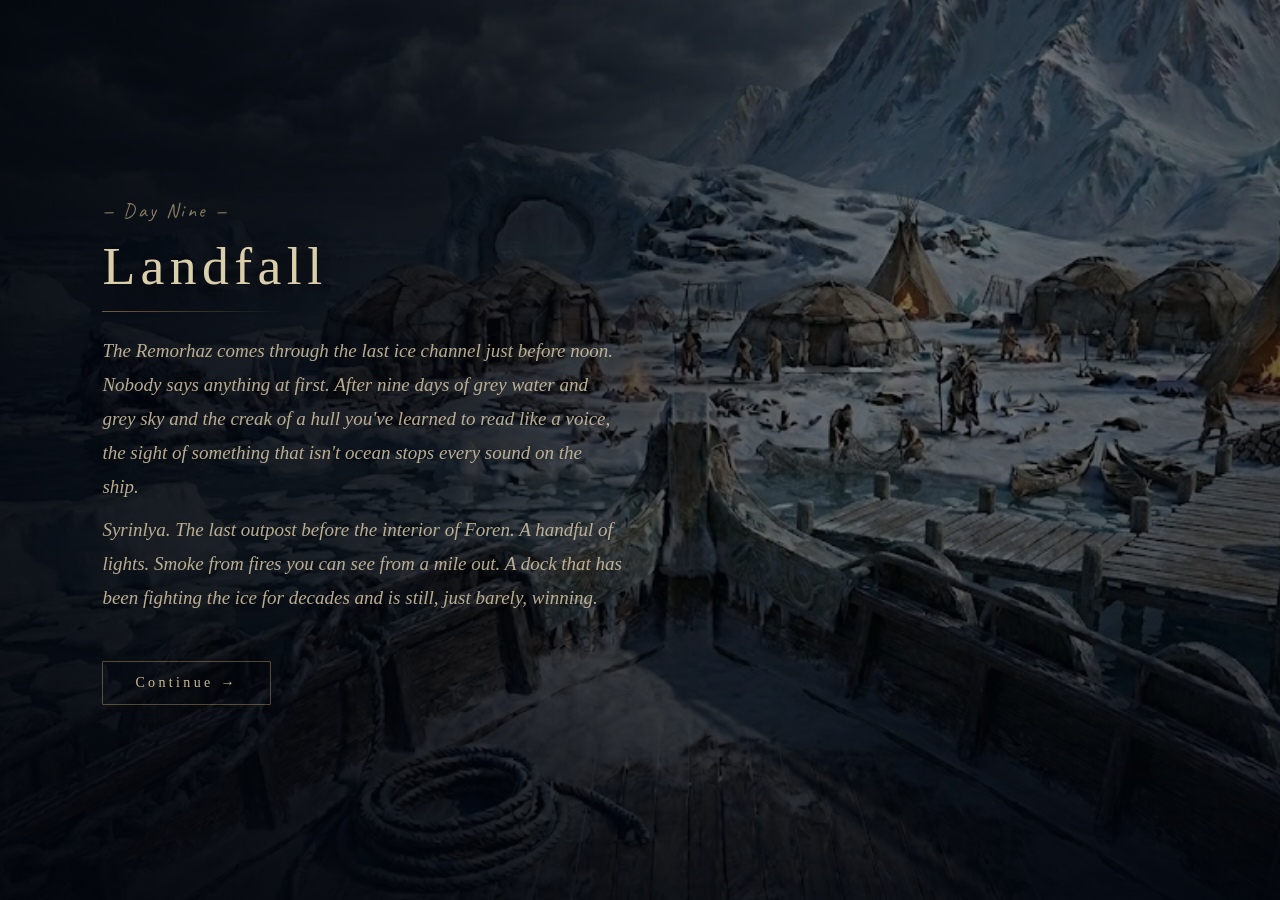
<file: end.html>
<!doctype html>
<html lang="en">
<head>
<meta charset="utf-8"/>
<meta name="viewport" content="width=device-width, initial-scale=1, viewport-fit=cover"/>
<title>Syrinlya — Aboard the Remorhaz</title>
<link rel="stylesheet" href="shared.css">
<script src="state.js"></script>
<script src="coach.js"></script>
<style>

/* ── FULL-BLEED CINEMATIC ── */
.cin {
  position: fixed; inset: 0; z-index: 10;
  display: flex; align-items: stretch;
}

.cin-bg {
  position: absolute; inset: 0;
  background: url('assets/syrinlya.jpg') center/cover no-repeat;
  filter: brightness(0.62) saturate(0.88);
  transform: scale(1.04);
  animation: bgDrift 28s ease-in-out infinite alternate;
}
@keyframes bgDrift {
  from { transform: scale(1.02) translateX(0); }
  to   { transform: scale(1.07) translateX(-14px); }
}

/* Dark gradient — heaviest on left so text is legible */
.cin-gradient {
  position: absolute; inset: 0;
  background: linear-gradient(
    105deg,
    rgba(2, 5, 12, 0.92) 0%,
    rgba(2, 5, 12, 0.72) 36%,
    rgba(2, 5, 12, 0.18) 62%,
    rgba(2, 5, 12, 0.38) 100%
  );
}

/* Bottom vignette to ground the scene */
.cin-gradient::after {
  content: "";
  position: absolute; inset: 0;
  background: linear-gradient(to top, rgba(2,5,12,0.75) 0%, transparent 40%);
}

/* ── TEXT PANEL ── */
.cin-panel {
  position: relative; z-index: 2;
  width: 52%; max-width: 640px;
  display: flex; flex-direction: column;
  justify-content: center;
  padding: 0 6% 0 8%;
  pointer-events: none;
}

/* Individual beats — each replaces the last */
.beat {
  position: absolute;
  top: 0; left: 0; right: 0; bottom: 0;
  display: flex; flex-direction: column;
  /* `safe` matters: with plain centring, content taller than the beat overflows
     equally in both directions and the first paragraph is clipped off the top
     with no way to reach it. The crew farewell can run to six paragraphs. */
  justify-content: safe center;
  padding: 24px 6% 24px 8%;
  opacity: 0;
  transition: opacity 0.9s ease;
  pointer-events: none;
  overflow-y: auto;
  scrollbar-width: thin;
}
/* Long beats need room to breathe on short viewports before they need to scroll. */
@media (max-height: 760px) {
  .beat-body  { font-size: 17px; line-height: 1.62; margin-bottom: 14px; }
  .beat-title { font-size: clamp(26px, 3.4vw, 42px); margin-bottom: 12px; }
  .beat-rule  { margin-bottom: 16px; }
}
.beat.active {
  opacity: 1;
  pointer-events: auto;
}
/* Backs the inert attribute on hidden beats — they must not catch clicks */
.beat:not(.active) { pointer-events: none; }

.beat-tag {
  font-family: "Caveat", cursive;
  font-size: 20px;
  letter-spacing: 0.12em;
  color: rgba(200, 180, 140, 0.65);
  margin-bottom: 10px;
}
.beat-title {
  font-family: "IM Fell English SC", serif;
  font-size: clamp(32px, 4.2vw, 58px);
  color: rgba(228, 214, 178, 0.96);
  letter-spacing: 0.1em;
  line-height: 1.08;
  text-shadow: 0 2px 28px rgba(0,0,0,0.9);
  margin-bottom: 16px;
}
.beat-rule {
  width: 180px; height: 1px;
  background: linear-gradient(90deg, rgba(210,172,100,0.5), transparent);
  margin-bottom: 22px;
}
.beat-body {
  font-family: "IM Fell English", serif;
  font-style: italic;
  font-size: 19px;
  line-height: 1.78;
  color: rgba(210, 194, 162, 0.88);
  max-width: 520px;
  margin-bottom: 18px;
}
.beat-body + .beat-body {
  margin-top: -8px;
}
.beat-speaker {
  font-family: "IM Fell English SC", serif;
  font-size: 13px;
  letter-spacing: 0.26em;
  color: rgba(180, 100, 80, 0.82);
  margin-bottom: 8px;
  margin-top: 14px;
}
.beat-quote {
  font-family: "IM Fell English", serif;
  font-style: italic;
  font-size: 20px;
  line-height: 1.72;
  color: rgba(228, 208, 170, 0.94);
  max-width: 500px;
  padding-left: 20px;
  border-left: 2px solid rgba(210,172,100,0.35);
}

/* ── CLIFFHANGER BEAT — darker overlay ── */
.beat-dark .cin-veil {
  position: absolute; inset: 0; z-index: 0;
  background: rgba(2, 5, 12, 0.42);
  pointer-events: none;
}
/* The veil is the beat's only positioned child, so it would otherwise paint over
   the beat's own text as well as the scene behind it — and the brighter colours
   below only make sense on words the veil is under. The drop belongs to the
   picture; the text stays a layer up. */
.beat-dark > *:not(.cin-veil) {
  position: relative;
  z-index: 1;
}
.beat.beat-dark .beat-body,
.beat.beat-dark .beat-quote {
  color: rgba(215, 195, 158, 0.92);
}
.beat.beat-dark .beat-title {
  color: rgba(210, 170, 110, 0.98);
}

/* ── END CARD ── */
.beat-end .beat-title {
  font-size: clamp(26px, 3.2vw, 44px);
  color: rgba(228, 214, 178, 0.96);
}
.stats-block {
  display: flex;
  flex-direction: column;
  gap: 6px;
  margin: 18px 0 24px;
  max-width: 420px;
}
.stat-row {
  display: flex;
  justify-content: space-between;
  border-bottom: 1px dotted rgba(200,172,120,0.25);
  padding-bottom: 5px;
  font-family: "IM Fell English SC", serif;
  font-size: 14px;
  letter-spacing: 0.14em;
  color: rgba(190,168,128,0.7);
}
.stat-row span:last-child {
  font-family: "IM Fell English", serif;
  font-style: italic;
  color: rgba(222, 202, 158, 0.9);
}
.end-tagline {
  font-family: "Caveat", cursive;
  font-size: 22px;
  color: rgba(200,172,120,0.72);
  margin-bottom: 28px;
  max-width: 440px;
  line-height: 1.45;
}

/* ── CONTINUE BUTTON ── */
.beat-continue {
  margin-top: 28px;
  display: flex;
  gap: 14px;
  flex-wrap: wrap;
  align-items: center;
}
.btn-cin {
  font-family: "IM Fell English SC", serif;
  font-size: 14px;
  letter-spacing: 0.24em;
  color: rgba(224, 204, 162, 0.9);
  background: transparent;
  border: 1px solid rgba(200, 168, 102, 0.4);
  padding: 13px 32px;
  cursor: pointer;
  transition: all 0.28s ease;
  border-radius: 1px;
}
.btn-cin:hover {
  border-color: rgba(200, 168, 102, 0.9);
  background: rgba(200, 168, 102, 0.12);
  color: #e4d8c2;
}
.btn-cin-sec {
  font-family: "IM Fell English SC", serif;
  font-size: 13px;
  letter-spacing: 0.22em;
  color: rgba(200, 180, 140, 0.5);
  background: transparent;
  border: 1px solid rgba(200, 168, 102, 0.2);
  padding: 11px 26px;
  cursor: pointer;
  transition: all 0.28s ease;
  border-radius: 1px;
}
.btn-cin-sec:hover {
  color: rgba(224, 204, 162, 0.82);
  border-color: rgba(200, 168, 102, 0.5);
}

/* ── CLICK HINT ── */
.click-hint {
  position: fixed;
  bottom: 36px; right: 54px;
  z-index: 20;
  font-family: "Caveat", cursive;
  font-size: 15px;
  letter-spacing: 0.12em;
  color: rgba(190, 168, 120, 0.45);
  pointer-events: none;
  animation: hintBlink 2.6s ease-in-out infinite 1.8s;
  opacity: 0;
}
.click-hint.show { opacity: 0.45; }
/* The blink animation has no fill-mode, so its keyframes outrank the opacity
   .show sets — the hint must lose the animation too, or it blinks on the last beat */
.click-hint:not(.show) { animation: none; opacity: 0; }
@keyframes hintBlink {
  0%, 60%, 100% { opacity: 0.45; }
  30% { opacity: 0.9; }
}

/* ── RIGHT EDGE — arrival rule ── */
.arrival-stamp {
  position: fixed;
  right: 52px; top: 50%;
  transform: translateY(-50%);
  z-index: 20;
  writing-mode: vertical-rl;
  font-family: "IM Fell English SC", serif;
  font-size: 12px;
  letter-spacing: 0.28em;
  color: rgba(190, 168, 120, 0.28);
  pointer-events: none;
  opacity: 0;
  transition: opacity 1.2s ease;
}
.arrival-stamp.show { opacity: 1; }

</style>
</head>
<body>

<div id="page-fade" class="page-fade in"></div>
<div class="backdrop"></div>
<div class="snow" id="snow"></div>
<span class="corner tl"></span>
<span class="corner tr"></span>
<span class="corner bl"></span>
<span class="corner br"></span>

<div class="cin" id="cin">
  <div class="cin-bg"></div>
  <div class="cin-gradient"></div>

  <!-- BEAT 1: Landfall -->
  <div class="beat active" id="beat-1">
    <div class="beat-tag">— Day Nine —</div>
    <div class="beat-title">Land&shy;fall</div>
    <div class="beat-rule"></div>
    <p class="beat-body">
      The Remorhaz comes through the last ice channel just before noon. Nobody says anything at first.
      After nine days of grey water and grey sky and the creak of a hull you've learned to read like a voice,
      the sight of something that isn't ocean stops every sound on the ship.
    </p>
    <p class="beat-body">
      Syrinlya. The last outpost before the interior of Foren.
      A handful of lights. Smoke from fires you can see from a mile out.
      A dock that has been fighting the ice for decades and is still, just barely, winning.
    </p>
    <div class="beat-continue">
      <button class="btn-cin" id="next-1">Continue →</button>
    </div>
  </div>

  <!-- BEAT 2: The Crew -->
  <div class="beat" id="beat-2" inert>
    <div class="beat-tag">— The Remorhaz Crew —</div>
    <div class="beat-title">A Ship That Carried You</div>
    <div class="beat-rule"></div>
    <!-- Assembled at load from how each of them came to regard you. See CREW_FAREWELL. -->
    <div id="crewFarewell"></div>
    <div class="beat-continue">
      <button class="btn-cin" id="next-2">Continue →</button>
    </div>
  </div>

  <!-- BEAT 3: The Settlement -->
  <div class="beat" id="beat-3" inert>
    <div class="beat-tag">— Syrinlya —</div>
    <div class="beat-title">The Edge of Everything</div>
    <div class="beat-rule"></div>
    <p class="beat-body">
      The outpost is smaller than you expected. Twenty souls, maybe less. Furs, rope, fire, and a silence
      that sits differently from the silence at sea — heavier, like the land itself is listening.
    </p>
    <p class="beat-body">
      They come to the dock to watch the Remorhaz come in.
      Their faces are the faces of people who have been waiting for news, though none of them say what kind.
      Beyond them, past the settlement and the strange stone arch that stands alone at the edge of the ice
      like a door to somewhere the world forgot to name — the mountains of Foren rise white and immense
      and very, very old.
    </p>
    <div class="beat-continue">
      <button class="btn-cin" id="next-3">Continue →</button>
    </div>
  </div>

  <!-- BEAT 4: CLIFFHANGER -->
  <div class="beat beat-dark" id="beat-4" inert>
    <div class="cin-veil"></div>
    <div class="beat-tag">— Something Is Wrong —</div>
    <div class="beat-title">The Woman at the Dock</div>
    <div class="beat-rule"></div>
    <p class="beat-body">
      One of them pulls you aside before you've cleared the gangplank.
      A woman with frost in her hair and a scar that crosses her jaw — someone who looks like she has
      survived things she hasn't told anyone about. She speaks quietly.
      The kind of quiet that means she doesn't want the others to hear.
    </p>
    <div class="beat-speaker">— SHE SAYS —</div>
    <p class="beat-quote">
      "The last expedition into Foren left thirteen days ago. Twenty people.
      They should have returned in five."
    </p>
    <div class="beat-continue">
      <button class="btn-cin" id="next-4">Continue →</button>
    </div>
  </div>

  <!-- BEAT 5: DEEPER CLIFFHANGER -->
  <div class="beat beat-dark" id="beat-5" inert>
    <div class="cin-veil"></div>
    <div class="beat-tag">— What She Pressed Into Your Hand —</div>
    <div class="beat-title">The Compass</div>
    <div class="beat-rule"></div>
    <p class="beat-body">
      She presses something cold into your hand. A compass — old, brass-cased, good make.
      The needle spins freely, pointing nowhere, as if north has simply stopped mattering here.
    </p>
    <p class="beat-body">
      Then she looks past you toward the interior of the island, toward the ruins that wait beneath
      two thousand years of ice, and her voice drops to almost nothing.
    </p>
    <div class="beat-speaker">— SHE SAYS —</div>
    <p class="beat-quote">
      "Something has woken up under the ice. Something in the old city.
      We've heard it twice now, at night, when the wind drops.
      It doesn't sound like the wind. It doesn't sound like anything that should be alive."
    </p>
    <p class="beat-quote" style="margin-top:14px;">
      "It sounds like it's looking for something."
    </p>
    <div class="beat-continue">
      <button class="btn-cin" id="next-5">Continue →</button>
    </div>
  </div>

  <!-- BEAT 6: FINAL -->
  <div class="beat beat-end" id="beat-6" inert>
    <div class="beat-tag">— Foren Awaits —</div>
    <div class="beat-title">The Voyage Is Complete.<br>The Adventure Has Not Yet Begun.</div>
    <div class="beat-rule"></div>
    <p class="beat-body">
      The Remorhaz creaks behind you at the dock, settling into the ice-cold water.
      The fires of Syrinlya burn low in the grey afternoon light.
      The broken stone arch stands silent at the edge of the settlement.
    </p>
    <p class="beat-body">
      The mountains of Foren wait beyond it — vast, ancient, and keeping their own counsel.
      Whatever is buried beneath them has been patient for a very long time.
    </p>
    <p class="beat-body">
      The compass in your hand does not stop spinning.
    </p>

    <div class="stats-block" id="statsBlock"></div>

    <div class="end-tagline">
      A greater adventure awaits on the island of Foren — if you dare to follow the compass into the dark.
    </div>

    <div class="beat-continue">
      <button class="btn-cin" id="playAgainBtn">↺ Set Sail Again</button>
      <button class="btn-cin-sec" id="stayBtn">Remain at Syrinlya</button>
    </div>
  </div>

</div>

<!-- Vertical stamp -->
<div class="arrival-stamp" id="arrivalStamp">
  SYRINLYA · FOREN · EISELCROSS
</div>

<!-- Click hint -->
<div class="click-hint" id="clickHint">— click to continue —</div>

<script>
const _pf = document.getElementById("page-fade");
setTimeout(() => { _pf && _pf.classList.remove("in"); }, 60);

function _navigateTo(url) {
  if (!_pf) { window.location.href = url; return; }
  _pf.classList.add("in");
  // The timer is the guarantee. transitionend can go unfired and leave the player
  // on a black screen that goes nowhere; index.html has the full story.
  let _navDone = false;
  const _go = () => { if (_navDone) return; _navDone = true; window.location.href = url; };
  _pf.addEventListener("transitionend", _go, { once: true });
  setTimeout(_go, 700); // just past the 0.6s fade in shared.css
}

/* ── SNOW ── */
const snowEl = document.getElementById("snow");
for (let i = 0; i < 55; i++) {
  const f = document.createElement("div"); f.className = "flake";
  const sz = 1 + Math.random() * 2.5;
  Object.assign(f.style, {
    width: sz + "px", height: sz + "px",
    left: Math.random() * 100 + "%",
    top: Math.random() * 100 + "%",
    animationDuration: (8 + Math.random() * 12) + "s",
    animationDelay: (-Math.random() * 15) + "s",
  });
  snowEl.appendChild(f);
}

/* ── STATE ── */
function loadState() {
  try {
    const s = JSON.parse(localStorage.getItem("remorhaz") || "{}");
    return {
      selectedCharacter: s.selectedCharacter || null,
      completed:         Array.from(s.completed     || []),
      completedDays:     Array.from(s.completedDays || []),
      navigationScore:   s.navigationScore  || 0,
      cookingScore:      s.cookingScore     || 0,
      crewRespect:       s.crewRespect      || false,
      himmselkSpotted:   s.himmselkSpotted  || false,
      navigatorBonus:    s.navigatorBonus   || false,
    };
  } catch { return {}; }
}
const appState = loadState();

/* ── THE CREW'S FAREWELL ──────────────────────────────────────────────
   Beat 2 used to be fixed, and it ended by telling the player "You've earned
   your place on this ship. Every one of them knows it now" — whether or not
   they had, and whether or not they did. Ingrid was not in it at all.

   Each crew member now says goodbye the way nine days actually left them.
   The opening image of each fragment is the one the beat always had; what
   changes is whether they look up. The closing line is the voyage's verdict,
   and the original line survives as what the best of them is: earned. */

const CREW_FAREWELL = {
  thorgrim: {
    low:  `Thorgrim brings the ship in with the quiet authority of someone who has done this a
           hundred times. He does not look for you on the deck. The passage is finished, and he
           never once pretended it was anything else.`,
    mid:  `Thorgrim brings the ship in with the quiet authority of someone who has done this a
           hundred times. When the gangplank drops he finds you among the others and gives you a
           single nod. From him, that is a paragraph.`,
    high: `Thorgrim brings the ship in with the quiet authority of someone who has done this a
           hundred times. He finds you before you reach the gangplank. "You worked," he says,
           which is the whole of it. Then, after a moment: "You come north again, you come to my
           ship first."`,
  },
  kalt: {
    low:  `Kalt is at the lines before the gangplank drops, jaw set, eyes checking every rope as
           it goes. She does not check on you.`,
    mid:  `Kalt is at the lines before the gangplank drops, jaw set, eyes checking every rope as
           it goes. She looks up once as you pass, and then back at the rope. From Kalt, being
           looked up at is not nothing.`,
    high: `Kalt is at the lines before the gangplank drops, jaw set, eyes checking every rope as
           it goes. She stops you on the way past. "Your splices held," she says. "All of them.
           I checked." She does not say things to make people feel better. That is exactly what
           makes it worth something.`,
  },
  haldor: {
    low:  `Haldor leans on the rail and whistles at the size of the ice shelf to the north —
           appreciative, not afraid. He does not turn round.`,
    mid:  `Haldor leans on the rail and whistles at the size of the ice shelf to the north —
           appreciative, not afraid. "Made it, then," he says, to the ice more than to you.`,
    high: `Haldor leans on the rail and whistles at the size of the ice shelf to the north —
           appreciative, not afraid. "Ye'll do," he says, and claps a hand on your shoulder hard
           enough to move you. "Come back when ye've had yer fill o' the land. There's always a
           line wants pullin'."`,
  },
  ingrid: {
    low:  `The galley is already cold. Ingrid does not come up.`,
    mid:  `Ingrid comes up from the galley with a bundle wrapped in waxed cloth and puts it in
           your hands without ceremony. "You will be hungry later," she says, and goes back down.`,
    high: `Ingrid comes up from the galley with a bundle wrapped in waxed cloth — bread, salt
           fish, something spiced that is somehow still warm. "Syrinlya will feed you badly," she
           says. "I know this. I built the kitchen." She holds the bundle a moment longer than
           she needs to before she lets you take it.`,
  },
};

/* Ursula's paragraph is doing plot work, not relationship work — the thing she
   is watching the dock with is a thread, and it belongs in every ending. Only
   what she does about YOU changes. */
const URSULA_CONSTANT =
  `Ursula says nothing. She stands at the crow's nest long after she needs to, watching the dock
   come closer with an expression you can't quite read from below. Something between relief and
   something else entirely.`;

const URSULA_FAREWELL = {
  low:  `When she finally comes down, she goes past you without stopping.`,
  mid:  `When she comes down she touches your arm on the way past, and says your name, and
         nothing else.`,
  high: `When she comes down she stops in front of you and looks at you a moment, as if deciding
         something. Then: "Whatever you're going to Foren for — be careful who you tell." Her
         hand is at her throat, on the chain, and she doesn't seem to know it is there.`,
};

/* The verdict on nine days. The original line is the best outcome rather than
   the only one, so a player who earns it is being told something true. */
const VOYAGE_VERDICT = {
  low:  `Nine days. You did the work, or enough of it. The Remorhaz owes you nothing and you owe
         it nothing back, and there is a kind of cleanness in that.`,
  mid:  `Nine days. You are not crew — nobody becomes crew in nine days — but you are no longer
         only cargo either. On a ship this small, that is a real distance to have crossed.`,
  high: `You've earned your place on this ship. Every one of them knows it now.`,
};

function buildCrewFarewell() {
  const tier = npc => Remorhaz.standingTier(npc);
  // A paragraph each, in the order you meet them coming ashore. They get their
  // own line whether or not they use it — at low standing the short paragraphs
  // and the white space between them are the point.
  const paras = [
    CREW_FAREWELL.thorgrim[tier('thorgrim')],
    CREW_FAREWELL.kalt[tier('kalt')],
    CREW_FAREWELL.haldor[tier('haldor')],
    CREW_FAREWELL.ingrid[tier('ingrid')],
    URSULA_CONSTANT + ' ' + URSULA_FAREWELL[tier('ursula')],
    VOYAGE_VERDICT[Remorhaz.tierOf(Math.round(Remorhaz.crewStandingAvg()))],
  ];

  document.getElementById('crewFarewell').innerHTML = paras
    .map(t => `<p class="beat-body">${t.replace(/\s+/g, ' ').trim()}</p>`)
    .join('');
}
buildCrewFarewell();

/* ── BEAT SEQUENCER ── */
const TOTAL_BEATS = 6;
let currentBeat = 1;

function goToBeat(n) {
  const prev = document.getElementById("beat-" + currentBeat);
  prev.classList.remove("active");
  /* An invisible beat still holds its buttons in the tab order — a keyboard
     player could reach the final beat's "Set Sail Again" and wipe the save */
  prev.setAttribute("inert", "");
  currentBeat = n;
  const next = document.getElementById("beat-" + n);
  next.classList.add("active");
  next.removeAttribute("inert");

  const isLast = n === TOTAL_BEATS;
  const hint = document.getElementById("clickHint");
  hint.classList.toggle("show", !isLast);

  if (isLast) {
    document.getElementById("arrivalStamp").classList.add("show");
    buildStats();
  }
}

/* Wire up individual next buttons */
for (let i = 1; i < TOTAL_BEATS; i++) {
  document.getElementById("next-" + i).addEventListener("click", () => goToBeat(i + 1));
}

/* Click anywhere (except a button) advances through early beats */
document.getElementById("cin").addEventListener("click", (e) => {
  if (e.target.tagName === "BUTTON") return;
  if (currentBeat < TOTAL_BEATS) goToBeat(currentBeat + 1);
});

/* Show hint after a moment — but not if the reader has already clicked their way
   to the final beat, where clicking does nothing. This timer used to fire
   unconditionally, so racing through the first five beats inside 2.2s left the
   hint blinking over the last card forever. */
setTimeout(() => {
  if (currentBeat >= TOTAL_BEATS) return;
  document.getElementById("clickHint").classList.add("show");
}, 2200);

/* ── STATS PANEL ── */
function buildStats() {
  const ch = appState.selectedCharacter;
  const rows = [];

  if (ch?.name) rows.push(["Voyager", ch.name]);

  const daysCount = (appState.completedDays || []).length;
  rows.push(["Days Completed", daysCount + " of 9"]);

  const crewCount = (appState.completed || []).filter(
    k => ["ursula","thorgrim","haldor","ingrid","kalt"].includes(k)
  ).length;
  rows.push(["Crew Relationships", crewCount + " formed"]);

  /* A score of nothing is still a score. These two rows used to be gated on the
     number being truthy, so a run that finished on 0 read exactly like a day the
     player never sailed — while the crew rows below went on reporting it. The
     day ledger says which runs happened; the number only says how they went.
     Day 1 is Ingrid's galley shift, Day 3 is Ursula's chart lesson. */
  const dayPlayed = d => (appState.completedDays || []).some(n => Number(n) === d);
  if (dayPlayed(1)) rows.push(["Cooking Score", appState.cookingScore + " / 45"]);
  if (dayPlayed(3)) rows.push(["Navigation Score", appState.navigationScore + " / 30"]);
  if (appState.himmselkSpotted) rows.push(["Rare Sighting", "Himmselk Isful — Omen of Fair Weather"]);
  if (appState.crewRespect) rows.push(["Crew Respect", "Earned"]);
  if (appState.navigatorBonus) rows.push(["Navigator's Favour", "Earned"]);

  /* Standing persists across the whole voyage, so all five can be reported
     instead of the two scenes that happened to keep a rapport number. The
     captain's row weighs his own dealings with you against how the rest of his
     crew took to you.

     Read the raw 0-10 rather than the three dialogue tiers. Those tiers exist
     to choose which lines a character speaks, and three buckets are plenty for
     that — but this is the last thing the player reads about nine days of
     choices, and "low" covering both a neutral stranger and someone who was
     hostile all voyage would flatten the difference the voyage just earned. */
  const regard = v =>
    v >= 9 ? "Would sail with you again" :
    v >= 7 ? "Trusted" :
    v >= 4 ? "Respectful" :
    v >= 2 ? "Professional" :
             "Cold";
  const crewRows = [
    ["The Captain", Math.round(Remorhaz.thorgrimStanding())],
    ["Haldor", Remorhaz.standing("haldor")],
    ["Ingrid", Remorhaz.standing("ingrid")],
    ["Kalt",   Remorhaz.standing("kalt")],
    ["Ursula", Remorhaz.standing("ursula")],
  ];
  crewRows.forEach(([name, v]) => rows.push([name, regard(v)]));

  const block = document.getElementById("statsBlock");
  block.innerHTML = rows.map(([k, v]) => `
    <div class="stat-row"><span>${k}</span><span>${v}</span></div>
  `).join("");
}

/* ── END BUTTONS ── */
document.getElementById("playAgainBtn").addEventListener("click", () => {
  if (!confirm("Begin a new voyage?\n\nAll progress will be permanently lost.")) return;
  try { localStorage.removeItem("remorhaz"); } catch {}
  _navigateTo("character-select.html");
});
document.getElementById("stayBtn").addEventListener("click", () => {
  _navigateTo("index.html");
});
</script>
</body>
</html>
</file>
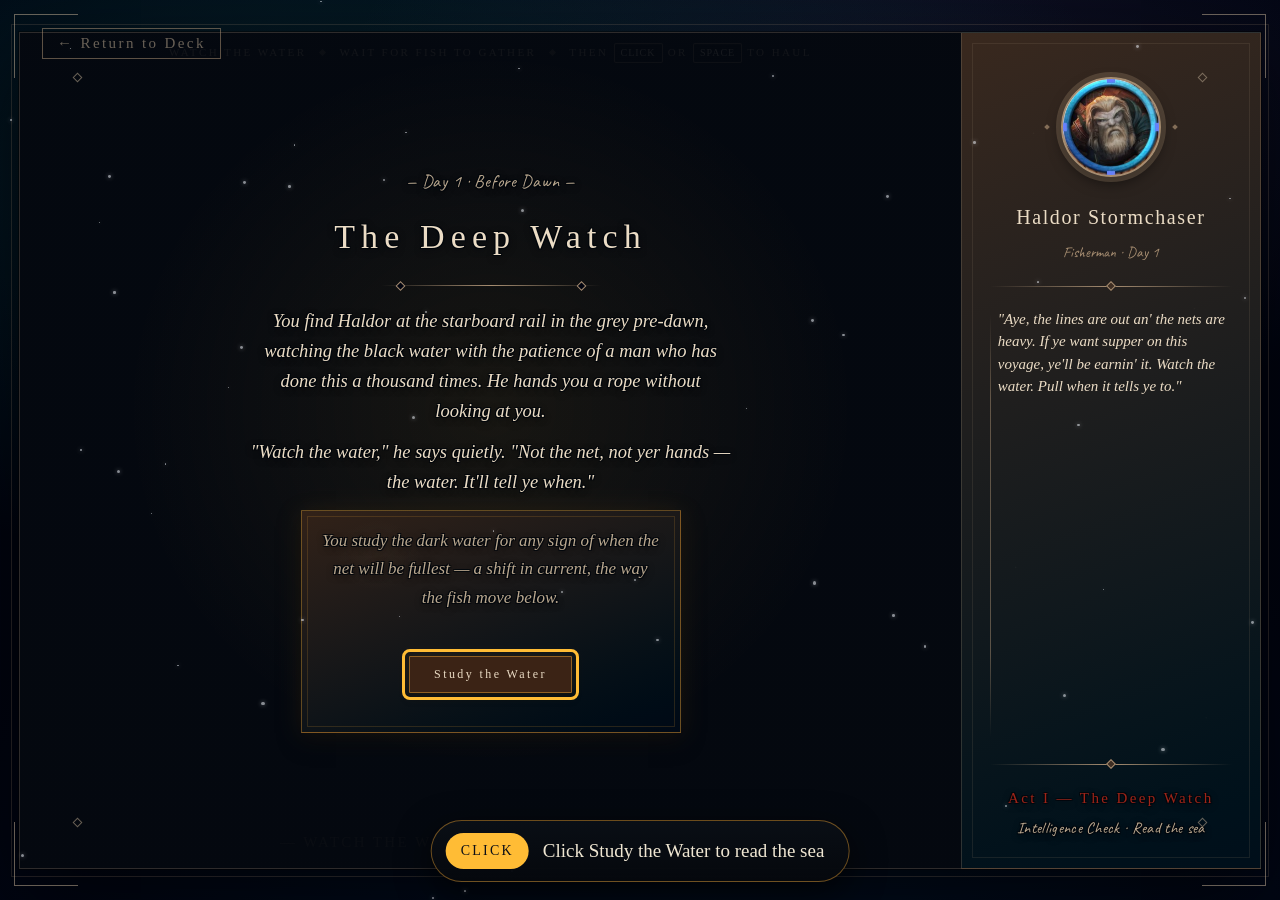
<file: fishing.html>
<!doctype html>
<html lang="en">
<head>
<meta charset="utf-8"/>
<meta name="viewport" content="width=device-width, initial-scale=1, viewport-fit=cover"/>
<title>Day 1 · Fishing — Aboard the Remorhaz</title>
<link rel="stylesheet" href="shared.css">
<script src="state.js"></script>
<script src="coach.js"></script>
<style>
/* ── CORNER BRACKETS (enhanced) ── */
.corner {
  position: fixed; width: 64px; height: 64px;
  border: 1px solid var(--paper-dim); opacity: 0.55;
  pointer-events: none; z-index: 10;
}
.corner.tl { top:14px;    left:14px;  border-right:none;  border-bottom:none; }
.corner.tr { top:14px;    right:14px; border-left:none;   border-bottom:none; }
.corner.bl { bottom:14px; left:14px;  border-right:none;  border-top:none;    }
.corner.br { bottom:14px; right:14px; border-left:none;   border-top:none;    }

/* small ornamental tick on each bracket */
.corner::after {
  content: ""; position: absolute; width: 5px; height: 5px;
  border: 1px solid var(--paper-dim); transform: rotate(45deg);
}
.corner.tl::after { right: -3px; bottom: -3px; }
.corner.tr::after { left:  -3px; bottom: -3px; }
.corner.bl::after { right: -3px; top:    -3px; }
.corner.br::after { left:  -3px; top:    -3px; }

/* ── HEADER (page-specific overrides) ── */
.page-header {
  position: fixed; top: 28px; left: 50%; transform: translateX(-50%);
  text-align: center; z-index: 10; pointer-events: none;
}
.page-header .eyebrow {
  font-family: "Caveat", cursive; font-size: 16px;
  color: var(--paper-deep); letter-spacing: 0.04em;
}
.page-header .title {
  font-family: "IM Fell English SC", serif; font-size: 30px;
  letter-spacing: 0.18em; color: var(--paper);
  text-shadow: 0 2px 12px rgba(0,0,0,0.7);
}
.page-header .rule {
  width: 220px; height: 18px;
  margin: 4px auto 0;
  background:
    linear-gradient(to right, transparent, var(--paper-deep) 22%, var(--paper-deep) 78%, transparent) center/100% 1px no-repeat;
  position: relative;
}
.page-header .rule::before, .page-header .rule::after {
  content: ""; position: absolute; top: 50%; width: 5px; height: 5px;
  border: 1px solid var(--paper-deep); transform: translateY(-50%) rotate(45deg);
  background: var(--sea-deep);
}
.page-header .rule::before { left: 14px; }
.page-header .rule::after  { right: 14px; }

/* ── STAGE ── */
.stage {
  position: fixed; inset: 0; z-index: 1;
  display: flex; align-items: center; justify-content: center;
}

/* ── GAME AREA ── */
.game-area {
  display: flex; align-items: stretch;
  width: min(97vw, 1780px); height: min(93vh, 1060px);
  box-shadow: 0 30px 80px rgba(0,0,0,0.6), 0 0 0 1px rgba(0,0,0,0.4);
  position: relative;
}
/* outer wood frame impression */
.game-area::before {
  content: ""; position: absolute; inset: -8px;
  border: 1px solid color-mix(in oklch, var(--paper-deep) 18%, transparent);
  pointer-events: none;
}

/* ── OCEAN PANEL (left) ── */
.ocean-panel {
  flex: 1; position: relative; overflow: hidden;
  border: 1px solid color-mix(in oklch, var(--paper-deep) 25%, transparent);
  border-right: none;
  cursor: crosshair;
  background: #050a14;
}
canvas#oceanCanvas {
  display: block; position: absolute; inset: 0;
  width: 100%; height: 100%;
}

/* haul hint pulse */
.haul-hint {
  position: absolute; bottom: 38px; left: 50%; transform: translateX(-50%);
  font-family: "IM Fell English SC", serif; font-size: 13px;
  letter-spacing: 0.26em; color: var(--lamp);
  pointer-events: none; z-index: 4;
  opacity: 0; transition: opacity 0.6s;
  white-space: nowrap;
  text-shadow: 0 0 18px color-mix(in oklch, var(--lamp) 60%, transparent),
               0 0 4px rgba(0,0,0,0.6);
  padding: 0 22px;
}
.haul-hint::before, .haul-hint::after {
  content: ""; position: absolute; top: 50%;
  width: 12px; height: 1px; background: var(--lamp);
  opacity: .55;
}
.haul-hint::before { left: 0;  transform: translateY(-50%); }
.haul-hint::after  { right: 0; transform: translateY(-50%); }
.haul-hint.visible { opacity: 1; animation: hint-pulse 1.8s ease-in-out infinite; }
@keyframes hint-pulse { 0%,100%{opacity:.45} 50%{opacity:1} }

/* act label */
.act-label {
  position: absolute; bottom: 14px; left: 50%; transform: translateX(-50%);
  font-family: "IM Fell English SC", serif; font-size: 10px;
  letter-spacing: 0.24em; color: var(--paper-deep);
  pointer-events: none; z-index: 4; white-space: nowrap;
  opacity: 0.85;
}

/* ── ACT 2: ROPE PULL ── */
.rope-scene {
  position: absolute; inset: 0; z-index: 5;
  display: none; flex-direction: column;
  align-items: center; justify-content: safe center; gap: 26px;
  background:
    radial-gradient(ellipse at 50% 0%, color-mix(in oklch, var(--lamp) 5%, transparent), transparent 60%),
    linear-gradient(to bottom,
      color-mix(in oklch, var(--sea-deep) 88%, transparent),
      color-mix(in oklch, var(--sea-mid)  92%, transparent));
  cursor: pointer; user-select: none;
  overflow-y: auto;
  /* safe center + scroll: content taller than the screen must stay reachable.
     Plain `center` pushes overflow out of both ends and the top cannot be
     scrolled back to, which hid the forward button on short windows. */
}
.rope-scene.active { display: flex; }

.rope-title {
  font-family: "IM Fell English SC", serif; font-size: 12px;
  letter-spacing: 0.32em; color: var(--paper-deep);
  display: flex; align-items: center; gap: 14px;
}
.rope-title::before, .rope-title::after {
  content: ""; width: 38px; height: 1px; background: var(--paper-deep); opacity: .55;
}

.tension-labels {
  display: flex; justify-content: space-between; width: 82%;
  font-family: "IM Fell English SC", serif; font-size: 11px;
  letter-spacing: 0.18em; color: var(--paper-deep);
}
.tension-labels span { display: flex; align-items: center; gap: 10px; }
.tension-labels .glyph {
  display: inline-block; width: 18px; height: 18px;
  position: relative;
}
/* hand glyph for YOU PULL */
.tension-labels .glyph--hand::before {
  content: ""; position: absolute; inset: 3px 4px 3px 4px;
  border: 1px solid var(--paper-deep); border-radius: 2px 5px 5px 2px;
  background: linear-gradient(to right, transparent 0 30%, color-mix(in oklch, var(--paper-deep) 25%, transparent) 30%);
}
/* net glyph for NET PULLS */
.tension-labels .glyph--net {
  background:
    repeating-linear-gradient(45deg,  transparent 0 3px, color-mix(in oklch, var(--paper-deep) 75%, transparent) 3px 4px),
    repeating-linear-gradient(-45deg, transparent 0 3px, color-mix(in oklch, var(--paper-deep) 75%, transparent) 3px 4px);
}

.rope-container {
  width: 82%; position: relative; height: 84px;
  display: flex; align-items: center; justify-content: center;
  margin-top: 14px;
}
.rope-frame {
  position: absolute; inset: 8px -22px;
  border: 1px solid color-mix(in oklch, var(--rope-dark) 45%, transparent);
  background:
    linear-gradient(180deg,
      color-mix(in oklch, var(--hull-dark) 90%, transparent),
      color-mix(in oklch, var(--hull-darkest) 95%, transparent));
  box-shadow:
    inset 0 1px 0 color-mix(in oklch, var(--hull-light) 25%, transparent),
    inset 0 -1px 0 rgba(0,0,0,0.6),
    0 6px 14px rgba(0,0,0,0.5);
  pointer-events: none;
}
.rope-frame::before, .rope-frame::after {
  /* cleats / iron studs at each end */
  content: ""; position: absolute; top: 50%; width: 14px; height: 14px;
  border-radius: 50%;
  background: radial-gradient(circle at 35% 30%, #4f3f2e, #1a120a);
  box-shadow: 0 0 0 1px rgba(0,0,0,0.6), inset -1px -2px 3px rgba(0,0,0,0.6);
  transform: translateY(-50%);
}
.rope-frame::before { left: -7px; }
.rope-frame::after  { right: -7px; }

.rope-track-wrap { position: relative; width: 100%; }
.rope-track {
  width: 100%; height: 16px; background: var(--hull-darkest);
  border: 1px solid var(--rope-dark);
  position: relative; overflow: hidden;
  box-shadow: inset 0 2px 4px rgba(0,0,0,0.7);
}
.rope-fill {
  height: 100%; width: 50%;
  background:
    /* twisted strand highlight */
    repeating-linear-gradient(60deg,
      color-mix(in oklch, var(--rope) 90%, white) 0 2px,
      var(--rope) 2px 7px,
      var(--rope-dark) 7px 12px,
      var(--rope) 12px 14px) ;
  box-shadow: inset 0 -2px 3px rgba(0,0,0,0.45), inset 0 1px 1px rgba(255,255,255,0.08);
  transition: width 0.08s ease, background 0.3s;
}
.rope-center-mark {
  position: absolute; top: -12px; left: 50%;
  transform: translateX(-50%);
  width: 1px; height: calc(100% + 24px);
  background: color-mix(in oklch, var(--paper-deep) 55%, transparent);
  pointer-events: none;
}
.rope-center-mark::before, .rope-center-mark::after {
  content: ""; position: absolute; left: 50%; width: 7px; height: 1px;
  background: var(--paper-deep); transform: translateX(-50%);
}
.rope-center-mark::before { top: 0; }
.rope-center-mark::after  { bottom: 0; }

.rope-knot {
  position: absolute; top: 50%; transform: translate(-50%, -50%);
  width: 34px; height: 34px;
  background:
    radial-gradient(circle at 38% 32%, color-mix(in oklch, var(--rope) 90%, white) 0%, var(--rope) 35%, var(--rope-dark) 78%, #2a1d11 100%);
  border-radius: 50%;
  box-shadow:
    inset -4px -5px 8px rgba(0,0,0,0.55),
    inset 2px 3px 5px color-mix(in oklch, var(--rope) 60%, transparent),
    0 4px 8px rgba(0,0,0,0.55);
  z-index: 3; transition: left 0.08s ease;
}
.rope-knot::before {
  /* knot wrap detail */
  content: ""; position: absolute; inset: 7px;
  border: 1.5px solid color-mix(in oklch, var(--rope-dark) 90%, black);
  border-radius: 50%;
  border-top-color: color-mix(in oklch, var(--rope) 50%, transparent);
  transform: rotate(-25deg);
  opacity: .7;
}
.rope-knot.strain { animation: rope-strain 0.15s ease-in-out; }
@keyframes rope-strain {
  0%,100% { transform: translate(-50%,-50%) scale(1); }
  50%      { transform: translate(-50%,-50%) scale(1.15); }
}

.pull-prompt {
  font-family: "Caveat", cursive; font-size: 22px; color: var(--lamp);
  animation: pull-pulse 1s ease-in-out infinite; text-align: center;
  text-shadow: 0 0 14px color-mix(in oklch, var(--lamp) 40%, transparent);
}
@keyframes pull-pulse { 0%,100%{opacity:.6;transform:scale(1)} 50%{opacity:1;transform:scale(1.03)} }

@keyframes track-strain {
  0%,100% { transform: translateX(0); }
  25%      { transform: translateX(-3px); }
  75%      { transform: translateX(3px); }
}

/* ── ACT 3: REVEAL ── */
/* The instruction bar stays up on the reveal, because the player still has a
   choice to make here. So the card has to leave a bar's worth of room under
   itself rather than ending where the bar begins. */
.reveal-scene { padding-bottom: 96px; }
.reveal-scene {
  position: absolute; inset: 0; z-index: 6;
  display: none; flex-direction: column;
  align-items: center; justify-content: safe center; gap: 22px;
  /* Extra room along the bottom so the catch card's two exits clear the fixed
     coach bar. The bar is pointer-events:none and never blocked the click, but
     on a short window it could sit over the button text — which was the only
     reason this scene used to hide the bar outright. */
  padding: 36px 36px 96px;
  background:
    radial-gradient(ellipse at 50% 40%, color-mix(in oklch, var(--lamp) 6%, transparent), transparent 55%),
    radial-gradient(ellipse at 50% 50%,
      color-mix(in oklch, var(--sea-mid) 80%, transparent),
      color-mix(in oklch, var(--sea-deep) 95%, transparent));
  overflow-y: auto;
  /* safe center + scroll: content taller than the screen must stay reachable.
     Plain `center` pushes overflow out of both ends and the top cannot be
     scrolled back to, which hid the forward button on short windows. */
}
.reveal-scene.active { display: flex; }

/* ── HALDOR SIDEBAR (right) ── */
.haldor-sidebar {
  width: 300px; flex-shrink: 0; position: relative;
  overflow: hidden;
  background:
    /* faint paper grain via multiple radial spots */
    radial-gradient(2px 2px at 24% 12%, rgba(192,172,143,0.05), transparent 60%),
    radial-gradient(2px 2px at 78% 33%, rgba(192,172,143,0.04), transparent 60%),
    radial-gradient(2px 2px at 18% 64%, rgba(192,172,143,0.05), transparent 60%),
    radial-gradient(2px 2px at 82% 82%, rgba(192,172,143,0.04), transparent 60%),
    linear-gradient(160deg,
      color-mix(in oklch, var(--paper) 11%, var(--ink)) 0%,
      color-mix(in oklch, var(--paper)  7%, var(--sea-deep)) 100%);
  border: 1px solid color-mix(in oklch, var(--paper-deep) 28%, transparent);
  padding: 32px 28px 26px;
  display: flex; flex-direction: column; gap: 16px;
}
/* subtle inner frame */
.haldor-sidebar::before {
  content: ""; position: absolute; inset: 10px;
  border: 1px solid color-mix(in oklch, var(--paper-deep) 14%, transparent);
  pointer-events: none;
}

.haldor-portrait-wrap {
  position: relative; width: 116px; height: 116px; margin: 4px auto 0;
}
.haldor-portrait {
  width: 100px; height: 100px; border-radius: 50%; margin: 8px;
  border: 2px solid var(--paper-deep);
  outline: 5px solid color-mix(in oklch, var(--paper-deep) 28%, transparent);
  background: var(--hull-darkest) center/cover no-repeat;
  box-shadow: 0 6px 14px rgba(0,0,0,0.5), inset 0 0 0 1px rgba(255,255,255,0.04);
}
/* ornament dots flanking portrait */
.haldor-portrait-wrap::before, .haldor-portrait-wrap::after {
  content: ""; position: absolute; top: 50%; width: 4px; height: 4px;
  background: var(--paper-deep); transform: translateY(-50%) rotate(45deg);
  opacity: .7;
}
.haldor-portrait-wrap::before { left: -8px; }
.haldor-portrait-wrap::after  { right: -8px; }

.haldor-name {
  font-family: "IM Fell English SC", serif; font-size: 20px;
  letter-spacing: 0.08em; color: var(--paper); text-align: center;
}
.haldor-role {
  font-family: "Caveat", cursive; font-size: 15px;
  color: var(--paper-deep); text-align: center; margin-top: -8px;
}
.sidebar-rule {
  width: 100%; height: 11px;
  background:
    linear-gradient(to right, transparent, var(--paper-deep), transparent) center/100% 1px no-repeat;
  flex-shrink: 0; position: relative;
}
.sidebar-rule::before {
  content: ""; position: absolute; left: 50%; top: 50%;
  width: 5px; height: 5px; transform: translate(-50%, -50%) rotate(45deg);
  background: color-mix(in oklch, var(--paper) 14%, var(--ink));
  border: 1px solid var(--paper-deep);
}
.haldor-dialogue {
  font-family: "IM Fell English", serif; font-style: italic;
  font-size: 15px; line-height: 1.5; color: var(--paper);
  flex: 1; min-height: 0; transition: opacity 0.35s;
  position: relative; padding-left: 8px;
  overflow: hidden;
}
.haldor-dialogue::before {
  content: ""; position: absolute; left: 0; top: 6px; bottom: 6px;
  width: 1px;
  background: linear-gradient(to bottom, transparent, color-mix(in oklch, var(--paper-deep) 50%, transparent) 20%, color-mix(in oklch, var(--paper-deep) 50%, transparent) 80%, transparent);
}
.phase-label {
  font-family: "IM Fell English SC", serif; font-size: 11px;
  letter-spacing: 0.2em; color: var(--blood); text-align: center;
}
.instruction-label {
  font-family: "Caveat", cursive; font-size: 14px;
  color: var(--paper-deep); text-align: center; margin-top: -10px;
}
.catch-tally {
  display: flex; flex-direction: column; gap: 6px;
  padding: 12px 4px 6px;
  border-top: 1px solid color-mix(in oklch, var(--paper-deep) 30%, transparent);
  border-bottom: 1px solid color-mix(in oklch, var(--paper-deep) 30%, transparent);
}
.tally-row {
  display: flex; justify-content: space-between; align-items: baseline;
  border-bottom: 1px dotted color-mix(in oklch, var(--paper-deep) 35%, transparent);
  padding-bottom: 4px;
  font-family: "IM Fell English SC", serif; font-size: 12px;
  letter-spacing: 0.1em; color: var(--paper-deep);
}
.tally-row:last-child { border-bottom: none; }
.tally-val { font-family: "IM Fell English", serif; font-style: italic; color: var(--paper); }

/* ── CATCH CARD ── */
.catch-card {
  background:
    /* faint stain rings */
    radial-gradient(80px 60px at 18% 22%, rgba(134,109,77,0.10), transparent 70%),
    radial-gradient(120px 80px at 84% 78%, rgba(134,109,77,0.08), transparent 70%),
    linear-gradient(135deg, var(--paper) 0%, var(--paper-dim) 100%);
  color: var(--ink); padding: 36px 48px 32px; max-width: 480px; width: 90%;
  text-align: center;
  box-shadow:
    0 20px 60px rgba(0,0,0,0.65),
    inset 0 0 0 1px rgba(255,255,255,0.35),
    inset 0 0 0 2px color-mix(in oklch, var(--paper-deep) 18%, transparent),
    inset 0 0 60px rgba(134,109,77,0.10);
  animation: card-rise 0.55s cubic-bezier(0.2,0.8,0.3,1) both;
  position: relative; overflow: hidden;
  border: 1px solid color-mix(in oklch, var(--paper-deep) 50%, transparent);
}
.catch-card::before {
  content: "";
  position: absolute; inset: 0;
  background: radial-gradient(ellipse at 80% 110%, color-mix(in oklch, var(--lamp) 10%, transparent), transparent 60%);
  pointer-events: none;
}
/* deckle / corner clip decoration */
.catch-card::after {
  content: ""; position: absolute; inset: 6px;
  border: 1px solid color-mix(in oklch, var(--paper-deep) 35%, transparent);
  pointer-events: none;
}
@keyframes card-rise {
  from { transform: translateY(36px); opacity: 0; }
  to   { transform: translateY(0);    opacity: 1; }
}
.catch-result-tag {
  font-family: "IM Fell English SC", serif; font-size: 10px;
  letter-spacing: 0.28em; color: var(--blood); margin-bottom: 6px;
  display: flex; align-items: center; justify-content: center; gap: 12px;
}
.catch-result-tag::before, .catch-result-tag::after {
  content: ""; width: 26px; height: 1px; background: var(--blood); opacity: .55;
}
.catch-name-big {
  font-family: "IM Fell English SC", serif; font-size: 30px;
  letter-spacing: 0.06em; color: var(--ink); margin-bottom: 2px;
  text-shadow: 0 1px 0 rgba(255,255,255,0.4);
}
.catch-icon-big {
  font-size: 56px; margin: 8px 0 6px; display: inline-block;
  filter: drop-shadow(0 4px 6px rgba(0,0,0,0.25));
}
.catch-icon-rule {
  display: flex; align-items: center; justify-content: center; gap: 10px;
  margin: 2px 0 12px;
}
.catch-icon-rule::before, .catch-icon-rule::after {
  content: ""; width: 40px; height: 1px;
  background: linear-gradient(to right, transparent, var(--paper-deep), transparent);
}
.catch-icon-rule .pip {
  width: 4px; height: 4px; background: var(--paper-deep);
  transform: rotate(45deg);
}
.catch-desc-text {
  font-family: "IM Fell English", serif; font-style: italic;
  font-size: 15.5px; line-height: 1.6; color: var(--ink); margin-bottom: 14px;
}
.catch-haldor-quote {
  font-family: "Caveat", cursive; font-size: 18px; color: var(--hull-dark);
  border-top: 1px solid color-mix(in oklch, var(--paper-deep) 70%, transparent);
  padding-top: 12px; margin-top: 4px; line-height: 1.45;
  position: relative;
}
.catch-haldor-quote::before {
  content: "—"; display: inline-block; margin-right: 6px; color: var(--paper-deep);
}

/* wax seal */
.wax-seal {
  position: absolute; top: -12px; right: -12px;
  width: 64px; height: 64px; border-radius: 50%;
  background:
    radial-gradient(circle at 40% 35%,
      color-mix(in oklch, var(--blood) 130%, white) 0%,
      var(--blood) 38%,
      oklch(0.30 0.14 30) 100%);
  box-shadow:
    0 6px 14px rgba(0,0,0,0.55),
    inset -4px -6px 12px rgba(0,0,0,0.45),
    inset 3px 4px 8px rgba(255,255,255,0.10);
  display: flex; align-items: center; justify-content: center;
  font-family: "IM Fell English SC", serif; font-size: 18px;
  color: color-mix(in oklch, var(--paper) 60%, var(--blood));
  letter-spacing: 0.05em;
  transform: rotate(-12deg);
  border: 1px solid rgba(0,0,0,0.4);
}
.wax-seal::before {
  /* ridged rim */
  content: ""; position: absolute; inset: 4px; border-radius: 50%;
  border: 1px dashed color-mix(in oklch, var(--paper) 25%, transparent);
  opacity: .55;
}

/* failure variant */
.catch-card.is-fail {
  background:
    radial-gradient(100px 80px at 18% 22%, rgba(60,75,98,0.18), transparent 70%),
    radial-gradient(140px 90px at 84% 78%, rgba(60,75,98,0.14), transparent 70%),
    linear-gradient(135deg, oklch(0.22 0.045 245) 0%, oklch(0.14 0.035 245) 100%);
  border-color: color-mix(in oklch, var(--paper-deep) 22%, transparent);
}
.catch-card.is-fail .catch-name-big { color: var(--paper-dim); text-shadow: none; }
.catch-card.is-fail .catch-desc-text { color: var(--paper-dim); }
.catch-card.is-fail .catch-haldor-quote {
  color: var(--paper-deep);
  border-top-color: color-mix(in oklch, var(--paper-deep) 35%, transparent);
}
.catch-card.is-fail .catch-haldor-quote::before { color: var(--paper-deep); }
.catch-card.is-fail::after { border-color: color-mix(in oklch, var(--paper-deep) 20%, transparent); }
.catch-card.is-fail .wax-seal {
  background:
    radial-gradient(circle at 40% 35%,
      oklch(0.34 0.04 240) 0%,
      oklch(0.20 0.04 240) 60%,
      oklch(0.10 0.03 240) 100%);
}

.catch-actions {
  display: flex; gap: 12px; justify-content: center; flex-wrap: wrap;
}
.btn-primary {
  font-family: "IM Fell English SC", serif; font-size: 12px;
  letter-spacing: 0.2em; color: var(--paper); background: var(--ink);
  border: 1px solid var(--ink); padding: 11px 24px; cursor: pointer;
  border-radius: 1px; transition: background 0.2s, border-color 0.2s, transform 0.1s;
  box-shadow: 0 4px 10px rgba(0,0,0,0.45);
}
.btn-primary:hover { background: var(--blood); border-color: var(--blood); }
.btn-primary:active { transform: translateY(1px); }
.btn-secondary {
  font-family: "IM Fell English SC", serif; font-size: 12px;
  letter-spacing: 0.2em; color: var(--paper); background: transparent;
  border: 1px solid var(--paper-deep); padding: 11px 24px; cursor: pointer;
  border-radius: 1px; transition: background 0.2s, color 0.2s, border-color 0.2s;
}
.btn-secondary:hover { color: var(--paper); background: rgba(255,255,255,0.05); border-color: var(--paper-dim); }
/* The action row is a sibling of the card, sitting on the dark reveal scene and
   not on the parchment — so both exits keep the paper-on-dark secondary above. */

/* The decorative header steps aside for the splash title. The back button does
   NOT: it is the player's only way out of this screen, and hiding it meant a
   splash whose Begin button had scrolled out of view was a sealed room. It
   dims instead, so it still yields to the title without trapping anyone. */
body.splash-active .page-header { visibility: hidden; opacity: 0; }
body.splash-active .back-btn { opacity: 0.55; }
body.splash-active .back-btn:hover,
body.splash-active .back-btn:focus-visible { opacity: 1; }
.page-header, .back-btn { transition: opacity 0.4s; }

/* ── PHASE BANNER (always-on instruction bar at top of ocean panel) ── */
.phase-banner {
  position: absolute; top: 0; left: 0; right: 0; z-index: 7;
  display: flex; align-items: center; justify-content: center; gap: 14px;
  padding: 10px 18px;
  font-family: "IM Fell English SC", serif; font-size: 11px;
  letter-spacing: 0.22em; color: var(--paper-dim);
  background: linear-gradient(to bottom,
    rgba(8,12,20,0.85), rgba(8,12,20,0.55) 70%, transparent);
  pointer-events: none;
  text-shadow: 0 1px 4px rgba(0,0,0,0.7);
}
.phase-banner .pb-key {
  display: inline-flex; align-items: center; justify-content: center;
  min-width: 22px; height: 20px; padding: 0 6px;
  border: 1px solid color-mix(in oklch, var(--paper-deep) 80%, transparent);
  border-radius: 2px;
  background: rgba(0,0,0,0.35);
  font-family: "IM Fell English SC", serif; font-size: 10px;
  letter-spacing: 0.1em; color: var(--paper);
  box-shadow: 0 1px 0 rgba(0,0,0,0.5), inset 0 1px 0 rgba(255,255,255,0.06);
}
.phase-banner .pb-sep {
  width: 5px; height: 5px; transform: rotate(45deg);
  background: var(--paper-deep); opacity: .6;
}
.phase-banner.urgent { color: var(--lamp); }
.phase-banner.urgent .pb-key { border-color: var(--lamp); color: var(--lamp); }

/* ── START SPLASH ── */
.start-splash {
  position: absolute; inset: 0; z-index: 20;
  display: flex; flex-direction: column; align-items: center;
  /* `safe center` centres only while the content fits. This splash lives inside
     .ocean-panel (flex: 1, overflow: hidden), not the viewport — roughly 600px
     on a laptop against ~850px of content once the skill-check result and the
     controls card are both showing. Plain `center` pushes the overflow out of
     BOTH ends, and the part above the start edge cannot be scrolled back to. */
  justify-content: safe center;
  gap: 14px; padding: 26px 30px;
  overflow-y: auto;
  overscroll-behavior: contain;
  background:
    radial-gradient(ellipse at 50% 45%, color-mix(in oklch, var(--lamp) 8%, transparent), transparent 55%),
    linear-gradient(to bottom, rgba(4,8,15,0.92), rgba(4,8,15,0.96));
  cursor: default;
  transition: opacity 0.5s, visibility 0.5s;
}
.start-splash.hidden { opacity: 0; visibility: hidden; pointer-events: none; }
.splash-eyebrow {
  font-family: "Caveat", cursive; font-size: 16px; color: var(--paper-deep);
  letter-spacing: 0.04em;
}
.splash-title {
  font-family: "IM Fell English SC", serif; font-size: 26px;
  letter-spacing: 0.22em; color: var(--paper);
  text-shadow: 0 2px 14px rgba(0,0,0,0.8);
  text-align: center;
}
.splash-rule {
  width: 220px; height: 14px;
  background: linear-gradient(to right, transparent, var(--paper-deep), transparent) center/100% 1px no-repeat;
  position: relative;
}
.splash-rule::before, .splash-rule::after {
  content: ""; position: absolute; top: 50%; transform: translateY(-50%) rotate(45deg);
  width: 5px; height: 5px; background: var(--sea-deep);
  border: 1px solid var(--paper-deep);
}
.splash-rule::before { left: 16px; }
.splash-rule::after  { right: 16px; }

.splash-flavor {
  max-width: 440px; text-align: center;
  font-family: "IM Fell English", serif; font-style: italic;
  font-size: 15.5px; line-height: 1.6; color: var(--paper);
  text-wrap: pretty;
}

.controls-card {
  width: min(420px, 90%);
  background:
    radial-gradient(80px 60px at 18% 22%, rgba(134,109,77,0.10), transparent 70%),
    radial-gradient(120px 80px at 84% 78%, rgba(134,109,77,0.08), transparent 70%),
    linear-gradient(135deg, color-mix(in oklch, var(--paper) 92%, var(--paper-dim)) 0%, var(--paper-dim) 100%);
  border: 1px solid color-mix(in oklch, var(--paper-deep) 50%, transparent);
  box-shadow: 0 0 0 2px color-mix(in oklch, var(--paper-deep) 18%, transparent) inset,
              0 16px 40px rgba(0,0,0,0.55);
  color: var(--ink);
  padding: 14px 20px 16px;
  position: relative;
}
.controls-card::after {
  content: ""; position: absolute; inset: 4px;
  border: 1px solid color-mix(in oklch, var(--paper-deep) 30%, transparent);
  pointer-events: none;
}
.controls-title {
  font-family: "IM Fell English SC", serif; font-size: 11px;
  letter-spacing: 0.28em; color: var(--blood); text-align: center;
  display: flex; align-items: center; justify-content: center; gap: 10px;
  margin-bottom: 10px;
}
.controls-title::before, .controls-title::after {
  content: ""; width: 28px; height: 1px; background: var(--blood); opacity: .55;
}
.controls-list {
  list-style: none; display: flex; flex-direction: column; gap: 6px;
}
.controls-list li {
  display: flex; align-items: baseline; gap: 12px;
  font-family: "IM Fell English", serif; font-size: 14px; color: var(--ink);
  line-height: 1.35;
}
.controls-list .cl-num {
  font-family: "IM Fell English SC", serif; font-size: 10px;
  letter-spacing: 0.2em; color: var(--blood);
  min-width: 38px;
}
.controls-list .cl-keys {
  display: inline-flex; gap: 4px; margin: 0 2px;
  transform: translateY(1px);
}
.kbd {
  display: inline-flex; align-items: center; justify-content: center;
  min-width: 22px; height: 20px; padding: 0 6px;
  border: 1px solid color-mix(in oklch, var(--paper-deep) 70%, transparent);
  border-bottom-width: 2px;
  border-radius: 3px;
  background: color-mix(in oklch, var(--paper) 80%, var(--paper-dim));
  font-family: "IM Fell English SC", serif; font-size: 10.5px;
  letter-spacing: 0.06em; color: var(--ink);
  box-shadow: inset 0 1px 0 rgba(255,255,255,0.5);
}

/* Pinned to the bottom of the splash's own scroll area. The failure branch of
   the perception check is two lines longer than the success branch, which was
   enough to push this button past the fold — the player was told how to fish
   and then given nothing to press. */
.btn-begin {
  position: sticky; bottom: 0; z-index: 2;
  font-family: "IM Fell English SC", serif; font-size: 13px;
  letter-spacing: 0.26em; color: var(--paper); background: var(--ink);
  border: 1px solid var(--ink); padding: 13px 32px; cursor: pointer;
  border-radius: 1px; transition: background 0.2s, border-color 0.2s, transform 0.1s;
  box-shadow: 0 8px 20px rgba(0,0,0,0.55);
  position: relative;
}
.btn-begin:hover { background: var(--blood); border-color: var(--blood); }
.btn-begin:active { transform: translateY(1px); }
.btn-begin::before, .btn-begin::after {
  content: ""; position: absolute; top: 50%; width: 14px; height: 1px;
  background: var(--paper-deep); transform: translateY(-50%);
}
.btn-begin::before { left: -22px; }
.btn-begin::after  { right: -22px; }

/* ── ACT INTRO TOAST (brief instruction overlay between acts) ── */
.act-toast {
  position: absolute; top: 50%; left: 50%;
  transform: translate(-50%, -50%);
  z-index: 8;
  padding: 18px 30px;
  background: linear-gradient(135deg, rgba(8,12,20,0.92), rgba(4,8,15,0.96));
  border: 1px solid color-mix(in oklch, var(--lamp) 35%, transparent);
  box-shadow: 0 0 0 1px rgba(0,0,0,0.4), 0 14px 30px rgba(0,0,0,0.6),
              0 0 32px color-mix(in oklch, var(--lamp) 12%, transparent);
  text-align: center;
  opacity: 0; pointer-events: none;
  transition: opacity 0.35s;
}
.act-toast.show { opacity: 1; }
.act-toast-title {
  font-family: "IM Fell English SC", serif; font-size: 13px;
  letter-spacing: 0.3em; color: var(--lamp); margin-bottom: 8px;
}
.act-toast-body {
  font-family: "IM Fell English", serif; font-size: 14.5px; font-style: italic;
  color: var(--paper); line-height: 1.4;
  display: flex; align-items: center; justify-content: center; gap: 8px;
  flex-wrap: wrap;
}
.act-toast-body .kbd {
  background: rgba(0,0,0,0.4);
  color: var(--paper); border-color: color-mix(in oklch, var(--paper-deep) 70%, transparent);
  font-style: normal;
}

/* ── CLICK RIPPLE ── */
.ripple {
  position: absolute; pointer-events: none; z-index: 5;
  width: 12px; height: 12px; border-radius: 50%;
  border: 1.5px solid var(--lamp);
  transform: translate(-50%, -50%) scale(0.4);
  opacity: 0.9;
  animation: ripple-out 0.65s ease-out forwards;
  box-shadow: 0 0 12px color-mix(in oklch, var(--lamp) 50%, transparent);
}
.ripple.cold {
  border-color: rgba(180,215,245,0.95);
  box-shadow: 0 0 8px rgba(180,215,245,0.4);
}
@keyframes ripple-out {
  from { transform: translate(-50%, -50%) scale(0.4); opacity: 0.9; }
  to   { transform: translate(-50%, -50%) scale(6.5);   opacity: 0; }
}

/* ── ROPE: holding state ── */
.rope-scene.holding .rope-knot {
  box-shadow:
    inset -4px -5px 8px rgba(0,0,0,0.55),
    inset 2px 3px 5px color-mix(in oklch, var(--lamp) 70%, transparent),
    0 4px 8px rgba(0,0,0,0.55),
    0 0 14px color-mix(in oklch, var(--lamp) 50%, transparent);
}
.rope-scene.holding .pull-prompt {
  color: var(--lamp);
  animation: holding-pulse 0.55s ease-in-out infinite;
}
@keyframes holding-pulse {
  0%,100% { transform: scale(1.02); opacity: 0.95; text-shadow: 0 0 14px color-mix(in oklch, var(--lamp) 50%, transparent); }
  50%      { transform: scale(1.05); opacity: 1;    text-shadow: 0 0 22px color-mix(in oklch, var(--lamp) 70%, transparent); }
}

/* HUD strip below rope showing tension % and pull count */
.rope-readout {
  display: flex; gap: 28px; align-items: center; justify-content: center;
  font-family: "IM Fell English SC", serif; font-size: 11px;
  letter-spacing: 0.18em; color: var(--paper-dim);
}
.readout-item { display: flex; align-items: baseline; gap: 8px; }
.readout-label { color: var(--paper-deep); }
.readout-val {
  font-family: "IM Fell English", serif; font-style: italic;
  font-size: 16px; color: var(--paper); letter-spacing: 0.04em;
  min-width: 38px; text-align: left;
}
.readout-val.warn { color: var(--blood); }
.readout-val.good { color: var(--lamp); }

/* keyboard hint floating under the rope prompt */
.rope-kbd-hint {
  font-family: "IM Fell English SC", serif; font-size: 10px;
  letter-spacing: 0.24em; color: var(--paper-deep);
  display: flex; align-items: center; justify-content: center; gap: 10px;
  margin-top: -10px;
  text-align: center;
}
.rope-kbd-hint .kbd {
  background: rgba(0,0,0,0.45); color: var(--paper-dim);
  border-color: color-mix(in oklch, var(--paper-deep) 70%, transparent);
}

/* ── STAT ARROWS ── */
.stat-arrow { font-style: normal; font-size: 11px; margin-right: 3px; }
.stat-arrow.up { color: var(--lamp); }
.stat-arrow.dn { color: var(--blood); }

/* Press-feedback pop on the watch panel */
.pulse-eye {
  position: absolute; left: 50%; bottom: 64px;
  transform: translateX(-50%);
  z-index: 3; pointer-events: none;
  font-family: "Caveat", cursive; font-size: 16px;
  color: var(--paper-deep);
  opacity: 0; transition: opacity 0.6s;
}
.pulse-eye.visible { opacity: 0.85; }

/* ── Rope event banner (surge / slip) ── */
.rope-event-banner {
  position: absolute; left: 50%; top: -34px;
  transform: translate(-50%, -8px);
  font-family: "IM Fell English SC", serif; font-size: 11px;
  letter-spacing: 0.28em;
  padding: 4px 14px;
  background: rgba(8,12,20,0.85);
  border: 1px solid color-mix(in oklch, var(--paper-deep) 60%, transparent);
  opacity: 0;
  transition: opacity 0.18s, transform 0.18s;
  white-space: nowrap;
  pointer-events: none;
}
.rope-event-banner.show {
  opacity: 1; transform: translate(-50%, 0);
}
.rope-event-banner.surge {
  color: var(--lamp);
  border-color: color-mix(in oklch, var(--lamp) 55%, transparent);
  box-shadow: 0 0 18px color-mix(in oklch, var(--lamp) 35%, transparent);
  animation: surge-flash 0.85s ease-in-out;
}
.rope-event-banner.slip {
  color: var(--blood);
  border-color: color-mix(in oklch, var(--blood) 65%, transparent);
  box-shadow: 0 0 18px color-mix(in oklch, var(--blood) 40%, transparent);
  animation: slip-flash 0.9s ease-in-out;
}
@keyframes surge-flash {
  0%   { transform: translate(-50%, -4px) scale(0.95); }
  20%  { transform: translate(-50%, 0)    scale(1.06); }
  100% { transform: translate(-50%, 0)    scale(1); }
}
@keyframes slip-flash {
  0%, 100% { transform: translate(-50%, 0); }
  20%      { transform: translate(-52%, 0); }
  40%      { transform: translate(-48%, 0); }
  60%      { transform: translate(-51%, 0); }
}

/* Knot bounces on slip */
.rope-knot.slip-shake { animation: slip-knot 0.32s ease-in-out; }
@keyframes slip-knot {
  0%, 100% { transform: translate(-50%, -50%) scale(1); }
  30%      { transform: translate(-58%, -45%) scale(0.92); }
  70%      { transform: translate(-54%, -52%) scale(1.04); }
}

/* Net force indicator color */
.readout-val.hot {
  color: var(--lamp);
  text-shadow: 0 0 10px color-mix(in oklch, var(--lamp) 50%, transparent);
  animation: force-hot 0.5s ease-in-out infinite alternate;
}
@keyframes force-hot {
  from { opacity: 0.8; }
  to   { opacity: 1; }
}

/* ── BG3 NARRATIVE SCENE + SKILL CHECK ── */
.bg3-panel { display:flex; flex-direction:column; align-items:center; gap:12px; max-width:480px; }
.skill-check-card {
  width:min(380px,92%);
  background:
    radial-gradient(60px 50px at 20% 20%,rgba(134,109,77,.07),transparent 70%),
    linear-gradient(160deg,color-mix(in oklch,var(--paper) 7%,var(--ink)) 0%,color-mix(in oklch,var(--paper) 4%,var(--sea-deep)) 100%);
  border:1px solid color-mix(in oklch,var(--lamp) 35%,transparent);
  padding:16px 20px 18px; position:relative;
  display:flex; flex-direction:column; align-items:center; gap:10px;
  box-shadow:0 0 22px color-mix(in oklch,var(--lamp) 8%,transparent),0 8px 22px rgba(0,0,0,.4);
}
.skill-check-card::before {
  content:""; position:absolute; inset:5px;
  border:1px solid color-mix(in oklch,var(--lamp) 14%,transparent);
  pointer-events:none;
}
.sck-name {
  font-family:"IM Fell English SC",serif; font-size:10px;
  letter-spacing:.32em; color:var(--blood);
  display:flex; align-items:center; gap:10px;
}
.sck-name::before,.sck-name::after { content:""; width:22px; height:1px; background:var(--blood); opacity:.5; }
.sck-dc { font-family:"Caveat",cursive; font-size:13px; color:var(--paper-deep); margin-top:-5px; }
.sck-die-row { display:flex; align-items:center; gap:14px; min-height:50px; }
.sck-die {
  font-family:"IM Fell English SC",serif; font-size:36px; line-height:1;
  color:var(--lamp); min-width:44px; text-align:center;
  text-shadow:0 0 16px color-mix(in oklch,var(--lamp) 40%,transparent);
  transition:color .3s,text-shadow .3s;
}
.sck-die.is-fail { color:var(--blood); text-shadow:0 0 16px color-mix(in oklch,var(--blood) 40%,transparent); }
.sck-breakdown { font-family:"IM Fell English",serif; font-style:italic; font-size:12px; color:var(--paper-deep); line-height:1.5; }
.sck-verdict { font-family:"IM Fell English SC",serif; font-style:normal; font-size:12px; letter-spacing:.08em; }
.sck-verdict.pass { color:var(--lamp); }
.sck-verdict.fail { color:var(--blood); }
.btn-roll-check {
  font-family:"IM Fell English SC",serif; font-size:12px;
  letter-spacing:.2em; color:var(--paper);
  background:color-mix(in oklch,var(--lamp) 10%,var(--ink));
  border:1px solid color-mix(in oklch,var(--lamp) 40%,transparent);
  padding:10px 24px; cursor:pointer; border-radius:1px;
  transition:background .2s,border-color .2s,transform .1s;
  box-shadow:0 0 12px color-mix(in oklch,var(--lamp) 10%,transparent),0 4px 10px rgba(0,0,0,.4);
}
.btn-roll-check:hover:not(:disabled) {
  background:color-mix(in oklch,var(--lamp) 18%,var(--ink));
  border-color:color-mix(in oklch,var(--lamp) 65%,transparent);
}
.btn-roll-check:active:not(:disabled) { transform:translateY(1px); }
.btn-roll-check:disabled { opacity:.35; cursor:default; }
.sck-result-prose {
  font-family:"IM Fell English",serif; font-style:italic;
  font-size:14px; line-height:1.6; color:var(--paper-dim);
  text-align:center; max-width:360px;
  margin:0; padding-top:10px;
  border-top:1px solid color-mix(in oklch,var(--paper-deep) 25%,transparent);
  opacity:0; transition:opacity .6s;
}
.sck-result-prose.show { opacity:1; }
.sck-result-prose.pass { color:color-mix(in oklch,var(--lamp) 60%,var(--paper-dim)); }
.splash-post { display:none; flex-direction:column; align-items:center; gap:14px; width:100%; }
.splash-post.show { display:flex; animation:post-rise .45s cubic-bezier(.2,.8,.3,1) both; }
@keyframes post-rise { from{transform:translateY(14px);opacity:0} to{transform:translateY(0);opacity:1} }
.sck-prompt { font-family:"IM Fell English",serif; font-style:italic; font-size:14.5px; line-height:1.65; color:var(--paper-dim); text-align:center; max-width:340px; margin:0; }
.sck-indicator { min-height:24px; display:flex; align-items:center; justify-content:center; }
.sck-indicator .stat-arrow { font-size:20px; margin-right:0; }
</style>
</head>
<body>

<div id="page-fade" class="page-fade in"></div>
<div class="backdrop"></div>
<div class="snow" id="snow"></div>

<span class="corner tl"></span>
<span class="corner tr"></span>
<span class="corner bl"></span>
<span class="corner br"></span>

<div class="page-header">
  <div class="eyebrow">— Glassblade Charter Vessel —</div>
  <div class="title">Day 1 · Fishing</div>
  <div class="rule"></div>
</div>

<button class="back-btn" id="backBtn">← Return to Deck</button>

<!-- Everything this page tells the player happens on a canvas, or in a banner
     that appears without focus ever moving: the sign in the water, the rope's
     surges and slips, the catch itself. Each of them is spoken here as well. -->
<div class="sr-only" id="srLive" aria-live="polite" aria-atomic="true"></div>
<div class="sr-only" id="srStatus" aria-live="polite" aria-atomic="true"></div>

<div class="stage">
  <div class="game-area">

    <!-- LEFT: ocean scene container -->
    <div class="ocean-panel" id="oceanPanel">
      <canvas id="oceanCanvas" role="img" aria-label="The black water off the starboard rail. Watch for the water to move, then click it or press Space to haul the net."></canvas>

      <!-- Persistent phase banner across all acts -->
      <div class="phase-banner" id="phaseBanner">
        <span>WATCH THE WATER</span>
        <span class="pb-sep"></span>
        <span>WAIT FOR FISH TO GATHER</span>
        <span class="pb-sep"></span>
        <span>THEN <span class="pb-key">CLICK</span> OR <span class="pb-key">SPACE</span> TO HAUL</span>
      </div>

      <!-- Act 1 overlays -->
      <div class="pulse-eye" id="pulseEye">— the water moves —</div>
      <div class="act-label" id="actLabel">— WATCH THE WATER · WAIT FOR THE SIGN —</div>

      <!-- Start splash with BG3 narrative + controls -->
      <div class="start-splash" id="startSplash">
        <div class="splash-eyebrow">— Day 1 · Before Dawn —</div>
        <div class="splash-title">The Deep Watch</div>
        <div class="splash-rule"></div>

        <div class="bg3-panel">
          <p class="splash-flavor">You find Haldor at the starboard rail in the grey pre-dawn, watching the black water with the patience of a man who has done this a thousand times. He hands you a rope without looking at you.</p>
          <p class="splash-flavor">"Watch the water," he says quietly. "Not the net, not yer hands — the <em>water</em>. It'll tell ye when."</p>

          <div class="skill-check-card">
            <p class="sck-prompt">You study the dark water for any sign of when the net will be fullest — a shift in current, the way the fish move below.</p>
            <div class="sck-indicator" id="perArrow"></div>
            <button class="btn-roll-check" id="btnRollPerception">Study the Water</button>
            <p class="sck-result-prose" id="sckResultProse"></p>
          </div>
        </div>

        <div class="splash-post" id="splashPost">
          <div class="controls-card">
            <div class="controls-title">— HOW TO FISH —</div>
            <ul class="controls-list">
              <li>
                <span class="cl-num">ACT I</span>
                <span>Watch for fish to swarm the net, then <span class="cl-keys"><span class="kbd">Click</span> <span class="kbd">Space</span></span> to haul. Strike too early or wait too long and the catch is lost.</span>
              </li>
              <li>
                <span class="cl-num">ACT II</span>
                <span><span class="cl-keys"><span class="kbd">Click</span> <span class="kbd">Space</span></span> rapidly for sharp tugs, or <span class="cl-keys"><span class="kbd">Hold</span></span> either for a steady haul.</span>
              </li>
              <li>
                <span class="cl-num">ACT III</span>
                <span>See what the sea gave you, and choose where to go next.</span>
              </li>
            </ul>
          </div>
          <button class="btn-begin" id="btnBegin">Begin Watching →</button>
        </div>
      </div>

      <!-- Brief inter-act toast -->
      <div class="act-toast" id="actToast">
        <div class="act-toast-title" id="actToastTitle">Act II · The Haul</div>
        <div class="act-toast-body" id="actToastBody"></div>
      </div>

      <!-- Act 2: rope pull -->
      <div class="rope-scene" id="ropeScene">
        <div class="rope-title">THE HAUL</div>
        <div class="tension-labels">
          <span><span class="glyph glyph--hand"></span>YOU PULL</span>
          <span>NET PULLS<span class="glyph glyph--net"></span></span>
        </div>
        <div class="rope-container">
          <div class="rope-frame"></div>
          <div class="rope-track-wrap">
            <div class="rope-track" id="ropeTrack">
              <div class="rope-fill" id="ropeFill"></div>
              <div class="rope-center-mark"></div>
            </div>
            <div class="rope-knot" id="ropeKnot"></div>
          </div>
          <div class="rope-event-banner" id="ropeEventBanner">— NET SURGES —</div>
        </div>
        <div class="rope-readout">
          <div class="readout-item">
            <span class="readout-label">TENSION</span>
            <span class="readout-val" id="readoutTension">50%</span>
          </div>
          <div class="readout-item">
            <span class="readout-label">NET</span>
            <span class="readout-val" id="netForceIndicator">steady</span>
          </div>
          <div class="readout-item">
            <span class="readout-label">PULLS</span>
            <span class="readout-val" id="readoutPulls">0</span>
          </div>
        </div>
        <div class="pull-prompt" id="pullPrompt">Click or press Space rapidly — or hold — to haul</div>
        <div class="rope-kbd-hint">
          <span class="kbd">Click</span>
          <span>or</span>
          <span class="kbd">Hold</span>
          <span>or</span>
          <span class="kbd">Space</span>
        </div>
      </div>

      <!-- Act 3: catch reveal -->
      <div class="reveal-scene" id="revealScene"></div>
    </div>

    <!-- RIGHT: Haldor sidebar -->
    <div class="haldor-sidebar">
      <div class="haldor-portrait-wrap">
        <div class="haldor-portrait" id="haldorPortrait"></div>
      </div>
      <div class="haldor-name">Haldor Stormchaser</div>
      <div class="haldor-role">Fisherman · Day 1</div>
      <div class="sidebar-rule"></div>
      <div class="haldor-dialogue" id="haldorDialogue">
        "Aye, the lines are out an' the nets are heavy. If ye want supper on this voyage, ye'll be earnin' it. Watch the water. Pull when it tells ye to."
      </div>
      <div class="sidebar-rule"></div>
      <div class="phase-label" id="phaseLabel">Act I — The Deep Watch</div>
      <div class="instruction-label" id="instructionLabel">Intelligence Check · Read the sea</div>
      <div class="catch-tally" id="catchTally" style="display:none">
        <div class="tally-row"><span>Catch</span><span class="tally-val" id="tallyName">—</span></div>
        <div class="tally-row"><span>Quality</span><span class="tally-val" id="tallyQuality">—</span></div>
        <div class="tally-row"><span>Feeds</span><span class="tally-val" id="tallyFeeds">—</span></div>
      </div>
    </div>

  </div>
</div>

<script>
/* ── PAGE TRANSITIONS ── */
const _pf = document.getElementById("page-fade");
setTimeout(() => { if (_pf) _pf.classList.remove("in"); }, 50);
function _navigateTo(url) {
  if (!_pf) { window.location.href = url; return; }
  _pf.classList.add("in");
  // The timer is the guarantee. transitionend can go unfired and leave the player
  // on a black screen that goes nowhere; index.html has the full story.
  let _navDone = false;
  const _go = () => { if (_navDone) return; _navDone = true; window.location.href = url; };
  _pf.addEventListener("transitionend", _go, { once: true });
  setTimeout(_go, 700); // just past the 0.6s fade in shared.css
}

(function () {

/* ──────────────────────────────────────────────
   SNOW
─────────────────────────────────────────────── */
const snowEl = document.getElementById("snow");
for (let i = 0; i < 55; i++) {
  const f = document.createElement("div");
  f.className = "flake";
  const sz = 1 + Math.random() * 2.5;
  Object.assign(f.style, {
    width: sz + "px", height: sz + "px",
    left: Math.random() * 100 + "%",
    top:  Math.random() * 100 + "%",
    animationDuration: (8 + Math.random() * 12) + "s",
    animationDelay:   (-Math.random() * 15) + "s",
  });
  snowEl.appendChild(f);
}

/* ──────────────────────────────────────────────
   CHARACTER STATS
─────────────────────────────────────────────── */
(function () {
  try {
    const s = JSON.parse(localStorage.getItem("remorhaz") || "{}");
    window._charStats = s.selectedCharacter?.stats || {};
  } catch { window._charStats = {}; }
})();
function _stat(k) { return (window._charStats[k] || 0); }
function _diffFactor(k) {
  const m = _stat(k);
  return m === 2 ? 1.35 : m === 1 ? 1.17 : m === -1 ? 0.82 : m === -2 ? 0.65 : 1.0;
}
function _arrow(k) {
  const m = _stat(k);
  if (m >= 1)  return '<span class="stat-arrow up">▲</span> ';
  if (m <= -1) return '<span class="stat-arrow dn">▼</span> ';
  return '';
}

/* ──────────────────────────────────────────────
   WHICH DAY THIS IS
   The hub sends you to this rail twice — Day 1's dawn watch, and the Day 8
   emergency after the storm takes the stores. Only Day 8 and beyond is the
   emergency. Captions follow the save, not the markup.
─────────────────────────────────────────────── */
const WORK_DAY = (Remorhaz.load().currentDay || 1) >= 8 ? 8 : 1;
(function () {
  const heading = WORK_DAY === 8 ? "Day 8 · Emergency Fishing" : "Day 1 · Fishing";
  document.title = heading + " — Aboard the Remorhaz";
  document.querySelector(".page-header .title").textContent = heading;
  document.querySelector(".splash-eyebrow").textContent =
    WORK_DAY === 8 ? "— Day 8 · Emergency Fishing —" : "— Day 1 · Before Dawn —";
  document.querySelector(".haldor-role").textContent = "Fisherman · Day " + WORK_DAY;
})();

/* ──────────────────────────────────────────────
   LIVE REGION
   Act I turns on one shimmer in the water and Act II on a rope read by eye
   alone. Both are drawn, not written, so what they show is spoken here too —
   in the moment it is drawn, never a beat earlier and never a beat longer.
─────────────────────────────────────────────── */
const srLive   = document.getElementById("srLive");
const srStatus = document.getElementById("srStatus");

function _say(node, msg) {
  if (!node) return;
  // A live region only speaks when its text changes, so a line that repeats —
  // a second surge, say — is nudged with a trailing space to count as new.
  node.textContent = (node.textContent === msg) ? msg + " " : msg;
}

// Events: things that just happened. The rope slipped, the fish surged, the
// tell showed. These must not be lost.
function announce(msg) { _say(srLive, msg); }

// Status: the continuously-changing tension readout. It lives on its own node
// because the Act II ticker writes both in the same synchronous callback, and
// the accessibility tree is reconciled once per task — sharing a node meant the
// status always won and the event was never spoken.
function announceStatus(msg) { _say(srStatus, msg); }

/* ──────────────────────────────────────────────
   CANVAS
─────────────────────────────────────────────── */
const canvas = document.getElementById("oceanCanvas");
const ctx    = canvas.getContext("2d");
const panel  = document.getElementById("oceanPanel");

let DPR = Math.min(window.devicePixelRatio || 1, 2);

function resizeCanvas() {
  const r = panel.getBoundingClientRect();
  canvas.width  = Math.floor(r.width  * DPR);
  canvas.height = Math.floor(r.height * DPR);
  canvas.style.width  = r.width  + "px";
  canvas.style.height = r.height + "px";
  ctx.setTransform(DPR, 0, 0, DPR, 0, 0);
}
resizeCanvas();
window.addEventListener("resize", resizeCanvas);

function W() { return canvas.width / DPR; }
function H() { return canvas.height / DPR; }

/* ──────────────────────────────────────────────
   STATE
─────────────────────────────────────────────── */
const PHASE = { WATCH: "watch", PULL: "pull", REVEAL: "reveal" };
let phase = PHASE.WATCH;

// Act 1
let watchMs       = 0;
let lastTs        = null;
let windowStart   = 4500 + Math.random() * 5000;   // 4.5–9.5 s
let windowLen     = (2400 + Math.random() * 1200) * _diffFactor('intelligence');   // modified by INT
let act1Clicked   = false;
let tellSpoken    = false;   // the sign in the water is spoken once, as it opens
let animId        = null;

// Act 2
let tension       = 0.5;   // 0 = net wins, 1 = player wins
const NET_RATE    = 0.0014; // base net pull per 16ms tick (modulated by surges)
const PULL_RATE   = 0.038;  // average per-click pull (varied at use site)
const HOLD_RATE   = 0.006;  // per hold tick (60fps)
let holdInterval  = null;
let netInterval   = null;   // legacy alias
let ropeTicker    = null;
let pullDone      = false;
let pullCount     = 0;
let keyHolding    = false;
let keyHoldInterval = null;
let mouseHolding  = false;
let baseNetRate   = NET_RATE;
let currentSurgeMul = 1;

/* ──────────────────────────────────────────────
   FISH
─────────────────────────────────────────────── */
const FISH = Array.from({ length: 22 }, () => ({
  x:    Math.random(),
  y:    0.38 + Math.random() * 0.52,
  spd:  0.00012 + Math.random() * 0.00025,
  sz:   5 + Math.random() * 11,
  dir:  Math.random() < 0.5 ? 1 : -1,
  op:   0.10 + Math.random() * 0.14,
  wob:  Math.random() * Math.PI * 2,
  wobS: 0.018 + Math.random() * 0.028,
  hue:  Math.random() < 0.18 ? "silver" : "shadow", // a few brighter ones
}));

/* ──────────────────────────────────────────────
   AMBIENT PARTICLES (suspended silt / plankton)
─────────────────────────────────────────────── */
const MOTES = Array.from({ length: 60 }, () => ({
  x: Math.random(),
  y: 0.32 + Math.random() * 0.66,
  r: 0.4 + Math.random() * 1.1,
  vy: -(0.00005 + Math.random() * 0.00012),
  vx: (Math.random() - 0.5) * 0.00008,
  op: 0.12 + Math.random() * 0.18,
  ph: Math.random() * Math.PI * 2,
}));

/* ──────────────────────────────────────────────
   BUBBLES
─────────────────────────────────────────────── */
let bubbles = [];
function spawnBubble(netCx, netCy, w, h) {
  bubbles.push({
    x:  (netCx / w) + (Math.random() - 0.5) * 0.18,
    y:  (netCy / h) + Math.random() * 0.12,
    vy: -(0.0008 + Math.random() * 0.0018),
    r:  1.2 + Math.random() * 2.8,
    life: 1,
    wob: Math.random() * Math.PI * 2,
  });
}

/* ──────────────────────────────────────────────
   DRAWING HELPERS
─────────────────────────────────────────────── */
function drawWoodRail(ts, w, railH) {
  // base dark wood
  const baseG = ctx.createLinearGradient(0, 0, 0, railH);
  baseG.addColorStop(0,   "#241a11");
  baseG.addColorStop(0.5, "#2e2316");
  baseG.addColorStop(1,   "#1a120a");
  ctx.fillStyle = baseG; ctx.fillRect(0, 0, w, railH);

  // long horizontal grain striations
  ctx.save();
  ctx.globalAlpha = 0.5;
  for (let i = 0; i < 22; i++) {
    const gy = (i / 22) * railH + (Math.sin(i * 1.7) * 0.6);
    ctx.strokeStyle = i % 3 === 0 ? "rgba(70,52,32,0.28)" : "rgba(38,26,16,0.45)";
    ctx.lineWidth = i % 5 === 0 ? 0.8 : 0.5;
    ctx.beginPath();
    let y = gy;
    ctx.moveTo(0, y);
    for (let x = 0; x <= w; x += 8) {
      y = gy + Math.sin(x * 0.012 + i * 0.7) * 0.7;
      ctx.lineTo(x, y);
    }
    ctx.stroke();
  }
  ctx.restore();

  // vertical plank seams
  ctx.strokeStyle = "rgba(8,5,2,0.85)"; ctx.lineWidth = 1.2;
  const plankW = 110;
  for (let px = plankW; px < w; px += plankW) {
    ctx.beginPath(); ctx.moveTo(px + 0.5, 0); ctx.lineTo(px + 0.5, railH); ctx.stroke();
    // tiny highlight on right edge of seam
    ctx.strokeStyle = "rgba(120,90,60,0.18)";
    ctx.beginPath(); ctx.moveTo(px + 1.5, 0); ctx.lineTo(px + 1.5, railH - 6); ctx.stroke();
    ctx.strokeStyle = "rgba(8,5,2,0.85)";
  }

  // knots
  for (let k = 0; k < 3; k++) {
    const kx = ((k * 0.31 + 0.18) * w) % w;
    const ky = railH * (0.35 + (k % 2) * 0.3);
    const kr = 4 + (k % 2) * 2;
    const kg = ctx.createRadialGradient(kx, ky, 0, kx, ky, kr * 2.2);
    kg.addColorStop(0, "rgba(20,12,6,0.85)");
    kg.addColorStop(0.6, "rgba(50,35,20,0.4)");
    kg.addColorStop(1, "rgba(0,0,0,0)");
    ctx.fillStyle = kg;
    ctx.beginPath(); ctx.arc(kx, ky, kr * 2, 0, Math.PI * 2); ctx.fill();
  }

  // rail cap (top edge molding)
  const capG = ctx.createLinearGradient(0, railH - 14, 0, railH + 2);
  capG.addColorStop(0,   "#8a6c4a");
  capG.addColorStop(0.4, "#6f583f");
  capG.addColorStop(1,   "#3a2c1d");
  ctx.fillStyle = capG; ctx.fillRect(0, railH - 12, w, 14);
  // cap highlight
  ctx.fillStyle = "rgba(255,220,170,0.18)"; ctx.fillRect(0, railH - 12, w, 1.5);
  // cap shadow drop into water
  ctx.fillStyle = "rgba(0,0,0,0.55)"; ctx.fillRect(0, railH + 2, w, 4);
  const dropG = ctx.createLinearGradient(0, railH + 2, 0, railH + 22);
  dropG.addColorStop(0, "rgba(0,0,0,0.5)");
  dropG.addColorStop(1, "rgba(0,0,0,0)");
  ctx.fillStyle = dropG; ctx.fillRect(0, railH + 2, w, 22);

  // tiny ember from a hanging lamp at upper-right (lamp light pooling on rail)
  const lx = w * 0.84, ly = railH - 2;
  const lg = ctx.createRadialGradient(lx, ly, 0, lx, ly, w * 0.22);
  lg.addColorStop(0, "rgba(243,195,118,0.18)");
  lg.addColorStop(0.4, "rgba(243,195,118,0.06)");
  lg.addColorStop(1, "rgba(243,195,118,0)");
  ctx.fillStyle = lg; ctx.fillRect(0, 0, w, railH + 30);
}

function drawWater(ts, w, h, railH) {
  // water gradient
  const waterG = ctx.createLinearGradient(0, railH, 0, h);
  waterG.addColorStop(0,    "#1c2c44");
  waterG.addColorStop(0.18, "#152338");
  waterG.addColorStop(0.55, "#0c1626");
  waterG.addColorStop(1,    "#04080f");
  ctx.fillStyle = waterG; ctx.fillRect(0, railH, w, h - railH);

  // god-rays (subtle volumetric beams)
  ctx.save();
  ctx.globalCompositeOperation = "lighter";
  for (let i = 0; i < 4; i++) {
    const cx = w * (0.18 + i * 0.22) + Math.sin(ts * 0.0002 + i) * 18;
    const grad = ctx.createLinearGradient(cx, railH, cx + w * 0.08, h);
    grad.addColorStop(0,   "rgba(170,200,230,0.07)");
    grad.addColorStop(0.6, "rgba(170,200,230,0.025)");
    grad.addColorStop(1,   "rgba(170,200,230,0)");
    ctx.fillStyle = grad;
    ctx.beginPath();
    ctx.moveTo(cx, railH);
    ctx.lineTo(cx + 14, railH);
    ctx.lineTo(cx + w * 0.10, h);
    ctx.lineTo(cx + w * 0.06, h);
    ctx.closePath();
    ctx.fill();
  }
  ctx.restore();

  // surface chop lines just below rail
  for (let i = 0; i < 6; i++) {
    const wy  = railH + 2 + i * 3;
    const amp = 1.8 - i * 0.25;
    const spd = ts * 0.00038 + i * 0.65;
    ctx.beginPath(); ctx.moveTo(0, wy);
    for (let x = 0; x <= w; x += 6)
      ctx.lineTo(x, wy + Math.sin(x * 0.013 + spd) * amp);
    ctx.strokeStyle = `rgba(180,200,225,${0.10 - i * 0.012})`;
    ctx.lineWidth = 1; ctx.stroke();
  }

  // floating ice fragments at surface
  ctx.save();
  for (let i = 0; i < 4; i++) {
    const ix = ((i * 0.27 + (ts * 0.000015)) % 1) * w;
    const iy = railH + 6 + (i % 2) * 4;
    const iw = 28 + (i * 11) % 22;
    ctx.fillStyle = "rgba(198,205,210,0.22)";
    ctx.beginPath();
    ctx.moveTo(ix, iy);
    ctx.lineTo(ix + iw, iy - 1);
    ctx.lineTo(ix + iw - 4, iy + 3);
    ctx.lineTo(ix + 3, iy + 3);
    ctx.closePath(); ctx.fill();
    ctx.fillStyle = "rgba(255,255,255,0.18)";
    ctx.fillRect(ix + 2, iy - 0.5, iw - 8, 0.8);
  }
  ctx.restore();
}

function drawRope(ts, w, railH, netTopY) {
  const ropeCx = w * 0.5;
  // shadow strand
  ctx.strokeStyle = "rgba(0,0,0,0.5)";
  ctx.lineWidth = 5;
  ctx.beginPath();
  ctx.moveTo(ropeCx + 1, railH + 2);
  ctx.lineTo(ropeCx + 1, netTopY);
  ctx.stroke();
  // braided rope: two intertwined sine strands
  for (let strand = 0; strand < 2; strand++) {
    ctx.beginPath();
    const offset = strand === 0 ? -1.5 : 1.5;
    ctx.strokeStyle = strand === 0 ? "rgba(167,138,94,0.85)" : "rgba(98,74,47,0.85)";
    ctx.lineWidth = 2.2;
    for (let y = railH + 2; y <= netTopY; y += 2) {
      const t = (y - railH) / 24;
      const x = ropeCx + Math.sin(t * Math.PI + strand * Math.PI) * 2.2 + offset;
      if (y === railH + 2) ctx.moveTo(x, y);
      else ctx.lineTo(x, y);
    }
    ctx.stroke();
  }
  // highlight thread
  ctx.strokeStyle = "rgba(220,195,150,0.35)"; ctx.lineWidth = 0.6;
  ctx.beginPath();
  for (let y = railH + 2; y <= netTopY; y += 2) {
    const t = (y - railH) / 24;
    const x = ropeCx + Math.sin(t * Math.PI) * 2.2 - 0.7;
    if (y === railH + 2) ctx.moveTo(x, y);
    else ctx.lineTo(x, y);
  }
  ctx.stroke();

  // small cleat / lash where rope meets rail
  const cy = railH - 6;
  ctx.fillStyle = "#3a2c1d";
  ctx.fillRect(ropeCx - 9, cy, 18, 5);
  ctx.fillStyle = "rgba(255,220,170,0.18)";
  ctx.fillRect(ropeCx - 9, cy, 18, 1);
}

function drawNet(ts, w, h, netX, netY, netW, netH, sway, bulge, opacity) {
  const NX = 12, NY = 10;
  ctx.save();
  ctx.globalAlpha = opacity;
  ctx.lineCap = "round";

  // Compute grid points with bulge + sway
  const pts = [];
  for (let j = 0; j <= NY; j++) {
    const row = [];
    const ty = j / NY;
    for (let i = 0; i <= NX; i++) {
      const tx = i / NX;
      // bulge radial outward from net center
      const dx = tx - 0.5, dy = ty - 0.5;
      const r = Math.sqrt(dx * dx + dy * dy);
      const bulgeFactor = Math.max(0, 1 - r * 1.8);
      const bx = netX + tx * netW + sway * ty + dx * bulge * bulgeFactor * 0.6;
      // belly sag: parabolic, deepest at center, plus bulge
      const sag = Math.sin(tx * Math.PI) * 8 + bulge * bulgeFactor * 0.9;
      const by = netY + ty * netH + sag * (ty * 0.6 + 0.4);
      row.push([bx, by]);
    }
    pts.push(row);
  }

  // vertical strands (curved through points)
  ctx.strokeStyle = "rgba(167,138,94,0.95)";
  ctx.lineWidth   = 0.9;
  for (let i = 0; i <= NX; i++) {
    ctx.beginPath();
    ctx.moveTo(pts[0][i][0], pts[0][i][1]);
    for (let j = 1; j <= NY; j++) {
      const [px, py] = pts[j][i];
      const [pxm, pym] = pts[j - 1][i];
      const cx = (px + pxm) / 2;
      const cy = (py + pym) / 2;
      ctx.quadraticCurveTo(pxm + (cx - pxm) * 0.6, pym + (cy - pym) * 0.6, px, py);
    }
    ctx.stroke();
  }
  // horizontal strands
  for (let j = 0; j <= NY; j++) {
    ctx.beginPath();
    ctx.moveTo(pts[j][0][0], pts[j][0][1]);
    for (let i = 1; i <= NX; i++) {
      const [px, py] = pts[j][i];
      const [pxm, pym] = pts[j][i - 1];
      ctx.quadraticCurveTo((pxm + px) / 2, (pym + py) / 2 + 1, px, py);
    }
    ctx.stroke();
  }

  // knot dots at intersections (skip outer perimeter for cleanliness)
  ctx.fillStyle = "rgba(98,74,47,0.95)";
  for (let j = 1; j < NY; j++) {
    for (let i = 1; i < NX; i++) {
      const [px, py] = pts[j][i];
      ctx.beginPath();
      ctx.arc(px, py, 0.9, 0, Math.PI * 2);
      ctx.fill();
    }
  }

  // bottom weight beads (sinkers)
  for (let i = 0; i <= NX; i += 2) {
    const [px, py] = pts[NY][i];
    const beadG = ctx.createRadialGradient(px, py + 1, 0, px, py + 1, 4);
    beadG.addColorStop(0, "rgba(80,60,40,1)");
    beadG.addColorStop(1, "rgba(20,12,6,0.9)");
    ctx.fillStyle = beadG;
    ctx.beginPath(); ctx.arc(px, py + 2, 2.2, 0, Math.PI * 2); ctx.fill();
  }

  // top suspension rope curve
  ctx.strokeStyle = "rgba(98,74,47,0.95)";
  ctx.lineWidth   = 1.6;
  ctx.beginPath();
  ctx.moveTo(pts[0][0][0], pts[0][0][1]);
  for (let i = 1; i <= NX; i++) {
    const [px, py] = pts[0][i];
    ctx.lineTo(px, py);
  }
  ctx.stroke();

  ctx.restore();
}

function drawFishShape(f, fx, fy, alpha) {
  ctx.save();
  ctx.globalAlpha = Math.min(alpha, 0.42);
  ctx.translate(fx, fy);
  if (f.dir < 0) ctx.scale(-1, 1);

  const baseFill = f.hue === "silver" ? "rgba(190,210,230,1)" : "rgba(150,178,205,1)";
  ctx.fillStyle = baseFill;

  // body
  ctx.beginPath();
  ctx.ellipse(0, 0, f.sz, f.sz * 0.36, 0, 0, Math.PI * 2);
  ctx.fill();

  // tail
  ctx.beginPath();
  ctx.moveTo(-f.sz * 0.88, 0);
  ctx.lineTo(-f.sz * 1.45, -f.sz * 0.34);
  ctx.lineTo(-f.sz * 1.28,  0);
  ctx.lineTo(-f.sz * 1.45,  f.sz * 0.34);
  ctx.closePath();
  ctx.fill();

  // dorsal fin
  ctx.beginPath();
  ctx.moveTo(-f.sz * 0.15, -f.sz * 0.30);
  ctx.lineTo( f.sz * 0.10, -f.sz * 0.55);
  ctx.lineTo( f.sz * 0.32, -f.sz * 0.30);
  ctx.closePath();
  ctx.fill();

  // belly highlight
  ctx.fillStyle = "rgba(255,255,255,0.18)";
  ctx.beginPath();
  ctx.ellipse(0, f.sz * 0.10, f.sz * 0.75, f.sz * 0.14, 0, 0, Math.PI * 2);
  ctx.fill();

  // eye glint
  ctx.fillStyle = "rgba(0,0,0,0.55)";
  ctx.beginPath();
  ctx.arc(f.sz * 0.62, -f.sz * 0.06, f.sz * 0.07, 0, Math.PI * 2);
  ctx.fill();

  ctx.restore();
}

/* ──────────────────────────────────────────────
   DRAW LOOP (ACT 1)
─────────────────────────────────────────────── */
function drawFrame(ts) {
  if (phase !== PHASE.WATCH) return;
  if (lastTs === null) lastTs = ts;
  const dt = ts - lastTs;
  lastTs   = ts;
  watchMs += dt;

  const w = W(), h = H();
  ctx.clearRect(0, 0, w, h);

  const inWindow = watchMs >= windowStart && watchMs <= windowStart + windowLen;
  const netPulse = inWindow
    ? Math.sin(((watchMs - windowStart) / windowLen) * Math.PI)
    : 0;

  // Window expiry → auto fail
  if (!act1Clicked && watchMs > windowStart + windowLen + 400) {
    handleAct1(false, "missed"); return;
  }

  const railH = Math.max(60, h * 0.10);

  // ── WATER ──
  drawWater(ts, w, h, railH);

  // ── AMBIENT MOTES (in water) ──
  ctx.save();
  MOTES.forEach(m => {
    m.x += m.vx;
    m.y += m.vy;
    m.ph += 0.015;
    if (m.y < railH / h) { m.y = 0.98; m.x = Math.random(); }
    if (m.x > 1.02) m.x = -0.02;
    if (m.x < -0.02) m.x = 1.02;
    ctx.globalAlpha = m.op * (0.7 + Math.sin(m.ph) * 0.3);
    ctx.fillStyle = "#a8c4dc";
    ctx.beginPath();
    ctx.arc(m.x * w, m.y * h, m.r, 0, Math.PI * 2);
    ctx.fill();
  });
  ctx.restore();

  // ── ROPE & NET ──
  const netX = w * 0.26, netY = h * 0.42;
  const netW = w * 0.48, netH = h * 0.30;
  const sway    = Math.sin(ts * 0.0004) * 6;
  const bulge   = netPulse * 28;

  drawRope(ts, w, railH, netY);

  // net glow when fish gather (drawn BEHIND net for halo effect)
  if (netPulse > 0.08) {
    const netCx = netX + netW * 0.5 + sway;
    const netCy = netY + netH * 0.55;
    const gG = ctx.createRadialGradient(netCx, netCy, 0, netCx, netCy, netW * 0.7);
    gG.addColorStop(0,   `rgba(243,195,118,${netPulse * 0.16})`);
    gG.addColorStop(0.5, `rgba(243,195,118,${netPulse * 0.05})`);
    gG.addColorStop(1,   "transparent");
    ctx.fillStyle = gG; ctx.fillRect(0, 0, w, h);

    if (Math.random() < 0.06) spawnBubble(netCx, netCy, w, h);
    if (Math.random() < 0.06) spawnBubble(netCx, netCy, w, h);
  }

  drawNet(ts, w, h, netX, netY, netW, netH, sway, bulge, 0.20 + netPulse * 0.22);

  // ── SHIP RAIL (drawn on top so it sits over water) ──
  drawWoodRail(ts, w, railH);

  // ── FISH ──
  FISH.forEach(f => {
    f.x   += f.spd * f.dir;
    f.wob += f.wobS;
    if (f.x > 1.08) { f.x = -0.08; }
    if (f.x < -0.08) { f.x = 1.08; }

    if (netPulse > 0.25) {
      const tx = (netX + netW * 0.5) / w;
      const ty = (netY + netH * 0.5) / h;
      f.x += (tx - f.x) * 0.0020 * netPulse;
      f.y += (ty - f.y) * 0.0020 * netPulse;
    }

    const fx = f.x * w;
    const fy = f.y * h + Math.sin(f.wob) * 2.5;
    if (fy < railH + 8) return; // don't draw above water
    const alpha = f.op + netPulse * 0.09;
    drawFishShape(f, fx, fy, alpha);
  });

  // ── BUBBLES ──
  bubbles = bubbles.filter(b => b.life > 0);
  bubbles.forEach(b => {
    b.y    += b.vy;
    b.life -= 0.007;
    b.wob  += 0.04;
    const bx = b.x * w + Math.sin(b.wob) * 1.2;
    const by = b.y * h;
    ctx.save();
    ctx.globalAlpha = b.life * 0.55;
    ctx.strokeStyle = "rgba(180,215,245,0.95)";
    ctx.lineWidth   = 0.7;
    ctx.beginPath();
    ctx.arc(bx, by, b.r, 0, Math.PI * 2);
    ctx.stroke();
    // glint
    ctx.fillStyle = "rgba(255,255,255,0.5)";
    ctx.beginPath();
    ctx.arc(bx - b.r * 0.3, by - b.r * 0.3, 0.5, 0, Math.PI * 2);
    ctx.fill();
    ctx.restore();
  });

  // ── WATER SIGN ──
  const pulseEye = document.getElementById("pulseEye");
  if (!act1Clicked) {
    if (inWindow) {
      pulseEye.classList.add("visible");
      // The sign is a shimmer on the water and a glow in the net, and the act is
      // lost without it. Spoken as the window opens it buys no extra time — the
      // same seconds a sighted player gets, reachable without eyes. Which is
      // why it is five words with the imperative first: the window can be under
      // two seconds on a low INT, and a sentence that explains the keys would
      // still be talking when it shut. The keys are on the canvas label and the
      // controls card, where there is room for them.
      if (!tellSpoken) {
        tellSpoken = true;
        announce("Haul now — the water moves.");
      }
      if (netPulse > 0.5) setDialogue("Now — feel that? The net's speakin'. Pull, friend, PULL!");
    } else {
      if (!inWindow && watchMs > windowStart) {
        pulseEye.classList.remove("visible");
      }
    }
  }

  // ── VIGNETTE ──
  const vig = ctx.createRadialGradient(w * 0.5, h * 0.55, w * 0.22, w * 0.5, h * 0.5, w * 0.78);
  vig.addColorStop(0, "transparent");
  vig.addColorStop(1, "rgba(0,0,0,0.55)");
  ctx.fillStyle = vig; ctx.fillRect(0, 0, w, h);

  animId = requestAnimationFrame(drawFrame);
}

/* ──────────────────────────────────────────────
   ACT 1 LOGIC
─────────────────────────────────────────────── */
let gameStartedAt = 0;

panel.addEventListener("click", (e) => {
  // ignore clicks while splash is up
  if (!document.getElementById("startSplash").classList.contains("hidden")) return;
  // grace window right after beginGame to absorb any in-flight events
  if (performance.now() - gameStartedAt < 350) return;
  // ripple feedback wherever the player clicks on the ocean
  spawnRipple(e, phase === PHASE.WATCH);
  tryHaul();
});

function tryHaul() {
  if (phase !== PHASE.WATCH || act1Clicked) return;
  const inWindow = watchMs >= windowStart && watchMs <= windowStart + windowLen;
  // WHICH failure it was, not merely that it was one. The auto-fail at the top
  // of drawFrame only trips 400ms after the window shuts, so a click landing in
  // that grace is LATE — and it used to be reported as "too soon", telling the
  // player to wait longer next time when waiting longer is exactly what lost
  // it. Three surfaces read this reason (the coach line, the reveal headline,
  // Haldor's line) and all three were wrong together. The outcome is unchanged:
  // every branch here is still showReveal(false, …). No window moves.
  const reason = inWindow
    ? "hit"
    : (watchMs > windowStart + windowLen ? "missed" : "toosoon");
  handleAct1(inWindow, reason);
}

/* One outcome line, said the same way everywhere. Coach.hit/miss colour the bar
   and set the words but never touch the verb chip, so calling them straight
   left the PREVIOUS chip standing: "CLICK · Too late — the fish scattered",
   which tells the player to click at the one moment clicking does nothing, and
   "HOLD · She's coming up" after the hold has ended. Saying the line chipless
   first clears the verb; the flash then adds only the colour. */
function coachOutcome(kind, msg) {
  Coach.say(msg);                  // no chip — the act is over, there is no verb
  if (kind === "hit") Coach.hit(); else Coach.miss();
}

function handleAct1(success, reason) {
  if (act1Clicked) return;
  act1Clicked = true;
  cancelAnimationFrame(animId);
  document.getElementById("actLabel").textContent = "";
  document.getElementById("pulseEye").classList.remove("visible");

  if (success) {
    coachOutcome("hit", "Hauled it — the net is full and heavy");
    setDialogue("Ha! THAT'S how ye read the sea. Now hold tight — she won't come up easy.");
    setPhase("Act II — The Rope Pull", _arrow('strength') + "Strength Check · Haul the net");
    setBannerAct2();
    showActToast();
    setTimeout(startRopePull, 800);
  } else if (reason === "missed") {
    coachOutcome("miss", "Too late — the fish scattered");
    setDialogue("Ach... the moment passed. The nets drifted up empty. Some days the sea keeps her secrets.");
    setTimeout(() => showReveal(false, "missed"), 700);
  } else {
    coachOutcome("miss", "Too early — nothing had gathered yet");
    setDialogue("Too soon, too eager. Nothin' was gathered yet. The sea will not be rushed.");
    setTimeout(() => showReveal(false, "toosoon"), 700);
  }
}

/* ──────────────────────────────────────────────
   ACT 2: ROPE PULL
─────────────────────────────────────────────── */
/* Act II's two bar lines. Tapping and holding are both real tactics and earn
   about the same, so the standing line names both. The hold line replaces it
   only once a hold is genuinely being held — a rapid clicker presses and
   releases several times a second, and swapping the line on every press would
   leave the one instruction on screen flickering. */
const COACH_ROPE_TAP  = "Click fast or hold down to haul — push the bar all the way right";
const COACH_ROPE_HOLD = "Keep holding — the rope comes in while you hold";

let coachHoldTimer = null;    // UI only: 220ms of held input before the bar
let coachHoldShown = false;   // swaps to the HOLD line. Decides no outcome.

function coachHoldBegin() {
  if (pullDone || coachHoldTimer || coachHoldShown) return;
  coachHoldTimer = setTimeout(() => {
    coachHoldTimer = null;
    if (pullDone || !(mouseHolding || keyHolding)) return;
    coachHoldShown = true;
    Coach.say(COACH_ROPE_HOLD, "HOLD");
  }, 220);
}
function coachHoldRelease() {
  // The other input still has it: a hold handed from mouse to Space is one
  // unbroken hold, so the pending swap is left to run rather than cancelled.
  if (mouseHolding || keyHolding) return;
  if (coachHoldTimer) { clearTimeout(coachHoldTimer); coachHoldTimer = null; }
  if (coachHoldShown && !pullDone) Coach.say(COACH_ROPE_TAP, "CLICK");
  coachHoldShown = false;
}
function coachHoldStop() {
  if (coachHoldTimer) { clearTimeout(coachHoldTimer); coachHoldTimer = null; }
  coachHoldShown = false;
}

function startRopePull() {
  phase = PHASE.PULL;
  const ropeScene = document.getElementById("ropeScene");
  ropeScene.classList.add("active");
  pullCount = 0;
  tension = 0.5;
  pullDone = false;
  mouseHolding = false;

  // Randomized difficulty: base net pull varies per game, modified by STR
  baseNetRate = (0.0010 + Math.random() * 0.0014) / _diffFactor('strength');
  currentSurgeMul = 1;
  let surgeUntil = 0;
  let nextSurge  = performance.now() + 1200 + Math.random() * 1800;
  let nextSlip   = performance.now() + 1800 + Math.random() * 3000;

  updateReadout();
  updateNetForceIndicator(1);
  renderRope();

  // The rope is the thing to act on and the thing to read, so the ring goes on
  // the track itself. Which way is winning is named in words, not left to the
  // player to infer from the bar filling.
  coachHoldStop();
  Coach.say(COACH_ROPE_TAP, "CLICK");
  Coach.target("#ropeTrack");

  // ── Single ticker drives net pull, surges, slips, and steady haul ──
  if (ropeTicker) clearInterval(ropeTicker);
  ropeTicker = setInterval(() => {
    if (pullDone) { clearInterval(ropeTicker); return; }
    const now = performance.now();

    // random surge: net briefly pulls 2-3.5x harder
    if (now > nextSurge) {
      currentSurgeMul = 2 + Math.random() * 1.5;
      surgeUntil = now + 450 + Math.random() * 650;
      nextSurge  = now + 1400 + Math.random() * 2600;
      showSurge();
      updateNetForceIndicator(currentSurgeMul);
    }
    if (now > surgeUntil && currentSurgeMul !== 1) {
      currentSurgeMul = 1;
      updateNetForceIndicator(1);
    }

    // random slip: chunky tension drop (only if not already near loss). The
    // timer reschedules either way — left ticking in the past while suppressed,
    // every swallowed slip fired the instant the player clawed back over the
    // threshold, so fighting up from the brink was punished for succeeding.
    if (now > nextSlip) {
      if (tension > 0.15) {
        const drop = 0.06 + Math.random() * 0.09;
        tension -= drop;
        showSlip(drop);
      }
      nextSlip = now + 2200 + Math.random() * 3800;
    }

    // net pull
    tension -= baseNetRate * currentSurgeMul;

    // steady haul if holding mouse OR space (with tiny variance for feel)
    if (mouseHolding || keyHolding) {
      tension += HOLD_RATE * (0.85 + Math.random() * 0.30);
    }

    if (tension > 1) tension = 1;
    if (tension < 0) tension = 0;
    renderRope();
    updateReadout();
    checkRopeEnd();
  }, 16);

  // ── Pointer events: mouse + pen + touch all in one path ──
  const onDown = (e) => {
    if (pullDone) return;
    mouseHolding = true;
    ropeScene.classList.add("holding");
    document.getElementById("pullPrompt").textContent = "HOLDING — keep pulling!";
    doPull();
    coachHoldBegin();
    try { if (e.pointerId !== undefined) ropeScene.setPointerCapture(e.pointerId); } catch (_) {}
  };
  const onUp = () => {
    if (!mouseHolding) return;
    mouseHolding = false;
    ropeScene.classList.remove("holding");
    if (!pullDone && !keyHolding) {
      document.getElementById("pullPrompt").textContent = "Click or press Space rapidly — or hold — to haul";
    }
    coachHoldRelease();
  };
  ropeScene.addEventListener("pointerdown", onDown);
  ropeScene.addEventListener("pointerup", onUp);
  ropeScene.addEventListener("pointercancel", onUp);
  ropeScene.addEventListener("pointerleave", onUp);
  document.addEventListener("pointerup", onUp);
  document.addEventListener("mouseup", onUp);
  window.addEventListener("blur", onUp);
}

function doPull() {
  if (pullDone) return;
  pullCount++;
  // each tap adds variable pull (0.033–0.043) so chance matters. The tutorial,
  // the prompt and the toast all offer clicking and holding as equal tactics, so
  // they have to earn about the same: a press is also a brief hold, and at this
  // size ~7 taps a second come out level with a steady haul over that second.
  const amt = PULL_RATE * (0.86 + Math.random() * 0.28);
  tension += amt;
  if (tension > 1) tension = 1;
  const knot = document.getElementById("ropeKnot");
  knot.classList.remove("strain");
  void knot.offsetWidth;
  knot.classList.add("strain");
  renderRope();
  updateReadout();
  checkRopeEnd();
}

function renderRope() {
  const fill  = document.getElementById("ropeFill");
  const knot  = document.getElementById("ropeKnot");
  const track = document.getElementById("ropeTrack");
  if (!fill || !knot || !track) return;

  const pct = Math.max(0, Math.min(1, tension));
  fill.style.width = (pct * 100) + "%";

  if (pct > 0.72) {
    fill.style.background = "repeating-linear-gradient(60deg, color-mix(in oklch, oklch(0.86 0.17 72) 80%, white) 0 2px, oklch(0.72 0.18 60) 2px 7px, oklch(0.52 0.16 45) 7px 12px, oklch(0.72 0.18 60) 12px 14px)";
  } else {
    fill.style.background = "";
  }

  knot.style.left = (pct * track.offsetWidth) + "px";

  if (pct < 0.25) {
    track.style.animation = "track-strain 0.12s ease-in-out infinite";
  } else {
    track.style.animation = "";
  }
}

function checkRopeEnd() {
  if (pullDone) return;
  if (tension >= 0.93) {
    pullDone = true;
    document.getElementById("ropeScene").classList.remove("holding");
    cleanupRopeIntervals();
    coachHoldStop();
    Coach.untarget();
    coachOutcome("hit", "She's coming up — the net is aboard");
    setDialogue("HEAVE! There she is — comin' UP! Don't ye dare let go now!");
    document.getElementById("pullPrompt").textContent = "She's coming up!";
    setTimeout(() => showReveal(true, ""), 700);
  } else if (tension <= 0.04) {
    pullDone = true;
    document.getElementById("ropeScene").classList.remove("holding");
    cleanupRopeIntervals();
    coachHoldStop();
    Coach.untarget();
    coachOutcome("miss", "Tension ran out — the net tore free");
    setDialogue("Gah — the net took her! Lost the catch. The sea wins this round, friend.");
    setTimeout(() => showReveal(false, "lostpull"), 700);
  }
}

function cleanupRopeIntervals() {
  clearInterval(ropeTicker);
  clearInterval(netInterval);
  clearInterval(holdInterval);
  clearInterval(keyHoldInterval);
}

/* Visual feedback for random Act II events */
function showSurge() {
  const banner = document.getElementById("ropeEventBanner");
  if (!banner) return;
  banner.textContent = "— NET SURGES —";
  banner.classList.remove("slip");
  banner.classList.add("show", "surge");
  announce("Net surges.");
  clearTimeout(banner._t);
  banner._t = setTimeout(() => banner.classList.remove("show", "surge"), 850);
}
function showSlip(amount) {
  const banner = document.getElementById("ropeEventBanner");
  if (!banner) return;
  banner.textContent = "— ROPE SLIPS —";
  banner.classList.remove("surge");
  banner.classList.add("show", "slip");
  announce("Rope slips.");
  clearTimeout(banner._t);
  banner._t = setTimeout(() => banner.classList.remove("show", "slip"), 900);
  const knot = document.getElementById("ropeKnot");
  if (knot) {
    knot.classList.add("slip-shake");
    setTimeout(() => knot.classList.remove("slip-shake"), 320);
  }
}
function updateNetForceIndicator(mul) {
  const el = document.getElementById("netForceIndicator");
  if (!el) return;
  if (mul > 1.2) {
    el.textContent = "SURGING";
    el.classList.add("hot");
  } else {
    el.textContent = "steady";
    el.classList.remove("hot");
  }
}

/* ──────────────────────────────────────────────
   ACT 3: REVEAL
─────────────────────────────────────────────── */
const CATCHES = [
  {
    roll: 1, name: "Silver Fish", icon: "🐟",
    quality: "Meagre Haul", feeds: "One dinner (barely)",
    desc: "A net full of tiny silver fish — glittering, but small. It may stretch to one dinner, but it will be a great deal of work to make it so.",
    haldor: "Hmm. Barely worth the rope. Get 'em to Ingrid — she'll make somethin' of it. Maybe.",
  },
  {
    roll: 2, name: "Giant Sea Eel", icon: "🐍",
    quality: "Dangerous Catch", feeds: "All hands (if ye dare)",
    desc: "The net erupts — something long and furious thrashes inside. A sea eel, enormous and enraged. Ingrid insists you cook it immediately.",
    haldor: "By the DEEP GODS — she's a beast. Don't let her bite ye. Galley, NOW, before she takes someone's hand.",
  },
  {
    roll: 3, name: "Arctic Halibut", icon: "🐠",
    quality: "Fine Catch", feeds: "Full crew, one meal",
    desc: "Fat and clean halibut fill the net — good eating for a cold night at sea. The whole crew will sup well.",
    haldor: "Aye. That'll do. Everyone eats tonight, including ye. Decent work for a landlubber.",
  },
  {
    roll: 4, name: "Arctic Char", icon: "🐡",
    quality: "Exceptional Haul", feeds: "Full crew, several days",
    desc: "The net is near bursting with Arctic Char — high-quality, delicious, and enough to last several days. Even Haldor looks pleased.",
    haldor: "HA! NOW that is a catch. The sea likes ye today, friend. Ingrid'll be very pleased — char keeps well in this cold.",
  },
];

// Haldor's read on the day's work, taken straight off the catch tiers above:
// Fine Catch and Exceptional Haul are strong work, the Dangerous Catch adequate,
// the Meagre Haul poor — and nets that came up empty poorest of all.
function workDelta(c) {
  if (!c) return -1;             // the no-catch branch
  if (c.roll >= 3) return 1;     // Fine Catch, Exceptional Haul
  if (c.roll === 2) return 0;    // Dangerous Catch
  return -1;                     // Meagre Haul
}

function showReveal(success, reason) {
  phase = PHASE.REVEAL;
  // The bar stays up. There is still a choice to make here, and announce()
  // already ends both branches with "Choose where to go next" — hiding the bar
  // handed a screen-reader player an instruction a sighted one never got. The
  // line itself is set below, once offerRetry has decided whether Try Again is
  // actually on screen. The ring stays off: neither exit is the right one, and
  // a gold ring on one of them would claim it was.
  Coach.untarget();
  document.getElementById("ropeScene").classList.remove("active");
  const scene = document.getElementById("revealScene");
  scene.classList.add("active");
  document.getElementById("actLabel").textContent = "";
  setBannerAct3();

  let html;
  let caught = null;   // the catch this reveal rendered, if any
  if (!success) {
    const msgs = {
      missed:   ["THE MOMENT PASSED",        "The moment passed unnoticed. The nets drifted up empty, the fish long scattered."],
      toosoon:  ["TOO EAGER AT THE ROPE",    "Nothing had gathered yet. The sea rewards patience, not haste."],
      lostpull: ["THE NET TORE FREE",        "The catch is gone, slipped back into the dark before you could land it."],
    };
    const [head, body] = msgs[reason] || msgs.missed;
    setPhase("— No Catch —", "");
    announce("Nets empty. " + body + " Choose where to go next.");
    html = `
      <div class="catch-card is-fail">
        <div class="wax-seal">∅</div>
        <div class="catch-result-tag">— NETS EMPTY —</div>
        <div class="catch-name-big">${head}</div>
        <span class="catch-icon-big">🌊</span>
        <div class="catch-icon-rule"><span class="pip"></span></div>
        <div class="catch-desc-text">${body}</div>
        <div class="catch-haldor-quote">Read the water, not the clock. Try again.</div>
      </div>
      <div class="catch-actions">
        <button class="btn-primary" id="act1Retry">Try Again</button>
        <button class="btn-secondary" id="revealBack">Take What Little There Is →</button>
      </div>`;
  } else {
    const roll = Math.ceil(Math.random() * 4);
    const c = CATCHES[roll - 1];
    caught = c;
    setPhase("Act III — The Catch", `Roll ${roll} · ${c.quality}`);
    showTally(c);
    html = `
      <div class="catch-card">
        <div class="wax-seal">${roll}</div>
        <div class="catch-result-tag">— ROLL ${roll} · ${c.quality.toUpperCase()} —</div>
        <div class="catch-name-big">${c.name}</div>
        <span class="catch-icon-big">${c.icon}</span>
        <div class="catch-icon-rule"><span class="pip"></span></div>
        <div class="catch-desc-text">${c.desc}</div>
        <div class="catch-haldor-quote">${c.haldor}</div>
      </div>
      <div class="catch-actions">
        <button class="btn-primary" id="goGalley">Head to the Galley →</button>
        <button class="btn-secondary" id="revealBack">Return to Deck</button>
      </div>`;
    setDialogue(c.haldor);
    announce("Roll " + roll + ". " + c.name + ", " + c.quality + ". Feeds " +
             c.feeds + ". " + c.desc + " Choose where to go next.");
  }

  scene.innerHTML = html;
  // both exits must leave the same saved state; only the destination differs
  const saveHaul = () => {
    // Work is credited above the early return: an empty net is still how the day
    // went, and Haldor noticed. recordWork re-scores the day rather than adding to
    // it, so a retry revises the credit instead of farming it. It is credited to
    // WORK_DAY, the day the captions name.
    Remorhaz.recordWork("haldor", WORK_DAY, workDelta(caught));
    if (!caught) {
      // Failure is a way through this story, not a wall. Empty nets used to
      // finish nothing: no lastCatch, so Ingrid refused to cook ("you expect me
      // to cook something up, out of ze air?"), so Day 1 never completed and the
      // player bounced between the deck and the hub with no way to advance.
      //
      // Accepting the failed haul now yields the Meagre Haul — Haldor scrapes
      // the barest catch off the boards, and his own line for it already reads
      // as a consolation ("Barely worth the rope... she'll make somethin' of it.
      // Maybe."). The cost is real and carried forward: the galley starts from
      // the poorest table in the game, and his standing has already taken the
      // worst delta recordWork can give.
      Remorhaz.patch({ lastCatch: CATCHES[0], haulFailed: true });
      Remorhaz.markComplete("haldor", WORK_DAY);
      return;
    }
    Remorhaz.patch({ lastCatch: caught });   // the object in scope, not re-read from the rendered tag
    Remorhaz.markComplete("haldor", WORK_DAY);   // idempotent, so a replay cannot duplicate the entry
  };
  const canRetry = Remorhaz.offerRetry(document.getElementById("act1Retry"), "fishing",
                      () => location.reload());
  // Names the exits that are really there and ranks neither. offerRetry hides
  // Try Again once the one attempt is spent and returns false, so the line has
  // to follow it rather than promise a button the player cannot see.
  Coach.say(
    success      ? "Choose where to go next"
    : canRetry   ? "Try again, or take what little there is"
                 : "Take what little there is and move on",
    "CLICK");
  document.getElementById("revealBack")?.addEventListener("click", () => {
    saveHaul();
    _navigateTo("index.html");
  });
  document.getElementById("goGalley")?.addEventListener("click", () => {
    saveHaul();
    _navigateTo("cooking.html");
  });
}

function showTally(c) {
  const tally = document.getElementById("catchTally");
  document.getElementById("tallyName").textContent    = c.name;
  document.getElementById("tallyQuality").textContent = c.quality;
  document.getElementById("tallyFeeds").textContent   = c.feeds;
  tally.style.display = "flex";
}

/* ──────────────────────────────────────────────
   HELPERS
─────────────────────────────────────────────── */
function setDialogue(text) {
  const el = document.getElementById("haldorDialogue");
  if (el.dataset.lastText === text) return;
  el.dataset.lastText = text;
  el.style.opacity = "0";
  setTimeout(() => { el.textContent = '"' + text + '"'; el.style.opacity = "1"; }, 220);
}
function setPhase(p, instHtml) {
  document.getElementById("phaseLabel").textContent    = p;
  document.getElementById("instructionLabel").innerHTML = instHtml;
}

/* Update the phase banner at top of ocean panel */
function setBannerAct1() {
  const b = document.getElementById("phaseBanner");
  b.classList.remove("urgent");
  b.innerHTML = `
    <span>WATCH THE WATER</span>
    <span class="pb-sep"></span>
    <span>WAIT FOR FISH TO GATHER</span>
    <span class="pb-sep"></span>
    <span>THEN <span class="pb-key">CLICK</span> OR <span class="pb-key">SPACE</span> TO HAUL</span>`;
}
function setBannerAct1Urgent() {
  // intentionally empty — no explicit haul indicator shown to player
}
function setBannerAct2() {
  const b = document.getElementById("phaseBanner");
  b.classList.remove("urgent");
  b.innerHTML = `
    <span>ACT II · THE HAUL</span>
    <span class="pb-sep"></span>
    <span><span class="pb-key">CLICK</span> OR <span class="pb-key">SPACE</span> RAPIDLY</span>
    <span>— OR —</span>
    <span><span class="pb-key">HOLD</span> EITHER TO PULL STEADY</span>`;
}
function setBannerAct3() {
  const b = document.getElementById("phaseBanner");
  b.classList.remove("urgent");
  b.innerHTML = `
    <span>ACT III · THE CATCH</span>
    <span class="pb-sep"></span>
    <span>CHOOSE WHERE TO GO NEXT</span>`;
}

/* Show a brief tutorial toast between acts */
function showActToast() {
  const toast = document.getElementById("actToast");
  document.getElementById("actToastTitle").textContent = "Act II · The Haul";
  document.getElementById("actToastBody").innerHTML =
    `Pull the rope back from the net. <span class="kbd">Click</span> or press <span class="kbd">Space</span> rapidly, or <span class="kbd">Hold</span> either — don't let it slip.`;
  toast.classList.add("show");
  // The spoken line is shorter than the printed one on purpose. Act II starts
  // 800ms from here and can be over in five seconds, so anything longer than
  // the beat the toast itself occupies would still be reading out the controls
  // while the rope was slipping.
  announce("Act II, the haul. Press or hold Space.");
  setTimeout(() => toast.classList.remove("show"), 2400);
}

/* Update tension % and pull counter */
let spokenBand   = null;   // the tension band last announced
let spokenBandAt = 0;
function updateReadout() {
  const t = Math.max(0, Math.min(1, tension));
  const tEl = document.getElementById("readoutTension");
  const pEl = document.getElementById("readoutPulls");
  if (!tEl || !pEl) return;
  tEl.textContent = Math.round(t * 100) + "%";
  tEl.classList.toggle("warn", t < 0.30);
  tEl.classList.toggle("good", t > 0.70);
  pEl.textContent = String(pullCount);
  // The rope is width and colour and nothing besides. It is read out in the
  // same three bands the readout colours itself by, spoken with the number on
  // every change — throttled, because a tap landing on a boundary would
  // otherwise cross it several times a second.
  const band = t < 0.30 ? "low" : t > 0.70 ? "high" : "holding";
  const now  = performance.now();
  if (band !== spokenBand && now - spokenBandAt > 1400) {
    spokenBand   = band;
    spokenBandAt = now;
    announceStatus("Tension " + band + ", " + Math.round(t * 100) + " percent.");
  }
}

/* Click ripple on the ocean panel */
function spawnRipple(e, urgent) {
  const r = panel.getBoundingClientRect();
  const x = e.clientX - r.left;
  const y = e.clientY - r.top;
  const el = document.createElement("div");
  el.className = "ripple" + (urgent ? "" : " cold");
  el.style.left = x + "px";
  el.style.top  = y + "px";
  panel.appendChild(el);
  setTimeout(() => el.remove(), 700);
}

/* Keyboard — Space mirrors mouse for both acts */
document.addEventListener("keydown", (e) => {
  if (e.code !== "Space") return;
  if (!document.getElementById("startSplash").classList.contains("hidden")) {
    e.preventDefault();
    beginGame();
    return;
  }
  if (phase === PHASE.WATCH) {
    if (act1Clicked) return;
    e.preventDefault();
    // Auto-repeat is not a decision. `phase` is WATCH from load, so HOLDING
    // Space on the Begin button used to carry straight through: the first press
    // started the watch, the repeat ~500ms later fell into this branch as a
    // haul, and the act was lost before the player had let go of the key. The
    // bar now tells them Space works here, so the trap had to go. The pull
    // branch below has always ignored repeats; the watch does too. A deliberate
    // tap is completely unchanged, and no window, DC or duration moves.
    if (e.repeat) return;
    tryHaul();
  } else if (phase === PHASE.PULL) {
    if (pullDone) return;
    e.preventDefault();
    if (e.repeat) return; // ignore keyboard auto-repeat
    if (keyHolding) return;
    keyHolding = true;
    const ropeScene = document.getElementById("ropeScene");
    ropeScene.classList.add("holding");
    document.getElementById("pullPrompt").textContent = "HOLDING — keep pulling!";
    doPull(); // discrete tap on press
    coachHoldBegin();
    // steady haul is applied by the main ticker while keyHolding is true
  }
});
/* Letting go of a steady haul. The pointer path gives up its hold on blur as
   well as on pointerup; the key path only ever listened for the keyup, so
   alt-tabbing mid-haul left Space held down for good and the net came in on
   its own — a pull no mouse could match. Both let go the same way now. */
function releaseKeyHold() {
  if (!keyHolding) return;
  keyHolding = false;
  const ropeScene = document.getElementById("ropeScene");
  if (!mouseHolding) ropeScene.classList.remove("holding");
  if (!pullDone && !mouseHolding) document.getElementById("pullPrompt").textContent = "Click or press Space rapidly — or hold — to haul";
  coachHoldRelease();
}
document.addEventListener("keyup", (e) => {
  if (e.code !== "Space") return;
  if (phase === PHASE.PULL) releaseKeyHold();
});
window.addEventListener("blur", releaseKeyHold);

/* ──────────────────────────────────────────────
   ASSETS & BACK BUTTON
─────────────────────────────────────────────── */
document.getElementById("haldorPortrait").style.backgroundImage = "url('assets/haldor.jpg')";
document.getElementById("backBtn").addEventListener("click", () => {
  _navigateTo("index.html");
});

/* ──────────────────────────────────────────────
   BG3 PERCEPTION CHECK
─────────────────────────────────────────────── */
let splashRollDone = false;

(function () {
  const intMod = _stat('intelligence');
  const perArrowEl = document.getElementById("perArrow");
  if (intMod >= 1)       perArrowEl.innerHTML = '<span class="stat-arrow up">▲</span>';
  else if (intMod <= -1) perArrowEl.innerHTML = '<span class="stat-arrow dn">▼</span>';

  const DC = 8;
  const SUCCESS = "You sense the subtle rhythm of the current beneath — a change in pressure, the way the fish begin to cluster. You'll know when the moment arrives.";
  const FAILURE = "The water gives nothing away. Cold, dark, and inscrutable. You'll have to rely on instinct — and whatever luck the sea decides to offer.";

  document.getElementById("btnRollPerception").addEventListener("click", function () {
    this.disabled = true;
    // The roll takes a beat and a half to resolve. The bar holds a plain status
    // line across it — no chip, because there is no verb to perform yet.
    Coach.untarget();
    Coach.say("Reading the water…");
    const pass = (Math.ceil(Math.random() * 10) + intMod) >= DC;
    const resEl = document.getElementById("sckResultProse");
    // The success prose promises the player will know when the moment arrives,
    // so it has to buy something: a read on the sea widens the haul window by
    // half again. The net-glow, the sign and Haldor's shout all derive from
    // windowLen, so the tell the player watches for stretches with it.
    if (pass) windowLen *= 1.5;

    setTimeout(() => {
      resEl.textContent = pass ? SUCCESS : FAILURE;
      resEl.classList.add("show", pass ? "pass" : "fail");

      setTimeout(() => {
        splashRollDone = true;
        document.getElementById("splashPost").classList.add("show");
        Coach.say("Click Begin Watching — or press Space", "CLICK");
        Coach.target("#btnBegin");
      }, 1000);
    }, 500);
  });
})();

/* ──────────────────────────────────────────────
   SPLASH → START
─────────────────────────────────────────────── */
function beginGame() {
  if (!splashRollDone) return;
  const splash = document.getElementById("startSplash");
  if (splash.classList.contains("hidden")) return;
  splash.classList.add("hidden");
  document.body.classList.remove("splash-active");
  setBannerAct1();
  // Act I: the control, not the answer. WHERE to click and WHAT to wait for is
  // the bar's job; spotting the moment itself is the act's whole skill, so the
  // ring stays off the water — a gold pulse around the panel would sit on top
  // of the gold pulse the player is watching for.
  Coach.untarget();
  Coach.say("Click the water when the fish swarm the net — Space works too", "CLICK");
  // begin the watch timer cleanly
  lastTs = null;
  gameStartedAt = performance.now();
  // small delay so any in-flight click event doesn't immediately register on the panel
  setTimeout(() => { animId = requestAnimationFrame(drawFrame); }, 80);
}
document.getElementById("btnBegin").addEventListener("click", (e) => {
  e.stopPropagation();
  e.preventDefault();
  beginGame();
});
document.getElementById("btnBegin").addEventListener("mousedown", (e) => e.stopPropagation());
document.getElementById("btnBegin").addEventListener("mouseup",   (e) => e.stopPropagation());
// also catch any click on the splash background so it can't reach the panel
document.getElementById("startSplash").addEventListener("click", (e) => e.stopPropagation());
document.getElementById("startSplash").addEventListener("mousedown", (e) => e.stopPropagation());

/* Initial banner state */
setBannerAct1();
document.body.classList.add("splash-active");

/* ── THE COACH BAR ──
   One instruction at a time, from the first moment the page is up. The splash
   waits on a roll the player has to press, and nothing else on the screen will
   move until they do — so that press is what the bar names first, and the ring
   goes on the button itself. */
Coach.say("Click Study the Water to read the sea", "CLICK");
Coach.target("#btnRollPerception");
/* Show INT arrow for Act 1 */
setPhase("Act I — The Deep Watch", _arrow('intelligence') + "Intelligence Check · Read the sea");

})();
</script>
</body>
</html>
</file>
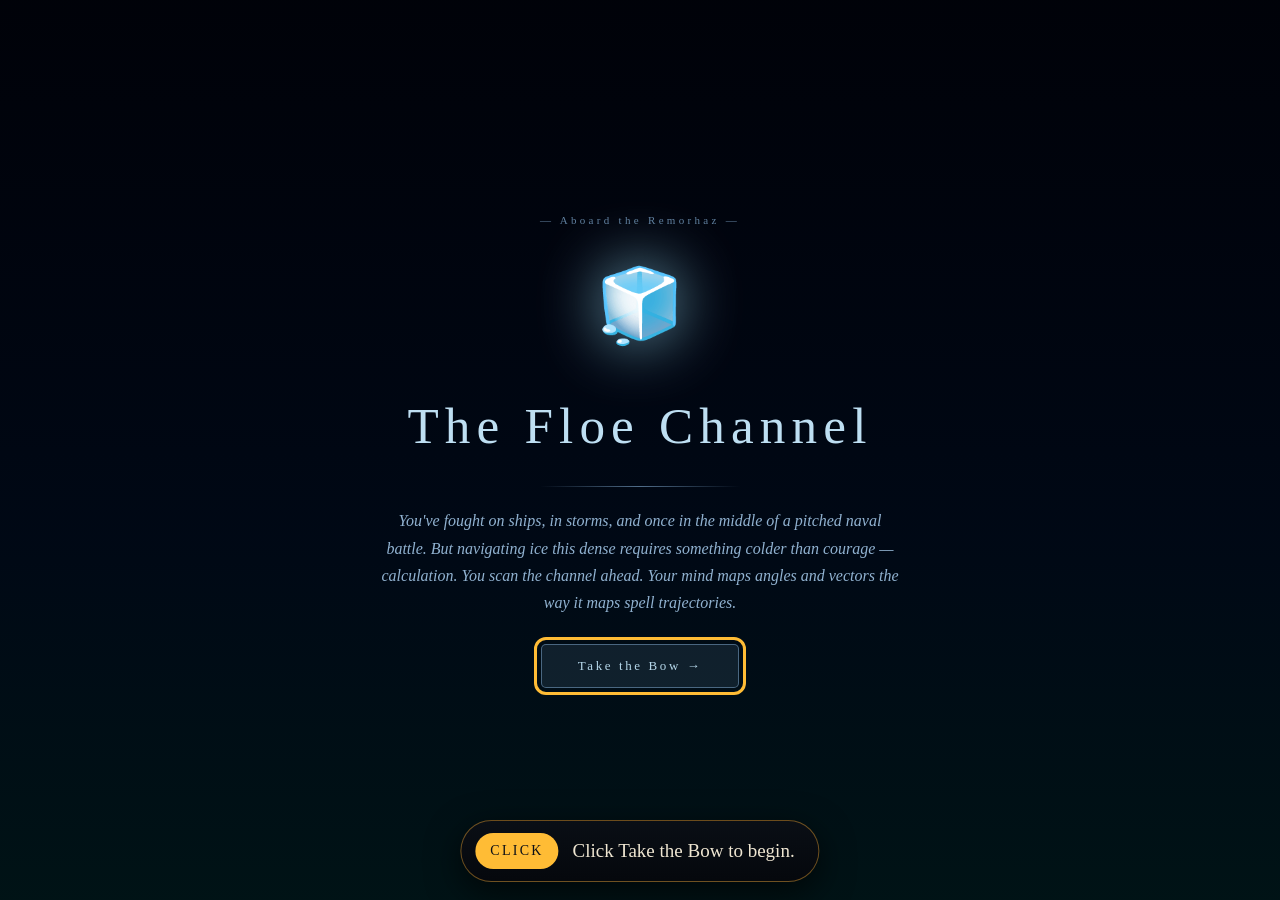
<file: icefloe.html>
<!doctype html>
<html lang="en">
<head>
<meta charset="utf-8"/>
<meta name="viewport" content="width=device-width, initial-scale=1, viewport-fit=cover"/>
<title>Day 5 · Ice Floe Navigation — Aboard the Remorhaz</title>
<link rel="stylesheet" href="shared.css">
<script src="state.js"></script>
<script src="coach.js"></script>
<style>

/* ── LAYOUT ── */
.stage {
  position: fixed; inset: 0; z-index: 1;
  display: flex; align-items: center; justify-content: center;
}
.game-area {
  display: flex; align-items: stretch;
  width: min(97vw, 1780px); height: min(93vh, 1060px);
  box-shadow: 0 30px 80px rgba(0,0,0,0.6);
}
.game-panel {
  flex: 1; position: relative; overflow: hidden;
  border: 1px solid color-mix(in oklch, var(--paper-deep) 25%, transparent);
  border-right: none;
}
.screen {
  position: absolute; inset: 0;
  display: none; flex-direction: column;
  align-items: center; justify-content: safe center;
  gap: 18px; padding: 32px;
  background: linear-gradient(to bottom, oklch(0.10 0.06 230), oklch(0.07 0.04 230));
  overflow-y: auto;
  /* safe center + scroll: content taller than the screen must stay reachable.
     Plain `center` pushes overflow out of both ends and the top cannot be
     scrolled back to, which hid the forward button on short windows. */
}
.screen.active { display: flex; }

/* ── SIDEBAR ── */
.sidebar {
  width: 300px; flex-shrink: 0;
  background: linear-gradient(160deg,
    color-mix(in oklch, var(--paper) 10%, var(--ink)) 0%,
    color-mix(in oklch, var(--paper)  6%, var(--sea-deep)) 100%);
  border: 1px solid color-mix(in oklch, var(--paper-deep) 28%, transparent);
  padding: 36px 28px 28px;
  display: flex; flex-direction: column; gap: 16px;
}
.npc-portrait {
  width: 100px; height: 100px; border-radius: 50%; margin: 0 auto;
  border: 2px solid var(--paper-deep);
  outline: 5px solid color-mix(in oklch, var(--paper-deep) 28%, transparent);
  background: center/cover no-repeat;
}
.npc-name { font-family: "IM Fell English SC", serif; font-size: 18px; letter-spacing: 0.08em; color: var(--paper); text-align: center; }
.npc-role { font-family: "Caveat", cursive; font-size: 14px; color: var(--paper-deep); text-align: center; margin-top: -8px; }
.sidebar-rule { width: 100%; height: 1px; flex-shrink: 0; background: linear-gradient(to right, transparent, var(--paper-deep), transparent); }
.npc-dialogue { font-family: "IM Fell English", serif; font-style: italic; font-size: 15px; line-height: 1.6; color: var(--paper); flex: 1; min-height: 80px; transition: opacity 0.3s; }
.phase-label { font-family: "IM Fell English SC", serif; font-size: 12px; letter-spacing: 0.2em; color: var(--blood); text-align: center; }

/* damage tracker */
.damage-tracker { display: flex; flex-direction: column; gap: 6px; }
.damage-row { display: flex; justify-content: space-between; align-items: center; font-family: "IM Fell English SC", serif; font-size: 12px; letter-spacing: 0.1em; color: var(--paper-deep); }
.damage-pips { display: flex; gap: 6px; }
.pip { width: 12px; height: 12px; border-radius: 50%; border: 1px solid var(--paper-deep); background: transparent; transition: background 0.3s; }
.pip.hit { background: var(--blood); border-color: var(--blood); }

/* check tally */
.check-tally { display: flex; flex-direction: column; gap: 5px; }
.check-row { display: flex; justify-content: space-between; border-bottom: 1px dotted color-mix(in oklch, var(--paper-deep) 35%, transparent); padding-bottom: 4px; font-family: "IM Fell English SC", serif; font-size: 12px; letter-spacing: 0.1em; color: var(--paper-deep); }
.check-row span:last-child { font-family: "IM Fell English", serif; font-style: italic; color: var(--paper); }

/* ── INTRO ── */
.intro-icon { font-size: 52px; margin-bottom: -4px; }
.intro-title { font-family: "IM Fell English SC", serif; font-size: 22px; letter-spacing: 0.1em; color: var(--lamp); }
.intro-body { font-family: "IM Fell English", serif; font-style: italic; font-size: 15.5px; line-height: 1.65; color: var(--paper-dim); text-align: center; max-width: 480px; }
.mood-tag { font-family: "IM Fell English SC", serif; font-size: 13px; letter-spacing: 0.26em; color: var(--blood); }

/* ── HAZARD SCREEN ── */
.hazard-header { display: flex; flex-direction: column; align-items: center; gap: 6px; }
.hazard-num { font-family: "IM Fell English SC", serif; font-size: 13px; letter-spacing: 0.28em; color: var(--paper-deep); }
.hazard-type { font-family: "IM Fell English SC", serif; font-size: 20px; letter-spacing: 0.14em; color: var(--lamp); }
.hazard-glyph { font-size: 46px; filter: drop-shadow(0 0 16px rgba(160,230,255,0.5)); }
.hazard-desc { font-family: "IM Fell English", serif; font-style: italic; font-size: 15.5px; line-height: 1.65; color: var(--paper-dim); text-align: center; max-width: 480px; }

/* stat + DC row */
.roll-meta { display: flex; align-items: center; gap: 22px; }
.roll-stat-box {
  display: flex; flex-direction: column; align-items: center;
  background: rgba(0,0,0,0.35); border: 1px solid color-mix(in oklch, var(--paper-deep) 30%, transparent);
  padding: 10px 20px; min-width: 80px;
}
.roll-stat-name { font-family:"IM Fell English SC",serif; font-size: 13px; letter-spacing:0.22em; color:var(--blood); }
.roll-stat-mod  { font-family:"IM Fell English SC",serif; font-size: 24px; color:var(--lamp); }
.roll-stat-favour { font-family:"IM Fell English SC",serif; font-size: 10px; letter-spacing:0.14em; color:var(--lamp); margin-top: 3px; }
.roll-stat-favour:empty { display: none; }   /* no favour earned — box sits exactly as it did before */
.roll-dc-box {
  display: flex; flex-direction: column; align-items: center;
  background: rgba(0,0,0,0.25); border: 1px solid color-mix(in oklch, var(--paper-deep) 18%, transparent);
  padding: 10px 20px; min-width: 80px;
}
.roll-dc-label { font-family:"IM Fell English SC",serif; font-size: 13px; letter-spacing:0.22em; color:var(--paper-deep); }
.roll-dc-val   { font-family:"IM Fell English SC",serif; font-size: 24px; color:var(--paper); }

/* die */
.die-wrap {
  position: relative; width: 80px; height: 80px;
  display: flex; align-items: center; justify-content: center;
}
.die-face {
  width: 72px; height: 72px;
  border: 2px solid color-mix(in oklch, var(--paper-deep) 55%, transparent);
  display: flex; align-items: center; justify-content: center;
  font-family: "IM Fell English SC", serif; font-size: 28px;
  color: var(--paper); background: rgba(0,0,0,0.45);
  transform: rotate(0deg); transition: transform 0.6s ease, background 0.4s;
}
.die-face.rolling { animation: rollSpin 0.55s ease-in-out; }
.die-face.nat20   { background: color-mix(in oklch, var(--lamp) 22%, rgba(0,0,0,0.5)); border-color: var(--lamp); color: var(--lamp); }
.die-face.nat1    { background: color-mix(in oklch, var(--blood) 22%, rgba(0,0,0,0.5)); border-color: var(--blood); color: var(--blood); }
@keyframes rollSpin { 0%{transform:rotate(0)scale(1)} 40%{transform:rotate(180deg)scale(1.15)} 70%{transform:rotate(300deg)scale(0.95)} 100%{transform:rotate(360deg)scale(1)} }

.roll-equation { font-family: "Caveat", cursive; font-size: 18px; color: var(--paper-deep); min-height: 22px; }

/* outcome */
.outcome-text {
  font-family: "IM Fell English", serif; font-style: italic; font-size: 15.5px;
  line-height: 1.65; color: var(--paper); text-align: center; max-width: 480px;
  min-height: 72px; opacity: 0; transition: opacity 0.5s;
}
.outcome-text.visible { opacity: 1; }
.outcome-banner {
  font-family: "IM Fell English SC", serif; font-size: 12px; letter-spacing: 0.28em;
  min-height: 18px; text-align: center;
}
.outcome-banner.pass { color: var(--lamp); }
.outcome-banner.fail { color: var(--blood); }

.roll-btn {
  font-family: "IM Fell English SC", serif; letter-spacing: 0.18em; font-size: 14px;
  padding: 13px 32px; background: color-mix(in oklch, var(--ink) 80%, transparent);
  border: 1px solid color-mix(in oklch, var(--paper-deep) 60%, transparent); color: var(--paper);
  cursor: pointer; transition: background 0.2s, border-color 0.2s;
}
.roll-btn:hover:not(:disabled) { background: var(--ink); border-color: var(--paper-deep); }
.roll-btn:disabled { opacity: 0.35; cursor: not-allowed; }

.next-btn {
  font-family: "IM Fell English SC", serif; letter-spacing: 0.18em; font-size: 14px;
  padding: 11px 28px; background: transparent;
  border: 1px solid color-mix(in oklch, var(--paper-deep) 55%, transparent); color: var(--paper-dim);
  cursor: pointer; opacity: 0; pointer-events: none; transition: opacity 0.4s, background 0.2s;
}
.next-btn.visible { opacity: 1; pointer-events: auto; }
.next-btn:hover { background: rgba(0,0,0,0.3); }

/* ── RESULT ── */
.result-card {
  background: linear-gradient(135deg, var(--paper) 0%, var(--paper-dim) 100%);
  color: var(--ink); padding: 32px 44px; max-width: 520px; width: 92%; text-align: center;
  box-shadow: 0 20px 60px rgba(0,0,0,0.65), inset 0 0 0 1px rgba(255,255,255,0.3);
  animation: card-rise 0.55s cubic-bezier(0.2,0.8,0.3,1) both; position: relative; overflow: hidden;
}
.result-card::before {
  content: ""; position: absolute; inset: 0;
  background: radial-gradient(ellipse at 80% 110%, color-mix(in oklch, var(--lamp) 8%, transparent), transparent 60%);
  pointer-events: none;
}
@keyframes card-rise { from{transform:translateY(36px);opacity:0} to{transform:translateY(0);opacity:1} }
.result-tag  { font-family:"IM Fell English SC",serif; font-size:10px; letter-spacing:0.28em; color:var(--blood); margin-bottom:6px; }
.result-damage { font-family:"IM Fell English SC",serif; font-size:56px; letter-spacing:0.04em; color:var(--ink); line-height:1; }
.result-sub  { font-family:"Caveat",cursive; font-size:18px; color:var(--paper-deep); margin-bottom:8px; }
.result-verdict { font-family:"IM Fell English",serif; font-style:italic; font-size:15px; line-height:1.6; color:var(--ink); margin-bottom:14px; }
.result-warn { background: color-mix(in oklch, var(--blood) 12%, transparent); border: 1px solid var(--blood); padding: 9px 14px; margin-bottom:10px; font-family:"IM Fell English SC",serif; font-size:11px; letter-spacing:0.16em; color:var(--ink); }
.result-note { background: color-mix(in oklch, var(--lamp) 10%, transparent); border: 1px solid var(--lamp); padding: 9px 14px; margin-bottom:10px; font-family:"IM Fell English SC",serif; font-size:11px; letter-spacing:0.16em; color:var(--ink); }
.result-npc  { font-family:"Caveat",cursive; font-size:17px; color:var(--hull-dark); border-top:1px solid var(--paper-deep); padding-top:12px; line-height:1.5; }
.result-actions { display:flex; gap:12px; justify-content:center; flex-wrap:wrap; margin-top:6px; }

/* ── OPENING CINEMATIC ── */
/* Under the shared coach bar (z-index 30), over everything else on the page.
   The opening card holds the first thing the player has to act on, so the
   instruction for it has to be readable while the card is still up. */
.cin-ice {
  position: fixed; inset: 0; z-index: 20;
  background: linear-gradient(180deg, oklch(0.08 0.04 230) 0%, oklch(0.12 0.06 220) 60%, oklch(0.16 0.05 200) 100%);
  display: flex; flex-direction: column; align-items: center; justify-content: safe center;
  gap: 20px; opacity: 0; pointer-events: none; transition: opacity 0.8s;
  overflow-y: auto;
  /* safe center + scroll: content taller than the screen must stay reachable.
     Plain `center` pushes overflow out of both ends and the top cannot be
     scrolled back to, which hid the forward button on short windows. */
}
.cin-ice.visible { opacity: 1; pointer-events: auto; }
.cin-ice-glyph { font-size: 72px; filter: drop-shadow(0 0 32px rgba(160,230,255,0.7)); animation: iceFloat 3s ease-in-out infinite; }
@keyframes iceFloat { 0%,100%{transform:translateY(0)} 50%{transform:translateY(-8px)} }
.cin-ice-eyebrow { font-family:"IM Fell English SC",serif; font-size:11px; letter-spacing:0.3em; color:rgba(160,210,255,0.6); }
.cin-ice-title { font-family:"IM Fell English SC",serif; font-size:clamp(28px,4vw,52px); letter-spacing:0.12em; color:rgba(200,235,255,0.95); text-align:center; }
.cin-ice-rule { width: 200px; height:1px; background: linear-gradient(to right, transparent, rgba(160,210,255,0.5), transparent); }
.cin-ice-text { font-family:"IM Fell English",serif; font-style:italic; font-size:16px; line-height:1.7; color:rgba(180,220,255,0.8); text-align:center; max-width:520px; }
.cin-ice-btn {
  font-family:"IM Fell English SC",serif; letter-spacing:0.2em; font-size:13px;
  padding:13px 36px; background:rgba(160,210,255,0.1);
  border:1px solid rgba(160,210,255,0.4); color:rgba(200,235,255,0.9);
  cursor:pointer; transition:background 0.2s, border-color 0.2s; margin-top:8px;
}
.cin-ice-btn:hover { background:rgba(160,210,255,0.2); border-color:rgba(160,210,255,0.7); }

/* transition flash */
.transition-overlay {
  position:absolute; inset:0; z-index:30;
  background:oklch(0.08 0.04 230); opacity:0; pointer-events:none; transition:opacity 0.35s;
}
.transition-overlay.fade-in { opacity:1; pointer-events:auto; }

/* ── RESPONSIVE ──
   The panel is a fixed-height box full of absolutely-positioned screens, so on
   a phone or a short laptop window the roll button, the outcome or Continue
   were simply cut off the bottom with no way to scroll to them — the player
   stranded mid-hazard. Below the shared breakpoint the screens go back into
   normal flow and the stage becomes the thing that scrolls. */
@media (max-width: 860px), (max-height: 680px) {
  .stage {
    overflow-y: auto;
    /* Centred content taller than a fixed layer clips at the TOP, where no
       scroll can reach it. Start at the top and let the overflow fall below. */
    align-items: flex-start;
    align-items: safe center;
    padding: 96px 12px 36px;
  }
  .game-area { height: auto; max-height: none; }
  .screen { position: static; padding: 24px 18px; }
  .roll-meta { flex-wrap: wrap; justify-content: center; }
  /* The opening card has the same trap and holds the only way in. */
  .cin-ice { overflow-y: auto; justify-content: flex-start; justify-content: safe center; padding: 48px 20px 32px; }
}

/* ── ROOM FOR THE COACH BAR ──
   The instruction bar is fixed to the bottom of the viewport and stands about
   76px tall from that edge; .game-area reaches to within about 3.5vh of the
   same edge. On a laptop-height window, once the outcome text has expanded,
   the last thing on the screen — which is exactly the button the gold ring is
   pointing at — came to rest underneath the bar. An instruction that hides the
   control it names is worse than no instruction. Reserve the height here
   rather than move the bar: it sits in the same place in every scene, and that
   sameness is the whole point of it.

   #screen-result is exempt: the bar is hidden there (coachScreen falls through
   to Coach.hide()), so there is nothing to clear. */
.screen:where(:not(#screen-result)) { padding-bottom: 92px; }

@media (max-width: 860px), (max-height: 680px) {
  /* Stacked, the screens are back in normal flow and .stage is the thing that
     scrolls, so the clearance belongs at the end of the scroll rather than
     inside every screen — otherwise each hazard carries a dead 92px band. */
  .screen:where(:not(#screen-result)) { padding-bottom: 24px; }
  .stage { padding-bottom: 104px; }
  /* The opening card scrolls on its own and its button is the last element in
     it, so it needs the same clearance at its own scroll end. */
  .cin-ice { padding-bottom: 104px; }
}

</style>
</head>
<body>

<div id="page-fade" class="page-fade in"></div>
<div class="backdrop"></div>
<div class="snow" id="snow"></div>
<span class="corner tl"></span><span class="corner tr"></span>
<span class="corner bl"></span><span class="corner br"></span>

<!-- The whole of this day is three d20 rolls: the die, the verdict and the
     outcome are all injected text that a screen reader never hears arrive.
     Sits outside .stage, which goes inert while the cinematic is up. -->
<div class="sr-only" id="sr-live" aria-live="polite" aria-atomic="true"></div>

<div class="page-header">
  <div class="eyebrow">— Glassblade Charter Vessel —</div>
  <div class="title">Day 5 · The Ice Floes</div>
  <div class="rule"></div>
</div>

<button class="back-btn" id="backBtn">← Return to Deck</button>

<!-- OPENING CINEMATIC -->
<div class="cin-ice" id="cin-ice">
  <div class="cin-ice-eyebrow">— Aboard the Remorhaz —</div>
  <div class="cin-ice-glyph">🧊</div>
  <div class="cin-ice-title">The Floe Channel</div>
  <div class="cin-ice-rule"></div>
  <div class="cin-ice-text" id="cin-ice-text">
    The bow of the Remorhaz faces a narrowing corridor of black water between vast
    plates of sea ice. From the deck you can already feel how they move — slow,
    grinding, unpredictable. One wrong call and the hull gets pinned.
  </div>
  <button class="cin-ice-btn" id="cin-enter" aria-describedby="cin-ice-text">Take the Bow →</button>
</div>

<!-- MAIN LAYOUT -->
<div class="stage">
  <div class="game-area">

    <!-- GAME PANEL -->
    <div class="game-panel">

      <!-- INTRO SCREEN -->
      <div class="screen active" id="screen-intro">
        <div class="mood-tag">— ICE NAVIGATION —</div>
        <div class="intro-icon">⚓</div>
        <div class="intro-title">Three Hazards Ahead</div>
        <div class="intro-body" id="intro-body">
          Ursula has taken the helm. You are on bow watch — the eyes of the ship
          in this channel. Three hazards lie between the Remorhaz and open water.
          Call them right, or the ship pays the price.
        </div>
        <button class="roll-btn" id="intro-start-btn">To the Bow →</button>
      </div>

      <!-- HAZARD 1: Rocky Outcrop — INT -->
      <div class="screen" id="screen-h1">
        <div class="hazard-header">
          <div class="hazard-num">HAZARD ONE OF THREE</div>
          <div class="hazard-glyph">🪨</div>
          <div class="hazard-type">Rocky Outcrop</div>
        </div>
        <div class="hazard-desc" id="h1-desc"></div>
        <div class="roll-meta">
          <div class="roll-stat-box">
            <div class="roll-stat-name">INTELLIGENCE</div>
            <div class="roll-stat-mod" id="h1-mod">—</div>
            <div class="roll-stat-favour" id="h1-favour"></div>
          </div>
          <div class="die-wrap">
            <div class="die-face" id="h1-die">d20</div>
          </div>
          <div class="roll-dc-box">
            <div class="roll-dc-label">DIFFICULTY</div>
            <div class="roll-dc-val">DC —</div>
          </div>
        </div>
        <div class="roll-equation" id="h1-eq"></div>
        <div class="outcome-banner" id="h1-banner"></div>
        <div class="outcome-text" id="h1-outcome"></div>
        <button class="roll-btn" id="h1-roll-btn" aria-describedby="h1-desc">Roll d20 →</button>
        <button class="next-btn" id="h1-next-btn" inert>Press On →</button>
        <div class="transition-overlay" id="h1-trans"></div>
      </div>

      <!-- HAZARD 2: Rogue Current — WIS -->
      <div class="screen" id="screen-h2">
        <div class="hazard-header">
          <div class="hazard-num">HAZARD TWO OF THREE</div>
          <div class="hazard-glyph">🌊</div>
          <div class="hazard-type">Rogue Current</div>
        </div>
        <div class="hazard-desc" id="h2-desc"></div>
        <div class="roll-meta">
          <div class="roll-stat-box">
            <div class="roll-stat-name">WISDOM</div>
            <div class="roll-stat-mod" id="h2-mod">—</div>
            <div class="roll-stat-favour" id="h2-favour"></div>
          </div>
          <div class="die-wrap">
            <div class="die-face" id="h2-die">d20</div>
          </div>
          <div class="roll-dc-box">
            <div class="roll-dc-label">DIFFICULTY</div>
            <div class="roll-dc-val">DC —</div>
          </div>
        </div>
        <div class="roll-equation" id="h2-eq"></div>
        <div class="outcome-banner" id="h2-banner"></div>
        <div class="outcome-text" id="h2-outcome"></div>
        <button class="roll-btn" id="h2-roll-btn" aria-describedby="h2-desc">Roll d20 →</button>
        <button class="next-btn" id="h2-next-btn" inert>Hold Course →</button>
        <div class="transition-overlay" id="h2-trans"></div>
      </div>

      <!-- HAZARD 3: Closing Ice Plate — INT -->
      <div class="screen" id="screen-h3">
        <div class="hazard-header">
          <div class="hazard-num">HAZARD THREE OF THREE</div>
          <div class="hazard-glyph">❄️</div>
          <div class="hazard-type">Closing Ice Plate</div>
        </div>
        <div class="hazard-desc" id="h3-desc"></div>
        <div class="roll-meta">
          <div class="roll-stat-box">
            <div class="roll-stat-name">INTELLIGENCE</div>
            <div class="roll-stat-mod" id="h3-mod">—</div>
            <div class="roll-stat-favour" id="h3-favour"></div>
          </div>
          <div class="die-wrap">
            <div class="die-face" id="h3-die">d20</div>
          </div>
          <div class="roll-dc-box">
            <div class="roll-dc-label">DIFFICULTY</div>
            <div class="roll-dc-val">DC —</div>
          </div>
        </div>
        <div class="roll-equation" id="h3-eq"></div>
        <div class="outcome-banner" id="h3-banner"></div>
        <div class="outcome-text" id="h3-outcome"></div>
        <button class="roll-btn" id="h3-roll-btn" aria-describedby="h3-desc">Roll d20 →</button>
        <button class="next-btn" id="h3-next-btn" inert>Through the Gap →</button>
        <div class="transition-overlay" id="h3-trans"></div>
      </div>

      <!-- RESULT SCREEN -->
      <div class="screen" id="screen-result">
        <div class="result-card" id="result-card">
          <div class="result-tag">— PASSAGE REPORT —</div>
          <div class="result-damage" id="result-damage">0</div>
          <div class="result-sub" id="result-sub">hull strikes</div>
          <div class="result-verdict" id="result-verdict"></div>
          <div class="result-warn" id="result-warn" style="display:none"></div>
          <div class="result-note" id="result-note" style="display:none"></div>
          <div class="result-npc" id="result-npc"></div>
          <div class="result-actions">
            <button class="roll-btn" id="result-continue-btn" style="font-size:13px;padding:11px 24px;">Continue →</button>
          </div>
        </div>
      </div>

    </div><!-- /game-panel -->

    <!-- SIDEBAR -->
    <div class="sidebar">
      <div class="npc-portrait" id="sidebar-portrait" style="background-image:url('assets/ursula.jpg')"></div>
      <div class="npc-name">Ursula Elara</div>
      <div class="npc-role">Navigator &amp; Lookout</div>
      <div class="sidebar-rule"></div>
      <div class="npc-dialogue" id="sidebar-dialogue">
        "Call it the instant you see it — don't wait for confirmation. The hull doesn't forgive hesitation."
      </div>
      <div class="sidebar-rule"></div>
      <div class="phase-label">HULL DAMAGE</div>
      <div class="damage-tracker">
        <div class="damage-row">
          <span>Strikes</span>
          <div class="damage-pips">
            <div class="pip" id="pip-1"></div>
            <div class="pip" id="pip-2"></div>
            <div class="pip" id="pip-3"></div>
          </div>
        </div>
      </div>
      <div class="sidebar-rule"></div>
      <div class="phase-label">HAZARD LOG</div>
      <div class="check-tally">
        <div class="check-row"><span>OUTCROP</span><span id="log-h1">—</span></div>
        <div class="check-row"><span>CURRENT</span><span id="log-h2">—</span></div>
        <div class="check-row"><span>ICE PLATE</span><span id="log-h3">—</span></div>
      </div>
    </div>

  </div><!-- /game-area -->
</div><!-- /stage -->

<script>
/* ── PAGE TRANSITIONS ──
   This page linked a shared.js that never shipped, so _navigateTo was undefined
   and the opening fade was never lifted — the day sat behind a black overlay
   that swallowed every click. Same block as the other pages, inline. */
const _pf = document.getElementById("page-fade");
setTimeout(() => { if (_pf) _pf.classList.remove("in"); }, 50);
function _navigateTo(url) {
  if (!_pf) { window.location.href = url; return; }
  _pf.classList.add("in");
  // The timer is the guarantee. transitionend can go unfired and leave the player
  // on a black screen that goes nowhere; index.html has the full story.
  let _navDone = false;
  const _go = () => { if (_navDone) return; _navDone = true; window.location.href = url; };
  _pf.addEventListener("transitionend", _go, { once: true });
  setTimeout(_go, 700); // just past the 0.6s fade in shared.css
}

/* ── SNOW ── */
(function(){
  const el = document.getElementById("snow");
  for (let i = 0; i < 60; i++) {
    const f = document.createElement("div"); f.className = "flake";
    const sz = 1 + Math.random() * 3;
    f.style.cssText = `width:${sz}px;height:${sz}px;left:${Math.random()*100}vw;` +
      `animation-duration:${8+Math.random()*12}s;animation-delay:${-Math.random()*20}s;` +
      `opacity:${(0.3+Math.random()*0.6).toFixed(2)}`;
    el.appendChild(f);
  }
})();

/* ── BACK BUTTON ── */
document.getElementById("backBtn").addEventListener("click", () => _navigateTo("index.html"));

/* ── STATE ── */
function saveState(s) {
  try {
    const ex = JSON.parse(localStorage.getItem("remorhaz") || "{}");
    localStorage.setItem("remorhaz", JSON.stringify({ ...ex, ...s }));
  } catch { localStorage.setItem("remorhaz", JSON.stringify(s)); }
}

/* ── MAIN GAME ── */
(function() {
  const charKey = Remorhaz.charId();

  // character-select writes long-lowercase stat keys (intelligence, wisdom).
  // The short-uppercase reads that used to sit here resolved to undefined and
  // fell back to 0, so every character threaded the ice at a flat +0.
  const INT = Remorhaz.stat("intelligence");
  const WIS = Remorhaz.stat("wisdom");
  const DC  = 7;

  // The nat1 lines put the hull into the ice — a hard strike, a groan amidships,
  // in one case a crack heard across the channel — and it used to cost exactly
  // what a graze costs. This is the only place the two failures differ in price.
  const CRIT_DAMAGE = 2;

  // Ursula's Day 3 card — "+1 to future navigation & observation checks" — is
  // spent right here. Kept as its own term everywhere it shows, because an
  // unexplained +1 on the total reads as a bug rather than a reward.
  const FAVOUR = Remorhaz.navigatorFavour();

  function fmtMod(n) { return n >= 0 ? "+" + n : "" + n; }

  /* Everything a sighted player reads off the panel — the die, the arithmetic,
     the verdict, the outcome — goes through here as well. */
  const liveEl = document.getElementById("sr-live");
  function announce(text) { liveEl.textContent = text; }

  /* Character-specific flavour text */
  const CHAR = {
    relyt: {
      intro:   "You've fought on ships, in storms, and once in the middle of a pitched naval battle. But navigating ice this dense requires something colder than courage — calculation. You scan the channel ahead. Your mind maps angles and vectors the way it maps spell trajectories.",
      h1Desc:  "A granite outcrop the size of a house lurks just beneath the surface, betrayed only by a darker shadow in the water and a faint swell. You have seconds to call the correct heading. The math is clean. Run it.",
      h1Pass:  "You calculate the turn with mechanical precision — angle, speed, drag. Your call comes clean and crisp. The bow swings and the rock scrapes nothing but black water.",
      h1Fail:  "The calculation is a breath too slow. The Remorhaz's hull grazes the outcrop with a grinding shudder. Not catastrophic — but Kalt will not be pleased.",
      h1Nat20: "You read the shadow, the current pattern, and the ice drift in one glance and call the perfect heading before Ursula even asks. The ship glides through like threading a needle.",
      h1Nat1:  "The numbers refuse to resolve in time. You call the turn — but the wrong way. The outcrop catches the hull with a crack that echoes across the ice like a gunshot.",
      h2Desc:  "An invisible current grabs the bow and tries to steer the ship toward the starboard ice shelf. You feel it through the boards under your feet — a pull that doesn't match the wind. Pattern recognition. Find it.",
      h2Pass:  "You feel the current's geometry underfoot and triangulate its source in seconds. Your warning gets the helm over before the ship can be pushed. The correction is clean.",
      h2Fail:  "The current is subtler than you expected — it acts at a depth the surface doesn't show. By the time you've mapped it, the hull has been pushed sideways into the shelf.",
      h2Nat20: "You trace the subsurface current from memory of charts you read three days ago. You call the counter-heading before it pulls. The ship doesn't even notice.",
      h2Nat1:  "The current defeats your model entirely. It splits in two directions beneath the hull and neither one matches the pattern. The ship is pushed hard into the ice before corrections arrive.",
      h3Desc:  "Two ice plates the size of city blocks are slowly closing. There is a gap — barely — and it is moving. You need to calculate the closing rate, the ship's speed, and give the helm a number. Now.",
      h3Pass:  "You run the geometry at speed: relative velocity, gap width, hull beam. Your number is right. The Remorhaz slips through with a foot to spare on each side.",
      h3Fail:  "Your margin calculation is off by a fraction. The ice plate catches the hull at the waterline with a slow, terrible groan. The ship shudders and continues through.",
      h3Nat20: "The closing calculation is perfect. You give the speed adjustment three seconds before Ursula would have asked for it. The ice plates close behind the Remorhaz as if the ship was never there.",
      h3Nat1:  "The calculation collapses under the time pressure. You give a number but you already know it's wrong. The ice takes the hull hard amidships and the crew is thrown to the deck.",
    },
    lucy: {
      intro:   "You've squeezed through tighter spots than this. Alleyways, smuggler channels, docks you weren't supposed to be on. Ice is just water that stopped moving. Read it, find the gap, go. You've done this a hundred times — just never this cold.",
      h1Desc:  "Under the water, a dark mass of rock is visible if you know what to look for. The depth shadow, the current deflection, the faint lip of white foam where the surface disturbs. You know what to look for. Call it.",
      h1Pass:  "You spot the telltale signs a full ship-length ahead — the slight current deviation, the darker patch just below the glitter. Your call is quick and precise. Easy.",
      h1Fail:  "The rock is subtler than you gave it credit for. You call it late — not by much, but by enough. The hull skims the surface of the outcrop with a groaning vibration underfoot.",
      h1Nat20: "You've read water your whole career. This rock may as well have been painted red. You call the heading change two lengths out with total confidence. Ursula laughs and complies.",
      h1Nat1:  "For once, your eye is wrong. What you read as depth shadow is reflection. The actual rock is to starboard and you've called the ship directly into it.",
      h2Desc:  "The ship starts to drift. Not wind — the push is from below, a rogue current pulling the bow sideways toward the starboard shelf. You feel it in the way the deck shifts under your feet. You've felt this before in rivers and harbour channels.",
      h2Pass:  "You feel the tug of the current before it becomes obvious and shout the correction. Ursula responds; the ship corrects. Close, but clean.",
      h2Fail:  "The current is deeper and stronger than the surface water suggests. Your read is off and the ship gets pushed into the shelf before the correction arrives.",
      h2Nat20: "You feel the current through the soles of your boots — a trick you learned in the canals of a city you're not supposed to have been in. Your correction is perfect and instantaneous.",
      h2Nat1:  "This current doesn't behave like any you've read before. It eddies in contradictory directions and by the time you've figured it out, the hull is already touching the ice.",
      h3Desc:  "Two enormous ice plates drift toward each other at different speeds. There's a gap — shrinking. You need to judge the timing to a second. Too early and you're not through. Too late and the plates close on you.",
      h3Pass:  "You watch the closing rates and count under your breath. You give the call at exactly the right moment. The Remorhaz threads the gap with room to breathe.",
      h3Fail:  "Your count is right but your margin estimate is wrong. The plates are thicker below the waterline. The hull scrapes along the face of the ice as the ship pushes through.",
      h3Nat20: "You count closing rates like you're running a heist: mark the clock, judge the gap, go on three. Perfect timing. The ice plates close a second after the stern clears.",
      h3Nat1:  "The timing feels right but something in the ice's movement changes at the last second — it accelerates. The ship is caught in the closing gap and takes a hard strike.",
    },
    irene: {
      intro:   "You approach this the way you approach everything: methodically. Ice floes follow physical laws. Currents have patterns. Gaps have closing rates. The danger is not the ice — the danger is moving faster than your analysis. Don't move faster than your analysis.",
      h1Desc:  "A submerged rocky outcrop. The water surface shows three distinct signs: a slight upstream deflection in the current, a faint turbulence ripple, and a shadow at approximately two fathoms. You have the information. Apply it.",
      h1Pass:  "Your analysis is thorough and fast. You identify all three surface indicators, triangulate the outcrop's position, and give the helm a precise heading change. The ship responds. The rock is missed by several yards.",
      h1Fail:  "One of your three indicators was a false positive — surface reflection, not turbulence. You overcorrect by two degrees and the corrected heading brings you across the outer edge of the outcrop.",
      h1Nat20: "Three data points, one conclusion, immediate action. You call the heading before Ursula has finished asking. The ship clears the rock by exactly the margin your math predicted.",
      h1Nat1:  "A fourth indicator you didn't account for — wind-wave interference — masks the rock's true position until you're on top of it. The hull strikes before your correction can arrive.",
      h2Desc:  "A subsurface current is pushing the ship starboard. It has specific characteristics: a horizontal deflection, not vertical, pushing at approximately hull-depth. This is navigable — if you can model the source.",
      h2Pass:  "You identify the current as a thermocline shear flow — cold meltwater meeting deeper saltwater. It runs in one consistent direction. You give the counter-heading and the ship holds course.",
      h2Fail:  "The current's model is more complex than a simple shear. There are layered flows at different depths and your single-vector solution is insufficient. The hull is pushed into the shelf.",
      h2Nat20: "You've read this exact phenomenon in two separate texts on arctic sea dynamics. You identify it immediately, calculate the counter-heading analytically, and call it with total confidence.",
      h2Nat1:  "The current defies your model in ways that suggest a geological feature you have no data on. Your analysis fails and the ship is driven into the ice before you can revise.",
      h3Desc:  "Two ice plates are converging. You need to calculate the gap clearance using the ship's beam, speed, and the plates' closing velocity. You have perhaps ninety seconds to work this out.",
      h3Pass:  "You run the calculation systematically: beam 22 feet, closing rate approximately 4 feet per minute combined, current speed 3 knots. The numbers give you a clear timing window. You call it and the ship passes through.",
      h3Fail:  "The calculation is correct but your estimate of the plates' closing velocity was based on incomplete data — one plate accelerated. The hull is caught as the gap closes faster than predicted.",
      h3Nat20: "The numbers are clean, your model is complete, and your timing call is precise to within a second. The Remorhaz passes through the gap without deviation. You feel, for a moment, like the sea is a solvable problem.",
      h3Nat1:  "A variable you couldn't observe — subsurface ice geometry — changes the closing dynamic entirely. Your window turns out to be half what you calculated. The strike is hard and the hull groans.",
    },
  };
  const C = CHAR[charKey];

  /* damage state */
  let damage = 0;
  const results = { h1: null, h2: null, h3: null };

  function updatePips() {
    for (let i = 1; i <= 3; i++) {
      document.getElementById("pip-" + i).classList.toggle("hit", i <= damage);
    }
  }

  function updateSidebarDialogue(text) {
    const el = document.getElementById("sidebar-dialogue");
    el.style.opacity = "0";
    setTimeout(() => { el.textContent = "“" + text + "”"; el.style.opacity = "1"; }, 300);
  }

  /* ── COACH ──
     This day used to say nothing about how to play it: a player arrived at the
     bow with a die, two numbers and no statement anywhere that the die is a
     button. One line per screen, naming the control by the words printed on it,
     and the gold ring on that control so the line and the thing agree.

     screen-result is deliberately absent: the report card is the instruction
     once it is up, so the bar gets out of its way. */
  const COACH_BY_SCREEN = {
    "screen-intro": {
      text: "Click To the Bow to start. Three hazards, one roll each.",
      ring: "#intro-start-btn",
    },
    "screen-h1": {
      // The one time the pass condition is spelled out. The numbers are
      // already printed either side of the die; what was never said is that
      // they add together and what they have to beat.
      //
      // "modifier", not "bonus": Irene rolls this day at INT −1 and WIS −2, so
      // all three of her hazards subtract. Calling that a bonus would have the
      // bar contradicting the equation line right under it ("14 − 1 = 13").
      // Not "the numbers beside the die" either — the DC box is beside the die
      // too, and that reads as though the DC were one of the things added on.
      text: "Hazard 1 of 3. Click Roll d20 — roll plus modifier must reach the DC.",
      ring: "#h1-roll-btn",
    },
    "screen-h2": { text: "Hazard 2 of 3. Click Roll d20 again.",    ring: "#h2-roll-btn" },
    "screen-h3": { text: "Last hazard. Click Roll d20 one more time.", ring: "#h3-roll-btn" },
  };

  function coachScreen(id) {
    const c = COACH_BY_SCREEN[id];
    if (!c) { Coach.hide(); return; }
    Coach.say(c.text, "CLICK");
    Coach.target(c.ring);
  }

  /* ── SCREEN SWITCHER ── */
  function goToScreen(id) {
    document.querySelectorAll(".screen").forEach(s => s.classList.remove("active"));
    const screen = document.getElementById(id);
    screen.classList.add("active");
    // The screen we just hid held the focused button, so focus would otherwise
    // fall to <body>. Every screen reached this way opens on a single control.
    const entry = screen.querySelector(".roll-btn");
    if (entry) entry.focus();
    coachScreen(id);
  }

  /* ── OPENING CINEMATIC ── */
  const cin = document.getElementById("cin-ice");
  const stageEl = document.querySelector(".stage");
  document.getElementById("cin-ice-text").textContent = C.intro;
  // The card covers the stage but does not remove it: without this a keyboard
  // player could tab straight past it and start the day from a screen they
  // cannot see.
  stageEl.setAttribute("inert", "");
  setTimeout(() => {
    cin.classList.add("visible");
    document.getElementById("cin-enter").focus();
    // The bar arrives with the card, not after it: the very first moment of the
    // day is already a moment with exactly one thing to do in it.
    Coach.say("Click Take the Bow to begin.", "CLICK");
    Coach.target("#cin-enter");
  }, 120);
  document.getElementById("cin-enter").addEventListener("click", () => {
    cin.style.transition = "opacity 0.5s";
    cin.style.opacity = "0";
    cin.setAttribute("inert", "");          // half a second of fade is half a second of tab target
    stageEl.removeAttribute("inert");
    document.getElementById("intro-start-btn").focus();
    coachScreen("screen-intro");   // the intro screen was already active, so goToScreen never ran
    setTimeout(() => { cin.style.display = "none"; }, 520);
  });

  /* ── INIT ── */
  document.getElementById("intro-body").textContent = C.intro;
  document.getElementById("h1-mod").textContent = fmtMod(INT);
  document.getElementById("h2-mod").textContent = fmtMod(WIS);
  document.getElementById("h3-mod").textContent = fmtMod(INT);
  document.getElementById("h1-desc").textContent = C.h1Desc;
  document.getElementById("h2-desc").textContent = C.h2Desc;
  document.getElementById("h3-desc").textContent = C.h3Desc;
  document.querySelectorAll(".roll-dc-val").forEach(el => { el.textContent = "DC " + DC; });
  if (FAVOUR) {
    ["h1","h2","h3"].forEach(h => {
      document.getElementById(h + "-favour").textContent = "+" + FAVOUR + " FAVOUR";
    });
  }

  document.getElementById("intro-start-btn").addEventListener("click", () => goToScreen("screen-h1"));

  /* ── GENERIC HAZARD ROLL ── */
  function setupHazardRoll(opts) {
    const { dieFaceId, rollBtnId, nextBtnId, equationId, bannerId, outcomeId, transId,
            modifier, logId, sidebarLines, onComplete } = opts;

    const dieFace  = document.getElementById(dieFaceId);
    const rollBtn  = document.getElementById(rollBtnId);
    const nextBtn  = document.getElementById(nextBtnId);
    const eqEl     = document.getElementById(equationId);
    const bannerEl = document.getElementById(bannerId);
    const outEl    = document.getElementById(outcomeId);
    const transEl  = document.getElementById(transId);

    rollBtn.addEventListener("click", () => {
      if (rollBtn.disabled) return;
      rollBtn.disabled = true;
      Coach.untarget();            // this button is spent; nothing is actionable until the die lands

      const roll = Math.floor(Math.random() * 20) + 1;
      const total = roll + modifier + FAVOUR;
      const nat20 = roll === 20;
      const nat1  = roll === 1;

      // Animate die. The shared rule collapses the spin, but the half-second
      // of scrambling digits is built here rather than in CSS — with motion off
      // the die simply lands, and the settle the tenth tick used to do has to
      // happen anyway or the face still reads "d20".
      const spin = !Remorhaz.reducedMotion();
      if (spin) {
        // Two thirds of a second of spinning digits with the bar still reading
        // "click Roll d20" is a player wondering whether the click registered.
        // With motion off there is nothing to wait for: the outcome lands now
        // and answers the click by itself.
        Coach.say("Watch the die land.", "WATCH");
        dieFace.classList.add("rolling");
        let ticker = 0;
        const interval = setInterval(() => {
          dieFace.textContent = Math.floor(Math.random() * 20) + 1;
          ticker++;
          if (ticker >= 10) {
            clearInterval(interval);
            dieFace.classList.remove("rolling");
            dieFace.textContent = roll;
            dieFace.classList.toggle("nat20", nat20);
            dieFace.classList.toggle("nat1", nat1);
          }
        }, 55);
      } else {
        dieFace.textContent = roll;
        dieFace.classList.toggle("nat20", nat20);
        dieFace.classList.toggle("nat1", nat1);
      }

      // The reveal is a plain timeout, so it completes either way; with the die
      // already settled there is nothing left to wait for.
      setTimeout(() => {
        eqEl.textContent = roll
          + (modifier !== 0 ? (modifier >= 0 ? " + " + modifier : " − " + Math.abs(modifier)) : "")
          + (FAVOUR ? " + " + FAVOUR + " (Navigator's Favour)" : "")
          + " = " + total;

        const passed = total >= DC || nat20;
        let outcomeText, bannerText, bannerClass;
        // Said in the bar as well as narrated on the panel: the outcome text is
        // the story of the roll, this is whether the thing the player did
        // worked and what it cost. coachOk also picks the flash colour, and the
        // words stand on their own for anyone who cannot see the colour.
        let coachMsg, coachOk;

        if (nat20) {
          bannerText = "NATURAL 20 — EXCEPTIONAL";
          bannerClass = "pass";
          outcomeText = opts.nat20Text;
          document.getElementById(logId).textContent = "Critical pass";
          coachMsg = "Natural 20 — cleared, no damage.";
          coachOk  = true;
        } else if (nat1) {
          bannerText = "CRITICAL FAILURE";
          bannerClass = "fail";
          outcomeText = opts.nat1Text;
          damage += CRIT_DAMAGE;
          updatePips();
          document.getElementById(logId).textContent = "Critical fail";
          coachMsg = "Critical failure — " + CRIT_DAMAGE + " hull strikes.";
          coachOk  = false;
          // Never falls back to sidebarLines.fail: those lines reassure, and
          // over a cracked hull reassurance is the one thing she would not offer.
          if (sidebarLines.crit) updateSidebarDialogue(sidebarLines.crit);
        } else if (passed) {
          bannerText = "SUCCESS — DC MET";
          bannerClass = "pass";
          outcomeText = opts.passText;
          document.getElementById(logId).textContent = "Passed";
          coachMsg = "Cleared — no damage.";
          coachOk  = true;
        } else {
          bannerText = "FAILURE — DC MISSED";
          bannerClass = "fail";
          outcomeText = opts.failText;
          damage++;
          updatePips();
          document.getElementById(logId).textContent = "Failed";
          coachMsg = "Missed the DC — 1 hull strike.";
          coachOk  = false;
          updateSidebarDialogue(sidebarLines.fail);
        }

        if (nat20 || passed) updateSidebarDialogue(sidebarLines.pass);

        bannerEl.textContent = bannerText;
        bannerEl.className = "outcome-banner " + bannerClass;
        outEl.textContent = outcomeText;
        outEl.classList.add("visible");
        // The roll is spent and this panel is a fixed height. Clearing the dead
        // button leaves Next as the only control on screen, and the only one the
        // player can read as live.
        rollBtn.style.display = "none";
        nextBtn.classList.add("visible");
        nextBtn.removeAttribute("inert");
        // The roll button just left the layout with focus on it, which drops
        // focus to <body>; hand it to the one control that is now live.
        nextBtn.focus();

        // The verdict and the next instruction in one line, the button named by
        // the words actually printed on it ("Press On", "Hold Course"), then
        // the ring follows the player's attention onto it. say() before the
        // flash: say() clears the previous flash colour.
        const nextLabel = nextBtn.textContent.replace(/\s*→\s*$/, "").trim();
        Coach.say(coachMsg + " Click " + nextLabel + ".", "CLICK");
        if (coachOk) Coach.hit(); else Coach.miss();
        Coach.target(nextBtn);

        // Spoken rather than glyphic — the equation line uses − and =, which
        // read poorly aloud. Built from the same numbers, so the two cannot
        // disagree. Announced after the focus move: a focus change interrupts
        // speech, and the outcome is the longer thing to hear.
        const spoken = opts.label + ". Rolled " + roll
          + (modifier !== 0 ? (modifier >= 0 ? ", plus " + modifier : ", minus " + Math.abs(modifier)) : "")
          + (FAVOUR ? ", plus " + FAVOUR + " Navigator's Favour" : "")
          + ", total " + total + " against DC " + DC + ". "
          + bannerText + ". " + outcomeText;
        setTimeout(() => announce(spoken), 120);
      }, spin ? 660 : 0);
    });

    nextBtn.addEventListener("click", () => {
      // The fade blacks the panel out for a third of a second before the next
      // screen exists. Leaving the gold ring on a button nobody can see any
      // more teaches the ring to mean nothing; the bar's line is the last
      // verdict and can stand until the next screen replaces it.
      Coach.untarget();
      transEl.classList.add("fade-in");
      setTimeout(() => { onComplete(); transEl.classList.remove("fade-in"); }, 360);
    });
  }

  /* ── HAZARD 1 ── */
  setupHazardRoll({
    dieFaceId: "h1-die", rollBtnId: "h1-roll-btn", nextBtnId: "h1-next-btn",
    equationId: "h1-eq", bannerId: "h1-banner", outcomeId: "h1-outcome", transId: "h1-trans",
    modifier: INT, logId: "log-h1", label: "Hazard one of three, Rocky Outcrop",
    passText: C.h1Pass, failText: C.h1Fail, nat20Text: C.h1Nat20, nat1Text: C.h1Nat1,
    sidebarLines: {
      pass: "Good call. Keep your eyes ahead — the current's next.",
      crit: "Okay — that one went deep. I felt it come up through the deck. Two more ahead, and I need you steadier than that. Breathe.",
      fail: "That's a strike. We'll deal with it. Eyes forward — there's more coming.",
    },
    onComplete: () => {
      updateSidebarDialogue("Current's pulling us starboard. Feel the deck — it'll tell you before the compass does.");
      goToScreen("screen-h2");
    },
  });

  /* ── HAZARD 2 ── */
  setupHazardRoll({
    dieFaceId: "h2-die", rollBtnId: "h2-roll-btn", nextBtnId: "h2-next-btn",
    equationId: "h2-eq", bannerId: "h2-banner", outcomeId: "h2-outcome", transId: "h2-trans",
    modifier: WIS, logId: "log-h2", label: "Hazard two of three, Rogue Current",
    passText: C.h2Pass, failText: C.h2Fail, nat20Text: C.h2Nat20, nat1Text: C.h2Nat1,
    sidebarLines: {
      pass: "That's what I'm talking about. One more — the plates are closing ahead.",
      crit: "That wasn't a scrape, that was the shelf taking a bite. Kalt is going to have my head and she'll be right to. One more. Eyes down.",
      fail: "Shelf strike. This old girl can take it. Almost through — last hazard.",
    },
    onComplete: () => {
      updateSidebarDialogue("Those two plates ahead — watch the gap. It's moving. Tell me when to push.");
      goToScreen("screen-h3");
    },
  });

  /* ── HAZARD 3 → RESULT ── */
  setupHazardRoll({
    dieFaceId: "h3-die", rollBtnId: "h3-roll-btn", nextBtnId: "h3-next-btn",
    equationId: "h3-eq", bannerId: "h3-banner", outcomeId: "h3-outcome", transId: "h3-trans",
    modifier: INT, logId: "log-h3", label: "Hazard three of three, Closing Ice Plate",
    passText: C.h3Pass, failText: C.h3Fail, nat20Text: C.h3Nat20, nat1Text: C.h3Nat1,
    sidebarLines: {
      pass: "We're through. Nice work up there. I mean it.",
      crit: "...We're through. We're through. I'm not going to tell you that was fine, because it wasn't — but we're through, and you're still standing at the bow.",
      fail: "That last one got us. But we're through. That's what matters.",
    },
    onComplete: () => showResult(),
  });

  /* ── RESULT ── */
  function showResult() {
    const damEl      = document.getElementById("result-damage");
    const subEl      = document.getElementById("result-sub");
    const verdictEl  = document.getElementById("result-verdict");
    const warnEl     = document.getElementById("result-warn");
    const noteEl     = document.getElementById("result-note");
    const npcEl      = document.getElementById("result-npc");
    const continueBtn = document.getElementById("result-continue-btn");

    damEl.textContent = damage;
    subEl.textContent = damage === 1 ? "hull strike" : "hull strikes";

    // Ursula's read on the passage is the count the page already grades on:
    // a clean channel is strong work, one strike adequate, more than one poor.
    // recordWork re-scores Day 5 rather than adding to it, so a re-rolled
    // passage replaces this credit instead of stacking a second one on top.
    const workDelta = damage === 0 ? 1 : damage === 1 ? 0 : -1;

    if (damage === 0) {
      verdictEl.textContent = "The Remorhaz threads the floe channel without a single contact. Open water ahead — the worst is behind you.";
      noteEl.style.display = "";
      noteEl.textContent   = "Perfect passage — the channel is behind you.";
      npcEl.textContent    = "“That's a clean run. Not even Kalt could complain about that one. Nice work.” — Ursula";
      continueBtn.textContent = "Sail On →";
      continueBtn.addEventListener("click", () => {
        // d5KaltRequired only says "the hull needs looking at". d5HullStrikes
        // carries the count itself — written on every ending, clean runs
        // included — so later days can tell a graze from a disaster, and an
        // unwritten key from a channel that was never sailed.
        saveState({ d5KaltRequired: false, d5HullStrikes: damage });
        Remorhaz.markComplete("ursula", 5);
        Remorhaz.recordWork("ursula", 5, workDelta);
        _navigateTo("index.html");
      });
    } else if (damage === 1) {
      verdictEl.textContent = "The Remorhaz makes it through the channel with one hull strike. The damage is manageable, but Kalt will need to assess it before the ship is seaworthy again.";
      warnEl.style.display = "";
      warnEl.textContent   = "One hull strike — Kalt's assessment required before sailing on.";
      npcEl.textContent    = "“One strike. Kalt's gonna want to run hands over the hull before I call this done. Find her.” — Ursula";
      continueBtn.textContent = "Return to Deck →";
      continueBtn.addEventListener("click", () => {
        saveState({ d5KaltRequired: true, d5HullStrikes: damage });
        Remorhaz.markComplete("ursula", 5);
        Remorhaz.recordWork("ursula", 5, workDelta);
        _navigateTo("index.html");
      });
    } else {
      verdictEl.textContent = "The Remorhaz takes multiple strikes working through the ice channel. She holds together, but the hull has taken real damage. Kalt won't let the ship sail another mile until it's assessed and repaired.";
      warnEl.style.display = "";
      warnEl.textContent   = damage + " hull strikes — significant damage. Kalt must inspect and repair before the voyage continues.";
      npcEl.textContent    = "“Okay. We're through — barely. But there's no way Kalt clears us to sail with this kind of damage. Find her.” — Ursula";
      continueBtn.textContent = "Return to Deck →";
      continueBtn.addEventListener("click", () => {
        saveState({ d5KaltRequired: true, d5HullStrikes: damage });
        Remorhaz.markComplete("ursula", 5);
        Remorhaz.recordWork("ursula", 5, workDelta);
        _navigateTo("index.html");
      });
    }

    goToScreen("screen-result");
    // Same order as the hazards: the screen swap moves focus to Continue first,
    // then the report is spoken, so the focus change cannot cut it off.
    const notice = damage === 0 ? noteEl.textContent : warnEl.textContent;
    setTimeout(() => {
      announce(damEl.textContent + " " + subEl.textContent + ". "
        + verdictEl.textContent + " " + notice);
    }, 120);
  }

})(); /* end IIFE */
</script>
</body>
</html>
</file>
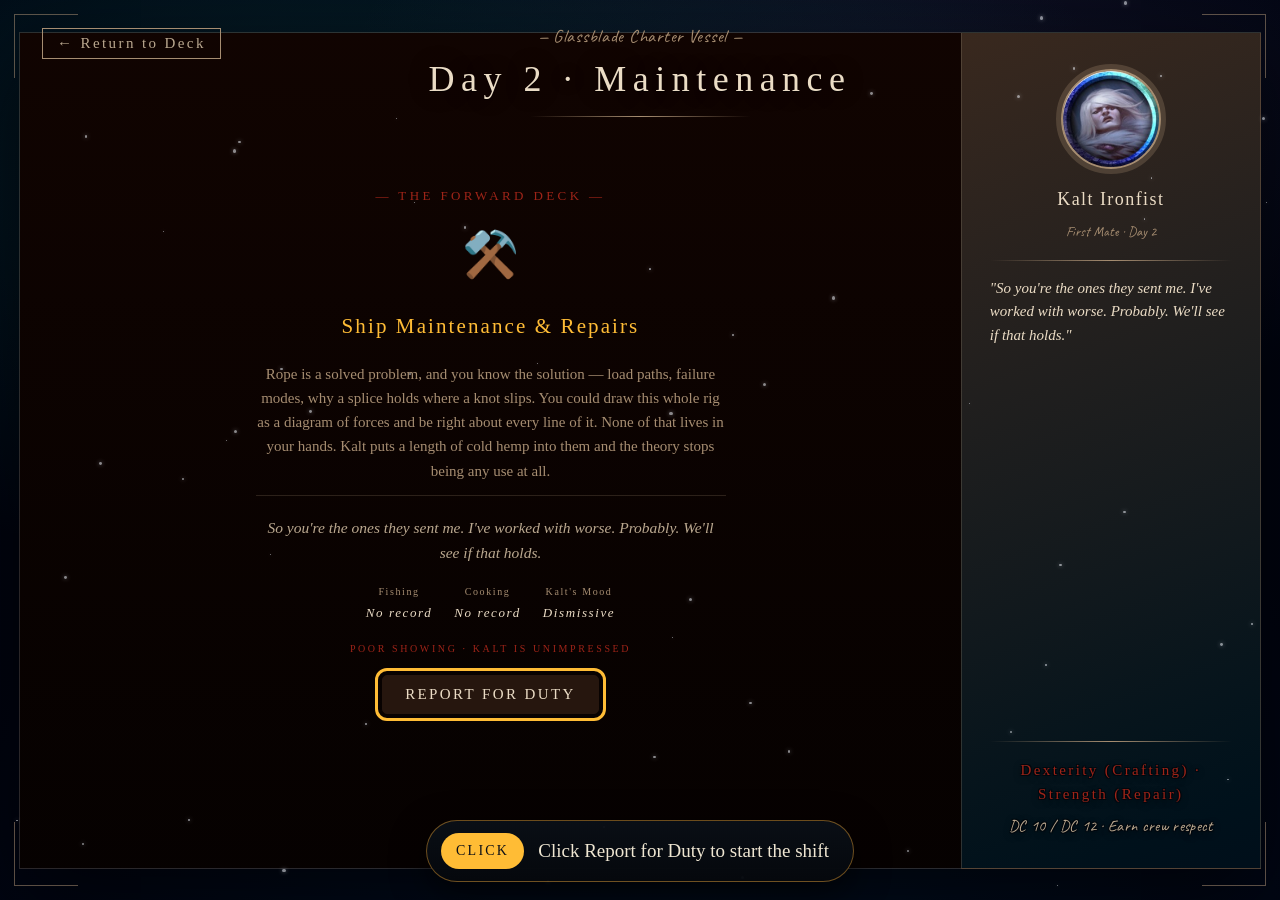
<file: maintenance.html>
<!doctype html>
<html lang="en">
<head>
<meta charset="utf-8"/>
<meta name="viewport" content="width=device-width, initial-scale=1, viewport-fit=cover"/>
<title>Day 2 · Ship Maintenance — Aboard the Remorhaz</title>
<link rel="stylesheet" href="shared.css">
<script src="state.js"></script>
<script src="coach.js"></script>
<style>

/* ── LAYOUT ── */
.stage {
  position: fixed; inset: 0; z-index: 1;
  display: flex; align-items: center; justify-content: center;
}
.game-area {
  display: flex; align-items: stretch;
  width: min(97vw, 1780px); height: min(93vh, 1060px);
  box-shadow: 0 30px 80px rgba(0,0,0,0.6);
}
.game-panel {
  flex: 1; position: relative; overflow: hidden;
  border: 1px solid color-mix(in oklch, var(--paper-deep) 25%, transparent);
  border-right: none;
}

/* ── SCREENS ── */
.screen {
  position: absolute; inset: 0;
  display: none; flex-direction: column;
  align-items: center; justify-content: safe center;
  gap: 18px; padding: 28px;
  background: linear-gradient(to bottom, oklch(0.13 0.03 45), oklch(0.09 0.02 40));
  overflow-y: auto;
  /* safe center + scroll: content taller than the screen must stay reachable.
     Plain `center` pushes overflow out of both ends and the top cannot be
     scrolled back to, which hid the forward button on short windows. */
}
.screen.active { display: flex; }

/* ── KALT SIDEBAR ── */
.kalt-sidebar {
  width: 300px; flex-shrink: 0;
  background: linear-gradient(160deg,
    color-mix(in oklch, var(--paper) 11%, var(--ink)) 0%,
    color-mix(in oklch, var(--paper)  7%, var(--sea-deep)) 100%);
  border: 1px solid color-mix(in oklch, var(--paper-deep) 28%, transparent);
  padding: 36px 28px 28px;
  display: flex; flex-direction: column; gap: 16px;
}
.kalt-portrait {
  width: 100px; height: 100px; border-radius: 50%; margin: 0 auto;
  border: 2px solid var(--paper-deep);
  outline: 5px solid color-mix(in oklch, var(--paper-deep) 28%, transparent);
  background: var(--hull-darkest) center/cover no-repeat;
}
.kalt-name {
  font-family: "IM Fell English SC", serif; font-size: 18px;
  letter-spacing: 0.08em; color: var(--paper); text-align: center;
}
.kalt-role {
  font-family: "Caveat", cursive; font-size: 14px;
  color: var(--paper-deep); text-align: center; margin-top: -8px;
}
.sidebar-rule {
  width: 100%; height: 1px; flex-shrink: 0;
  background: linear-gradient(to right, transparent, var(--paper-deep), transparent);
}
.kalt-dialogue {
  font-family: "IM Fell English", serif; font-style: italic;
  font-size: 15px; line-height: 1.58; color: var(--paper);
  flex: 1; min-height: 80px; transition: opacity 0.3s;
}
.phase-label {
  font-family: "IM Fell English SC", serif; font-size: 11px;
  letter-spacing: 0.2em; color: var(--blood); text-align: center;
}
.instruction-label {
  font-family: "Caveat", cursive; font-size: 13px;
  color: var(--paper-deep); text-align: center; margin-top: -8px;
}
.score-tally { display: flex; flex-direction: column; gap: 5px; }
.score-row {
  display: flex; justify-content: space-between;
  border-bottom: 1px dotted color-mix(in oklch, var(--paper-deep) 35%, transparent);
  padding-bottom: 4px;
  font-family: "IM Fell English SC", serif; font-size: 11px;
  letter-spacing: 0.1em; color: var(--paper-deep);
}
.score-row span:last-child {
  font-family: "IM Fell English", serif; font-style: italic; color: var(--paper);
}
.score-total-row {
  display: flex; justify-content: space-between; padding-top: 4px; margin-top: 2px;
  font-family: "IM Fell English SC", serif; font-size: 12px;
  letter-spacing: 0.12em; color: var(--lamp);
}

/* ── INTRO SCREEN ── */
.intro-icon { font-size: 46px; }
.intro-title {
  font-family: "IM Fell English SC", serif; font-size: 21px;
  letter-spacing: 0.1em; color: var(--lamp);
}
.intro-body {
  font-family: "IM Fell English", serif; font-style: italic;
  font-size: 15.5px; line-height: 1.6; color: var(--paper-dim);
  text-align: center; max-width: 460px;
}
/* The player's own read on the day — set apart from Kalt's briefing below it,
   and a shade dimmer, because it is thought rather than speech. */
.char-intro {
  font-family: "IM Fell English", serif;
  font-size: 15px; line-height: 1.62; color: var(--paper-deep);
  text-align: center; max-width: 470px;
  padding-bottom: 12px; margin-bottom: 2px;
  border-bottom: 1px solid color-mix(in oklch, var(--paper-deep) 22%, transparent);
}
.mood-tag {
  font-family: "IM Fell English SC", serif; font-size: 10px;
  letter-spacing: 0.26em; color: var(--blood);
}
.prior-results {
  display: flex; gap: 22px; align-items: flex-start; justify-content: center;
}
.prior-item {
  display: flex; flex-direction: column; align-items: center; gap: 3px;
  font-family: "IM Fell English SC", serif; font-size: 10px;
  letter-spacing: 0.16em; color: var(--paper-deep);
}
.prior-val {
  font-family: "IM Fell English", serif; font-style: italic;
  font-size: 13px; color: var(--paper);
}

/* ── SHARED CANVAS WRAPPER ── */
.stage-canvas { display: block; border-radius: 2px; }

/* ── STAGE LABELS & FEEDBACK ── */
.screen-title {
  font-family: "IM Fell English SC", serif; font-size: 13px;
  letter-spacing: 0.26em; color: var(--blood); margin-bottom: -6px;
}
.stage-feedback {
  font-family: "IM Fell English SC", serif; font-size: 12px;
  letter-spacing: 0.22em; color: var(--lamp);
  min-height: 18px; text-align: center;
}

/* ── TIMER BAR ── */
.timer-bar-wrap {
  width: 480px; height: 7px;
  background: var(--hull-darkest); border-radius: 4px; overflow: hidden;
}
.timer-bar-fill {
  height: 100%; width: 100%;
  background: linear-gradient(to right, var(--lamp-warm), var(--blood));
  transition: width 0.1s linear;
}
/* A draining bar with no words beside it does not say what is draining. This
   labels it, in the same shape as the hull integrity row below, so the two
   meters on this page read as one system rather than two inventions. */
.timer-row {
  display: flex; gap: 12px; align-items: center;
  width: 480px; max-width: 100%;   /* the canvas width — label left, bar fills the rest */
  font-family: "IM Fell English SC", serif; font-size: 10px;
  letter-spacing: 0.2em; color: var(--paper-deep);
}
.timer-row .timer-bar-wrap { flex: 1; width: auto; }

/* ── SAIL STAGE UI ── */
.seam-progress {
  display: flex; gap: 20px; align-items: center; justify-content: center;
}
.seam-pip {
  display: flex; flex-direction: column; align-items: center; gap: 6px;
  font-family: "IM Fell English SC", serif; font-size: 10px;
  letter-spacing: 0.18em; color: var(--paper-deep);
}
.seam-pip-dot {
  width: 12px; height: 12px; border-radius: 50%;
  background: var(--hull-mid); border: 1px solid var(--rope-dark);
  transition: background 0.3s, box-shadow 0.3s;
}
.seam-pip-dot.active {
  background: var(--blood);
  box-shadow: 0 0 8px color-mix(in oklch, var(--blood) 60%, transparent);
  animation: seam-pulse 0.7s ease-in-out infinite;
}
.seam-pip-dot.done {
  background: var(--lamp);
  box-shadow: 0 0 6px color-mix(in oklch, var(--lamp) 40%, transparent);
}
@keyframes seam-pulse { 0%,100%{opacity:0.75} 50%{opacity:1} }
.stitch-hint {
  font-family: "Caveat", cursive; font-size: 17px; color: var(--paper-dim);
  text-align: center; min-height: 24px;
}

/* ── HULL STAGE UI ── */
.integrity-row {
  display: flex; gap: 12px; align-items: center; justify-content: center;
  font-family: "IM Fell English SC", serif; font-size: 10px;
  letter-spacing: 0.2em; color: var(--paper-deep);
}
.integrity-bar-wrap {
  width: 220px; height: 10px;
  background: var(--hull-darkest); border-radius: 5px; overflow: hidden;
}
.integrity-bar-fill {
  height: 100%; width: 100%;
  background: linear-gradient(to right, var(--blood), var(--lamp));
  transition: width 0.35s ease;
}
.integrity-val {
  font-family: "IM Fell English", serif; font-style: italic;
  color: var(--paper); font-size: 14px; min-width: 36px;
}

/* ── RESULT CARD ── */
.result-charclose {
  font-family: "IM Fell English", serif; font-style: italic;
  font-size: 14px; line-height: 1.55; color: var(--hull-dark);
  margin-top: 14px; padding-top: 12px;
  border-top: 1px solid color-mix(in oklch, var(--paper-deep) 45%, transparent);
}
.result-card {
  background: linear-gradient(135deg, var(--paper) 0%, var(--paper-dim) 100%);
  color: var(--ink); padding: 32px 44px; max-width: 500px; width: 92%;
  text-align: center;
  box-shadow: 0 20px 60px rgba(0,0,0,0.65), inset 0 0 0 1px rgba(255,255,255,0.3);
  animation: card-rise 0.55s cubic-bezier(0.2,0.8,0.3,1) both;
  position: relative; overflow: hidden;
}
.result-card::before {
  content: ""; position: absolute; inset: 0;
  background: radial-gradient(ellipse at 80% 110%, color-mix(in oklch, var(--lamp) 10%, transparent), transparent 60%);
  pointer-events: none;
}
@keyframes card-rise { from{transform:translateY(36px);opacity:0} to{transform:translateY(0);opacity:1} }
.result-tag { font-family:"IM Fell English SC",serif; font-size:10px; letter-spacing:0.28em; color:var(--blood); margin-bottom:6px; }
.result-score { font-family:"IM Fell English SC",serif; font-size:52px; letter-spacing:0.04em; color:var(--ink); line-height:1; }
.result-max  { font-family:"Caveat",cursive; font-size:18px; color:var(--paper-deep); margin-bottom:8px; }
.result-verdict { font-family:"IM Fell English",serif; font-style:italic; font-size:16px; line-height:1.6; color:var(--ink); margin-bottom:14px; }
.result-bonus {
  background: color-mix(in oklch, var(--lamp) 14%, transparent);
  border: 1px solid var(--lamp); padding: 10px 16px; margin-bottom:14px;
  font-family:"IM Fell English SC",serif; font-size:12px; letter-spacing:0.18em; color:var(--ink);
}
.result-kalt { font-family:"Caveat",cursive; font-size:17px; color:var(--hull-dark); border-top:1px solid var(--paper-deep); padding-top:12px; line-height:1.45; }
.result-actions { display:flex; gap:12px; justify-content:center; flex-wrap:wrap; margin-top:4px; }

/* ── DIALOGUE CHOICE SCREEN ── */
.dialogue-screen-content {
  max-width: 480px; width: 92%;
  display: flex; flex-direction: column; align-items: center; gap: 20px;
}
.kalt-speech-bubble {
  font-family: "IM Fell English", serif; font-style: italic;
  font-size: 15.5px; line-height: 1.72; color: var(--paper);
  text-align: center; padding: 22px 28px;
  border-left: 2px solid color-mix(in oklch, var(--paper-deep) 55%, transparent);
  border-right: 2px solid color-mix(in oklch, var(--paper-deep) 55%, transparent);
  background: rgba(0,0,0,0.22);
}
.dialogue-prompt {
  font-family: "Caveat", cursive; font-size: 15px;
  color: var(--paper-deep); text-align: center;
}
.dialogue-choices { display: flex; flex-direction: column; gap: 9px; width: 100%; }
.dialogue-btn {
  font-family: "IM Fell English", serif; font-style: italic;
  font-size: 14px; line-height: 1.5; color: var(--paper);
  background: rgba(0,0,0,0.32);
  border: 1px solid color-mix(in oklch, var(--paper-deep) 38%, transparent);
  padding: 13px 18px; cursor: pointer; text-align: left;
  transition: background 0.2s, border-color 0.2s, transform 0.12s;
}
.dialogue-btn:hover:not(:disabled) {
  background: rgba(0,0,0,0.52);
  border-color: color-mix(in oklch, var(--paper-deep) 75%, transparent);
  transform: translateX(4px);
}
.dialogue-btn:disabled { cursor: default; }
.dialogue-btn.chosen {
  border-color: var(--lamp);
  background: color-mix(in oklch, var(--lamp) 9%, rgba(0,0,0,0.5));
}
.tone-tag {
  display: block; font-family: "IM Fell English SC", serif; font-style: normal;
  font-size: 10px; letter-spacing: 0.24em; color: var(--blood); margin-bottom: 5px;
}

/* ── TRANSITION OVERLAY ── */
.transition-overlay {
  position: absolute; inset: 0; z-index: 30;
  background: oklch(0.08 0.02 40); opacity: 0;
  pointer-events: none; transition: opacity 0.35s;
}
.transition-overlay.fade-in { opacity: 1; pointer-events: auto; }

</style>
</head>
<body>

<div id="page-fade" class="page-fade in"></div>
<div class="backdrop"></div>
<div class="snow" id="snow"></div>

<span class="corner tl"></span>
<span class="corner tr"></span>
<span class="corner bl"></span>
<span class="corner br"></span>

<div class="page-header">
  <div class="eyebrow">— Glassblade Charter Vessel —</div>
  <div class="title">Day 2 · Maintenance</div>
  <div class="rule"></div>
</div>

<button class="back-btn" id="backBtn">← Return to Deck</button>

<!-- Every stage outcome on this page is a canvas pixel or a CSS bar width, so
     none of it reaches a screen reader on its own. It routes through here. -->
<div id="liveRegion" class="sr-only" role="status" aria-live="polite"></div>

<div class="stage">
  <div class="game-area">

    <!-- LEFT: game screens -->
    <div class="game-panel" id="gamePanel">
      <div class="transition-overlay" id="fadeOverlay"></div>

      <!-- INTRO -->
      <div class="screen active" id="screen-intro">
        <div class="screen-title">— THE FORWARD DECK —</div>
        <div class="intro-icon">⚒️</div>
        <div class="intro-title">Ship Maintenance &amp; Repairs</div>
        <div class="char-intro" id="charIntro">&nbsp;</div>
        <div class="intro-body" id="introBody">&nbsp;</div>
        <div class="prior-results" id="priorResults"></div>
        <div class="mood-tag" id="moodTag">&nbsp;</div>
        <button class="btn-primary" id="beginBtn">REPORT FOR DUTY</button>
      </div>

      <!-- STAGE 1: ROPE INSPECTION -->
      <div class="screen" id="screen-rope">
        <div class="screen-title">— STAGE I · ROPE INSPECTION —</div>
        <!-- role="application" so a screen reader hands the arrow keys to the stage
             instead of keeping them for its own reading cursor. -->
        <canvas class="stage-canvas" id="ropeCanvas" width="480" height="252"
                tabindex="0" role="application"
                aria-label="Rope inspection. Left and right arrow keys move the cursor between the wear points currently glowing. Enter or Space marks the one under the cursor."></canvas>
        <div class="stage-feedback" id="ropeFeedback"></div>
        <div class="timer-row">
          <span>TIME LEFT</span>
          <div class="timer-bar-wrap"><div class="timer-bar-fill" id="ropeTimerFill"></div></div>
        </div>
      </div>

      <!-- STAGE 2: SAIL STITCHING -->
      <div class="screen" id="screen-sail">
        <div class="screen-title">— STAGE II · SAIL REPAIR —</div>
        <div class="seam-progress" id="seamProgress"></div>
        <canvas class="stage-canvas" id="sailCanvas" width="480" height="252"
                tabindex="0" role="application"
                aria-label="Sail stitching. One stitch dot glows at a time. Press Enter or Space while it glows to drive the needle."></canvas>
        <div class="stitch-hint" id="stitchHint">Click each glowing stitch dot — or press Enter — to drive the needle.</div>
      </div>

      <!-- STAGE 3: HULL REPAIR -->
      <div class="screen" id="screen-hull">
        <div class="screen-title">— STAGE III · HULL REPAIR —</div>
        <canvas class="stage-canvas" id="hullCanvas" width="480" height="252"
                tabindex="0" role="application"
                aria-label="Hull repair. Arrow keys move the cursor between open cracks. Press Enter or Space to tap a small crack shut, and hold Enter or Space to seal a large one."></canvas>
        <div class="stage-feedback" id="hullFeedback"></div>
        <div class="integrity-row">
          <span>HULL</span>
          <div class="integrity-bar-wrap">
            <div class="integrity-bar-fill" id="integrityFill"></div>
          </div>
          <span class="integrity-val" id="integrityVal">100%</span>
        </div>
        <div class="timer-row">
          <span>TIME LEFT</span>
          <div class="timer-bar-wrap"><div class="timer-bar-fill" id="hullTimerFill"></div></div>
        </div>
      </div>

      <!-- DIALOGUE 1: after rope inspection -->
      <div class="screen" id="screen-dialogue1">
        <div class="screen-title">— KALT SPEAKS —</div>
        <div class="dialogue-screen-content">
          <div class="kalt-speech-bubble" id="kaltSpeech1">&nbsp;</div>
          <div class="dialogue-prompt">How do you respond?</div>
          <div class="dialogue-choices" id="dialogueChoices1"></div>
        </div>
      </div>

      <!-- DIALOGUE 2: after sail repair -->
      <div class="screen" id="screen-dialogue2">
        <div class="screen-title">— KALT SPEAKS —</div>
        <div class="dialogue-screen-content">
          <div class="kalt-speech-bubble" id="kaltSpeech2">&nbsp;</div>
          <div class="dialogue-prompt">How do you respond?</div>
          <div class="dialogue-choices" id="dialogueChoices2"></div>
        </div>
      </div>

      <!-- RESULT -->
      <div class="screen" id="screen-result">
        <div class="result-card" id="resultCard"></div>
        <div class="result-actions">
          <button class="btn-primary" id="toHubBtn">Return to Deck</button>
          <button class="btn-secondary" id="retryBtn">Try Again</button>
        </div>
      </div>

    </div><!-- /game-panel -->

    <!-- RIGHT: Kalt sidebar -->
    <div class="kalt-sidebar">
      <div class="kalt-portrait" id="kaltPortrait"></div>
      <div class="kalt-name">Kalt Ironfist</div>
      <div class="kalt-role">First Mate · Day 2</div>
      <div class="sidebar-rule"></div>
      <div class="kalt-dialogue" id="kaltDialogue">&nbsp;</div>
      <div class="sidebar-rule"></div>
      <div class="phase-label" id="phaseLabel">Dexterity (Crafting) · Strength (Repair)</div>
      <div class="instruction-label" id="instructionLabel">DC 10 / DC 12 · Earn crew respect</div>
      <div class="score-tally" id="scoreTally" style="display:none">
        <div class="score-row"><span>Rope Inspection</span><span id="ts1">—</span></div>
        <div class="score-row"><span>Sail Repair</span><span id="ts2">—</span></div>
        <div class="score-row"><span>Hull Repair</span><span id="ts3">—</span></div>
        <div class="score-total-row"><span>Total</span><span id="tsTotal">—</span></div>
      </div>
    </div>

  </div>
</div>

<script>
/* ── PAGE TRANSITIONS ── */
const _pf = document.getElementById("page-fade");
setTimeout(() => { if (_pf) _pf.classList.remove("in"); }, 50);
function _navigateTo(url) {
  if (!_pf) { window.location.href = url; return; }
  _pf.classList.add("in");
  // The timer is the guarantee. transitionend can go unfired and leave the player
  // on a black screen that goes nowhere; index.html has the full story.
  let _navDone = false;
  const _go = () => { if (_navDone) return; _navDone = true; window.location.href = url; };
  _pf.addEventListener("transitionend", _go, { once: true });
  setTimeout(_go, 700); // just past the 0.6s fade in shared.css
}

(function () {

/* ══════════════════════════════════════════
   SNOW
══════════════════════════════════════════ */
const snowEl = document.getElementById("snow");
for (let i = 0; i < 55; i++) {
  const f = document.createElement("div");
  f.className = "flake";
  const sz = 1 + Math.random() * 2.5;
  Object.assign(f.style, {
    width: sz + "px", height: sz + "px",
    left:  Math.random() * 100 + "%",
    top:   Math.random() * 100 + "%",
    animationDuration: (8 + Math.random() * 12) + "s",
    animationDelay:   (-Math.random() * 15) + "s",
  });
  snowEl.appendChild(f);
}

/* ══════════════════════════════════════════
   STATE & DIFFICULTY
══════════════════════════════════════════ */
function loadState() {
  try {
    const s = JSON.parse(localStorage.getItem("remorhaz") || "{}");
    return {
      selectedCharacter: s.selectedCharacter || null,
      currentDay:       s.currentDay       || 1,
      lastCatch:        s.lastCatch        || null,
      cookingScore:     s.cookingScore     || 0,
      cooksProficiency: s.cooksProficiency || false,
    };
  } catch { return { currentDay: 1, cookingScore: 0 }; }
}
function saveState(s) {
  try {
    const existing = JSON.parse(localStorage.getItem("remorhaz") || "{}");
    localStorage.setItem("remorhaz", JSON.stringify({ ...existing, ...s }));
  } catch {
    localStorage.setItem("remorhaz", JSON.stringify(s));
  }
}

const appState   = loadState();
const catchRoll  = appState.lastCatch?.roll ?? 2;
const cookScore  = appState.cookingScore ?? 0;
const cookProf   = appState.cooksProficiency ?? false;
// The day this shift belongs to: this page also serves the Day 5 hull
// inspection and the Day 8 repairs.
const workDay    = appState.currentDay ?? 1;

// Kalt's mood: -2 (contemptuous) → +2 (grudgingly impressed)
let kaltMood = 0;
if (catchRoll >= 4)              kaltMood += 1;
else if (catchRoll <= 1)         kaltMood -= 1;
if (cookProf || cookScore >= 35) kaltMood += 1;
else if (cookScore < 18)         kaltMood -= 1;
// She also reads how she's been treated, not just how the work went.
kaltMood += Remorhaz.standingMoodBias("kalt");
kaltMood = Math.max(-2, Math.min(2, kaltMood));

const CFGS = {
  "-2": {
    label:    "EMPIRE WEAKLINGS · KALT HAS NO FAITH IN YOU",
    stage1Time: 9500, stage1Spots: 7,
    stage2DotWindow: 2000, stage2DotsPerTear: 5,
    stage3Rate: 800,  crackLife: 3500, largePct: 0.45,
    winThreshold: 30,
    kaltIntro:  "Empire weaklings. Captain sends me soft hands and expects good work. Fine. Don't break anything that isn't already broken.",
    kaltPre1:   "Forward rope lines. Find the wear points before they snap mid-voyage. I expect very little from you.",
    kaltPre2:   "The mainsail. Stitching dots mark where the needle goes. If you need me to explain stitching, turn around now.",
    kaltPre3:   "Hull breach. Small cracks you tap shut. Big cracks you hold until they seal. Don't let the sea in.",
    kaltFailD:  "Exactly as I expected. I'll fix what you missed. Stay out of my way.",
    kaltGoodD:  "...Barely adequate.",
    kaltGreatD: "You didn't ruin it. That is the highest compliment you will receive from me today.",
    kaltFinal:  ["You are exactly as useless as I predicted.", "You managed. Barely. Don't celebrate.", "You work better than you look. I said nothing.", "You surprised me. I won't forgive you for that.", "...I have underestimated you. Don't make a habit of it."],
  },
  "-1": {
    label:    "POOR SHOWING · KALT IS UNIMPRESSED",
    stage1Time: 11000, stage1Spots: 6,
    stage2DotWindow: 2300, stage2DotsPerTear: 5,
    stage3Rate: 1000, crackLife: 4000, largePct: 0.38,
    winThreshold: 28,
    kaltIntro:  "So you're the ones they sent me. I've worked with worse. Probably. We'll see if that holds.",
    kaltPre1:   "Rope inspection. Wear points glow when the fibres start to separate. Find every one.",
    kaltPre2:   "Sail repairs. Stitch dots appear along each tear one at a time. Don't miss them.",
    kaltPre3:   "Hull cracks. Click to tap, hold to seal. The integrity gauge tells you how badly you're failing.",
    kaltFailD:  "Hm. Again. Properly this time.",
    kaltGoodD:  "That will do.",
    kaltGreatD: "Not bad. Don't look pleased with yourself.",
    kaltFinal:  ["I've seen worse. Not often.", "Adequate. Which is more than I expected.", "Good work. Don't take that as warmth.", "You have some skill. I'll grant you that.", "...Aye. You know what you're doing."],
  },
  "0": {
    label:    "STANDARD DUTY · KALT IS WATCHING",
    stage1Time: 13000, stage1Spots: 6,
    stage2DotWindow: 2700, stage2DotsPerTear: 4,
    stage3Rate: 1200, crackLife: 4800, largePct: 0.32,
    winThreshold: 26,
    kaltIntro:  "You're assigned to me today. Keep up. Don't ask stupid questions. Follow my lead.",
    kaltPre1:   "Forward rope inspection. Weak points glow orange when you look close. Click every one you find.",
    kaltPre2:   "Sail stitching. Dots appear one at a time along the tears. Click while they glow.",
    kaltPre3:   "Hull repair. Quick cracks need one click. Deep ones — hold until the seal takes. Watch the gauge.",
    kaltFailD:  "You missed some. I'll note it.",
    kaltGoodD:  "Adequate.",
    kaltGreatD: "Good work. Don't let it make you soft.",
    kaltFinal:  ["Barely passing. That's something.", "You kept up. Good.", "Solid work. The ship is better for it.", "You have a knack for this.", "...Fine work. The crew's noticed."],
  },
  "1": {
    label:    "DECENT HISTORY · KALT IS RESERVED",
    stage1Time: 14500, stage1Spots: 5,
    stage2DotWindow: 3000, stage2DotsPerTear: 4,
    stage3Rate: 1500, crackLife: 5300, largePct: 0.28,
    winThreshold: 24,
    kaltIntro:  "Captain tells me you've been pulling your weight. We'll see if that holds when the work gets real.",
    kaltPre1:   "Rope inspection. Take your time — a missed wear point means a line snapping when we need it most.",
    kaltPre2:   "Sail needs stitching. Dots mark where the needle goes. You'll manage.",
    kaltPre3:   "Hull cracks. Tap the small ones. Hold the big ones. Keep the ship sound.",
    kaltFailD:  "Hm. Pay more attention.",
    kaltGoodD:  "Aye. Not bad.",
    kaltGreatD: "That's how it's done. Keep that standard.",
    kaltFinal:  ["Better than nothing. Ship's in decent shape.", "Good effort. I'll say that.", "You did well. The crew's grateful, even if they don't say so.", "Strong work. You've earned a meal with us tonight.", "...That's the best maintenance I've seen from a non-dwarf. Ever."],
  },
  "2": {
    label:    "PROVEN CREW · KALT IS GRUDGINGLY IMPRESSED",
    stage1Time: 16000, stage1Spots: 5,
    stage2DotWindow: 3400, stage2DotsPerTear: 4,
    stage3Rate: 1800, crackLife: 5800, largePct: 0.24,
    winThreshold: 22,
    kaltIntro:  "Good catch. Fed the crew well. Captain says you have some sense in you. Fine. Prove it holds under real work.",
    kaltPre1:   "Forward ropes. You've got capable hands — I've been told. Let's see if the rest of you is as useful.",
    kaltPre2:   "Mainsail stitching. I think you can follow dots on a sail without me holding your hand.",
    kaltPre3:   "Hull breach. Quick ones, steady ones. You'll figure it out — apparently you usually do.",
    kaltFailD:  "...Don't make that a habit.",
    kaltGoodD:  "Aye. Good.",
    kaltGreatD: "...I'll say this. You work as well as you cook.",
    kaltFinal:  ["You kept the ship sound. That's what matters.", "Good maintenance. The hull will hold.", "The work is done. And done right.", "So, you prove not to be completely useless. That is fair weather for us.", "Empire-born. Works like a dwarf. I'll tell no one."],
  },
};

const cfg = CFGS[kaltMood.toString()];
/* ── WHOSE HANDS ──────────────────────────────────────────────────────
   Day 2 was the only day that read identically for all three characters.
   Every other day frames its work through whoever is doing it; this one just
   described the work.

   It is a good day to differentiate, because it cuts three different ways:
   ropes and stitching are Dexterity, and the hull breach is Strength, so each
   character walks in strong at one end of the day and weak at the other. */
const CHAR = {
  relyt: {
    intro: `Rope is a solved problem, and you know the solution — load paths,
      failure modes, why a splice holds where a knot slips. You could draw this
      whole rig as a diagram of forces and be right about every line of it. None
      of that lives in your hands. Kalt puts a length of cold hemp into them and
      the theory stops being any use at all.`,
    closing: `You come up from the hull work with your arms shaking. You
      understood every part of today. That turned out to be about a third of
      the job.`,
  },
  lucy: {
    intro: `You have spent your life being good with your hands and better with
      your balance, and a ship's rigging is only a very cold, very wet apparatus.
      The ropes you can read. The needle you can drive. It is the hull that
      worries you — down in the dark, holding something shut by main force, with
      nothing to be clever with.`,
    closing: `Your fingers are raw from the hemp and there is tar in your hair
      that will still be there next week. You have rarely enjoyed a day's work
      more, and you would prefer Kalt never found that out.`,
  },
  irene: {
    intro: `Ropes are fiddly and sails are worse, and it is not that you cannot
      do it — it is that you have never once had the patience for it. But
      somewhere below the waterline there is a crack that needs a body to hold
      it closed until it seals, and that is a problem shaped exactly like you.
      You can wait.`,
    closing: `You surface from the hull with your shoulders burning and
      something close to contentment. Ropes and needles can keep. Holding a ship
      together with your back — that part you understood.`,
  },
};
const C = CHAR[Remorhaz.charId()] || CHAR.relyt;
const tidy = t => t.replace(/\s+/g, " ").trim();

/* ── APPLY STAT MODIFIERS ──
   Day 2 was the only day of the voyage that played identically for all three
   characters, while its own stage labels promised a Dexterity check, a second
   Dexterity check and a Strength check. Same shape as cooking.html: a modifier
   widens or narrows the window rather than changing what the stage asks of you.
   Kalt's difficulty tier still sets the baseline; this bends it. */
(function () {
  function factor(k) {
    const m = Remorhaz.stat(k);
    return m === 2 ? 1.35 : m === 1 ? 1.17 : m === -1 ? 0.82 : m === -2 ? 0.65 : 1.0;
  }
  const dex = factor("dexterity");
  const str = factor("strength");

  // I & II — steady hands: longer on the ropes, and a wider window per stitch.
  cfg.stage1Time      = Math.round(cfg.stage1Time      * dex);
  cfg.stage2DotWindow = Math.round(cfg.stage2DotWindow * dex);

  // III — holding a breach shut is strength: cracks come slower and hold longer.
  cfg.stage3Rate      = Math.round(cfg.stage3Rate      * str);
  cfg.crackLife       = Math.round(cfg.crackLife       * str);
})();

let stage1Score = 0, stage2Score = 0, stage3Score = 0;
let rapport = 0;  // -2 to +2, shaped by player's dialogue choices

const DIALOGUE_SETS = [
  // Set 0 — after rope inspection, before sail repair
  {
    kaltSpeech: {
      "-2": "That inspection tells me what I needed to know about you. Unfortunately.",
      "-1": "Some of those wear points were obvious. The ones you missed were not. Keep that in mind.",
       "0": "Not bad. I've seen worse rope inspections from hands who've been at sea for years.",
       "1": "You know what you're looking for. That matters on a long voyage.",
       "2": "...You have good eyes. That's useful out here.",
    },
    choices: [
      {
        tone: "AMICABLE",
        text: "I'll pay closer attention next time. What should I watch for on the sail?",
        rapport: +1,
        kaltReply: {
          "-2": "You're asking me. Fine. Watch the batten seams first.",
          "-1": "The stitching tells you more than the canvas itself.",
           "0": "Along the tear lines. Follow them from edge to centre.",
           "1": "Aye. The batten edges first, then the middle seams.",
           "2": "You're already thinking. Good.",
        },
      },
      {
        tone: "ARGUMENTATIVE",
        text: "Some of those spots were nearly invisible. I'm not sure anyone could have caught them all.",
        rapport: -1,
        kaltReply: {
          "-2": "I find every single one. Every voyage. Because I look.",
          "-1": "I find all of them. That's why I'm first mate.",
           "0": "I find all of them. Every time. That is the standard.",
           "1": "They weren't invisible. They were subtle. There is a difference.",
           "2": "You could have found them. You chose not to look that closely.",
        },
      },
      {
        tone: "PLACATING",
        text: "Understood. Ready for the next task whenever you are.",
        rapport: 0,
        kaltReply: {
          "-2": "Sail. Pay attention this time.",
          "-1": "Good. Don't dawdle.",
           "0": "Sail repair. Follow my lead.",
           "1": "Sail stitching. You'll manage.",
           "2": "Aye. Move.",
        },
      },
      {
        tone: "COMPLIMENTARY",
        text: "You clearly know this ship better than anyone. I'm glad you're the one teaching me.",
        rapport: +1,
        kaltReply: {
          "-2": "Don't try to soften me with words. Work.",
          "-1": "Prove yourself with the sail. That's how this works.",
           "0": "The Captain relies on results. Go produce some.",
           "1": "Aye. Keep that awareness.",
           "2": "...We'll see if you can back that up. Move.",
        },
      },
    ],
  },
  // Set 1 — after sail repair, before hull work
  {
    kaltSpeech: {
      "-2": "Hull work next. Try not to drown us.",
      "-1": "Hull breach below. Let's see how your hands hold when it matters.",
       "0": "Sail's done. Hull's below, and it needs attention. Quick hands — that's what the hull demands.",
       "1": "Good stitching. Hull work's different — it needs holding power, not just precision.",
       "2": "You've got steady hands. The hull will test whether endurance comes with them.",
    },
    choices: [
      {
        tone: "AMICABLE",
        text: "I'll keep up. Is there a technique I should know going in?",
        rapport: +1,
        kaltReply: {
          "-2": "One tap for small cracks. Hold the large ones until they seal. Don't let go.",
          "-1": "Small: one press. Large: hold it shut. Simple.",
           "0": "Quick cracks get one press. Deep ones need holding. Watch the gauge.",
           "1": "You've got the instinct. Trust it.",
           "2": "You'll figure it out. You usually do.",
        },
      },
      {
        tone: "ARGUMENTATIVE",
        text: "If the hull's this far gone, why wasn't it caught before we sailed?",
        rapport: -1,
        kaltReply: {
          "-2": "Because the sea makes new problems faster than we find old ones. That's why we inspect.",
          "-1": "Wood moves. Water works at it every day. That's why we maintain.",
           "0": "Ships flex. They crack. That's why maintenance exists.",
           "1": "That is actually a fair question. Wood moves under wave pressure. Constant vigilance.",
           "2": "Minor breaches are expected on any voyage. Major ones are not. That's the line we hold.",
        },
      },
      {
        tone: "PLACATING",
        text: "Understood. I'll stay focused and follow your lead.",
        rapport: 0,
        kaltReply: {
          "-2": "Focus or don't. Just seal the cracks.",
          "-1": "Good. Hull won't wait.",
           "0": "Aye. Keep it.",
           "1": "Good attitude.",
           "2": "That is all I ask.",
        },
      },
      {
        tone: "COMPLIMENTARY",
        text: "The way you handled that sail — the whole crew should see what real craftsmanship looks like.",
        rapport: +1,
        kaltReply: {
          "-2": "Don't flatter me. Seal the hull.",
          "-1": "I take pride in results. Go produce some.",
           "0": "Every hand on this ship should take pride in their work. Including you. Hull, now.",
           "1": "Aye. And now you'll take pride in yours.",
           "2": "...Then match it. Hull's below.",
        },
      },
    ],
  },
];

/* ══════════════════════════════════════════
   SIDEBAR HELPERS
══════════════════════════════════════════ */
document.getElementById("kaltPortrait").style.backgroundImage = "url('assets/kalt.jpg')";

function setDialogue(text) {
  const el = document.getElementById("kaltDialogue");
  el.style.opacity = "0";
  setTimeout(() => { el.textContent = '"' + text + '"'; el.style.opacity = "1"; }, 260);
}
// One place to say a thing out loud. Interface text only — outcomes, counts and
// the integrity gauge, which are otherwise silent.
function announce(msg) {
  const el = document.getElementById("liveRegion");
  // A polite region only speaks when its text changes, so the same message
  // twice running — two dropped stitches, two large cracks — would be heard
  // once. The trailing space toggles, which makes it a change either way.
  el.textContent = (el.textContent === msg) ? msg + "\u00A0" : msg;
}
function setPhase(p, instHtml) {
  document.getElementById("phaseLabel").textContent       = p;
  document.getElementById("instructionLabel").innerHTML = instHtml;
}
function showScoreTally() { document.getElementById("scoreTally").style.display = "flex"; }
function updateTally(s1, s2, s3) {
  document.getElementById("ts1").textContent = s1 !== null ? s1 + " / 15" : "—";
  document.getElementById("ts2").textContent = s2 !== null ? s2 + " / 15" : "—";
  document.getElementById("ts3").textContent = s3 !== null ? s3 + " / 15" : "—";
  const t = (s1||0)+(s2||0)+(s3||0);
  document.getElementById("tsTotal").textContent = (s1!==null||s2!==null||s3!==null) ? t + " / 45" : "—";
}

/* ══════════════════════════════════════════
   COACH BAR
   One standing instruction per phase, plus a flash the moment an action lands
   or is dropped. Coach.hit/miss replace the bar's own text with their
   confirmation, so a flash queues the stage's standing line to come back once
   it has had its moment — otherwise the bar spends the rest of a stage showing
   the last thing that happened instead of the thing to do.

   coachSeq is how a queued line knows whether it is still the latest thing to
   say. Everything that puts something new on the bar bumps it, so a restore
   left over from a flash a second earlier cannot pop back up over the line that
   replaced it.

   A stage holds its standing line in a small { line, chip } object rather than
   a captured string, so a flash fired a moment before the phase turns over
   comes back to the NEW line and not the one it was fired under.
══════════════════════════════════════════ */
let coachSeq = 0;

// Say a stage's standing line, and remember it as the line to come back to.
function coachStand(st, line, chip) {
  st.line = line; st.chip = chip;
  coachSeq++;
  Coach.say(line, chip);
}
// Change the line to come back to WITHOUT saying it — for a phase that turns
// over inside a flash, where saying it now would cut the flash short.
function coachBase(st, line, chip) { st.line = line; st.chip = chip; }

// Immediate answer to something the player just did. `st` is the stage whose
// standing line comes back afterwards; omit it where nothing should.
function coachFlash(landed, msg, st) {
  const seq = ++coachSeq;
  if (landed) Coach.hit(msg); else Coach.miss(msg);
  if (!st) return;
  // Longer than the flash itself, which runs to 1200ms under reduced motion.
  setTimeout(() => {
    if (seq === coachSeq) Coach.say(st.line, st.chip);
  }, 1300);
}

/* ══════════════════════════════════════════
   SCREEN SWITCHER
══════════════════════════════════════════ */
const fadeOverlay = document.getElementById("fadeOverlay");
function goToScreen(id) {
  fadeOverlay.classList.add("fade-in");
  setTimeout(() => {
    document.querySelectorAll(".screen").forEach(s => s.classList.remove("active"));
    document.getElementById(id).classList.add("active");
    fadeOverlay.classList.remove("fade-in");
  }, 380);
}

/* ══════════════════════════════════════════
   DIALOGUE CHOICE HANDLER
══════════════════════════════════════════ */
function showDialogue(idx) {
  const set      = DIALOGUE_SETS[idx];
  const speechEl = document.getElementById("kaltSpeech" + (idx+1));
  const choicesEl= document.getElementById("dialogueChoices" + (idx+1));

  const speech = set.kaltSpeech[kaltMood.toString()];
  speechEl.textContent = speech;
  setDialogue(speech);

  choicesEl.innerHTML = "";
  set.choices.forEach(choice => {
    const btn = document.createElement("button");
    btn.className = "dialogue-btn";
    btn.textContent = choice.text;
    btn.addEventListener("click", () => {
      rapport = Math.max(-2, Math.min(2, rapport + choice.rapport));
      const reply = choice.kaltReply[kaltMood.toString()];
      Coach.untarget();
      coachSeq++;
      Coach.say(idx === 0 ? "Kalt answers — sail repair is next"
                          : "Kalt answers — hull repair is next", "WAIT");
      setDialogue(reply);
      choicesEl.querySelectorAll(".dialogue-btn").forEach(b => { b.disabled = true; });
      btn.classList.add("chosen");
      setTimeout(() => {
        if (idx === 0) {
          setDialogue(cfg.kaltPre2);
          goToScreen("screen-sail");
          setTimeout(startSailRepair, 500);
        } else {
          setDialogue(cfg.kaltPre3);
          goToScreen("screen-hull");
          setTimeout(startHullRepair, 500);
        }
      }, 1900);
    });
    choicesEl.appendChild(btn);
  });

  coachSeq++; Coach.say("Pick a reply to Kalt", "CLICK");
  Coach.target(choicesEl);

  // The stage screen the player came from is about to be display:none, which
  // drops focus to the top of the page — one Tab away from "Return to Deck".
  // Put it on the first choice instead. Comfortably after goToScreen's 380ms
  // swap: focus() on a display:none button is a silent no-op, so the margin
  // has to survive timer jitter.
  setTimeout(() => {
    const first = choicesEl.querySelector(".dialogue-btn");
    if (first) first.focus();
  }, 600);
}

/* ══════════════════════════════════════════
   INTRO SCREEN
══════════════════════════════════════════ */
const CATCH_NAMES = { 1:"Silver Fish", 2:"Giant Sea Eel", 3:"Arctic Halibut", 4:"Arctic Char" };
const MOOD_LABELS = ["Contemptuous","Dismissive","Watching","Reserved","Grudgingly Impressed"];

// Your read on the day first, then hers.
document.getElementById("charIntro").textContent = tidy(C.intro);
document.getElementById("introBody").textContent = cfg.kaltIntro;
document.getElementById("moodTag").textContent   = cfg.label;
setDialogue(cfg.kaltIntro);

(function buildPriorResults() {
  const el = document.getElementById("priorResults");
  const catchText = appState.lastCatch ? `${CATCH_NAMES[catchRoll]||"Unknown"} · Roll ${catchRoll}` : "No record";
  const cookText  = cookScore ? `${cookScore}/45${cookProf?" ·  ✓ Proficient":""}` : "No record";
  el.innerHTML = `
    <div class="prior-item"><span>Fishing</span><span class="prior-val">${catchText}</span></div>
    <div class="prior-item"><span>Cooking</span><span class="prior-val">${cookText}</span></div>
    <div class="prior-item"><span>Kalt's Mood</span><span class="prior-val">${MOOD_LABELS[kaltMood+2]}</span></div>`;
})();

coachSeq++; Coach.say("Click Report for Duty to start the shift", "CLICK");
Coach.target("#beginBtn");

document.getElementById("beginBtn").addEventListener("click", () => {
  Coach.untarget();
  coachSeq++; Coach.say("Rope inspection is starting", "WAIT");
  setDialogue(cfg.kaltPre1);
  goToScreen("screen-rope");
  setTimeout(startRopeInspection, 500);
});
document.getElementById("backBtn").addEventListener("click", () => { _navigateTo("index.html"); });

/* ══════════════════════════════════════════
   CANVAS HELPERS
══════════════════════════════════════════ */
function lerp(a, b, t) { return a + (b-a) * Math.max(0, Math.min(1, t)); }

// The keyboard cursor, drawn in the lamp colour the page uses for :focus-visible
// so a ring on a canvas reads as focus and not as part of the scene.
function drawCursorRing(ctx, x, y, r) {
  ctx.save();
  ctx.strokeStyle = "rgba(243,195,118,0.95)";
  ctx.lineWidth = 2;
  ctx.setLineDash([5, 4]);
  ctx.beginPath(); ctx.arc(x, y, r, 0, Math.PI*2); ctx.stroke();
  ctx.setLineDash([]);
  ctx.restore();
}

// Draw a braided horizontal rope from (x0,y) to (x1,y)
function drawBraidedRope(ctx, x0, x1, y) {
  ctx.strokeStyle = "rgba(0,0,0,0.55)"; ctx.lineWidth = 8; ctx.lineCap = "butt";
  ctx.beginPath(); ctx.moveTo(x0, y+2); ctx.lineTo(x1, y+2); ctx.stroke();
  for (let strand = 0; strand < 2; strand++) {
    ctx.beginPath();
    ctx.strokeStyle = strand === 0 ? "rgba(167,138,94,0.92)" : "rgba(98,74,47,0.92)";
    ctx.lineWidth = 2.8; ctx.lineCap = "round";
    for (let x = x0; x <= x1; x += 3) {
      const t = (x - x0) / 22;
      const oy = Math.sin(t * Math.PI + strand * Math.PI) * 2.8;
      x === x0 ? ctx.moveTo(x, y+oy) : ctx.lineTo(x, y+oy);
    }
    ctx.stroke();
  }
  ctx.strokeStyle = "rgba(220,195,148,0.28)"; ctx.lineWidth = 0.8;
  ctx.beginPath(); ctx.moveTo(x0, y-1.5); ctx.lineTo(x1, y-1.5); ctx.stroke();
}

// Iron cleat anchoring the rope
function drawCleat(ctx, cx, cy) {
  ctx.fillStyle = "#2a1e0f";
  ctx.fillRect(cx-16, cy-14, 32, 10);
  ctx.fillStyle = "#1a120a";
  ctx.fillRect(cx-11, cy-10, 22, 5);
  ctx.fillStyle = "#4a3a28";
  ctx.beginPath(); ctx.arc(cx, cy-9, 5, 0, Math.PI*2); ctx.fill();
  ctx.fillStyle = "rgba(255,210,150,0.18)";
  ctx.fillRect(cx-16, cy-14, 32, 1.5);
}

// Dark wood plank background with subtle grain
function drawPlanks(ctx, w, h, baseLight = 0) {
  const bg = ctx.createLinearGradient(0, 0, 0, h);
  bg.addColorStop(0, baseLight ? "#1a1209" : "#110d07");
  bg.addColorStop(1, baseLight ? "#0e0906" : "#080604");
  ctx.fillStyle = bg; ctx.fillRect(0, 0, w, h);

  ctx.strokeStyle = "rgba(40,28,14,0.45)"; ctx.lineWidth = 0.8;
  for (let by = 0; by < h; by += 38) {
    ctx.beginPath(); ctx.moveTo(0, by+0.5); ctx.lineTo(w, by+0.5); ctx.stroke();
  }
  // grain striations
  ctx.save(); ctx.globalAlpha = 0.22;
  for (let i = 0; i < 18; i++) {
    const gy = (i/18)*h + Math.sin(i*1.9)*1.2;
    ctx.strokeStyle = i%3===0 ? "rgba(80,55,28,0.5)" : "rgba(35,22,10,0.7)";
    ctx.lineWidth = i%5===0 ? 0.9 : 0.5;
    ctx.beginPath(); ctx.moveTo(0, gy);
    for (let x = 0; x <= w; x += 10)
      ctx.lineTo(x, gy + Math.sin(x*0.014 + i*0.8)*0.9);
    ctx.stroke();
  }
  ctx.restore();
}

// Lantern glow pooling from upper right
function drawLanternGlow(ctx, w, h) {
  const lg = ctx.createRadialGradient(w*0.84, 0, 0, w*0.84, 0, w*0.45);
  lg.addColorStop(0, "rgba(243,195,118,0.16)");
  lg.addColorStop(0.5, "rgba(243,195,118,0.05)");
  lg.addColorStop(1, "transparent");
  ctx.fillStyle = lg; ctx.fillRect(0, 0, w, h);
}

/* ══════════════════════════════════════════
   STAGE 1: ROPE INSPECTION  (Dex / Crafting DC 10)
══════════════════════════════════════════ */
function startRopeInspection() {
  const canvas = document.getElementById("ropeCanvas");
  const ctx    = canvas.getContext("2d");
  const CW = canvas.width, CH = canvas.height;
  const ROPE_Y = CH * 0.50;
  const ROPE_X0 = 52, ROPE_X1 = CW - 52;

  let spots       = [];    // { x, y, phase, radius, spawnAt, lifetime, clicked, faded }
  let spotted     = 0;
  let totalSpawned = 0;
  const TOTAL     = cfg.stage1Spots;
  let timeLeft    = cfg.stage1Time;
  let elapsed     = 0;
  let lastTs      = null;
  let animId      = null;
  let done        = false;
  let nextSpawn   = 1100;

  setPhase("Stage I — Rope Inspection", Remorhaz.arrow("dexterity") + "Dexterity (Crafting) · DC 10 · Find every wear point");
  const ropeCoach = { line: "", chip: "" };
  coachStand(ropeCoach, "Click each glowing wear point before it fades", "CLICK");
  Coach.target(canvas);

  const timerInterval = setInterval(() => {
    timeLeft = Math.max(0, timeLeft - 100);
    document.getElementById("ropeTimerFill").style.width = (timeLeft / cfg.stage1Time * 100) + "%";
    if (timeLeft === 0) { clearInterval(timerInterval); endRopeStage(); }
  }, 100);

  canvas.style.cursor = "crosshair";
  canvas.addEventListener("click", onRopeClick);
  canvas.addEventListener("keydown", onRopeKey);
  canvas.focus();   // the screen has just swapped, and nothing else on it takes focus

  let kbTarget = null;   // the wear point under the keyboard cursor
  let kbUsed   = false;  // no ring until the player is actually on the keys

  function onRopeClick(e) {
    if (done) return;
    const rect = canvas.getBoundingClientRect();
    const mx = (e.clientX - rect.left) * (CW / rect.width);
    const my = (e.clientY - rect.top)  * (CH / rect.height);
    for (const s of spots) {
      if (s.clicked || s.faded) continue;
      if (Math.hypot(mx - s.x, my - s.y) < s.radius + 10) { markSpot(s); break; }
    }
  }

  // The wear points still glowing, ordered along the rope, so left and right
  // mean what they look like they mean.
  function liveSpots() {
    return spots.filter(s => !s.clicked && !s.faded).sort((a, b) => a.x - b.x);
  }
  function moveCursor(step) {
    const live = liveSpots();
    if (!live.length) { kbTarget = null; return; }
    const at = live.indexOf(kbTarget);
    kbTarget = at < 0 ? live[step > 0 ? 0 : live.length - 1]
                      : live[(at + step + live.length) % live.length];
  }
  function onRopeKey(e) {
    if (done) return;
    const k = e.key;
    if (k !== "ArrowRight" && k !== "ArrowDown" && k !== "ArrowLeft" &&
        k !== "ArrowUp" && k !== "Enter" && k !== " ") return;
    e.preventDefault();
    kbUsed = true;
    if (k === "ArrowRight" || k === "ArrowDown")   moveCursor(1);
    else if (k === "ArrowLeft" || k === "ArrowUp") moveCursor(-1);
    // No free aim: the cursor has to be sitting on a point that is still
    // glowing, exactly as a click has to land on one.
    else if (kbTarget && !kbTarget.clicked && !kbTarget.faded) markSpot(kbTarget);
  }

  // Mouse and keyboard both score here, so neither can drift from the other.
  function markSpot(s) {
    s.clicked = true; spotted++;
    const tally = spotted + " / " + TOTAL + " wear points found";
    document.getElementById("ropeFeedback").textContent = tally;
    announce(tally);
    Coach.untarget();   // the ring has done its job — they know where to act now
    coachFlash(true, "Wear point marked", ropeCoach);
    // No verdict mid-stage. Wear points are still surfacing, so anything she
    // says here about what was missed counts things she has not shown the
    // player yet. Her assessment waits for endRopeStage, where it is true.
  }

  function draw(ts) {
    if (done) return;
    if (!lastTs) lastTs = ts;
    const dt = ts - lastTs; lastTs = ts;
    elapsed += dt;

    // Spawn wear spots on schedule
    if (totalSpawned < TOTAL && elapsed >= nextSpawn) {
      const margin = 70;
      const nx = margin + Math.random() * (ROPE_X1 - ROPE_X0 - margin*2) + ROPE_X0;
      spots.push({
        x: nx, y: ROPE_Y + (Math.random()-0.5)*5,
        phase:    Math.random() * Math.PI * 2,
        radius:   14 + Math.random() * 9,
        spawnAt:  elapsed,
        lifetime: 2600 + Math.random() * 1400,
        clicked: false, faded: false,
      });
      totalSpawned++;
      const remaining    = cfg.stage1Time - elapsed;
      const spotsLeft    = TOTAL - totalSpawned;
      nextSpawn = elapsed + (spotsLeft > 0 ? (remaining / (spotsLeft + 1)) * (0.6 + Math.random() * 0.8) : Infinity);
    }

    ctx.clearRect(0, 0, CW, CH);
    drawPlanks(ctx, CW, CH);
    drawLanternGlow(ctx, CW, CH);

    // Secondary rope above and below (atmospheric depth)
    ctx.save(); ctx.globalAlpha = 0.18;
    drawBraidedRope(ctx, ROPE_X0+20, ROPE_X1-20, ROPE_Y - 62);
    drawBraidedRope(ctx, ROPE_X0+10, ROPE_X1-10, ROPE_Y + 68);
    ctx.restore();

    // Main rope
    drawBraidedRope(ctx, ROPE_X0, ROPE_X1, ROPE_Y);
    drawCleat(ctx, ROPE_X0, ROPE_Y);
    drawCleat(ctx, ROPE_X1, ROPE_Y);

    // Wear spots
    for (const s of spots) {
      const age = elapsed - s.spawnAt;
      if (age > s.lifetime) {
        // Fires once, on the frame the window actually closes, and only for a
        // point the player never reached.
        if (!s.faded && !s.clicked) coachFlash(false, "That wear point faded", ropeCoach);
        s.faded = true; continue;
      }
      if (s.clicked) {
        // Sealed marker
        ctx.save(); ctx.globalAlpha = 0.55;
        ctx.strokeStyle = "#c8b070"; ctx.lineWidth = 1.5;
        ctx.beginPath(); ctx.ellipse(s.x, s.y, s.radius*0.55, s.radius*0.2, 0, 0, Math.PI*2); ctx.stroke();
        ctx.restore();
        continue;
      }
      const progress = age / s.lifetime;
      const envelope = progress < 0.14 ? progress/0.14 : progress > 0.82 ? (1-progress)/0.18 : 1;
      const flicker  = 0.65 + 0.35 * Math.sin(elapsed * 0.008 + s.phase);
      const alpha    = envelope * flicker;

      // Outer glow
      const glow = ctx.createRadialGradient(s.x, s.y, 0, s.x, s.y, s.radius * 2.2);
      glow.addColorStop(0,   `rgba(210,88,22,${alpha*0.52})`);
      glow.addColorStop(0.45,`rgba(180,60,14,${alpha*0.22})`);
      glow.addColorStop(1,   "transparent");
      ctx.fillStyle = glow;
      ctx.fillRect(s.x - s.radius*2.5, s.y - s.radius*2.5, s.radius*5, s.radius*5);

      // Frayed core patch
      ctx.save();
      ctx.globalAlpha = alpha * 0.78;
      ctx.fillStyle = "#b03808";
      ctx.beginPath();
      ctx.ellipse(s.x, s.y, s.radius*0.58, s.radius*0.22, 0, 0, Math.PI*2);
      ctx.fill();
      // fraying texture lines
      ctx.strokeStyle = "rgba(80,20,4,0.6)"; ctx.lineWidth = 0.8;
      for (let fi = 0; fi < 4; fi++) {
        const angle = (fi/4)*Math.PI + s.phase;
        ctx.beginPath();
        ctx.moveTo(s.x + Math.cos(angle)*3, s.y + Math.sin(angle)*2);
        ctx.lineTo(s.x + Math.cos(angle)*(s.radius*0.5+4), s.y + Math.sin(angle)*(s.radius*0.18+3));
        ctx.stroke();
      }
      ctx.restore();
    }

    // Keyboard cursor, drawn after the spots so it is never buried under a glow.
    if (kbUsed && kbTarget && !kbTarget.clicked && !kbTarget.faded &&
        document.activeElement === canvas)
      drawCursorRing(ctx, kbTarget.x, kbTarget.y, kbTarget.radius + 8);

    // Vignette
    const vig = ctx.createRadialGradient(CW*0.5, CH*0.5, CW*0.18, CW*0.5, CH*0.5, CW*0.72);
    vig.addColorStop(0, "transparent"); vig.addColorStop(1, "rgba(0,0,0,0.52)");
    ctx.fillStyle = vig; ctx.fillRect(0, 0, CW, CH);

    // Every wear point has spawned and every one is found or gone — there is
    // nothing left on the rope to look at. End here rather than run the timer
    // out on a bare line and deliver her verdict seconds after the work stopped.
    if (totalSpawned >= TOTAL && spots.every(s => s.clicked || s.faded)) { endRopeStage(); return; }

    animId = requestAnimationFrame(draw);
  }

  animId = requestAnimationFrame(draw);

  function endRopeStage() {
    if (done) return;
    done = true;
    cancelAnimationFrame(animId);
    canvas.removeEventListener("click", onRopeClick);
    canvas.removeEventListener("keydown", onRopeKey);
    clearInterval(timerInterval);

    const pct    = spotted / TOTAL;
    stage1Score  = Math.round(Math.min(15, pct * 15));
    const missed = TOTAL - spotted;

    let dialogue;
    if (pct >= 1)       dialogue = "Every single wear point. You have better eyes than I gave you credit for.";
    else if (pct >= 0.7) dialogue = `${missed} missed. The lines you didn't find will be checked again. By me.`;
    else if (pct >= 0.4) dialogue = `Half. I'll inspect the rest myself. Try not to feel ashamed. Actually — feel ashamed.`;
    else                 dialogue = "You missed most of them. These ropes will snap in the first real storm. Useless.";
    setDialogue(dialogue);

    showScoreTally();
    updateTally(stage1Score, null, null);
    const ropeSummary = `${spotted} / ${TOTAL} found · ${stage1Score} / 15 pts`;
    document.getElementById("ropeFeedback").textContent = ropeSummary;
    announce(ropeSummary.replace(/ · /g, ", "));   // the dot is a separator, not a word
    Coach.untarget();
    coachSeq++;
    Coach.say("Rope inspection over — " + spotted + " of " + TOTAL + " wear points found");

    setTimeout(() => {
      goToScreen("screen-dialogue1");
      showDialogue(0);
    }, 2000);
  }
}

/* ══════════════════════════════════════════
   STAGE 2: SAIL STITCHING  (Dex / Crafting DC 10)
══════════════════════════════════════════ */
function startSailRepair() {
  const canvas = document.getElementById("sailCanvas");
  const ctx    = canvas.getContext("2d");
  const CW = canvas.width, CH = canvas.height;

  setPhase("Stage II — Sail Repair", Remorhaz.arrow("dexterity") + "Dexterity (Crafting) · DC 10 · Click each stitch dot");
  setDialogue(cfg.kaltPre2);
  const sailCoach = { line: "", chip: "" };
  coachStand(sailCoach, "Click each stitch dot while it glows", "CLICK");
  Coach.target(canvas);

  // Three tears: each defined as a line across the sail with a list of stitch points
  const TEARS = [
    { label: "Tear I",   points: genStitchPoints(68, 88, CW*0.22, CH*0.28, CW*0.78, CH*0.36) },
    { label: "Tear II",  points: genStitchPoints(100, 120, CW*0.15, CH*0.56, CW*0.85, CH*0.48) },
    { label: "Tear III", points: genStitchPoints(130, 148, CW*0.25, CH*0.74, CW*0.75, CH*0.80) },
  ];
  function genStitchPoints(yCenter, yVariance, x0, y0, x1, y1) {
    const count = cfg.stage2DotsPerTear;
    const pts = [];
    for (let i = 0; i < count; i++) {
      const t = (i + 0.5) / count;
      pts.push({
        x: x0 + (x1-x0)*t + (Math.random()-0.5)*14,
        y: y0 + (y1-y0)*t + (Math.random()-0.5)*8,
        stitched: false,
      });
    }
    return pts;
  }

  // Build seam progress pips
  const seamProg = document.getElementById("seamProgress");
  seamProg.innerHTML = "";
  TEARS.forEach((tear, ti) => {
    const pip = document.createElement("div");
    pip.className = "seam-pip";
    pip.innerHTML = `<div class="seam-pip-dot${ti===0?" active":""}" id="pip-${ti}"></div><span>${tear.label}</span>`;
    seamProg.appendChild(pip);
  });

  let currentTear = 0;
  let currentDot  = 0;
  let dotSpawnedAt = null;
  let totalHit    = 0;
  let totalDots   = TEARS.reduce((s, t) => s + t.points.length, 0);
  let animId      = null;
  let done        = false;
  let ts0         = null;

  canvas.style.cursor = "crosshair";
  canvas.addEventListener("click", onSailClick);
  canvas.addEventListener("keydown", onSailKey);
  canvas.focus();   // the screen has just swapped, and nothing else on it takes focus

  let kbUsed = false;   // no ring until the player is actually on the keys

  // The one dot the needle can go into right now, or nothing.
  function activeDot() {
    const tear = TEARS[currentTear];
    if (!tear || dotSpawnedAt === null) return null;
    const dot = tear.points[currentDot];
    return (dot && !dot.stitched) ? dot : null;
  }

  function onSailClick(e) {
    if (done) return;
    const dot = activeDot();
    if (!dot) return;

    const rect = canvas.getBoundingClientRect();
    const mx = (e.clientX - rect.left) * (CW / rect.width);
    const my = (e.clientY - rect.top)  * (CH / rect.height);
    const dist = Math.hypot(mx - dot.x, my - dot.y);

    if (dist < 22) driveNeedle(dot);
  }

  function onSailKey(e) {
    if (done) return;
    const k = e.key;
    if (k !== "Enter" && k !== " " && k.slice(0, 5) !== "Arrow") return;
    e.preventDefault();
    kbUsed = true;
    // Only one dot is live at a time, so the arrows have nothing to move
    // between — they only say the keyboard is in use. Enter and Space stitch.
    if (k !== "Enter" && k !== " ") return;
    const dot = activeDot();
    if (dot) driveNeedle(dot);
  }

  // Both inputs drive the needle through here, inside the same timing window.
  function driveNeedle(dot) {
    const tear = TEARS[currentTear];
    dot.stitched = true;
    totalHit++;
    dotSpawnedAt = null;
    announce(`Stitch ${totalHit} of ${totalDots} placed.`);
    Coach.untarget();   // the ring has done its job — they know where to act now
    coachFlash(true, "Stitch placed", sailCoach);

    currentDot++;
    if (currentDot >= tear.points.length) {
      // Tear done
      document.getElementById(`pip-${currentTear}`).classList.remove("active");
      document.getElementById(`pip-${currentTear}`).classList.add("done");
      currentTear++;
      currentDot = 0;
      if (currentTear >= TEARS.length) {
        endSailStage();
        return;
      }
      document.getElementById(`pip-${currentTear}`).classList.add("active");
      // A new tear is a new phase, but the stitch flash is still on screen —
      // so set the line to come back to rather than cutting the flash off.
      coachBase(sailCoach, TEARS[currentTear].label + " — click each dot while it glows", "CLICK");
      setDialogue(currentTear === 1 ? "Second tear. Keep the same rhythm." :
                  currentTear === 2 ? "Last one. Make it clean." : cfg.kaltGoodD);
    }
    // Spawn next dot after brief pause
    setTimeout(() => { if (!done) dotSpawnedAt = performance.now(); }, 340);
  }

  function draw(ts) {
    if (done) return;
    if (!ts0) { ts0 = ts; dotSpawnedAt = ts; }

    ctx.clearRect(0, 0, CW, CH);

    // Sail background (canvas material)
    const sailG = ctx.createLinearGradient(0, 0, 0, CH);
    sailG.addColorStop(0, "#ede4cc");
    sailG.addColorStop(1, "#d8cfb4");
    ctx.fillStyle = sailG; ctx.fillRect(0, 0, CW, CH);

    // Weave texture
    ctx.save(); ctx.globalAlpha = 0.06;
    ctx.strokeStyle = "#6a5c3a"; ctx.lineWidth = 0.6;
    for (let wy = 0; wy < CH; wy += 5) {
      ctx.beginPath(); ctx.moveTo(0, wy); ctx.lineTo(CW, wy); ctx.stroke();
    }
    for (let wx = 0; wx < CW; wx += 8) {
      ctx.beginPath(); ctx.moveTo(wx, 0); ctx.lineTo(wx, CH); ctx.stroke();
    }
    ctx.restore();

    // Wooden batten strips (top & bottom)
    const batG = ctx.createLinearGradient(0, 0, 0, 18);
    batG.addColorStop(0, "#5a4025"); batG.addColorStop(1, "#3a2a18");
    ctx.fillStyle = batG;
    ctx.fillRect(0, 0, CW, 16);
    ctx.fillRect(0, CH-16, CW, 16);
    ctx.fillStyle = "rgba(255,210,150,0.22)";
    ctx.fillRect(0, 0, CW, 1.5);
    ctx.fillRect(0, CH-16, CW, 1.5);

    // Draw all 3 tear lines
    TEARS.forEach((tear, ti) => {
      const first = tear.points[0], last = tear.points[tear.points.length-1];
      const done_t = (ti < currentTear);
      const isActive = (ti === currentTear);

      // Raw tear (zigzag) drawn behind stitches
      ctx.save();
      ctx.strokeStyle = done_t ? "rgba(60,40,20,0.15)" : isActive ? "rgba(60,28,8,0.55)" : "rgba(60,28,8,0.28)";
      ctx.lineWidth   = done_t ? 1 : 2;
      ctx.setLineDash(done_t ? [] : [5,3]);
      ctx.beginPath();
      ctx.moveTo(first.x - 10, first.y);
      tear.points.forEach((pt, i) => {
        const jog = (i%2===0 ? 4 : -4);
        ctx.lineTo(pt.x + (Math.random()-0.5)*2, pt.y + jog);
      });
      ctx.lineTo(last.x + 10, last.y);
      ctx.stroke();
      ctx.setLineDash([]);
      ctx.restore();

      // Stitched dots (completed)
      tear.points.forEach(pt => {
        if (!pt.stitched) return;
        ctx.save();
        ctx.fillStyle = "#c49820";
        ctx.beginPath(); ctx.arc(pt.x, pt.y, 4.5, 0, Math.PI*2); ctx.fill();
        ctx.strokeStyle = "#8a6a14"; ctx.lineWidth = 1;
        ctx.beginPath(); ctx.arc(pt.x, pt.y, 4.5, 0, Math.PI*2); ctx.stroke();
        ctx.restore();
      });

      // Stitch thread connecting completed dots
      if (tear.points.filter(p => p.stitched).length > 1) {
        const stitched = tear.points.filter(p => p.stitched);
        ctx.save();
        ctx.strokeStyle = "rgba(196,152,32,0.55)"; ctx.lineWidth = 1.5; ctx.setLineDash([3,4]);
        ctx.beginPath();
        stitched.forEach((pt, i) => i===0 ? ctx.moveTo(pt.x, pt.y) : ctx.lineTo(pt.x, pt.y));
        ctx.stroke();
        ctx.setLineDash([]);
        ctx.restore();
      }
    });

    // Active stitch dot (current target)
    if (currentTear < TEARS.length && !done) {
      const dot = TEARS[currentTear].points[currentDot];
      if (dot && !dot.stitched && dotSpawnedAt !== null) {
        const age      = performance.now() - dotSpawnedAt;
        const life     = cfg.stage2DotWindow;
        const progress = Math.min(1, age / life);
        const pulse    = 0.6 + 0.4 * Math.sin(ts * 0.009);
        const envelope = progress < 0.12 ? progress/0.12 : progress > 0.78 ? (1-progress)/0.22 : 1;
        const alpha    = envelope * pulse;

        // Timeout warning ring
        if (progress > 0.6) {
          const warn = (progress - 0.6) / 0.4;
          ctx.save();
          ctx.strokeStyle = `rgba(160,40,14,${warn*0.7})`;
          ctx.lineWidth = 2;
          ctx.beginPath();
          ctx.arc(dot.x, dot.y, 20, -Math.PI/2, -Math.PI/2 + progress*Math.PI*2);
          ctx.stroke();
          ctx.restore();
        }

        // Glow
        const dg = ctx.createRadialGradient(dot.x, dot.y, 0, dot.x, dot.y, 28);
        dg.addColorStop(0, `rgba(200,160,30,${alpha*0.55})`);
        dg.addColorStop(1, "transparent");
        ctx.fillStyle = dg;
        ctx.fillRect(dot.x-28, dot.y-28, 56, 56);

        // Needle dot
        ctx.fillStyle = `rgba(212,160,28,${alpha})`;
        ctx.beginPath(); ctx.arc(dot.x, dot.y, 7, 0, Math.PI*2); ctx.fill();
        ctx.strokeStyle = `rgba(80,50,8,${alpha*0.8})`; ctx.lineWidth = 1.5;
        ctx.beginPath(); ctx.arc(dot.x, dot.y, 7, 0, Math.PI*2); ctx.stroke();

        // Crosshair lines
        ctx.save(); ctx.globalAlpha = alpha * 0.45;
        ctx.strokeStyle = "#c49820"; ctx.lineWidth = 1;
        ctx.beginPath();
        ctx.moveTo(dot.x-14, dot.y); ctx.lineTo(dot.x-9, dot.y);
        ctx.moveTo(dot.x+9,  dot.y); ctx.lineTo(dot.x+14, dot.y);
        ctx.moveTo(dot.x, dot.y-14); ctx.lineTo(dot.x, dot.y-9);
        ctx.moveTo(dot.x, dot.y+9);  ctx.lineTo(dot.x, dot.y+14);
        ctx.stroke();
        ctx.restore();

        // Keyboard cursor. There is only ever one target here, so the ring says
        // "this is what Enter hits" rather than picking between targets.
        if (kbUsed && document.activeElement === canvas)
          drawCursorRing(ctx, dot.x, dot.y, 16);

        // Dot times out
        if (age > life && !dot.stitched) {
          // missed — Kalt says nothing. "You missed some" is a verdict on the
          // seam, not on one dot, and endSailStage already delivers it once, in
          // full, counting every stitch dropped. No mutter per dropped stitch.
          // The coach bar does flash it, which is the game saying the window
          // closed — a different thing from her opinion of it.
          dot.stitched = false; // keep unstitched (missed)
          dotSpawnedAt = null;
          // A player who cannot see the dot fade needs to know the window
          // closed and the next one is coming.
          announce(`Stitch missed. ${totalHit} of ${totalDots} placed.`);
          coachFlash(false, "The dot faded — stitch dropped", sailCoach);
          currentDot++;
          if (currentDot >= TEARS[currentTear].points.length) {
            document.getElementById(`pip-${currentTear}`).classList.remove("active");
            currentTear++;
            currentDot = 0;
            if (currentTear < TEARS.length) {
              document.getElementById(`pip-${currentTear}`).classList.add("active");
              coachBase(sailCoach, TEARS[currentTear].label + " — click each dot while it glows", "CLICK");
            }
            if (currentTear >= TEARS.length) { endSailStage(); return; }
          }
          setTimeout(() => { if (!done) dotSpawnedAt = performance.now(); }, 300);
        }
      }
    }

    // Subtle sail shadow edges
    ctx.save();
    const leftShad = ctx.createLinearGradient(0, 0, 28, 0);
    leftShad.addColorStop(0, "rgba(0,0,0,0.14)"); leftShad.addColorStop(1, "transparent");
    ctx.fillStyle = leftShad; ctx.fillRect(0, 0, 28, CH);
    const rightShad = ctx.createLinearGradient(CW, 0, CW-28, 0);
    rightShad.addColorStop(0, "rgba(0,0,0,0.14)"); rightShad.addColorStop(1, "transparent");
    ctx.fillStyle = rightShad; ctx.fillRect(CW-28, 0, 28, CH);
    ctx.restore();

    animId = requestAnimationFrame(draw);
  }

  animId = requestAnimationFrame(draw);

  function endSailStage() {
    if (done) return;
    done = true;
    cancelAnimationFrame(animId);
    canvas.removeEventListener("click", onSailClick);
    canvas.removeEventListener("keydown", onSailKey);

    const pct    = totalHit / totalDots;
    stage2Score  = Math.round(Math.min(15, pct * 15));

    // The one verdict on the seam, and it already counts every stitch dropped —
    // which is what the per-miss mutter was trying to say, a dozen times over.
    let dialogue;
    if (pct >= 0.95)     dialogue = "Every stitch placed. ...Fine. I'll admit that is competent work.";
    else if (pct >= 0.75) dialogue = "Most of the tears sealed. The ones you missed I'll do myself. Quietly.";
    else if (pct >= 0.5)  dialogue = "Half the stitches. The sail will hold in calm weather. That is the best I can say.";
    else                  dialogue = "You missed most of the stitches. This sail will tear in the first real wind. Magnificent.";
    setDialogue(dialogue);

    updateTally(stage1Score, stage2Score, null);
    const sailSummary = `${totalHit} / ${totalDots} stitches · ${stage2Score} / 15 pts`;
    document.getElementById("stitchHint").textContent = sailSummary;
    announce(sailSummary.replace(/ · /g, ", "));
    Coach.untarget();
    coachSeq++;
    Coach.say("Sail repair over — " + totalHit + " of " + totalDots + " stitches placed");

    setTimeout(() => {
      goToScreen("screen-dialogue2");
      showDialogue(1);
    }, 2000);
  }
}

/* ══════════════════════════════════════════
   STAGE 3: HULL REPAIR  (Str / Repair DC 12)
══════════════════════════════════════════ */
function startHullRepair() {
  const canvas = document.getElementById("hullCanvas");
  const ctx    = canvas.getContext("2d");
  const CW = canvas.width, CH = canvas.height;

  setPhase("Stage III — Hull Repair", Remorhaz.arrow("strength") + "Strength (Repair) · DC 12 · Seal before breach");
  setDialogue(cfg.kaltPre3);

  // The stage's standing line. A wide crack swaps it for the HOLD line for as
  // long as one is being held, and it comes back the moment that hold resolves
  // — said just in time, at the press, rather than as a rule read up front.
  const HULL_LINE  = "Click a crack to seal it";
  const hullCoach  = { line: "", chip: "" };
  coachStand(hullCoach, HULL_LINE, "CLICK");
  Coach.target(canvas);

  const PLANK_H = 38;
  const PLANK_COUNT = Math.floor(CH / PLANK_H);
  // Plank Y centers (skip topmost and bottommost rows)
  const PLANK_YS = Array.from({length: PLANK_COUNT-2}, (_, i) => (i+1)*PLANK_H + PLANK_H/2);

  let cracks = [];      // { x, y, isLarge, born, patched, breached }
  let waterParticles = [];
  let waterLevel = CH + 20;  // starts off screen, rises as breaches happen
  let hullDamage = 0;        // 0-100
  let spawnInterval = null;
  let animId = null;
  let done = false;
  let ts0  = null;
  let totalCracks   = 0;
  let patchedCracks = 0;

  // Hold mechanic for large cracks
  let holdTarget = null;  // { crackIdx, startTime }
  let holdRingProgress = 0;
  const HOLD_NEEDED = 1400; // ms to seal a large crack
  let saidGreat = false;  // her best line: one hearing a stage, not one per breach

  function updateIntegrity() {
    const pct = Math.max(0, 100 - hullDamage);
    document.getElementById("integrityFill").style.width = pct + "%";
    document.getElementById("integrityVal").textContent   = Math.round(pct) + "%";
    // Only called when a crack breaches, and what it moves is a bar width and a
    // number — neither of which says anything out loud.
    announce(`Hull breached. Integrity ${Math.round(pct)} percent.`);
    // Color shift: green→amber→red handled by gradient
    const fill = document.getElementById("integrityFill");
    if (pct < 35)      fill.style.background = "linear-gradient(to right, #7a1008, #c03020)";
    else if (pct < 60) fill.style.background = "linear-gradient(to right, #b07010, #d4a020)";
    else               fill.style.background = ""; // CSS default
  }

  function spawnCrack() {
    if (done) return;
    const isLarge = Math.random() < cfg.largePct;
    const py = PLANK_YS[Math.floor(Math.random() * PLANK_YS.length)];
    const margin = 50;
    const px = margin + Math.random() * (CW - margin*2);
    cracks.push({ x: px, y: py, isLarge, born: performance.now(), patched: false, breached: false });
    totalCracks++;
  }

  spawnInterval = setInterval(spawnCrack, cfg.stage3Rate);
  // Initial crack right away
  setTimeout(spawnCrack, 400);

  // Total stage time: 25 seconds
  const STAGE_DURATION = 25000;
  let stageTimeLeft = STAGE_DURATION;
  const stageTimer = setInterval(() => {
    stageTimeLeft -= 100;
    // Display only: the same bar and label Stage I uses, driven off the shift
    // clock that was already running. STAGE_DURATION is unchanged.
    document.getElementById("hullTimerFill").style.width =
      Math.max(0, stageTimeLeft / STAGE_DURATION * 100) + "%";
    // The canvas already flashes FINISH THE REPAIRS at this mark. Same warning,
    // for a player who cannot see it.
    if (stageTimeLeft === 8000) announce("Eight seconds left.");
    if (stageTimeLeft <= 0) { clearInterval(stageTimer); endHullStage(); }
  }, 100);

  canvas.style.cursor = "crosshair";

  // Pointer events
  canvas.addEventListener("pointerdown", onHullDown);
  document.addEventListener("pointerup",   onHullUp);
  document.addEventListener("pointercancel", onHullUp);

  // Keyboard events
  canvas.addEventListener("keydown", onHullKeyDown);
  canvas.addEventListener("keyup",   onHullKeyUp);
  canvas.addEventListener("blur",    onHullBlur);
  canvas.focus();   // the screen has just swapped, and nothing else on it takes focus

  let kbTarget  = null;   // the crack under the keyboard cursor
  let kbUsed    = false;  // no ring until the player is actually on the keys
  let kbHolding = false;  // Enter or Space is down on a crack right now

  function getCrackAt(mx, my) {
    for (let i = cracks.length-1; i >= 0; i--) {
      const c = cracks[i];
      if (c.patched || c.breached) continue;
      if (Math.hypot(mx-c.x, my-c.y) < (c.isLarge ? 26 : 20)) return i;
    }
    return -1;
  }

  function onHullDown(e) {
    if (done) return;
    const rect = canvas.getBoundingClientRect();
    const mx = (e.clientX - rect.left) * (CW / rect.width);
    const my = (e.clientY - rect.top)  * (CH / rect.height);
    const idx = getCrackAt(mx, my);
    if (idx < 0) return;
    beginRepair(idx);
  }

  function onHullUp() { releaseRepair(); }

  // A pointer press and a held Enter both arrive here, so a large crack costs
  // the same HOLD_NEEDED whichever way the player is holding it shut.
  function beginRepair(idx) {
    const c = cracks[idx];
    if (!c || c.patched || c.breached) return;
    Coach.untarget();   // the ring has done its job — they know where to act now
    if (!c.isLarge) {
      // Small crack: instant seal
      c.patched = true; patchedCracks++;
      spawnSealParticles(c.x, c.y);
      announce(`Crack sealed. ${patchedCracks} of ${totalCracks} sealed.`);
      coachFlash(true, "Crack sealed", hullCoach);
      setDialogue(patchedCracks % 3 === 0 ? cfg.kaltGoodD : "");
    } else {
      // Large crack: hold required
      holdTarget = { crackIdx: idx, startTime: performance.now() };
      announce("Large crack. Keep holding until it seals.");
      // Said at the press, which is the first moment it is true and the first
      // moment it matters. Not "the gold ring" — that phrase is the coach ring,
      // and it has to keep meaning only that.
      coachStand(hullCoach, "Keep holding until the ring around the crack fills", "HOLD");
    }
  }

  function releaseRepair() {
    if (holdTarget) {
      const elapsed = performance.now() - holdTarget.startTime;
      const held    = cracks[holdTarget.crackIdx];
      let answered = false;   // did the player get a verdict on this hold?
      if (elapsed >= HOLD_NEEDED * 0.92) {
        // Sealed
        if (held && !held.patched && !held.breached) {
          held.patched = true; patchedCracks++;
          spawnSealParticles(held.x, held.y);
          announce(`Crack sealed. ${patchedCracks} of ${totalCracks} sealed.`);
          coachBase(hullCoach, HULL_LINE, "CLICK");
          coachFlash(true, "Breach sealed", hullCoach);
          answered = true;
          setDialogue(cfg.kaltGoodD);
        }
      } else {
        announce(`Let go too early. ${patchedCracks} of ${totalCracks} sealed.`);
        coachBase(hullCoach, HULL_LINE, "CLICK");
        // A quick click on a wide crack is how most players first meet the
        // hold, and the HOLD line was only on the bar for as long as the button
        // was down — a tenth of a second. So the failure carries the verb
        // itself, or the one instruction left standing never says to hold. It
        // names the control and the signal that ends it, not how long it takes.
        // And it does not say "let go too soon" about a crack that broke
        // through under the hand, which is a different thing that already had
        // its own flash.
        coachFlash(false, held && held.breached
          ? "That crack broke through"
          : "Let go too soon — hold a wide crack until its ring fills", hullCoach);
        answered = true;
        setDialogue(cfg.kaltFailD);
      }
      // The hold ended with nothing to say about it: the crack broke through
      // while it was still being held. Put the tap instruction back rather than
      // leave HOLD standing over a crack that is no longer there.
      if (!answered) coachStand(hullCoach, HULL_LINE, "CLICK");
      holdTarget = null;
    }
  }

  // ── KEYBOARD PATH ──
  // The open cracks in reading order, so the arrows walk the hull the way the
  // eye does rather than in the order they happened to spawn.
  function liveCracks() {
    return cracks.filter(c => !c.patched && !c.breached)
                 .sort((a, b) => a.y - b.y || a.x - b.x);
  }
  function moveCursor(step) {
    if (kbHolding) return;   // a hand holding a crack shut does not wander off it
    const live = liveCracks();
    if (!live.length) { kbTarget = null; return; }
    const at = live.indexOf(kbTarget);
    kbTarget = at < 0 ? live[step > 0 ? 0 : live.length - 1]
                      : live[(at + step + live.length) % live.length];
  }
  function onHullKeyDown(e) {
    if (done) return;
    const k = e.key;
    if (k !== "ArrowRight" && k !== "ArrowDown" && k !== "ArrowLeft" &&
        k !== "ArrowUp" && k !== "Enter" && k !== " ") return;
    e.preventDefault();
    kbUsed = true;
    if (k === "ArrowRight" || k === "ArrowDown") { moveCursor(1);  return; }
    if (k === "ArrowLeft"  || k === "ArrowUp")   { moveCursor(-1); return; }
    // Auto-repeat is the key still being held down, not a second press — the
    // hold has to run its full HOLD_NEEDED, same as a held mouse button.
    if (e.repeat || kbHolding) return;
    const idx = cracks.indexOf(kbTarget);
    if (idx < 0) return;
    kbHolding = true;
    beginRepair(idx);
  }
  function onHullKeyUp(e) {
    if (e.key !== "Enter" && e.key !== " ") return;
    if (!kbHolding) return;
    kbHolding = false;
    releaseRepair();
  }
  // Focus can leave mid-hold — a Tab, a click elsewhere — and then no keyup
  // ever arrives, so the hold is let go here rather than left hanging open.
  function onHullBlur() {
    if (!kbHolding) return;
    kbHolding = false;
    releaseRepair();
  }

  // Seal spark particles
  let sealParticles = [];
  function spawnSealParticles(x, y) {
    for (let i = 0; i < 8; i++) {
      const angle = Math.random() * Math.PI * 2;
      const speed = 0.5 + Math.random() * 1.2;
      sealParticles.push({
        x, y, vx: Math.cos(angle)*speed, vy: Math.sin(angle)*speed,
        life: 1, decay: 0.045 + Math.random() * 0.03,
      });
    }
  }

  // Water drip particles from unpatched cracks
  function spawnDrip(c) {
    if (Math.random() > 0.06) return;
    waterParticles.push({
      x: c.x + (Math.random()-0.5)*6, y: c.y + 4,
      vy: 0.8 + Math.random() * 1.4, vx: (Math.random()-0.5)*0.4,
      r: 1.2 + Math.random() * 1.8, life: 1,
    });
  }

  function draw(ts) {
    if (done) return;
    if (!ts0) ts0 = ts;
    const now = performance.now();

    ctx.clearRect(0, 0, CW, CH);
    drawPlanks(ctx, CW, CH, 1);
    drawLanternGlow(ctx, CW, CH);

    // Plank edge lines (horizontal dividers)
    ctx.strokeStyle = "rgba(0,0,0,0.5)"; ctx.lineWidth = 1.5;
    for (let i = 0; i <= PLANK_COUNT; i++) {
      const py = i * PLANK_H;
      ctx.beginPath(); ctx.moveTo(0, py+0.5); ctx.lineTo(CW, py+0.5); ctx.stroke();
    }
    // Vertical seams at plank joints
    ctx.strokeStyle = "rgba(0,0,0,0.4)"; ctx.lineWidth = 0.8;
    const SEAM_W = 140;
    for (let i = 0; i < PLANK_COUNT; i++) {
      const offset = (i%2)*70;
      for (let sx = offset; sx < CW; sx += SEAM_W) {
        ctx.beginPath(); ctx.moveTo(sx, i*PLANK_H); ctx.lineTo(sx, (i+1)*PLANK_H); ctx.stroke();
      }
    }

    // Rising water at bottom
    if (hullDamage > 0) {
      waterLevel = CH - (hullDamage / 100) * (CH * 0.42);
      ctx.save();
      const wG = ctx.createLinearGradient(0, waterLevel, 0, CH);
      wG.addColorStop(0, "rgba(28,58,100,0.7)");
      wG.addColorStop(1, "rgba(14,32,62,0.9)");
      ctx.fillStyle = wG; ctx.fillRect(0, waterLevel, CW, CH - waterLevel);

      // Surface ripple
      ctx.strokeStyle = "rgba(120,180,220,0.35)"; ctx.lineWidth = 1;
      ctx.beginPath(); ctx.moveTo(0, waterLevel);
      for (let x = 0; x <= CW; x += 8)
        ctx.lineTo(x, waterLevel + Math.sin(x*0.025 + ts*0.002)*2);
      ctx.stroke();
      ctx.restore();
    }

    // Water drip particles
    waterParticles = waterParticles.filter(p => p.life > 0);
    waterParticles.forEach(p => {
      p.x += p.vx; p.y += p.vy; p.vy += 0.06; p.life -= 0.018;
      ctx.save(); ctx.globalAlpha = p.life * 0.6;
      ctx.fillStyle = "#4a8ab4";
      ctx.beginPath(); ctx.ellipse(p.x, p.y, p.r*0.6, p.r, 0, 0, Math.PI*2); ctx.fill();
      ctx.restore();
    });

    // Cracks
    cracks.forEach((c, ci) => {
      const age  = now - c.born;
      const life = cfg.crackLife;

      if (!c.patched && !c.breached && age > life) {
        c.breached = true;
        hullDamage = Math.min(100, hullDamage + (c.isLarge ? 18 : 9));
        updateIntegrity();
        // If this is the crack under the player's hand, the HOLD line has just
        // stopped being true — the ring is gone and no amount of holding will
        // seal it now. Set the tap line as the one to come back to so the flash
        // reverts to something the player can actually act on. holdTarget is
        // left alone: what the hold does is the stage's business, not the bar's.
        if (holdTarget && holdTarget.crackIdx === ci) coachBase(hullCoach, HULL_LINE, "CLICK");
        coachFlash(false, "A crack broke through", hullCoach);
        setDialogue(hullDamage > 55 ? "You're letting the sea IN. Fix them FASTER." : cfg.kaltFailD);
      }

      if (c.patched) {
        // Dark patch
        ctx.save(); ctx.globalAlpha = 0.75;
        ctx.fillStyle = "#2a1e10";
        const pw = c.isLarge ? 38 : 26, ph = c.isLarge ? 12 : 8;
        ctx.fillRect(c.x - pw/2, c.y - ph/2, pw, ph);
        ctx.strokeStyle = "rgba(80,60,30,0.6)"; ctx.lineWidth = 1;
        ctx.strokeRect(c.x - pw/2, c.y - ph/2, pw, ph);
        ctx.restore();
        return;
      }

      if (c.breached) {
        // Full breach — permanent crack with constant drip
        ctx.save();
        ctx.strokeStyle = "rgba(140,195,230,0.9)"; ctx.lineWidth = c.isLarge ? 3.5 : 2;
        ctx.shadowColor = "rgba(100,180,240,0.6)"; ctx.shadowBlur = 6;
        ctx.beginPath();
        ctx.moveTo(c.x - (c.isLarge?18:12), c.y); ctx.lineTo(c.x + (c.isLarge?18:12), c.y);
        ctx.stroke(); ctx.restore();
        spawnDrip(c);
        return;
      }

      // Active crack — expanding over time
      const progress  = Math.min(1, age / life);
      const halfLen   = (c.isLarge ? 16 : 10) * (0.2 + progress*0.8);
      const intensity = 0.5 + progress * 0.5;
      const flicker   = 0.8 + 0.2 * Math.sin(ts * 0.012 + ci);

      // Glow
      if (progress > 0.3) {
        const cg = ctx.createRadialGradient(c.x, c.y, 0, c.x, c.y, halfLen*2.2);
        cg.addColorStop(0, `rgba(100,180,240,${intensity*0.4*flicker})`);
        cg.addColorStop(1, "transparent");
        ctx.fillStyle = cg;
        ctx.fillRect(c.x-halfLen*2.5, c.y-halfLen*2.5, halfLen*5, halfLen*5);
      }

      // Crack line
      ctx.save();
      ctx.strokeStyle = `rgba(180,220,255,${intensity*flicker})`;
      ctx.lineWidth   = c.isLarge ? 2.8 : 1.8;
      ctx.shadowColor = `rgba(100,180,240,${intensity*0.5})`;
      ctx.shadowBlur  = 4;
      // Main line
      ctx.beginPath(); ctx.moveTo(c.x-halfLen, c.y); ctx.lineTo(c.x+halfLen, c.y); ctx.stroke();
      // Fork lines (splinter effect)
      if (c.isLarge && progress > 0.2) {
        ctx.globalAlpha = 0.5; ctx.lineWidth = 1;
        ctx.beginPath(); ctx.moveTo(c.x+halfLen*0.4, c.y); ctx.lineTo(c.x+halfLen*0.8, c.y-5); ctx.stroke();
        ctx.beginPath(); ctx.moveTo(c.x-halfLen*0.3, c.y); ctx.lineTo(c.x-halfLen*0.7, c.y+4); ctx.stroke();
      }
      ctx.restore();

      // Water drip from active cracks nearing breach
      if (progress > 0.55 && c.isLarge) spawnDrip(c);
      if (progress > 0.72) spawnDrip(c);

      // Hold-in-progress indicator for large cracks
      if (holdTarget && holdTarget.crackIdx === ci) {
        const hp = Math.min(1, (now - holdTarget.startTime) / HOLD_NEEDED);
        ctx.save();
        ctx.strokeStyle = `rgba(212,160,28,${0.7 + hp*0.3})`;
        ctx.lineWidth = 3;
        ctx.beginPath();
        ctx.arc(c.x, c.y, 18, -Math.PI/2, -Math.PI/2 + hp*Math.PI*2);
        ctx.stroke();
        ctx.fillStyle = `rgba(212,160,28,${hp*0.3})`;
        ctx.beginPath(); ctx.arc(c.x, c.y, 18, 0, Math.PI*2); ctx.fill();
        ctx.restore();

        // Auto-complete at 100%
        if (hp >= 1 && !c.patched) {
          c.patched = true; patchedCracks++;
          spawnSealParticles(c.x, c.y);
          announce(`Crack sealed. ${patchedCracks} of ${totalCracks} sealed.`);
          holdTarget = null;
          coachBase(hullCoach, HULL_LINE, "CLICK");
          coachFlash(true, "Breach sealed", hullCoach);
          // Said on every sealed breach, the compliment she gives least often
          // stops being a compliment. Once a stage — after that, a sealed breach
          // earns the same "good" a released hold does.
          setDialogue(saidGreat ? cfg.kaltGoodD : cfg.kaltGreatD);
          saidGreat = true;
        }
      }
    });

    // Keyboard cursor, at the same radius the hit test uses.
    if (kbUsed && kbTarget && !kbTarget.patched && !kbTarget.breached &&
        document.activeElement === canvas)
      drawCursorRing(ctx, kbTarget.x, kbTarget.y, kbTarget.isLarge ? 26 : 20);

    // Seal spark particles
    sealParticles = sealParticles.filter(p => p.life > 0);
    sealParticles.forEach(p => {
      p.x += p.vx; p.y += p.vy; p.life -= p.decay;
      ctx.save(); ctx.globalAlpha = p.life * 0.8;
      ctx.fillStyle = "#d4a020";
      ctx.beginPath(); ctx.arc(p.x, p.y, 2, 0, Math.PI*2); ctx.fill();
      ctx.restore();
    });

    // Countdown hint (last 8 seconds)
    if (stageTimeLeft < 8000 && stageTimeLeft > 0) {
      ctx.save();
      ctx.font = `bold 11px "IM Fell English SC", serif`;
      ctx.fillStyle = `rgba(210,80,20,${0.6 + 0.4*Math.sin(ts*0.01)})`;
      ctx.textAlign = "center";
      ctx.fillText("FINISH THE REPAIRS", CW/2, 24);
      ctx.restore();
    }

    // Vignette
    const vig = ctx.createRadialGradient(CW*0.5, CH*0.5, CW*0.2, CW*0.5, CH*0.5, CW*0.75);
    vig.addColorStop(0, "transparent"); vig.addColorStop(1, "rgba(0,0,0,0.5)");
    ctx.fillStyle = vig; ctx.fillRect(0, 0, CW, CH);

    animId = requestAnimationFrame(draw);
  }

  animId = requestAnimationFrame(draw);

  function endHullStage() {
    if (done) return;
    done = true;
    cancelAnimationFrame(animId);
    clearInterval(spawnInterval);
    clearInterval(stageTimer);
    canvas.removeEventListener("pointerdown", onHullDown);
    document.removeEventListener("pointerup",    onHullUp);
    document.removeEventListener("pointercancel", onHullUp);
    canvas.removeEventListener("keydown", onHullKeyDown);
    canvas.removeEventListener("keyup",   onHullKeyUp);
    canvas.removeEventListener("blur",    onHullBlur);

    const integrityPct = Math.max(0, 100 - hullDamage);
    stage3Score = Math.round(Math.min(15, (patchedCracks / Math.max(1, totalCracks)) * 15));

    let dialogue;
    if (integrityPct >= 90)     dialogue = "Hull is sound. ...You sealed most of them. That will hold through the voyage.";
    else if (integrityPct >= 68) dialogue = "Some breaches. The ship will sail. I'll be recaulking tonight because of you.";
    else if (integrityPct >= 45) dialogue = "Too many breaches. You'll be bailing water before we make port. I hope you like buckets.";
    else                         dialogue = "The hull is compromised. I have never seen this level of failure. It is almost impressive.";
    setDialogue(dialogue);

    updateTally(stage1Score, stage2Score, stage3Score);
    const hullSummary =
      `${patchedCracks} / ${totalCracks} sealed · Hull ${Math.round(integrityPct)}% · ${stage3Score} / 15 pts`;
    document.getElementById("hullFeedback").textContent = hullSummary;
    announce(hullSummary.replace(/ · /g, ", "));
    Coach.untarget();
    coachSeq++;
    Coach.say("Shift over — " + patchedCracks + " of " + totalCracks + " cracks sealed");

    setTimeout(() => {
      goToScreen("screen-result");
      setTimeout(showResult, 500);
    }, 2200);
  }
}

/* ══════════════════════════════════════════
   FINAL RESULT
══════════════════════════════════════════ */
function showResult() {
  // The result card owns the screen from here; a stale instruction
  // floating over it is worse than none.
  Coach.hide();
  const total = stage1Score + stage2Score + stage3Score;
  const earned = total >= cfg.winThreshold && rapport >= 0;

  const TIERS = [
    { min:42, tag:"MASTERWORK",           verdict:`Every task completed to a standard that surprised even Kalt. The crew has noticed. They respect you now — and that respect is not easily given on the Remorhaz.` },
    { min:35, tag:"COMPETENT CREW",       verdict:`The ropes are checked, the sail is stitched, and the hull holds water. You have done real work today. The ship is sound — and Kalt knows it.` },
    { min:27, tag:"ADEQUATE",             verdict:`The ship is in acceptable condition. You missed things — Kalt noticed every one — but the vessel will reach port. That has to be enough for now.` },
    { min:18, tag:"ROUGH EDGES",          verdict:`You completed the tasks, after a fashion. Kalt has quietly fixed most of what you missed. The crew watched. They are... withholding judgment.` },
    { min:0,  tag:"EMPIRE WEAKLING",      verdict:`Kalt fixed it. All of it. She said nothing. She didn't need to. The look said enough. Perhaps tomorrow will go better.` },
  ];

  const tier = TIERS.find(t => total >= t.min) || TIERS[TIERS.length-1];
  const kaltIdx = Math.min(4, Math.max(0, Math.round((total/45)*4)));
  const kaltFinal = cfg.kaltFinal[kaltIdx];

  setDialogue(kaltFinal);
  setPhase("— Kalt's Assessment —", total + " / 45 points");

  const card = document.getElementById("resultCard");
  const rapportLabel = rapport >= 2 ? "Solid Understanding" : rapport >= 1 ? "Cordial" : rapport === 0 ? "Professional Distance" : rapport === -1 ? "Strained" : "Hostile";
  card.innerHTML = `
    <div class="result-tag">— ${tier.tag} —</div>
    <div class="result-score">${total}</div>
    <div class="result-max">out of 45 points · Kalt: ${rapportLabel}</div>
    ${earned ? `<div class="result-bonus">⚒ Crew Respect Earned · +1 to future ship-related checks</div>` : ""}
    <div class="result-verdict">${tier.verdict}</div>
    <div class="result-kalt">"${kaltFinal}"</div>
    <div class="result-charclose">${tidy(C.closing)}</div>
  `;

  // Save to state
  saveState({ maintenanceScore: total, kaltRapport: rapport, crewRespect: earned });
  Remorhaz.markComplete("kalt", workDay);

  // The dialogue is a conversation, and a conversation happens once: credit it
  // on every retry and a replay farms Kalt's regard a point at a time. Marked
  // even when rapport is 0, or a neutral run followed by a warmer retry pays.
  if (!Remorhaz.hasSpokenTo("kalt", workDay, "scene")) {
    Remorhaz.adjustStanding("kalt", rapport);
    Remorhaz.markSpokenTo("kalt", workDay, "scene");
  }
  // The day's work, scored on the page's own boundaries: Kalt's pass line for a
  // good day, her bottom verdict for a poor one. Re-scored, not accumulated.
  Remorhaz.recordWork("kalt", workDay,
    total >= cfg.winThreshold ? 1 : tier === TIERS[TIERS.length-1] ? -1 : 0);

  document.getElementById("toHubBtn").addEventListener("click", () => { _navigateTo("index.html"); });
  const canRetry = Remorhaz.offerRetry(document.getElementById("retryBtn"), "maintenance",
                      () => _navigateTo(window.location.href));

  // The bar has been the one place to look all shift, and the card ends on a
  // choice between two buttons — so it does not go quiet at the last step. Said
  // after offerRetry, which hides Try Again when no attempt is left, so the bar
  // never offers a button that is not on screen. The ring goes round the pair
  // rather than one of them: ringing Return to Deck would be steering.
  coachSeq++;
  Coach.say(canRetry ? "Click Return to Deck, or Try Again to redo the shift"
                     : "Click Return to Deck", "CLICK");
  Coach.target(document.querySelector(".result-actions"));

  // The card is a block of unfocusable text, so the score is said out loud and
  // focus lands on the card's own first control rather than back at the top.
  announce(`${tier.tag}. ${total} of 45 points. Kalt: ${rapportLabel}.`);
  document.getElementById("toHubBtn").focus();
}

})();
</script>
</body>
</html>
</file>
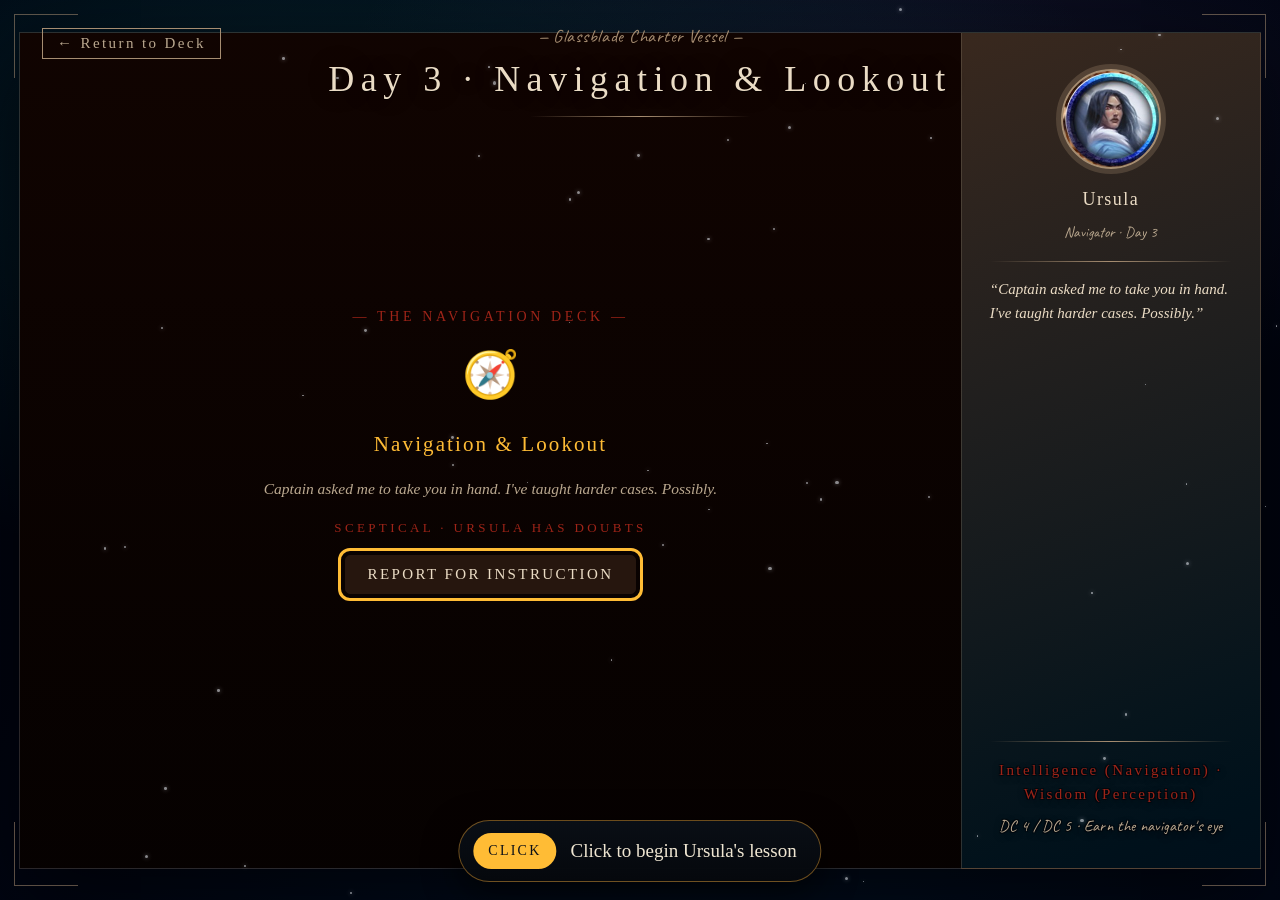
<file: navigation.html>
<!doctype html>
<html lang="en">
<head>
<meta charset="utf-8"/>
<meta name="viewport" content="width=device-width, initial-scale=1, viewport-fit=cover"/>
<title>Day 3 · Navigation — Aboard the Remorhaz</title>
<link rel="stylesheet" href="shared.css">
<script src="state.js"></script>
<script src="coach.js"></script>
<style>

.stage {
  position: fixed; inset: 0; z-index: 1;
  display: flex; align-items: center; justify-content: center;
}
.game-area {
  display: flex; align-items: stretch;
  width: min(97vw, 1780px); height: min(93vh, 1060px);
  box-shadow: 0 30px 80px rgba(0,0,0,0.6);
}
.game-panel {
  flex: 1; position: relative; overflow: hidden;
  border: 1px solid color-mix(in oklch, var(--paper-deep) 25%, transparent);
  border-right: none;
}
.screen {
  position: absolute; inset: 0;
  display: none; flex-direction: column;
  align-items: center; justify-content: safe center;
  gap: 16px; padding: 28px;
  background: linear-gradient(to bottom, oklch(0.13 0.03 45), oklch(0.09 0.02 40));
  overflow-y: auto;
  /* safe center + scroll: content taller than the screen must stay reachable.
     Plain `center` pushes overflow out of both ends and the top cannot be
     scrolled back to, which hid the forward button on short windows. */
}
.screen.active { display: flex; }

/* ── SIDEBAR ── */
.ursula-sidebar {
  width: 300px; flex-shrink: 0;
  background: linear-gradient(160deg,
    color-mix(in oklch, var(--paper) 11%, var(--ink)) 0%,
    color-mix(in oklch, var(--paper)  7%, var(--sea-deep)) 100%);
  border: 1px solid color-mix(in oklch, var(--paper-deep) 28%, transparent);
  padding: 36px 28px 28px;
  display: flex; flex-direction: column; gap: 16px;
}
.ursula-portrait {
  width: 100px; height: 100px; border-radius: 50%; margin: 0 auto;
  border: 2px solid var(--paper-deep);
  outline: 5px solid color-mix(in oklch, var(--paper-deep) 28%, transparent);
  background: var(--hull-darkest) center/cover no-repeat;
}
.npc-name { font-family: "IM Fell English SC", serif; font-size: 18px; letter-spacing: 0.08em; color: var(--paper); text-align: center; }
.npc-role { font-family: "Caveat", cursive; font-size: 14px; color: var(--paper-deep); text-align: center; margin-top: -8px; }
.sidebar-rule { width: 100%; height: 1px; flex-shrink: 0; background: linear-gradient(to right, transparent, var(--paper-deep), transparent); }
.npc-dialogue { font-family: "IM Fell English", serif; font-style: italic; font-size: 15px; line-height: 1.58; color: var(--paper); flex: 1; min-height: 80px; transition: opacity 0.3s; }
.phase-label { font-family: "IM Fell English SC", serif; font-size: 14px; letter-spacing: 0.2em; color: var(--blood); text-align: center; }
.instruction-label { font-family: "Caveat", cursive; font-size: 14px; color: var(--paper-deep); text-align: center; margin-top: -8px; }
.score-tally { display: flex; flex-direction: column; gap: 5px; }
.score-row { display: flex; justify-content: space-between; border-bottom: 1px dotted color-mix(in oklch, var(--paper-deep) 35%, transparent); padding-bottom: 4px; font-family: "IM Fell English SC", serif; font-size: 14px; letter-spacing: 0.1em; color: var(--paper-deep); }
.score-row span:last-child { font-family: "IM Fell English", serif; font-style: italic; color: var(--paper); }
.score-total-row { display: flex; justify-content: space-between; padding-top: 4px; margin-top: 2px; font-family: "IM Fell English SC", serif; font-size: 15px; letter-spacing: 0.12em; color: var(--lamp); }

/* ── INTRO ── */
.intro-icon { font-size: 46px; }
.intro-title { font-family: "IM Fell English SC", serif; font-size: 21px; letter-spacing: 0.1em; color: var(--lamp); }
.intro-body { font-family: "IM Fell English", serif; font-style: italic; font-size: 15.5px; line-height: 1.6; color: var(--paper-dim); text-align: center; max-width: 460px; }
.mood-tag { font-family: "IM Fell English SC", serif; font-size: 13px; letter-spacing: 0.26em; color: var(--blood); }

/* ── CANVAS + LABELS ── */
.stage-canvas { display: block; border-radius: 2px; }
.screen-title { font-family: "IM Fell English SC", serif; font-size: 14px; letter-spacing: 0.26em; color: var(--blood); margin-bottom: -6px; }
.stage-feedback { font-family: "IM Fell English SC", serif; font-size: 15px; letter-spacing: 0.22em; color: var(--lamp); min-height: 18px; text-align: center; }
.stage-prompt { font-family: "IM Fell English", serif; font-style: italic; font-size: 14px; color: var(--paper-dim); min-height: 20px; text-align: center; max-width: 460px; }
.timer-bar-wrap { width: 480px; height: 7px; background: var(--hull-darkest); border-radius: 4px; overflow: hidden; }
.timer-bar-fill { height: 100%; width: 100%; background: linear-gradient(to right, var(--lamp), var(--blood)); transition: width 0.1s linear; }
/* A draining bar with nothing written on it is a mystery. Both stages run one,
   and both now say what it is counting down. */
.timer-label { font-family: "IM Fell English SC", serif; font-size: 11px; letter-spacing: 0.22em; color: var(--paper-deep); text-align: center; margin-bottom: -10px; }
/* The chart's request is the thing the player must act on, so it is captioned
   and readable rather than a grey italic aside. Gold, like the coach chip and
   the target ring: that colour means "this is the instruction". */
.ask-label { font-family: "IM Fell English SC", serif; font-size: 11px; letter-spacing: 0.22em; color: var(--lamp); text-align: center; margin-bottom: -12px; }
#chartPrompt { font-size: 16px; color: var(--paper); }

/* ── DIALOGUE SCREENS ── */
.dialogue-screen-content { max-width: 480px; width: 92%; display: flex; flex-direction: column; align-items: center; gap: 20px; }
.npc-speech-bubble { font-family: "IM Fell English", serif; font-style: italic; font-size: 15.5px; line-height: 1.72; color: var(--paper); text-align: center; padding: 22px 28px; border-left: 2px solid color-mix(in oklch, var(--paper-deep) 55%, transparent); border-right: 2px solid color-mix(in oklch, var(--paper-deep) 55%, transparent); background: rgba(0,0,0,0.22); }
.dialogue-prompt { font-family: "Caveat", cursive; font-size: 15px; color: var(--paper-deep); text-align: center; }
.dialogue-choices { display: flex; flex-direction: column; gap: 9px; width: 100%; }
.dialogue-btn { font-family: "IM Fell English", serif; font-style: italic; font-size: 14px; line-height: 1.5; color: var(--paper); background: rgba(0,0,0,0.32); border: 1px solid color-mix(in oklch, var(--paper-deep) 38%, transparent); padding: 13px 18px; cursor: pointer; text-align: left; transition: background 0.2s, border-color 0.2s, transform 0.12s; }
.dialogue-btn:hover:not(:disabled) { background: rgba(0,0,0,0.52); border-color: color-mix(in oklch, var(--paper-deep) 75%, transparent); transform: translateX(4px); }
.dialogue-btn:disabled { cursor: default; }
.dialogue-btn.chosen { border-color: var(--lamp); background: color-mix(in oklch, var(--lamp) 9%, rgba(0,0,0,0.5)); }
.tone-tag { display: block; font-family: "IM Fell English SC", serif; font-style: normal; font-size: 13px; letter-spacing: 0.24em; color: var(--blood); margin-bottom: 5px; }

/* ── HIMMSELK OVERLAY ── */
.himmselk-overlay {
  position: absolute; inset: 0; z-index: 20;
  display: flex; flex-direction: column; align-items: center; justify-content: safe center;
  gap: 14px; background: rgba(3,6,14,0.9);
  opacity: 0; pointer-events: none; transition: opacity 0.55s;
  overflow-y: auto;
  /* safe center + scroll: content taller than the screen must stay reachable.
     Plain `center` pushes overflow out of both ends and the top cannot be
     scrolled back to, which hid the forward button on short windows. */
}
.himmselk-overlay.visible { opacity: 1; pointer-events: auto; }
.himmselk-name { font-family: "IM Fell English SC", serif; font-size: 20px; letter-spacing: 0.2em; color: #e0f0ff; text-shadow: 0 0 24px rgba(160,220,255,0.9); }
.himmselk-desc { font-family: "IM Fell English", serif; font-style: italic; font-size: 13.5px; line-height: 1.65; color: var(--paper-dim); text-align: center; max-width: 360px; }

/* ── RESULT CARD ── */
.result-card { background: linear-gradient(135deg, var(--paper) 0%, var(--paper-dim) 100%); color: var(--ink); padding: 28px 40px; max-width: 500px; width: 92%; text-align: center; box-shadow: 0 20px 60px rgba(0,0,0,0.65), inset 0 0 0 1px rgba(255,255,255,0.3); animation: card-rise 0.55s cubic-bezier(0.2,0.8,0.3,1) both; position: relative; overflow: hidden; }
.result-card::before { content: ""; position: absolute; inset: 0; background: radial-gradient(ellipse at 80% 110%, color-mix(in oklch, var(--lamp) 10%, transparent), transparent 60%); pointer-events: none; }
@keyframes card-rise { from{transform:translateY(36px);opacity:0} to{transform:translateY(0);opacity:1} }
.result-tag { font-family:"IM Fell English SC",serif; font-size:10px; letter-spacing:0.28em; color:var(--blood); margin-bottom:6px; }
.result-score { font-family:"IM Fell English SC",serif; font-size:52px; letter-spacing:0.04em; color:var(--ink); line-height:1; }
.result-max { font-family:"Caveat",cursive; font-size:18px; color:var(--paper-deep); margin-bottom:8px; }
.result-verdict { font-family:"IM Fell English",serif; font-style:italic; font-size:15px; line-height:1.6; color:var(--ink); margin-bottom:12px; }
.result-bonus { background: color-mix(in oklch, var(--lamp) 14%, transparent); border: 1px solid var(--lamp); padding: 9px 14px; margin-bottom:10px; font-family:"IM Fell English SC",serif; font-size:11px; letter-spacing:0.18em; color:var(--ink); }
.result-himmselk { background: rgba(160,220,255,0.12); border: 1px solid rgba(160,220,255,0.55); padding: 9px 14px; margin-bottom:10px; font-family:"IM Fell English SC",serif; font-size:11px; letter-spacing:0.14em; color:var(--ink); }
.result-npc { font-family:"Caveat",cursive; font-size:17px; color:var(--hull-dark); border-top:1px solid var(--paper-deep); padding-top:12px; line-height:1.45; }
.result-actions { display:flex; gap:12px; justify-content:center; flex-wrap:wrap; margin-top:4px; }

/* ── TRANSITION ── */
.transition-overlay { position: absolute; inset: 0; z-index: 30; background: oklch(0.08 0.02 40); opacity: 0; pointer-events: none; transition: opacity 0.35s; }
.transition-overlay.fade-in { opacity: 1; pointer-events: auto; }

</style>
</head>
<body>

<div id="page-fade" class="page-fade in"></div>
<div class="backdrop"></div>
<div class="snow" id="snow"></div>
<span class="corner tl"></span><span class="corner tr"></span>
<span class="corner bl"></span><span class="corner br"></span>

<div class="page-header">
  <div class="eyebrow">— Glassblade Charter Vessel —</div>
  <div class="title">Day 3 · Navigation &amp; Lookout</div>
  <div class="rule"></div>
</div>

<button class="back-btn" id="backBtn">← Return to Deck</button>

<div class="stage">
  <div class="game-area">

    <div class="game-panel" id="gamePanel">
      <div class="transition-overlay" id="fadeOverlay"></div>

      <!-- INTRO -->
      <div class="screen active" id="screen-intro">
        <div class="screen-title">— THE NAVIGATION DECK —</div>
        <div class="intro-icon">🧭</div>
        <div class="intro-title">Navigation &amp; Lookout</div>
        <div class="intro-body" id="introBody">&nbsp;</div>
        <div class="mood-tag" id="moodTag">&nbsp;</div>
        <button class="btn-primary" id="beginBtn">REPORT FOR INSTRUCTION</button>
      </div>

      <!-- STAGE 1: CHART READING -->
      <div class="screen" id="screen-chart">
        <div class="screen-title">— STAGE I · CHART READING —</div>
        <!-- tabindex makes the chart reachable at all; role="application" stops a screen
             reader eating the arrow keys for its own browse mode before they get here. -->
        <canvas class="stage-canvas" id="chartCanvas" width="480" height="252" tabindex="0"
                role="application"
                aria-label="Nautical chart. Ursula names a marking to find. Left and right arrows move between the five markings; Enter or Space marks the one under the cursor."></canvas>
        <div class="ask-label" id="chartAskLabel">Ursula's request</div>
        <div class="stage-prompt" id="chartPrompt">&nbsp;</div>
        <div class="stage-feedback" id="chartFeedback">&nbsp;</div>
        <div class="timer-label">Time remaining</div>
        <div class="timer-bar-wrap"><div class="timer-bar-fill" id="chartTimerFill"></div></div>
      </div>

      <!-- DIALOGUE 1 -->
      <div class="screen" id="screen-dialogue1">
        <div class="screen-title">— URSULA SPEAKS —</div>
        <div class="dialogue-screen-content">
          <div class="npc-speech-bubble" id="npcSpeech1">&nbsp;</div>
          <div class="dialogue-prompt">How do you respond?</div>
          <div class="dialogue-choices" id="dialogueChoices1"></div>
        </div>
      </div>

      <!-- STAGE 2: SPYGLASS -->
      <div class="screen" id="screen-spyglass">
        <div class="screen-title">— STAGE II · THE CROW'S NEST —</div>
        <!-- Same keyboard route as the chart: arrows sweep, Enter logs. -->
        <canvas class="stage-canvas" id="spyglassCanvas" width="480" height="252" tabindex="0"
                role="application"
                aria-label="The horizon through a spyglass. Left and right arrows sweep between sightings currently showing in the fog; Enter or Space logs the one under the cursor."></canvas>
        <div class="stage-feedback" id="spyglassFeedback">&nbsp;</div>
        <div class="timer-label">Time remaining</div>
        <div class="timer-bar-wrap"><div class="timer-bar-fill" id="spyglassTimerFill"></div></div>
        <!-- Himmselk overlay sits over the whole screen -->
        <div class="himmselk-overlay" id="himmselkOverlay">
          <canvas id="himmselkCanvas" width="220" height="140"></canvas>
          <div class="himmselk-name">Himmselk Isful</div>
          <div class="himmselk-desc">The Heavenly Ice-Bird. To see one is to be promised fair weather through the passage ahead. The crew will take heart.</div>
        </div>
      </div>

      <!-- DIALOGUE 2 -->
      <div class="screen" id="screen-dialogue2">
        <div class="screen-title">— URSULA SPEAKS —</div>
        <div class="dialogue-screen-content">
          <div class="npc-speech-bubble" id="npcSpeech2">&nbsp;</div>
          <div class="dialogue-prompt">How do you respond?</div>
          <div class="dialogue-choices" id="dialogueChoices2"></div>
        </div>
      </div>

      <!-- RESULT -->
      <div class="screen" id="screen-result">
        <div class="result-card" id="resultCard"></div>
        <div class="result-actions">
          <button class="btn-primary" id="toHubBtn">Return to Deck</button>
          <button class="btn-secondary" id="retryBtn">Try Again</button>
        </div>
      </div>

    </div><!-- /game-panel -->

    <!-- SIDEBAR -->
    <div class="ursula-sidebar">
      <div class="ursula-portrait" id="ursulaPortrait"></div>
      <div class="npc-name">Ursula</div>
      <div class="npc-role">Navigator · Day 3</div>
      <div class="sidebar-rule"></div>
      <div class="npc-dialogue" id="npcDialogue">&nbsp;</div>
      <div class="sidebar-rule"></div>
      <div class="phase-label" id="phaseLabel">Intelligence (Navigation) · Wisdom (Perception)</div>
      <div class="instruction-label" id="instructionLabel">DC 4 / DC 5 · Earn the navigator's eye</div>
      <div class="score-tally" id="scoreTally" style="display:none">
        <div class="score-row"><span>Chart Reading</span><span id="ts1">—</span></div>
        <div class="score-row"><span>Crow's Nest</span><span id="ts2">—</span></div>
        <div class="score-total-row"><span>Total</span><span id="tsTotal">—</span></div>
      </div>
    </div>

  </div>
</div>

<!-- Both stages report themselves by painting a canvas and swapping two lines of
     text, none of which a screen reader notices. Outcomes are mirrored here. It
     sits outside the screens so it is never display:none when it needs to speak. -->
<div class="sr-only" id="srLive" aria-live="polite" aria-atomic="true"></div>

<script>
/* ── PAGE TRANSITIONS ── */
const _pf = document.getElementById("page-fade");
setTimeout(() => { if (_pf) _pf.classList.remove("in"); }, 50);
function _navigateTo(url) {
  if (!_pf) { window.location.href = url; return; }
  _pf.classList.add("in");
  // The timer is the guarantee. transitionend can go unfired and leave the player
  // on a black screen that goes nowhere; index.html has the full story.
  let _navDone = false;
  const _go = () => { if (_navDone) return; _navDone = true; window.location.href = url; };
  _pf.addEventListener("transitionend", _go, { once: true });
  setTimeout(_go, 700); // just past the 0.6s fade in shared.css
}

(function () {

/* ══════════════════════════════════════════
   SNOW
══════════════════════════════════════════ */
const snowEl = document.getElementById("snow");
for (let i = 0; i < 55; i++) {
  const f = document.createElement("div"); f.className = "flake";
  const sz = 1 + Math.random()*2.5;
  Object.assign(f.style, { width:sz+"px", height:sz+"px", left:Math.random()*100+"%", top:Math.random()*100+"%", animationDuration:(8+Math.random()*12)+"s", animationDelay:(-Math.random()*15)+"s" });
  snowEl.appendChild(f);
}

/* ══════════════════════════════════════════
   STATE
══════════════════════════════════════════ */
function loadState() {
  try {
    const s = JSON.parse(localStorage.getItem("remorhaz") || "{}");
    return {
      selectedCharacter: s.selectedCharacter || null,
      currentDay:    s.currentDay    || 1,
      lastCatch:     s.lastCatch     || null,
      cookingScore:  s.cookingScore  || 0,
      crewRespect:   s.crewRespect   || false,
      kaltRapport:   s.kaltRapport   || 0,
    };
  } catch { return { currentDay: 1 }; }
}
function saveState(patch) {
  try {
    const existing = JSON.parse(localStorage.getItem("remorhaz") || "{}");
    localStorage.setItem("remorhaz", JSON.stringify({ ...existing, ...patch }));
  } catch { localStorage.setItem("remorhaz", JSON.stringify(patch)); }
}

const appState = loadState();
function _stat(k) { const ch = appState.selectedCharacter; return ch?.stats?.[k] || 0; }

/* ══════════════════════════════════════════
   URSULA'S MOOD  –1 to +2
══════════════════════════════════════════ */
let ursulaMood = 0;
if ((appState.lastCatch?.roll ?? 0) >= 4) ursulaMood += 1;
if (appState.crewRespect)                 ursulaMood += 1;
if (appState.cookingScore < 15)           ursulaMood -= 1;
// She weighs how she's been treated alongside how you've performed. Standing
// rides the same -2..+2 scale, so it folds in ahead of the clamp and CFGS
// needs no keys beyond the "-1".."2" it already defines.
ursulaMood += Remorhaz.standingMoodBias("ursula");
ursulaMood = Math.max(-1, Math.min(2, ursulaMood));

const CFGS = {
  "-1": {
    label: "SCEPTICAL · URSULA HAS DOUBTS",
    chartHitR: 18, chartTimePer: 2800,
    spyVisDur: 2000, spyFog: 0.50,
    intro:   "Captain asked me to take you in hand. I've taught harder cases. Possibly.",
    preChart:"This is a nautical chart. If you can follow what I'm pointing to, you may yet be useful.",
    preSpy:  "Crow's nest now. Don't fall.",
    failD:   "That is not it.",
    goodD:   "Better.",
    greatD:  "Correct.",
    final:   ["This is a disappointing result.", "You'll improve. Eventually.", "You paid attention. That counts for something.", "...You pick things up quickly.", "You have a navigator's instinct. I did not expect that."],
  },
  "0": {
    label: "PATIENT · URSULA IS WATCHING",
    chartHitR: 24, chartTimePer: 3400,
    spyVisDur: 2700, spyFog: 0.38,
    intro:   "We'll begin with the chart, then move to the crow's nest. Pay close attention and ask nothing foolish.",
    preChart:"Read every marking on this chart as if your life depends on it — because someday it will.",
    preSpy:  "Crow's nest. One hand for the ship, one hand for the spyglass. That order.",
    failD:   "That's not it.",
    goodD:   "Correct.",
    greatD:  "Well spotted.",
    final:   ["A poor start. We'll practise more.", "You managed the basics.", "Good comprehension.", "You have a natural aptitude for this.", "Exceptional. The sea will teach you the rest."],
  },
  "1": {
    label: "ENGAGED · URSULA SEES PROMISE",
    chartHitR: 30, chartTimePer: 4000,
    spyVisDur: 3300, spyFog: 0.27,
    intro:   "I've heard good things. Let's find out if they're true. Chart lesson first.",
    preChart:"Mark what I point to. Navigation is pattern recognition — I think you'll find it comes naturally.",
    preSpy:  "Now the crow's nest. Your eyes and judgment — this is where the real work happens.",
    failD:   "Look closer.",
    goodD:   "Good eye.",
    greatD:  "Very well spotted.",
    final:   ["We'll get there.", "Solid foundation.", "You have good instincts.", "Strong work. The sea will sharpen you further.", "...You belong up there. Few can say that."],
  },
  "2": {
    label: "IMPRESSED · URSULA IS INTERESTED",
    chartHitR: 36, chartTimePer: 4700,
    spyVisDur: 3900, spyFog: 0.18,
    intro:   "Word travels on this ship. You've impressed Kalt — that is no small thing. Let's see if you can impress me.",
    preChart:"A chart is a conversation between the sea and the sailor. Read it carefully — I think you'll hear it.",
    preSpy:  "Crow's nest. I want to see what you see when you're up there. That's the real test.",
    failD:   "...Keep looking.",
    goodD:   "Good.",
    greatD:  "Exactly right.",
    final:   ["Not everything — but more than most.", "Well done. I mean it.", "You have the makings of a navigator.", "...You see things others miss. Guard that instinct.", "I would have you at my elbow on any voyage. Remember I said that."],
  },
};
const cfg = CFGS[ursulaMood.toString()];

let stage1Score = 0, stage2Score = 0, rapport = 0;
let himmselkSpotted = false;

/* ══════════════════════════════════════════
   DIALOGUE DATA
══════════════════════════════════════════ */
const DIALOGUE_SETS = [
  // Set 0 — after chart reading
  {
    speech: {
      "-1": "A chart is a record of every mistake a sailor has ever made. I hope you were taking notes.",
       "0": "The chart tells you where you are and where not to go. Those are not the same lesson.",
       "1": "Navigation is mostly pattern recognition — following what's there until you see it without looking.",
       "2": "The way you read those markings — you've done this before, or you're a natural. One of those I can't teach.",
    },
    choices: [
      {
        tone: "AMICABLE",
        text: "That made more sense than I expected. I think I understand the basics now.",
        rapport: +1,
        reply: {
          "-1": "The basics are the foundation. Don't stop there.",
           "0": "Understanding the basics is the start of knowing nothing. Keep learning.",
           "1": "Good. The basics will carry you further than you think.",
           "2": "Hold onto that. The sea will complicate everything. Start from solid ground.",
        },
      },
      {
        tone: "ARGUMENTATIVE",
        text: "Some of those markings were ambiguous. The chart could be read two ways.",
        rapport: -1,
        reply: {
          "-1": "Then you read both. A navigator who sees only one interpretation runs aground.",
           "0": "Ambiguity is not a flaw in the chart. The sea is not a straight line.",
           "1": "Exactly. That's the point. You're asking the right question, even if it came out wrong.",
           "2": "Hm. The mark on the eastern shoal is deliberately imprecise. Good observation.",
        },
      },
      {
        tone: "PLACATING",
        text: "I'll spend more time studying charts in my own time. I know I need the practice.",
        rapport: 0,
        reply: {
          "-1": "See that you do. I won't repeat myself indefinitely.",
           "0": "Self-study matters as much as instruction.",
           "1": "That's all I ask. Come back with questions.",
           "2": "The practice is the lesson. Ask me if you want more charts to work through.",
        },
      },
      {
        tone: "COMPLIMENTARY",
        text: "You explained that better than any instructor I've had. The way you read the sea is something else.",
        rapport: +1,
        reply: {
          "-1": "Flattery is not navigation. Crow's nest.",
           "0": "The sea is a better teacher than I am. I just point you at it.",
           "1": "...Thank you. I've been doing this a long time. The spyglass is waiting.",
           "2": "The sea taught me. I'm passing it on. Up to the nest.",
        },
      },
    ],
  },
  // Set 1 — after spyglass
  {
    speech: {
      "-1": "The horizon keeps its own counsel. You have to meet it halfway.",
       "0": "The crow's nest shows you what the deck cannot. What you do with that is up to you.",
       "1": "A good lookout changes the course of a voyage. What you saw up there — it matters.",
       "2": "Not many people see as much as you did from the nest. You have the patience for this work.",
    },
    choices: [
      {
        tone: "AMICABLE",
        text: "The view from up there — I understand now why you love this work.",
        rapport: +1,
        reply: {
          "-1": "Love is a strong word. The sea deserves respect, not affection.",
           "0": "It is a privilege to read the water from up there. Don't take it lightly.",
           "1": "Then you'll come back to it. Sailors always do.",
           "2": "...Aye. It doesn't get old. Every horizon is different.",
        },
      },
      {
        tone: "ARGUMENTATIVE",
        text: "Half of what I was meant to spot was barely visible. The fog wasn't fair.",
        rapport: -1,
        reply: {
          "-1": "The sea is not in the business of being fair. Neither is the fog.",
           "0": "The fog is always there. A lookout works around it.",
           "1": "The fog was light today. You'll face worse. The eye adapts.",
           "2": "Every sailor says that about their first time in the nest. They stop saying it by the third voyage.",
        },
      },
      {
        tone: "PLACATING",
        text: "I know I missed things. I'll work on my observation. This was useful.",
        rapport: 0,
        reply: {
          "-1": "See that you do.",
           "0": "Awareness is a skill. It improves with practice.",
           "1": "Honest assessment. That's more useful than false confidence.",
           "2": "That's the right attitude. Come back when you've had a chance to sit with it.",
        },
      },
      {
        tone: "COMPLIMENTARY",
        text: "I've never seen anyone scan a horizon that efficiently. You make it look effortless.",
        rapport: +1,
        reply: {
          "-1": "Six years of looking. Effortless costs something.",
           "0": "Years of practice. The eye learns to find patterns in chaos.",
           "1": "It becomes second nature. That's what I want for you.",
           "2": "...I'll take that. It wasn't always effortless. The sea teaches patience.",
        },
      },
    ],
  },
];

/* ══════════════════════════════════════════
   LIVE REGION
══════════════════════════════════════════ */
const liveEl = document.getElementById("srLive");
function announce(msg) {
  if (!liveEl || !msg) return;
  // A reader ignores a live region reset to the text it already holds, and the
  // keyboard sweep repeats itself constantly. The alternating trailing space is
  // never spoken, and makes each announcement a new string.
  liveEl.textContent = liveEl.textContent.endsWith("\u00A0") ? msg : msg + "\u00A0";
}

/* ══════════════════════════════════════════
   SIDEBAR HELPERS
══════════════════════════════════════════ */
document.getElementById("ursulaPortrait").style.backgroundImage = "url('assets/ursula.jpg')";
function setDialogue(text) {
  if (!text) return;
  const el = document.getElementById("npcDialogue");
  el.style.opacity = "0";
  setTimeout(() => { el.textContent = "“" + text + "”"; el.style.opacity = "1"; }, 260);
}
function setPhase(p, instHtml) {
  document.getElementById("phaseLabel").textContent = p;
  document.getElementById("instructionLabel").innerHTML = instHtml;
}
function showScoreTally() { document.getElementById("scoreTally").style.display = "flex"; }
function updateTally(s1, s2) {
  document.getElementById("ts1").textContent = s1 !== null ? s1 + " / 15" : "—";
  document.getElementById("ts2").textContent = s2 !== null ? s2 + " / 15" : "—";
  document.getElementById("tsTotal").textContent = (s1!==null || s2!==null) ? ((s1||0)+(s2||0)) + " / 30" : "—";
}

/* ══════════════════════════════════════════
   SCREEN SWITCHER
══════════════════════════════════════════ */
const fadeOverlay = document.getElementById("fadeOverlay");
function goToScreen(id) {
  fadeOverlay.classList.add("fade-in");
  setTimeout(() => {
    document.querySelectorAll(".screen").forEach(s => s.classList.remove("active"));
    document.getElementById(id).classList.add("active");
    fadeOverlay.classList.remove("fade-in");
  }, 380);
}

/* ══════════════════════════════════════════
   DIALOGUE HANDLER
══════════════════════════════════════════ */
function showDialogue(idx) {
  const set      = DIALOGUE_SETS[idx];
  const speechEl = document.getElementById("npcSpeech" + (idx+1));
  const choicesEl= document.getElementById("dialogueChoices" + (idx+1));

  let speech = set.speech[ursulaMood.toString()];
  // If player spotted the ice-bird, Ursula's second speech always references it
  if (idx === 1 && himmselkSpotted) {
    speech = "I have sailed these waters for six years. The Himmselk Isful appeared once before, in my first year. You saw one. That is... not nothing.";
  }
  speechEl.textContent = speech;
  setDialogue(speech);

  choicesEl.innerHTML = "";
  set.choices.forEach(choice => {
    const btn = document.createElement("button");
    btn.className = "dialogue-btn";
    btn.textContent = choice.text;
    btn.addEventListener("click", () => {
      Coach.untarget();
      Coach.say("Ursula answers \u2014 wait", "WAIT");
      rapport = Math.max(-2, Math.min(2, rapport + choice.rapport));
      setDialogue(choice.reply[ursulaMood.toString()]);
      choicesEl.querySelectorAll(".dialogue-btn").forEach(b => { b.disabled = true; });
      btn.classList.add("chosen");
      setTimeout(() => {
        if (idx === 0) {
          setDialogue(cfg.preSpy);
          goToScreen("screen-spyglass");
          setTimeout(startSpyglass, 500);
        } else {
          Coach.hide();                // the result card takes the screen
          goToScreen("screen-result");
          setTimeout(showResult, 500);
        }
      }, 1900);
    });
    choicesEl.appendChild(btn);
  });

  Coach.say("Click one of the four replies", "CLICK");
  Coach.target("#dialogueChoices" + (idx+1));
}

/* ══════════════════════════════════════════
   INTRO
══════════════════════════════════════════ */
document.getElementById("introBody").textContent = cfg.intro;
document.getElementById("moodTag").textContent   = cfg.label;
setDialogue(cfg.intro);
Coach.say("Click to begin Ursula's lesson", "CLICK");
Coach.target("#beginBtn");
document.getElementById("beginBtn").addEventListener("click", () => {
  setDialogue(cfg.preChart);
  Coach.untarget();
  // The chart screen fades in before the stage starts talking. Without this the
  // bar sits over it still saying "Click to begin", which is no longer true.
  Coach.say("Ursula sets out the chart \u2014 wait", "WAIT");
  goToScreen("screen-chart");
  setTimeout(startChartReading, 500);
});
document.getElementById("backBtn").addEventListener("click", () => { Coach.hide(); _navigateTo("index.html"); });

/* ══════════════════════════════════════════
   DRAW HELPERS (chart)
══════════════════════════════════════════ */
function lerp(a, b, t) { return a + (b-a)*Math.max(0,Math.min(1,t)); }

function drawCompassRose(ctx, cx, cy, r) {
  for (let i = 0; i < 8; i++) {
    const a = (i/8)*Math.PI*2 - Math.PI/2, long = i%2===0;
    ctx.strokeStyle = long ? "#3a2a18" : "rgba(80,60,30,0.45)";
    ctx.lineWidth   = long ? 0.9 : 0.6;
    ctx.beginPath(); ctx.moveTo(cx+Math.cos(a)*r*0.28, cy+Math.sin(a)*r*0.28);
    ctx.lineTo(cx+Math.cos(a)*r, cy+Math.sin(a)*r); ctx.stroke();
  }
  ctx.font = `bold ${r*0.32}px "IM Fell English SC",serif`;
  ctx.fillStyle = "#2a1a0a"; ctx.textAlign = "center"; ctx.textBaseline = "middle";
  const off = r*1.28;
  ctx.fillText("N",cx,cy-off); ctx.fillText("S",cx,cy+off);
  ctx.fillText("E",cx+off,cy); ctx.fillText("W",cx-off,cy);
  ctx.fillStyle = "#3a2a18";
  ctx.beginPath(); ctx.arc(cx,cy,r*0.1,0,Math.PI*2); ctx.fill();
}

function drawChartBackground(ctx, W, H) {
  const bg = ctx.createLinearGradient(0,0,W,H);
  bg.addColorStop(0,"#e9e0c5"); bg.addColorStop(0.6,"#dfd4af"); bg.addColorStop(1,"#d2c89e");
  ctx.fillStyle = bg; ctx.fillRect(0,0,W,H);

  // Age stain
  const stain = ctx.createRadialGradient(W*0.92,H*0.08,0, W*0.92,H*0.08,W*0.28);
  stain.addColorStop(0,"rgba(130,90,35,0.13)"); stain.addColorStop(1,"transparent");
  ctx.fillStyle = stain; ctx.fillRect(0,0,W,H);

  // Faint grid
  ctx.strokeStyle = "rgba(100,80,40,0.11)"; ctx.lineWidth = 0.5;
  for (let gx=0; gx<W; gx+=40) { ctx.beginPath(); ctx.moveTo(gx,0); ctx.lineTo(gx,H); ctx.stroke(); }
  for (let gy=0; gy<H; gy+=35) { ctx.beginPath(); ctx.moveTo(0,gy); ctx.lineTo(W,gy); ctx.stroke(); }

  // Island silhouettes
  ctx.fillStyle = "rgba(95,75,38,0.22)"; ctx.strokeStyle = "rgba(70,50,24,0.38)"; ctx.lineWidth = 1;
  [ [88,52,44,22,-0.2], [408,208,30,14,0.15], [128,192,22,11,0.1] ].forEach(([ex,ey,rx,ry,rot]) => {
    ctx.beginPath(); ctx.ellipse(ex,ey,rx,ry,rot,0,Math.PI*2); ctx.fill(); ctx.stroke();
  });

  // Route (dashed blue)
  ctx.strokeStyle = "rgba(28,55,115,0.48)"; ctx.lineWidth = 1.5; ctx.setLineDash([8,5]);
  ctx.beginPath(); ctx.moveTo(50,222); ctx.bezierCurveTo(118,182,198,152,240,126);
  ctx.bezierCurveTo(282,100,358,78,440,58); ctx.stroke(); ctx.setLineDash([]);

  // Current arrows
  ctx.strokeStyle = "rgba(28,75,155,0.32)"; ctx.lineWidth = 0.9;
  [ [95,195,0.4],[198,168,-0.2],[308,140,0.3] ].forEach(([ax,ay,ang]) => {
    ctx.save(); ctx.translate(ax,ay); ctx.rotate(ang);
    ctx.beginPath(); ctx.moveTo(-12,0); ctx.lineTo(12,0);
    ctx.moveTo(7,-5); ctx.lineTo(12,0); ctx.lineTo(7,5); ctx.stroke(); ctx.restore();
  });

  // Depth soundings
  ctx.font = `bold 10px "IM Fell English",serif`;
  ctx.fillStyle = "rgba(38,28,14,0.65)"; ctx.textAlign = "center"; ctx.textBaseline = "middle";
  [ [390,172,4],[152,84,28],[294,214,16],[428,114,7],[62,138,22] ].forEach(([x,y,d]) => { ctx.fillText(String(d),x,y); });

  // Shoal marker
  ctx.strokeStyle = "rgba(108,28,8,0.7)"; ctx.lineWidth = 1.5;
  ctx.beginPath(); ctx.moveTo(178,141); ctx.lineTo(192,155); ctx.moveTo(192,141); ctx.lineTo(178,155); ctx.stroke();
  ctx.font = `8px "Caveat",cursive`; ctx.fillStyle = "rgba(108,28,8,0.65)"; ctx.fillText("RF",185,163);

  // Waypoint diamond
  ctx.fillStyle = "rgba(28,58,115,0.48)";
  ctx.beginPath(); ctx.moveTo(240,118); ctx.lineTo(246,126); ctx.lineTo(240,134); ctx.lineTo(234,126); ctx.closePath(); ctx.fill();

  // Wind rose (upper area)
  ctx.strokeStyle = "rgba(75,58,28,0.6)"; ctx.lineWidth = 0.8;
  for (let wi=0; wi<8; wi++) {
    const wa=(wi/8)*Math.PI*2-Math.PI/2, wl=wi%2===0?18:11;
    ctx.beginPath(); ctx.moveTo(320,58); ctx.lineTo(320+Math.cos(wa)*wl,58+Math.sin(wa)*wl); ctx.stroke();
  }
  ctx.font = `8px "IM Fell English SC",serif`; ctx.fillStyle = "rgba(58,38,18,0.72)"; ctx.textAlign = "center";
  ctx.fillText("N",320,36);
  ctx.beginPath(); ctx.arc(320,58,4,0,Math.PI*2); ctx.strokeStyle="rgba(75,58,28,0.5)"; ctx.lineWidth=0.8; ctx.stroke();

  drawCompassRose(ctx, 442, 202, 18);
  ctx.strokeStyle = "rgba(78,58,28,0.38)"; ctx.lineWidth = 1.5;
  ctx.strokeRect(3,3,W-6,H-6);
}

/* ══════════════════════════════════════════
   STAGE 1: CHART READING  (Int · DC 4)
══════════════════════════════════════════ */
const CHART_TARGETS = [
  { x:320, y:58,  label:"WIND ROSE",    prompt:"Point to the wind direction indicator." },
  { x:185, y:148, label:"SHOAL MARKER", prompt:"Mark the reef on the chart." },
  { x:240, y:126, label:"WAYPOINT",     prompt:"Show me our next waypoint." },
  { x:390, y:172, label:"SHALLOW WATER",prompt:"Find the shallowest depth sounding." },
  { x:95,  y:195, label:"CURRENT",      prompt:"Identify the prevailing current." },
];

function startChartReading() {
  const canvas = document.getElementById("chartCanvas");
  const ctx    = canvas.getContext("2d");
  const CW = canvas.width, CH = canvas.height;
  const HIT_R    = cfg.chartHitR + _stat("intelligence") * 6;
  const TIME_PER = cfg.chartTimePer + _stat("intelligence") * 400;
  const TOTAL_T  = CHART_TARGETS.length * TIME_PER;

  let current = 0, hits = 0, elapsed = 0, done = false, animId = null;
  // Keyboard cursor: an index into all five markings, so choosing the wrong one
  // is still possible. kbOn stays false until a key is pressed — a pointer
  // player's chart is then exactly as uncluttered as it was before.
  let kbIndex = 0, kbOn = false;
  setPhase("Stage I — Chart Reading", Remorhaz.arrow("intelligence") + "Intelligence (Navigation) · DC 4 · Follow Ursula's instruction");
  document.getElementById("chartPrompt").textContent = CHART_TARGETS[0].prompt;
  document.getElementById("chartFeedback").textContent = "0 of " + CHART_TARGETS.length + " identified";

  // The bar carries the control and the count. WHICH marking is wanted stays in
  // its own captioned line under the chart, where it has room to be read; the
  // bar only ever has to say what to do with it.
  function coachChart(prefix) {
    Coach.say((prefix || "") + "Click marking " + (current+1) + " of " + CHART_TARGETS.length +
              ", named under the chart", "CLICK");
  }

  const ticker = setInterval(() => {
    elapsed += 100;
    document.getElementById("chartTimerFill").style.width = Math.max(0,100-(elapsed/TOTAL_T)*100)+"%";
    if (elapsed >= TOTAL_T) { clearInterval(ticker); endChart(); }
  }, 100);

  canvas.style.cursor = "crosshair";
  canvas.addEventListener("click", onClick);
  canvas.addEventListener("keydown", onKey);
  canvas.focus();                      // the clock is already running — don't make them tab to it
  announce(CHART_TARGETS[0].prompt);
  coachChart();
  Coach.target(canvas);

  function onClick(e) {
    const r = canvas.getBoundingClientRect();
    markChart((e.clientX-r.left)*(CW/r.width), (e.clientY-r.top)*(CH/r.height));
  }

  // Pointer and keyboard both resolve to a point on the chart and land here, so
  // the scoring is written once.
  function markChart(mx, my) {
    if (done || current >= CHART_TARGETS.length) return;
    const tgt = CHART_TARGETS[current];
    if (Math.hypot(mx-tgt.x, my-tgt.y) < HIT_R+8) {
      hits++; current++;
      const line  = hits >= 4 ? cfg.greatD : cfg.goodD;
      const tally = hits + " of " + CHART_TARGETS.length + " identified";
      setDialogue(line);
      document.getElementById("chartFeedback").textContent = tally;
      if (current < CHART_TARGETS.length) {
        document.getElementById("chartPrompt").textContent = CHART_TARGETS[current].prompt;
        announce(line + " " + tally + ". " + CHART_TARGETS[current].prompt);
        coachChart("Marked. ");        // the new instruction, flashed green
        Coach.hit();
      } else { endChart(); }           // the closing summary is the announcement
    } else {
      setDialogue(cfg.failD);
      announce(cfg.failD);
      // The miss text is itself the instruction again, so the bar comes out of
      // the red flash already saying what to do — no restore timer to race the
      // end of the stage.
      Coach.miss("Not that spot \u2014 click marking " + (current+1) + " of " + CHART_TARGETS.length +
                 ", named under the chart");
    }
  }

  // The cursor walks every marking, not only the one being asked for: Enter on
  // the wrong mark fails through markChart exactly as a misplaced click does.
  function onKey(e) {
    const k = e.key;
    const move = (k === "ArrowLeft" || k === "ArrowUp") ? -1 : (k === "ArrowRight" || k === "ArrowDown") ? 1 : 0;
    const act  = (k === "Enter" || k === " " || k === "Spacebar");
    if (!move && !act) return;
    e.preventDefault();                // arrows and space would scroll the page
    if (done) return;
    kbOn = true;
    if (act) { markChart(CHART_TARGETS[kbIndex].x, CHART_TARGETS[kbIndex].y); return; }
    kbIndex = (kbIndex + move + CHART_TARGETS.length) % CHART_TARGETS.length;
    announce((kbIndex+1) + " of " + CHART_TARGETS.length + ": " + CHART_TARGETS[kbIndex].label +
             (kbIndex < current ? ", already marked" : ""));
  }

  function draw(ts) {
    if (done) return;
    ctx.clearRect(0,0,CW,CH);
    drawChartBackground(ctx,CW,CH);

    // Dim check marks for found targets
    for (let i=0; i<current; i++) {
      const t = CHART_TARGETS[i]; ctx.save(); ctx.globalAlpha = 0.45;
      ctx.strokeStyle = "#3a6a22"; ctx.lineWidth = 1.5;
      ctx.beginPath(); ctx.arc(t.x,t.y,11,0,Math.PI*2); ctx.stroke();
      ctx.restore();
    }

    // Current target — pulsing glow
    if (current < CHART_TARGETS.length) {
      const tgt = CHART_TARGETS[current];
      const pulse = 0.55 + 0.45*Math.sin(ts*0.007);
      const glow = ctx.createRadialGradient(tgt.x,tgt.y,0,tgt.x,tgt.y,HIT_R*2);
      glow.addColorStop(0, `rgba(205,115,18,${pulse*0.52})`);
      glow.addColorStop(0.5, `rgba(175,85,12,${pulse*0.18})`);
      glow.addColorStop(1, "transparent");
      ctx.fillStyle = glow; ctx.fillRect(tgt.x-HIT_R*2.2,tgt.y-HIT_R*2.2,HIT_R*4.4,HIT_R*4.4);
      ctx.save();
      ctx.strokeStyle = `rgba(205,130,25,${pulse*0.85})`; ctx.lineWidth = 1.8;
      ctx.beginPath(); ctx.arc(tgt.x,tgt.y,HIT_R*0.52,0,Math.PI*2); ctx.stroke();
      ctx.globalAlpha = pulse*0.5; ctx.strokeStyle = "#d4880a"; ctx.lineWidth = 0.9;
      ctx.beginPath();
      ctx.moveTo(tgt.x-HIT_R,tgt.y); ctx.lineTo(tgt.x-HIT_R*0.42,tgt.y);
      ctx.moveTo(tgt.x+HIT_R*0.42,tgt.y); ctx.lineTo(tgt.x+HIT_R,tgt.y);
      ctx.moveTo(tgt.x,tgt.y-HIT_R); ctx.lineTo(tgt.x,tgt.y-HIT_R*0.42);
      ctx.moveTo(tgt.x,tgt.y+HIT_R*0.42); ctx.lineTo(tgt.x,tgt.y+HIT_R);
      ctx.stroke(); ctx.restore();
    }

    // Keyboard cursor ring — dark against the parchment, and plainly not the
    // orange glow of the marking Ursula is asking for.
    if (kbOn) {
      const kt = CHART_TARGETS[kbIndex];
      ctx.save();
      ctx.strokeStyle = "rgba(18,26,50,0.85)"; ctx.lineWidth = 1.6; ctx.setLineDash([4,3]);
      ctx.beginPath(); ctx.arc(kt.x,kt.y,HIT_R*0.78,0,Math.PI*2); ctx.stroke();
      ctx.restore();
    }
    animId = requestAnimationFrame(draw);
  }
  animId = requestAnimationFrame(draw);

  function endChart() {
    if (done) return; done = true;
    cancelAnimationFrame(animId); canvas.removeEventListener("click",onClick);
    canvas.removeEventListener("keydown",onKey); clearInterval(ticker);
    const pct = hits/CHART_TARGETS.length;
    stage1Score = Math.round(pct*15);
    setDialogue(
      pct>=1    ? "Every marker. You read that chart like you've studied it before." :
      pct>=0.8  ? "Almost everything. You have the pattern. The rest is practice." :
      pct>=0.6  ? "Most of them. The gaps will matter at sea — keep studying." :
      pct>=0.4  ? "You found less than half. A navigator needs to find all of them." :
                  "You struggled with the chart. That's honest information. Use it."
    );
    showScoreTally(); updateTally(stage1Score,null);
    Coach.untarget();
    // The screen moves on by itself in two seconds. Said plainly, so the player
    // does not go hunting for a continue button that is not there.
    Coach.say("Stage I over \u2014 " + hits + " of " + CHART_TARGETS.length +
              " markings found. Ursula has something to say \u2014 wait", "WAIT");
    document.getElementById("chartAskLabel").textContent = "Stage I result";
    document.getElementById("chartPrompt").textContent = hits + " / " + CHART_TARGETS.length + " markers identified";
    document.getElementById("chartFeedback").textContent = stage1Score + " / 15 pts";
    announce("Stage one complete. " + hits + " of " + CHART_TARGETS.length + " markers identified. " + stage1Score + " of 15 points.");
    setTimeout(() => { goToScreen("screen-dialogue1"); showDialogue(0); }, 2000);
  }
}

/* ══════════════════════════════════════════
   HIMMSELK BIRD DRAWING (shared)
══════════════════════════════════════════ */
function drawHimmselkBird(ctx, bx, by, alpha) {
  ctx.save(); ctx.globalAlpha = alpha;
  const glow = ctx.createRadialGradient(bx,by,0,bx,by,58);
  glow.addColorStop(0,"rgba(200,235,255,0.42)"); glow.addColorStop(0.5,"rgba(160,210,255,0.15)"); glow.addColorStop(1,"transparent");
  ctx.fillStyle = glow; ctx.fillRect(bx-58,by-58,116,116);

  ctx.fillStyle = "rgba(232,246,255,0.94)";
  ctx.beginPath(); ctx.ellipse(bx,by,14,5,0,0,Math.PI*2); ctx.fill();

  ctx.strokeStyle = "rgba(240,250,255,0.95)"; ctx.lineWidth = 2.5; ctx.lineCap = "round";
  ctx.beginPath(); ctx.moveTo(bx,by); ctx.quadraticCurveTo(bx-22,by-13,bx-40,by+2); ctx.stroke();
  ctx.beginPath(); ctx.moveTo(bx,by+2); ctx.quadraticCurveTo(bx-18,by-4,bx-36,by+9); ctx.stroke();
  ctx.beginPath(); ctx.moveTo(bx,by); ctx.quadraticCurveTo(bx+22,by-13,bx+40,by+2); ctx.stroke();
  ctx.beginPath(); ctx.moveTo(bx,by+2); ctx.quadraticCurveTo(bx+18,by-4,bx+36,by+9); ctx.stroke();

  ctx.fillStyle = "rgba(242,252,255,0.98)";
  ctx.beginPath(); ctx.arc(bx+12,by-4,5,0,Math.PI*2); ctx.fill();
  ctx.strokeStyle = "rgba(180,215,240,0.85)"; ctx.lineWidth = 1.5;
  ctx.beginPath(); ctx.moveTo(bx+16,by-4); ctx.lineTo(bx+22,by-3); ctx.stroke();

  // Ice crystal tips
  ctx.strokeStyle = "rgba(180,225,255,0.55)"; ctx.lineWidth = 1;
  [ [-38,4],[-28,-4],[-44,10],[38,4],[28,-4],[44,10] ].forEach(([dx,dy]) => {
    ctx.beginPath(); ctx.moveTo(bx+dx,by+dy); ctx.lineTo(bx+dx,by+dy-6); ctx.stroke();
    ctx.beginPath(); ctx.moveTo(bx+dx,by+dy-6); ctx.lineTo(bx+dx-3,by+dy-2); ctx.stroke();
    ctx.beginPath(); ctx.moveTo(bx+dx,by+dy-6); ctx.lineTo(bx+dx+3,by+dy-2); ctx.stroke();
  });
  ctx.restore();
}

/* ══════════════════════════════════════════
   STAGE 2: SPYGLASS  (Wis · DC 5)
══════════════════════════════════════════ */
function startSpyglass() {
  const canvas = document.getElementById("spyglassCanvas");
  const ctx    = canvas.getContext("2d");
  const CW = canvas.width, CH = canvas.height;
  const HY = Math.round(CH * 0.42);    // horizon y
  const VIS = cfg.spyVisDur + _stat("wisdom")*500;
  const FOG = Math.max(0.1, cfg.spyFog - _stat("wisdom")*0.06);
  const STAGE_T = 28000;

  setPhase("Stage II — Crow's Nest", Remorhaz.arrow("wisdom") + "Wisdom (Perception) · DC 5 · Spot hazards and wonders");

  // Five regular sighting objects. x,y is the anchor drawObj paints from; w,h the click
  // target. hitDX/hitDY shift that target where the shape spills past the anchor — the
  // storm's cloud bulges left and above it, the fins ride above the dolphins' row.
  const OBJ = [
    { type:"rocks",   x:68,  y:HY+24, w:56, h:26, spawn:2500,  spotted:false },
    { type:"ship",    x:232, y:HY-14, w:38, h:44, spawn:6200,  spotted:false },
    { type:"dolphins",x:164, y:HY+34, w:56, h:29, spawn:10200, spotted:false, hitDX:2,   hitDY:-11 },
    { type:"island",  x:348, y:HY-8,  w:70, h:20, spawn:14800, spotted:false },
    { type:"storm",   x:118, y:22,    w:99, h:66, spawn:19500, spotted:false, hitDX:-18, hitDY:-14 },
  ];
  // Sighting names, shared by the spotting feedback and the keyboard sweep.
  const OBJ_LABELS = {rocks:"Rocky outcrop",ship:"Distant vessel",dolphins:"Pod of dolphins",island:"Island on the horizon",storm:"Storm gathering to the north"};
  const HIMMSELK_SPAWN = 11800;
  const HIMMSELK_DUR   = Math.max(1100, 2000 + _stat("wisdom")*450);
  let hBorn = null, hActive = false, hHandled = false;

  let elapsed = 0, timeLeft = STAGE_T, done = false, animId = null, spotsHit = 0;
  // Keyboard cursor: the sighting itself, held by reference. An index would
  // slide onto a different sighting the moment one faded out from under it.
  let kbTarget = null, kbOn = false;

  // The bird's position is a function of its age alone; the hit test, the
  // keyboard cursor and the focus ring all want the same point.
  function himmselkPos() {
    const hp = (elapsed - hBorn) / HIMMSELK_DUR;
    return { x: lerp(250,320,hp), y: HY - 22 + Math.sin(hp*Math.PI)*10 };
  }

  const ticker = setInterval(() => {
    elapsed += 100; timeLeft -= 100;
    document.getElementById("spyglassTimerFill").style.width = Math.max(0,(timeLeft/STAGE_T)*100)+"%";
    if (timeLeft <= 0) { clearInterval(ticker); endSpyglass(); }
  }, 100);

  canvas.style.cursor = "crosshair";
  canvas.addEventListener("click", onClick);
  canvas.addEventListener("keydown", onKey);
  canvas.focus();                      // the watch has already started
  document.getElementById("spyglassFeedback").textContent = "0 / " + OBJ.length + " sightings";
  // This screen carries no prompt line of its own: the bar is the only place the
  // player is ever told what the fog is for.
  Coach.say("Shapes fade in and out of the fog \u2014 click each one before it goes", "CLICK");
  Coach.target(canvas);

  function onClick(e) {
    const r = canvas.getBoundingClientRect();
    spotAt((e.clientX-r.left)*(CW/r.width), (e.clientY-r.top)*(CH/r.height));
  }

  // Pointer and keyboard both resolve to a point on the horizon and land here.
  function spotAt(mx, my) {
    if (done) return;

    // Himmselk hit-test
    if (hActive && !hHandled && !himmselkSpotted) {
      const hb = himmselkPos();
      if (Math.hypot(mx-hb.x, my-hb.y) < 38) {
        himmselkSpotted = true; hHandled = true; hActive = false;
        setDialogue("...Did you just — yes. You saw it. A Himmselk Isful. Fair weather ahead. Mark it in the log.");
        document.getElementById("spyglassFeedback").textContent = "✶ HIMMSELK ISFUL SPOTTED ✶";
        announce("Himmselk Isful spotted.");
        showHimmselkOverlay();
        // The card swallows clicks for its three seconds. Say why, so the dead
        // air does not read as the game having stopped responding.
        Coach.say("Sighting recorded \u2014 the watch resumes in a moment");
        Coach.hit();
        return;
      }
    }

    // Regular objects
    let got = false;
    for (let i = OBJ.length-1; i >= 0; i--) {
      const o = OBJ[i];
      if (o.spotted) continue;
      const age = elapsed - o.spawn;
      if (age < 0 || age > VIS) continue;
      const hx = o.x + (o.hitDX||0), hy = o.y + (o.hitDY||0);
      if (mx >= hx && mx <= hx+o.w && my >= hy && my <= hy+o.h) {
        o.spotted = true; spotsHit++; got = true;
        const lbl = OBJ_LABELS[o.type];
        setDialogue(spotsHit >= 4 ? cfg.greatD + " " + lbl + ". Log it." : lbl + ". Log it.");
        document.getElementById("spyglassFeedback").textContent = spotsHit + " / " + OBJ.length + " sightings";
        // The last sighting ends the stage a frame later; letting that summary
        // be the announcement keeps the two from talking over each other.
        if (spotsHit < OBJ.length || !hHandled) {
          announce(lbl + " logged. " + spotsHit + " of " + OBJ.length + " sightings.");
        }
        Coach.hit(lbl + " logged \u2014 " + spotsHit + " of " + OBJ.length + ". Keep watching.");
        break;
      }
    }
    // Clicking empty water costs nothing, but silence would leave the player
    // unsure whether the click registered at all.
    //
    // A logged sighting stays painted at low alpha for the rest of the watch
    // (see draw: the spotted branch runs before the VIS window is even checked),
    // so clicking one again is the commonest dead click on this screen. It is
    // not a miss and must not read as one: the words say what happened, and
    // there is no red flash, because nothing went wrong.
    if (!got) {
      const ghost = OBJ.some(o => {
        if (!o.spotted) return false;
        const gx = o.x + (o.hitDX||0), gy = o.y + (o.hitDY||0);
        return mx >= gx && mx <= gx+o.w && my >= gy && my <= gy+o.h;
      });
      if (ghost) Coach.say("Already logged \u2014 watch for the next shape", "CLICK");
      else       Coach.miss("Nothing there \u2014 wait for a shape to surface");
    }
  }

  // Is this sighting still in the air? The cursor holds a reference, so it has
  // to answer the same question the hit tests above ask.
  function isLive(t) {
    if (t === "bird") return hActive && !hHandled && !himmselkSpotted;
    if (!t || t.spotted) return false;
    const age = elapsed - t.spawn;
    return age >= 0 && age <= VIS;
  }
  function liveTargets() {
    const live = OBJ.filter(isLive);
    if (isLive("bird")) live.push("bird");
    return live;
  }
  function targetPoint(t) {
    if (t === "bird") return himmselkPos();
    return { x: t.x + (t.hitDX||0) + t.w/2, y: t.y + (t.hitDY||0) + t.h/2 };
  }

  // Keyboard sweep. Nothing announces itself as it surfaces: the player still
  // has to find a sighting inside the same window a pointer player watches for,
  // and Enter only fires on a sighting the cursor actually reached and that is
  // still there — so holding Enter down logs nothing.
  function onKey(e) {
    const k = e.key;
    const move = (k === "ArrowLeft" || k === "ArrowUp") ? -1 : (k === "ArrowRight" || k === "ArrowDown") ? 1 : 0;
    const act  = (k === "Enter" || k === " " || k === "Spacebar");
    if (!move && !act) return;
    e.preventDefault();                // arrows and space would scroll the page
    if (done) return;
    // The ice-bird overlay swallows pointer events for its three seconds. The
    // keyboard waits out the same interruption.
    if (document.getElementById("himmselkOverlay").classList.contains("visible")) return;
    kbOn = true;
    if (act) {
      if (!isLive(kbTarget)) { announce("No sighting in view."); return; }
      const p = targetPoint(kbTarget);
      kbTarget = null;                 // the sighting is spent either way — sweep again
      spotAt(p.x, p.y);
      return;
    }
    const live = liveTargets();
    if (!live.length) { kbTarget = null; announce("No sighting in view."); return; }
    const at = live.indexOf(kbTarget);
    const next = at < 0 ? (move > 0 ? 0 : live.length-1)
                        : ((at + move) % live.length + live.length) % live.length;
    kbTarget = live[next];
    announce(kbTarget === "bird" ? "Bird in the sky." : OBJ_LABELS[kbTarget.type] + ".");
  }

  function showHimmselkOverlay() {
    const ov = document.getElementById("himmselkOverlay");
    ov.classList.add("visible");
    const hc  = document.getElementById("himmselkCanvas");
    const hctx = hc.getContext("2d");
    hctx.clearRect(0,0,hc.width,hc.height);
    const sky = hctx.createLinearGradient(0,0,0,hc.height);
    sky.addColorStop(0,"#080e1a"); sky.addColorStop(1,"#131c2c");
    hctx.fillStyle = sky; hctx.fillRect(0,0,hc.width,hc.height);
    const hg = hctx.createLinearGradient(0,hc.height*0.55,0,hc.height);
    hg.addColorStop(0,"rgba(38,72,115,0.38)"); hg.addColorStop(1,"transparent");
    hctx.fillStyle = hg; hctx.fillRect(0,hc.height*0.55,hc.width,hc.height*0.45);
    drawHimmselkBird(hctx, hc.width/2, hc.height/2-4, 1.0);
    setTimeout(() => {
      ov.classList.remove("visible");
      // The ticker ran the whole time the card was up; the stage may be over.
      if (!done) Coach.say("Click each shape that surfaces in the fog", "CLICK");
    }, 3400);
  }

  function drawOcean(ctx, W, H, ms) {
    // Sky
    const sky = ctx.createLinearGradient(0,0,0,HY+12);
    sky.addColorStop(0,"#0d1318"); sky.addColorStop(0.7,"#172030"); sky.addColorStop(1,"#1e2e40");
    ctx.fillStyle = sky; ctx.fillRect(0,0,W,HY+12);
    // Sea
    const sea = ctx.createLinearGradient(0,HY,0,H);
    sea.addColorStop(0,"#182c40"); sea.addColorStop(1,"#0b1825");
    ctx.fillStyle = sea; ctx.fillRect(0,HY,W,H-HY);
    // Waves
    ctx.save(); ctx.globalAlpha = 0.18; ctx.strokeStyle = "#6aaacc"; ctx.lineWidth = 0.8;
    for (let wy = HY+14; wy < H; wy += 16) {
      ctx.beginPath(); ctx.moveTo(0,wy);
      for (let wx=0; wx<=W; wx+=12) ctx.lineTo(wx, wy+Math.sin(wx*0.022+ms*0.0015+wy*0.04)*2.5);
      ctx.stroke();
    }
    ctx.restore();
    // Stars
    ctx.save();
    for (let si=0; si<28; si++) {
      const sx=(si*137.5)%W, sy=((si*93.7)%(HY-18));
      ctx.globalAlpha = (0.25+0.45*Math.sin(ms*0.002+si*1.4))*0.38;
      ctx.fillStyle = "#d8e8ff";
      ctx.beginPath(); ctx.arc(sx,sy,0.8,0,Math.PI*2); ctx.fill();
    }
    ctx.restore();
    // Fog band
    const fog = ctx.createLinearGradient(0,HY-42,0,HY+65);
    fog.addColorStop(0,`rgba(115,155,195,${FOG*0.28})`);
    fog.addColorStop(0.5,`rgba(145,180,210,${FOG})`);
    fog.addColorStop(1,`rgba(95,135,175,${FOG*0.35})`);
    ctx.fillStyle = fog; ctx.fillRect(0,HY-42,W,107);
  }

  function drawObj(ctx, o, alpha, ms) {
    ctx.save(); ctx.globalAlpha = alpha;
    switch(o.type) {
      case "rocks": {
        ctx.fillStyle = "#1a1208";
        ctx.beginPath();
        ctx.moveTo(o.x,o.y+o.h); ctx.lineTo(o.x+10,o.y+6); ctx.lineTo(o.x+22,o.y+1);
        ctx.lineTo(o.x+34,o.y+9); ctx.lineTo(o.x+44,o.y+2); ctx.lineTo(o.x+o.w,o.y+o.h);
        ctx.closePath(); ctx.fill();
        ctx.strokeStyle = "rgba(100,160,200,0.55)"; ctx.lineWidth = 1;
        ctx.beginPath(); ctx.moveTo(o.x+5,o.y+o.h); ctx.quadraticCurveTo(o.x+18,o.y+o.h-8,o.x+28,o.y+o.h+2); ctx.stroke();
        break;
      }
      case "ship": {
        const sx=o.x+o.w/2, sy=o.y;
        ctx.fillStyle = "rgba(25,20,12,0.88)";
        ctx.beginPath(); ctx.moveTo(sx-16,sy+o.h); ctx.lineTo(sx+16,sy+o.h); ctx.lineTo(sx+12,sy+30); ctx.lineTo(sx-12,sy+30); ctx.closePath(); ctx.fill();
        ctx.strokeStyle = "rgba(38,28,16,0.82)"; ctx.lineWidth = 2;
        ctx.beginPath(); ctx.moveTo(sx,sy+o.h); ctx.lineTo(sx,sy); ctx.stroke();
        ctx.fillStyle = "rgba(195,185,165,0.68)";
        ctx.beginPath(); ctx.moveTo(sx,sy); ctx.lineTo(sx+18,sy+14); ctx.lineTo(sx,sy+24); ctx.closePath(); ctx.fill();
        break;
      }
      case "dolphins": {
        for (let di=0; di<3; di++) {
          const dx = o.x+12+di*18, dy = o.y+6+Math.sin(ms*0.005+di*1.2)*5;
          ctx.fillStyle = "rgba(75,138,175,0.82)";
          ctx.beginPath(); ctx.ellipse(dx,dy,9,5,-0.3,0,Math.PI*2); ctx.fill();
          ctx.beginPath(); ctx.moveTo(dx,dy-5); ctx.lineTo(dx+3,dy-11); ctx.lineTo(dx+6,dy-5); ctx.closePath(); ctx.fill();
        }
        break;
      }
      case "island": {
        ctx.fillStyle = "rgba(20,16,9,0.87)";
        ctx.beginPath(); ctx.moveTo(o.x,o.y+o.h);
        ctx.quadraticCurveTo(o.x+12,o.y+4,o.x+28,o.y); ctx.quadraticCurveTo(o.x+50,o.y+2,o.x+o.w,o.y+o.h);
        ctx.closePath(); ctx.fill();
        ctx.fillStyle = "rgba(14,11,5,0.9)";
        [o.x+20,o.x+36,o.x+50].forEach(tx => {
          ctx.beginPath(); ctx.moveTo(tx,o.y+o.h-2); ctx.lineTo(tx-4,o.y+4); ctx.lineTo(tx+4,o.y+4); ctx.closePath(); ctx.fill();
        });
        break;
      }
      case "storm": {
        ctx.fillStyle = "rgba(26,30,38,0.84)";
        [ [-4,20],[8,8],[22,4],[36,10],[50,6],[62,16],[70,24] ].forEach(([cx,cy],i) => {
          ctx.beginPath(); ctx.arc(o.x+cx,o.y+cy,14+Math.sin(i*0.7)*4,0,Math.PI*2); ctx.fill();
        });
        ctx.strokeStyle = "rgba(215,195,75,0.55)"; ctx.lineWidth = 1.5;
        ctx.beginPath(); ctx.moveTo(o.x+35,o.y+30); ctx.lineTo(o.x+30,o.y+41); ctx.lineTo(o.x+36,o.y+41); ctx.lineTo(o.x+30,o.y+52); ctx.stroke();
        break;
      }
    }
    ctx.restore();
  }

  function draw(ts) {
    if (done) return;
    ctx.clearRect(0,0,CW,CH);
    drawOcean(ctx,CW,CH,elapsed);

    OBJ.forEach(o => {
      const age = elapsed - o.spawn;
      if (age < 0) return;
      if (o.spotted) { drawObj(ctx,o,0.16,elapsed); return; }
      const p = age/VIS;
      if (p > 1) {
        // Its window has closed. Said once, so a player who never noticed the
        // shape at least learns that sightings expire. Not said while the
        // ice-bird card is over the screen, when no click could have reached it.
        if (!o.missedNoted) {
          o.missedNoted = true;
          if (!document.getElementById("himmselkOverlay").classList.contains("visible")) {
            Coach.miss("That one sank back into the fog \u2014 watch for the next");
          }
        }
        return;
      }
      const env   = p < 0.12 ? p/0.12 : p > 0.82 ? (1-p)/0.18 : 1;
      const flick = 0.84 + 0.16*Math.sin(ts*0.009+o.x*0.01);
      drawObj(ctx,o,env*flick,elapsed);
    });

    // Himmselk on canvas
    if (elapsed >= HIMMSELK_SPAWN && !hHandled) {
      if (!hActive) { hActive = true; hBorn = elapsed; }
      const hAge = elapsed - hBorn;
      if (hAge <= HIMMSELK_DUR) {
        const hp   = hAge / HIMMSELK_DUR;
        const hEnv = hp < 0.15 ? hp/0.15 : hp > 0.72 ? (1-hp)/0.28 : 1;
        const bx   = lerp(250,320,hp);
        const by   = HY - 22 + Math.sin(hp*Math.PI)*10;
        drawHimmselkBird(ctx, bx, by, hEnv*0.82);
      } else if (!hHandled) {
        hActive = false; hHandled = true;
      }
    }

    // Spyglass vignette
    const vig = ctx.createRadialGradient(CW/2,CH/2,CW*0.27,CW/2,CH/2,CW*0.57);
    vig.addColorStop(0,"transparent"); vig.addColorStop(0.68,"rgba(0,0,0,0.18)"); vig.addColorStop(1,"rgba(0,0,0,0.86)");
    ctx.fillStyle = vig; ctx.fillRect(0,0,CW,CH);

    // Keyboard cursor ring, drawn over the vignette so it survives the dark
    // edges. It outlines the hit box without lifting the fog off the shape, and
    // only after a key has been pressed — a pointer player never sees it.
    if (kbOn && isLive(kbTarget)) {
      ctx.save();
      ctx.strokeStyle = "rgba(232,246,255,0.9)"; ctx.lineWidth = 1.6; ctx.setLineDash([5,4]);
      if (kbTarget === "bird") {
        const b = himmselkPos();
        ctx.beginPath(); ctx.arc(b.x,b.y,38,0,Math.PI*2); ctx.stroke();
      } else {
        ctx.strokeRect(kbTarget.x+(kbTarget.hitDX||0), kbTarget.y+(kbTarget.hitDY||0), kbTarget.w, kbTarget.h);
      }
      ctx.restore();
    }

    // A clean sweep ends the stage rather than draining the clock over empty water.
    // The last sighting opens long after the ice-bird has gone, so hHandled is already
    // true by then; the guard only matters if the bird is somehow still in the air.
    if (spotsHit >= OBJ.length && hHandled) { endSpyglass(); return; }

    animId = requestAnimationFrame(draw);
  }
  animId = requestAnimationFrame(draw);

  function endSpyglass() {
    if (done) return; done = true;
    cancelAnimationFrame(animId); canvas.removeEventListener("click",onClick);
    canvas.removeEventListener("keydown",onKey); clearInterval(ticker);
    if (hActive && !hHandled) hHandled = true;

    stage2Score = Math.round((spotsHit/OBJ.length)*15);
    // Ursula names whichever sighting actually got away, not a fixed one.
    const missed = OBJ.find(o => !o.spotted);
    const missedName = {rocks:"the outcrop",ship:"the vessel",dolphins:"the pod",island:"the island",storm:"the storm"}[missed?.type] || "that one";
    let d;
    if (himmselkSpotted)   d = "...You saw the ice-bird. I'll want the full account later.";
    else if (spotsHit>=5)  d = "Every sighting. The crew needs to know about all of these. Well done.";
    else if (spotsHit>=4)  d = "Nearly everything. One slipped past — " + missedName + " is the one you want to catch.";
    else if (spotsHit>=2)  d = "You spotted the obvious ones. Hazards near the waterline are easy to miss in fog.";
    else                   d = "You need more time at the nest. The eye has to learn to distinguish shapes from noise.";
    setDialogue(d);

    updateTally(stage1Score, stage2Score);
    Coach.untarget();
    Coach.say("Watch over \u2014 " + spotsHit + " of " + OBJ.length + " sighted" +
              (himmselkSpotted ? ", ice-bird included" : "") +
              ". Ursula has something to say \u2014 wait", "WAIT");
    document.getElementById("spyglassFeedback").textContent =
      spotsHit + " / " + OBJ.length + " sighted · " + stage2Score + " / 15 pts" +
      (himmselkSpotted ? " · ✶ Himmselk Isful" : "");
    announce("Stage two complete. " + spotsHit + " of " + OBJ.length + " sighted. " + stage2Score + " of 15 points." +
             (himmselkSpotted ? " Himmselk Isful sighted." : ""));

    setTimeout(() => { goToScreen("screen-dialogue2"); showDialogue(1); }, 2200);
  }
}

/* ══════════════════════════════════════════
   RESULT
══════════════════════════════════════════ */
function showResult() {
  const total  = stage1Score + stage2Score;
  const earned = total >= 20 && rapport >= 0;

  const TIERS = [
    { min:27, tag:"NAVIGATOR'S EYE",   verdict:"Chart and crow's nest alike — you read both with clarity that surprised Ursula. You have a navigator's instincts. The crew will rely on them." },
    { min:22, tag:"CAPABLE LOOKOUT",   verdict:"Strong work above and below. You found what mattered and stayed sharp. Ursula will note you for future watches." },
    { min:15, tag:"ADEQUATE TRAINING", verdict:"You grasped the basics and spotted what you could. There are gaps — Ursula noticed every one — but the foundation is there to build from." },
    { min:8,  tag:"ROUGH BEGINNING",   verdict:"The chart was a struggle and the nest harder still. Ursula has not written you off. Barely." },
    { min:0,  tag:"NEEDS WORK",        verdict:"You missed more than you found. Ursula has seen greener sailors, she said, but not recently." },
  ];

  const tier      = TIERS.find(t => total >= t.min) || TIERS[TIERS.length-1];
  const ursulaIdx = Math.min(4, Math.max(0, Math.round((total/30)*4)));
  const final     = cfg.final[ursulaIdx];
  const rapLabel  = rapport >= 2 ? "Trusted Student" : rapport >= 1 ? "Respectful" : rapport === 0 ? "Professional" : rapport === -1 ? "Friction" : "At Odds";

  setDialogue(final);
  setPhase("— Ursula's Assessment —", total + " / 30 points");

  document.getElementById("resultCard").innerHTML = `
    <div class="result-tag">— ${tier.tag} —</div>
    <div class="result-score">${total}</div>
    <div class="result-max">out of 30 points · Ursula: ${rapLabel}</div>
    ${earned ? `<div class="result-bonus">&#x1F9ED; Navigator's Favour · +1 to future navigation &amp; observation checks</div>` : ""}
    ${himmselkSpotted ? `<div class="result-himmselk">&#x2736; HIMMSELK ISFUL SIGHTED · Omen of Fair Weather · The crew takes heart</div>` : ""}
    <div class="result-verdict">${tier.verdict}</div>
    <div class="result-npc">"${final}"</div>
  `;
  announce("Ursula's assessment: " + tier.tag + ". " + total + " of 30 points. Ursula: " + rapLabel + "." +
           (earned ? " Navigator's Favour earned." : "") +
           (himmselkSpotted ? " Himmselk Isful sighted." : ""));

  // Progression advances unconditionally: even a worse retry leaves Day 3 done.
  Remorhaz.markComplete("ursula", 3);
  const saved = Remorhaz.load();

  // The Himmselk is a once-a-voyage sighting: once seen it must never be
  // un-seen, so it is carried forward rather than overwritten by this run.
  const sawHimmselk = himmselkSpotted || !!saved.himmselkSpotted;

  // The whole run moves together, and only when this attempt is at least as good
  // as the stored one — "Try Again" must not trade a 24 for a 9 (combat.html
  // reads navigationScore for Ursula's mood).
  const recorded = Remorhaz.recordRun("navigationScore", total, {
    ursulaRapport:   rapport,
    navigatorBonus:  earned,
    himmselkSpotted: sawHimmselk,
  });
  // A run too poor to record still writes the sighting, on its own.
  if (!recorded && himmselkSpotted) Remorhaz.patch({ himmselkSpotted: true });

  // Day 3's work credit reads off the tiers above — the top two verdicts are
  // strong, ADEQUATE TRAINING adequate, the bottom two poor. Ungated: recordWork
  // keeps the best attempt by itself, so it already describes the run the save
  // kept, and gating it on `recorded` too would drop the credit for a first
  // attempt that happened to tie the stored score.
  Remorhaz.recordWork("ursula", 3, tier.min >= 22 ? 1 : tier.min >= 15 ? 0 : -1);

  // The lesson's two exchanges are a moment, not a score — they land once, on
  // the day they happened. A replay can hear them again but cannot re-earn them.
  if (!Remorhaz.hasSpokenTo("ursula", 3, "scene")) {
    Remorhaz.adjustStanding("ursula", rapport);
    Remorhaz.markSpokenTo("ursula", 3, "scene");
  }

  document.getElementById("toHubBtn").addEventListener("click", () => { _navigateTo("index.html"); });
  Remorhaz.offerRetry(document.getElementById("retryBtn"), "navigation",
                      () => _navigateTo(window.location.href));
}

})();
</script>
</body>
</html>
</file>
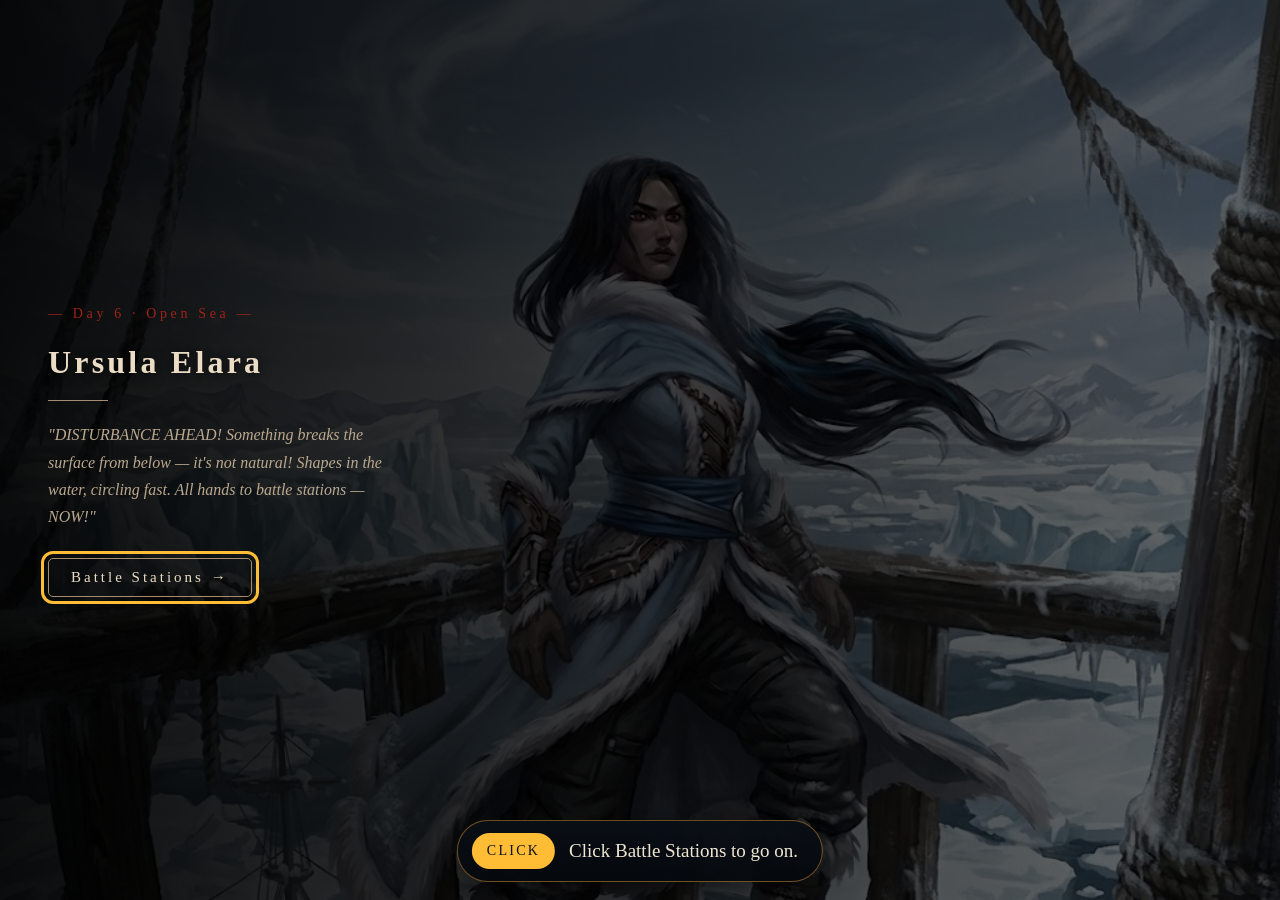
<file: seabattle.html>
<!doctype html>
<html lang="en">
<head>
<meta charset="utf-8"/>
<meta name="viewport" content="width=device-width, initial-scale=1, viewport-fit=cover"/>
<title>Day 6 · Sea Monster Battle — Aboard the Remorhaz</title>
<link rel="stylesheet" href="shared.css">
<script src="state.js"></script>
<script src="coach.js"></script>
<style>
/* ── BATTLE STAGE ── */
.stage {
  position: fixed; inset: 0; overflow: hidden;
  background: #000;
}

/* ── MAP VIEWPORT (scrollable area above HUD) ── */
#map-viewport {
  position: absolute;
  left: 0; right: 0; top: 0; bottom: 0;
  overflow: auto;
  scrollbar-width: none;
  cursor: grab;
  user-select: none;
}
#map-viewport::-webkit-scrollbar { display: none; }
#map-viewport.panning { cursor: grabbing; }

/* ── MAP WORLD (sized to image aspect ratio) ── */
#map-world {
  position: relative;
  width: 100%;
  aspect-ratio: 416 / 930;
  transition: width 0.12s ease;
}

/* ── ZOOM CONTROLS ── */
.zoom-controls {
  position: fixed;
  right: 16px;
  bottom: 206px;
  z-index: 15;
  display: flex;
  gap: 4px;
}
.zoom-btn {
  font-family: "IM Fell English SC", serif;
  font-size: 17px;
  line-height: 1;
  color: var(--paper);
  background: rgba(0,0,0,0.62);
  border: 1px solid color-mix(in oklch, var(--paper-deep) 40%, transparent);
  width: 34px; height: 34px;
  display: flex; align-items: center; justify-content: center;
  cursor: pointer;
  transition: background 0.15s, border-color 0.15s;
  padding: 0;
}
.zoom-btn:hover:not(:disabled) {
  background: rgba(0,0,0,0.88);
  border-color: var(--paper-deep);
}
.zoom-btn:disabled { opacity: 0.28; cursor: not-allowed; }

.battle-bg {
  position: absolute; inset: 0;
  background: url('assets/combat-map.jpg') center / 100% 100% no-repeat;
  filter: brightness(0.75);
}
.battle-vignette {
  position: absolute; inset: 0;
  background: radial-gradient(ellipse 80% 70% at 50% 40%, transparent 40%, rgba(0,0,0,0.6) 100%);
  pointer-events: none;
}

/* ── TOKEN LAYER ── */
.token-layer {
  position: absolute; inset: 0;
  pointer-events: none;
}
.token {
  position: absolute;
  width: 7.65%; height: auto;
  transform: translate(-50%, -50%);
  display: flex; flex-direction: column; align-items: center;
  pointer-events: auto;
  cursor: pointer;
  transition: filter 0.3s;
  user-select: none;
}
.token.draggable { cursor: grab; }
.token.draggable:active { cursor: grabbing; }
.token.dead { opacity: 0.25; pointer-events: none; filter: grayscale(1); }
.token.active-turn::after {
  content: "";
  position: absolute; top: -6px; left: -6px; right: -6px; bottom: -6px;
  border: 2px solid var(--lamp);
  border-radius: 50%;
  animation: pulse-ring 1s ease-in-out infinite;
}
@keyframes pulse-ring {
  0%,100% { opacity: 0.7; transform: scale(1); }
  50% { opacity: 1; transform: scale(1.08); }
}
.token.selected-target::after {
  content: "";
  position: absolute; top: -6px; left: -6px; right: -6px; bottom: -6px;
  border: 2px solid var(--blood);
  border-radius: 50%;
}
.token-img {
  width: 100%; height: auto;
  aspect-ratio: 1;
  border-radius: 50%;
  object-fit: cover;
  background: #111;
  display: block;
}
.token-hp-bar {
  width: 100%; height: 7px;
  background: rgba(0,0,0,0.88);
  border-radius: 3px; overflow: hidden;
  margin-bottom: 2px;
  flex-shrink: 0;
}
.token-hp-fill {
  height: 100%;
  background: linear-gradient(to right, var(--blood), var(--lamp));
  transition: width 0.35s ease;
}
.token-label {
  font-family: "IM Fell English SC", serif;
  font-size: 13px; letter-spacing: 0.1em;
  color: var(--paper);
  text-shadow: 0 0 4px #000, 0 0 8px #000, 1px 1px 3px #000;
  margin-top: 2px;
  white-space: nowrap;
}

/* ── BATTLE UI (bottom HUD) ── */
.battle-hud {
  position: fixed; bottom: 0; left: 0; right: 0;
  height: 190px;
  background: transparent;
  display: flex; align-items: flex-end;
  padding: 0 20px 14px;
  gap: 20px;
  z-index: 10;
}

/* Player HP + name */
.hud-player {
  display: flex; flex-direction: column; gap: 7px;
  min-width: 210px;
  background: rgba(0,0,0,0.72);
  padding: 10px 14px;
  border-radius: 3px;
}
.hud-char-name {
  font-family: "IM Fell English SC", serif;
  font-size: 19px; letter-spacing: 0.12em;
  color: var(--paper);
  text-shadow: 0 0 6px #000, 1px 1px 4px #000;
}
.hud-hp-row {
  display: flex; align-items: center; gap: 9px;
}
.hud-hp-label {
  font-family: "Caveat", cursive;
  font-size: 16px; color: var(--paper);
  min-width: 68px;
  text-shadow: 0 1px 4px #000;
}
.hud-hp-track {
  flex: 1; height: 11px;
  background: rgba(0,0,0,0.65);
  border-radius: 5px; overflow: hidden;
  border: 1px solid rgba(255,255,255,0.08);
}
.hud-hp-fill {
  height: 100%;
  background: linear-gradient(to right, var(--blood), var(--lamp));
  transition: width 0.4s ease;
}

/* Action buttons */
.hud-actions {
  display: flex; flex-direction: column; gap: 7px;
  flex: 1;
  background: rgba(0,0,0,0.62);
  padding: 10px 14px;
  border-radius: 3px;
}
.hud-phase-label {
  font-family: "IM Fell English SC", serif;
  font-size: 16px; letter-spacing: 0.22em;
  color: var(--blood);
  margin-bottom: 2px;
  text-shadow: 0 1px 5px #000;
}
.action-btns {
  display: flex; gap: 8px; flex-wrap: wrap;
}
.action-btn {
  font-family: "IM Fell English", serif;
  font-style: italic;
  font-size: 15px;
  color: var(--paper);
  background: rgba(0,0,0,0.84);
  border: 1px solid color-mix(in oklch, var(--paper-deep) 65%, transparent);
  padding: 10px 18px;
  cursor: pointer;
  transition: background 0.2s, border-color 0.2s, transform 0.12s;
  white-space: nowrap;
  text-shadow: 0 1px 4px #000;
}
.action-btn:hover:not(:disabled) {
  background: rgba(0,0,0,0.96);
  border-color: var(--paper-deep);
  transform: translateY(-2px);
}
.action-btn:disabled {
  opacity: 0.38; cursor: not-allowed; transform: none;
}
.action-btn.btn-used {
  border-color: var(--lamp);
  color: var(--lamp);
}
.end-turn-btn {
  font-family: "IM Fell English SC", serif;
  font-size: 14px; letter-spacing: 0.18em;
  color: var(--paper);
  background: rgba(0,0,0,0.72);
  border: 1px solid color-mix(in oklch, var(--paper-deep) 55%, transparent);
  padding: 9px 18px;
  cursor: pointer;
  transition: all 0.2s;
  margin-top: 2px;
  align-self: flex-start;
  text-shadow: 0 1px 3px #000;
}
.end-turn-btn:hover:not(:disabled) {
  border-color: var(--paper-deep);
  color: var(--paper);
  background: rgba(0,0,0,0.92);
}
.end-turn-btn:disabled { opacity: 0.3; cursor: not-allowed; }
.target-hint {
  font-family: "Caveat", cursive;
  font-size: 15px; color: var(--paper);
  margin-top: 2px;
  text-shadow: 0 1px 5px #000, 0 0 10px rgba(0,0,0,0.85);
}

/* Combat log */
.hud-log {
  width: 300px; flex-shrink: 0;
  display: flex; flex-direction: column; gap: 4px;
  max-height: 180px;
  overflow-y: auto; scrollbar-width: thin;
  background: rgba(0,0,0,0.72);
  padding: 10px 14px;
  border-radius: 3px;
}
.hud-log-title {
  font-family: "IM Fell English SC", serif;
  font-size: 15px; letter-spacing: 0.22em;
  color: var(--blood);
  margin-bottom: 4px;
  text-shadow: 0 1px 4px #000;
}
.log-line {
  font-family: "IM Fell English", serif;
  font-style: italic;
  font-size: 16px; line-height: 1.45;
  color: var(--paper-dim);
  text-shadow: 0 1px 3px #000;
}
.log-line.log-hit { color: var(--lamp); }
.log-line.log-miss { color: var(--paper-deep); }
.log-line.log-crit { color: #e07d3a; }
.log-line.log-enemy { color: color-mix(in oklch, var(--blood) 85%, var(--paper)); }
.log-line.log-haldor {
  color: #f0a040;
  border-left: 3px solid #f0a040;
  padding-left: 6px;
  margin: 4px 0;
}

/* Round counter */
.hud-round {
  position: absolute; top: -38px; right: 20px;
  font-family: "IM Fell English SC", serif;
  font-size: 15px; letter-spacing: 0.18em;
  color: var(--paper);
  text-shadow: 0 0 6px #000, 1px 1px 4px #000;
  background: rgba(0,0,0,0.65);
  padding: 4px 10px;
  border-radius: 3px;
}

/* ── INITIATIVE TRACKER ── */
.initiative-panel {
  position: fixed; right: 16px; top: 50%;
  transform: translateY(-50%);
  background: rgba(0,0,0,0.72);
  border: 1px solid color-mix(in oklch, var(--paper-deep) 30%, transparent);
  padding: 12px 14px;
  min-width: 140px;
  z-index: 10;
  display: flex; flex-direction: column; gap: 6px;
  max-height: 50vh; overflow-y: auto;
}
.init-title {
  font-family: "IM Fell English SC", serif;
  font-size: 15px; letter-spacing: 0.22em;
  color: var(--blood);
  margin-bottom: 4px;
  text-align: center;
}
.init-entry {
  display: flex; align-items: center; gap: 8px;
  font-family: "IM Fell English", serif;
  font-style: italic;
  font-size: 15px; color: var(--paper-dim);
  padding: 4px 0;
  border-bottom: 1px dotted color-mix(in oklch, var(--paper-deep) 22%, transparent);
  transition: color 0.2s;
}
.init-entry.active { color: var(--lamp); }
.init-entry.dead { opacity: 0.3; text-decoration: line-through; }
.init-dot {
  width: 6px; height: 6px; border-radius: 50%;
  background: var(--paper-deep); flex-shrink: 0;
}
.init-entry.active .init-dot { background: var(--lamp); }
.init-entry.enemy .init-dot { background: var(--blood); }

/* ── ACTION TOOLTIP ── */
.action-btn-wrap {
  position: relative;
  display: inline-block;
}
.action-btn-wrap .action-tip {
  display: none;
  position: absolute;
  bottom: calc(100% + 8px);
  left: 50%;
  transform: translateX(-50%);
  background: rgba(10,8,5,0.92);
  border: 1px solid color-mix(in oklch, var(--paper-deep) 50%, transparent);
  color: var(--paper-dim);
  font-family: "IM Fell English", serif;
  font-style: italic;
  font-size: 15px;
  line-height: 1.5;
  padding: 7px 12px;
  white-space: nowrap;
  pointer-events: none;
  z-index: 50;
}
.action-btn-wrap:hover .action-tip { display: block; }
/* Hover is a mouse-only affordance, and the tip is where the real hit odds live —
   show it for the button that has keyboard focus too. */
.action-btn-wrap:focus-within .action-tip { display: block; }

/* ── TUTORIAL GLOW ── */
@keyframes tutorial-pulse {
  0%,100% { box-shadow: 0 0 8px 3px rgba(220,180,40,0.55); }
  50%      { box-shadow: 0 0 18px 7px rgba(220,180,40,0.9); }
}
.action-btn.glow-tutorial {
  animation: tutorial-pulse 1.4s ease-in-out infinite;
  border-color: var(--lamp) !important;
}

/* ── INTRO CINEMATICS ── */
.cin-battle {
  position: fixed; inset: 0; z-index: 200;
  display: flex; align-items: stretch;
  background: #000;
  opacity: 0; pointer-events: none;
  transition: opacity 0.7s ease;
}
.cin-battle.visible { opacity: 1; pointer-events: auto; }
.cin-battle-bg {
  position: absolute; inset: 0;
  background-size: cover; background-position: center top;
  filter: brightness(0.45) saturate(0.7);
}
.cin-battle-gradient {
  position: absolute; inset: 0;
  background: linear-gradient(90deg, rgba(0,0,0,0.88) 0%, rgba(0,0,0,0.4) 55%, transparent 100%);
}
.cin-battle-content {
  position: relative; z-index: 2;
  width: 480px; flex-shrink: 0;
  padding: 60px 48px;
  display: flex; flex-direction: column;
  justify-content: center; gap: 20px;
}
.cin-battle-eyebrow {
  font-family: "IM Fell English SC", serif;
  font-size: 14px; letter-spacing: 0.26em;
  color: var(--blood);
}
.cin-battle-name {
  font-family: "IM Fell English SC", serif;
  font-size: 32px; letter-spacing: 0.1em;
  color: var(--paper);
  text-shadow: 0 2px 12px rgba(0,0,0,0.7);
  line-height: 1.1;
}
.cin-battle-rule {
  width: 60px; height: 1px;
  background: var(--paper-deep);
}
.cin-battle-quote {
  font-family: "IM Fell English", serif;
  font-style: italic;
  font-size: 16px; line-height: 1.7;
  color: var(--paper-dim);
  max-width: 360px;
}
.cin-battle-btn {
  align-self: flex-start;
  font-family: "IM Fell English SC", serif;
  font-size: 15px; letter-spacing: 0.2em;
  color: var(--paper);
  background: transparent;
  border: 1px solid var(--paper-deep);
  padding: 10px 22px;
  cursor: pointer;
  transition: background 0.2s, border-color 0.2s;
  margin-top: 8px;
}
.cin-battle-btn:hover {
  background: rgba(255,255,255,0.08);
  border-color: var(--paper);
}

/* ── TUTORIAL OVERLAY ── */
.tutorial-overlay {
  position: fixed; inset: 0; z-index: 190;
  background: rgba(0,0,0,0.82);
  display: flex; align-items: center; justify-content: center;
  opacity: 0;
  pointer-events: none;
  transition: opacity 0.5s;
}
.tutorial-overlay.visible {
  opacity: 1; pointer-events: auto;
}
.tutorial-card {
  background: linear-gradient(135deg, oklch(0.16 0.03 45) 0%, oklch(0.11 0.02 40) 100%);
  border: 1px solid color-mix(in oklch, var(--paper-deep) 35%, transparent);
  padding: 40px 48px;
  max-width: 560px; width: 92%;
  display: flex; flex-direction: column; gap: 16px;
  max-height: calc(100vh - 64px); overflow-y: auto; scrollbar-width: thin;
}
.tutorial-title {
  font-family: "IM Fell English SC", serif;
  font-size: 18px; letter-spacing: 0.14em;
  color: var(--lamp);
}
.tutorial-body {
  font-family: "IM Fell English", serif;
  font-style: italic;
  font-size: 16px; line-height: 1.72;
  color: var(--paper-dim);
}
.tutorial-body strong {
  font-style: normal; color: var(--paper);
}
.tutorial-close {
  align-self: center;
  font-family: "IM Fell English SC", serif;
  font-size: 14px; letter-spacing: 0.22em;
  color: var(--paper);
  background: transparent;
  border: 1px solid var(--paper-deep);
  padding: 10px 28px;
  cursor: pointer;
  transition: all 0.2s;
  margin-top: 8px;
}
.tutorial-close:hover {
  background: rgba(255,255,255,0.07);
  border-color: var(--paper);
}

/* ── END SCREENS ── */
.end-screen {
  position: fixed; inset: 0; z-index: 300;
  display: flex; align-items: center; justify-content: center;
  background: rgba(0,0,0,0.92);
  opacity: 0;
  pointer-events: none;
  transition: opacity 0.8s ease;
}
.end-screen.visible {
  opacity: 1; pointer-events: auto;
}
.end-card {
  background: linear-gradient(135deg, var(--paper) 0%, var(--paper-dim) 100%);
  color: var(--ink);
  padding: 48px 56px;
  max-width: 520px; width: 92%;
  text-align: center;
  box-shadow: 0 30px 80px rgba(0,0,0,0.7);
  animation: card-rise 0.6s cubic-bezier(0.2,0.8,0.3,1) both;
}
@keyframes card-rise {
  from { transform: translateY(40px); opacity: 0; }
  to   { transform: translateY(0); opacity: 1; }
}
.end-tag {
  font-family: "IM Fell English SC", serif;
  font-size: 13px; letter-spacing: 0.3em;
  color: var(--blood);
  margin-bottom: 8px;
}
.end-title {
  font-family: "IM Fell English SC", serif;
  font-size: 38px; letter-spacing: 0.08em;
  color: var(--ink); line-height: 1.1;
  margin-bottom: 16px;
}
.end-body {
  font-family: "IM Fell English", serif;
  font-style: italic;
  font-size: 15px; line-height: 1.68;
  color: oklch(0.35 0.04 45);
  margin-bottom: 28px;
}
.end-score {
  font-family: "IM Fell English SC", serif;
  font-size: 52px; letter-spacing: 0.04em;
  color: var(--ink); line-height: 1;
  margin-bottom: 4px;
}
.end-score-sub {
  font-family: "Caveat", cursive;
  font-size: 17px;
  color: oklch(0.5 0.04 45);
  margin-bottom: 28px;
}
.end-btn {
  font-family: "IM Fell English SC", serif;
  font-size: 15px; letter-spacing: 0.22em;
  color: var(--paper);
  background: var(--ink);
  border: none; padding: 14px 36px;
  cursor: pointer;
  transition: background 0.2s;
}
.end-btn:hover { background: oklch(0.22 0.04 45); }

/* ── COMBAT VISUAL EFFECTS ── */
@keyframes float-dmg {
  0%   { opacity: 1; transform: translate(-50%, 0); }
  100% { opacity: 0; transform: translate(-50%, -140%); }
}
@keyframes tok-flash {
  0%, 100% { filter: brightness(1); }
  35%       { filter: brightness(3) saturate(0.15); }
}
@keyframes axe-swing {
  0%   { opacity: 0; transform: translate(-50%,-50%) rotate(-70deg) scale(0.5); }
  25%  { opacity: 1; transform: translate(-50%,-50%) rotate(10deg)  scale(1.3); }
  100% { opacity: 0; transform: translate(-50%,-50%) rotate(58deg)  scale(0.9); }
}
@keyframes claw-strike {
  0%   { opacity: 0; transform: scale(0.75); }
  15%  { opacity: 1; transform: scale(1.08); }
  70%  { opacity: 1; transform: scale(1);    }
  100% { opacity: 0; transform: scale(0.95); }
}
@keyframes water-ring {
  0%   { transform: scale(0.35); opacity: 0.95; }
  100% { transform: scale(2.5);  opacity: 0;    }
}
@keyframes bear-flash {
  0%   { filter: brightness(1); }
  30%  { filter: brightness(5) saturate(0); }
  60%  { filter: brightness(3) saturate(0.2); }
  100% { filter: brightness(1); }
}
@keyframes bear-roar-ring {
  0%   { transform: scale(0.5); opacity: 1; border-width: 4px; }
  100% { transform: scale(2.8); opacity: 0; border-width: 1px; }
}

/* ── ATTACK ALERT OVERLAY ── */
.alert-overlay {
  position: fixed; inset: 0; z-index: 195;
  background: rgba(0,0,0,0.86);
  display: flex; align-items: center; justify-content: center;
  opacity: 0; pointer-events: none;
  transition: opacity 0.6s ease;
}
.alert-overlay.visible { opacity: 1; pointer-events: auto; }
.alert-card {
  background: linear-gradient(155deg, oklch(0.13 0.045 18) 0%, oklch(0.09 0.03 15) 100%);
  border: 1px solid color-mix(in oklch, var(--blood) 55%, transparent);
  padding: 44px 52px;
  max-width: 500px; width: 92%;
  display: flex; flex-direction: column; align-items: center; gap: 14px;
  text-align: center;
}
.alert-eyebrow {
  font-family: "IM Fell English SC", serif;
  font-size: 14px; letter-spacing: 0.26em;
  color: var(--blood);
}
.alert-title {
  font-family: "IM Fell English SC", serif;
  font-size: 34px; letter-spacing: 0.1em; line-height: 1.1;
  color: var(--paper);
  text-shadow: 0 2px 18px rgba(180,40,40,0.65);
}
.alert-rule { width: 60px; height: 1px; background: var(--blood); }
.alert-body {
  font-family: "IM Fell English", serif;
  font-style: italic;
  font-size: 15px; line-height: 1.72;
  color: var(--paper-dim);
  max-width: 380px;
}
.alert-btn {
  font-family: "IM Fell English SC", serif;
  font-size: 15px; letter-spacing: 0.2em;
  color: var(--paper);
  background: transparent;
  border: 1px solid var(--blood);
  padding: 10px 26px;
  cursor: pointer;
  transition: background 0.2s, border-color 0.2s;
  margin-top: 6px;
}
.alert-btn:hover {
  background: rgba(180,40,40,0.18);
  border-color: color-mix(in oklch, var(--blood) 75%, var(--paper));
}

/* ── TUTORIAL ACTION PREVIEW ── */
.tut-actions { display: flex; flex-direction: column; gap: 5px; margin: 10px 0 4px; }
.tut-action-row {
  display: flex; flex-direction: column; gap: 2px;
  padding: 7px 12px;
  background: rgba(0,0,0,0.35);
  border: 1px solid color-mix(in oklch, var(--paper-deep) 30%, transparent);
}
.tut-action-row.glow-tutorial {
  animation: tutorial-pulse 1.4s ease-in-out infinite;
  border-color: var(--lamp);
}
.tut-action-name {
  font-family: "IM Fell English", serif;
  font-style: italic; font-size: 14px;
  color: var(--paper);
}
.tut-action-tip {
  font-family: "IM Fell English", serif;
  font-style: italic; font-size: 14px;
  color: var(--paper-deep);
}

/* ── THE INSTRUCTION BAR ON THIS SCENE ──
   The shared bar lives on the bottom edge of the screen, which on every other
   scene is empty air. Here it is the HUD. Lift the bar clear of the action
   panel rather than letting it sit on top of the buttons it is describing.
   Nothing about the bar itself is redefined — only where this page puts it.
   (Clearing the opening cinematic is no longer done here: the shared bar sits
   at z-index 210 for every scene, above .cin-battle and below .end-screen.) */
/* Only once the HUD is actually on screen. During the cinematics and the
   tutorial the deck is behind a full-screen card, and a bar lifted 202px would
   sit across the middle of it — over the very button it is ringing. */
@media (min-width: 861px) {
  body.in-combat #coachBar { bottom: 202px; max-width: min(60vw, 620px); }
}
/* On a phone the whole page scrolls and the HUD is the last thing on it, so the
   bar would cover End Turn. Leave a bar's worth of deck under it. The narrow
   rules further down set `padding` whole, so this has to outrank them rather
   than merely follow them. */
@media (max-width: 860px) {
  html .battle-hud { padding-bottom: 96px; }
}

/* ── TARGETABLE REVENANTS ──
   While it is your turn and your action is unspent, every living Revenant can
   be clicked. The dashed ring says which tokens those are; the bar says in
   words what clicking one does, so the ring is never the only signal. It is
   deliberately NOT gold: gold stays reserved for "act here next", and the red
   ring stays "this one is your target". */
.token-enemy.targetable .token-img {
  outline: 2px dashed var(--ice);
  outline-offset: 3px;
  animation: targetable-pulse 1.6s ease-in-out infinite;
}
.token-enemy.targetable.selected-target .token-img {
  outline: none;
  animation: none;
}
@keyframes targetable-pulse {
  0%, 100% { outline-color: color-mix(in oklch, var(--ice) 45%, transparent); }
  50%      { outline-color: var(--ice); }
}
@media (prefers-reduced-motion: reduce) {
  .token-enemy.targetable .token-img {
    animation-name: none;
    outline-color: var(--ice);
  }
}

/* ── NARROW SCREENS ──
   The stage is one fixed full-screen layer: the HUD floats over the bottom of the map
   and the initiative panel over its right edge. On a phone those two cover the deck
   and each other. Below the shared 860px breakpoint the page scrolls instead and the
   three stack in DOM order — map, initiative, HUD — so every action button is reachable
   by scrolling rather than by finding a gap between panels. */
@media (max-width: 860px) {
  :root { --map-h: max(58vh, 300px); }
  html, body { height: auto; min-height: 100%; }

  .stage {
    position: static;
    overflow: visible;
    display: flex; flex-direction: column;
    min-height: 100vh;
  }
  #map-viewport {
    position: relative;
    inset: auto;
    height: var(--map-h);
    /* pans by finger, and still pinch-zooms; the page takes over at the edge */
    touch-action: pan-x pan-y pinch-zoom;
  }

  .initiative-panel {
    position: static; transform: none;
    width: 100%; min-width: 0; max-height: none;
  }
  /* The entries hang off #init-list, not off the panel, so that is what has to become
     the row — eleven stacked entries would push the HUD off the bottom of the phone. */
  #init-list { display: flex; flex-wrap: wrap; align-items: center; gap: 2px 14px; }
  .init-title { text-align: left; margin-bottom: 0; }
  .init-entry { border-bottom: none; padding: 2px 0; }

  .battle-hud {
    position: static;
    height: auto;
    flex-direction: column; align-items: stretch;
    padding: 12px 12px 22px;
    gap: 10px;
  }
  .hud-round { position: static; align-self: flex-end; }
  .hud-player { min-width: 0; }
  .hud-log { width: 100%; max-height: 150px; }

  /* Sits outside .stage, so it cannot follow the map by flow — park it on the map's
     bottom corner with the same height the map was given. */
  .zoom-controls {
    position: absolute;
    top: calc(var(--map-h) - 46px); bottom: auto; right: 10px;
  }

  /* 480px of fixed-width cinematic clips its own quote on a 360px phone. */
  .cin-battle-content { width: 100%; max-width: 480px; padding: 40px 24px; }
}
</style>
</head>
<body>
<div id="page-fade" class="page-fade in"></div>

<!-- Every overlay below is only faded out, never removed, so its button stays in the
     tab order: without inert a keyboard player could Tab into the invisible defeat
     screen and reload the battle. Each one is un-inerted as it is shown. -->

<!-- OPENING CINEMATIC: URSULA -->
<div id="cin-ursula" class="cin-battle" inert>
  <div class="cin-battle-bg" style="background-image: url('assets/ursula-cin.jpg')"></div>
  <div class="cin-battle-gradient"></div>
  <div class="cin-battle-content">
    <div class="cin-battle-eyebrow">— Day 6 · Open Sea —</div>
    <h2 class="cin-battle-name">Ursula Elara</h2>
    <div class="cin-battle-rule"></div>
    <p class="cin-battle-quote" id="ursula-quote">"DISTURBANCE AHEAD! Something breaks the surface from below — it's not natural! Shapes in the water, circling fast. All hands to battle stations — NOW!"</p>
    <button class="cin-battle-btn" id="cin-ursula-next">Battle Stations →</button>
  </div>
</div>

<!-- OPENING CINEMATIC: HALDOR -->
<div id="cin-haldor" class="cin-battle" inert>
  <div class="cin-battle-bg" style="background-image: url('assets/haldor-cin.jpg')"></div>
  <div class="cin-battle-gradient"></div>
  <div class="cin-battle-content">
    <div class="cin-battle-eyebrow">— Haldor Skyrend, Crew Chief —</div>
    <h2 class="cin-battle-name">Current Revenants</h2>
    <div class="cin-battle-rule"></div>
    <p class="cin-battle-quote" id="haldor-quote">"Water Weirds — shaped by old hatred, each one. I count <span id="enemy-count-text">five</span> of them. They'll try to grapple and drag you overboard. Don't let them pin you. Armour up, spread out — and for the gods' sake, keep moving."</p>
    <button class="cin-battle-btn" id="cin-haldor-next">To the Deck →</button>
  </div>
</div>

<!-- ATTACK ALERT -->
<div id="alert-overlay" class="alert-overlay" inert>
  <div class="alert-card">
    <div class="alert-eyebrow">— Day 6 · Open Sea —</div>
    <div class="alert-title">You Are Under Attack!</div>
    <div class="alert-rule"></div>
    <p class="alert-body">You are under attack! During this combat, you will need to take actions to ensure your survival, and that of the crew. The Current Revenants will stop at nothing to drag you overboard.</p>
    <button class="alert-btn" id="alert-next">Understood →</button>
  </div>
</div>

<!-- TUTORIAL -->
<div id="tutorial-overlay" class="tutorial-overlay" inert>
  <div class="tutorial-card">
    <div class="tutorial-title">How to Fight</div>
    <div class="tutorial-body" id="tutorial-text">Loading...</div>
    <button class="tutorial-close" id="tutorial-close">I'm Ready — Fight!</button>
  </div>
</div>

<!-- MAIN STAGE -->
<div class="stage">
  <!-- Scrollable map area -->
  <div id="map-viewport">
    <div id="map-world">
      <div class="battle-bg"></div>
      <div class="battle-vignette"></div>
      <!-- Tokens -->
      <div id="token-layer" class="token-layer"></div>
    </div>
  </div>

  <!-- Initiative panel (fixed) -->
  <div class="initiative-panel" id="initiative-panel">
    <div class="init-title">INITIATIVE</div>
    <div id="init-list"></div>
  </div>

  <!-- HUD -->
  <div class="battle-hud">
    <div class="hud-round" id="hud-round">Round 1</div>

    <!-- Player HP -->
    <div class="hud-player">
      <div class="hud-char-name" id="hud-char-name">—</div>
      <div class="hud-hp-row">
        <div class="hud-hp-label" id="hud-hp-text">HP: —</div>
        <div class="hud-hp-track">
          <div class="hud-hp-fill" id="hud-hp-fill" style="width:100%"></div>
        </div>
      </div>
    </div>

    <!-- Actions -->
    <div class="hud-actions">
      <div class="hud-phase-label" id="hud-phase-label" aria-live="polite">YOUR TURN</div>
      <div class="action-btns" id="action-btns"></div>
      <div class="target-hint" id="target-hint" aria-live="polite">Click an enemy token to target it, or press the bracket keys [ and ] to cycle targets — then choose an action.</div>
      <button class="end-turn-btn" id="end-turn-btn" disabled>End Turn →</button>
    </div>

    <!-- Log -->
    <div class="hud-log">
      <div class="hud-log-title">BATTLE LOG</div>
      <div id="log-lines"></div>
      <!-- The visible log is rewritten whole on every entry, so marking it live would
           re-read all five lines each time. This region only ever gains the newest line,
           and an addition is all a polite region announces. -->
      <div id="log-live" class="sr-only" aria-live="polite"></div>
    </div>
  </div>
</div>

<!-- ZOOM CONTROLS -->
<div class="zoom-controls">
  <button class="zoom-btn" id="zoom-out" title="Zoom out" aria-label="Zoom out">−</button>
  <button class="zoom-btn" id="zoom-in" title="Zoom in" aria-label="Zoom in">+</button>
</div>

<!-- VICTORY -->
<div id="screen-victory" class="end-screen" inert>
  <div class="end-card">
    <div class="end-tag">VICTORY · DAY 6</div>
    <div class="end-title">The Sea Runs Clear</div>
    <p class="end-body" id="victory-body">The last Revenant dissolves into foam and brine. The crew cheers — shaken, salt-soaked, alive.</p>
    <div class="end-score" id="victory-score">—</div>
    <div class="end-score-sub">COMBAT SCORE</div>
    <button class="end-btn" id="victory-btn">Return to the Remorhaz →</button>
  </div>
</div>

<!-- DEFEAT -->
<div id="screen-defeat" class="end-screen" inert>
  <div class="end-card">
    <div class="end-tag">FALLEN · DAY 6</div>
    <div class="end-title">Claimed by the Current</div>
    <p class="end-body">The cold closes in. The Revenants pull you under — but the crew drags you back, half-drowned. You wake on the deck, gasping.</p>
    <button class="end-btn" id="defeat-retry-btn">Try Again →</button>
    <button class="end-btn" id="defeat-accept-btn">Take the Loss · Sail On →</button>
  </div>
</div>

<script>
/* ── PAGE TRANSITION ── */
const _pf = document.getElementById("page-fade");
setTimeout(() => { if (_pf) _pf.classList.remove("in"); }, 50);
function _navigateTo(url) {
  if (!_pf) { window.location.href = url; return; }
  _pf.classList.add("in");
  // The timer is the guarantee. transitionend can go unfired and leave the player
  // on a black screen that goes nowhere; index.html has the full story.
  let _navDone = false;
  const _go = () => { if (_navDone) return; _navDone = true; window.location.href = url; };
  _pf.addEventListener("transitionend", _go, { once: true });
  setTimeout(_go, 700); // just past the 0.6s fade in shared.css
}

(function() {
  /* ── GRID ── */
  const GRID_COLS = 11;
  const GRID_ROWS = 24;
  const CELL_W = 100 / GRID_COLS;   // % per column
  const CELL_H = 100 / GRID_ROWS;   // % per row

  function cellCenter(col, row) {
    return { x: (col + 0.5) * CELL_W, y: (row + 0.5) * CELL_H };
  }
  function snapToGrid(x, y) {
    const col = Math.max(0, Math.min(GRID_COLS - 1, Math.round(x / CELL_W - 0.5)));
    const row = Math.max(0, Math.min(GRID_ROWS - 1, Math.round(y / CELL_H - 0.5)));
    return cellCenter(col, row);
  }

  /* ── STATE ── */
  const raw = JSON.parse(localStorage.getItem("remorhaz") || "{}");
  // Identity and stats come from Remorhaz, never from the raw blob. character-select
  // writes long-lowercase stat keys (dexterity), so reading char.stats.DEX here quietly
  // handed every character +0 and switched the whole stat system off for this battle.
  const charName = Remorhaz.charName();
  const charKey = Remorhaz.charId();
  // If combat training was not passed (or not done), apply 30% hit penalty
  const trainingMult = raw.combatTrainingPassed ? 1.0 : 0.70;
  const trainingPenaltyActive = !raw.combatTrainingPassed;
  // Every action tooltip below quotes the odds the player actually rolls, not the
  // ability's paper chance: with training failed each roll is 30% worse, and a tooltip
  // that quoted the paper number was asking for tactical decisions on a number the code
  // never uses. When training was passed the two are the same and no note is shown.
  function hitPct(base) {
    const eff = Math.round(base * trainingMult * 100);
    return trainingPenaltyActive ? eff + "% hit (training penalty)" : eff + "% hit";
  }
  const HALDOR_TAUNTS = [
    "I was hopin' ye were jus' havin' an off day when we were trainin'! This isn't poking at a mark on the deck, this is life or death! If I have to come over there 'n save ye, I'm going ta skelp yer wee behind!",
    "Ye missed! I showed ye that exact move in training — now USE IT!",
    "By the frost, that was terrible. Focus, ye blithering land-leg!",
  ];
  let _tauntIdx = 0;
  function maybeHaldorTaunt() {
    if (!trainingPenaltyActive) return;
    // These lines were written to explain the 30% penalty and were appended to a #log
    // element this page has never had, so the player ate the penalty in silence for the
    // whole battle. The battle log is the real container — go through addLog like every
    // other line, and keep the authored colour on .log-haldor.
    addLog("Haldor: \"" + HALDOR_TAUNTS[_tauntIdx % HALDOR_TAUNTS.length] + "\"", "log-haldor");
    _tauntIdx++;
  }

  const CHAR_DATA = {
    relyt: {
      hp: 38, token: "assets/token-relyt.png", label: "Relyt",
      tutorialText: `<strong>Movement:</strong> Use <strong>arrow keys</strong> or <strong>click and drag</strong> your token to move — each square = 5 feet. Move as much as you like before acting.<br><br><strong>Your Action:</strong> Click an enemy token to target it, then choose one of the <strong>glowing actions</strong> below. <strong>Attack Spell</strong> blasts an enemy. <strong>Buff Ally</strong> empowers a crew member. <strong>Healing Spell</strong> restores your HP. One action per turn — then click <em>End Turn</em>.`,
      actions: [
        { id:"attack", label:"⚡ Attack Spell",    desc:`${hitPct(0.70)} · 23–37 damage to a targeted enemy.`, needsEnemy: true },
        { id:"buff",   label:"✨ Buff Ally",        desc:"Empower a random living crew member — their next attack deals +50% damage.", needsEnemy: false },
        { id:"heal",   label:"💊 Healing Spell",    desc:"Restore 14–22 HP to yourself from arcane energy.", needsEnemy: false },
      ]
    },
    lucy: {
      hp: 45, token: "assets/token-lucy.png", label: "Lucy",
      tutorialText: `<strong>Movement:</strong> Use <strong>arrow keys</strong> or <strong>click and drag</strong> your token — each square = 5 feet.<br><br><strong>Your Action:</strong> Click an enemy token to target it, then choose a <strong>glowing action</strong>. <strong>Attack</strong> strikes hard and fast. <strong>Defend</strong> halves incoming damage this round. <strong>Stun</strong> removes an enemy's next action entirely. One action per turn, then <em>End Turn</em>.`,
      actions: [
        { id:"attack",  label:"⚔ Attack",           desc:`${hitPct(0.50)} · 18–28 damage to a targeted enemy. Fast and precise.`, needsEnemy: true },
        { id:"defend",  label:"🛡 Defend",           desc:"Brace for impact — incoming damage is halved for the rest of this round.", needsEnemy: false },
        { id:"stun",    label:"💥 Stun",             desc:`${hitPct(0.75)} — disrupt a targeted enemy, causing them to lose their next action entirely.`, needsEnemy: true },
      ]
    },
    irene: {
      hp: 52, token: "assets/token-irene.png", label: "Irene",
      tutorialText: `<strong>Movement:</strong> Use <strong>arrow keys</strong> or <strong>click and drag</strong> your token — each square = 5 feet.<br><br><strong>Your Action:</strong> Click an enemy to target, then choose a <strong>glowing action</strong>. <strong>Attack</strong> leads from the front. <strong>Battle Cry</strong> boosts all crew for one round. <strong>Channel the Storm</strong> charges your next attack for +50% damage. One action per turn, then <em>End Turn</em>.`,
      actions: [
        { id:"attack",  label:"⚔ Attack",             desc:`${hitPct(0.50)} · 18–28 damage. Deals +50% if Storm Channeled.`, needsEnemy: true },
        { id:"cry",     label:"📣 Battle Cry",          desc:"Inspire the crew — all living allies gain +20% hit chance and +20% damage until their next attack.", needsEnemy: false },
        { id:"channel", label:"⚡ Channel the Storm",   desc:"Charge your next Attack for +50% extra damage. No damage now, devastating damage next.", needsEnemy: false },
      ]
    }
  };
  const CD = CHAR_DATA[charKey];

  const NUM_ENEMIES = 4 + Math.floor(Math.random() * 3); // 4-6

  /* Combat entities */
  const _pc = cellCenter(5, 10);
  const player = {
    id: "player", label: CD.label,
    hp: CD.hp, maxHp: CD.hp,
    x: _pc.x, y: _pc.y,
    dead: false, revived: false, stunned: false,
    defense: 1.0, dmgMult: 1.0,
    hitBonus: 0, dmgBonus: 0,
    channelActive: false, battleCryUsed: false
  };

  function makeCrew(id, label, hp, col, row, token, isIngrid, tokenSize) {
    const pos = cellCenter(col, row);
    return { id, label, hp, maxHp:hp, x:pos.x, y:pos.y,
             dead:false, revived:false, stunned:false, hitBonus:0, dmgBonus:0,
             token, isIngrid: !!isIngrid, tokenSize: tokenSize || null };
  }
  const crew = [
    makeCrew("ingrid",   "Ingrid",  30,  5,  7, "assets/token-ingrid.png",   true,  null),
    makeCrew("ursula",   "Ursula",  28,  5,  4, "assets/token-ursula.jpg",   false, "8%"),
    makeCrew("haldor",   "Haldor",  32,  5, 14, "assets/token-haldor.jpg",   false, null),
    makeCrew("kalt",     "Kalt",    34,  3, 14, "assets/token-kalt.jpg",     false, null),
    makeCrew("thorgrim", "Captain", 40,  5, 20, "assets/token-thorgrim.png", false, "10%"),
  ];
  crew.find(c => c.id === "ursula").ursulaState = "crow_nest";

  const enemies = [];
  const _ep = [
    cellCenter(0,  8),   // far-left water, forward
    cellCenter(0, 11),   // far-left water, mid
    cellCenter(0, 15),   // far-left water, aft
    cellCenter(10,  8),  // far-right water, forward
    cellCenter(10, 11),  // far-right water, mid
    cellCenter(10, 15),  // far-right water, aft
  ];
  const enemyStartPositions = _ep.map(p => [p.x, p.y]);
  const boardingPositions = [
    cellCenter(3,  8),
    cellCenter(3, 11),
    cellCenter(3, 15),
    cellCenter(7,  8),
    cellCenter(7, 11),
    cellCenter(7, 15),
  ];
  const countWords = ["four","five","six"];
  document.getElementById("enemy-count-text").textContent = countWords[NUM_ENEMIES - 4] || NUM_ENEMIES;

  for (let i = 0; i < NUM_ENEMIES; i++) {
    enemies.push({
      id: "e" + i, label: "Revenant",
      hp: 88, maxHp: 88,
      x: enemyStartPositions[i][0],
      y: enemyStartPositions[i][1],
      dead: false, stunned: false, damagedBy: {}
    });
  }

  /* Turn order: player, crew0, crew1, crew2, e0, e1, ... */
  function buildInitOrder() {
    return [
      player,
      ...crew,
      ...enemies
    ];
  }

  let combatStarted = false;
  let tutorialShown = raw.seaBattleTutorialDone || false;
  let round = 1;
  let initOrder = buildInitOrder();
  let initIndex = 0; // index into initOrder for current turn
  let selectedTarget = null;
  let actionUsed = false;
  let turnInProgress = false;
  let enemyAttacksThisRound = 0;
  let logLines = [];

  function currentActor() { return initOrder[initIndex]; }

  /* ── THE INSTRUCTION BAR ──
     This is the most complicated scene in the game: turn order, a choice of
     actions, a target to pick, and two sets of turns the player only watches.
     So the bar is not written at a handful of scattered places — it is derived
     from the state by coachPhase(), which is called at every transition. The
     board and the instruction can then never disagree about whose turn it is or
     what is left to do.

     Three player-turn states, in the order they happen:
       no target yet   → click a Revenant
       target chosen   → choose an action
       action spent    → End Turn
     Everything else (crew turn, enemy turn, boarding) is a wait, and says so. */
  let battleOver = false;      // a result card owns the screen; the bar stands down
  let firstPlayerTurn = true;  // movement is taught on the first turn, just in time
  let coachTimer = null;
  let lastFlashAt = 0;

  function clearCoachRefresh() {
    if (coachTimer) { clearTimeout(coachTimer); coachTimer = null; }
  }
  function coachRefreshSoon() {
    clearCoachRefresh();
    coachTimer = setTimeout(() => { coachTimer = null; coachPhase(); }, 1250);
  }
  /* Every hit/miss stamps the clock. A result the player has just been shown —
     "your swing misses", "a Revenant hits you for 14" — holds the bar for a
     beat, so the next instruction cannot land on top of the answer they earned. */
  const FLASH_HOLD = 1250;
  function flashed() { lastFlashAt = Date.now(); }
  function holdingResult() { return (Date.now() - lastFlashAt) < FLASH_HOLD; }

  /* Which tokens are clickable right now. */
  function markTargetable(on) {
    enemies.forEach(e => {
      const el = tokenEls[e.id];
      if (el) el.classList.toggle("targetable", !!on && !e.dead);
    });
  }

  function coachPhase() {
    clearCoachRefresh();
    if (battleOver || !combatStarted) return;

    const mine = isPlayerTurn() && !turnInProgress;
    markTargetable(mine && !actionUsed);
    if (!mine) { Coach.untarget(); return; }

    // Ring the next thing immediately either way; only the words wait.
    if (actionUsed) {
      Coach.target("#end-turn-btn");
      if (holdingResult()) { coachRefreshSoon(); return; }
      Coach.say("Action spent. Click End Turn.", "CLICK");
    } else if (!selectedTarget) {
      Coach.untarget();
      if (holdingResult()) { coachRefreshSoon(); return; }
      if (firstPlayerTurn) Coach.say("Drag your token to move, then click a Revenant.", "DRAG");
      else                 Coach.say("Your turn. Click a Revenant to target it.", "CLICK");
    } else {
      Coach.target("#action-btns");
      if (holdingResult()) { coachRefreshSoon(); return; }
      Coach.say("Target set. Now choose an action.", "CLICK");
    }
  }

  /* One sentence shape for every attack, whichever character is swinging — and
     it names the kill, because a Revenant dropping is the thing the player most
     needs to see happen. */
  function attackResultLine(phrase, target, dmg) {
    return target.dead
      ? target.label + " " + enemyOrdinal(target) + " goes down!"
      : phrase + " — " + dmg + " damage.";
  }

  /* ── TOKEN DOM ── */
  const tokenLayer = document.getElementById("token-layer");
  const tokenEls = {};

  function makeToken(entity, isPlayer, isEnemy) {
    const div = document.createElement("div");
    div.className = "token" + (isPlayer ? " draggable" : "") + (isEnemy ? " token-enemy" : isPlayer ? " token-player" : " token-crew");
    div.id = "tok-" + entity.id;
    div.style.left = entity.x + "%";
    div.style.top  = entity.y + "%";

    const sz = entity.tokenSize;
    if (sz) {
      div.style.width = sz;
      div.style.height = "auto";
    }

    const hpBar = document.createElement("div");
    hpBar.className = "token-hp-bar";
    if (sz) hpBar.style.width = "100%";
    const hpFill = document.createElement("div");
    hpFill.className = "token-hp-fill";
    hpFill.style.width = "100%";
    hpBar.appendChild(hpFill);
    div.appendChild(hpBar);

    const img = document.createElement("img");
    img.className = "token-img";
    if (sz) {
      img.style.width = "100%";
      img.style.height = "auto";
      img.style.aspectRatio = "1";
    }
    img.src = isEnemy ? "assets/token-revenant.png"
              : isPlayer ? CD.token
              : (entity.token || "assets/token-ursula.jpg");
    img.alt = entity.label;
    div.appendChild(img);

    const lbl = document.createElement("div");
    lbl.className = "token-label";
    // The Revenants all carry the one label, but the target line and the number
    // keys both speak of "Revenant 3". Number the tokens so the player can match
    // what they are told to what is on the deck.
    lbl.textContent = isEnemy ? entity.label + " " + enemyOrdinal(entity) : entity.label;
    div.appendChild(lbl);

    if (isEnemy) {
      div.addEventListener("click", () => selectTarget(entity, div));
    }

    tokenLayer.appendChild(div);
    tokenEls[entity.id] = div;
    return div;
  }

  /* Build all tokens */
  makeToken(player, true, false);
  crew.forEach(c => makeToken(c, false, false));
  enemies.forEach(e => {
    const el = makeToken(e, false, true);
    el.style.opacity = "0";
    el.style.pointerEvents = "none";
  });

  /* ── SHIP BOUNDARY ── */
  const _shipZones = [
    { y: 3,  xMin: 45, xMax: 55 },
    { y: 8,  xMin: 38, xMax: 62 },
    { y: 15, xMin: 28, xMax: 72 },
    { y: 25, xMin: 21, xMax: 79 },
    { y: 50, xMin: 18, xMax: 82 },
    { y: 75, xMin: 19, xMax: 81 },
    { y: 85, xMin: 23, xMax: 77 },
    { y: 92, xMin: 33, xMax: 67 },
    { y: 97, xMin: 43, xMax: 57 },
  ];
  function isOnShip(x, y) {
    if (y < 3 || y > 97) return false;
    let lower = _shipZones[0], upper = _shipZones[_shipZones.length - 1];
    for (let i = 0; i < _shipZones.length - 1; i++) {
      if (y >= _shipZones[i].y && y <= _shipZones[i + 1].y) {
        lower = _shipZones[i]; upper = _shipZones[i + 1]; break;
      }
    }
    const t = upper.y === lower.y ? 0 : (y - lower.y) / (upper.y - lower.y);
    const xMin = lower.xMin + t * (upper.xMin - lower.xMin);
    const xMax = lower.xMax + t * (upper.xMax - lower.xMax);
    return x >= xMin && x <= xMax;
  }

  const OVERBOARD_QUIPS = {
    thorgrim: [
      "Get back on deck, NOW! We need you alive, not feeding the sea!",
      "Captain's orders: STAY ON THIS SHIP!",
    ],
    ursula: [
      "OI! FROM THE CROW'S NEST — GET BACK ON DECK THIS INSTANT!",
      "If you go overboard I am NOT diving in after you!",
    ],
    haldor: [
      "Ye'll drown and I'll have wasted a perfectly good training session on ye!",
      "Back on the boards, ye daft land-leg! The sea isn't your friend right now!",
    ],
    kalt: [
      "No, no, NO — get back! Are you out of your mind?!",
      "The water is COLD and FULL OF MONSTERS. Back. On. The. Ship.",
    ],
    ingrid: [
      "By the Allfather, I just healed you — don't make me do it again five seconds later!",
      "Get back on this ship RIGHT NOW or I'll let the Revenants have you!",
    ],
  };
  function findNearestCrew(x, y) {
    let nearest = null, minDist = Infinity;
    crew.forEach(c => {
      if (c.dead) return;
      const dx = c.x - x, dy = c.y - y;
      const d = dx * dx + dy * dy;
      if (d < minDist) { minDist = d; nearest = c; }
    });
    return nearest;
  }
  function overboardYell(x, y) {
    const c = findNearestCrew(x, y);
    if (!c) return;
    const quips = OVERBOARD_QUIPS[c.id] || OVERBOARD_QUIPS.haldor;
    const quip = quips[Math.floor(Math.random() * quips.length)];
    addLog(`${c.label}: "${quip}"`, "log-crit");
  }

  /* ── PLAYER TOKEN DRAG ── */
  let dragging = false;
  let dragOffX = 0, dragOffY = 0;
  let lastValidX = player.x, lastValidY = player.y;
  const playerTok = tokenEls.player;

  // Pointer events, not mouse events: a phone fires no mousedown, so the token could
  // not be moved at all by touch. Touch pointers capture to the token implicitly, and
  // shared.css already sets touch-action:none on .token so the drag does not scroll the
  // map out from under the finger.
  playerTok.addEventListener("pointerdown", e => {
    // Movement is part of your turn. Ungated, the player could slide out of a Revenant's
    // reach mid-enemy-turn, or wander the deck all through the crew's turns.
    if (!combatStarted || !isPlayerTurn() || turnInProgress) return;
    dragging = true;
    lastValidX = player.x;
    lastValidY = player.y;
    const rect = tokenLayer.getBoundingClientRect();
    dragOffX = (e.clientX - rect.left) / rect.width * 100 - player.x;
    dragOffY = (e.clientY - rect.top)  / rect.height * 100 - player.y;
    e.preventDefault();
  });
  document.addEventListener("pointermove", e => {
    if (!dragging) return;
    const rect = tokenLayer.getBoundingClientRect();
    player.x = Math.max(2, Math.min(98, (e.clientX - rect.left) / rect.width * 100 - dragOffX));
    player.y = Math.max(2, Math.min(95, (e.clientY - rect.top)  / rect.height * 100 - dragOffY));
    playerTok.style.left = player.x + "%";
    playerTok.style.top  = player.y + "%";
  });
  function endTokenDrag() {
    if (dragging) {
      dragging = false;
      const snapped = snapToGrid(player.x, player.y);
      const snapX = snapped.x, snapY = snapped.y;
      if (!isOnShip(snapX, snapY)) {
        overboardYell(player.x, player.y);
        // The token springing back is the only answer the player used to get for
        // a move that was never allowed. Say why, then put the step back up.
        flashed();
        Coach.miss("That square is off the ship. Stay on deck.");
        coachRefreshSoon();
        player.x = lastValidX;
        player.y = lastValidY;
      } else {
        player.x = snapX;
        player.y = snapY;
        lastValidX = player.x;
        lastValidY = player.y;
      }
      playerTok.style.left = player.x + "%";
      playerTok.style.top  = player.y + "%";
    }
  }
  document.addEventListener("pointerup", endTokenDrag);
  // A touch drag that leaves the surface, or is stolen by the browser, ends in
  // pointercancel and never in pointerup — without this the token stays glued to it.
  document.addEventListener("pointercancel", endTokenDrag);

  /* ── MAP DRAG-TO-PAN ── */
  const mapViewport = document.getElementById("map-viewport");
  const mapWorld    = document.getElementById("map-world");
  let panning = false, panStartX = 0, panStartY = 0, panScrollX = 0, panScrollY = 0;

  mapViewport.addEventListener("mousedown", e => {
    if (e.target.closest(".token")) return;
    panning = true;
    panStartX = e.clientX;
    panStartY = e.clientY;
    panScrollX = mapViewport.scrollLeft;
    panScrollY = mapViewport.scrollTop;
    mapViewport.classList.add("panning");
    e.preventDefault();
  });
  document.addEventListener("mousemove", e => {
    if (!panning) return;
    mapViewport.scrollLeft = panScrollX - (e.clientX - panStartX);
    mapViewport.scrollTop  = panScrollY - (e.clientY - panStartY);
  });
  document.addEventListener("mouseup", () => {
    if (panning) { panning = false; mapViewport.classList.remove("panning"); }
  });

  /* Scroll on load to show player starting position (~y 74% of world) */
  requestAnimationFrame(() => {
    const wH = mapWorld.offsetHeight;
    const vH = mapViewport.offsetHeight;
    if (wH && vH) {
      mapViewport.scrollTop = Math.max(0, wH * 0.74 - vH * 0.5);
    }
  });

  /* ── ZOOM ── */
  let zoomLevel = 1.0;
  const ZOOM_MIN = 0.5;
  const ZOOM_MAX = 2.0;

  function applyZoom(newZoom, pivotX, pivotY) {
    const vpW = mapViewport.clientWidth;
    const vpH = mapViewport.clientHeight;
    const oldW = mapWorld.offsetWidth;
    const oldH = mapWorld.offsetHeight;
    const px = (pivotX !== undefined) ? pivotX : vpW / 2;
    const py = (pivotY !== undefined) ? pivotY : vpH / 2;
    const contentX = (mapViewport.scrollLeft + px) / oldW;
    const contentY = (mapViewport.scrollTop  + py) / oldH;

    zoomLevel = Math.max(ZOOM_MIN, Math.min(ZOOM_MAX, newZoom));
    mapWorld.style.width = (zoomLevel * 100) + "%";

    requestAnimationFrame(() => {
      const newW = mapWorld.offsetWidth;
      const newH = mapWorld.offsetHeight;
      mapViewport.scrollLeft = newW > vpW ? contentX * newW - px : (vpW - newW) / 2;
      mapViewport.scrollTop  = Math.max(0, contentY * newH - py);
      document.getElementById("zoom-in").disabled  = zoomLevel >= ZOOM_MAX;
      document.getElementById("zoom-out").disabled = zoomLevel <= ZOOM_MIN;
    });
  }

  mapViewport.addEventListener("wheel", e => {
    e.preventDefault();
    const rect = mapViewport.getBoundingClientRect();
    applyZoom(zoomLevel - Math.sign(e.deltaY) * 0.15, e.clientX - rect.left, e.clientY - rect.top);
  }, { passive: false });

  document.getElementById("zoom-in").addEventListener("click",  () => applyZoom(zoomLevel + 0.25));
  document.getElementById("zoom-out").addEventListener("click", () => applyZoom(zoomLevel - 0.25));

  document.addEventListener("keydown", e => {
    if (!combatStarted || !isPlayerTurn()) return;
    const arrowKeys = ["ArrowLeft","ArrowRight","ArrowUp","ArrowDown"];
    if (!arrowKeys.includes(e.key)) return;
    e.preventDefault();
    let col = Math.round(player.x / CELL_W - 0.5);
    let row = Math.round(player.y / CELL_H - 0.5);
    if (e.key === "ArrowLeft")  col = Math.max(0, col - 1);
    if (e.key === "ArrowRight") col = Math.min(GRID_COLS - 1, col + 1);
    if (e.key === "ArrowUp")    row = Math.max(0, row - 1);
    if (e.key === "ArrowDown")  row = Math.min(GRID_ROWS - 1, row + 1);
    const snapped = cellCenter(col, row);
    if (isOnShip(snapped.x, snapped.y)) {
      player.x = snapped.x;
      player.y = snapped.y;
      lastValidX = player.x;
      lastValidY = player.y;
      playerTok.style.left = player.x + "%";
      playerTok.style.top  = player.y + "%";
    } else {
      overboardYell(snapped.x, snapped.y);
      // Same answer for the same refusal, however the player asked for it.
      flashed();
      Coach.miss("That square is off the ship. Stay on deck.");
      coachRefreshSoon();
    }
  });

  /* ── TARGET SELECTION ── */
  // The Revenants all carry the same label, so the hint numbers them — otherwise
  // "Target: Revenant" names nothing a player cycling with [ and ] can tell apart,
  // and the number keys below would have nothing to refer to.
  function enemyOrdinal(entity) { return enemies.indexOf(entity) + 1; }

  /* The hint quotes the target's health. Written once at selection it went
     stale the instant you hit the thing — 88/88 under a Revenant you had just
     taken twenty-six off. Same line, same shape, kept current instead. */
  function updateTargetHint() {
    if (!selectedTarget) return;
    const n = enemyOrdinal(selectedTarget);
    // Nothing more than the fact here: this line only ever reads "down" on the
    // blow that killed it, and the bar is already saying what to do next.
    document.getElementById("target-hint").textContent = selectedTarget.dead
      ? selectedTarget.label + " " + n + " is down."
      : "Target: " + selectedTarget.label + " " + n + " · " +
        Math.max(0, selectedTarget.hp) + "/" + selectedTarget.maxHp + " HP";
  }

  function selectTarget(entity, el) {
    if (!combatStarted || battleOver || entity.dead) return;
    // Clicking a Revenant while the Revenants are the ones acting used to do
    // nothing at all, which is indistinguishable from a broken game. Same gate
    // as before — it just answers now.
    if (!isPlayerTurn() || turnInProgress) {
      flashed();
      Coach.miss("Not your turn yet. Wait for YOUR TURN.");
      return;
    }
    // Clear old
    if (selectedTarget) {
      tokenEls[selectedTarget.id]?.classList.remove("selected-target");
    }
    selectedTarget = entity;
    el.classList.add("selected-target");
    updateTargetHint();
    refreshActionBtns();
    // The ring moves off the deck and onto the actions: the target is settled,
    // the next thing to do is pick what you do to it.
    coachPhase();
  }

  /* Targeting used to be mouse-only while every offensive action refuses to run without
     a target — so a keyboard player could move, press Attack, and never deal damage.
     [ and ] walk the selection through the living Revenants and the number keys jump
     straight to one; both go through selectTarget, the same path a click takes, and the
     hint they write is a polite live region, so the choice is spoken as well as ringed. */
  function cycleTarget(step) {
    const alive = enemies.filter(e => !e.dead);
    if (!alive.length) return;
    const at = selectedTarget ? alive.indexOf(selectedTarget) : -1;
    const next = at === -1 ? (step > 0 ? 0 : alive.length - 1)
                           : (at + step + alive.length) % alive.length;
    selectTarget(alive[next], tokenEls[alive[next].id]);
  }

  document.addEventListener("keydown", e => {
    if (!combatStarted || !isPlayerTurn() || turnInProgress) return;
    if (e.ctrlKey || e.metaKey || e.altKey) return;
    if (e.key === "]") { e.preventDefault(); cycleTarget(1);  return; }
    if (e.key === "[") { e.preventDefault(); cycleTarget(-1); return; }
    const n = Number(e.key);
    if (n >= 1 && n <= enemies.length && !enemies[n - 1].dead) {
      e.preventDefault();
      selectTarget(enemies[n - 1], tokenEls[enemies[n - 1].id]);
    }
  });

  /* ── HUD ── */
  function refreshHud() {
    document.getElementById("hud-char-name").textContent = charName;
    const pct = Math.max(0, player.hp / player.maxHp * 100);
    document.getElementById("hud-hp-fill").style.width = pct + "%";
    document.getElementById("hud-hp-text").textContent = "HP: " + Math.max(0, player.hp) + "/" + player.maxHp;
    document.getElementById("hud-round").textContent = "Round " + round;
  }

  function updateTokenHp(entity) {
    const el = tokenEls[entity.id];
    if (!el) return;
    const fill = el.querySelector(".token-hp-fill");
    const prev = entity._prevHp !== undefined ? entity._prevHp : entity.maxHp;
    const delta = prev - entity.hp;
    entity._prevHp = entity.hp;
    if (fill) fill.style.width = Math.max(0, entity.hp / entity.maxHp * 100) + "%";
    if (delta > 0) {
      showDamageFloat(entity, delta);
      flashToken(entity);
    }
    if (entity.hp <= 0 && !entity.dead) {
      entity.dead = true;
      el.classList.add("dead");
      // Grey the token out, never delete it: Ingrid can revive the fallen, and a removed
      // token left the revived entity a ghost — still acting, nowhere on the map. Enemy
      // tokens carry an inline opacity:1 from the boarding fade-in, which would beat
      // .token.dead, so clear it and let the class do the dimming.
      el.style.opacity = "";
      // Nothing dead is clickable, so nothing dead keeps the clickable ring.
      el.classList.remove("targetable");
    }
    if (entity === selectedTarget) updateTargetHint();
  }

  function addLog(text, cls) {
    logLines.unshift({ text, cls: cls || "" });
    if (logLines.length > 5) logLines.length = 5;
    const container = document.getElementById("log-lines");
    container.innerHTML = logLines.map(l =>
      `<div class="log-line ${l.cls}">${l.text}</div>`
    ).join("");
    // Announce the new line only. Appending a node — rather than rewriting the region —
    // keeps a screen reader from re-reading all five, and keeps a line that repeats
    // (four Revenants circling on the same round) a fresh addition each time.
    const live = document.getElementById("log-live");
    const entry = document.createElement("div");
    entry.textContent = text;
    live.appendChild(entry);
    while (live.childElementCount > 5) live.removeChild(live.firstElementChild);
  }

  /* ── INITIATIVE ── */
  function renderInitiative() {
    const list = document.getElementById("init-list");
    const actor = currentActor();
    list.innerHTML = initOrder.map((e, i) => {
      const isActive = (e === actor);
      const isEnemy = enemies.includes(e);
      // Numbered here too, for the same reason as on the tokens: four rows all
      // reading "Revenant" tell you nothing about which one is acting.
      const name = isEnemy ? e.label + " " + enemyOrdinal(e) : e.label;
      return `<div class="init-entry${isActive ? " active" : ""}${e.dead ? " dead" : ""}${isEnemy ? " enemy" : ""}">
        <div class="init-dot"></div>
        ${name}${e.dead ? " †" : ""}
      </div>`;
    }).join("");
  }

  function isPlayerTurn() {
    return !player.dead && currentActor() === player;
  }

  function refreshActionBtns() {
    const container = document.getElementById("action-btns");
    const isPlayer = isPlayerTurn();
    const endBtn = document.getElementById("end-turn-btn");

    if (!isPlayer) {
      container.innerHTML = "";
      endBtn.disabled = true;
      return;
    }

    endBtn.disabled = actionUsed ? false : true;

    const glowClass = (!tutorialShown && !actionUsed) ? " glow-tutorial" : "";
    // Rebuilding the row discards whichever button held focus, which drops a keyboard
    // player back at the top of the document in the middle of their own turn. Picking a
    // target rebuilds it too, so remember which action they were on, not just that they
    // were on one.
    const hadFocus = container.contains(document.activeElement);
    const heldAction = hadFocus ? document.activeElement.dataset.action : null;
    container.innerHTML = CD.actions.map(a => {
      const disabled = actionUsed || (a.needsEnemy && !selectedTarget);
      // Gold means "act here". It must never sit on a button that cannot be
      // pressed yet, or the one thing the player is being taught stops being true.
      const glow = disabled ? "" : glowClass;
      return `<div class="action-btn-wrap">
        <button class="action-btn${actionUsed ? " btn-used" : ""}${glow}" data-action="${a.id}" aria-describedby="tip-${a.id}" ${disabled ? "disabled" : ""}>
          ${a.label}
        </button>
        <div class="action-tip" id="tip-${a.id}" role="tooltip">${a.desc}</div>
      </div>`;
    }).join("");

    container.querySelectorAll(".action-btn").forEach(btn => {
      btn.addEventListener("click", () => {
        btn.classList.remove("glow-tutorial");
        doPlayerAction(btn.dataset.action);
      });
    });

    // Same button if it is still live; otherwise the action is spent and End Turn is
    // the only move left, so send focus on to that.
    if (hadFocus) {
      const same = heldAction && container.querySelector(`.action-btn[data-action="${heldAction}"]:not([disabled])`);
      (same || container.querySelector(".action-btn:not([disabled])") || endBtn).focus();
    }
  }

  /* ── COMBAT ACTIONS ── */
  function roll(hitChance) { return Math.random() < hitChance; }
  function randRange(min, max) { return min + Math.floor(Math.random() * (max - min + 1)); }

  function doPlayerAction(actionId) {
    if (!isPlayerTurn() || actionUsed || turnInProgress) return;

    let acted = false;
    switch(charKey) {
      case "relyt": acted = doRelytAction(actionId); break;
      case "lucy":  acted = doLucyAction(actionId);  break;
      case "irene": acted = doIreneAction(actionId); break;
    }
    // A refused action (no target) has already said so in the bar — put the
    // standing instruction back once the player has read it.
    if (!acted) { coachRefreshSoon(); return; }

    actionUsed = true;
    refreshActionBtns();
    document.getElementById("end-turn-btn").disabled = false;
    refreshHud();
    // The ring moves to End Turn now; the words follow once the result has had
    // its moment on the bar.
    coachPhase();
    checkVictory();
  }

  function doRelytAction(id) {
    if (id === "attack") {
      if (!selectedTarget || selectedTarget.dead) {
        addLog("Select an enemy to target first.", "log-miss");
        flashed(); Coach.miss("Click a Revenant first, then attack.");
        return false;
      }
      const hit = roll(0.70 * trainingMult);
      if (hit) {
        const dmg = randRange(23, 37);
        const final = player.channelActive ? Math.round(dmg * 1.5) : dmg;
        selectedTarget.hp -= final;
        trackDamage(selectedTarget, "player", final);
        showSpellBlast(tokenEls[selectedTarget.id]);
        updateTokenHp(selectedTarget);
        addLog(`${CD.label} blasts ${selectedTarget.label} — ${final} dmg!`, "log-hit");
        flashed(); Coach.hit(attackResultLine("Your blast hits", selectedTarget, final));
        player.channelActive = false;
      } else {
        showMissFloat(tokenEls[selectedTarget.id]);
        addLog(`${CD.label}'s spell arcs wide — miss.`, "log-miss");
        flashed(); Coach.miss("Your blast misses.");
        maybeHaldorTaunt();
      }
      return true;
    } else if (id === "buff") {
      const alive = crew.filter(c => !c.dead);
      if (alive.length === 0) {
        addLog("No crew left to empower.", "log-miss");
        flashed(); Coach.miss("No crew left to empower. Pick another action.");
        return false;
      }
      const target = alive[Math.floor(Math.random() * alive.length)];
      target.dmgBonus = 0.5;
      addLog(`${CD.label} empowers ${target.label} — next strike hits harder!`, "log-hit");
      flashed(); Coach.hit("You empower " + target.label + ".");
      return true;
    } else if (id === "heal") {
      const gain = randRange(14, 22);
      player.hp = Math.min(player.maxHp, player.hp + gain);
      updateTokenHp(player);
      addLog(`${CD.label} draws on healing magic — +${gain} HP.`, "log-hit");
      flashed(); Coach.hit("You heal " + gain + " HP.");
      return true;
    }
    return false;
  }

  function doLucyAction(id) {
    if (id === "attack") {
      if (!selectedTarget || selectedTarget.dead) {
        addLog("Select an enemy to target first.", "log-miss");
        flashed(); Coach.miss("Click a Revenant first, then attack.");
        return false;
      }
      const hit = roll(0.50 * trainingMult);
      if (hit) {
        const dmg = randRange(18, 28);
        selectedTarget.hp -= dmg;
        trackDamage(selectedTarget, "player", dmg);
        showSlashEffect(tokenEls[selectedTarget.id]);
        updateTokenHp(selectedTarget);
        addLog(`${CD.label} strikes ${selectedTarget.label} — ${dmg} dmg!`, "log-hit");
        flashed(); Coach.hit(attackResultLine("Your strike lands", selectedTarget, dmg));
      } else {
        showMissFloat(tokenEls[selectedTarget.id]);
        addLog(`${CD.label}'s strike deflects off the Revenant — miss.`, "log-miss");
        flashed(); Coach.miss("Your strike misses.");
        maybeHaldorTaunt();
      }
      return true;
    } else if (id === "defend") {
      // A multiplier on the damage taken — it used to halve the enemy's hit chance
      // instead, which is a dodge, and a dodge does nothing about the drag overboard.
      player.defense = 0.5;
      addLog(`${CD.label} braces — incoming damage halved this round.`, "log-hit");
      flashed(); Coach.hit("You brace. Damage halved this round.");
      return true;
    } else if (id === "stun") {
      if (!selectedTarget || selectedTarget.dead) {
        addLog("Select an enemy to target first.", "log-miss");
        flashed(); Coach.miss("Click a Revenant first, then stun it.");
        return false;
      }
      const hit = roll(0.75 * trainingMult);
      if (hit) {
        selectedTarget.stunned = true;
        selectedTarget.stunnedUntilRound = round + 1;
        addLog(`${CD.label} locks down ${selectedTarget.label} — it cannot move or act until next round!`, "log-crit");
        flashed(); Coach.hit("Stunned. It loses its next turn.");
      } else {
        showMissFloat(tokenEls[selectedTarget.id]);
        addLog(`${CD.label}'s stun attempt fails — the Revenant surges forward.`, "log-miss");
        flashed(); Coach.miss("Your stun fails.");
        maybeHaldorTaunt();
      }
      return true;
    }
    return false;
  }

  function doIreneAction(id) {
    if (id === "attack") {
      if (!selectedTarget || selectedTarget.dead) {
        addLog("Select an enemy to target first.", "log-miss");
        flashed(); Coach.miss("Click a Revenant first, then attack.");
        return false;
      }
      const hit = roll(0.50 * trainingMult + player.hitBonus);
      if (hit) {
        let dmg = randRange(18, 28);
        if (player.channelActive) { dmg = Math.round(dmg * 1.5); player.channelActive = false; }
        if (player.dmgBonus) dmg = Math.round(dmg * (1 + player.dmgBonus));
        selectedTarget.hp -= dmg;
        trackDamage(selectedTarget, "player", dmg);
        showImpactEffect(tokenEls[selectedTarget.id]);
        updateTokenHp(selectedTarget);
        addLog(`${CD.label} hammers ${selectedTarget.label} — ${dmg} dmg!`, "log-hit");
        flashed(); Coach.hit(attackResultLine("Your swing lands", selectedTarget, dmg));
      } else {
        showMissFloat(tokenEls[selectedTarget.id]);
        addLog(`${CD.label}'s swing crashes through water — miss.`, "log-miss");
        flashed(); Coach.miss("Your swing misses.");
        maybeHaldorTaunt();
      }
      // Spent on the swing, hit or miss — the same way the crew spend theirs.
      player.hitBonus = 0; player.dmgBonus = 0;
      return true;
    } else if (id === "cry") {
      // "all living allies" has to include the one doing the shouting.
      [player, ...crew].filter(c => !c.dead).forEach(c => { c.hitBonus = 0.2; c.dmgBonus = 0.2; });
      addLog(`${CD.label} ROARS — all crew gain +hit and +dmg this round!`, "log-crit");
      flashed(); Coach.hit("The crew are fired up.");
      return true;
    } else if (id === "channel") {
      player.channelActive = true;
      addLog(`${CD.label} channels the storm — next attack deals +50% dmg!`, "log-hit");
      flashed(); Coach.hit("Storm charged. Your next attack hits harder.");
      return true;
    }
    return false;
  }

  /* ── COMBAT VISUAL HELPERS ── */
  function delay(ms) { return new Promise(r => setTimeout(r, ms)); }

  function showDamageFloat(entity, amount) {
    const el = tokenEls[entity.id];
    if (!el) return;
    const d = document.createElement("div");
    d.style.cssText = "position:absolute;left:50%;top:-2px;font-family:'IM Fell English SC',serif;font-size:15px;font-weight:bold;color:#e07a28;text-shadow:0 1px 4px #000,0 0 8px rgba(220,100,20,0.65);pointer-events:none;z-index:400;white-space:nowrap;animation:float-dmg 1.3s ease forwards;";
    d.textContent = "−" + amount;
    el.appendChild(d);
    setTimeout(() => d.remove(), 1400);
  }

  function flashToken(entity) {
    const el = tokenEls[entity.id];
    if (!el) return;
    el.style.animation = "tok-flash 0.42s ease";
    setTimeout(() => { el.style.animation = ""; }, 460);
  }

  async function withMeleeMove(mover, target, attackFn) {
    const el = tokenEls[mover.id];
    const origX = mover.x, origY = mover.y;
    if (el) {
      const dx = target.x - origX, dy = target.y - origY;
      const dist = Math.sqrt(dx * dx + dy * dy);
      if (dist > 6) {
        const nx = target.x - (dx / dist) * 5.5;
        const ny = target.y - (dy / dist) * 5.5;
        el.style.transition = "left 0.42s ease, top 0.42s ease";
        el.style.left = nx + "%"; el.style.top = ny + "%";
        await delay(460);
      }
    }
    await attackFn();
    if (el) {
      el.style.transition = "left 0.38s ease, top 0.38s ease";
      el.style.left = origX + "%"; el.style.top = origY + "%";
      mover.x = origX; mover.y = origY;
      await delay(420);
    }
  }

  function showAxeEffect(targetEl) {
    if (!targetEl) return;
    const d = document.createElement("div");
    d.style.cssText = "position:absolute;left:50%;top:50%;font-size:20px;line-height:1;pointer-events:none;z-index:400;animation:axe-swing 0.55s ease forwards;";
    d.textContent = "⚔";
    targetEl.appendChild(d);
    setTimeout(() => d.remove(), 600);
  }

  async function showArrowFly(fromEl, toEl) {
    if (!fromEl || !toEl) { await delay(240); return; }
    const aR = fromEl.getBoundingClientRect();
    const tR = toEl.getBoundingClientRect();
    const x1 = aR.left + aR.width / 2,  y1 = aR.top  + aR.height / 2;
    const x2 = tR.left + tR.width / 2,  y2 = tR.top  + tR.height / 2;
    const angle = Math.atan2(y2 - y1, x2 - x1) * 180 / Math.PI;
    const len   = Math.hypot(x2 - x1, y2 - y1);
    const arrow = document.createElement("div");
    arrow.style.cssText = `position:fixed;left:${x1}px;top:${y1}px;height:2px;width:2px;background:#c8a06a;transform-origin:0 50%;transform:rotate(${angle}deg);pointer-events:none;z-index:9999;border-radius:1px;`;
    document.body.appendChild(arrow);
    arrow.animate(
      [{ width:"3px", opacity:1 }, { width:`${len * 0.82}px`, opacity:1 }, { width:`${len}px`, opacity:0 }],
      { duration: 300, easing: "ease-in", fill: "forwards" }
    );
    await delay(340);
    arrow.remove();
  }

  function showClawMarks(targetEl) {
    if (!targetEl) return;
    const d = document.createElement("div");
    d.style.cssText = "position:absolute;inset:0;pointer-events:none;z-index:400;animation:claw-strike 1.05s ease forwards;";
    d.innerHTML = `<svg width="100%" height="100%" viewBox="0 0 52 52" style="overflow:visible;"><line x1="13" y1="5" x2="21" y2="47" stroke="#cc1818" stroke-width="2.8" stroke-linecap="round"/><line x1="26" y1="3" x2="26" y2="49" stroke="#cc1818" stroke-width="2.8" stroke-linecap="round"/><line x1="39" y1="5" x2="31" y2="47" stroke="#cc1818" stroke-width="2.8" stroke-linecap="round"/></svg>`;
    targetEl.appendChild(d);
    setTimeout(() => d.remove(), 1100);
  }

  function showWaterEffect(targetEl) {
    if (!targetEl) return;
    [0, 210].forEach(ms => {
      setTimeout(() => {
        const r = document.createElement("div");
        r.style.cssText = "position:absolute;inset:-8px;border-radius:50%;border:2.5px solid #5bbfdf;pointer-events:none;z-index:400;animation:water-ring 0.72s ease forwards;";
        targetEl.appendChild(r);
        setTimeout(() => r.remove(), 780);
      }, ms);
    });
  }

  async function showBearTransformEffect(tokenEl) {
    if (!tokenEl) return;
    const img = tokenEl.querySelector(".token-img");

    // Three staggered expanding rings
    [0, 160, 320].forEach(ms => {
      setTimeout(() => {
        const ring = document.createElement("div");
        ring.style.cssText = "position:absolute;inset:-14px;border-radius:50%;border:3px solid rgba(255,252,220,0.85);pointer-events:none;z-index:500;animation:bear-roar-ring 0.65s ease forwards;";
        tokenEl.appendChild(ring);
        setTimeout(() => ring.remove(), 700);
      }, ms);
    });

    // Flash the token blazing white
    tokenEl.style.animation = "bear-flash 0.55s ease";
    await delay(260);

    // Fade the human image out mid-flash
    if (img) {
      img.style.transition = "opacity 0.22s ease";
      img.style.opacity = "0";
    }
    await delay(260);
    tokenEl.style.animation = "";

    // Swap to the polar bear token
    if (img) img.src = "assets/token-ursula-bear.png";

    // Fade the bear in with a brief bright bloom
    if (img) {
      img.style.filter = "brightness(3) saturate(0.3)";
      img.style.transition = "opacity 0.35s ease, filter 0.5s ease";
      img.style.opacity = "1";
      await delay(80);
      img.style.filter = "brightness(1)";
      await delay(500);
      img.style.transition = "";
      img.style.filter = "";
    }

    // Final outward pulse
    const pulse = document.createElement("div");
    pulse.style.cssText = "position:absolute;inset:-18px;border-radius:50%;background:radial-gradient(circle,rgba(255,255,210,0.35) 0%,transparent 65%);pointer-events:none;z-index:500;animation:water-ring 0.75s ease forwards;";
    tokenEl.appendChild(pulse);
    setTimeout(() => pulse.remove(), 800);
  }

  function showSpellBlast(targetEl) {
    if (!targetEl) return;
    const d = document.createElement("div");
    d.style.cssText = "position:absolute;inset:-6px;border-radius:50%;background:radial-gradient(circle,rgba(130,50,220,0.75) 0%,transparent 68%);pointer-events:none;z-index:400;animation:water-ring 0.58s ease forwards;";
    targetEl.appendChild(d);
    setTimeout(() => d.remove(), 640);
  }

  function showSlashEffect(targetEl) {
    if (!targetEl) return;
    const d = document.createElement("div");
    d.style.cssText = "position:absolute;inset:0;pointer-events:none;z-index:400;animation:claw-strike 0.65s ease forwards;";
    d.innerHTML = `<svg width="100%" height="100%" viewBox="0 0 52 52" style="overflow:visible;"><line x1="8" y1="8" x2="44" y2="44" stroke="#c8a06a" stroke-width="2.5" stroke-linecap="round"/><line x1="8" y1="22" x2="38" y2="44" stroke="#c8a06a" stroke-width="2.5" stroke-linecap="round"/></svg>`;
    targetEl.appendChild(d);
    setTimeout(() => d.remove(), 700);
  }

  function showImpactEffect(targetEl) {
    if (!targetEl) return;
    [0, 120].forEach(ms => {
      setTimeout(() => {
        const r = document.createElement("div");
        r.style.cssText = "position:absolute;inset:-6px;border-radius:50%;border:2.5px solid #e07a28;pointer-events:none;z-index:400;animation:water-ring 0.52s ease forwards;";
        targetEl.appendChild(r);
        setTimeout(() => r.remove(), 580);
      }, ms);
    });
  }

  function trackDamage(enemy, attackerId, dmg) {
    if (enemy.damagedBy) enemy.damagedBy[attackerId] = (enemy.damagedBy[attackerId] || 0) + dmg;
  }

  function showMissFloat(el) {
    if (!el) return;
    const d = document.createElement("div");
    d.style.cssText = "position:absolute;left:50%;top:-2px;font-family:'IM Fell English SC',serif;font-size:15px;font-style:italic;color:#ccc;text-shadow:0 1px 5px #000,0 0 10px rgba(0,0,0,0.8);pointer-events:none;z-index:400;white-space:nowrap;animation:float-dmg 1.1s ease forwards;";
    d.textContent = "Miss!";
    el.appendChild(d);
    setTimeout(() => d.remove(), 1200);
  }

  /* ── URSULA STATE MACHINE ── */
  async function doUrsulaAction(ursula) {
    const el = tokenEls["ursula"];
    if (ursula.ursulaState === "crow_nest") {
      addLog("Ursula descends from the crow's nest!", "log-hit");
      if (el) {
        const deckPos = cellCenter(5, 8);
        el.style.transition = "left 1.1s ease, top 1.1s ease";
        el.style.left = deckPos.x + "%"; el.style.top = deckPos.y + "%";
        ursula.x = deckPos.x; ursula.y = deckPos.y;
      }
      ursula.ursulaState = "deck";
      await delay(1250);
      return;
    }
    const alive = enemies.filter(e => !e.dead);
    if (alive.length === 0) return;
    const target = alive[Math.floor(Math.random() * alive.length)];
    if (ursula.ursulaState === "deck") {
      addLog("Ursula TRANSFORMS into a polar bear!", "log-crit");
      if (el) await showBearTransformEffect(el);
      ursula.ursulaState = "bear";
    }
    await withMeleeMove(ursula, target, async () => {
      const hit = roll(0.70 + (ursula.hitBonus || 0));
      if (hit) {
        let dmg = randRange(18, 30);
        if (ursula.dmgBonus) dmg = Math.round(dmg * (1 + ursula.dmgBonus));
        target.hp -= dmg;
        trackDamage(target, "ursula", dmg);
        showClawMarks(tokenEls[target.id]);
        updateTokenHp(target);
        addLog(`Ursula's bear claws rend ${target.label} — ${dmg} dmg!`, "log-crit");
      } else {
        addLog(`Ursula's claws swipe through mist — miss.`, "log-miss");
      }
    });
    ursula.hitBonus = 0; ursula.dmgBonus = 0;
  }

  /* ── CREW AUTO-ATTACK ── */
  async function doCrewTurn(crewMember) {
    await delay(400);
    if (crewMember.dead) return;
    if (crewMember.stunned) {
      crewMember.stunned = false;
      addLog(`${crewMember.label} is stunned — skips turn.`, "log-miss");
      return;
    }
    if (crewMember.isIngrid) {
      const fallen = [player, ...crew].find(e => e.dead && !e.revived);
      if (fallen) {
        fallen.dead = false; fallen.revived = true;
        fallen.hp = Math.ceil(fallen.maxHp * 0.10);
        const el = tokenEls[fallen.id];
        if (el) {
          el.classList.remove("dead");
          // A player dragged overboard was faded out and slid past the rail, so put the
          // token back on the entity's real square — a revived fighter must be visible.
          el.style.opacity = "";
          el.style.left = fallen.x + "%";
          el.style.top  = fallen.y + "%";
        }
        updateTokenHp(fallen);
        if (fallen === player) refreshHud();
        addLog(`Ingrid channels healing — ${fallen.label} revived to ${fallen.hp} HP!`, "log-crit");
        return;
      }
    }
    if (crewMember.id === "ursula") { await doUrsulaAction(crewMember); return; }

    const alive = enemies.filter(e => !e.dead);
    if (alive.length === 0) return;
    const target = alive[Math.floor(Math.random() * alive.length)];
    const hitChance = 0.50 + (crewMember.hitBonus || 0);

    if (crewMember.id === "haldor") {
      await withMeleeMove(crewMember, target, async () => {
        const hit = roll(hitChance);
        if (hit) {
          let dmg = randRange(8, 16);
          if (crewMember.dmgBonus) dmg = Math.round(dmg * (1 + crewMember.dmgBonus));
          target.hp -= dmg;
          trackDamage(target, crewMember.id, dmg);
          showAxeEffect(tokenEls[target.id]);
          updateTokenHp(target);
          addLog(`${crewMember.label} cleaves ${target.label} — ${dmg} dmg.`, "log-hit");
        } else {
          addLog(`${crewMember.label} swings — misses.`, "log-miss");
        }
      });
    } else if (crewMember.id === "kalt" || crewMember.id === "thorgrim") {
      const hit = roll(hitChance);
      if (hit) {
        let dmg = randRange(8, 16);
        if (crewMember.dmgBonus) dmg = Math.round(dmg * (1 + crewMember.dmgBonus));
        target.hp -= dmg;
        trackDamage(target, crewMember.id, dmg);
        await showArrowFly(tokenEls[crewMember.id], tokenEls[target.id]);
        updateTokenHp(target);
        addLog(`${crewMember.label} fires at ${target.label} — ${dmg} dmg.`, "log-hit");
      } else {
        await showArrowFly(tokenEls[crewMember.id], tokenEls[target.id]);
        addLog(`${crewMember.label} fires — wide of the mark.`, "log-miss");
      }
    } else {
      const hit = roll(hitChance);
      if (hit) {
        let dmg = randRange(8, 16);
        if (crewMember.dmgBonus) dmg = Math.round(dmg * (1 + crewMember.dmgBonus));
        target.hp -= dmg;
        trackDamage(target, crewMember.id, dmg);
        updateTokenHp(target);
        addLog(`${crewMember.label} strikes ${target.label} — ${dmg} dmg.`, "log-hit");
      } else {
        addLog(`${crewMember.label} swings at ${target.label} — miss.`, "log-miss");
      }
    }
    crewMember.hitBonus = 0; crewMember.dmgBonus = 0;
  }

  /* ── ENEMY TARGET SELECTION ── */
  function selectEnemyTarget(enemy) {
    const alive = [player, ...crew].filter(e => !e.dead);
    if (alive.length === 0) return null;

    // Find closest living entity
    let closest = alive[0], minD = Infinity;
    for (const e of alive) {
      const dx = e.x - enemy.x, dy = e.y - enemy.y;
      const d = dx*dx + dy*dy;
      if (d < minD) { minD = d; closest = e; }
    }

    // Find who has dealt the most damage to this specific enemy
    let topDealer = null, maxDmg = 0;
    for (const [id, dmg] of Object.entries(enemy.damagedBy || {})) {
      if (dmg > maxDmg) {
        const e = id === "player" ? player : crew.find(c => c.id === id);
        if (e && !e.dead) { maxDmg = dmg; topDealer = e; }
      }
    }

    // 35% chance: go after the biggest threat; 65%: go after the nearest
    return (topDealer && Math.random() < 0.35) ? topDealer : closest;
  }

  /* ── ENEMY TURN ── */
  async function doEnemyTurn(enemy) {
    await delay(400);
    if (enemy.dead) return;
    if (enemy.stunned) {
      if (round < (enemy.stunnedUntilRound || 0)) {
        addLog(`${enemy.label} is held fast — cannot move or act!`, "log-miss");
        return;
      }
      enemy.stunned = false;
      enemy.stunnedUntilRound = undefined;
    }

    // Pick a target: nearest or highest-aggro entity
    const t = selectEnemyTarget(enemy);
    if (!t || t.dead) return;

    // Move toward chosen target
    const dx = t.x - enemy.x, dy = t.y - enemy.y;
    const dist = Math.sqrt(dx * dx + dy * dy);
    if (dist > 10) {
      const step = Math.min(8, dist * 0.35);
      enemy.x += (dx / dist) * step;
      enemy.y += (dy / dist) * step;
      const el = tokenEls[enemy.id];
      if (el) {
        el.style.transition = "left 0.52s ease, top 0.52s ease";
        el.style.left = enemy.x + "%"; el.style.top = enemy.y + "%";
      }
      await delay(580);
    }

    // Only one Revenant attacks per round
    if (enemyAttacksThisRound >= 1) {
      addLog(`${enemy.label} circles, watching for an opening…`, "log-miss");
      return;
    }
    enemyAttacksThisRound++;

    // Player's DEX / STR reduces their personal hit chance
    const dexMod = Remorhaz.stat("dexterity");
    const strMod = Remorhaz.stat("strength");
    const statDefense = Math.max(dexMod, strMod) * 0.08;
    const playerHitChance = Math.max(0.20, 0.60 - statDefense);

    if (t === player) {
      // Drag-overboard attempt (30%) or normal attack on player
      if (Math.random() < 0.30) {
        await doDragAttempt(enemy);
      } else {
        const hit = roll(playerHitChance);
        if (hit) {
          const dmg = Math.round(randRange(8, 19) * player.defense);
          player.hp -= dmg;
          showWaterEffect(tokenEls["player"]);
          updateTokenHp(player);
          refreshHud();
          addLog(`${enemy.label} constricts ${CD.label} — ${dmg} dmg!`, "log-enemy");
          // The player is watching this turn, not playing it — so the bar has to
          // tell them what was just done to them, and by which Revenant.
          flashed();
          Coach.miss(enemy.label + " " + enemyOrdinal(enemy) + " hits you — " + dmg + " damage.");
          if (player.hp <= 0) {
            player.dead = true;
            tokenEls.player?.classList.add("dead");
          }
        } else {
          addLog(`${enemy.label} lunges at ${CD.label} — deflected!`, "log-miss");
          flashed();
          Coach.hit("You deflect " + enemy.label + " " + enemyOrdinal(enemy) + ".");
        }
      }
    } else {
      // Attack a crew member
      const hit = roll(0.55);
      if (hit) {
        const dmg = randRange(7, 16);
        t.hp -= dmg;
        showWaterEffect(tokenEls[t.id]);
        updateTokenHp(t);
        addLog(`${enemy.label} slams into ${t.label} — ${dmg} dmg!`, "log-enemy");
      } else {
        addLog(`${enemy.label} surges at ${t.label} — ${t.label} holds their ground!`, "log-miss");
      }
    }
  }

  /* ── DRAG OVERBOARD ── */
  async function doDragAttempt(enemy) {
    addLog(`${enemy.label} surges — trying to drag ${CD.label} over the side!`, "log-enemy");
    // No chip: there is no verb here. Nothing the player presses changes this —
    // it is resolved for them — and the bar should not imply otherwise.
    Coach.say(enemy.label + " " + enemyOrdinal(enemy) + " has hold of you.");
    showWaterEffect(tokenEls["player"]);
    await delay(680);

    const strMod = Remorhaz.stat("strength");
    const dexMod = Remorhaz.stat("dexterity");
    const DC = 5;
    const strRoll = Math.floor(Math.random() * 10) + 1 + strMod;
    const dexRoll = Math.floor(Math.random() * 10) + 1 + dexMod;
    const strSave = strRoll >= DC;
    const dexSave = dexRoll >= DC;

    if (strSave || dexSave) {
      flashed(); Coach.hit("You break the grip and stay aboard.");
      // Player survives — nudge token toward enemy then snap back
      const pEl = tokenEls["player"];
      if (pEl) {
        const edx = enemy.x - player.x, edy = enemy.y - player.y;
        const ed = Math.sqrt(edx * edx + edy * edy);
        if (ed > 0) {
          pEl.style.transition = "left 0.22s ease, top 0.22s ease";
          pEl.style.left = (player.x + (edx / ed) * 4) + "%";
          pEl.style.top  = (player.y + (edy / ed) * 4) + "%";
          await delay(250);
          pEl.style.transition = "left 0.3s ease, top 0.3s ease";
          pEl.style.left = player.x + "%";
          pEl.style.top  = player.y + "%";
          await delay(340);
        }
      }
      // Narrate by whichever save succeeded (prefer STR if tied)
      const usedStr = strSave && (!dexSave || strRoll >= dexRoll);
      if (usedStr) {
        const msgs = {
          relyt: `Gritting teeth, ${CD.label} hauls against the pull — strength barely holds!`,
          lucy:  `Wiry and desperate, ${CD.label} wrenches free against all odds!`,
          irene: `${CD.label} TEARS loose — the Current grabbed the wrong sailor.`,
        };
        addLog(msgs[charKey] || `${CD.label} tears free — strength holds!`, "log-hit");
      } else {
        const msgs = {
          relyt: `${CD.label} stumbles sideways at exactly the right instant — pure luck.`,
          lucy:  `${CD.label} spins clear in one fluid motion, not even breaking stride.`,
          irene: `${CD.label} ducks and pivots — not graceful, but effective.`,
        };
        addLog(msgs[charKey] || `${CD.label} twists free — too quick to catch!`, "log-hit");
      }
    } else {
      // Both saves failed — the Revenant gets a real grip. This used to kill outright
      // whatever the player's HP, so a full-HP character could lose the whole battle to a
      // turn-one coin flip. Now it spends HP instead: heavy damage, clearly above a normal
      // 8-19 hit, but capped at 34 — under Relyt's 38 maximum — so nobody is one-shot from
      // full, and the sea only takes you once you have nothing left to hold on with.
      const dmg = Math.round(randRange(22, 34) * player.defense);
      player.hp -= dmg;
      updateTokenHp(player);
      refreshHud();
      addLog(`${enemy.label} hauls ${CD.label} bodily to the rail — ${dmg} dmg!`, "log-enemy");
      flashed();
      Coach.miss(player.hp > 0
        ? "Hauled to the rail — " + dmg + " damage. You hold on."
        : "Hauled over the side — " + dmg + " damage.");

      if (player.hp > 0) {
        const heldMsgs = {
          relyt: `${CD.label} strikes the railing, measures the drop to the water, and refuses it.`,
          lucy:  `${CD.label} slams into the rail, spits salt, and hooks an elbow round the post.`,
          irene: `${CD.label} is driven into the railing and stays there — battered, bleeding, immovable.`,
        };
        addLog(heldMsgs[charKey] || `${CD.label} is left at the rail, badly hurt — but aboard.`, "log-hit");
        return;
      }

      const failMsgs = {
        relyt: `${CD.label} is torn over the railing — the cold closes in.`,
        lucy:  `${CD.label} is dragged over the side — too fast, too sudden to evade.`,
        irene: `${CD.label} is hauled over the railing — even iron wasn't enough.`,
      };
      addLog(failMsgs[charKey] || `${CD.label} is dragged overboard!`, "log-enemy");
      const pEl = tokenEls["player"];
      if (pEl) {
        // updateTokenHp has already greyed the token; strip that for the fall so the
        // authored overboard animation still reads full-opacity to nothing.
        pEl.classList.remove("dead");
        const edx = enemy.x - player.x, edy = enemy.y - player.y;
        const ed = Math.sqrt(edx * edx + edy * edy);
        if (ed > 0) {
          const overX = player.x + (edx / ed) * 28;
          const overY = player.y + (edy / ed) * 28;
          pEl.style.transition = "left 0.9s ease-in, top 0.9s ease-in, opacity 0.85s ease";
          pEl.style.left    = overX + "%";
          pEl.style.top     = overY + "%";
          pEl.style.opacity = "0";
        }
      }
      await delay(980);
      player.dead = true;
      tokenEls.player?.classList.add("dead");
    }
  }

  /* ── TURN MACHINE ── */
  async function advanceTurn() {
    turnInProgress = true;

    // Move to next living actor
    let safety = 0;
    do {
      initIndex = (initIndex + 1) % initOrder.length;
      if (initIndex === 0) {
        round++;
        enemyAttacksThisRound = 0;
        document.getElementById("hud-round").textContent = "Round " + round;
      }
      safety++;
    } while (initOrder[initIndex].dead && safety < initOrder.length * 2);

    renderInitiative();

    const actor = currentActor();

    if (enemies.includes(actor) && !actor.dead) {
      setPhaseLabel("ENEMY TURN");
      setActionEnabled(false);
      await doEnemyTurn(actor);
      checkDefeat();
      if (!player.dead) {
        turnInProgress = false;
        advanceTurn();
      }
    } else if (crew.includes(actor) && !actor.dead) {
      setPhaseLabel("CREW TURN");
      setActionEnabled(false);
      await doCrewTurn(actor);
      if (!checkVictory()) {
        turnInProgress = false;
        advanceTurn();
      }
    } else if (actor === player && !player.dead) {
      // Player turn
      setPhaseLabel("YOUR TURN");
      actionUsed = false;
      // Defend lasts "the rest of this round" — the player acts first in initiative, so
      // clearing it here is exactly that, and it cannot outlive the round any more.
      player.defense = 1.0;
      turnInProgress = false;
      playerTok.classList.add("active-turn");
      setActionEnabled(true);
      document.getElementById("end-turn-btn").disabled = true;
      document.getElementById("target-hint").textContent = "Click an enemy token to target it, or press the bracket keys [ and ] to cycle targets — then choose an action.";
      selectedTarget = null;
      refreshActionBtns();
      // Your turn, stated as the one thing to do next.
      coachPhase();
    } else {
      turnInProgress = false;
      advanceTurn();
    }
  }

  document.getElementById("end-turn-btn").addEventListener("click", () => {
    if (!isPlayerTurn() || turnInProgress) return;
    // Movement was taught on the first turn; from here the bar leads with the
    // step that has to happen.
    firstPlayerTurn = false;
    clearCoachRefresh();
    Coach.untarget();
    markTargetable(false);
    playerTok.classList.remove("active-turn");
    if (selectedTarget) {
      tokenEls[selectedTarget.id]?.classList.remove("selected-target");
      selectedTarget = null;
    }
    setActionEnabled(false);
    document.getElementById("end-turn-btn").disabled = true;
    advanceTurn();
  });

  function setActionEnabled(on) {
    playerTok.classList.toggle("draggable", on);   // grab cursor only while you may move
    document.getElementById("action-btns").querySelectorAll(".action-btn").forEach(b => b.disabled = !on);
    document.getElementById("end-turn-btn").disabled = !on || !actionUsed;
  }

  function setPhaseLabel(text) {
    // A polite live region: writing the same two words again is still a mutation, and a
    // screen reader re-reads it. advanceTurn says "CREW TURN" once per crew member and
    // "ENEMY TURN" once per Revenant, so unguarded this drowns out the battle log.
    const el = document.getElementById("hud-phase-label");
    if (el.textContent === text) return;
    el.textContent = text;
    // The bar changes with the phase, on the same guard: one line per phase, not
    // one per actor, or six Revenants would rewrite it six times a round. The
    // player's own turn is richer than a single line, so coachPhase() owns that
    // one and is called where the turn is actually set up.
    if (battleOver || text === "YOUR TURN") return;
    clearCoachRefresh();
    markTargetable(false);
    Coach.untarget();
    if (text === "ENEMY TURN") {
      Coach.say("The Revenants are attacking. Wait for your turn.", "WAIT");
    } else if (text === "CREW TURN") {
      Coach.say("Your crew are fighting. Wait for your turn.", "WAIT");
    }
  }

  /* ── WIN/LOSE ── */
  function checkVictory() {
    if (enemies.every(e => e.dead)) {
      showVictory();
      return true;
    }
    return false;
  }

  function checkDefeat() {
    if (player.dead) { showDefeat(); }
  }

  let roundsToWin = round;

  function showVictory() {
    // The battle is decided: no further instruction is true, and the card is
    // about to own the screen.
    battleOver = true;
    clearCoachRefresh();
    markTargetable(false);
    // And drop the ring with them. coachPhase() put gold on End Turn the instant
    // the action was spent, and the killing blow arrives a line later — without
    // this it pulses on a button nobody can press for the beat before the card
    // rises, which is the one thing the ring is never allowed to mean.
    Coach.untarget();
    roundsToWin = round;
    const aliveEnemiesKilled = NUM_ENEMIES;
    const crewAlive = crew.filter(c => !c.dead).length;
    const hpPct = Math.round((player.hp / player.maxHp) * 100);
    const score = Math.min(10, Math.round(
      (aliveEnemiesKilled / NUM_ENEMIES) * 4 +
      (crewAlive / 3) * 3 +
      (hpPct / 100) * 3
    ));
    const verdicts = ["A hard-won victory.", "The sea is yours — for now.", "A masterful defence of the Remorhaz.", "They shall not take this ship."];
    const verdictTier = Math.min(score - 1, verdicts.length - 1);
    document.getElementById("victory-score").textContent = score + " / 10";
    document.getElementById("victory-body").textContent = verdicts[verdictTier] || verdicts[0];

    // Save
    try {
      const ex = JSON.parse(localStorage.getItem("remorhaz") || "{}");
      localStorage.setItem("remorhaz", JSON.stringify({
        ...ex,
        seaBattleScore: score,
        seaBattleTutorialDone: true,
      }));
    } catch(e) {}
    Remorhaz.markComplete("ursula", 6);

    // Day 6 work credit, on the same rungs as the verdict copy above. Must run
    // after the save block, which writes back a snapshot read before this call.
    Remorhaz.recordWork("ursula", 6, verdictTier >= 2 ? 1 : (verdictTier === 1 ? 0 : -1));

    setTimeout(() => {
      // Hidden with the card, not before it — the last result stays readable
      // for the beat between the killing blow and the screen changing.
      Coach.hide();
      const el = document.getElementById("screen-victory");
      el.classList.add("visible");
      el.inert = false;
      document.getElementById("victory-btn").focus();
    }, 600);
  }

  function showDefeat() {
    battleOver = true;
    clearCoachRefresh();
    markTargetable(false);
    Coach.untarget();
    try {
      const ex = JSON.parse(localStorage.getItem("remorhaz") || "{}");
      localStorage.setItem("remorhaz", JSON.stringify({ ...ex, seaBattleTutorialDone: true }));
    } catch(e) {}
    // Losing the deck is poor work. Re-scored rather than stacked, so the retry
    // button below can still earn Day 6 back.
    Remorhaz.recordWork("ursula", 6, -1);
    setTimeout(() => {
      Coach.hide();
      const el = document.getElementById("screen-defeat");
      el.classList.add("visible");
      el.inert = false;
      document.getElementById("defeat-retry-btn").focus();
    }, 800);
  }

  document.getElementById("victory-btn").addEventListener("click", () => {
    _navigateTo("index.html");
  });
  Remorhaz.offerRetry(document.getElementById("defeat-retry-btn"), "seabattle",
                      () => _navigateTo(window.location.href));

  // Losing the deck was the only failure in the game you could not walk away
  // from: the defeat card carried a single Try Again, and showDefeat() never
  // wrote Day 6, so the sea battle had to be WON for the voyage to continue.
  // It does not. The crew drag you back half-drowned, the day is spent, and
  // Ursula keeps the standing penalty showDefeat already recorded.
  document.getElementById("defeat-accept-btn").addEventListener("click", () => {
    try {
      const ex = JSON.parse(localStorage.getItem("remorhaz") || "{}");
      localStorage.setItem("remorhaz", JSON.stringify({
        ...ex,
        seaBattleScore: 0,
        seaBattleLost: true,
        seaBattleTutorialDone: true,
      }));
    } catch (e) {}
    Remorhaz.markComplete("ursula", 6);
    _navigateTo("index.html");
  });

  /* ── TUTORIAL ── */
  function showTutorial() {
    const btns = CD.actions.map(a =>
      `<div class="tut-action-row glow-tutorial">
        <span class="tut-action-name">${a.label}</span>
        <span class="tut-action-tip">${a.desc}</span>
      </div>`
    ).join("");
    // Each character has an authored tutorialText covering their own three actions; the
    // card used to open with one generic line and the prose was never read by anything.
    document.getElementById("tutorial-text").innerHTML =
      `${CD.tutorialText}
      <div class="tut-actions">${btns}</div>
      <strong>Keyboard:</strong> press the bracket keys <strong>[</strong> or <strong>]</strong> to cycle targets, or a number key to pick one.<br><br>
      Click <em>End Turn →</em> when done. Your crew will act, then the Revenants.`;
    const overlay = document.getElementById("tutorial-overlay");
    overlay.classList.add("visible");
    overlay.inert = false;
    document.getElementById("tutorial-close").focus();
    Coach.say("Read how to fight, then click I'm Ready.", "CLICK");
    Coach.target("#tutorial-close");
  }
  document.getElementById("tutorial-close").addEventListener("click", () => {
    tutorialShown = true;
    const overlay = document.getElementById("tutorial-overlay");
    overlay.classList.remove("visible");
    overlay.inert = true;
    startCombat();
  });

  /* ── ATTACK ALERT ── */
  function showAttackAlert() {
    const el = document.getElementById("alert-overlay");
    el.classList.add("visible");
    el.inert = false;
    document.getElementById("alert-next").focus();
    Coach.say("Click Understood to go on.", "CLICK");
    Coach.target("#alert-next");
  }
  document.getElementById("alert-next").addEventListener("click", () => {
    const el = document.getElementById("alert-overlay");
    el.inert = true;
    el.style.transition = "opacity 0.5s ease";
    el.style.opacity = "0";
    setTimeout(() => {
      el.classList.remove("visible");
      el.style.cssText = "";
      if (!tutorialShown) {
        showTutorial();
      } else {
        startCombat();
      }
    }, 540);
  }, { once: true });

  /* ── OPENING CINEMATICS ── */
  function startOpeningCinematic() {
    const ursula = document.getElementById("cin-ursula");
    ursula.classList.add("visible");
    ursula.inert = false;
    document.getElementById("cin-ursula-next").focus();
    // The gold ring starts doing its one job on the very first screen: it is on
    // the thing to click, and it will be on the thing to click all battle.
    Coach.say("Click Battle Stations to go on.", "CLICK");
    Coach.target("#cin-ursula-next");

    document.getElementById("cin-ursula-next").addEventListener("click", () => {
      ursula.inert = true;
      ursula.style.transition = "opacity 0.5s ease";
      ursula.style.opacity = "0";
      setTimeout(() => {
        ursula.style.display = "none";
        const haldor = document.getElementById("cin-haldor");
        haldor.classList.add("visible");
        haldor.inert = false;
        document.getElementById("cin-haldor-next").focus();
        Coach.say("Click To the Deck to go on.", "CLICK");
        Coach.target("#cin-haldor-next");
        document.getElementById("cin-haldor-next").addEventListener("click", () => {
          haldor.inert = true;
          haldor.style.transition = "opacity 0.5s ease";
          haldor.style.opacity = "0";
          setTimeout(() => {
            haldor.style.display = "none";
            showAttackAlert();
          }, 550);
        }, { once: true });
      }, 550);
    }, { once: true });
  }

  function startCombat() {
    // The HUD owns the bottom of the screen from here, so the bar moves up off it.
    document.body.classList.add("in-combat");
    refreshHud();
    // Scroll viewport to show mid-ship where enemies board
    requestAnimationFrame(() => {
      const wH = mapWorld.offsetHeight;
      const vH = mapViewport.offsetHeight;
      if (wH && vH) mapViewport.scrollTop = Math.max(0, wH * 0.42 - vH * 0.5);
    });
    addLog("Shapes rise from the deep — the Revenants are boarding!", "log-enemy");
    // Four seconds of boarding animation in which nothing can be pressed. Say so,
    // and say what comes after it, so the wait reads as the game working rather
    // than as the game ignoring you.
    Coach.untarget();
    Coach.say("The Revenants are boarding. You act first.", "WAIT");

    enemies.forEach((e, i) => {
      const el = tokenEls[e.id];
      if (!el) return;
      setTimeout(() => {
        el.style.transition = "opacity 0.8s ease";
        el.style.opacity = "1";
        setTimeout(() => {
          const bp = boardingPositions[Math.min(i, boardingPositions.length - 1)];
          e.x = bp.x; e.y = bp.y;
          el.style.transition = "left 1.4s ease, top 1.4s ease";
          el.style.left = e.x + "%";
          el.style.top  = e.y + "%";
        }, 900);
      }, i * 350);
    });

    const animDuration = enemies.length * 350 + 2400;
    setTimeout(() => {
      enemies.forEach(e => {
        const el = tokenEls[e.id];
        if (el) el.style.pointerEvents = "";
      });
      combatStarted = true;
      turnInProgress = false;
      enemyAttacksThisRound = 0;
      initOrder = buildInitOrder();
      initIndex = 0;
      renderInitiative();
      setPhaseLabel("YOUR TURN");
      playerTok.classList.add("active-turn");
      actionUsed = false;
      document.getElementById("end-turn-btn").disabled = true;
      refreshActionBtns();
      addLog("Battle begins — defend the Remorhaz!", "log-enemy");
      coachPhase();
    }, animDuration);
  }

  /* Boot */
  startOpeningCinematic();
  refreshHud();

})();
</script>
</body>
</html>
</file>
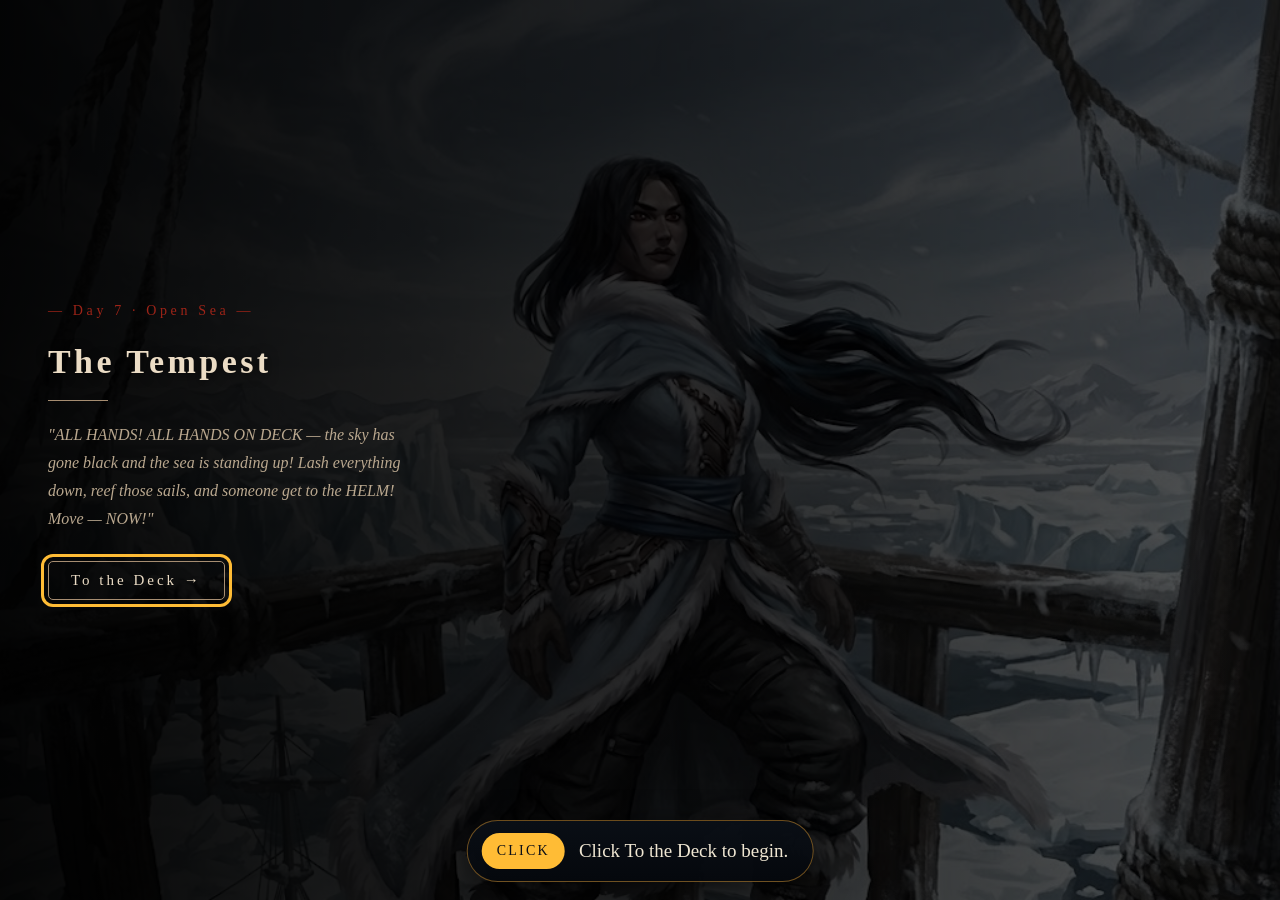
<file: weatherstorm.html>
<!doctype html>
<html lang="en">
<head>
<meta charset="utf-8"/>
<meta name="viewport" content="width=device-width, initial-scale=1, viewport-fit=cover"/>
<title>Day 7 · Weather the Storm — Aboard the Remorhaz</title>
<link rel="stylesheet" href="shared.css">
<script src="state.js"></script>
<script src="coach.js"></script>
<style>

/* ── STORM BACKGROUND ── */
.storm-bg {
  position: fixed; inset: 0; z-index: 0;
  background: url('assets/remorhaz.jpg') center/cover no-repeat;
  filter: brightness(0.22) saturate(0.45);
}
#rain-canvas {
  position: fixed; inset: 0; z-index: 1;
  pointer-events: none;
}

/* ── LAYOUT ── */
.stage {
  position: fixed; inset: 0; z-index: 2;
  display: flex; align-items: center; justify-content: center;
}
.game-area {
  display: flex; align-items: stretch;
  width: min(97vw, 1780px); height: min(93vh, 1060px);
  box-shadow: 0 30px 80px rgba(0,0,0,0.7);
}
.game-panel {
  flex: 1; position: relative; overflow: hidden;
  border: 1px solid color-mix(in oklch, var(--paper-deep) 25%, transparent);
  border-right: none;
}
.screen {
  position: absolute; inset: 0; display: none;
  flex-direction: column; align-items: center; justify-content: safe center;
  gap: 16px; padding: 28px;
  background: linear-gradient(to bottom, oklch(0.10 0.03 220), oklch(0.07 0.02 220));
  overflow-y: auto;
  /* safe center + scroll: content taller than the screen must stay reachable.
     Plain `center` pushes overflow out of both ends and the top cannot be
     scrolled back to, which hid the forward button on short windows. */
}
.screen.active { display: flex; }
/* Each screen is handed the focus on arrival so a keyboard player and a screen
   reader both land on the new stage. They are landing spots rather than
   controls, so they do not wear the focus ring — and Tab can never reach one. */
.screen[tabindex="-1"]:focus { outline: none; }

/* ── SIDEBAR ── */
.storm-sidebar {
  width: 300px; flex-shrink: 0;
  background: linear-gradient(160deg,
    color-mix(in oklch, var(--paper) 10%, var(--ink)) 0%,
    color-mix(in oklch, var(--paper) 6%, var(--sea-deep)) 100%);
  border: 1px solid color-mix(in oklch, var(--paper-deep) 28%, transparent);
  padding: 36px 28px 28px;
  display: flex; flex-direction: column; gap: 16px;
}
.storm-portrait {
  width: 100px; height: 100px; border-radius: 50%; margin: 0 auto;
  border: 2px solid var(--paper-deep);
  outline: 5px solid color-mix(in oklch, var(--paper-deep) 28%, transparent);
  background: center/cover no-repeat;
}
.npc-name  { font-family: "IM Fell English SC", serif; font-size: 18px; letter-spacing: 0.08em; color: var(--paper); text-align: center; }
.npc-role  { font-family: "Caveat", cursive; font-size: 14px; color: var(--paper-deep); text-align: center; margin-top: -8px; }
.sidebar-rule { width: 100%; height: 1px; flex-shrink: 0; background: linear-gradient(to right, transparent, var(--paper-deep), transparent); }
.npc-dialogue { font-family: "IM Fell English", serif; font-style: italic; font-size: 14.5px; line-height: 1.6; color: var(--paper); flex: 1; min-height: 80px; transition: opacity 0.35s; }
.phase-label { font-family: "IM Fell English SC", serif; font-size: 14px; letter-spacing: 0.2em; color: var(--blood); text-align: center; }
.instruction-label { font-family: "Caveat", cursive; font-size: 14px; color: var(--paper-deep); text-align: center; margin-top: -8px; }
.score-tally { display: flex; flex-direction: column; gap: 5px; }
.score-row { display: flex; justify-content: space-between; border-bottom: 1px dotted color-mix(in oklch, var(--paper-deep) 35%, transparent); padding-bottom: 4px; font-family: "IM Fell English SC", serif; font-size: 14px; letter-spacing: 0.1em; color: var(--paper-deep); }
.score-row span:last-child { font-family: "IM Fell English", serif; font-style: italic; color: var(--paper); }
.score-total-row { display: flex; justify-content: space-between; padding-top: 4px; margin-top: 2px; font-family: "IM Fell English SC", serif; font-size: 15px; letter-spacing: 0.12em; color: var(--lamp); }

/* ── INTRO SCREEN ── */
.intro-icon  { font-size: 48px; }
.intro-title { font-family: "IM Fell English SC", serif; font-size: 22px; letter-spacing: 0.1em; color: var(--lamp); text-align: center; }
.intro-body  { font-family: "IM Fell English", serif; font-style: italic; font-size: 15.5px; line-height: 1.68; color: var(--paper-dim); text-align: center; max-width: 480px; }
.mood-tag    { font-family: "IM Fell English SC", serif; font-size: 13px; letter-spacing: 0.26em; color: var(--blood); }

/* ── CHALLENGE SCREENS ── */
.challenge-wrap {
  width: 100%; max-width: 520px;
  display: flex; flex-direction: column; align-items: center; gap: 16px;
}
.stage-tag {
  font-family: "IM Fell English SC", serif;
  font-size: 13px; letter-spacing: 0.28em;
  color: var(--blood);
}
.challenge-title {
  font-family: "IM Fell English SC", serif;
  font-size: 18px; letter-spacing: 0.1em;
  color: var(--lamp); text-align: center;
}
.challenge-desc {
  font-family: "IM Fell English", serif; font-style: italic;
  font-size: 14px; line-height: 1.7;
  color: var(--paper-dim); text-align: center; max-width: 460px;
}
.challenge-rule {
  width: 80px; height: 1px;
  background: linear-gradient(to right, transparent, var(--paper-deep), transparent);
}

/* Stat + DC row */
.roll-meta {
  display: flex; align-items: center; gap: 22px;
  font-family: "IM Fell English SC", serif;
  font-size: 15px; letter-spacing: 0.16em;
  color: var(--paper-deep);
}
.roll-stat-box {
  display: flex; flex-direction: column; align-items: center; gap: 3px;
  padding: 10px 18px;
  border: 1px solid color-mix(in oklch, var(--paper-deep) 35%, transparent);
  background: rgba(0,0,0,0.35);
}
.roll-stat-name { font-size: 13px; letter-spacing: 0.22em; color: var(--blood); }
.roll-stat-mod  { font-size: 22px; letter-spacing: 0; color: var(--lamp); }
.roll-dc-box {
  display: flex; flex-direction: column; align-items: center; gap: 3px;
  padding: 10px 18px;
  border: 1px solid color-mix(in oklch, var(--paper-deep) 35%, transparent);
  background: rgba(0,0,0,0.35);
}
.roll-dc-label { font-size: 13px; letter-spacing: 0.22em; color: var(--paper-deep); }
.roll-dc-val   { font-size: 22px; letter-spacing: 0; color: var(--paper); }

/* d20 die */
.die-wrap {
  display: flex; flex-direction: column; align-items: center; gap: 10px;
}
.die-face {
  width: 88px; height: 88px;
  clip-path: polygon(50% 0%, 97% 28%, 81% 95%, 19% 95%, 3% 28%);
  background: linear-gradient(135deg, oklch(0.18 0.04 230), oklch(0.12 0.03 230));
  border: none;
  display: flex; align-items: center; justify-content: center;
  font-family: "IM Fell English SC", serif;
  font-size: 36px; color: var(--paper);
  transition: color 0.2s;
  position: relative;
}
.die-face::before {
  content: "";
  position: absolute; inset: 0;
  clip-path: inherit;
  border: 2px solid color-mix(in oklch, var(--paper-deep) 60%, transparent);
  pointer-events: none;
}
.die-face.spinning { animation: die-spin 0.12s linear infinite; }
@keyframes die-spin {
  0%   { transform: rotate(0deg); }
  100% { transform: rotate(360deg); }
}
.die-face.nat20 { color: var(--lamp); }
.die-face.nat1  { color: var(--blood); }

.roll-equation {
  font-family: "IM Fell English SC", serif;
  font-size: 14px; letter-spacing: 0.18em;
  color: var(--paper-deep); text-align: center;
  min-height: 20px;
  transition: opacity 0.3s;
}

/* Roll button */
.roll-btn {
  font-family: "IM Fell English SC", serif;
  font-size: 15px; letter-spacing: 0.22em;
  color: var(--paper); background: transparent;
  border: 1px solid var(--paper-deep);
  padding: 11px 30px; cursor: pointer;
  transition: all 0.2s;
}
.roll-btn:hover:not(:disabled) {
  background: rgba(255,255,255,0.07);
  border-color: var(--paper);
}
/* Spent rather than disabled: a disabled button leaves the tab order the instant
   it is pressed, which throws a keyboard player's focus back to the top of the
   page in the middle of their own roll. */
.roll-btn:disabled,
.roll-btn[aria-disabled="true"] { opacity: 0.35; cursor: not-allowed; }
.roll-btn[aria-disabled="true"]:hover { background: transparent; border-color: var(--paper-deep); }

/* Result reveal */
.check-result {
  font-family: "IM Fell English SC", serif;
  font-size: 14px; letter-spacing: 0.2em;
  text-align: center; min-height: 20px;
  padding: 6px 0;
}
.check-result.success { color: var(--lamp); }
.check-result.failure { color: var(--blood); }
.check-result.critical-success { color: #e8a43a; }
.check-result.critical-failure { color: #c0392b; }

.outcome-text {
  font-family: "IM Fell English", serif; font-style: italic;
  font-size: 13.5px; line-height: 1.65;
  color: var(--paper-dim); text-align: center; max-width: 440px;
  min-height: 40px; transition: opacity 0.4s;
}

/* Continue / next-stage button */
.next-btn {
  font-family: "IM Fell English SC", serif;
  font-size: 14px; letter-spacing: 0.22em;
  color: var(--paper); background: transparent;
  border: 1px solid color-mix(in oklch, var(--paper-deep) 55%, transparent);
  padding: 10px 28px; cursor: pointer;
  transition: all 0.2s; opacity: 0;
  pointer-events: none;
}
.next-btn.visible { opacity: 1; pointer-events: auto; }
.next-btn:hover { border-color: var(--paper); background: rgba(255,255,255,0.06); }
/* Backs the inert attribute each stage button carries until its roll resolves —
   an invisible button that still takes focus let a keyboard player tab straight
   through all three checks and reach the verdict without rolling once. */
.next-btn[inert] { pointer-events: none; }

/* ── RESULT SCREEN ── */
.result-card {
  background: linear-gradient(135deg, var(--paper) 0%, var(--paper-dim) 100%);
  color: var(--ink); padding: 32px 44px; max-width: 500px; width: 92%;
  text-align: center;
  box-shadow: 0 20px 60px rgba(0,0,0,0.65), inset 0 0 0 1px rgba(255,255,255,0.3);
  animation: card-rise 0.55s cubic-bezier(0.2,0.8,0.3,1) both;
  position: relative; overflow: hidden;
}
.result-card::before {
  content: ""; position: absolute; inset: 0;
  background: radial-gradient(ellipse at 80% 110%, color-mix(in oklch, var(--blood) 7%, transparent), transparent 60%);
  pointer-events: none;
}
@keyframes card-rise { from{transform:translateY(36px);opacity:0} to{transform:translateY(0);opacity:1} }
.result-tag     { font-family:"IM Fell English SC",serif; font-size:10px; letter-spacing:0.28em; color:var(--blood); margin-bottom:6px; }
.result-score   { font-family:"IM Fell English SC",serif; font-size:52px; letter-spacing:0.04em; color:var(--ink); line-height:1; }
.result-max     { font-family:"Caveat",cursive; font-size:18px; color:oklch(0.5 0.04 45); margin-bottom:8px; }
.result-verdict { font-family:"IM Fell English",serif; font-style:italic; font-size:15px; line-height:1.6; color:oklch(0.35 0.04 45); margin-bottom:16px; }
.result-btn     { font-family:"IM Fell English SC",serif; font-size:11px; letter-spacing:0.22em; color:var(--paper); background:var(--ink); border:none; padding:12px 30px; cursor:pointer; transition:background 0.2s; margin: 4px; }
.result-btn:hover { background:oklch(0.22 0.04 45); }

/* ── OPENING CINEMATIC ── */
.cin-storm {
  position: fixed; inset: 0; z-index: 200;
  display: flex; align-items: stretch;
  background: #000; opacity: 0;
  transition: opacity 0.7s ease;
}
.cin-storm.visible { opacity: 1; }
.cin-storm-bg {
  position: absolute; inset: 0;
  background: url('assets/ursula-cin.jpg') center top/cover no-repeat;
  filter: brightness(0.35) saturate(0.5);
}
.cin-storm-gradient {
  position: absolute; inset: 0;
  background: linear-gradient(90deg, rgba(0,0,0,0.92) 0%, rgba(0,0,0,0.45) 55%, transparent 100%);
}
.cin-storm-content {
  position: relative; z-index: 2;
  width: 480px; flex-shrink: 0;
  padding: 60px 48px;
  display: flex; flex-direction: column;
  justify-content: center; gap: 20px;
}
.cin-storm-eyebrow {
  font-family: "IM Fell English SC", serif;
  font-size: 14px; letter-spacing: 0.26em; color: var(--blood);
}
.cin-storm-name {
  font-family: "IM Fell English SC", serif;
  font-size: 34px; letter-spacing: 0.1em;
  color: var(--paper); line-height: 1.1;
  text-shadow: 0 2px 12px rgba(0,0,0,0.7);
}
.cin-storm-rule { width: 60px; height: 1px; background: var(--paper-deep); }
.cin-storm-quote {
  font-family: "IM Fell English", serif; font-style: italic;
  font-size: 16px; line-height: 1.75; color: var(--paper-dim); max-width: 360px;
}
.cin-storm-btn {
  align-self: flex-start;
  font-family: "IM Fell English SC", serif;
  font-size: 15px; letter-spacing: 0.2em;
  color: var(--paper); background: transparent;
  border: 1px solid var(--paper-deep); padding: 10px 22px;
  cursor: pointer; transition: all 0.2s; margin-top: 8px;
}
.cin-storm-btn:hover { background: rgba(255,255,255,0.08); border-color: var(--paper); }

/* ── LIGHTNING ── */
.lightning-flash {
  position: fixed; inset: 0; z-index: 999;
  background: rgba(210,230,255,0.45);
  pointer-events: none; opacity: 1;
  transition: opacity 0.25s ease;
}

/* ── NARROW SCREENS ──
   The shared 860px breakpoint stacks the sidebar, but this page centres its
   game-area inside a fixed, full-viewport .stage and lays every screen out at
   position:absolute — once stacked, the panel has no in-flow content to give it
   height and whatever spills past the window cannot be scrolled to. So let the
   stage flow, let the showing screen flow inside it, and let the roll-meta row
   wrap: on a 390px phone its three boxes are sharing about 59px otherwise. */
@media (max-width: 860px) {
  .stage { position: relative; display: block; padding: 16px 0 28px; }
  .game-area { margin: 0 auto; }
  .screen { position: static; padding: 22px 18px; min-height: 58vh; }
  .challenge-wrap { gap: 13px; }
  .roll-meta { flex-wrap: wrap; justify-content: center; gap: 14px 22px; }
  .challenge-desc, .outcome-text, .intro-body { max-width: 100%; }
  .cin-storm { overflow-y: auto; }
  .cin-storm-content { width: 100%; padding: 40px 26px; }
  .cin-storm-name { font-size: 26px; }
}

/* ── ROOM FOR THE COACH BAR ──
   The instruction bar is fixed to the bottom of the viewport, and .game-area
   reaches to within about 3vh of that same edge. On a laptop-height window the
   last thing on a screen — which is exactly the button the gold ring is
   pointing at — came to rest underneath the bar. Reserve the height here
   rather than move the bar: it sits in the same place in every scene, and that
   sameness is the point of it. */
.screen:where(:not(#screen-result)) { padding-bottom: 92px; }
@media (max-width: 860px) {
  /* Stacked, the panel is no longer pinned to the bottom of the window — the
     document itself scrolls — so the screens keep their own spacing and the
     clearance goes on the end of the page, where the bar actually sits. */
  .screen { padding-bottom: 22px; }
  body { padding-bottom: 84px; }
}

/* ── THE BAR OVER THE CINEMATIC ──
   Every other scene's opening card sits below the bar's layer — icefloe's is
   z-index 20 against the bar's 30 — so the day's first instruction is readable
   from the first frame. This page's card is z-index 200 over an opaque black,
   which painted the bar underneath it and left the one moment in the scene
   with no instruction on screen at all. Lift the bar here rather than drop the
   card: the card is what the lightning flash and the page fade are layered
   against. Still under the flash (999) and the fade (9999), and the bar is
   pointer-events:none, so it cannot come between the player and the button. */
</style>
</head>
<body>
<div id="page-fade" class="page-fade in"></div>

<!-- The whole set-piece — the roll, the arithmetic, the verdict and what it did
     to the ship — is text injected without a focus change, so a screen reader is
     told none of it unless it is routed through here. Lives outside .stage,
     which goes inert behind the opening cinematic. -->
<div id="storm-live" class="sr-only" role="status" aria-live="polite" aria-atomic="true"></div>

<!-- Rain canvas -->
<canvas id="rain-canvas" aria-hidden="true"></canvas>
<div class="storm-bg"></div>

<!-- Opening cinematic -->
<div id="cin-storm" class="cin-storm">
  <div class="cin-storm-bg"></div>
  <div class="cin-storm-gradient"></div>
  <div class="cin-storm-content">
    <div class="cin-storm-eyebrow">— Day 7 · Open Sea —</div>
    <h2 class="cin-storm-name">The Tempest</h2>
    <div class="cin-storm-rule"></div>
    <p class="cin-storm-quote">"ALL HANDS! ALL HANDS ON DECK — the sky has gone black and the sea is standing up! Lash everything down, reef those sails, and someone get to the HELM! Move — NOW!"</p>
    <button class="cin-storm-btn" id="cin-enter">To the Deck →</button>
  </div>
</div>

<!-- Game — inert until the cinematic is dismissed. The overlay hides the deck
     from a sighted player, but every button behind it stayed tabbable. -->
<div class="stage" inert>
  <div class="game-area">

    <!-- Main panel -->
    <div class="game-panel">

      <!-- Intro -->
      <div class="screen active" id="screen-intro" tabindex="-1">
        <div class="intro-icon">⛈</div>
        <div class="mood-tag">DAY 7 · THE TEMPEST</div>
        <div class="intro-title">All Hands on Deck</div>
        <p class="intro-body">
          Without warning, the sky turns from pewter to absolute black. The wind shifts in seconds from a steady breeze to a howling gale — and then the first wave strikes the broadside like a siege engine. The world becomes noise and water and cold.<br><br>
          Three crises demand your attention at once. There is no order to chaos. Choose your battles.
        </p>
        <button class="btn-primary" id="begin-btn">Face the Storm →</button>
      </div>

      <!-- Stage 1: Cargo — STR -->
      <div class="screen" id="screen-cargo" tabindex="-1">
        <div class="challenge-wrap">
          <div class="stage-tag">STAGE 1 OF 3 · SECURING THE CARGO</div>
          <div class="challenge-title">The Lower Decks</div>
          <p class="challenge-desc" id="cargo-desc">Loading...</p>
          <div class="challenge-rule"></div>
          <div class="roll-meta">
            <div class="roll-stat-box">
              <div class="roll-stat-name">STRENGTH</div>
              <div class="roll-stat-mod" id="cargo-mod">—</div>
            </div>
            <div class="die-wrap">
              <div class="die-face" id="cargo-die"><span id="cargo-die-num">?</span></div>
              <div class="roll-equation" id="cargo-eq"></div>
            </div>
            <div class="roll-dc-box">
              <div class="roll-dc-label">DIFFICULTY</div>
              <div class="roll-dc-val">DC 5</div>
            </div>
          </div>
          <div class="check-result" id="cargo-result"></div>
          <p class="outcome-text" id="cargo-outcome"></p>
          <button class="roll-btn" id="cargo-roll-btn">Roll d20 →</button>
          <button class="next-btn" id="cargo-next" inert>Stage Two: The Rigging →</button>
        </div>
      </div>

      <!-- Stage 2: Rigging — DEX -->
      <div class="screen" id="screen-rigging" tabindex="-1">
        <div class="challenge-wrap">
          <div class="stage-tag">STAGE 2 OF 3 · REEFING THE SAILS</div>
          <div class="challenge-title">Into the Rigging</div>
          <p class="challenge-desc" id="rig-desc">Loading...</p>
          <div class="challenge-rule"></div>
          <div class="roll-meta">
            <div class="roll-stat-box">
              <div class="roll-stat-name">DEXTERITY</div>
              <div class="roll-stat-mod" id="rig-mod">—</div>
            </div>
            <div class="die-wrap">
              <div class="die-face" id="rig-die"><span id="rig-die-num">?</span></div>
              <div class="roll-equation" id="rig-eq"></div>
            </div>
            <div class="roll-dc-box">
              <div class="roll-dc-label">DIFFICULTY</div>
              <div class="roll-dc-val">DC 5</div>
            </div>
          </div>
          <div class="check-result" id="rig-result"></div>
          <p class="outcome-text" id="rig-outcome"></p>
          <button class="roll-btn" id="rig-roll-btn">Roll d20 →</button>
          <button class="next-btn" id="rig-next" inert>Stage Three: The Helm →</button>
        </div>
      </div>

      <!-- Stage 3: Helm — WIS -->
      <div class="screen" id="screen-helm" tabindex="-1">
        <div class="challenge-wrap">
          <div class="stage-tag">STAGE 3 OF 3 · HOLDING THE HELM</div>
          <div class="challenge-title">The Wheel</div>
          <p class="challenge-desc" id="helm-desc">Loading...</p>
          <div class="challenge-rule"></div>
          <div class="roll-meta">
            <div class="roll-stat-box">
              <div class="roll-stat-name">WISDOM</div>
              <div class="roll-stat-mod" id="helm-mod">—</div>
            </div>
            <div class="die-wrap">
              <div class="die-face" id="helm-die"><span id="helm-die-num">?</span></div>
              <div class="roll-equation" id="helm-eq"></div>
            </div>
            <div class="roll-dc-box">
              <div class="roll-dc-label">DIFFICULTY</div>
              <div class="roll-dc-val">DC 5</div>
            </div>
          </div>
          <div class="check-result" id="helm-result"></div>
          <p class="outcome-text" id="helm-outcome"></p>
          <button class="roll-btn" id="helm-roll-btn">Roll d20 →</button>
          <button class="next-btn" id="helm-next" inert>See Your Fate →</button>
        </div>
      </div>

      <!-- Result -->
      <div class="screen" id="screen-result" tabindex="-1">
        <div class="result-card" id="result-card">
          <div class="result-tag">DAY 7 · THE TEMPEST</div>
          <div class="result-score" id="result-score">—</div>
          <div class="result-max">/ 10</div>
          <p class="result-verdict" id="result-verdict">—</p>
          <button class="result-btn" id="hub-btn">Return to the Remorhaz →</button>
          <button class="result-btn" id="retry-btn" style="display:none">Try Again</button>
        </div>
      </div>

    </div><!-- end game-panel -->

    <!-- Sidebar -->
    <div class="storm-sidebar">
      <div class="storm-portrait" id="sidebar-portrait"
           style="background-image: url('assets/ursula.jpg')"></div>
      <div class="npc-name">Ursula Elara</div>
      <div class="npc-role">Navigator &amp; Lookout</div>
      <div class="sidebar-rule"></div>
      <div class="npc-dialogue" id="sidebar-dialogue">
        From the crow's nest she can see everything at once — and what she sees is fury.
      </div>
      <div class="npc-dialogue" id="himmselk-note" style="display:none;margin-top:8px;color:rgba(160,220,255,0.85);font-size:13px;border-left:2px solid rgba(160,220,255,0.5);padding-left:8px;">
        "It's a good thing we spotted that Himmselk Isful a few days ago, otherwise this'd be a doozy of a nightmare to deal with!"
      </div>
      <div class="phase-label" id="sidebar-phase">DAY 7 · THE TEMPEST</div>
      <div class="instruction-label" id="sidebar-inst">Three crises. One ship. No margin for error.</div>
      <div class="sidebar-rule"></div>
      <div class="score-tally" id="score-tally">
        <div class="score-row"><span>CARGO</span><span id="tally-cargo">—</span></div>
        <div class="score-row"><span>RIGGING</span><span id="tally-rig">—</span></div>
        <div class="score-row"><span>HELM</span><span id="tally-helm">—</span></div>
        <div class="score-total-row"><span>HELD</span><span id="tally-total">0 / 3</span></div>
      </div>
    </div>

  </div><!-- end game-area -->
</div><!-- end stage -->

<script>
/* ── PAGE TRANSITION ── */
const _pf = document.getElementById("page-fade");
setTimeout(() => { if (_pf) _pf.classList.remove("in"); }, 50);
function _navigateTo(url) {
  if (!_pf) { window.location.href = url; return; }
  _pf.classList.add("in");
  // The timer is the guarantee. transitionend can go unfired and leave the player
  // on a black screen that goes nowhere; index.html has the full story.
  let _navDone = false;
  const _go = () => { if (_navDone) return; _navDone = true; window.location.href = url; };
  _pf.addEventListener("transitionend", _go, { once: true });
  setTimeout(_go, 700); // just past the 0.6s fade in shared.css
}

/* ── RAIN ── */
(function initRain() {
  const canvas = document.getElementById("rain-canvas");
  const ctx = canvas.getContext("2d");
  function resize() { canvas.width = window.innerWidth; canvas.height = window.innerHeight; }
  resize();
  window.addEventListener("resize", resize);

  const drops = Array.from({ length: 220 }, () => ({
    x: Math.random() * window.innerWidth,
    y: Math.random() * window.innerHeight,
    len: 12 + Math.random() * 18,
    speed: 14 + Math.random() * 12,
    opacity: 0.15 + Math.random() * 0.25
  }));

  function draw() {
    ctx.clearRect(0, 0, canvas.width, canvas.height);
    drops.forEach(d => {
      ctx.strokeStyle = `rgba(174,194,224,${d.opacity})`;
      ctx.lineWidth = 0.8;
      ctx.beginPath();
      ctx.moveTo(d.x, d.y);
      ctx.lineTo(d.x + d.len * 0.32, d.y + d.len);
      ctx.stroke();
      d.x += 1.8; d.y += d.speed;
      if (d.y > canvas.height + d.len) { d.y = -d.len; d.x = Math.random() * canvas.width; }
      if (d.x > canvas.width + d.len)  { d.x = -d.len; }
    });
    requestAnimationFrame(draw);
  }
  draw();

  // Periodic random lightning
  function scheduleLightning() {
    setTimeout(() => { flashLightning(); scheduleLightning(); }, 8000 + Math.random() * 12000);
  }
  scheduleLightning();
})();

function flashLightning(strong) {
  // The shared stylesheet hides .lightning-flash under prefers-reduced-motion,
  // but the element was still built every strike — and a strong one queues a
  // second. A photosensitivity risk is not a styling question, so the flash is
  // declined here rather than painted and hidden.
  if (Remorhaz.reducedMotion()) return;
  const fl = document.createElement("div");
  fl.className = "lightning-flash";
  fl.style.background = strong ? "rgba(220,240,255,0.55)" : "rgba(200,220,255,0.3)";
  document.body.appendChild(fl);
  requestAnimationFrame(() => {
    fl.style.opacity = "0";
    setTimeout(() => fl.remove(), 300);
  });
  if (strong) {
    setTimeout(() => {
      const fl2 = document.createElement("div");
      fl2.className = "lightning-flash";
      fl2.style.background = "rgba(200,220,255,0.25)";
      document.body.appendChild(fl2);
      requestAnimationFrame(() => { fl2.style.opacity = "0"; setTimeout(() => fl2.remove(), 250); });
    }, 80);
  }
}

/* ── MAIN GAME ── */
(function() {
  const raw  = JSON.parse(localStorage.getItem("remorhaz") || "{}");
  const charKey = Remorhaz.charId(); // prefers the stored id; name-matching is only its fallback

  /* Character-specific content */
  const CHAR = {
    relyt: {
      cargoDesc: "Barrels of salted provisions and iron shot have broken their lashings — each wave sends them crashing across the hold. Your arcane training was not made for this. But the ship was, and right now the ship needs you.",
      rigDesc:   "The mainsail bellies and snaps like a crack of thunder. You have to climb the ice-slick shrouds in howling wind and reef the canvas before it shreds completely. Your hands are a wizard's, not a sailor's.",
      helmDesc:  "The helmsman is down — unconscious, bleeding from a boom-strike. The wheel spins free. You grab it and look into the black face of a forty-foot wave. But you can read patterns — you always could.",
      cargoFail: "The rope tears from your grip. A barrel punches through a bulkhead strake with a sound like a hammer. Water begins to trickle in from the impact damage.",
      cargoSucc: "You find leverage where others find brute force — using a fallen spar as a wedge, you work the cargo into its cradles and lash it tight just as the next wave hits.",
      cargoNat20: "A flash of arcane intuition: you feel the ship's next pitch before it comes and time the bracing perfectly. The cargo shifts not an inch.",
      cargoNat1:  "The barrel catches you on the shoulder as it rolls — you go down hard. When you rise, the hold has taken on water and your arm aches badly.",
      rigFail:   "The shroud is ice over rope over nothing — your foot slips on the third ratline. You grab flailing canvas instead of the reef point, and the sail shreds another two yards.",
      rigSucc:   "Slow, deliberate, methodical — exactly wrong for a sailor, exactly right for someone who must not fall. You reef the sail without error.",
      rigNat20:  "You take one moment to read the wind's rhythm, then move in perfect sync with it. The sail comes down as if it chose to.",
      rigNat1:   "The shroud whips in the gust and takes your feet out from under you. You catch yourself by one arm ten feet up, terrified. You descend without completing the reef.",
      helmFail:  "You read the water too late — the wave logic escapes you and you call the turn a moment behind it. The ship takes the swell on the shoulder and shudders down to her keel.",
      helmSucc:  "You read the sea like a chart: the swells have a pattern, and you find it. You turn the Remorhaz into the monster wave nose-first. She climbs it like a mountain.",
      helmNat20: "You feel the ocean's intent as clearly as written text. You have the wheel turned a full breath before the rogue wave crests. Ursula shouts something from above — you think it might be admiration.",
      helmNat1:  "You fight the wheel like an opponent rather than a tool — it spins, you overcorrect, and the ship heels terrifyingly to port before a screaming Kalt takes the helm from you.",
    },
    lucy: {
      cargoDesc: "Heavy crates and a loose cannon-ball careen across the hold with each pitch of the hull. You're fast and sure-footed on your worst day — but the deck is slick, the crates are heavy, and the sea doesn't care about your talents.",
      rigDesc:   "The mainsail is tearing loose in the gale. You have to climb — you have climbed worse, in worse weather, for worse reasons. But those jobs didn't require you to reef forty square feet of soaked canvas in a full gale.",
      helmDesc:  "The helmsman is sprawled on the deck. The wheel is free. You grab it with both hands and look up at a wall of black water. You've balanced on a knife-edge before. This is bigger.",
      cargoFail: "The wet rope slides right through even your grip. A crate launches across the hold and splinters against the wall, spilling its contents into the bilge water.",
      cargoSucc: "Balance compensates for raw power. You use your body as a fulcrum, redirecting the cargo's own momentum into the cradles and roping it down before the next surge.",
      cargoNat20: "You dance around the rolling barrels like they're part of a routine, flipping the last one into place with a kick just before the wave hits. Kalt stares at you in disbelief.",
      cargoNat1:  "The deck lurches under you and, for once in your life, you lose your footing. You go down hard, and a barrel rolls over your leg. You're bruised, winded, and the cargo is everywhere.",
      rigFail:   "Your palms are sure but the rope is a river of cold. The reef point slips out of your fingers three times before the next gust rips the section loose entirely.",
      rigSucc:   "You run the ratlines like a rooftop — impossibly calm, impossibly sure. The reef is tied before the next gust even reaches the mast.",
      rigNat20:  "You find a rhythm in the chaos — climbing in the same direction the rigging sways, working with the ship rather than against it. You're back on deck in under a minute. The sail is perfect.",
      rigNat1:   "A rope snaps and whips across your cheek — you lose your hold and slide three feet down the shroud, burning your palms. You make it down safely, but the sail is not reefed.",
      helmFail:  "The sea's rhythm feels alien under your feet. You overcorrect twice, and the second time the Remorhaz takes a wave broadside. A crewman is thrown from his feet.",
      helmSucc:  "You feel the deck, read the shape of the water pressing up through the keel, and match the wheel to the wave's intent. The bow rises into the swell perfectly.",
      helmNat20: "The sea is a puzzle and you solve it in seconds. The wheel moves under your hands as if it always knew where it was going.",
      helmNat1:  "The wheel is nothing like anything you've trained on. It spins too fast and you can't find the feedback. The ship yaws, and a wave takes her full on the beam.",
    },
    irene: {
      cargoDesc: "Heavy cargo has broken loose below — a cannon, three barrels of iron shot, and crates of salted beef are sliding and crashing with every pitch. You were made for this. The cargo was not expecting you.",
      rigDesc:   "The mainsail is tearing free. You have to climb the ice-coated shrouds, in a gale, and muscle forty pounds of wet canvas into a reef. Brute strength might work where technique fails. Or it might make everything worse.",
      helmDesc:  "The helmsman is down. The wheel is spinning free. You cross the tilting deck, grab the spokes, and find a forty-foot black wall of water coming fast. Your instincts have never steered you wrong on land.",
      cargoFail: "You plant your feet and shove — but the ship pitches at exactly the wrong moment and the cannon rolls over your boot. You get it stopped, but a crate of provisions goes over the side through the open hatch.",
      cargoSucc: "You plant yourself against the sliding cannon like a wall and push it into its cradle with a sound like an avalanche stopping. You rope it down in three motions. Simple.",
      cargoNat20: "The cannon hits you at full roll and you hit it back. It doesn't move again. The crew in the hold cheers — they actually cheer — over the sound of the storm.",
      cargoNat1:  "The deck pitches hard as you brace — your footing fails and the cannon pins your arm briefly against the bulkhead. You break free before it does real damage, but it's loose and the hold is a wreck.",
      rigFail:   "Brute force on an ice-coated rope over a thirty-foot drop is exactly what it sounds like. You tear the reef point free of the line trying to pull it, and the sail shreds another three feet.",
      rigSucc:   "Slow and methodical is not your style, but you find it here — hand over hand, deliberate, until the canvas comes down and you've tied it off. Not elegant. Done.",
      rigNat20:  "You haul the sail down as if it insulted your mother. It's reefed, it's tight, and you did it in forty seconds. Kalt looks like she wants to cry with relief.",
      rigNat1:   "The rigging fights back. You pull when you should slack, and a yard-arm swings around and catches you across the shoulders. You make it down — the sail does not come with you.",
      helmFail:  "You fight the wheel like an opponent — it's a bad strategy against the ocean. You force the rudder when it needs to be guided, and the ship takes a wave badly on the quarter.",
      helmSucc:  "Raw instinct: you feel the monster wave a breath before it crests, and you throw your whole body into the turn. The Remorhaz climbs it bow-first, straight and true.",
      helmNat20: "You don't think. You let your hands and the sea settle into agreement. Something animal in you reads the water perfectly. The crew is white-knuckled when it's over. You look calm.",
      helmNat1:  "You wrestle the wheel like an enemy — and lose. The sea wins this one. The ship yaws hard, takes a wave on the beam, and you hear something crack below the waterline.",
    }
  };
  const C = CHAR[charKey];

  /* Stat modifiers — each is the ability its own roll box names. Read via Remorhaz.stat():
     character-select stores long-lowercase keys, so s.STR / s.DEX / s.WIS were always 0. */
  const STR = Remorhaz.stat("strength");
  const DEX = Remorhaz.stat("dexterity");
  const WIS = Remorhaz.stat("wisdom");
  // Ursula's Day 3 favour: +1 to observation — the helm is the check that reads the water.
  const navFavour = Remorhaz.navigatorFavour();
  const himmselkSpotted = !!raw.himmselkSpotted;
  const DC  = himmselkSpotted ? 4 : 7; // Easier if Himmselk Isful was spotted on Day 3

  function fmtMod(n) { return n >= 0 ? "+" + n : "" + n; }

  /* ── COACH COPY ──
     The bar along the bottom is the game talking to the player as a player,
     and this scene had nothing of the kind: three ability checks in a row,
     and nowhere did it say that a check is played by pressing Roll d20, nor
     what the DIFFICULTY box was asking of you. One line per moment, said at
     the moment, rather than a block of rules on the splash.

     Each line reads the DC off the same constant the check itself uses, so
     the bar cannot drift from the boxes the way the hardcoded "DC 5" did. */
  const helmStat = navFavour ? "Wisdom and Navigator's Favour" : "Wisdom";
  const COACH = {
    cargo: {
      roll: `Click Roll d20. The die plus your Strength must reach DC ${DC}.`,
      next: "Click Stage Two: The Rigging."
    },
    rig: {
      roll: `Click Roll d20. The die plus your Dexterity must reach DC ${DC}.`,
      next: "Click Stage Three: The Helm."
    },
    helm: {
      roll: `Click Roll d20. The die plus your ${helmStat} must reach DC ${DC}.`,
      next: "Click See Your Fate for the verdict."
    }
  };

  /* Opening a stage: the bar states the one action, the ring marks the one
     control — the same gold ring the hub puts on whose turn it is. */
  function coachStage(stageId) {
    Coach.say(COACH[stageId].roll, "CLICK");
    Coach.target("#" + stageId + "-roll-btn");
  }

  /* Track results */
  const results = { cargo: null, rig: null, helm: null };
  let score = 0;

  /* ── OPENING CINEMATIC ── */
  const cin = document.getElementById("cin-storm");
  const stageEl = document.querySelector(".stage");
  setTimeout(() => {
    cin.classList.add("visible");
    // The bar arrives with the card, not after it: the very first moment of the
    // day is already a moment with exactly one thing to do in it, and the ring
    // is drawn on the button inside the card, where it is visible either way.
    Coach.say("Click To the Deck to begin.", "CLICK");
    Coach.target("#cin-enter");
  }, 120);

  document.getElementById("cin-enter").addEventListener("click", () => {
    cin.style.transition = "opacity 0.5s";
    cin.style.opacity = "0";
    setTimeout(() => {
      cin.style.display = "none";
      // The deck was inert while the cinematic covered it; hand it back now,
      // and hand focus to the one control standing on it.
      stageEl.removeAttribute("inert");
      document.getElementById("begin-btn").focus();
      // The card is gone and the deck is live, so the bar moves on with it.
      // target() untargets the cinematic's button on its way past.
      Coach.say("Click Face the Storm to go up on deck.", "CLICK");
      Coach.target("#begin-btn");
    }, 520);
  });

  /* ── INIT SCREENS ── */
  document.getElementById("cargo-mod").textContent = fmtMod(STR);
  document.getElementById("rig-mod").textContent   = fmtMod(DEX);
  document.getElementById("helm-mod").textContent  = fmtMod(WIS);

  // The three DIFFICULTY boxes shipped hardcoded as "DC 5" while the real check
  // is DC 7 — or DC 4 when the Himmselk Isful was sighted on Day 3. The player
  // read "DC 5", rolled a 6, was told it failed, and reasonably concluded the
  // dice were broken. Worse, it hid the one visible payoff of that Day 3 sighting.
  document.querySelectorAll(".roll-dc-val").forEach(el => { el.textContent = "DC " + DC; });
  document.getElementById("cargo-desc").textContent = C.cargoDesc;
  document.getElementById("rig-desc").textContent   = C.rigDesc;
  document.getElementById("helm-desc").textContent  = C.helmDesc;

  /* ── SCREEN SWITCHER ── */
  function goToScreen(id) {
    document.querySelectorAll(".screen").forEach(s => s.classList.remove("active"));
    const next = document.getElementById(id);
    next.classList.add("active");
    // The screen being left goes display:none, taking the button that was just
    // pressed — and the focus on it — down with it. Land on the new screen
    // instead: a keyboard player tabs on from here, a reader reads on from here.
    next.focus();
  }

  /* ── ANNOUNCER ──
     One polite region for the whole set-piece, populated after the page has
     already been written so the announcement matches what is on screen. */
  const liveEl = document.getElementById("storm-live");
  function announce(msg) {
    if (liveEl) liveEl.textContent = msg;
  }

  if (himmselkSpotted) {
    const hn = document.getElementById("himmselk-note");
    if (hn) hn.style.display = "block";
  }

  document.getElementById("begin-btn").addEventListener("click", () => {
    setSidebar("The lower decks are chaos — barrels and shot crashing with every wave, punishing the hull from the inside.", "STAGE 1 OF 3 · CARGO", "Secure the rolling cargo before it staves in the hull.");
    goToScreen("screen-cargo");
    coachStage("cargo");
    flashLightning(true);
  });

  /* ── DICE ROLLER ── */
  function rollCheck(stageId, modifier, onDone, bonus, bonusLabel) {
    const dieEl    = document.getElementById(stageId + "-die");
    const numEl    = document.getElementById(stageId + "-die-num");
    const eqEl     = document.getElementById(stageId + "-eq");
    const rollBtn  = document.getElementById(stageId + "-roll-btn");
    const resultEl = document.getElementById(stageId + "-result");
    const outEl    = document.getElementById(stageId + "-outcome");
    const nextBtn  = document.getElementById(stageId + "-next");

    // Marked spent rather than disabled — disabling drops the button out of the
    // tab order the instant it is pressed and dumps a keyboard player's focus on
    // the body, mid-roll. aria-disabled says the same thing and holds the focus.
    if (rollBtn.getAttribute("aria-disabled") === "true") {
      // Pressing a spent button did nothing at all, which reads as a dead
      // control. Say which of the two it is: the die is still in the air, or
      // the check is finished and the way on is the stage button. No miss
      // flash — the player has not done anything wrong, only early or twice.
      if (nextBtn.hasAttribute("inert")) {
        Coach.say("The die is still rolling.", "WATCH");
      } else {
        Coach.say("This roll is spent. " + COACH[stageId].next, "CLICK");
        Coach.target(nextBtn);
      }
      return;
    }
    rollBtn.setAttribute("aria-disabled", "true");
    // The press is answered the instant it lands: the ring leaves the button
    // it has just spent, and the bar covers the second and a half of spin.
    Coach.untarget();
    Coach.say("The die is rolling.", "WATCH");
    dieEl.classList.add("spinning");
    numEl.textContent = "?";
    eqEl.textContent  = "";
    resultEl.textContent = "";
    resultEl.className = "check-result";
    outEl.textContent = "";
    outEl.style.opacity = "0";

    let frame = 0;
    const frames = 16;
    const interval = setInterval(() => {
      numEl.textContent = Math.floor(Math.random() * 20) + 1;
      frame++;
      if (frame >= frames) {
        clearInterval(interval);
        const roll = Math.floor(Math.random() * 20) + 1;
        const extra = bonus || 0;
        const total = roll + modifier + extra;
        const success = total >= DC;
        const natTwenty = roll === 20;
        const natOne    = roll === 1;

        dieEl.classList.remove("spinning");
        numEl.textContent = roll;
        if (natTwenty) dieEl.classList.add("nat20");
        if (natOne)    dieEl.classList.add("nat1");

        // An earned bonus gets its own term — it must never vanish into the stat modifier.
        const extraTerm = extra ? ` +${extra} ${bonusLabel || ""}`.trimEnd() : "";
        eqEl.textContent = `${roll} ${modifier >= 0 ? "+" : ""}${modifier}${extraTerm} = ${total} vs DC ${DC}`;

        setTimeout(() => {
          if (natTwenty) {
            resultEl.textContent = "CRITICAL SUCCESS";
            resultEl.className = "check-result critical-success";
            flashLightning(true);
          } else if (natOne) {
            resultEl.textContent = "CRITICAL FAILURE";
            resultEl.className = "check-result critical-failure";
          } else if (success) {
            resultEl.textContent = "SUCCESS";
            resultEl.className = "check-result success";
            flashLightning(false);
          } else {
            resultEl.textContent = "FAILURE";
            resultEl.className = "check-result failure";
          }

          outEl.style.opacity = "0";
          setTimeout(() => {
            onDone(roll, total, success, natTwenty, natOne);
            outEl.style.transition = "opacity 0.5s";
            outEl.style.opacity = "1";
            nextBtn.classList.add("visible");
            // Only now has the stage actually been played, so only now does its
            // button rejoin the tab order.
            nextBtn.removeAttribute("inert");
            // Did that work, and what now. The wording follows the label on
            // screen exactly — a natural 1 is shown as CRITICAL FAILURE there
            // even on a total that clears the DC, and the bar must never
            // contradict the page — and the ring moves to the button that has
            // only this moment become live.
            const step = COACH[stageId].next;
            const held = natTwenty ? true : natOne ? false : success;
            const verdictWord = natTwenty ? "Critical success."
                              : natOne    ? "Critical failure."
                              : success   ? "Success."
                                          : "Failure.";
            Coach.say(step, "CLICK");
            Coach.target(nextBtn);
            if (held) Coach.hit(verdictWord + " " + step);
            else      Coach.miss(verdictWord + " " + step);
            // onDone has just written the outcome into the page — read the four
            // pieces of the check back out of it, in the order a sighted player
            // meets them, rather than re-deriving any of it here.
            announce(`Rolled ${roll}. ${eqEl.textContent}. ${resultEl.textContent}. ${outEl.textContent}`);
          }, 300);
        }, 200);
      }
    }, 80);
  }

  /* ── STAGE 1: CARGO ── */
  document.getElementById("cargo-roll-btn").addEventListener("click", () => {
    rollCheck("cargo", STR, (roll, total, success, nat20, nat1) => {
      let txt = success
        ? (nat20 ? C.cargoNat20 : C.cargoSucc)
        : (nat1  ? C.cargoNat1  : C.cargoFail);
      document.getElementById("cargo-outcome").textContent = txt;
      results.cargo = success ? (nat20 ? "Critical success" : "Success") : (nat1 ? "Critical failure" : "Failure");
      const pts = nat20 ? 4 : success ? 3 : nat1 ? -1 : 0;
      score += pts;
      document.getElementById("tally-cargo").textContent = results.cargo;
      updateTotalTally();
    });
  });
  document.getElementById("cargo-next").addEventListener("click", () => {
    if (!results.cargo) return; // no stage is leavable until its own roll has resolved
    setSidebar("The mainsail is bellying and snapping. If it shreds, you lose all steering. Someone has to go up there — in this — and bring it down.", "STAGE 2 OF 3 · RIGGING", "Climb the ice-slick shrouds and reef the sail before the wind takes the rig.");
    goToScreen("screen-rigging");
    coachStage("rig");
    flashLightning();
  });

  /* ── STAGE 2: RIGGING ── */
  document.getElementById("rig-roll-btn").addEventListener("click", () => {
    rollCheck("rig", DEX, (roll, total, success, nat20, nat1) => {
      let txt = success
        ? (nat20 ? C.rigNat20 : C.rigSucc)
        : (nat1  ? C.rigNat1  : C.rigFail);
      document.getElementById("rig-outcome").textContent = txt;
      results.rig = success ? (nat20 ? "Critical success" : "Success") : (nat1 ? "Critical failure" : "Failure");
      const pts = nat20 ? 4 : success ? 3 : nat1 ? -1 : 0;
      score += pts;
      document.getElementById("tally-rig").textContent = results.rig;
      updateTotalTally();
    });
  });
  document.getElementById("rig-next").addEventListener("click", () => {
    if (!results.rig) return;
    setSidebar("The helmsman is down. The wheel is spinning free. A rogue wave is coming — forty feet if it's an inch. Someone has to take the helm RIGHT NOW.", "STAGE 3 OF 3 · THE HELM", "Read the swells. Face the waves head-on. Keep her upright.");
    goToScreen("screen-helm");
    coachStage("helm");
    flashLightning(true);
  });

  /* ── STAGE 3: HELM ── */
  document.getElementById("helm-roll-btn").addEventListener("click", () => {
    rollCheck("helm", WIS, (roll, total, success, nat20, nat1) => {
      let txt = success
        ? (nat20 ? C.helmNat20 : C.helmSucc)
        : (nat1  ? C.helmNat1  : C.helmFail);
      document.getElementById("helm-outcome").textContent = txt;
      results.helm = success ? (nat20 ? "Critical success" : "Success") : (nat1 ? "Critical failure" : "Failure");
      const pts = nat20 ? 4 : success ? 3 : nat1 ? -1 : 0;
      score += pts;
      document.getElementById("tally-helm").textContent = results.helm;
      updateTotalTally();
    }, navFavour, "(Navigator's Favour)");
  });
  document.getElementById("helm-next").addEventListener("click", () => {
    if (!results.helm) return; // reaching the verdict with three null results scored 0
    showResult();
  });

  /* ── TALLY ── */
  function updateTotalTally() {
    const successes = [results.cargo, results.rig, results.helm].filter(
      r => r && (r === "Success" || r === "Critical success")
    ).length;
    document.getElementById("tally-total").textContent = successes + " / 3";
  }

  /* ── RESULT ── */
  const VERDICTS = [
    {
      minScore: 9,
      title: "The Remorhaz Holds",
      text: "The storm breaks before dawn — and with it, any doubt about who commands this crew. Ursula meets you on the deck as the sky lightens. She says nothing. She nods once. From her, that is everything. The crew will follow you to Eiselcross and beyond.",
      scoreDisplay: 10
    },
    {
      minScore: 7,
      title: "Bloodied but Upright",
      text: "The Remorhaz is battered. She'll need work. But she is upright, she is sailing, and the crew is alive. Ursula shouts from the crow's nest as the squall passes: 'She held! The ship held!' What she means is: you held.",
      scoreDisplay: 8
    },
    {
      minScore: 4,
      title: "A Costly Storm",
      text: "The ship took damage, and not all of it can be fixed at sea. The crew is quiet, wringing out wet gear and avoiding each other's eyes. They survived. Whether they thrived — that depends on what comes next. Ursula says the sky will be clear by morning, at least.",
      scoreDisplay: 5
    },
    {
      minScore: 1,
      title: "The Tempest's Due",
      text: "The storm took more than it should have. Supplies are gone, a section of hull needs emergency caulking, and the crew's spirit is as waterlogged as the lower decks. They're alive — barely. Ursula is silent in her nest for a very long time.",
      scoreDisplay: 3
    },
    {
      minScore: -99,
      title: "The Sea Takes What It Wants",
      text: "A catastrophic night. The Remorhaz limps on into grey dawn under skeleton sails. The crew works in silence. No one died — but no one speaks, either.",
      scoreDisplay: 1
    }
  ];

  function showResult() {
    const successes = [results.cargo, results.rig, results.helm].filter(
      r => r && (r === "Success" || r === "Critical success")
    ).length;
    const clampedScore = Math.max(0, Math.min(10, score));

    const verdict = VERDICTS.find(v => clampedScore >= v.minScore) || VERDICTS[VERDICTS.length - 1];
    const isHighScore = clampedScore >= 9;
    const isPoorScore = clampedScore <= 3;
    // Ursula's read on the night's work, off the same ladder the verdict uses:
    // the two upright tiers strong, "A Costly Storm" adequate, the last two poor.
    const workDelta = verdict.minScore >= 7 ? 1 : verdict.minScore >= 4 ? 0 : -1;

    // Read existing state before computing consequences
    let ex = {};
    try { ex = JSON.parse(localStorage.getItem("remorhaz") || "{}"); } catch {}

    // Fishing / cooking re-do requirements for poor score
    const lc = ex.lastCatch;
    const refishRequired = isPoorScore && (!lc || lc.quality === "Meagre Haul");
    const recookRequired = isPoorScore && (refishRequired || (ex.cookingScore || 0) < 28);

    // Consequence text appended to verdict
    let consequenceHtml = "";
    if (isHighScore) {
      consequenceHtml = ` <em>The crew's loyalty is absolute. The sea runs clear — you sail straight into Syrinlya, one full day early.</em>`;
      document.getElementById("hub-btn").textContent = "Sail Into Syrinlya →";
    } else if (isPoorScore) {
      consequenceHtml = ` <em>A day of emergency repairs lies ahead before the Remorhaz can sail again. Kalt will be waiting.`;
      if (refishRequired) consequenceHtml += ` The storm destroyed most of the food stores — fishing and cooking must be repeated before you can depart.`;
      consequenceHtml += `</em>`;
      Remorhaz.offerRetry(document.getElementById("retry-btn"), "weatherstorm",
                          () => _navigateTo(window.location.href));
    }

    document.getElementById("result-score").textContent = verdict.scoreDisplay;
    document.getElementById("result-verdict").innerHTML =
      `<strong>${verdict.title}.</strong> ${verdict.text}${consequenceHtml}`;

    // Save with branching consequences
    try {
      const saveObj = {
        ...ex,
        stormScore: clampedScore,
        stormSuccesses: successes,
        // All four branch flags describe THIS attempt, so they are written as one
        // group after the spread — a better retry must clear what a worse one set,
        // or the hub keeps forcing repairs the new result no longer calls for.
        skipToSyrinlya: isHighScore,
        repairDayRequired: isPoorScore,
        refishRequired: refishRequired,
        recookRequired: recookRequired,
      };
      localStorage.setItem("remorhaz", JSON.stringify(saveObj));
      // Credit after that write: saveObj was built from a read taken above, so
      // crediting first would be overwritten. Day 7 stays literal — the work
      // belongs to the storm, and a retry re-scores that slot rather than a new one.
      Remorhaz.markComplete("ursula", 7);
      Remorhaz.recordWork("ursula", 7, workDelta);
    } catch(e) {}

    const sidebarMsg = isHighScore
      ? "The sky is clean. The crew is with you. The Remorhaz runs before a fair wind — straight to Syrinlya."
      : isPoorScore
        ? "The damage is significant. Kalt is already below decks, assessing the hull. You will not sail until she says so."
        : successes >= 2
          ? "The sky lightens in the east. She made it. You made it. Fair winds ahead, if you're lucky."
          : "The storm passes as storms do — indifferent to what they have broken. She holds together. Just.";
    setSidebar(sidebarMsg, "DAY 7 · COMPLETE", isHighScore ? "Smooth sailing ahead." : "The worst is over.");
    // The card is the whole screen now and carries its own labelled buttons.
    // The bar has nothing left to tell anyone, so it gets out of the way.
    Coach.hide();
    goToScreen("screen-result");
    // The card renders the score as a bare numeral above a bare "/ 10", which
    // reads as two loose numbers. Say it once, after the screen has the focus.
    announce(`Score ${verdict.scoreDisplay} of 10. ${verdict.title}.`);
    flashLightning(successes >= 2);
  }

  document.getElementById("hub-btn").addEventListener("click", () => _navigateTo("index.html"));
  // retry-btn is wired by offerRetry when the result card is built.

  /* ── SIDEBAR UPDATER ── */
  function setSidebar(dialogue, phase, inst) {
    const dlEl = document.getElementById("sidebar-dialogue");
    dlEl.style.opacity = "0";
    setTimeout(() => {
      dlEl.textContent = dialogue;
      dlEl.style.opacity = "1";
    }, 200);
    document.getElementById("sidebar-phase").textContent = phase;
    document.getElementById("sidebar-inst").textContent  = inst;
  }

})();
</script>
</body>
</html>
</file>
<file: shared.css>
/*
  shared.css — Aboard the Remorhaz
  Design tokens, atmosphere, and UI patterns used by every page.
  Each HTML page links this file, then adds its own game-specific styles inline.
*/

/* ── GOOGLE FONTS ── */
@import url('https://fonts.googleapis.com/css2?family=IM+Fell+English+SC&family=IM+Fell+English:ital@0;1&family=Caveat:wght@400;600&display=swap');

/* ── DESIGN TOKENS ── */
:root {
  --sea-deep:     oklch(0.10 0.04 245);
  --sea-mid:      oklch(0.16 0.05 240);
  --sea-light:    oklch(0.24 0.06 230);
  --aurora:       oklch(0.55 0.09 195);
  --aurora-2:     oklch(0.50 0.10 290);
  --hull-darkest: oklch(0.16 0.03 45);
  --hull-dark:    oklch(0.24 0.04 50);
  --hull-mid:     oklch(0.33 0.05 55);
  --hull-light:   oklch(0.44 0.07 60);
  --hull-hi:      oklch(0.58 0.08 65);
  --plank:        oklch(0.14 0.03 40);
  --lamp:         oklch(0.86 0.17 72);
  --lamp-warm:    oklch(0.72 0.18 60);
  --lamp-deep:    oklch(0.52 0.16 45);
  --ice:          oklch(0.80 0.03 220);
  --ice-dim:      oklch(0.62 0.03 225);
  --paper:        oklch(0.90 0.035 78);
  --paper-dim:    oklch(0.74 0.04 75);
  --paper-deep:   oklch(0.66 0.05 70);
  --ink:          oklch(0.22 0.03 50);
  --rope:         oklch(0.66 0.07 70);
  --rope-dark:    oklch(0.42 0.06 60);
  --sail:         oklch(0.86 0.03 80);
  --sail-shadow:  oklch(0.65 0.04 75);
  --blood:        oklch(0.46 0.16 30);
}

/* ── RESET ── */
* { box-sizing: border-box; margin: 0; padding: 0; }
html, body { width: 100%; height: 100%; overflow: hidden; background: var(--sea-deep); }
body {
  color: var(--paper);
  font-family: "IM Fell English", "EB Garamond", Georgia, serif;
  /* IM Fell is a historical face with a notably small x-height, so 17px read
     nearer 14px. The atmosphere is the author's and stays; the size does not. */
  font-size: 18px;
  line-height: 1.6;
}

/* ── BACKDROP (aurora + stars) ── */
.backdrop {
  position: fixed; inset: 0; z-index: 0;
  background:
    radial-gradient(1100px 600px at 28% 18%, color-mix(in oklch, var(--aurora) 22%, transparent), transparent 70%),
    radial-gradient(900px  500px at 72% 12%, color-mix(in oklch, var(--aurora-2) 16%, transparent), transparent 65%),
    radial-gradient(1200px 800px at 55% 110%, var(--sea-mid), var(--sea-deep) 70%);
}
.backdrop::after {
  content: ""; position: absolute; inset: 0;
  background-image:
    radial-gradient(1.5px 1.5px at 12% 14%, rgba(255,255,255,.85), transparent 60%),
    radial-gradient(1px   1px   at 26%  8%, rgba(255,255,255,.70), transparent 60%),
    radial-gradient(1.5px 1.5px at 41% 22%, rgba(255,255,255,.60), transparent 60%),
    radial-gradient(1px   1px   at 58%  7%, rgba(255,255,255,.80), transparent 60%),
    radial-gradient(1px   1px   at 64% 16%, rgba(255,255,255,.50), transparent 60%),
    radial-gradient(1.5px 1.5px at 79%  6%, rgba(255,255,255,.70), transparent 60%),
    radial-gradient(1px   1px   at 88% 19%, rgba(255,255,255,.50), transparent 60%),
    radial-gradient(1px   1px   at 18% 30%, rgba(255,255,255,.40), transparent 60%),
    radial-gradient(1px   1px   at 49% 34%, rgba(255,255,255,.40), transparent 60%),
    radial-gradient(1.5px 1.5px at 92% 28%, rgba(255,255,255,.70), transparent 60%);
  background-repeat: no-repeat;
  opacity: .85;
  animation: twinkle 9s ease-in-out infinite;
}
@keyframes twinkle { 0%, 100% { opacity:.55 } 50% { opacity:.95 } }

/* ── SNOW ── */
.snow {
  position: fixed; inset: 0;
  pointer-events: none; z-index: 5; overflow: hidden;
}
.flake {
  position: absolute; top: -16px;
  border-radius: 50%;
  background: rgba(245,248,255,0.78);
  box-shadow: 0 0 4px rgba(245,248,255,0.6);
  animation: drift linear infinite; opacity: 0.7;
}
@keyframes drift {
  0%   { transform: translateY(-20px) translateX(0); }
  100% { transform: translateY(110vh) translateX(40px); }
}

/* ── CORNER BRACKETS ── */
.corner {
  position: fixed; width: 64px; height: 64px;
  border: 1px solid var(--paper-deep); opacity: 0.55;
  pointer-events: none; z-index: 10;
}
.corner.tl { top:14px;    left:14px;  border-right:none;  border-bottom:none; }
.corner.tr { top:14px;    right:14px; border-left:none;   border-bottom:none; }
.corner.bl { bottom:14px; left:14px;  border-right:none;  border-top:none;    }
.corner.br { bottom:14px; right:14px; border-left:none;   border-top:none;    }

/* ── PAGE HEADER (top center, all pages) ── */
.page-header {
  position: fixed; top: 22px; left: 50%; transform: translateX(-50%);
  text-align: center; z-index: 8; pointer-events: none;
}
.page-header .eyebrow {
  font-family: "Caveat", cursive; font-size: 18px;
  letter-spacing: 0.04em; color: var(--paper-deep);
}
.page-header .title {
  font-family: "IM Fell English SC", serif; font-weight: 400;
  font-size: 36px; letter-spacing: 0.18em; color: var(--paper);
  text-shadow: 0 1px 0 rgba(0,0,0,0.6), 0 0 22px rgba(0,0,0,0.4);
}
.page-header .subtitle {
  margin-top: 4px;
  font-family: "IM Fell English", serif; font-style: italic;
  font-size: 15px; color: var(--paper-dim); letter-spacing: 0.04em;
}
.page-header .rule {
  margin: 8px auto 0; width: 220px; height: 1px;
  background: linear-gradient(90deg, transparent, var(--paper-deep), transparent);
}

/* ── BACK BUTTON (mini-game pages) ── */
.back-btn {
  position: fixed; top: 28px; left: 42px; z-index: 10;
  font-family: "IM Fell English SC", serif; font-size: 15px;
  letter-spacing: 0.2em; color: var(--paper-dim);
  background: none; border: 1px solid var(--paper-deep);
  padding: 6px 14px; cursor: pointer;
  transition: color 0.2s, border-color 0.2s;
}
.back-btn:hover { color: var(--paper); border-color: var(--paper); }

/* ── BUTTONS ── */
.btn-primary {
  font-family: "IM Fell English SC", serif; font-size: 15px;
  letter-spacing: 0.2em; color: var(--paper); background: var(--ink);
  border: 1px solid var(--ink); padding: 10px 22px; cursor: pointer;
  border-radius: 1px; transition: background 0.2s, border-color 0.2s;
}
.btn-primary:hover { background: var(--blood); border-color: var(--blood); }

.btn-secondary {
  font-family: "IM Fell English SC", serif; font-size: 15px;
  letter-spacing: 0.2em; color: var(--ink); background: transparent;
  border: 1px solid var(--paper-deep); padding: 10px 22px; cursor: pointer;
  border-radius: 1px; transition: background 0.2s;
}
.btn-secondary:hover { background: color-mix(in oklch, var(--ink) 10%, transparent); }

/* ── STAT AFFORDANCE ──
   The one cue the player gets about their own ability before a check: an arrow
   beside the skill a stage tests. Up means this character is better than most
   at it, down means worse, nothing means it makes no difference. The numbers
   stay hidden — this is the whole of what the player is told. */
.stat-arrow { font-style: normal; font-size: 14px; margin-right: 3px; }
.stat-arrow.up { color: var(--lamp); }
.stat-arrow.dn { color: var(--blood); }

/* ── SCROLLBAR ── */
::-webkit-scrollbar { width: 6px; }
::-webkit-scrollbar-thumb { background: color-mix(in oklch, var(--ink) 40%, transparent); }

/* ── REDUCED MOTION ───────────────────────────────────────────────────
   This game is drifting snow, rocking hulls, flickering lanterns, a spinning
   d20 and — in the Day 7 storm — repeated full-screen lightning. None of it
   was optional, and the storm's flashes are a photosensitivity risk rather
   than a comfort question. Honour the system setting everywhere.

   Durations are collapsed rather than removed: code in several pages waits on
   transitionend to sequence itself, and a transition that never runs is a
   transition that never ends. */
@media (prefers-reduced-motion: reduce) {
  *, *::before, *::after {
    animation-duration: 0.01ms !important;
    animation-iteration-count: 1 !important;
    transition-duration: 0.01ms !important;
    scroll-behavior: auto !important;
  }
  /* Ambient motion with no informational content simply goes away. */
  .snow, .flake { display: none !important; }
  .lightning-flash { display: none !important; }
}

/* ── FOCUS ────────────────────────────────────────────────────────────
   There was no focus style anywhere in the project, so a keyboard player had
   no way to tell what was selected. :focus-visible keeps it off mouse clicks. */
:focus-visible {
  outline: 2px solid var(--lamp);
  outline-offset: 3px;
  border-radius: 1px;
}
.btn-primary:focus-visible,
.btn-secondary:focus-visible,
.back-btn:focus-visible { outline-offset: 4px; }

/* ── SCREEN-READER-ONLY ───────────────────────────────────────────────
   For live regions and for naming controls whose visible label is an icon. */
.sr-only {
  position: absolute !important;
  width: 1px; height: 1px;
  padding: 0; margin: -1px;
  overflow: hidden;
  clip: rect(0 0 0 0); clip-path: inset(50%);
  white-space: nowrap; border: 0;
}

/* ── TOUCH ────────────────────────────────────────────────────────────
   Several minigames are built on rapid tapping or dragging, which a browser
   will happily interpret as double-tap-to-zoom or a pan gesture instead. */
canvas, .stage-canvas, .food-token, .tray-token, .token { touch-action: none; }

/* ── RESPONSIVE ───────────────────────────────────────────────────────
   Every minigame is a fixed-height flex row: a play panel beside a ~300px
   crew sidebar. Below roughly 860px the sidebar stops being a column and
   becomes a band above the panel, and the whole area is allowed to grow and
   scroll rather than crushing the play space to nothing.

   The canvases can be scaled freely because every pointer handler in the
   project already converts through (CW / rect.width) — they were written to
   survive this. */
.stage-canvas { max-width: 100%; height: auto; }

/* The `html` prefix is load-bearing. Every page declares its own
   `.game-area { height: min(76vh, 680px) }` in an inline <style> that the
   browser sees AFTER this file, at identical specificity — and a media query
   adds none. Without the extra element, source order wins and none of the
   rules below ever apply on any page. */
@media (max-width: 860px) {
  html, body { overflow-y: auto; height: auto; }

  html .game-area {
    flex-direction: column;
    width: 96vw;
    height: auto;
    max-height: none;
  }
  html .game-panel {
    border-right: 1px solid color-mix(in oklch, var(--paper-deep) 25%, transparent);
    min-height: 58vh;
    /* The panel clips at full size because the stage screens are absolutely
       positioned inside it. Stacked, they come back into flow and can run taller
       than the panel — so it has to scroll rather than swallow them. */
    overflow-y: auto;
  }
  html .stage { position: static; padding: 76px 0 28px; display: block; }
  html .stage > * { margin-inline: auto; }

  html .sidebar, html .npc-sidebar, html .ingrid-sidebar, html .ursula-sidebar,
  html .kalt-sidebar, html .haldor-sidebar, html .storm-sidebar {
    width: 100%;
    flex-shrink: 1;
    padding: 20px 22px;
  }

  .page-header .title { font-size: 26px; letter-spacing: 0.12em; }
  .page-header .eyebrow, .page-header .subtitle { font-size: 13px; }
  .corner { width: 40px; height: 40px; }
  .back-btn { top: 12px; left: 12px; font-size: 13px; padding: 5px 10px; }
}

/* Short windows — laptops with browser chrome, phones in landscape. */
@media (max-height: 680px) {
  .page-header { position: static; transform: none; margin: 10px auto 0; }
  .page-header .title { font-size: 24px; }
}

/* ── UNIVERSAL PAGE-FADE OVERLAY ── */
.page-fade {
  position: fixed; inset: 0; z-index: 9999;
  background: #000; pointer-events: none;
  opacity: 0; transition: opacity 0.6s ease;
}
.page-fade.in { opacity: 1; pointer-events: auto; }


/* ── READABILITY ──────────────────────────────────────────────────────
   Every page defines these inline, and an inline <style> beats this file at
   equal specificity, so each selector carries an `html ` prefix to outrank it
   — the same trap that silently swallowed the responsive breakpoint.

   Only the minigames are meant to be hard. Reading what the game is asking of
   you is not part of the test: the instruction label and the dialogue prompt
   were 14-15px handwriting at 4.2:1, which is the least legible combination in
   the project, sitting on the text that explains what to do. The faces stay —
   they are the author's voice — but not at that size or that contrast. */
html .instruction-label,
html .dialogue-prompt {
  font-size: 16px;
  letter-spacing: 0.02em;
  color: var(--paper-dim);
}
html .instruction-text { font-size: 17px; line-height: 1.55; }
html .npc-speech-bubble { font-size: 17px; line-height: 1.55; }
html .dialogue-btn      { font-size: 15.5px; line-height: 1.45; }
html .npc-role          { font-size: 15px; color: var(--paper-dim); }

/* Prose wants a measure. Anything wider than about 70 characters costs the
   reader the start of the next line. */
html .instruction-text,
html .npc-speech-bubble,
html .result-verdict,
html .panel-desc { max-width: 68ch; }

/* ── LEGIBILITY LAYER ─────────────────────────────────────────────────
   Every page defines these inline, so each selector carries `html ` to
   outrank an inline <style> at equal specificity.

   Two different problems, two different fixes. Light text sits on the sea,
   on canvas art and on lamplit gradients, where the background under any
   given letter is unpredictable — that text gets a real outline, four
   offset shadows plus a soft drop, so it holds its shape over anything.
   Dark ink on the parchment cards already has contrast and would only be
   muddied by a dark halo, so that text is simply made bigger. */

/* Light on dark — outline. */
html .splash-title,
html .splash-eyebrow,
html .splash-flavor,
html .sck-prompt,
html .sck-result-prose,
html .act-label,
html .pulse-eye,
html .phase-label,
html .instruction-label,
html .instruction-text,
html .npc-speech-bubble,
html .dialogue-prompt,
html .tug-click-hint,
html .pull-prompt,
html .banner-text {
  text-shadow:
    -1px -1px 0 rgba(2,6,12,0.92),  1px -1px 0 rgba(2,6,12,0.92),
    -1px  1px 0 rgba(2,6,12,0.92),  1px  1px 0 rgba(2,6,12,0.92),
     0    2px 7px rgba(2,6,12,0.78);
}

/* Bigger, across the board. These were set for a 680px-tall play area; the
   area is now 1060px and the type was never scaled to match. */
html .splash-title      { font-size: 34px; letter-spacing: 0.18em; }
html .splash-eyebrow    { font-size: 18px; color: var(--paper-dim); }
html .splash-flavor     { font-size: 18.5px; line-height: 1.62; max-width: 620px; }
html .sck-prompt        { font-size: 17px; max-width: 460px; }
html .sck-result-prose  { font-size: 17px; line-height: 1.55; }
html .act-label,
html .phase-label       { font-size: 15px; letter-spacing: 0.16em; }

/* Dark ink on parchment — size only. The controls card carried the only
   instructions in the game at 11px and 14px. */
html .controls-title    { font-size: 15px; letter-spacing: 0.2em; }
html .controls-list li  { font-size: 17px; line-height: 1.5; }
html .controls-list     { gap: 10px; }
html .kbd               { font-size: 14px; }
html .result-npc        { font-size: 19px; }
html .result-max        { font-size: 19px; }

/* Buttons are the thing the player is looking for. */
html .btn-begin,
html .btn-primary,
html .btn-secondary,
html .result-btn,
html .end-btn,
html .back-btn          { font-size: 15px; letter-spacing: 0.16em; }
html .btn-begin         { font-size: 17px; padding: 14px 34px; }

/* ── THE COACH BAR ────────────────────────────────────────────────────
   One instruction surface for all eight minigames, built by coach.js so no
   page carries its own markup and the eight cannot drift apart again.

   Placed along the bottom edge, where a player's eye goes for controls and
   where it sits clear of the play area rather than over it. It states the
   verb first, as a chip, then the action — "CLICK · Haul the moment they
   gather" — and it changes with the scene instead of being read once on a
   splash and forgotten. */
.coach-bar {
  /* 210 clears the full-screen cinematics (weatherstorm's .cin-storm and
     seabattle's .cin-battle both sit at 200) while staying under the end
     screens at 300, so a scene that forgets to call Coach.hide() still cannot
     float the bar over its own result card. Both pages had independently
     patched this locally to the same number; it belongs here instead. */
  position: fixed; z-index: 210;
  left: 50%; bottom: 18px; transform: translateX(-50%) translateY(10px);
  display: flex; align-items: center; gap: 14px;
  max-width: min(94vw, 820px);
  padding: 12px 24px 12px 14px;
  background: linear-gradient(180deg, rgba(10,15,22,0.96), rgba(5,8,13,0.97));
  border: 1px solid color-mix(in oklch, var(--lamp) 38%, transparent);
  border-radius: 999px;
  box-shadow: 0 10px 34px rgba(0,0,0,0.66);
  opacity: 0; pointer-events: none;
  transition: opacity 0.25s ease, transform 0.25s ease, border-color 0.25s ease;
}
.coach-bar.show { opacity: 1; transform: translateX(-50%) translateY(0); }

.coach-chip {
  flex: 0 0 auto;
  font-family: "IM Fell English SC", serif;
  font-size: 14px; letter-spacing: 0.16em;
  padding: 7px 15px; border-radius: 999px;
  color: #0d1017; background: var(--lamp);
  white-space: nowrap;
}
/* One colour per verb, held to the same meaning everywhere. Colour is never
   the only signal — the chip always spells the verb out as well. */
.coach-chip[data-kind="hold"]  { background: var(--lamp-warm); }
.coach-chip[data-kind="key"]   { background: var(--ice); }
.coach-chip[data-kind="drag"]  { background: color-mix(in oklch, var(--aurora) 70%, white); }
.coach-chip[data-kind="watch"] { background: var(--paper-dim); }

.coach-text {
  font-family: "IM Fell English", serif;
  font-size: 19px; line-height: 1.35;
  color: #efe6d2;                       /* ~15:1 on the bar */
}

/* Immediate confirmation. Green reads yes and red reads no, but the words
   change too, so the meaning survives without colour. */
.coach-bar.is-hit  { border-color: oklch(0.72 0.17 145); box-shadow: 0 0 30px oklch(0.62 0.16 145 / 0.5), 0 10px 34px rgba(0,0,0,0.66); }
.coach-bar.is-miss { border-color: oklch(0.62 0.19 25);  box-shadow: 0 0 30px oklch(0.55 0.18 25 / 0.5),  0 10px 34px rgba(0,0,0,0.66); }
.coach-bar.is-hit  .coach-text { color: oklch(0.88 0.14 145); }
.coach-bar.is-miss .coach-text { color: oklch(0.82 0.13 25); }

/* ── THE TARGET RING ──
   Deliberately the same gold pulse the hub puts on the crew member whose turn
   it is. The player learns "gold ring means act here" on the first screen of
   the game; it keeps meaning that in every scene after. */
.coach-target {
  outline: 3px solid var(--lamp);
  outline-offset: 4px;
  border-radius: 5px;
  animation: coachPulse 1.6s ease-in-out infinite;
}
@keyframes coachPulse {
  0%, 100% { box-shadow: 0 0 0 0 color-mix(in oklch, var(--lamp) 50%, transparent),
                         0 0 16px color-mix(in oklch, var(--lamp) 30%, transparent); }
  50%      { box-shadow: 0 0 0 12px transparent,
                         0 0 34px color-mix(in oklch, var(--lamp) 62%, transparent); }
}

/* The ring is an instruction, not decoration, so it survives motion removal:
   it stops moving and holds at full strength. */
@media (prefers-reduced-motion: reduce) {
  .coach-target {
    animation-name: none;
    box-shadow: 0 0 0 6px color-mix(in oklch, var(--lamp) 34%, transparent),
                0 0 26px color-mix(in oklch, var(--lamp) 45%, transparent);
  }
}

@media (max-width: 760px) {
  html .coach-bar  { bottom: 10px; padding: 9px 16px 9px 10px; gap: 10px; }
  html .coach-text { font-size: 16px; }
  html .coach-chip { font-size: 12px; padding: 6px 11px; letter-spacing: 0.12em; }
}
</file>
